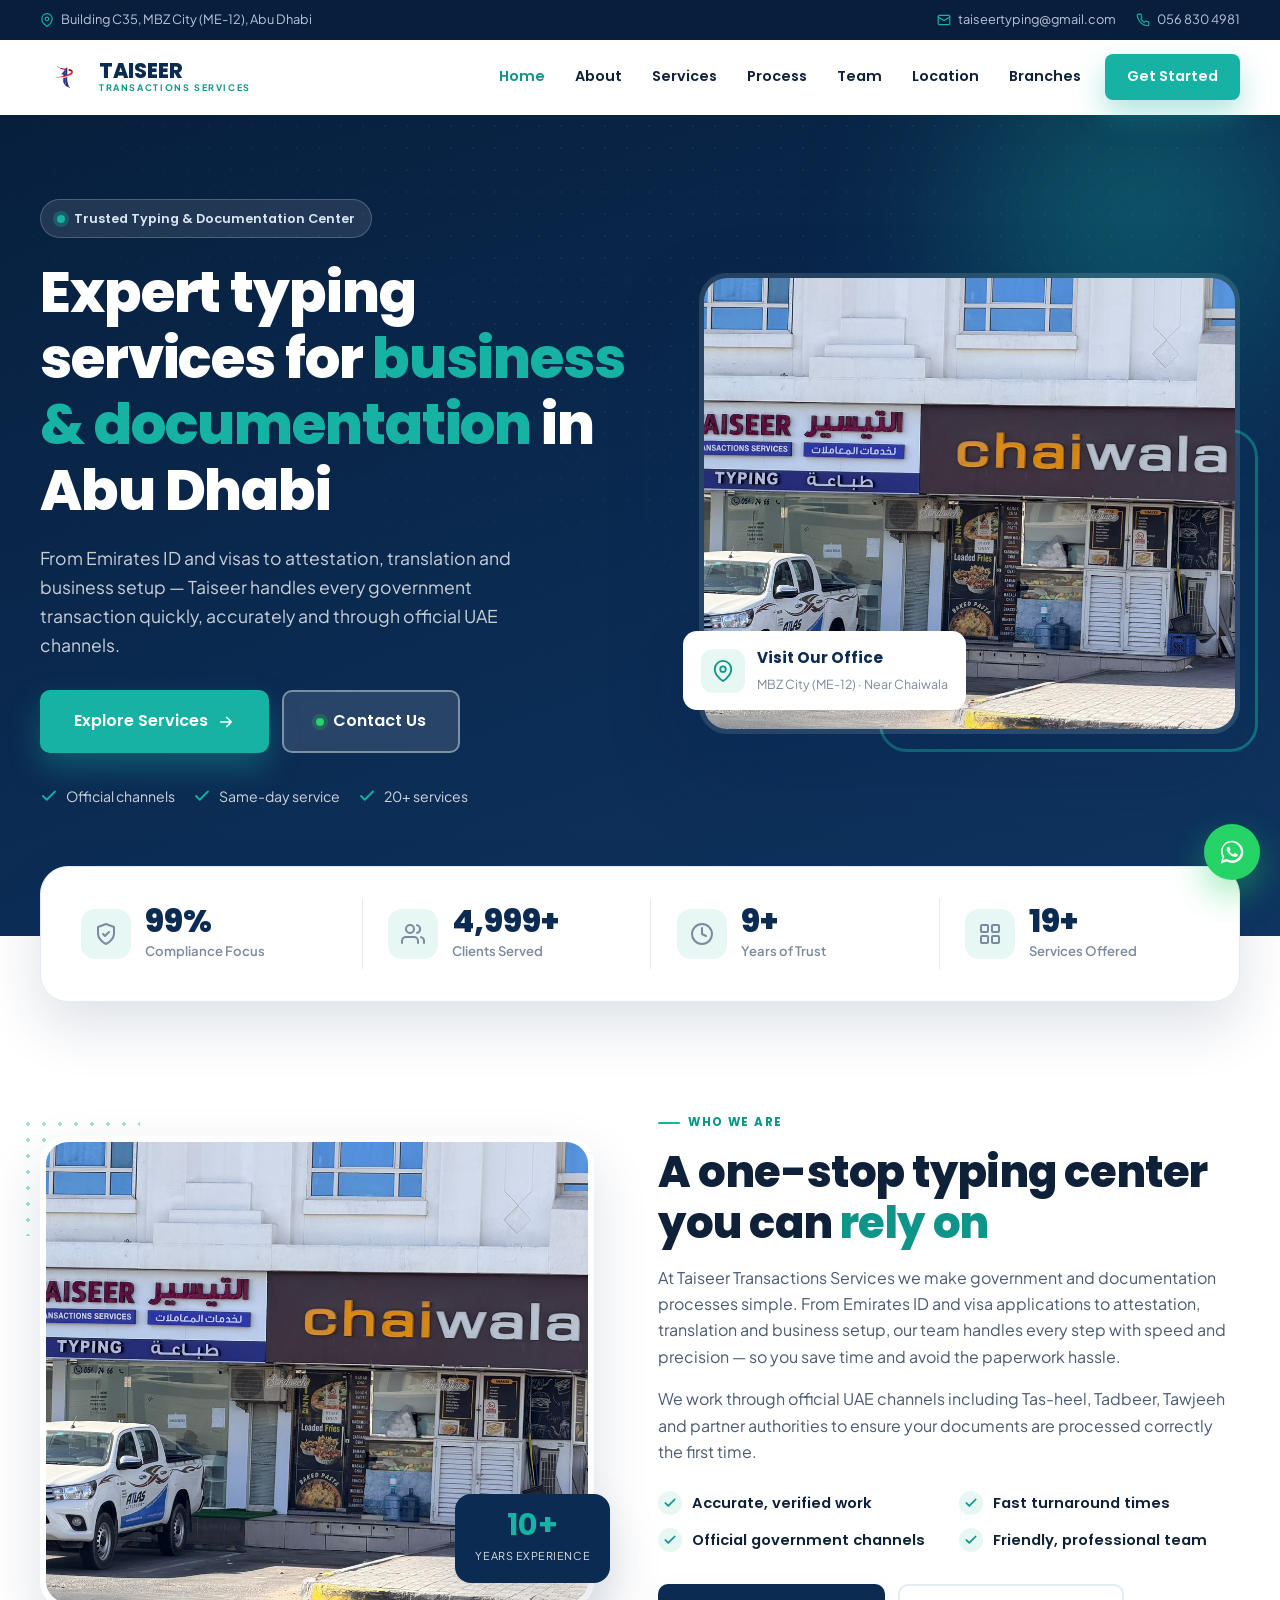
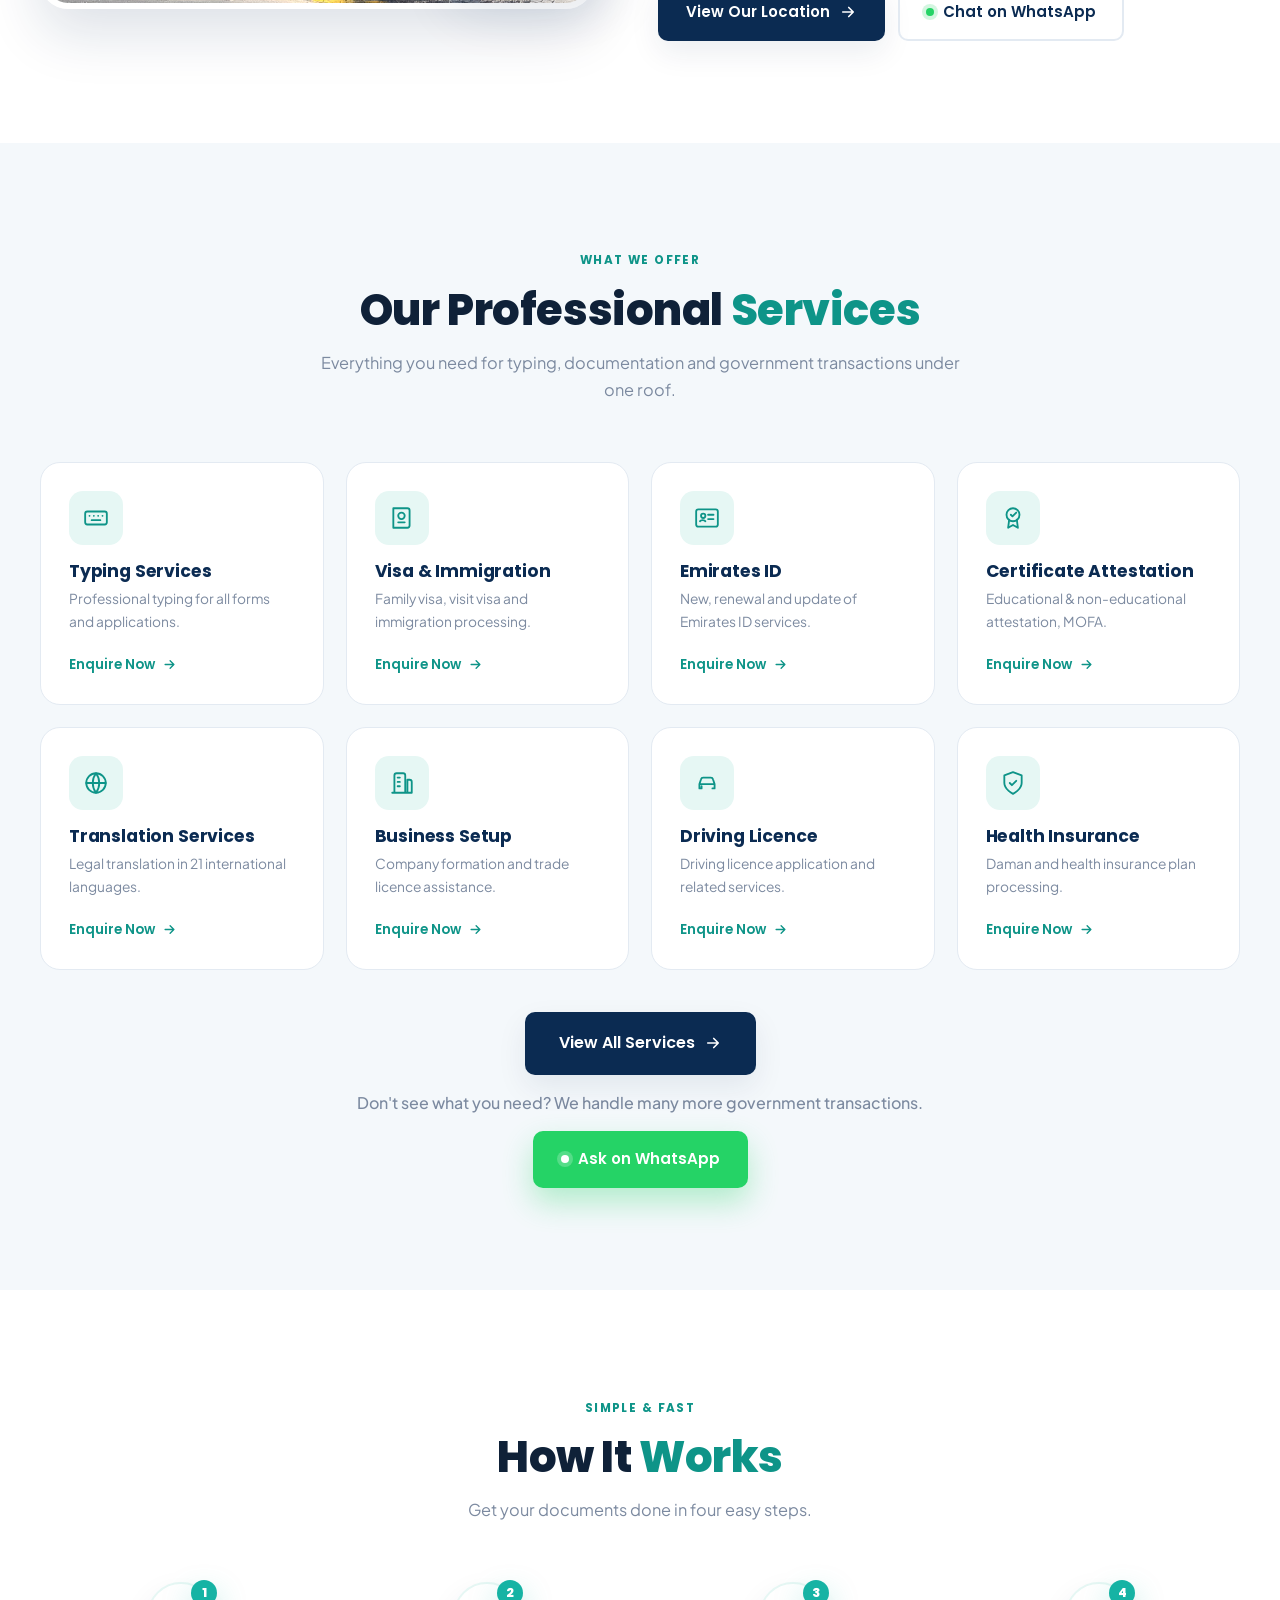
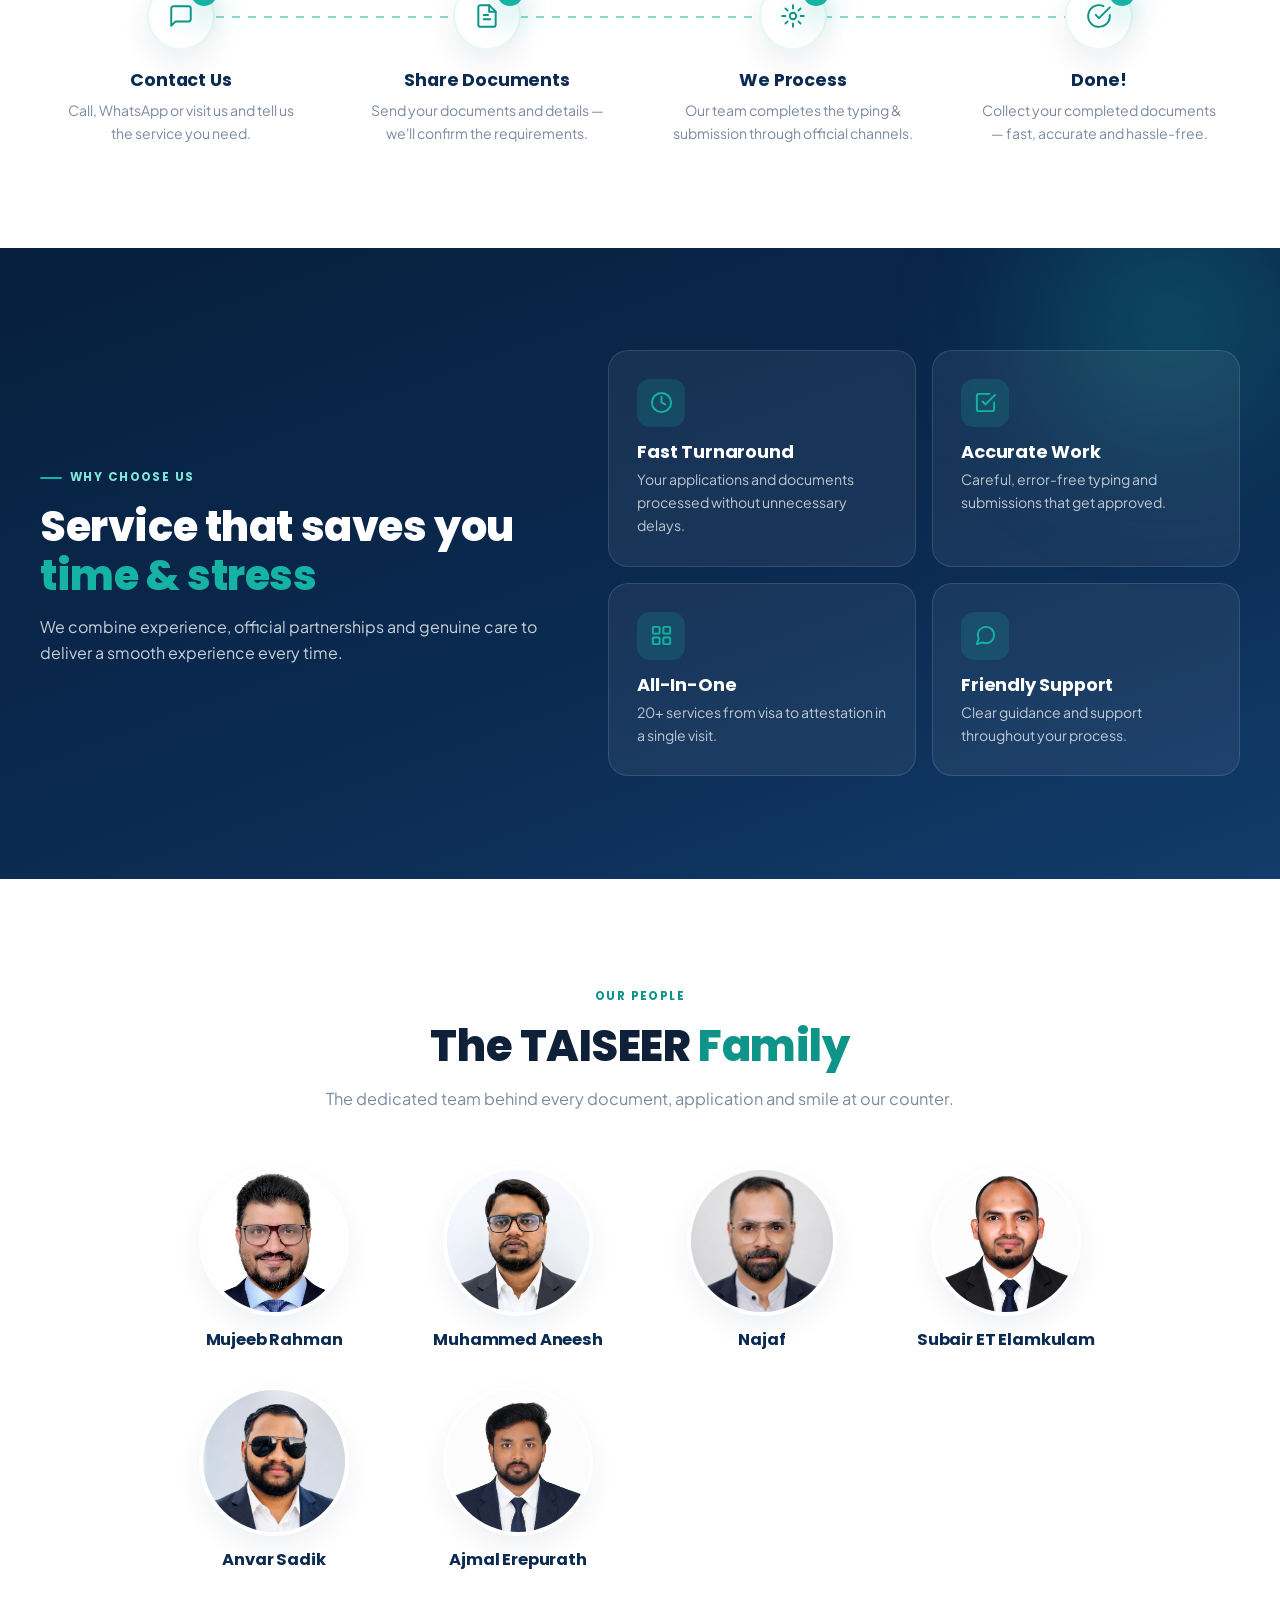
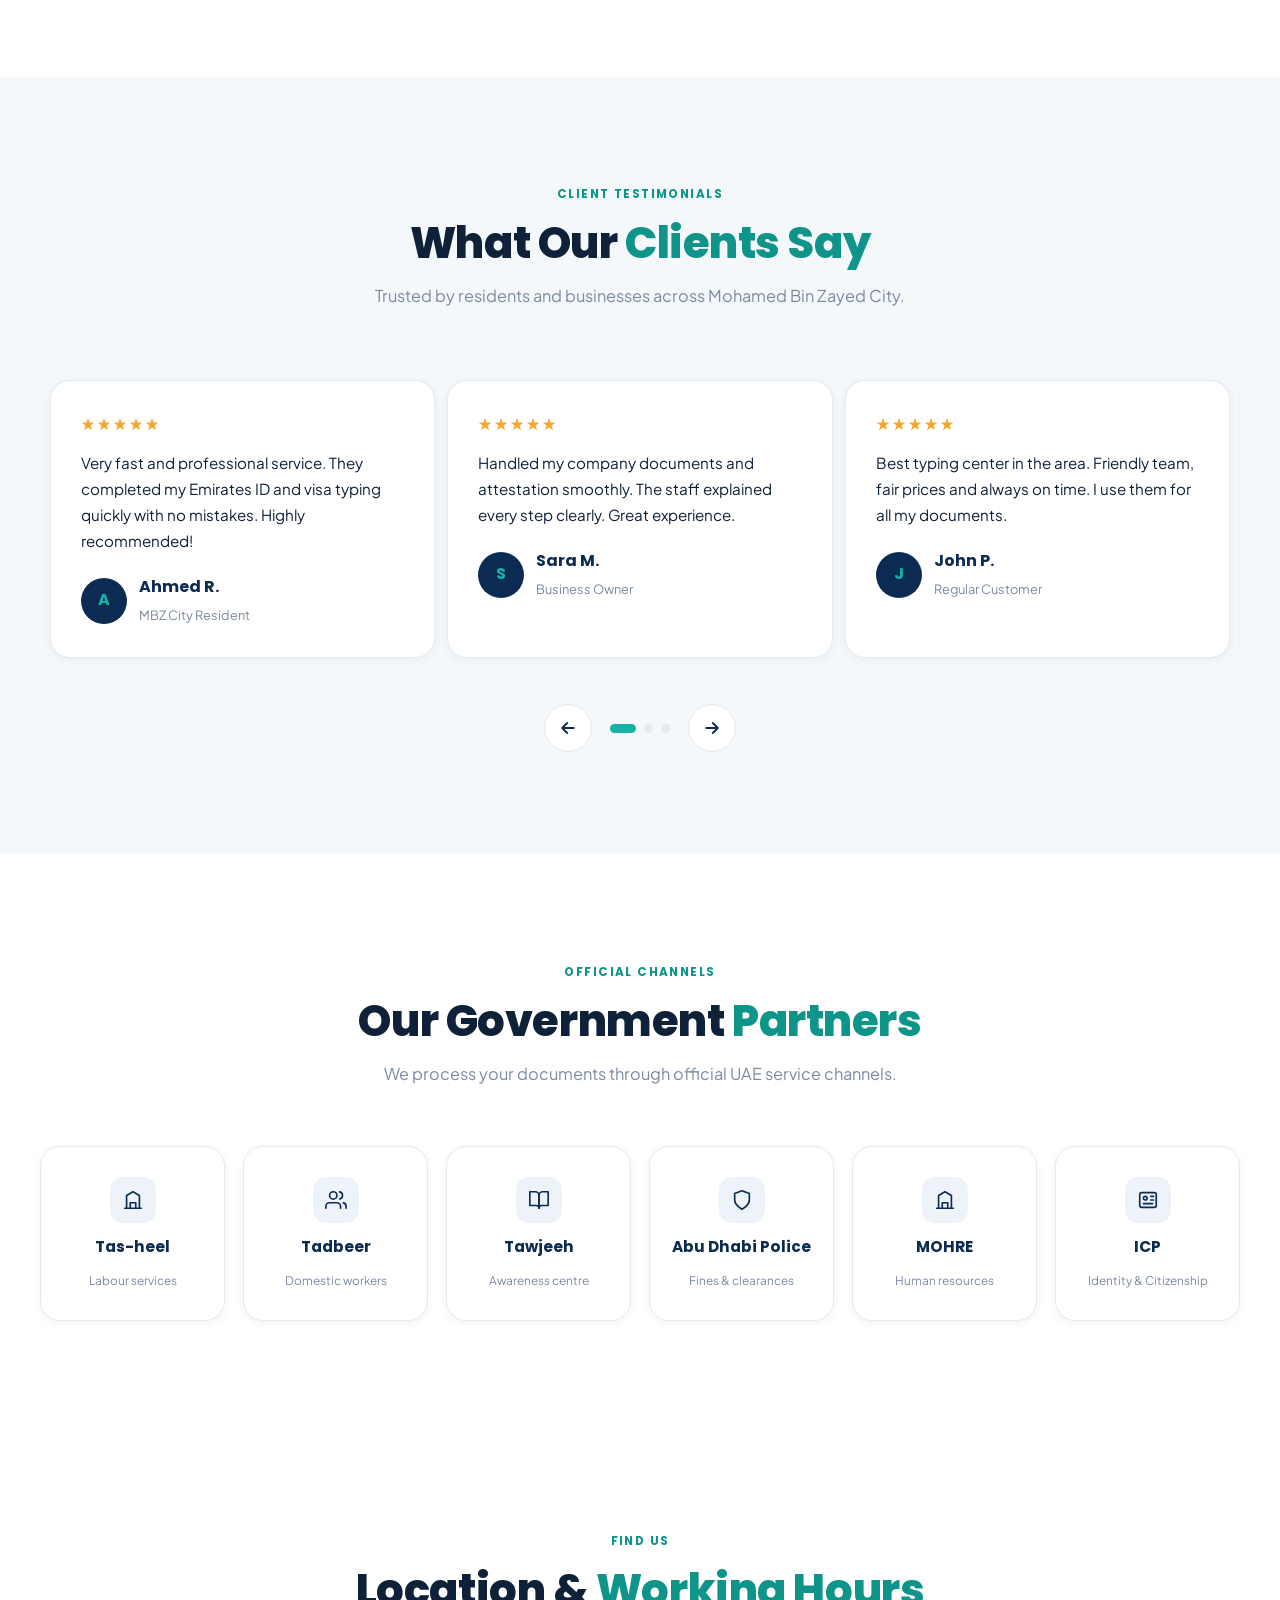
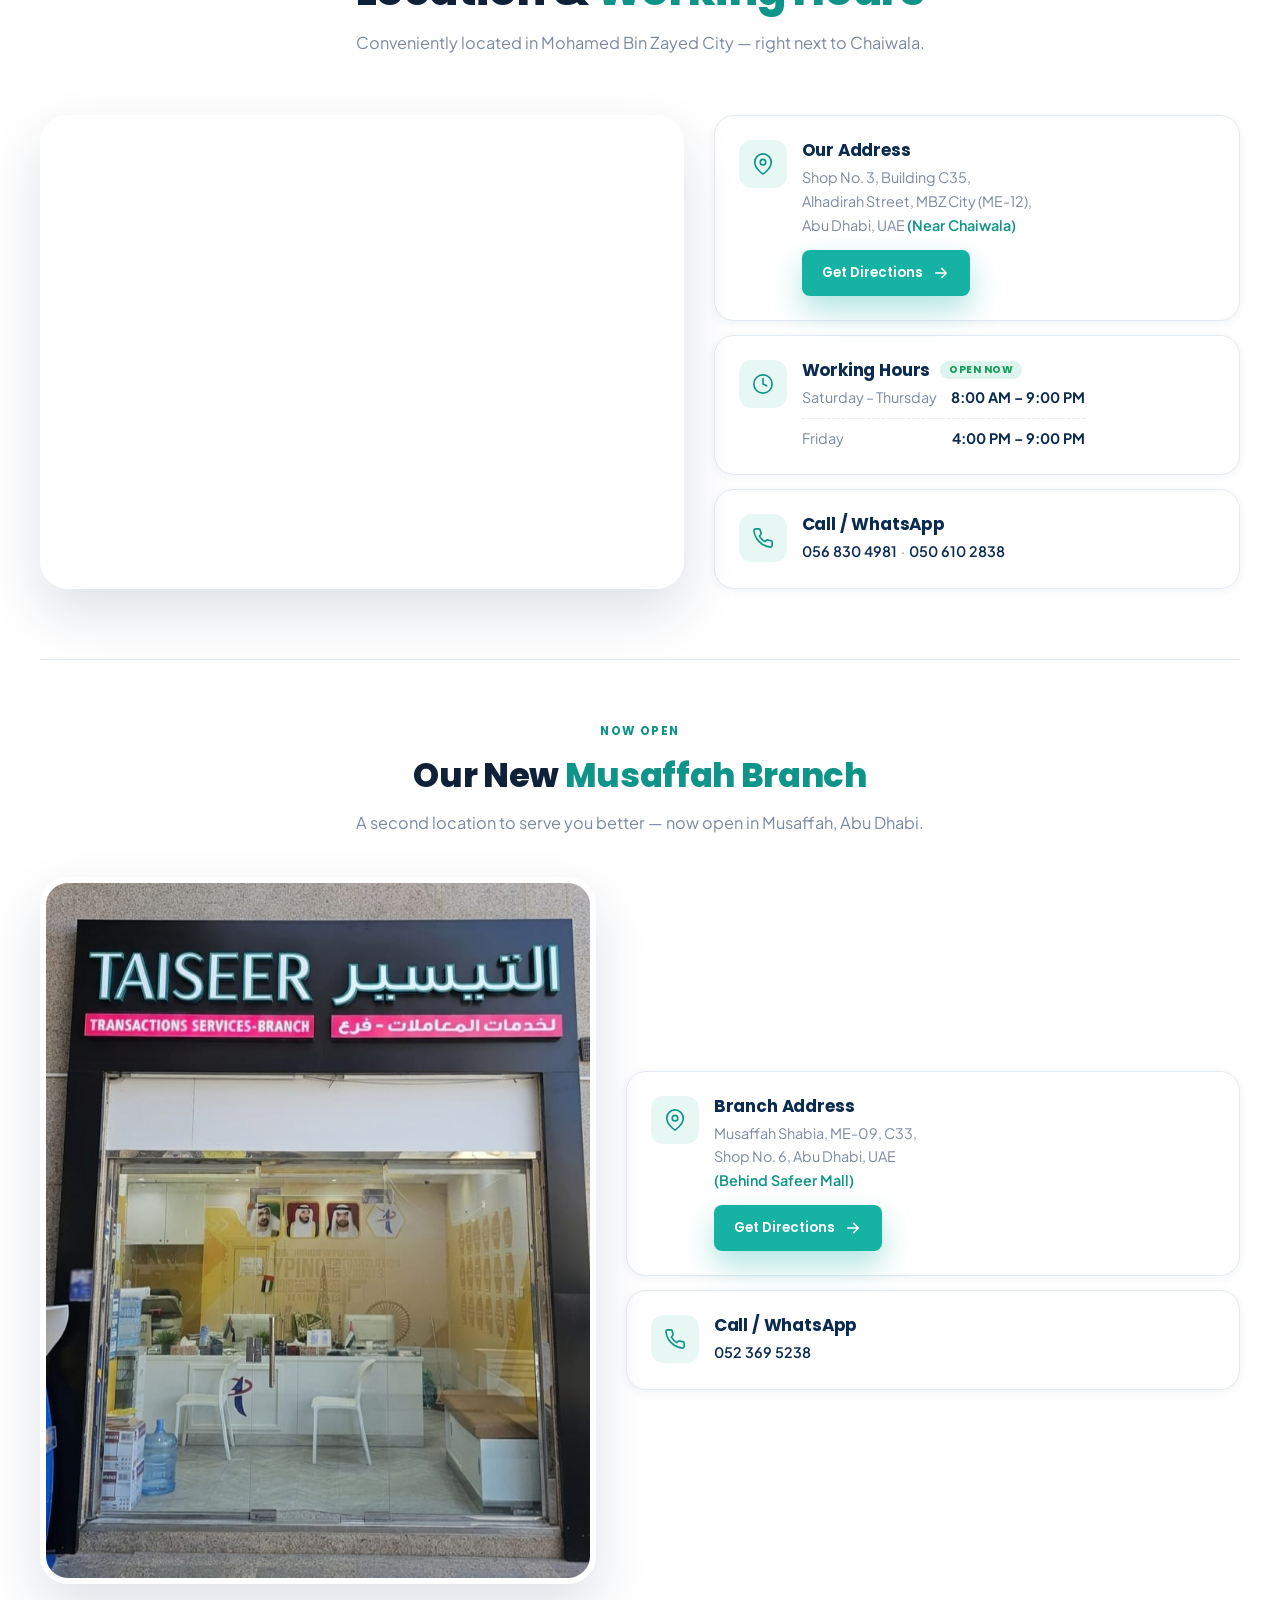
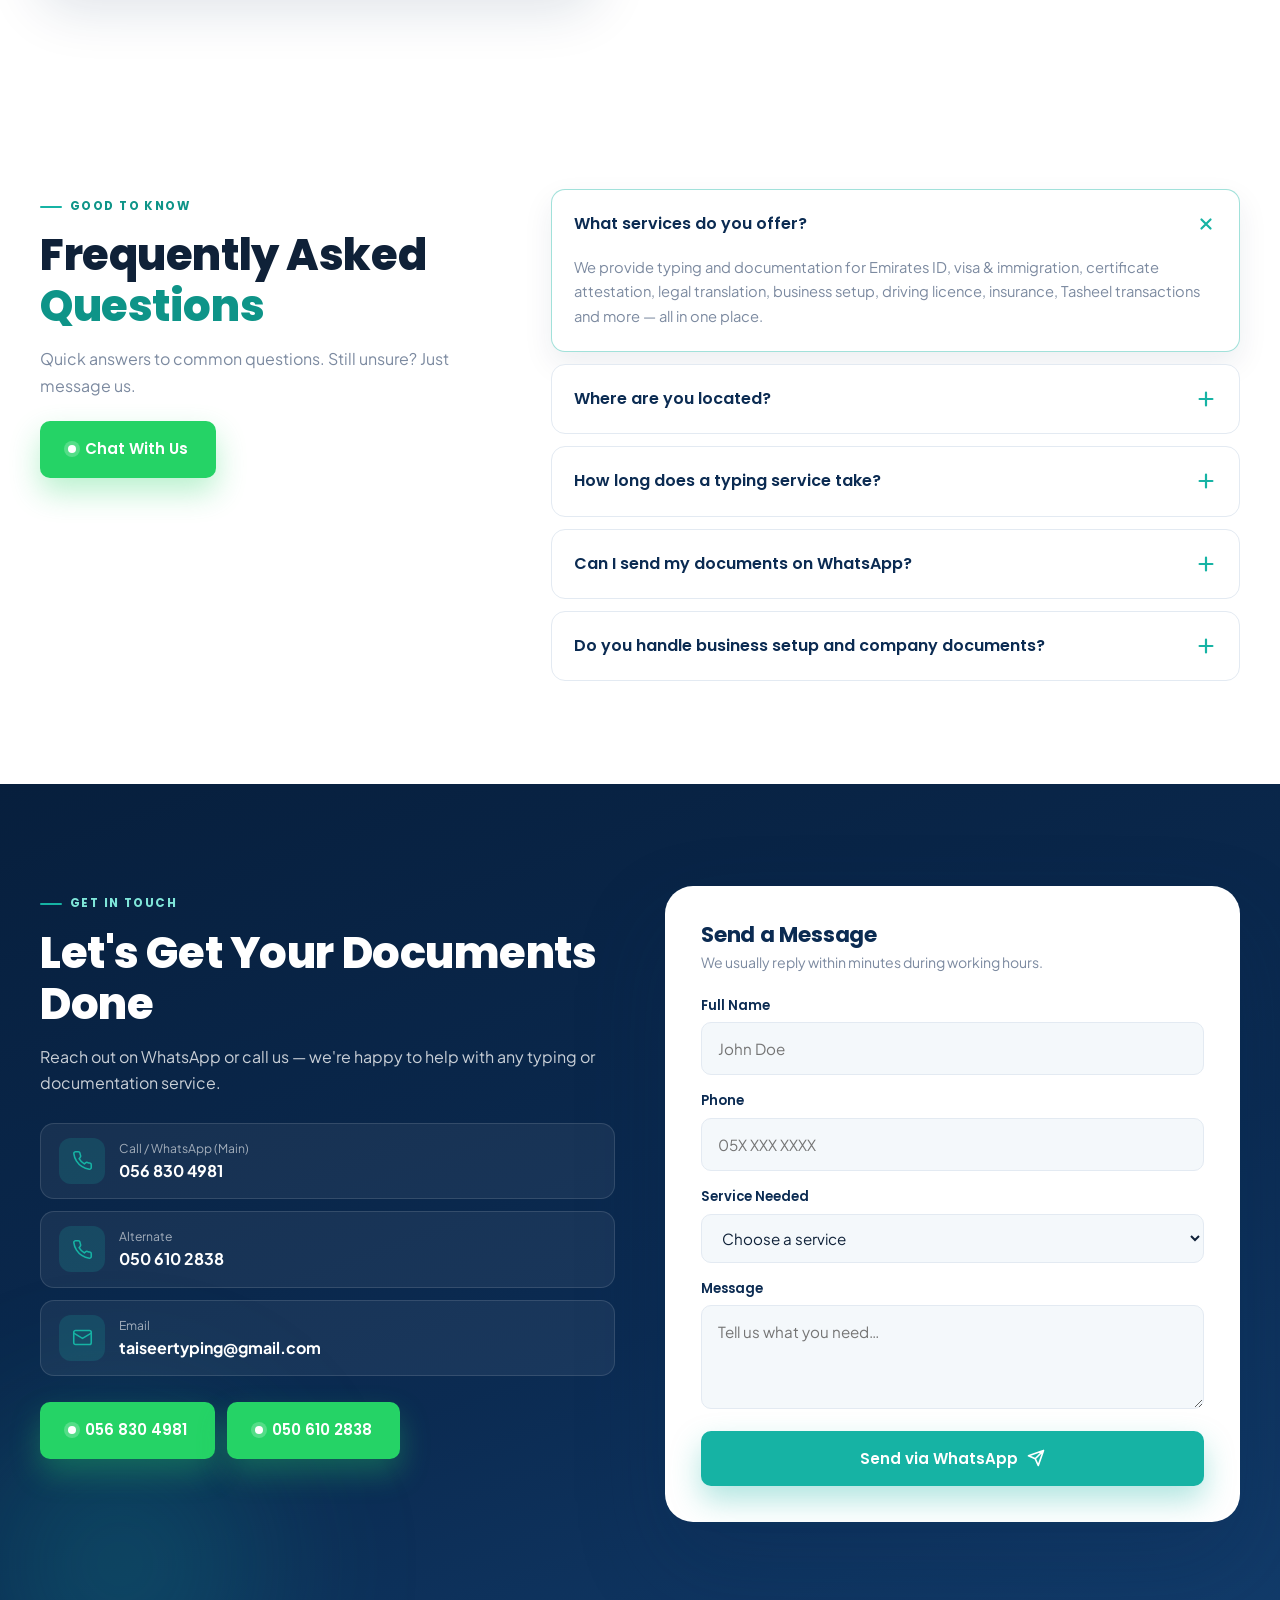
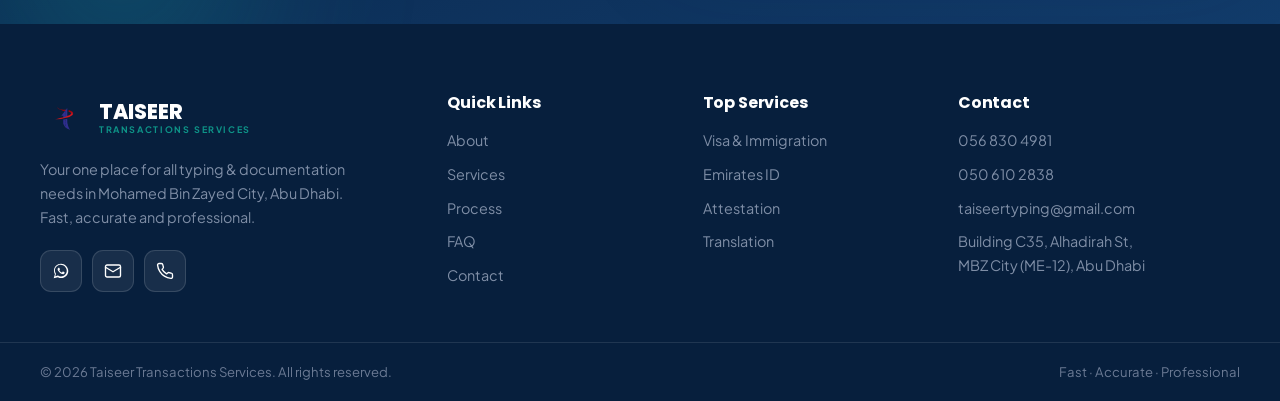
<file: index.html>
<!DOCTYPE html>
<html lang="en">
<head>
  <meta charset="UTF-8" />
  <meta name="viewport" content="width=device-width, initial-scale=1.0" />
  <title>Taiseer Transactions Services | Expert Typing &amp; Documentation in Abu Dhabi (MBZ City)</title>
  <meta name="description" content="Taiseer Transactions Services — professional typing &amp; documentation center in Mohamed Bin Zayed City, Abu Dhabi. Emirates ID, visa &amp; immigration, attestation, translation, business setup and government transactions. Fast, accurate &amp; reliable." />
  <meta name="keywords" content="typing center Abu Dhabi, Taiseer Transactions Services, Mohamed Bin Zayed City typing, Emirates ID, visa services, attestation, translation, Tasheel, business setup UAE" />
  <meta name="theme-color" content="#0b2b52" />
  <link rel="canonical" href="https://taiseertyping.com/" />

  <!-- Search engine directives (site fully open / indexable) -->
  <meta name="robots" content="index, follow, max-image-preview:large, max-snippet:-1, max-video-preview:-1" />
  <meta name="googlebot" content="index, follow" />
  <meta name="author" content="Taiseer Transactions Services" />
  <meta name="publisher" content="Taiseer Transactions Services" />
  <meta name="rating" content="general" />
  <meta name="language" content="English" />

  <!-- Geo / Local SEO -->
  <meta name="geo.region" content="AE-AZ" />
  <meta name="geo.placename" content="Mohamed Bin Zayed City, Abu Dhabi" />
  <meta name="geo.position" content="24.3499;54.5486" />
  <meta name="ICBM" content="24.3499, 54.5486" />

  <!-- Open Graph: Facebook, WhatsApp, LinkedIn, Instagram DM/Story link previews -->
  <meta property="og:type" content="business.business" />
  <meta property="og:site_name" content="Taiseer Transactions Services" />
  <meta property="og:url" content="https://taiseertyping.com/" />
  <meta property="og:title" content="Taiseer Transactions Services — Typing &amp; Documentation in Abu Dhabi" />
  <meta property="og:description" content="Your one place for all typing &amp; documentation needs in Mohamed Bin Zayed City, Abu Dhabi. Emirates ID, visa, attestation, translation &amp; business setup — fast, accurate and professional." />
  <meta property="og:locale" content="en_AE" />
  <meta property="og:image" content="https://taiseertyping.com/assets/shop.png" />
  <meta property="og:image:secure_url" content="https://taiseertyping.com/assets/shop.png" />
  <meta property="og:image:type" content="image/png" />
  <meta property="og:image:width" content="1600" />
  <meta property="og:image:height" content="900" />
  <meta property="og:image:alt" content="Taiseer Transactions Services — typing &amp; documentation center in Mohamed Bin Zayed City, Abu Dhabi" />

  <!-- Twitter / X Card -->
  <meta name="twitter:card" content="summary_large_image" />
  <meta name="twitter:title" content="Taiseer Transactions Services — Typing &amp; Documentation in Abu Dhabi" />
  <meta name="twitter:description" content="Your one place for all typing &amp; documentation needs in Mohamed Bin Zayed City, Abu Dhabi. Fast, accurate and professional." />
  <meta name="twitter:image" content="https://taiseertyping.com/assets/shop.png" />
  <meta name="twitter:image:alt" content="Taiseer Transactions Services — typing &amp; documentation center in Abu Dhabi" />

  <!-- Business contact data (rich messaging previews) -->
  <meta property="business:contact_data:street_address" content="Shop No. 3, Building C35, Alhadirah Street" />
  <meta property="business:contact_data:locality" content="Mohamed Bin Zayed City, Abu Dhabi" />
  <meta property="business:contact_data:region" content="Abu Dhabi" />
  <meta property="business:contact_data:country_name" content="United Arab Emirates" />
  <meta property="business:contact_data:phone_number" content="+971568304981" />
  <meta property="business:contact_data:website" content="https://taiseertyping.com/" />

  <link rel="icon" href="/favicon.ico" sizes="any" />
  <link rel="icon" type="image/png" sizes="48x48" href="/assets/favicon-48.png" />
  <link rel="icon" type="image/png" sizes="96x96" href="/assets/favicon-96.png" />
  <link rel="icon" type="image/png" sizes="192x192" href="/assets/favicon-192.png" />
  <link rel="apple-touch-icon" sizes="180x180" href="/assets/favicon-180.png" />
  <link rel="manifest" href="/site.webmanifest" />
  <link rel="preconnect" href="https://fonts.googleapis.com" />
  <link rel="preconnect" href="https://fonts.gstatic.com" crossorigin />
  <link href="https://fonts.googleapis.com/css2?family=Plus+Jakarta+Sans:wght@400;500;600;700;800&family=Poppins:wght@500;600;700;800&display=swap" rel="stylesheet" />
  <link rel="stylesheet" href="css/corporate.css" />

  <script type="application/ld+json">
  {
    "@context": "https://schema.org",
    "@type": "LocalBusiness",
    "@id": "https://taiseertyping.com/#business",
    "name": "Taiseer Transactions Services",
    "alternateName": "Taiseer Typing",
    "description": "Typing and documentation center offering Emirates ID, visa & immigration, attestation, translation, business setup and government transactions in Abu Dhabi.",
    "image": "https://taiseertyping.com/assets/shop.png",
    "logo": "https://taiseertyping.com/assets/logo.png",
    "telephone": "+971568304981",
    "email": "taiseertyping@gmail.com",
    "url": "https://taiseertyping.com/",
    "hasMap": "https://www.google.com/maps/search/?api=1&query=Taiseer+Transactions+Services+Mohamed+Bin+Zayed+City+Abu+Dhabi",
    "currenciesAccepted": "AED",
    "paymentAccepted": "Cash, Card",
    "address": {
      "@type": "PostalAddress",
      "streetAddress": "Shop No. 3, Building C35, Alhadirah Street",
      "addressLocality": "Mohamed Bin Zayed City (ME-12)",
      "addressRegion": "Abu Dhabi",
      "addressCountry": "AE"
    },
    "geo": {
      "@type": "GeoCoordinates",
      "latitude": 24.3499,
      "longitude": 54.5486
    },
    "areaServed": "Abu Dhabi, United Arab Emirates",
    "openingHoursSpecification": [
      { "@type": "OpeningHoursSpecification", "dayOfWeek": ["Saturday","Sunday","Monday","Tuesday","Wednesday","Thursday"], "opens": "08:00", "closes": "21:00" },
      { "@type": "OpeningHoursSpecification", "dayOfWeek": "Friday", "opens": "16:00", "closes": "21:00" }
    ],
    "priceRange": "$$"
  }
  </script>
</head>
<body>
  <div class="progress" id="progress" aria-hidden="true"></div>

  <!-- Top bar -->
  <div class="topbar">
    <div class="container topbar__inner">
      <span class="topbar__item topbar__item--addr">
        <svg viewBox="0 0 24 24" fill="none" stroke="currentColor" stroke-width="2" stroke-linecap="round" stroke-linejoin="round"><path d="M21 10c0 7-9 13-9 13s-9-6-9-13a9 9 0 0 1 18 0Z"/><circle cx="12" cy="10" r="3"/></svg>
        Building C35, MBZ City (ME-12), Abu Dhabi
      </span>
      <div class="topbar__right">
        <a href="mailto:taiseertyping@gmail.com" class="topbar__item">
          <svg viewBox="0 0 24 24" fill="none" stroke="currentColor" stroke-width="2" stroke-linecap="round" stroke-linejoin="round"><rect x="2" y="4" width="20" height="16" rx="2"/><path d="m22 7-10 6L2 7"/></svg>
          taiseertyping@gmail.com
        </a>
        <a href="tel:+971568304981" class="topbar__item">
          <svg viewBox="0 0 24 24" fill="none" stroke="currentColor" stroke-width="2" stroke-linecap="round" stroke-linejoin="round"><path d="M22 16.9v3a2 2 0 0 1-2.2 2 19.8 19.8 0 0 1-8.6-3.1 19.5 19.5 0 0 1-6-6 19.8 19.8 0 0 1-3.1-8.7A2 2 0 0 1 4.1 2h3a2 2 0 0 1 2 1.7c.1.9.4 1.8.7 2.7a2 2 0 0 1-.5 2.1L8.1 9.9a16 16 0 0 0 6 6l1.4-1.2a2 2 0 0 1 2.1-.5c.9.3 1.8.6 2.7.7a2 2 0 0 1 1.7 2Z"/></svg>
          056 830 4981
        </a>
      </div>
    </div>
  </div>

  <!-- Header -->
  <header class="header" id="header">
    <div class="container header__inner">
      <a href="#home" class="brand" aria-label="Taiseer Transactions Services home">
        <img src="assets/logo.png" alt="Taiseer Transactions Services logo" class="brand__logo" />
        <span class="brand__text"><strong>TAISEER</strong><small>TRANSACTIONS SERVICES</small></span>
      </a>
      <nav class="nav" id="nav">
        <a href="#home" class="nav__link">Home</a>
        <a href="#about" class="nav__link">About</a>
        <a href="#services" class="nav__link">Services</a>
        <a href="#process" class="nav__link">Process</a>
        <a href="#team" class="nav__link">Team</a>
        <a href="#location" class="nav__link">Location</a>
        <a href="branches.html" class="nav__link">Branches</a>
        <a href="#contact" class="nav__link nav__cta">Get Started</a>
      </nav>
      <button class="nav__toggle" id="navToggle" aria-label="Open menu" aria-expanded="false"><span></span><span></span><span></span></button>
    </div>
  </header>

  <!-- Hero -->
  <section class="hero" id="home">
    <div class="hero__pattern" aria-hidden="true"></div>
    <div class="hero__glow" aria-hidden="true"></div>
    <div class="container hero__inner">
      <div class="hero__content reveal">
        <span class="hero__badge"><span class="pip"></span> Trusted Typing &amp; Documentation Center</span>
        <h1 class="hero__title">Expert typing services for <span>business &amp; documentation</span> in Abu Dhabi</h1>
        <p class="hero__text">
          From Emirates ID and visas to attestation, translation and business setup — Taiseer handles every
          government transaction quickly, accurately and through official UAE channels.
        </p>
        <div class="hero__actions">
          <a href="#services" class="btn btn--primary btn--lg">
            Explore Services
            <svg viewBox="0 0 24 24" fill="none" stroke="currentColor" stroke-width="2.2" stroke-linecap="round" stroke-linejoin="round"><path d="M5 12h14M13 6l6 6-6 6"/></svg>
          </a>
          <a href="https://wa.me/971568304981" target="_blank" rel="noopener" class="btn btn--light btn--lg"><span class="wa-dot"></span> Contact Us</a>
        </div>
        <div class="hero__mini">
          <span><svg viewBox="0 0 24 24" fill="none" stroke="currentColor" stroke-width="2.4" stroke-linecap="round" stroke-linejoin="round"><path d="M20 6 9 17l-5-5"/></svg> Official channels</span>
          <span><svg viewBox="0 0 24 24" fill="none" stroke="currentColor" stroke-width="2.4" stroke-linecap="round" stroke-linejoin="round"><path d="M20 6 9 17l-5-5"/></svg> Same-day service</span>
          <span><svg viewBox="0 0 24 24" fill="none" stroke="currentColor" stroke-width="2.4" stroke-linecap="round" stroke-linejoin="round"><path d="M20 6 9 17l-5-5"/></svg> 20+ services</span>
        </div>
      </div>

      <div class="hero__media reveal" data-delay="1">
        <div class="hero__accent" aria-hidden="true"></div>
        <div class="hero__photo">
          <img src="assets/shop.png" alt="Taiseer Transactions Services office in Mohamed Bin Zayed City, Abu Dhabi" />
        </div>
        <div class="hero__chip">
          <span class="hero__chip-ico"><svg viewBox="0 0 24 24" fill="none" stroke="currentColor" stroke-width="2" stroke-linecap="round" stroke-linejoin="round"><path d="M21 10c0 7-9 13-9 13s-9-6-9-13a9 9 0 0 1 18 0Z"/><circle cx="12" cy="10" r="3"/></svg></span>
          <div><strong>Visit Our Office</strong><small>MBZ City (ME-12) · Near Chaiwala</small></div>
        </div>
      </div>
    </div>
  </section>

  <!-- Metrics band -->
  <div class="container">
    <div class="metrics reveal">
      <div class="metrics__grid">
        <div class="metric">
          <span class="metric__ico"><svg viewBox="0 0 24 24" fill="none" stroke="currentColor" stroke-width="2" stroke-linecap="round" stroke-linejoin="round"><path d="M12 22s8-4 8-10V5l-8-3-8 3v7c0 6 8 10 8 10Z"/><path d="m9 12 2 2 4-4"/></svg></span>
          <div><strong data-count="100" data-suffix="%">0</strong><span>Compliance Focus</span></div>
        </div>
        <div class="metric">
          <span class="metric__ico"><svg viewBox="0 0 24 24" fill="none" stroke="currentColor" stroke-width="2" stroke-linecap="round" stroke-linejoin="round"><path d="M17 21v-2a4 4 0 0 0-4-4H5a4 4 0 0 0-4 4v2"/><circle cx="9" cy="7" r="4"/><path d="M23 21v-2a4 4 0 0 0-3-3.9M16 3.1a4 4 0 0 1 0 7.8"/></svg></span>
          <div><strong data-count="5000" data-suffix="+">0</strong><span>Clients Served</span></div>
        </div>
        <div class="metric">
          <span class="metric__ico"><svg viewBox="0 0 24 24" fill="none" stroke="currentColor" stroke-width="2" stroke-linecap="round" stroke-linejoin="round"><circle cx="12" cy="12" r="10"/><path d="M12 6v6l4 2"/></svg></span>
          <div><strong data-count="10" data-suffix="+">0</strong><span>Years of Trust</span></div>
        </div>
        <div class="metric">
          <span class="metric__ico"><svg viewBox="0 0 24 24" fill="none" stroke="currentColor" stroke-width="2" stroke-linecap="round" stroke-linejoin="round"><rect x="3" y="3" width="7" height="7" rx="1"/><rect x="14" y="3" width="7" height="7" rx="1"/><rect x="3" y="14" width="7" height="7" rx="1"/><rect x="14" y="14" width="7" height="7" rx="1"/></svg></span>
          <div><strong data-count="20" data-suffix="+">0</strong><span>Services Offered</span></div>
        </div>
      </div>
    </div>
  </div>

  <!-- About -->
  <section class="about section" id="about">
    <div class="container about__inner">
      <div class="about__media reveal">
        <div class="about__dots" aria-hidden="true"></div>
        <div class="about__frame">
          <img src="assets/shop.png" alt="Taiseer Transactions Services shop front, next to Chaiwala in MBZ City" loading="lazy" />
        </div>
        <div class="about__stat"><strong>10+</strong><span>Years Experience</span></div>
      </div>
      <div class="about__content reveal" data-delay="1">
        <span class="eyebrow">Who We Are</span>
        <h2 class="section__title" style="text-align:left">A one-stop typing center you can <span class="teal">rely on</span></h2>
        <p>At Taiseer Transactions Services we make government and documentation processes simple. From Emirates ID and visa applications to attestation, translation and business setup, our team handles every step with speed and precision — so you save time and avoid the paperwork hassle.</p>
        <p>We work through official UAE channels including Tas-heel, Tadbeer, Tawjeeh and partner authorities to ensure your documents are processed correctly the first time.</p>
        <ul class="about__checks">
          <li><span class="ck"><svg viewBox="0 0 24 24" fill="none" stroke="currentColor" stroke-width="3" stroke-linecap="round" stroke-linejoin="round"><path d="M20 6 9 17l-5-5"/></svg></span> Accurate, verified work</li>
          <li><span class="ck"><svg viewBox="0 0 24 24" fill="none" stroke="currentColor" stroke-width="3" stroke-linecap="round" stroke-linejoin="round"><path d="M20 6 9 17l-5-5"/></svg></span> Fast turnaround times</li>
          <li><span class="ck"><svg viewBox="0 0 24 24" fill="none" stroke="currentColor" stroke-width="3" stroke-linecap="round" stroke-linejoin="round"><path d="M20 6 9 17l-5-5"/></svg></span> Official government channels</li>
          <li><span class="ck"><svg viewBox="0 0 24 24" fill="none" stroke="currentColor" stroke-width="3" stroke-linecap="round" stroke-linejoin="round"><path d="M20 6 9 17l-5-5"/></svg></span> Friendly, professional team</li>
        </ul>
        <div class="about__cta">
          <a href="#location" class="btn btn--navy">
            View Our Location
            <svg viewBox="0 0 24 24" fill="none" stroke="currentColor" stroke-width="2.2" stroke-linecap="round" stroke-linejoin="round"><path d="M5 12h14M13 6l6 6-6 6"/></svg>
          </a>
          <a href="https://wa.me/971568304981" target="_blank" rel="noopener" class="btn btn--outline"><span class="wa-dot"></span> Chat on WhatsApp</a>
        </div>
      </div>
    </div>
  </section>

  <!-- Services -->
  <section class="services section" id="services">
    <div class="container">
      <div class="section__head reveal">
        <span class="eyebrow eyebrow--center">What We Offer</span>
        <h2 class="section__title">Our Professional <span class="teal">Services</span></h2>
        <p class="section__sub">Everything you need for typing, documentation and government transactions under one roof.</p>
      </div>
      <div class="services__grid" id="servicesGrid" data-limit="8"><!-- injected by JS --></div>
      <div class="services__cta reveal">
        <a href="services.html" class="btn btn--navy btn--lg">
          View All Services
          <svg viewBox="0 0 24 24" fill="none" stroke="currentColor" stroke-width="2.2" stroke-linecap="round" stroke-linejoin="round"><path d="M5 12h14M13 6l6 6-6 6"/></svg>
        </a>
        <p>Don't see what you need? We handle many more government transactions.</p>
        <a href="https://wa.me/971568304981" target="_blank" rel="noopener" class="btn btn--wa"><span class="wa-dot"></span> Ask on WhatsApp</a>
      </div>
    </div>
  </section>

  <!-- Process -->
  <section class="process section" id="process">
    <div class="container">
      <div class="section__head reveal">
        <span class="eyebrow eyebrow--center">Simple &amp; Fast</span>
        <h2 class="section__title">How It <span class="teal">Works</span></h2>
        <p class="section__sub">Get your documents done in four easy steps.</p>
      </div>
      <div class="process__grid">
        <div class="pstep reveal">
          <span class="pstep__num"><span>1</span><span class="pstep__ico"><svg viewBox="0 0 24 24" fill="none" stroke="currentColor" stroke-width="1.8" stroke-linecap="round" stroke-linejoin="round"><path d="M21 15a2 2 0 0 1-2 2H7l-4 4V5a2 2 0 0 1 2-2h14a2 2 0 0 1 2 2Z"/></svg></span></span>
          <h4>Contact Us</h4><p>Call, WhatsApp or visit us and tell us the service you need.</p>
        </div>
        <div class="pstep reveal" data-delay="1">
          <span class="pstep__num"><span>2</span><span class="pstep__ico"><svg viewBox="0 0 24 24" fill="none" stroke="currentColor" stroke-width="1.8" stroke-linecap="round" stroke-linejoin="round"><path d="M14 2H6a2 2 0 0 0-2 2v16a2 2 0 0 0 2 2h12a2 2 0 0 0 2-2V8z"/><path d="M14 2v6h6M9 15h6M9 11h4"/></svg></span></span>
          <h4>Share Documents</h4><p>Send your documents and details — we'll confirm the requirements.</p>
        </div>
        <div class="pstep reveal" data-delay="2">
          <span class="pstep__num"><span>3</span><span class="pstep__ico"><svg viewBox="0 0 24 24" fill="none" stroke="currentColor" stroke-width="1.8" stroke-linecap="round" stroke-linejoin="round"><circle cx="12" cy="12" r="3"/><path d="M12 2v3M12 19v3M2 12h3M19 12h3M5 5l2 2M17 17l2 2M19 5l-2 2M7 17l-2 2"/></svg></span></span>
          <h4>We Process</h4><p>Our team completes the typing &amp; submission through official channels.</p>
        </div>
        <div class="pstep reveal" data-delay="3">
          <span class="pstep__num"><span>4</span><span class="pstep__ico"><svg viewBox="0 0 24 24" fill="none" stroke="currentColor" stroke-width="1.8" stroke-linecap="round" stroke-linejoin="round"><path d="M22 11.1V12a10 10 0 1 1-5.9-9.1"/><path d="M22 4 12 14.01l-3-3"/></svg></span></span>
          <h4>Done!</h4><p>Collect your completed documents — fast, accurate and hassle-free.</p>
        </div>
      </div>
    </div>
  </section>

  <!-- Why -->
  <section class="why section" id="why">
    <div class="container why__inner">
      <div class="why__content reveal">
        <span class="eyebrow eyebrow--light">Why Choose Us</span>
        <h2 class="why__title">Service that saves you <span>time &amp; stress</span></h2>
        <p class="why__lead">We combine experience, official partnerships and genuine care to deliver a smooth experience every time.</p>
      </div>
      <div class="why__grid">
        <div class="why__item reveal"><span class="why__ico"><svg viewBox="0 0 24 24" fill="none" stroke="currentColor" stroke-width="2" stroke-linecap="round" stroke-linejoin="round"><circle cx="12" cy="12" r="10"/><path d="M12 6v6l4 2"/></svg></span><h4>Fast Turnaround</h4><p>Your applications and documents processed without unnecessary delays.</p></div>
        <div class="why__item reveal" data-delay="1"><span class="why__ico"><svg viewBox="0 0 24 24" fill="none" stroke="currentColor" stroke-width="2" stroke-linecap="round" stroke-linejoin="round"><path d="m9 11 3 3L22 4"/><path d="M21 12v7a2 2 0 0 1-2 2H5a2 2 0 0 1-2-2V5a2 2 0 0 1 2-2h11"/></svg></span><h4>Accurate Work</h4><p>Careful, error-free typing and submissions that get approved.</p></div>
        <div class="why__item reveal" data-delay="2"><span class="why__ico"><svg viewBox="0 0 24 24" fill="none" stroke="currentColor" stroke-width="2" stroke-linecap="round" stroke-linejoin="round"><rect x="3" y="3" width="7" height="7" rx="1"/><rect x="14" y="3" width="7" height="7" rx="1"/><rect x="3" y="14" width="7" height="7" rx="1"/><rect x="14" y="14" width="7" height="7" rx="1"/></svg></span><h4>All-In-One</h4><p>20+ services from visa to attestation in a single visit.</p></div>
        <div class="why__item reveal" data-delay="3"><span class="why__ico"><svg viewBox="0 0 24 24" fill="none" stroke="currentColor" stroke-width="2" stroke-linecap="round" stroke-linejoin="round"><path d="M21 11.5a8.4 8.4 0 0 1-.9 3.8 8.5 8.5 0 0 1-7.6 4.7 8.4 8.4 0 0 1-3.8-.9L3 21l1.9-5.7a8.4 8.4 0 0 1-.9-3.8 8.5 8.5 0 0 1 4.7-7.6 8.4 8.4 0 0 1 3.8-.9h.5a8.5 8.5 0 0 1 8 8v.5Z"/></svg></span><h4>Friendly Support</h4><p>Clear guidance and support throughout your process.</p></div>
      </div>
    </div>
  </section>

  <!-- Team / Taiseer Family -->
  <section class="team section" id="team">
    <div class="container">
      <div class="section__head reveal">
        <span class="eyebrow eyebrow--center">Our People</span>
        <h2 class="section__title">The TAISEER <span class="teal">Family</span></h2>
        <p class="section__sub">The dedicated team behind every document, application and smile at our counter.</p>
      </div>
      <div class="team__grid">
        <figure class="tmember reveal">
          <div class="tmember__photo"><img src="assets/team/Mujeeb%20Rahman.jpeg" alt="Mujeeb Rahman" loading="lazy" width="300" height="300" /></div>
          <figcaption class="tmember__name">Mujeeb Rahman</figcaption>
        </figure>
        <figure class="tmember reveal">
          <div class="tmember__photo"><img src="assets/team/Muhammed%20Aneesh.jpeg" alt="Muhammed Aneesh" loading="lazy" width="300" height="300" /></div>
          <figcaption class="tmember__name">Muhammed Aneesh</figcaption>
        </figure>
        <figure class="tmember reveal" data-delay="1">
          <div class="tmember__photo"><img src="assets/team/Najaf.jpeg" alt="Najaf" loading="lazy" width="300" height="300" /></div>
          <figcaption class="tmember__name">Najaf</figcaption>
        </figure>
        <figure class="tmember reveal" data-delay="2">
          <div class="tmember__photo"><img src="assets/team/Subair%20ET%20Elamkulam.jpeg" alt="Subair ET Elamkulam" loading="lazy" width="300" height="300" /></div>
          <figcaption class="tmember__name">Subair ET Elamkulam</figcaption>
        </figure>
        <figure class="tmember reveal" data-delay="3">
          <div class="tmember__photo"><img src="assets/team/Anvar%20Sadik.jpeg" alt="Anvar Sadik" loading="lazy" width="300" height="300" /></div>
          <figcaption class="tmember__name">Anvar Sadik</figcaption>
        </figure>
        <figure class="tmember reveal">
          <div class="tmember__photo"><img src="assets/team/Ajmal%20Erepurath.jpeg" alt="Ajmal Erepurath" loading="lazy" width="300" height="300" /></div>
          <figcaption class="tmember__name">Ajmal Erepurath</figcaption>
        </figure>
      </div>
    </div>
  </section>

  <!-- Reviews -->
  <section class="reviews section" id="reviews">
    <div class="container">
      <div class="section__head reveal">
        <span class="eyebrow eyebrow--center">Client Testimonials</span>
        <h2 class="section__title">What Our <span class="teal">Clients Say</span></h2>
        <p class="section__sub">Trusted by residents and businesses across Mohamed Bin Zayed City.</p>
      </div>
      <div class="reviews__viewport reveal">
        <div class="reviews__track" id="reviewsTrack">
          <figure class="review"><div class="review__inner"><div class="review__stars">★★★★★</div><blockquote>Very fast and professional service. They completed my Emirates ID and visa typing quickly with no mistakes. Highly recommended!</blockquote><figcaption><span class="review__avatar">A</span><div><strong>Ahmed R.</strong><small>MBZ City Resident</small></div></figcaption></div></figure>
          <figure class="review"><div class="review__inner"><div class="review__stars">★★★★★</div><blockquote>Handled my company documents and attestation smoothly. The staff explained every step clearly. Great experience.</blockquote><figcaption><span class="review__avatar">S</span><div><strong>Sara M.</strong><small>Business Owner</small></div></figcaption></div></figure>
          <figure class="review"><div class="review__inner"><div class="review__stars">★★★★★</div><blockquote>Best typing center in the area. Friendly team, fair prices and always on time. I use them for all my documents.</blockquote><figcaption><span class="review__avatar">J</span><div><strong>John P.</strong><small>Regular Customer</small></div></figcaption></div></figure>
          <figure class="review"><div class="review__inner"><div class="review__stars">★★★★★</div><blockquote>Got my family visa done without any stress. They kept me updated at every stage. Truly reliable people.</blockquote><figcaption><span class="review__avatar">M</span><div><strong>Mariam K.</strong><small>MBZ City Resident</small></div></figcaption></div></figure>
          <figure class="review"><div class="review__inner"><div class="review__stars">★★★★★</div><blockquote>Excellent translation service in multiple languages. Accurate, quick and very reasonably priced. Thank you!</blockquote><figcaption><span class="review__avatar">R</span><div><strong>Rahul V.</strong><small>Regular Customer</small></div></figcaption></div></figure>
        </div>
      </div>
      <div class="reviews__nav reveal">
        <button class="reviews__arrow" id="revPrev" aria-label="Previous review"><svg viewBox="0 0 24 24" fill="none" stroke="currentColor" stroke-width="2.2" stroke-linecap="round" stroke-linejoin="round"><path d="M19 12H5M11 18l-6-6 6-6"/></svg></button>
        <div class="reviews__dots" id="revDots"></div>
        <button class="reviews__arrow" id="revNext" aria-label="Next review"><svg viewBox="0 0 24 24" fill="none" stroke="currentColor" stroke-width="2.2" stroke-linecap="round" stroke-linejoin="round"><path d="M5 12h14M13 6l6 6-6 6"/></svg></button>
      </div>
    </div>
  </section>

  <!-- Partners -->
  <section class="partners section" id="partners">
    <div class="container">
      <div class="section__head reveal">
        <span class="eyebrow eyebrow--center">Official Channels</span>
        <h2 class="section__title">Our Government <span class="teal">Partners</span></h2>
        <p class="section__sub">We process your documents through official UAE service channels.</p>
      </div>
      <div class="partners__grid">
        <div class="partner reveal"><span class="partner__ico"><svg viewBox="0 0 24 24" fill="none" stroke="currentColor" stroke-width="1.8" stroke-linecap="round" stroke-linejoin="round"><path d="M3 21h18M5 21V7l7-4 7 4v14M9 21v-6h6v6"/></svg></span><strong>Tas-heel</strong><small>Labour services</small></div>
        <div class="partner reveal" data-delay="1"><span class="partner__ico"><svg viewBox="0 0 24 24" fill="none" stroke="currentColor" stroke-width="1.8" stroke-linecap="round" stroke-linejoin="round"><path d="M17 21v-2a4 4 0 0 0-4-4H5a4 4 0 0 0-4 4v2"/><circle cx="9" cy="7" r="4"/><path d="M23 21v-2a4 4 0 0 0-3-3.9M16 3.1a4 4 0 0 1 0 7.8"/></svg></span><strong>Tadbeer</strong><small>Domestic workers</small></div>
        <div class="partner reveal" data-delay="2"><span class="partner__ico"><svg viewBox="0 0 24 24" fill="none" stroke="currentColor" stroke-width="1.8" stroke-linecap="round" stroke-linejoin="round"><path d="M2 3h6a4 4 0 0 1 4 4v14a3 3 0 0 0-3-3H2Z"/><path d="M22 3h-6a4 4 0 0 0-4 4v14a3 3 0 0 1 3-3h7Z"/></svg></span><strong>Tawjeeh</strong><small>Awareness centre</small></div>
        <div class="partner reveal"><span class="partner__ico"><svg viewBox="0 0 24 24" fill="none" stroke="currentColor" stroke-width="1.8" stroke-linecap="round" stroke-linejoin="round"><path d="M12 22s8-4 8-10V5l-8-3-8 3v7c0 6 8 10 8 10Z"/></svg></span><strong>Abu Dhabi Police</strong><small>Fines &amp; clearances</small></div>
        <div class="partner reveal" data-delay="1"><span class="partner__ico"><svg viewBox="0 0 24 24" fill="none" stroke="currentColor" stroke-width="1.8" stroke-linecap="round" stroke-linejoin="round"><path d="M3 21h18M5 21V7l7-4 7 4v14M9 21v-6h6v6"/></svg></span><strong>MOHRE</strong><small>Human resources</small></div>
        <div class="partner reveal" data-delay="2"><span class="partner__ico"><svg viewBox="0 0 24 24" fill="none" stroke="currentColor" stroke-width="1.8" stroke-linecap="round" stroke-linejoin="round"><rect x="3" y="4" width="18" height="16" rx="2"/><circle cx="9" cy="10" r="2"/><path d="M15 8h3M15 12h3M7 16h10"/></svg></span><strong>ICP</strong><small>Identity &amp; Citizenship</small></div>
      </div>
    </div>
  </section>

  <!-- Location -->
  <section class="location section" id="location">
    <div class="container">
      <div class="section__head reveal">
        <span class="eyebrow eyebrow--center">Find Us</span>
        <h2 class="section__title">Location &amp; <span class="teal">Working Hours</span></h2>
        <p class="section__sub">Conveniently located in Mohamed Bin Zayed City — right next to Chaiwala.</p>
      </div>
      <div class="location__inner">
        <div class="location__map reveal">
          <iframe title="Taiseer Transactions Services location map" src="https://www.google.com/maps?q=8GCP%2BQ2M%20Mohamed%20Bin%20Zayed%20City%20Abu%20Dhabi&output=embed" loading="lazy" referrerpolicy="no-referrer-when-downgrade"></iframe>
        </div>
        <div class="location__info reveal" data-delay="1">
          <div class="locard">
            <span class="locard__ico"><svg viewBox="0 0 24 24" fill="none" stroke="currentColor" stroke-width="1.8" stroke-linecap="round" stroke-linejoin="round"><path d="M21 10c0 7-9 13-9 13s-9-6-9-13a9 9 0 0 1 18 0Z"/><circle cx="12" cy="10" r="3"/></svg></span>
            <div>
              <h4>Our Address</h4>
              <p>Shop No. 3, Building C35,<br />Alhadirah Street, MBZ City (ME-12),<br />Abu Dhabi, UAE <em>(Near Chaiwala)</em></p>
              <a href="https://maps.app.goo.gl/WYGxvv9qLzEsgP3v6" target="_blank" rel="noopener" class="btn btn--primary btn--sm">Get Directions <svg viewBox="0 0 24 24" fill="none" stroke="currentColor" stroke-width="2.2" stroke-linecap="round" stroke-linejoin="round"><path d="M5 12h14M13 6l6 6-6 6"/></svg></a>
            </div>
          </div>
          <div class="locard">
            <span class="locard__ico"><svg viewBox="0 0 24 24" fill="none" stroke="currentColor" stroke-width="1.8" stroke-linecap="round" stroke-linejoin="round"><circle cx="12" cy="12" r="10"/><path d="M12 6v6l4 2"/></svg></span>
            <div>
              <h4>Working Hours <span class="open-now" id="openNow"></span></h4>
              <ul class="hours">
                <li><span>Saturday – Thursday</span><strong>8:00 AM – 9:00 PM</strong></li>
                <li><span>Friday</span><strong>4:00 PM – 9:00 PM</strong></li>
              </ul>
            </div>
          </div>
          <div class="locard">
            <span class="locard__ico"><svg viewBox="0 0 24 24" fill="none" stroke="currentColor" stroke-width="1.8" stroke-linecap="round" stroke-linejoin="round"><path d="M22 16.9v3a2 2 0 0 1-2.2 2 19.8 19.8 0 0 1-8.6-3.1 19.5 19.5 0 0 1-6-6 19.8 19.8 0 0 1-3.1-8.7A2 2 0 0 1 4.1 2h3a2 2 0 0 1 2 1.7c.1.9.4 1.8.7 2.7a2 2 0 0 1-.5 2.1L8.1 9.9a16 16 0 0 0 6 6l1.4-1.2a2 2 0 0 1 2.1-.5c.9.3 1.8.6 2.7.7a2 2 0 0 1 1.7 2Z"/></svg></span>
            <div>
              <h4>Call / WhatsApp</h4>
              <p><a href="tel:+971568304981" class="tel">056 830 4981</a> &nbsp;·&nbsp; <a href="tel:+971506102838" class="tel">050 610 2838</a></p>
            </div>
          </div>
        </div>
      </div>

      <!-- Branch -->
      <div class="branch reveal" id="branch">
        <div class="branch__head">
          <span class="eyebrow eyebrow--center">Now Open</span>
          <h3 class="branch__title">Our New <span class="teal">Musaffah Branch</span></h3>
          <p class="section__sub">A second location to serve you better — now open in Musaffah, Abu Dhabi.</p>
        </div>
        <div class="branch__inner">
          <figure class="branch__photo">
            <img src="assets/branch/branch.jpeg" alt="Taiseer Transactions Services — Musaffah branch storefront" loading="lazy" width="697" height="900" />
          </figure>
          <div class="branch__info">
            <div class="locard">
              <span class="locard__ico"><svg viewBox="0 0 24 24" fill="none" stroke="currentColor" stroke-width="1.8" stroke-linecap="round" stroke-linejoin="round"><path d="M21 10c0 7-9 13-9 13s-9-6-9-13a9 9 0 0 1 18 0Z"/><circle cx="12" cy="10" r="3"/></svg></span>
              <div>
                <h4>Branch Address</h4>
                <p>Musaffah Shabia, ME-09, C33,<br />Shop No. 6, Abu Dhabi, UAE<br /><em>(Behind Safeer Mall)</em></p>
                <a href="https://maps.app.goo.gl/KrVfDAPBntznS28m7" target="_blank" rel="noopener" class="btn btn--primary btn--sm">Get Directions <svg viewBox="0 0 24 24" fill="none" stroke="currentColor" stroke-width="2.2" stroke-linecap="round" stroke-linejoin="round"><path d="M5 12h14M13 6l6 6-6 6"/></svg></a>
              </div>
            </div>
            <div class="locard">
              <span class="locard__ico"><svg viewBox="0 0 24 24" fill="none" stroke="currentColor" stroke-width="1.8" stroke-linecap="round" stroke-linejoin="round"><path d="M22 16.9v3a2 2 0 0 1-2.2 2 19.8 19.8 0 0 1-8.6-3.1 19.5 19.5 0 0 1-6-6 19.8 19.8 0 0 1-3.1-8.7A2 2 0 0 1 4.1 2h3a2 2 0 0 1 2 1.7c.1.9.4 1.8.7 2.7a2 2 0 0 1-.5 2.1L8.1 9.9a16 16 0 0 0 6 6l1.4-1.2a2 2 0 0 1 2.1-.5c.9.3 1.8.6 2.7.7a2 2 0 0 1 1.7 2Z"/></svg></span>
              <div>
                <h4>Call / WhatsApp</h4>
                <p><a href="tel:+971523695238" class="tel">052 369 5238</a></p>
              </div>
            </div>
          </div>
        </div>
      </div>
    </div>
  </section>

  <!-- FAQ -->
  <section class="faq section" id="faq">
    <div class="container faq__inner">
      <div class="faq__head reveal">
        <span class="eyebrow">Good To Know</span>
        <h2 class="section__title" style="text-align:left">Frequently Asked <span class="teal">Questions</span></h2>
        <p>Quick answers to common questions. Still unsure? Just message us.</p>
        <a href="https://wa.me/971568304981" target="_blank" rel="noopener" class="btn btn--wa"><span class="wa-dot"></span> Chat With Us</a>
      </div>
      <div class="faq__list reveal" data-delay="1">
        <details class="faq__item" open><summary>What services do you offer?</summary><p>We provide typing and documentation for Emirates ID, visa &amp; immigration, certificate attestation, legal translation, business setup, driving licence, insurance, Tasheel transactions and more — all in one place.</p></details>
        <details class="faq__item"><summary>Where are you located?</summary><p>We're at Shop No. 3, Building C35, Alhadirah Street, MBZ City (ME-12), Abu Dhabi — right next to Chaiwala. Use the "Get Directions" button in the Location section.</p></details>
        <details class="faq__item"><summary>How long does a typing service take?</summary><p>Most typing and applications are completed the same day. Timelines for attestation or translation depend on the document type — we'll confirm exact timing when you contact us.</p></details>
        <details class="faq__item"><summary>Can I send my documents on WhatsApp?</summary><p>Yes! Message us on <a href="https://wa.me/971568304981" target="_blank" rel="noopener">056 830 4981</a> with your documents and requirement, and we'll guide you through the process.</p></details>
        <details class="faq__item"><summary>Do you handle business setup and company documents?</summary><p>Absolutely. We assist with company formation, trade licence typing, MOHRE transactions and related documentation through official channels.</p></details>
      </div>
    </div>
  </section>

  <!-- Contact -->
  <section class="contact section" id="contact">
    <div class="container contact__inner">
      <div class="contact__info reveal">
        <span class="eyebrow">Get In Touch</span>
        <h2 class="section__title">Let's Get Your Documents Done</h2>
        <p>Reach out on WhatsApp or call us — we're happy to help with any typing or documentation service.</p>
        <div class="contact__methods">
          <a href="tel:+971568304981" class="contact__row">
            <span class="contact__ico"><svg viewBox="0 0 24 24" fill="none" stroke="currentColor" stroke-width="1.8" stroke-linecap="round" stroke-linejoin="round"><path d="M22 16.9v3a2 2 0 0 1-2.2 2 19.8 19.8 0 0 1-8.6-3.1 19.5 19.5 0 0 1-6-6 19.8 19.8 0 0 1-3.1-8.7A2 2 0 0 1 4.1 2h3a2 2 0 0 1 2 1.7c.1.9.4 1.8.7 2.7a2 2 0 0 1-.5 2.1L8.1 9.9a16 16 0 0 0 6 6l1.4-1.2a2 2 0 0 1 2.1-.5c.9.3 1.8.6 2.7.7a2 2 0 0 1 1.7 2Z"/></svg></span>
            <div><small>Call / WhatsApp (Main)</small><strong>056 830 4981</strong></div>
          </a>
          <a href="tel:+971506102838" class="contact__row">
            <span class="contact__ico"><svg viewBox="0 0 24 24" fill="none" stroke="currentColor" stroke-width="1.8" stroke-linecap="round" stroke-linejoin="round"><path d="M22 16.9v3a2 2 0 0 1-2.2 2 19.8 19.8 0 0 1-8.6-3.1 19.5 19.5 0 0 1-6-6 19.8 19.8 0 0 1-3.1-8.7A2 2 0 0 1 4.1 2h3a2 2 0 0 1 2 1.7c.1.9.4 1.8.7 2.7a2 2 0 0 1-.5 2.1L8.1 9.9a16 16 0 0 0 6 6l1.4-1.2a2 2 0 0 1 2.1-.5c.9.3 1.8.6 2.7.7a2 2 0 0 1 1.7 2Z"/></svg></span>
            <div><small>Alternate</small><strong>050 610 2838</strong></div>
          </a>
          <a href="mailto:taiseertyping@gmail.com" class="contact__row">
            <span class="contact__ico"><svg viewBox="0 0 24 24" fill="none" stroke="currentColor" stroke-width="1.8" stroke-linecap="round" stroke-linejoin="round"><rect x="2" y="4" width="20" height="16" rx="2"/><path d="m22 7-10 6L2 7"/></svg></span>
            <div><small>Email</small><strong>taiseertyping@gmail.com</strong></div>
          </a>
        </div>
        <div class="contact__wa">
          <a href="https://wa.me/971568304981" target="_blank" rel="noopener" class="btn btn--wa"><span class="wa-dot"></span> 056 830 4981</a>
          <a href="https://wa.me/971506102838" target="_blank" rel="noopener" class="btn btn--wa"><span class="wa-dot"></span> 050 610 2838</a>
        </div>
      </div>
      <form class="contact__form reveal" data-delay="1" id="contactForm" novalidate>
        <h3>Send a Message</h3>
        <p>We usually reply within minutes during working hours.</p>
        <div class="field"><label>Full Name</label><input type="text" name="name" required placeholder="John Doe" /></div>
        <div class="field"><label>Phone</label><input type="tel" name="phone" required placeholder="05X XXX XXXX" /></div>
        <div class="field"><label>Service Needed</label>
          <select name="service" required>
            <option value="" disabled selected>Choose a service</option>
            <option>Typing Services</option><option>Visa &amp; Immigration</option><option>Emirates ID</option>
            <option>Attestation</option><option>Translation</option><option>Business Setup</option><option>Other</option>
          </select>
        </div>
        <div class="field"><label>Message</label><textarea name="message" rows="3" placeholder="Tell us what you need…"></textarea></div>
        <button type="submit" class="btn btn--primary btn--block">Send via WhatsApp <svg viewBox="0 0 24 24" fill="none" stroke="currentColor" stroke-width="2.2" stroke-linecap="round" stroke-linejoin="round"><path d="M22 2 11 13M22 2l-7 20-4-9-9-4Z"/></svg></button>
      </form>
    </div>
  </section>

  <!-- Footer -->
  <footer class="footer">
    <div class="container footer__inner">
      <div class="footer__brand">
        <a href="#home" class="brand">
          <img src="assets/logo.png" alt="Taiseer Transactions Services logo" class="brand__logo" />
          <span class="brand__text"><strong>TAISEER</strong><small>TRANSACTIONS SERVICES</small></span>
        </a>
        <p>Your one place for all typing &amp; documentation needs in Mohamed Bin Zayed City, Abu Dhabi. Fast, accurate and professional.</p>
        <div class="footer__social">
          <a href="https://wa.me/971568304981" target="_blank" rel="noopener" aria-label="WhatsApp"><svg viewBox="0 0 32 32" fill="currentColor"><path d="M16 3C9 3 3.5 8.5 3.5 15.5c0 2.3.6 4.4 1.7 6.3L3 29l7.4-2.1c1.8 1 3.9 1.6 6 1.6 7 0 12.5-5.5 12.5-12.5S23 3 16 3zm0 22.7c-1.9 0-3.7-.5-5.3-1.5l-.4-.2-4.4 1.2 1.2-4.3-.3-.4a10 10 0 0 1-1.6-5.5c0-5.6 4.6-10.2 10.2-10.2S26.2 9.9 26.2 15.5 21.6 25.7 16 25.7zm5.7-7.6c-.3-.2-1.8-.9-2.1-1-.3-.1-.5-.2-.7.2-.2.3-.8 1-.9 1.2-.2.2-.3.2-.6.1-1.8-.9-3-1.6-4.2-3.6-.3-.5.3-.5.9-1.6.1-.2 0-.4 0-.5l-1-2.3c-.2-.6-.5-.5-.7-.5h-.6c-.2 0-.5.1-.8.4-.3.3-1 1-1 2.5s1.1 2.9 1.2 3.1c.2.2 2.2 3.4 5.3 4.8 2 .8 2.7.9 3.7.8.6-.1 1.8-.8 2.1-1.5.3-.7.3-1.4.2-1.5-.1-.2-.3-.2-.6-.4z"/></svg></a>
          <a href="mailto:taiseertyping@gmail.com" aria-label="Email"><svg viewBox="0 0 24 24" fill="none" stroke="currentColor" stroke-width="1.8" stroke-linecap="round" stroke-linejoin="round"><rect x="2" y="4" width="20" height="16" rx="2"/><path d="m22 7-10 6L2 7"/></svg></a>
          <a href="tel:+971568304981" aria-label="Call"><svg viewBox="0 0 24 24" fill="none" stroke="currentColor" stroke-width="1.8" stroke-linecap="round" stroke-linejoin="round"><path d="M22 16.9v3a2 2 0 0 1-2.2 2 19.8 19.8 0 0 1-8.6-3.1 19.5 19.5 0 0 1-6-6 19.8 19.8 0 0 1-3.1-8.7A2 2 0 0 1 4.1 2h3a2 2 0 0 1 2 1.7c.1.9.4 1.8.7 2.7a2 2 0 0 1-.5 2.1L8.1 9.9a16 16 0 0 0 6 6l1.4-1.2a2 2 0 0 1 2.1-.5c.9.3 1.8.6 2.7.7a2 2 0 0 1 1.7 2Z"/></svg></a>
        </div>
      </div>
      <div class="footer__col">
        <h5>Quick Links</h5>
        <a href="#about">About</a><a href="#services">Services</a><a href="#process">Process</a><a href="#faq">FAQ</a><a href="#contact">Contact</a>
      </div>
      <div class="footer__col">
        <h5>Top Services</h5>
        <a href="#services">Visa &amp; Immigration</a><a href="#services">Emirates ID</a><a href="#services">Attestation</a><a href="#services">Translation</a>
      </div>
      <div class="footer__col">
        <h5>Contact</h5>
        <a href="tel:+971568304981">056 830 4981</a><a href="tel:+971506102838">050 610 2838</a>
        <a href="mailto:taiseertyping@gmail.com">taiseertyping@gmail.com</a>
        <span>Building C35, Alhadirah St,<br />MBZ City (ME-12), Abu Dhabi</span>
      </div>
    </div>
    <div class="footer__bottom">
      <div class="container">
        <p>© <span id="year"></span> Taiseer Transactions Services. All rights reserved.</p>
        <p>Fast · Accurate · Professional</p>
      </div>
    </div>
  </footer>

  <a href="https://wa.me/971568304981" target="_blank" rel="noopener" class="fab" aria-label="Chat on WhatsApp">
    <svg viewBox="0 0 32 32" fill="currentColor"><path d="M16 3C9 3 3.5 8.5 3.5 15.5c0 2.3.6 4.4 1.7 6.3L3 29l7.4-2.1c1.8 1 3.9 1.6 6 1.6 7 0 12.5-5.5 12.5-12.5S23 3 16 3zm0 22.7c-1.9 0-3.7-.5-5.3-1.5l-.4-.2-4.4 1.2 1.2-4.3-.3-.4a10 10 0 0 1-1.6-5.5c0-5.6 4.6-10.2 10.2-10.2S26.2 9.9 26.2 15.5 21.6 25.7 16 25.7zm5.7-7.6c-.3-.2-1.8-.9-2.1-1-.3-.1-.5-.2-.7.2-.2.3-.8 1-.9 1.2-.2.2-.3.2-.6.1-1.8-.9-3-1.6-4.2-3.6-.3-.5.3-.5.9-1.6.1-.2 0-.4 0-.5l-1-2.3c-.2-.6-.5-.5-.7-.5h-.6c-.2 0-.5.1-.8.4-.3.3-1 1-1 2.5s1.1 2.9 1.2 3.1c.2.2 2.2 3.4 5.3 4.8 2 .8 2.7.9 3.7.8.6-.1 1.8-.8 2.1-1.5.3-.7.3-1.4.2-1.5-.1-.2-.3-.2-.6-.4z"/></svg>
  </a>
  <button class="totop" id="toTop" aria-label="Back to top"><svg viewBox="0 0 24 24" fill="none" stroke="currentColor" stroke-width="2.4" stroke-linecap="round" stroke-linejoin="round"><path d="M12 19V5M5 12l7-7 7 7"/></svg></button>

  <script src="js/corporate.js"></script>
</body>
</html>
</file>
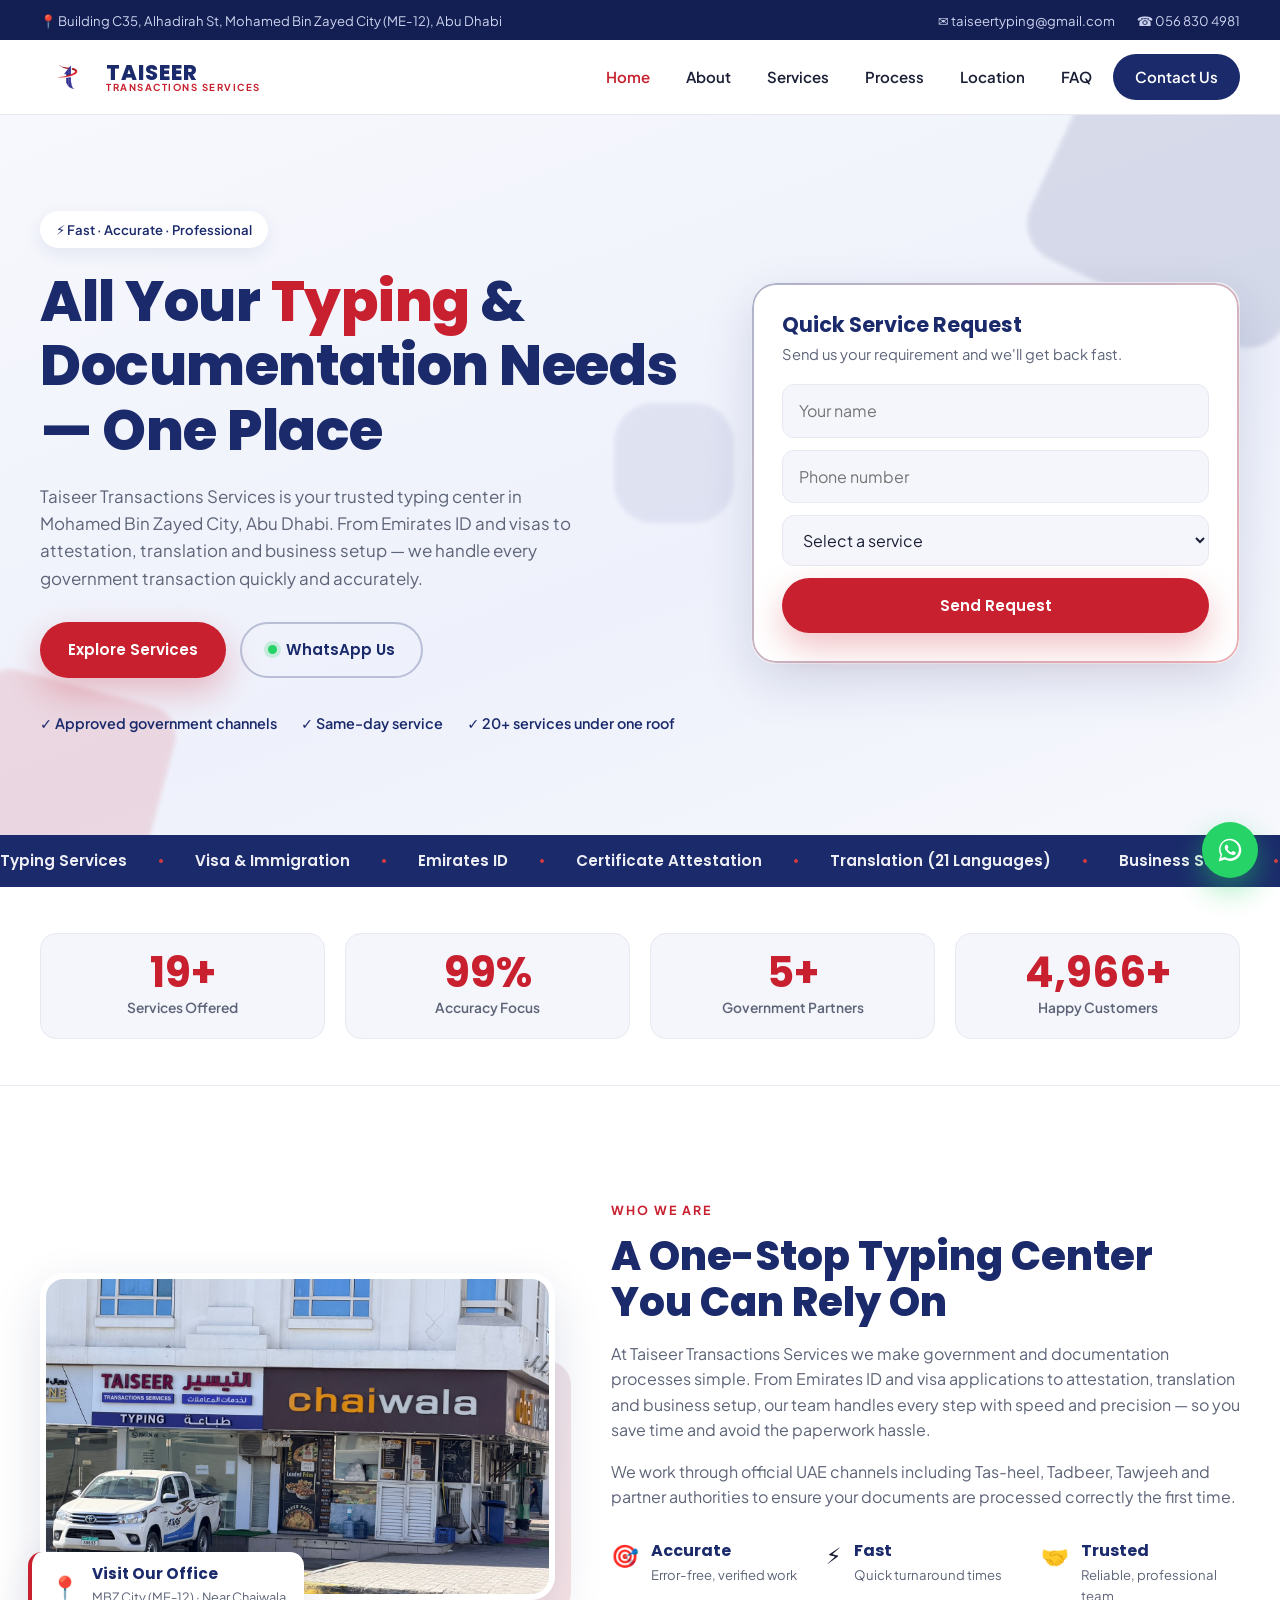
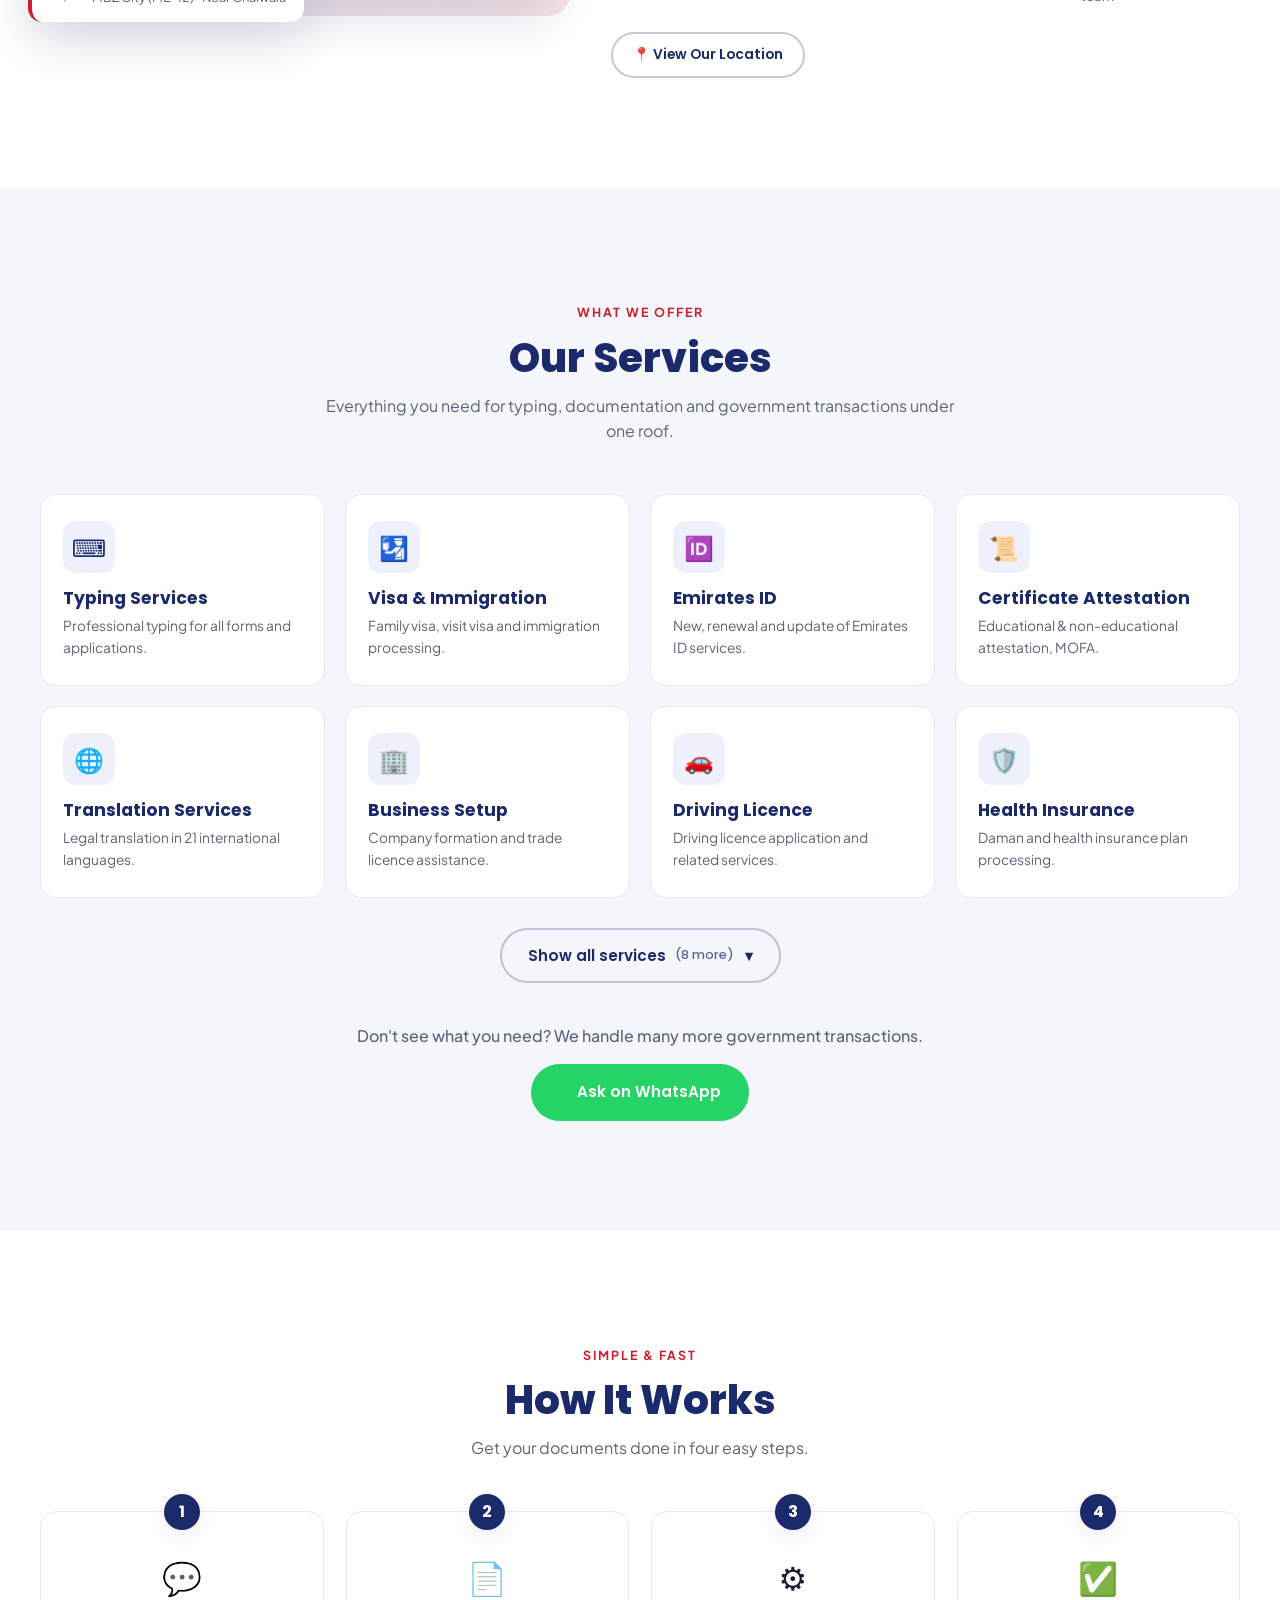
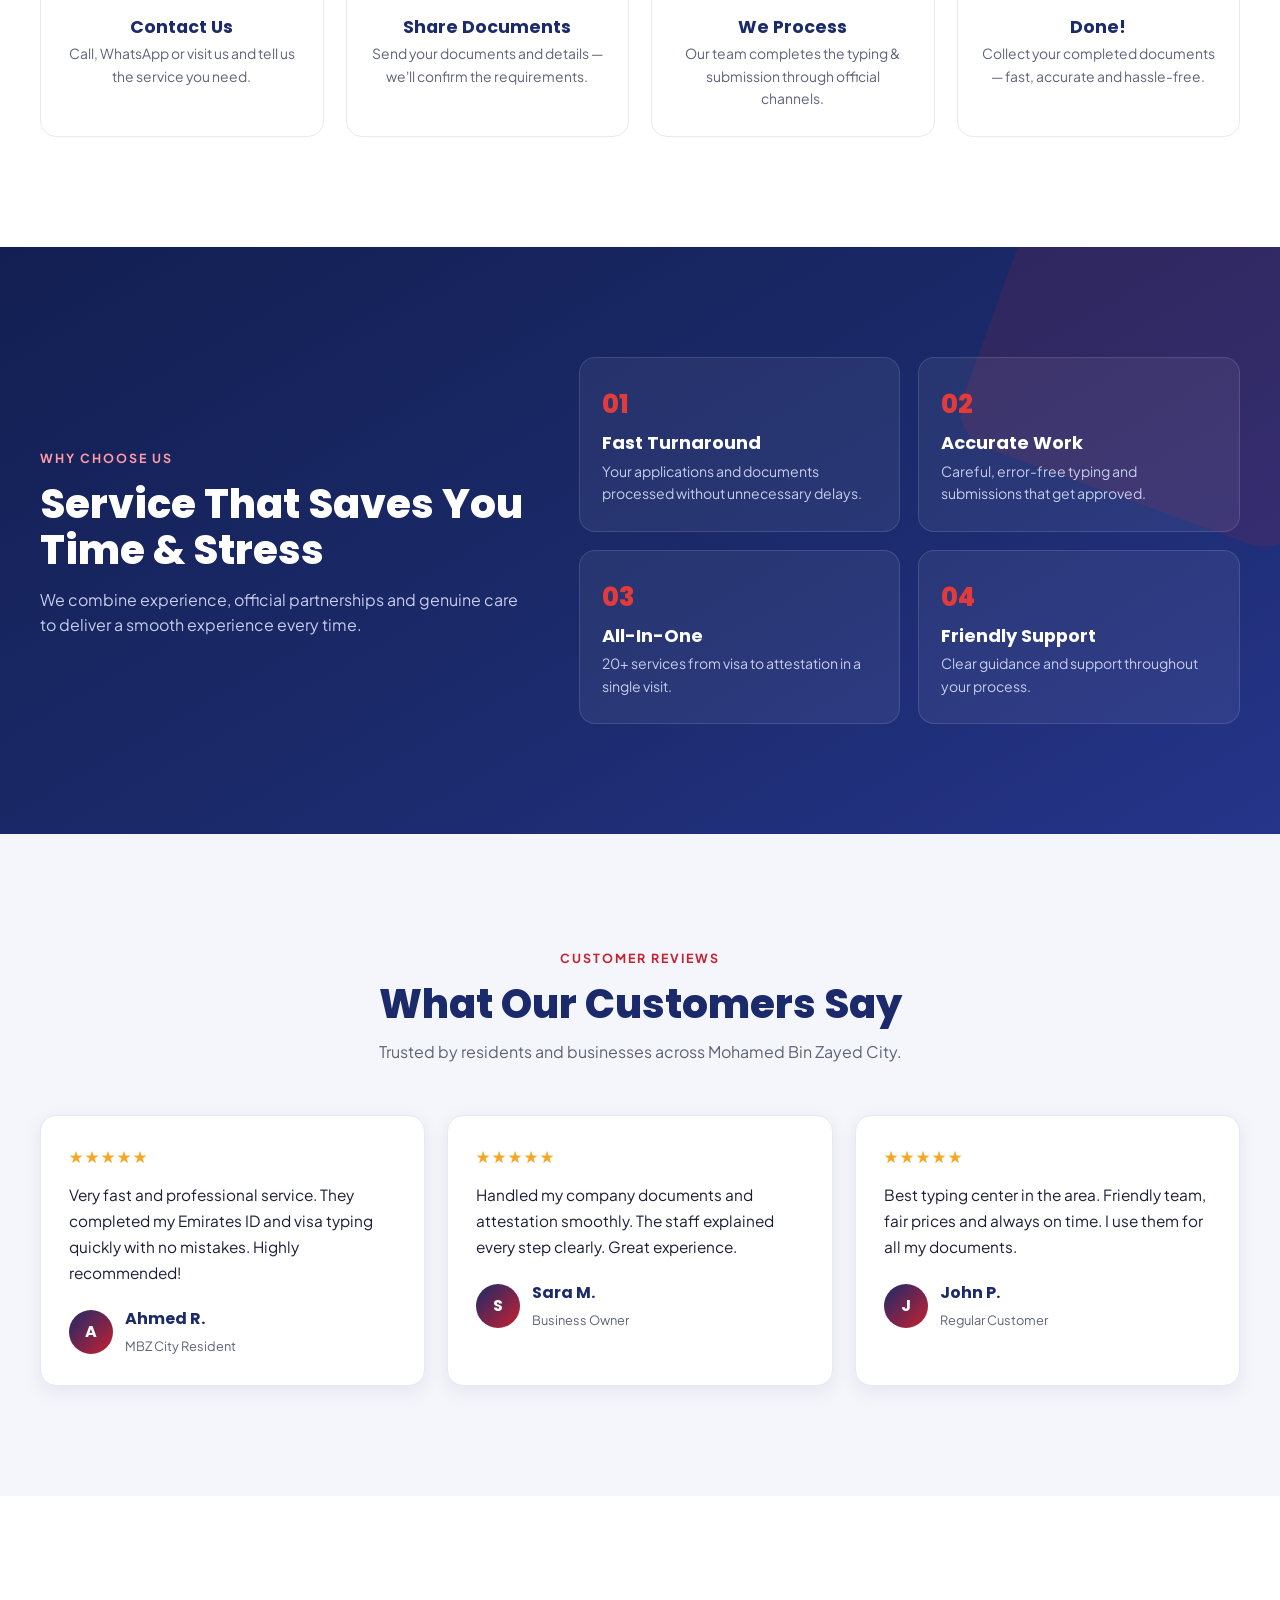
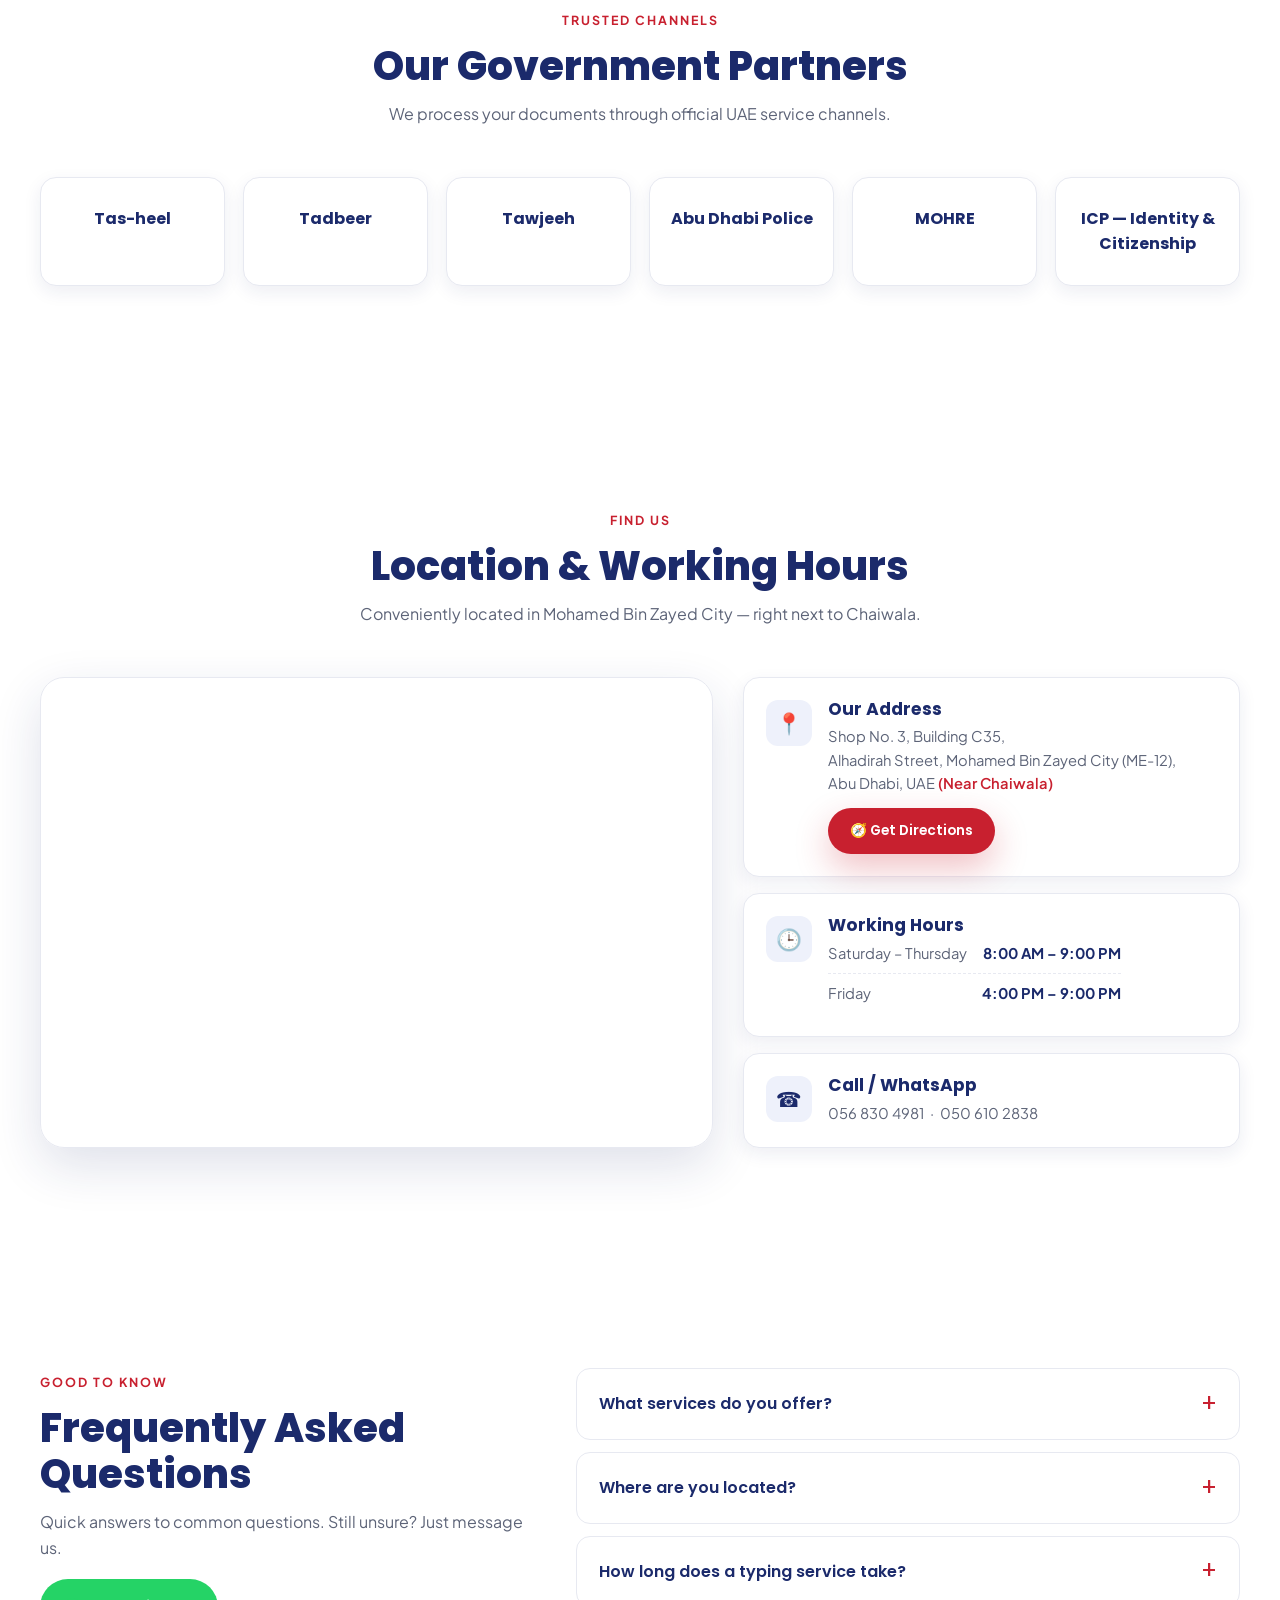
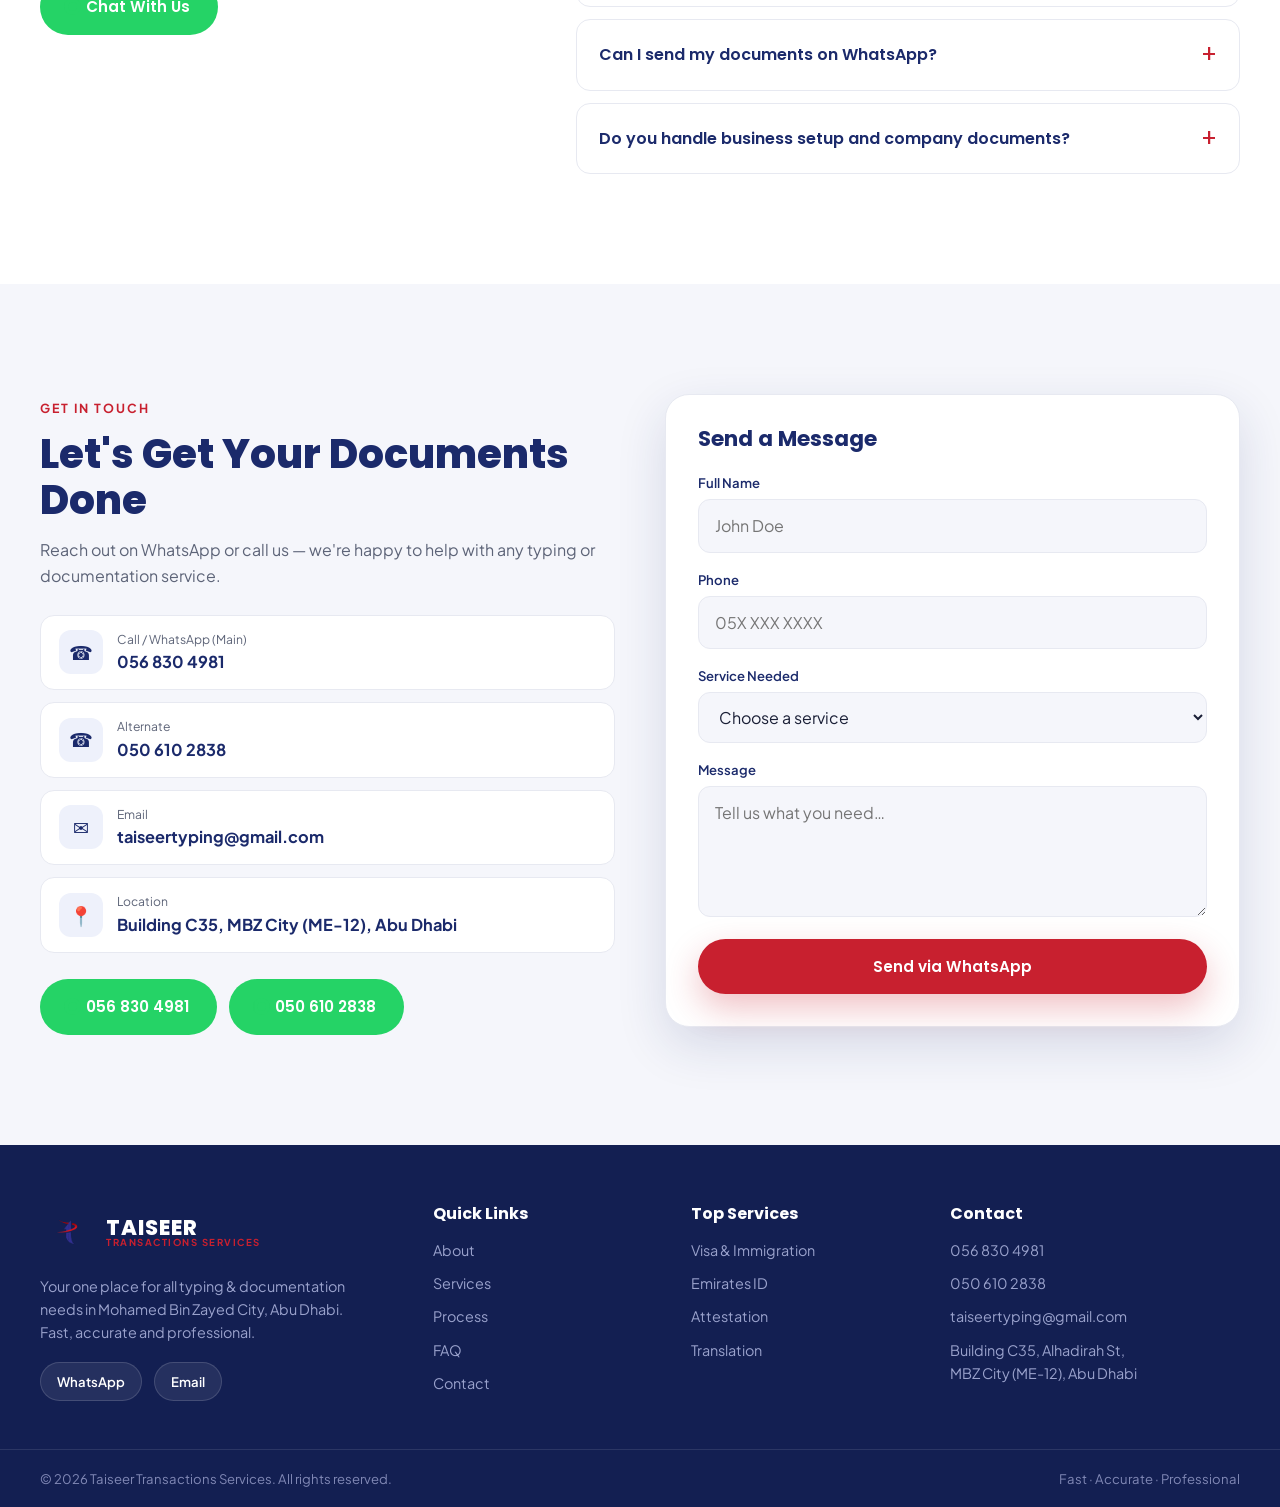
<file: design-alternatives/index.html>
<!DOCTYPE html>
<html lang="en">
<head>
  <meta charset="UTF-8" />
  <meta name="viewport" content="width=device-width, initial-scale=1.0" />
  <title>Taiseer Transactions Services | Typing &amp; Documentation Center in Abu Dhabi (MBZ City)</title>
  <meta name="description" content="Taiseer Transactions Services — a professional typing &amp; documentation center in Mohamed Bin Zayed City, Abu Dhabi. Emirates ID, visa &amp; immigration, attestation, translation, business setup and government transactions. Fast, accurate &amp; reliable." />
  <meta name="keywords" content="typing center Abu Dhabi, Taiseer Transactions Services, Mohamed Bin Zayed City typing, Emirates ID, visa services, attestation, translation, Tasheel, business setup UAE" />
  <meta name="theme-color" content="#1b2a6b" />
  <link rel="canonical" href="https://taiseertyping.com/" />

  <!-- Search engine directives (site fully open / indexable) -->
  <meta name="robots" content="index, follow, max-image-preview:large, max-snippet:-1, max-video-preview:-1" />
  <meta name="googlebot" content="index, follow" />
  <meta name="author" content="Taiseer Transactions Services" />
  <meta name="publisher" content="Taiseer Transactions Services" />
  <meta name="rating" content="general" />
  <meta name="language" content="English" />

  <!-- Geo / Local SEO -->
  <meta name="geo.region" content="AE-AZ" />
  <meta name="geo.placename" content="Mohamed Bin Zayed City, Abu Dhabi" />
  <meta name="geo.position" content="24.3499;54.5486" />
  <meta name="ICBM" content="24.3499, 54.5486" />

  <!-- Open Graph: Facebook, WhatsApp, LinkedIn, Instagram DM/Story link previews -->
  <meta property="og:type" content="business.business" />
  <meta property="og:site_name" content="Taiseer Transactions Services" />
  <meta property="og:url" content="https://taiseertyping.com/" />
  <meta property="og:title" content="Taiseer Transactions Services — Typing &amp; Documentation in Abu Dhabi" />
  <meta property="og:description" content="Your one place for all typing &amp; documentation needs in Mohamed Bin Zayed City, Abu Dhabi. Emirates ID, visa, attestation, translation &amp; business setup — fast, accurate and professional." />
  <meta property="og:locale" content="en_AE" />
  <meta property="og:image" content="https://taiseertyping.com/assets/shop.png" />
  <meta property="og:image:secure_url" content="https://taiseertyping.com/assets/shop.png" />
  <meta property="og:image:type" content="image/png" />
  <meta property="og:image:width" content="1600" />
  <meta property="og:image:height" content="900" />
  <meta property="og:image:alt" content="Taiseer Transactions Services — typing &amp; documentation center in Mohamed Bin Zayed City, Abu Dhabi" />

  <!-- Twitter / X Card -->
  <meta name="twitter:card" content="summary_large_image" />
  <meta name="twitter:title" content="Taiseer Transactions Services — Typing &amp; Documentation in Abu Dhabi" />
  <meta name="twitter:description" content="Your one place for all typing &amp; documentation needs in Mohamed Bin Zayed City, Abu Dhabi. Fast, accurate and professional." />
  <meta name="twitter:image" content="https://taiseertyping.com/assets/shop.png" />
  <meta name="twitter:image:alt" content="Taiseer Transactions Services — typing &amp; documentation center in Abu Dhabi" />

  <!-- Business contact data (rich messaging previews) -->
  <meta property="business:contact_data:street_address" content="Shop No. 3, Building C35, Alhadirah Street" />
  <meta property="business:contact_data:locality" content="Mohamed Bin Zayed City, Abu Dhabi" />
  <meta property="business:contact_data:region" content="Abu Dhabi" />
  <meta property="business:contact_data:country_name" content="United Arab Emirates" />
  <meta property="business:contact_data:phone_number" content="+971568304981" />
  <meta property="business:contact_data:website" content="https://taiseertyping.com/" />

  <link rel="icon" type="image/png" href="../assets/logo.png" />
  <link rel="apple-touch-icon" href="../assets/logo.png" />
  <link rel="manifest" href="../site.webmanifest" />
  <link rel="preconnect" href="https://fonts.googleapis.com" />
  <link rel="preconnect" href="https://fonts.gstatic.com" crossorigin />
  <link href="https://fonts.googleapis.com/css2?family=Plus+Jakarta+Sans:wght@400;500;600;700;800&family=Poppins:wght@500;600;700;800&display=swap" rel="stylesheet" />
  <link rel="stylesheet" href="../css/styles.css" />

  <!-- Structured data: LocalBusiness -->
  <script type="application/ld+json">
  {
    "@context": "https://schema.org",
    "@type": "LocalBusiness",
    "@id": "https://taiseertyping.com/#business",
    "name": "Taiseer Transactions Services",
    "alternateName": "Taiseer Typing",
    "description": "Typing and documentation center offering Emirates ID, visa & immigration, attestation, translation, business setup and government transactions in Abu Dhabi.",
    "image": "https://taiseertyping.com/assets/shop.png",
    "logo": "https://taiseertyping.com/assets/logo.png",
    "telephone": "+971568304981",
    "email": "taiseertyping@gmail.com",
    "url": "https://taiseertyping.com/",
    "hasMap": "https://www.google.com/maps/search/?api=1&query=Taiseer+Transactions+Services+Mohamed+Bin+Zayed+City+Abu+Dhabi",
    "currenciesAccepted": "AED",
    "paymentAccepted": "Cash, Card",
    "address": {
      "@type": "PostalAddress",
      "streetAddress": "Shop No. 3, Building C35, Alhadirah Street",
      "addressLocality": "Mohamed Bin Zayed City (ME-12)",
      "addressRegion": "Abu Dhabi",
      "addressCountry": "AE"
    },
    "geo": {
      "@type": "GeoCoordinates",
      "latitude": 24.3499,
      "longitude": 54.5486
    },
    "areaServed": "Abu Dhabi, United Arab Emirates",
    "openingHoursSpecification": [
      { "@type": "OpeningHoursSpecification", "dayOfWeek": ["Saturday","Sunday","Monday","Tuesday","Wednesday","Thursday"], "opens": "08:00", "closes": "21:00" },
      { "@type": "OpeningHoursSpecification", "dayOfWeek": "Friday", "opens": "16:00", "closes": "21:00" }
    ],
    "priceRange": "$$"
  }
  </script>
</head>
<body>
  <!-- Scroll progress -->
  <div class="progress" id="progress" aria-hidden="true"></div>

  <!-- Top bar -->
  <div class="topbar">
    <div class="container topbar__inner">
      <span class="topbar__item">📍 Building C35, Alhadirah St, Mohamed Bin Zayed City (ME-12), Abu Dhabi</span>
      <div class="topbar__right">
        <a href="mailto:taiseertyping@gmail.com" class="topbar__item">✉ taiseertyping@gmail.com</a>
        <a href="tel:+971568304981" class="topbar__item">☎ 056 830 4981</a>
      </div>
    </div>
  </div>

  <!-- Header -->
  <header class="header" id="header">
    <div class="container header__inner">
      <a href="#home" class="brand" aria-label="Taiseer Transactions Services home">
        <img src="../assets/logo.png" alt="Taiseer Transactions Services logo" class="brand__logo" />
        <span class="brand__text">
          <strong>TAISEER</strong>
          <small>TRANSACTIONS SERVICES</small>
        </span>
      </a>

      <nav class="nav" id="nav">
        <a href="#home" class="nav__link">Home</a>
        <a href="#about" class="nav__link">About</a>
        <a href="#services" class="nav__link">Services</a>
        <a href="#process" class="nav__link">Process</a>
        <a href="#location" class="nav__link">Location</a>
        <a href="#faq" class="nav__link">FAQ</a>
        <a href="#contact" class="nav__link nav__cta">Contact Us</a>
      </nav>

      <button class="nav__toggle" id="navToggle" aria-label="Open menu" aria-expanded="false">
        <span></span><span></span><span></span>
      </button>
    </div>
  </header>

  <!-- Hero -->
  <section class="hero" id="home">
    <div class="hero__bg" aria-hidden="true">
      <span class="shape shape--1"></span>
      <span class="shape shape--2"></span>
      <span class="shape shape--3"></span>
    </div>
    <div class="container hero__inner">
      <div class="hero__content reveal">
        <span class="badge">⚡ Fast · Accurate · Professional</span>
        <h1 class="hero__title">All Your <span class="text-red">Typing</span> &amp; <span class="text-blue">Documentation</span> Needs — One Place</h1>
        <p class="hero__text">
          Taiseer Transactions Services is your trusted typing center in Mohamed Bin Zayed City, Abu Dhabi.
          From Emirates ID and visas to attestation, translation and business setup — we handle every
          government transaction quickly and accurately.
        </p>
        <div class="hero__actions">
          <a href="#services" class="btn btn--primary">Explore Services</a>
          <a href="https://wa.me/971568304981" target="_blank" rel="noopener" class="btn btn--ghost">
            <span class="wa-dot"></span> WhatsApp Us
          </a>
        </div>
        <ul class="hero__ticks">
          <li>✓ Approved government channels</li>
          <li>✓ Same-day service</li>
          <li>✓ 20+ services under one roof</li>
        </ul>
      </div>

      <div class="hero__card reveal">
        <div class="quick-card">
          <h3>Quick Service Request</h3>
          <p>Send us your requirement and we'll get back fast.</p>
          <form id="quickForm" class="quick-form" novalidate>
            <input type="text" name="name" placeholder="Your name" required />
            <input type="tel" name="phone" placeholder="Phone number" required />
            <select name="service" required>
              <option value="" disabled selected>Select a service</option>
              <option>Typing Services</option>
              <option>Visa &amp; Immigration</option>
              <option>Emirates ID</option>
              <option>Attestation</option>
              <option>Translation</option>
              <option>Business Setup</option>
              <option>Other</option>
            </select>
            <button type="submit" class="btn btn--primary btn--block">Send Request</button>
            <p class="quick-form__note" id="formNote" hidden>✓ Opening WhatsApp with your details…</p>
          </form>
        </div>
      </div>
    </div>
  </section>

  <!-- Marquee strip -->
  <div class="strip">
    <div class="strip__track">
      <span>Typing Services</span><span>•</span>
      <span>Visa &amp; Immigration</span><span>•</span>
      <span>Emirates ID</span><span>•</span>
      <span>Certificate Attestation</span><span>•</span>
      <span>Translation (21 Languages)</span><span>•</span>
      <span>Business Setup</span><span>•</span>
      <span>Driving License</span><span>•</span>
      <span>Health &amp; Vehicle Insurance</span><span>•</span>
      <span>Typing Services</span><span>•</span>
      <span>Visa &amp; Immigration</span><span>•</span>
      <span>Emirates ID</span><span>•</span>
      <span>Certificate Attestation</span><span>•</span>
      <span>Translation (21 Languages)</span><span>•</span>
      <span>Business Setup</span><span>•</span>
    </div>
  </div>

  <!-- Stats -->
  <section class="stats">
    <div class="container stats__grid">
      <div class="stat-card reveal"><strong data-count="20" data-suffix="+">0</strong><span>Services Offered</span></div>
      <div class="stat-card reveal"><strong data-count="100" data-suffix="%">0</strong><span>Accuracy Focus</span></div>
      <div class="stat-card reveal"><strong data-count="6" data-suffix="+">0</strong><span>Government Partners</span></div>
      <div class="stat-card reveal"><strong data-count="5000" data-suffix="+">0</strong><span>Happy Customers</span></div>
    </div>
  </section>

  <!-- About -->
  <section class="about section" id="about">
    <div class="container about__inner">
      <div class="about__media reveal">
        <div class="about__shape"></div>
        <div class="about__photo">
          <img src="../assets/shop.png" alt="Taiseer Transactions Services shop front in Mohamed Bin Zayed City, next to Chaiwala" loading="lazy" />
        </div>
        <div class="about__badge">
          <span class="about__badge-ico">📍</span>
          <div>
            <strong>Visit Our Office</strong>
            <small>MBZ City (ME-12) · Near Chaiwala</small>
          </div>
        </div>
      </div>
      <div class="about__content reveal">
        <span class="eyebrow">Who We Are</span>
        <h2 class="section__title">A One-Stop Typing Center You Can Rely On</h2>
        <p>
          At Taiseer Transactions Services we make government and documentation processes simple. From
          Emirates ID and visa applications to attestation, translation and business setup, our team handles
          every step with speed and precision — so you save time and avoid the paperwork hassle.
        </p>
        <p>
          We work through official UAE channels including Tas-heel, Tadbeer, Tawjeeh and partner
          authorities to ensure your documents are processed correctly the first time.
        </p>
        <div class="about__features">
          <div class="feature"><span class="feature__icon">🎯</span><div><strong>Accurate</strong><p>Error-free, verified work</p></div></div>
          <div class="feature"><span class="feature__icon">⚡</span><div><strong>Fast</strong><p>Quick turnaround times</p></div></div>
          <div class="feature"><span class="feature__icon">🤝</span><div><strong>Trusted</strong><p>Reliable, professional team</p></div></div>
        </div>
        <a href="#location" class="btn btn--ghost btn--sm about__loc">📍 View Our Location</a>
      </div>
    </div>
  </section>

  <!-- Services -->
  <section class="services section" id="services">
    <div class="container">
      <div class="section__head reveal">
        <span class="eyebrow">What We Offer</span>
        <h2 class="section__title">Our Services</h2>
        <p class="section__sub">Everything you need for typing, documentation and government transactions under one roof.</p>
      </div>

      <div class="services__grid" id="servicesGrid">
        <!-- cards injected by JS -->
      </div>

      <div class="services__cta reveal">
        <p>Don't see what you need? We handle many more government transactions.</p>
        <a href="https://wa.me/971568304981" target="_blank" rel="noopener" class="btn btn--wa"><span class="wa-dot"></span> Ask on WhatsApp</a>
      </div>
    </div>
  </section>

  <!-- How it works -->
  <section class="process section" id="process">
    <div class="container">
      <div class="section__head reveal">
        <span class="eyebrow">Simple &amp; Fast</span>
        <h2 class="section__title">How It Works</h2>
        <p class="section__sub">Get your documents done in four easy steps.</p>
      </div>
      <div class="process__grid">
        <div class="pstep reveal">
          <span class="pstep__num">1</span>
          <span class="pstep__icon">💬</span>
          <h4>Contact Us</h4>
          <p>Call, WhatsApp or visit us and tell us the service you need.</p>
        </div>
        <div class="pstep reveal">
          <span class="pstep__num">2</span>
          <span class="pstep__icon">📄</span>
          <h4>Share Documents</h4>
          <p>Send your documents and details — we'll confirm the requirements.</p>
        </div>
        <div class="pstep reveal">
          <span class="pstep__num">3</span>
          <span class="pstep__icon">⚙️</span>
          <h4>We Process</h4>
          <p>Our team completes the typing &amp; submission through official channels.</p>
        </div>
        <div class="pstep reveal">
          <span class="pstep__num">4</span>
          <span class="pstep__icon">✅</span>
          <h4>Done!</h4>
          <p>Collect your completed documents — fast, accurate and hassle-free.</p>
        </div>
      </div>
    </div>
  </section>

  <!-- Why choose us -->
  <section class="why section" id="why">
    <div class="container why__inner">
      <div class="why__content reveal">
        <span class="eyebrow eyebrow--light">Why Choose Us</span>
        <h2 class="section__title section__title--light">Service That Saves You Time &amp; Stress</h2>
        <p class="why__lead">We combine experience, official partnerships and genuine care to deliver a smooth experience every time.</p>
      </div>
      <div class="why__grid">
        <div class="why__item reveal"><span class="why__num">01</span><h4>Fast Turnaround</h4><p>Your applications and documents processed without unnecessary delays.</p></div>
        <div class="why__item reveal"><span class="why__num">02</span><h4>Accurate Work</h4><p>Careful, error-free typing and submissions that get approved.</p></div>
        <div class="why__item reveal"><span class="why__num">03</span><h4>All-In-One</h4><p>20+ services from visa to attestation in a single visit.</p></div>
        <div class="why__item reveal"><span class="why__num">04</span><h4>Friendly Support</h4><p>Clear guidance and support throughout your process.</p></div>
      </div>
    </div>
  </section>

  <!-- Testimonials -->
  <section class="reviews section" id="reviews">
    <div class="container">
      <div class="section__head reveal">
        <span class="eyebrow">Customer Reviews</span>
        <h2 class="section__title">What Our Customers Say</h2>
        <p class="section__sub">Trusted by residents and businesses across Mohamed Bin Zayed City.</p>
      </div>
      <div class="reviews__grid">
        <figure class="review reveal">
          <div class="review__stars">★★★★★</div>
          <blockquote>Very fast and professional service. They completed my Emirates ID and visa typing quickly with no mistakes. Highly recommended!</blockquote>
          <figcaption><span class="review__avatar">A</span><div><strong>Ahmed R.</strong><small>MBZ City Resident</small></div></figcaption>
        </figure>
        <figure class="review reveal">
          <div class="review__stars">★★★★★</div>
          <blockquote>Handled my company documents and attestation smoothly. The staff explained every step clearly. Great experience.</blockquote>
          <figcaption><span class="review__avatar">S</span><div><strong>Sara M.</strong><small>Business Owner</small></div></figcaption>
        </figure>
        <figure class="review reveal">
          <div class="review__stars">★★★★★</div>
          <blockquote>Best typing center in the area. Friendly team, fair prices and always on time. I use them for all my documents.</blockquote>
          <figcaption><span class="review__avatar">J</span><div><strong>John P.</strong><small>Regular Customer</small></div></figcaption>
        </figure>
      </div>
    </div>
  </section>

  <!-- Partners -->
  <section class="partners section" id="partners">
    <div class="container">
      <div class="section__head reveal">
        <span class="eyebrow">Trusted Channels</span>
        <h2 class="section__title">Our Government Partners</h2>
        <p class="section__sub">We process your documents through official UAE service channels.</p>
      </div>
      <div class="partners__grid reveal">
        <div class="partner">Tas-heel</div>
        <div class="partner">Tadbeer</div>
        <div class="partner">Tawjeeh</div>
        <div class="partner">Abu Dhabi Police</div>
        <div class="partner">MOHRE</div>
        <div class="partner">ICP — Identity &amp; Citizenship</div>
      </div>
    </div>
  </section>

  <!-- Location & Hours -->
  <section class="location section" id="location">
    <div class="container">
      <div class="section__head reveal">
        <span class="eyebrow">Find Us</span>
        <h2 class="section__title">Location &amp; Working Hours</h2>
        <p class="section__sub">Conveniently located in Mohamed Bin Zayed City — right next to Chaiwala.</p>
      </div>
      <div class="location__inner">
        <div class="location__map reveal">
          <iframe
            title="Taiseer Transactions Services location map"
            src="https://www.google.com/maps?q=8GCP%2BQ2M%20Mohamed%20Bin%20Zayed%20City%20Abu%20Dhabi&output=embed"
            loading="lazy" referrerpolicy="no-referrer-when-downgrade"></iframe>
        </div>
        <div class="location__info reveal">
          <div class="locard">
            <span class="locard__ico">📍</span>
            <div>
              <h4>Our Address</h4>
              <p>Shop No. 3, Building C35,<br />Alhadirah Street, Mohamed Bin Zayed City (ME-12),<br />Abu Dhabi, UAE <em>(Near Chaiwala)</em></p>
              <a href="https://maps.app.goo.gl/WYGxvv9qLzEsgP3v6" target="_blank" rel="noopener" class="btn btn--primary btn--sm">🧭 Get Directions</a>
            </div>
          </div>
          <div class="locard">
            <span class="locard__ico">🕒</span>
            <div>
              <h4>Working Hours</h4>
              <ul class="hours">
                <li><span>Saturday – Thursday</span><strong>8:00 AM – 9:00 PM</strong></li>
                <li><span>Friday</span><strong>4:00 PM – 9:00 PM</strong></li>
              </ul>
            </div>
          </div>
          <div class="locard">
            <span class="locard__ico">☎</span>
            <div>
              <h4>Call / WhatsApp</h4>
              <p><a href="tel:+971568304981">056 830 4981</a> &nbsp;·&nbsp; <a href="tel:+971506102838">050 610 2838</a></p>
            </div>
          </div>
        </div>
      </div>
    </div>
  </section>

  <!-- FAQ -->
  <section class="faq section" id="faq">
    <div class="container faq__inner">
      <div class="faq__head reveal">
        <span class="eyebrow">Good To Know</span>
        <h2 class="section__title">Frequently Asked Questions</h2>
        <p class="section__sub">Quick answers to common questions. Still unsure? Just message us.</p>
        <a href="https://wa.me/971568304981" target="_blank" rel="noopener" class="btn btn--wa"><span class="wa-dot"></span> Chat With Us</a>
      </div>
      <div class="faq__list reveal">
        <details class="faq__item">
          <summary>What services do you offer?</summary>
          <p>We provide typing and documentation for Emirates ID, visa &amp; immigration, certificate attestation, legal translation, business setup, driving licence, insurance, Tasheel transactions and more — all in one place.</p>
        </details>
        <details class="faq__item">
          <summary>Where are you located?</summary>
          <p>We're at Shop No. 3, Building C35, Alhadirah Street, Mohamed Bin Zayed City (ME-12), Abu Dhabi — right next to Chaiwala. Use the "Get Directions" button in the Location section.</p>
        </details>
        <details class="faq__item">
          <summary>How long does a typing service take?</summary>
          <p>Most typing and applications are completed the same day. Timelines for attestation or translation depend on the document type — we'll confirm exact timing when you contact us.</p>
        </details>
        <details class="faq__item">
          <summary>Can I send my documents on WhatsApp?</summary>
          <p>Yes! Message us on <a href="https://wa.me/971568304981" target="_blank" rel="noopener">056 830 4981</a> with your documents and requirement, and we'll guide you through the process.</p>
        </details>
        <details class="faq__item">
          <summary>Do you handle business setup and company documents?</summary>
          <p>Absolutely. We assist with company formation, trade licence typing, MOHRE transactions and related documentation through official channels.</p>
        </details>
      </div>
    </div>
  </section>

  <!-- Contact / CTA -->
  <section class="contact section" id="contact">
    <div class="container contact__inner">
      <div class="contact__info reveal">
        <span class="eyebrow">Get In Touch</span>
        <h2 class="section__title">Let's Get Your Documents Done</h2>
        <p>Reach out on WhatsApp or call us — we're happy to help with any typing or documentation service.</p>

        <div class="contact__methods">
          <a href="tel:+971568304981" class="contact__row">
            <span class="contact__ico">☎</span>
            <div><small>Call / WhatsApp (Main)</small><strong>056 830 4981</strong></div>
          </a>
          <a href="tel:+971506102838" class="contact__row">
            <span class="contact__ico">☎</span>
            <div><small>Alternate</small><strong>050 610 2838</strong></div>
          </a>
          <a href="mailto:taiseertyping@gmail.com" class="contact__row">
            <span class="contact__ico">✉</span>
            <div><small>Email</small><strong>taiseertyping@gmail.com</strong></div>
          </a>
          <a href="https://maps.app.goo.gl/WYGxvv9qLzEsgP3v6" target="_blank" rel="noopener" class="contact__row">
            <span class="contact__ico">📍</span>
            <div><small>Location</small><strong>Building C35, MBZ City (ME-12), Abu Dhabi</strong></div>
          </a>
        </div>

        <div class="contact__wa">
          <a href="https://wa.me/971568304981" target="_blank" rel="noopener" class="btn btn--wa"><span class="wa-dot"></span> 056 830 4981</a>
          <a href="https://wa.me/971506102838" target="_blank" rel="noopener" class="btn btn--wa"><span class="wa-dot"></span> 050 610 2838</a>
        </div>
      </div>

      <form class="contact__form reveal" id="contactForm" novalidate>
        <h3>Send a Message</h3>
        <div class="field"><label>Full Name</label><input type="text" name="name" required placeholder="John Doe" /></div>
        <div class="field"><label>Phone</label><input type="tel" name="phone" required placeholder="05X XXX XXXX" /></div>
        <div class="field"><label>Service Needed</label>
          <select name="service" required>
            <option value="" disabled selected>Choose a service</option>
            <option>Typing Services</option>
            <option>Visa &amp; Immigration</option>
            <option>Emirates ID</option>
            <option>Attestation</option>
            <option>Translation</option>
            <option>Business Setup</option>
            <option>Other</option>
          </select>
        </div>
        <div class="field"><label>Message</label><textarea name="message" rows="4" placeholder="Tell us what you need…"></textarea></div>
        <button type="submit" class="btn btn--primary btn--block">Send via WhatsApp</button>
      </form>
    </div>
  </section>

  <!-- Footer -->
  <footer class="footer">
    <div class="container footer__inner">
      <div class="footer__brand">
        <a href="#home" class="brand brand--footer">
          <img src="../assets/logo.png" alt="Taiseer Transactions Services logo" class="brand__logo" />
          <span class="brand__text"><strong>TAISEER</strong><small>TRANSACTIONS SERVICES</small></span>
        </a>
        <p>Your one place for all typing &amp; documentation needs in Mohamed Bin Zayed City, Abu Dhabi. Fast, accurate and professional.</p>
        <div class="footer__social">
          <a href="https://wa.me/971568304981" target="_blank" rel="noopener" aria-label="WhatsApp">WhatsApp</a>
          <a href="mailto:taiseertyping@gmail.com" aria-label="Email">Email</a>
        </div>
      </div>
      <div class="footer__col">
        <h5>Quick Links</h5>
        <a href="#about">About</a>
        <a href="#services">Services</a>
        <a href="#process">Process</a>
        <a href="#faq">FAQ</a>
        <a href="#contact">Contact</a>
      </div>
      <div class="footer__col">
        <h5>Top Services</h5>
        <a href="#services">Visa &amp; Immigration</a>
        <a href="#services">Emirates ID</a>
        <a href="#services">Attestation</a>
        <a href="#services">Translation</a>
      </div>
      <div class="footer__col">
        <h5>Contact</h5>
        <a href="tel:+971568304981">056 830 4981</a>
        <a href="tel:+971506102838">050 610 2838</a>
        <a href="mailto:taiseertyping@gmail.com">taiseertyping@gmail.com</a>
        <span>Building C35, Alhadirah St,<br />MBZ City (ME-12), Abu Dhabi</span>
      </div>
    </div>
    <div class="footer__bottom">
      <div class="container">
        <p>© <span id="year"></span> Taiseer Transactions Services. All rights reserved.</p>
        <p>Fast · Accurate · Professional</p>
      </div>
    </div>
  </footer>

  <!-- Floating WhatsApp -->
  <a href="https://wa.me/971568304981" target="_blank" rel="noopener" class="fab" aria-label="Chat on WhatsApp">
    <svg viewBox="0 0 32 32" width="28" height="28" fill="currentColor"><path d="M16 3C9 3 3.5 8.5 3.5 15.5c0 2.3.6 4.4 1.7 6.3L3 29l7.4-2.1c1.8 1 3.9 1.6 6 1.6 7 0 12.5-5.5 12.5-12.5S23 3 16 3zm0 22.7c-1.9 0-3.7-.5-5.3-1.5l-.4-.2-4.4 1.2 1.2-4.3-.3-.4a10 10 0 0 1-1.6-5.5c0-5.6 4.6-10.2 10.2-10.2S26.2 9.9 26.2 15.5 21.6 25.7 16 25.7zm5.7-7.6c-.3-.2-1.8-.9-2.1-1-.3-.1-.5-.2-.7.2-.2.3-.8 1-.9 1.2-.2.2-.3.2-.6.1-1.8-.9-3-1.6-4.2-3.6-.3-.5.3-.5.9-1.6.1-.2 0-.4 0-.5l-1-2.3c-.2-.6-.5-.5-.7-.5h-.6c-.2 0-.5.1-.8.4-.3.3-1 1-1 2.5s1.1 2.9 1.2 3.1c.2.2 2.2 3.4 5.3 4.8 2 .8 2.7.9 3.7.8.6-.1 1.8-.8 2.1-1.5.3-.7.3-1.4.2-1.5-.1-.2-.3-.2-.6-.4z"/></svg>
  </a>

  <button class="totop" id="toTop" aria-label="Back to top">↑</button>

  <script src="../js/script.js"></script>
</body>
</html>
</file>
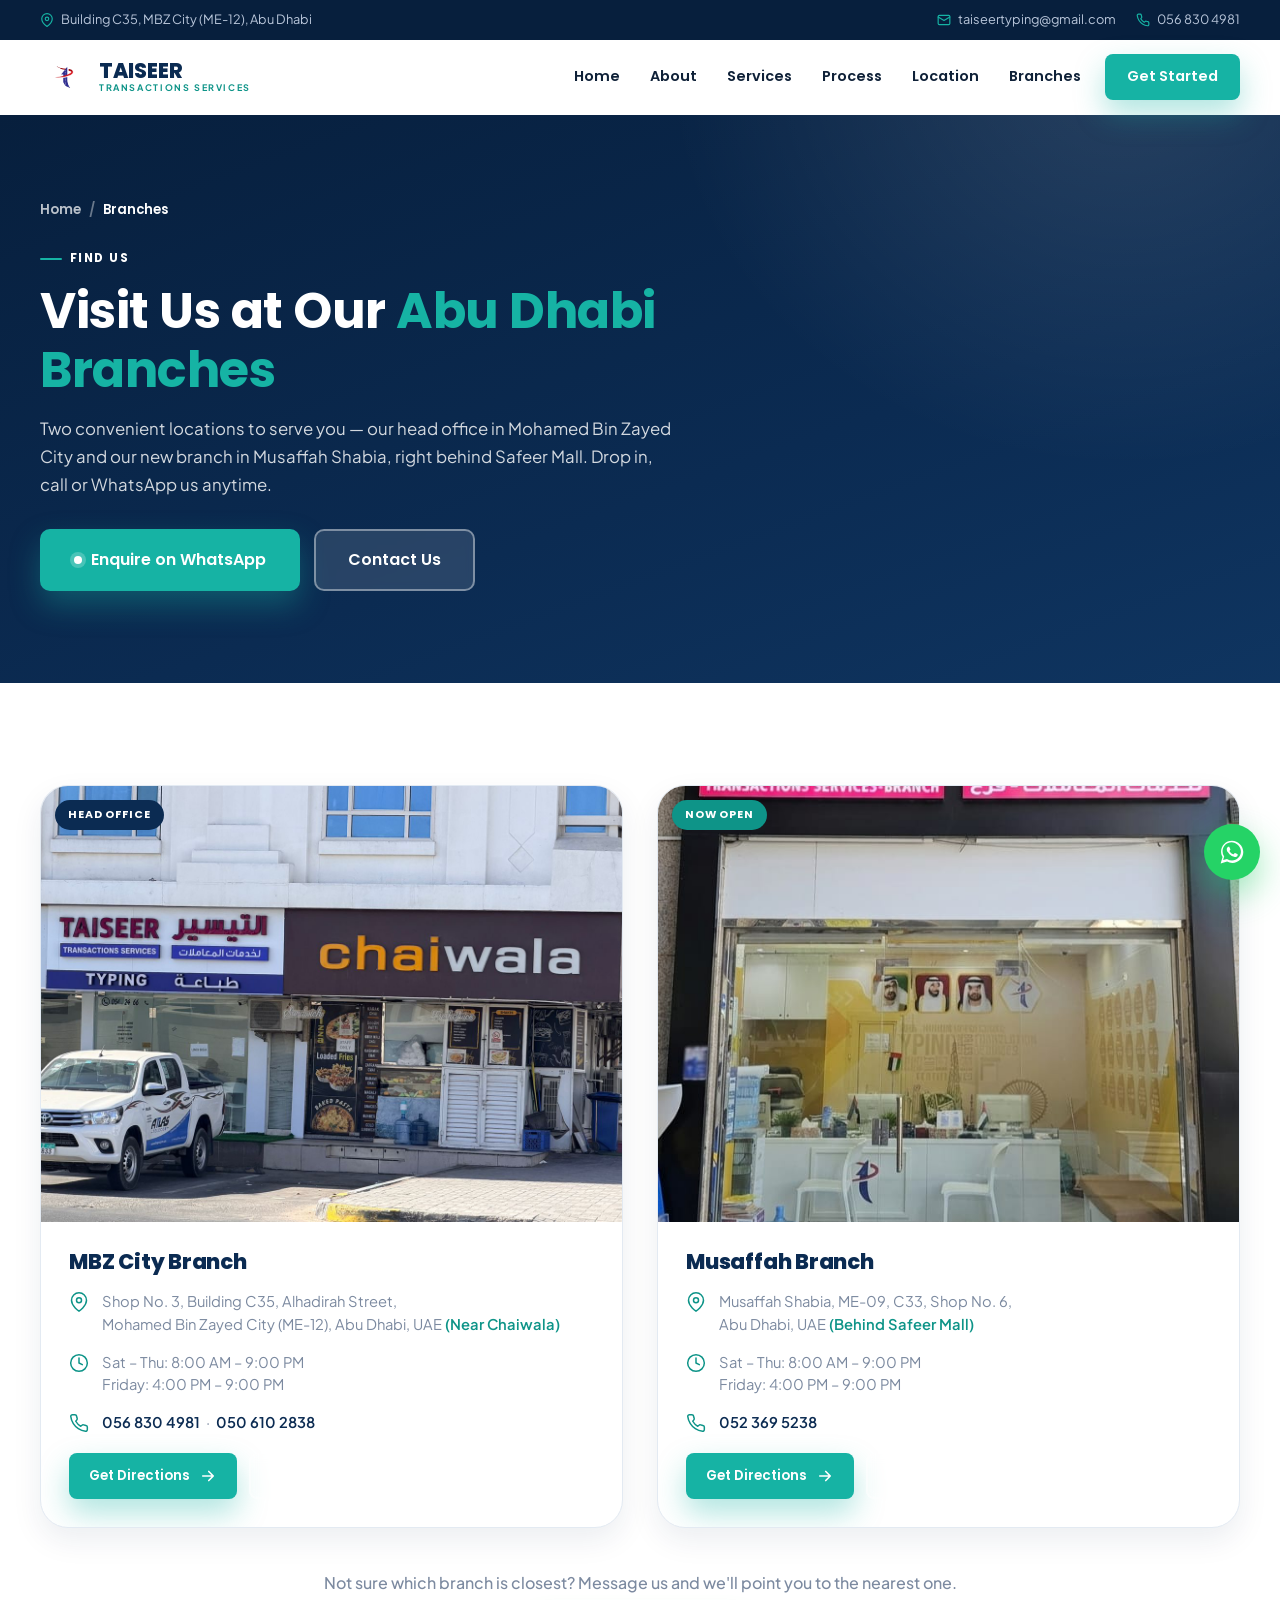
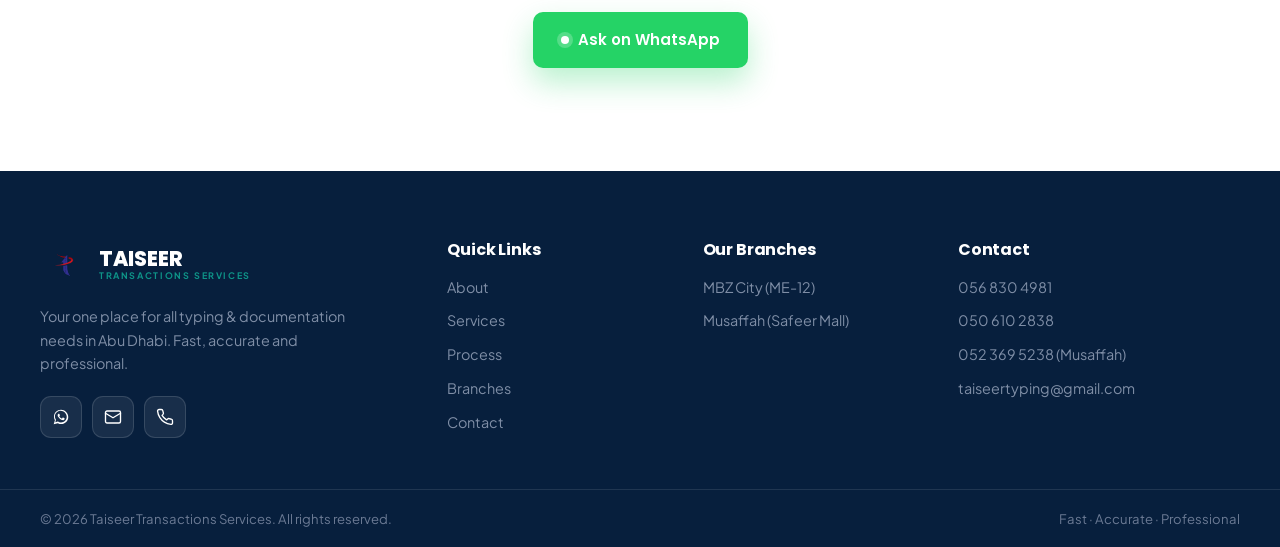
<file: branches.html>
<!DOCTYPE html>
<html lang="en">
<head>
  <meta charset="UTF-8" />
  <meta name="viewport" content="width=device-width, initial-scale=1.0" />
  <title>Our Branches | Taiseer Transactions Services — Typing &amp; Documentation in Abu Dhabi</title>
  <meta name="description" content="Visit Taiseer Transactions Services at our Abu Dhabi branches — our head office in Mohamed Bin Zayed City (ME-12) and our new branch in Musaffah Shabia, behind Safeer Mall. Addresses, phone numbers and directions." />
  <meta name="keywords" content="Taiseer branches Abu Dhabi, typing center MBZ City, typing center Musaffah, Safeer Mall typing, transactions services location Abu Dhabi" />
  <meta name="theme-color" content="#0b2b52" />
  <link rel="canonical" href="https://taiseertyping.com/branches.html" />

  <meta name="robots" content="index, follow, max-image-preview:large, max-snippet:-1, max-video-preview:-1" />
  <meta name="googlebot" content="index, follow" />
  <meta name="author" content="Taiseer Transactions Services" />
  <meta name="language" content="English" />

  <meta property="og:type" content="website" />
  <meta property="og:site_name" content="Taiseer Transactions Services" />
  <meta property="og:url" content="https://taiseertyping.com/branches.html" />
  <meta property="og:title" content="Our Branches — Taiseer Transactions Services, Abu Dhabi" />
  <meta property="og:description" content="Two convenient Abu Dhabi locations — MBZ City (ME-12) and Musaffah Shabia, behind Safeer Mall." />
  <meta property="og:locale" content="en_AE" />
  <meta property="og:image" content="https://taiseertyping.com/assets/shop.png" />

  <meta name="twitter:card" content="summary_large_image" />
  <meta name="twitter:title" content="Our Branches — Taiseer Transactions Services, Abu Dhabi" />
  <meta name="twitter:description" content="Two convenient Abu Dhabi locations — MBZ City (ME-12) and Musaffah Shabia, behind Safeer Mall." />
  <meta name="twitter:image" content="https://taiseertyping.com/assets/shop.png" />

  <link rel="icon" href="/favicon.ico" sizes="any" />
  <link rel="icon" type="image/png" sizes="48x48" href="/assets/favicon-48.png" />
  <link rel="icon" type="image/png" sizes="96x96" href="/assets/favicon-96.png" />
  <link rel="icon" type="image/png" sizes="192x192" href="/assets/favicon-192.png" />
  <link rel="apple-touch-icon" sizes="180x180" href="/assets/favicon-180.png" />
  <link rel="manifest" href="/site.webmanifest" />
  <link rel="preconnect" href="https://fonts.googleapis.com" />
  <link rel="preconnect" href="https://fonts.gstatic.com" crossorigin />
  <link href="https://fonts.googleapis.com/css2?family=Plus+Jakarta+Sans:wght@400;500;600;700;800&family=Poppins:wght@500;600;700;800&display=swap" rel="stylesheet" />
  <link rel="stylesheet" href="css/corporate.css" />

  <script type="application/ld+json">
  {
    "@context": "https://schema.org",
    "@type": "BreadcrumbList",
    "itemListElement": [
      { "@type": "ListItem", "position": 1, "name": "Home", "item": "https://taiseertyping.com/index.html" },
      { "@type": "ListItem", "position": 2, "name": "Branches", "item": "https://taiseertyping.com/branches.html" }
    ]
  }
  </script>
</head>
<body class="branches-page">
  <div class="progress" id="progress" aria-hidden="true"></div>

  <!-- Top bar -->
  <div class="topbar">
    <div class="container topbar__inner">
      <span class="topbar__item topbar__item--addr">
        <svg viewBox="0 0 24 24" fill="none" stroke="currentColor" stroke-width="2" stroke-linecap="round" stroke-linejoin="round"><path d="M21 10c0 7-9 13-9 13s-9-6-9-13a9 9 0 0 1 18 0Z"/><circle cx="12" cy="10" r="3"/></svg>
        Building C35, MBZ City (ME-12), Abu Dhabi
      </span>
      <div class="topbar__right">
        <a href="mailto:taiseertyping@gmail.com" class="topbar__item">
          <svg viewBox="0 0 24 24" fill="none" stroke="currentColor" stroke-width="2" stroke-linecap="round" stroke-linejoin="round"><rect x="2" y="4" width="20" height="16" rx="2"/><path d="m22 7-10 6L2 7"/></svg>
          taiseertyping@gmail.com
        </a>
        <a href="tel:+971568304981" class="topbar__item">
          <svg viewBox="0 0 24 24" fill="none" stroke="currentColor" stroke-width="2" stroke-linecap="round" stroke-linejoin="round"><path d="M22 16.9v3a2 2 0 0 1-2.2 2 19.8 19.8 0 0 1-8.6-3.1 19.5 19.5 0 0 1-6-6 19.8 19.8 0 0 1-3.1-8.7A2 2 0 0 1 4.1 2h3a2 2 0 0 1 2 1.7c.1.9.4 1.8.7 2.7a2 2 0 0 1-.5 2.1L8.1 9.9a16 16 0 0 0 6 6l1.4-1.2a2 2 0 0 1 2.1-.5c.9.3 1.8.6 2.7.7a2 2 0 0 1 1.7 2Z"/></svg>
          056 830 4981
        </a>
      </div>
    </div>
  </div>

  <!-- Header -->
  <header class="header" id="header">
    <div class="container header__inner">
      <a href="index.html#home" class="brand" aria-label="Taiseer Transactions Services home">
        <img src="assets/logo.png" alt="Taiseer Transactions Services logo" class="brand__logo" />
        <span class="brand__text"><strong>TAISEER</strong><small>TRANSACTIONS SERVICES</small></span>
      </a>
      <nav class="nav" id="nav">
        <a href="index.html#home" class="nav__link">Home</a>
        <a href="index.html#about" class="nav__link">About</a>
        <a href="services.html" class="nav__link">Services</a>
        <a href="index.html#process" class="nav__link">Process</a>
        <a href="index.html#location" class="nav__link">Location</a>
        <a href="branches.html" class="nav__link active">Branches</a>
        <a href="index.html#contact" class="nav__link nav__cta">Get Started</a>
      </nav>
      <button class="nav__toggle" id="navToggle" aria-label="Open menu" aria-expanded="false"><span></span><span></span><span></span></button>
    </div>
  </header>

  <!-- Page hero -->
  <section class="pagehero">
    <div class="container">
      <div class="pagehero__inner reveal">
        <nav class="pagehero__crumbs" aria-label="Breadcrumb">
          <a href="index.html#home">Home</a>
          <span>/</span>
          <strong>Branches</strong>
        </nav>
        <span class="eyebrow">Find Us</span>
        <h1 class="pagehero__title">Visit Us at Our <span>Abu Dhabi Branches</span></h1>
        <p class="pagehero__text">
          Two convenient locations to serve you — our head office in Mohamed Bin Zayed City and our
          new branch in Musaffah Shabia, right behind Safeer Mall. Drop in, call or WhatsApp us anytime.
        </p>
        <div class="pagehero__actions">
          <a href="https://wa.me/971568304981" target="_blank" rel="noopener" class="btn btn--primary btn--lg"><span class="wa-dot"></span> Enquire on WhatsApp</a>
          <a href="index.html#contact" class="btn btn--light btn--lg">Contact Us</a>
        </div>
      </div>
    </div>
  </section>

  <!-- Branches -->
  <section class="branches section" id="branches">
    <div class="container">
      <div class="branches__grid">

        <!-- Head office -->
        <article class="bcard reveal">
          <div class="bcard__media">
            <span class="bcard__flag">Head Office</span>
            <img src="assets/shop.png" alt="Taiseer Transactions Services head office in Mohamed Bin Zayed City, Abu Dhabi" loading="lazy" />
          </div>
          <div class="bcard__body">
            <h2 class="bcard__name">MBZ City Branch</h2>
            <div class="bcard__row">
              <svg viewBox="0 0 24 24" fill="none" stroke="currentColor" stroke-width="1.8" stroke-linecap="round" stroke-linejoin="round"><path d="M21 10c0 7-9 13-9 13s-9-6-9-13a9 9 0 0 1 18 0Z"/><circle cx="12" cy="10" r="3"/></svg>
              <span>Shop No. 3, Building C35, Alhadirah Street,<br />Mohamed Bin Zayed City (ME-12), Abu Dhabi, UAE <em>(Near Chaiwala)</em></span>
            </div>
            <div class="bcard__row">
              <svg viewBox="0 0 24 24" fill="none" stroke="currentColor" stroke-width="1.8" stroke-linecap="round" stroke-linejoin="round"><circle cx="12" cy="12" r="10"/><path d="M12 6v6l4 2"/></svg>
              <span>Sat – Thu: 8:00 AM – 9:00 PM<br />Friday: 4:00 PM – 9:00 PM</span>
            </div>
            <div class="bcard__row">
              <svg viewBox="0 0 24 24" fill="none" stroke="currentColor" stroke-width="1.8" stroke-linecap="round" stroke-linejoin="round"><path d="M22 16.9v3a2 2 0 0 1-2.2 2 19.8 19.8 0 0 1-8.6-3.1 19.5 19.5 0 0 1-6-6 19.8 19.8 0 0 1-3.1-8.7A2 2 0 0 1 4.1 2h3a2 2 0 0 1 2 1.7c.1.9.4 1.8.7 2.7a2 2 0 0 1-.5 2.1L8.1 9.9a16 16 0 0 0 6 6l1.4-1.2a2 2 0 0 1 2.1-.5c.9.3 1.8.6 2.7.7a2 2 0 0 1 1.7 2Z"/></svg>
              <span><a href="tel:+971568304981">056 830 4981</a> &nbsp;·&nbsp; <a href="tel:+971506102838">050 610 2838</a></span>
            </div>
            <div class="bcard__actions">
              <a href="https://maps.app.goo.gl/WYGxvv9qLzEsgP3v6" target="_blank" rel="noopener" class="btn btn--primary btn--sm">Get Directions <svg viewBox="0 0 24 24" fill="none" stroke="currentColor" stroke-width="2.2" stroke-linecap="round" stroke-linejoin="round"><path d="M5 12h14M13 6l6 6-6 6"/></svg></a>
              <a href="tel:+971568304981" class="btn btn--light btn--sm">Call Branch</a>
            </div>
          </div>
        </article>

        <!-- Musaffah branch -->
        <article class="bcard reveal" data-delay="1">
          <div class="bcard__media">
            <span class="bcard__flag bcard__flag--new">Now Open</span>
            <img src="assets/branch/branch.jpeg" alt="Taiseer Transactions Services Musaffah branch storefront, Abu Dhabi" loading="lazy" />
          </div>
          <div class="bcard__body">
            <h2 class="bcard__name">Musaffah Branch</h2>
            <div class="bcard__row">
              <svg viewBox="0 0 24 24" fill="none" stroke="currentColor" stroke-width="1.8" stroke-linecap="round" stroke-linejoin="round"><path d="M21 10c0 7-9 13-9 13s-9-6-9-13a9 9 0 0 1 18 0Z"/><circle cx="12" cy="10" r="3"/></svg>
              <span>Musaffah Shabia, ME-09, C33, Shop No. 6,<br />Abu Dhabi, UAE <em>(Behind Safeer Mall)</em></span>
            </div>
            <div class="bcard__row">
              <svg viewBox="0 0 24 24" fill="none" stroke="currentColor" stroke-width="1.8" stroke-linecap="round" stroke-linejoin="round"><circle cx="12" cy="12" r="10"/><path d="M12 6v6l4 2"/></svg>
              <span>Sat – Thu: 8:00 AM – 9:00 PM<br />Friday: 4:00 PM – 9:00 PM</span>
            </div>
            <div class="bcard__row">
              <svg viewBox="0 0 24 24" fill="none" stroke="currentColor" stroke-width="1.8" stroke-linecap="round" stroke-linejoin="round"><path d="M22 16.9v3a2 2 0 0 1-2.2 2 19.8 19.8 0 0 1-8.6-3.1 19.5 19.5 0 0 1-6-6 19.8 19.8 0 0 1-3.1-8.7A2 2 0 0 1 4.1 2h3a2 2 0 0 1 2 1.7c.1.9.4 1.8.7 2.7a2 2 0 0 1-.5 2.1L8.1 9.9a16 16 0 0 0 6 6l1.4-1.2a2 2 0 0 1 2.1-.5c.9.3 1.8.6 2.7.7a2 2 0 0 1 1.7 2Z"/></svg>
              <span><a href="tel:+971523695238">052 369 5238</a></span>
            </div>
            <div class="bcard__actions">
              <a href="https://maps.app.goo.gl/KrVfDAPBntznS28m7" target="_blank" rel="noopener" class="btn btn--primary btn--sm">Get Directions <svg viewBox="0 0 24 24" fill="none" stroke="currentColor" stroke-width="2.2" stroke-linecap="round" stroke-linejoin="round"><path d="M5 12h14M13 6l6 6-6 6"/></svg></a>
              <a href="tel:+971523695238" class="btn btn--light btn--sm">Call Branch</a>
            </div>
          </div>
        </article>

      </div>

      <div class="services__cta reveal">
        <p>Not sure which branch is closest? Message us and we'll point you to the nearest one.</p>
        <a href="https://wa.me/971568304981" target="_blank" rel="noopener" class="btn btn--wa"><span class="wa-dot"></span> Ask on WhatsApp</a>
      </div>
    </div>
  </section>

  <!-- Footer -->
  <footer class="footer">
    <div class="container footer__inner">
      <div class="footer__brand">
        <a href="index.html#home" class="brand">
          <img src="assets/logo.png" alt="Taiseer Transactions Services logo" class="brand__logo" />
          <span class="brand__text"><strong>TAISEER</strong><small>TRANSACTIONS SERVICES</small></span>
        </a>
        <p>Your one place for all typing &amp; documentation needs in Abu Dhabi. Fast, accurate and professional.</p>
        <div class="footer__social">
          <a href="https://wa.me/971568304981" target="_blank" rel="noopener" aria-label="WhatsApp"><svg viewBox="0 0 32 32" fill="currentColor"><path d="M16 3C9 3 3.5 8.5 3.5 15.5c0 2.3.6 4.4 1.7 6.3L3 29l7.4-2.1c1.8 1 3.9 1.6 6 1.6 7 0 12.5-5.5 12.5-12.5S23 3 16 3zm0 22.7c-1.9 0-3.7-.5-5.3-1.5l-.4-.2-4.4 1.2 1.2-4.3-.3-.4a10 10 0 0 1-1.6-5.5c0-5.6 4.6-10.2 10.2-10.2S26.2 9.9 26.2 15.5 21.6 25.7 16 25.7zm5.7-7.6c-.3-.2-1.8-.9-2.1-1-.3-.1-.5-.2-.7.2-.2.3-.8 1-.9 1.2-.2.2-.3.2-.6.1-1.8-.9-3-1.6-4.2-3.6-.3-.5.3-.5.9-1.6.1-.2 0-.4 0-.5l-1-2.3c-.2-.6-.5-.5-.7-.5h-.6c-.2 0-.5.1-.8.4-.3.3-1 1-1 2.5s1.1 2.9 1.2 3.1c.2.2 2.2 3.4 5.3 4.8 2 .8 2.7.9 3.7.8.6-.1 1.8-.8 2.1-1.5.3-.7.3-1.4.2-1.5-.1-.2-.3-.2-.6-.4z"/></svg></a>
          <a href="mailto:taiseertyping@gmail.com" aria-label="Email"><svg viewBox="0 0 24 24" fill="none" stroke="currentColor" stroke-width="1.8" stroke-linecap="round" stroke-linejoin="round"><rect x="2" y="4" width="20" height="16" rx="2"/><path d="m22 7-10 6L2 7"/></svg></a>
          <a href="tel:+971568304981" aria-label="Call"><svg viewBox="0 0 24 24" fill="none" stroke="currentColor" stroke-width="1.8" stroke-linecap="round" stroke-linejoin="round"><path d="M22 16.9v3a2 2 0 0 1-2.2 2 19.8 19.8 0 0 1-8.6-3.1 19.5 19.5 0 0 1-6-6 19.8 19.8 0 0 1-3.1-8.7A2 2 0 0 1 4.1 2h3a2 2 0 0 1 2 1.7c.1.9.4 1.8.7 2.7a2 2 0 0 1-.5 2.1L8.1 9.9a16 16 0 0 0 6 6l1.4-1.2a2 2 0 0 1 2.1-.5c.9.3 1.8.6 2.7.7a2 2 0 0 1 1.7 2Z"/></svg></a>
        </div>
      </div>
      <div class="footer__col">
        <h5>Quick Links</h5>
        <a href="index.html#about">About</a><a href="services.html">Services</a><a href="index.html#process">Process</a><a href="branches.html">Branches</a><a href="index.html#contact">Contact</a>
      </div>
      <div class="footer__col">
        <h5>Our Branches</h5>
        <a href="https://maps.app.goo.gl/WYGxvv9qLzEsgP3v6" target="_blank" rel="noopener">MBZ City (ME-12)</a><a href="https://maps.app.goo.gl/KrVfDAPBntznS28m7" target="_blank" rel="noopener">Musaffah (Safeer Mall)</a>
      </div>
      <div class="footer__col">
        <h5>Contact</h5>
        <a href="tel:+971568304981">056 830 4981</a><a href="tel:+971506102838">050 610 2838</a>
        <a href="tel:+971523695238">052 369 5238 (Musaffah)</a>
        <a href="mailto:taiseertyping@gmail.com">taiseertyping@gmail.com</a>
      </div>
    </div>
    <div class="footer__bottom">
      <div class="container">
        <p>© <span id="year"></span> Taiseer Transactions Services. All rights reserved.</p>
        <p>Fast · Accurate · Professional</p>
      </div>
    </div>
  </footer>

  <a href="https://wa.me/971568304981" target="_blank" rel="noopener" class="fab" aria-label="Chat on WhatsApp">
    <svg viewBox="0 0 32 32" fill="currentColor"><path d="M16 3C9 3 3.5 8.5 3.5 15.5c0 2.3.6 4.4 1.7 6.3L3 29l7.4-2.1c1.8 1 3.9 1.6 6 1.6 7 0 12.5-5.5 12.5-12.5S23 3 16 3zm0 22.7c-1.9 0-3.7-.5-5.3-1.5l-.4-.2-4.4 1.2 1.2-4.3-.3-.4a10 10 0 0 1-1.6-5.5c0-5.6 4.6-10.2 10.2-10.2S26.2 9.9 26.2 15.5 21.6 25.7 16 25.7zm5.7-7.6c-.3-.2-1.8-.9-2.1-1-.3-.1-.5-.2-.7.2-.2.3-.8 1-.9 1.2-.2.2-.3.2-.6.1-1.8-.9-3-1.6-4.2-3.6-.3-.5.3-.5.9-1.6.1-.2 0-.4 0-.5l-1-2.3c-.2-.6-.5-.5-.7-.5h-.6c-.2 0-.5.1-.8.4-.3.3-1 1-1 2.5s1.1 2.9 1.2 3.1c.2.2 2.2 3.4 5.3 4.8 2 .8 2.7.9 3.7.8.6-.1 1.8-.8 2.1-1.5.3-.7.3-1.4.2-1.5-.1-.2-.3-.2-.6-.4z"/></svg>
  </a>
  <button class="totop" id="toTop" aria-label="Back to top"><svg viewBox="0 0 24 24" fill="none" stroke="currentColor" stroke-width="2.4" stroke-linecap="round" stroke-linejoin="round"><path d="M12 19V5M5 12l7-7 7 7"/></svg></button>

  <script src="js/corporate.js"></script>
</body>
</html>
</file>
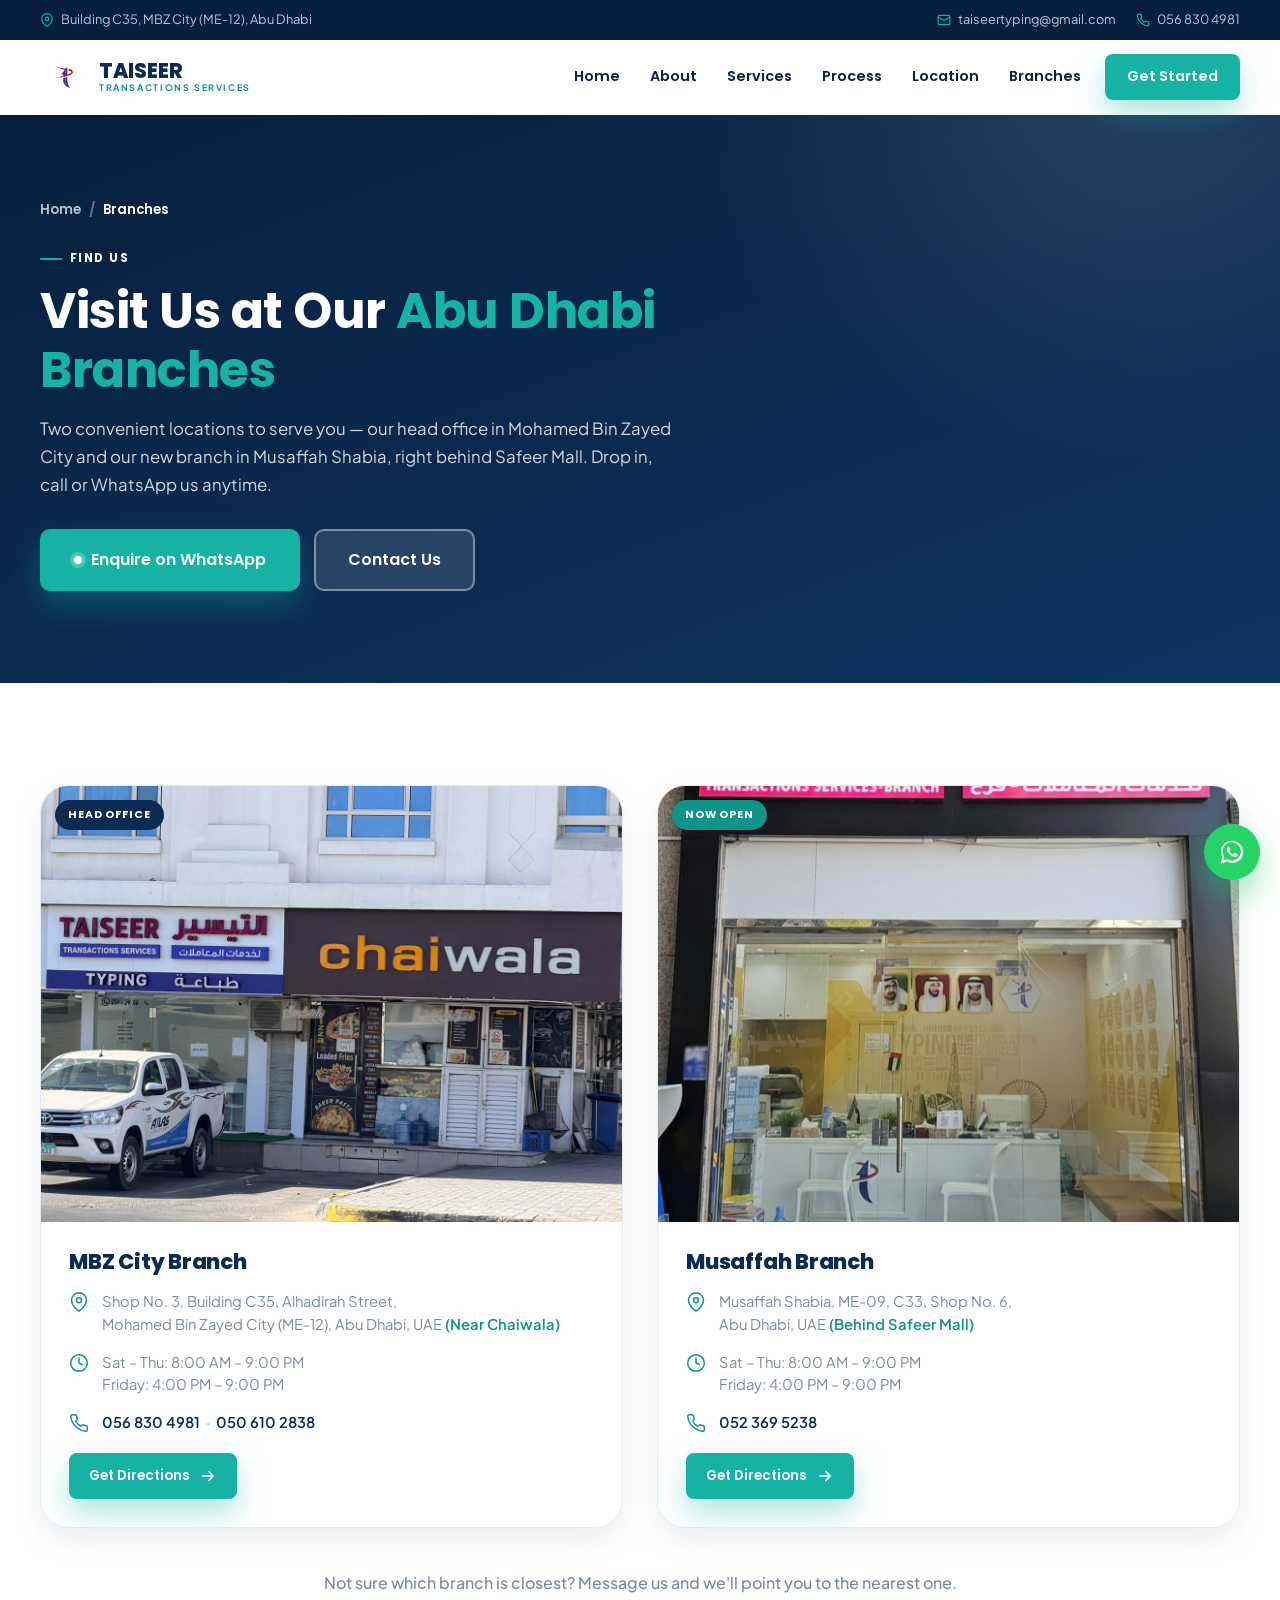
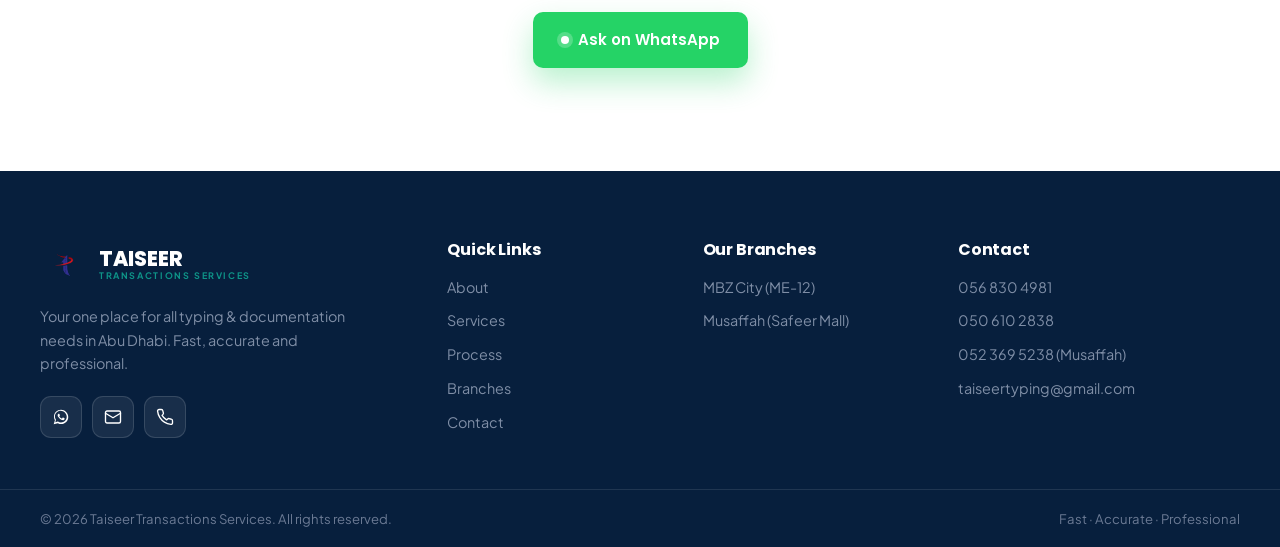
<file: corporate-branches.html>
<!DOCTYPE html>
<html lang="en">
<head>
  <meta charset="UTF-8" />
  <meta name="viewport" content="width=device-width, initial-scale=1.0" />
  <title>Our Branches | Taiseer Transactions Services — Typing &amp; Documentation in Abu Dhabi</title>
  <meta name="description" content="Visit Taiseer Transactions Services at our Abu Dhabi branches — our head office in Mohamed Bin Zayed City (ME-12) and our new branch in Musaffah Shabia, behind Safeer Mall. Addresses, phone numbers and directions." />
  <meta name="keywords" content="Taiseer branches Abu Dhabi, typing center MBZ City, typing center Musaffah, Safeer Mall typing, transactions services location Abu Dhabi" />
  <meta name="theme-color" content="#0b2b52" />
  <link rel="canonical" href="https://taiseertyping.com/corporate-branches.html" />

  <meta name="robots" content="index, follow, max-image-preview:large, max-snippet:-1, max-video-preview:-1" />
  <meta name="googlebot" content="index, follow" />
  <meta name="author" content="Taiseer Transactions Services" />
  <meta name="language" content="English" />

  <meta property="og:type" content="website" />
  <meta property="og:site_name" content="Taiseer Transactions Services" />
  <meta property="og:url" content="https://taiseertyping.com/corporate-branches.html" />
  <meta property="og:title" content="Our Branches — Taiseer Transactions Services, Abu Dhabi" />
  <meta property="og:description" content="Two convenient Abu Dhabi locations — MBZ City (ME-12) and Musaffah Shabia, behind Safeer Mall." />
  <meta property="og:locale" content="en_AE" />
  <meta property="og:image" content="https://taiseertyping.com/assets/shop.png" />

  <meta name="twitter:card" content="summary_large_image" />
  <meta name="twitter:title" content="Our Branches — Taiseer Transactions Services, Abu Dhabi" />
  <meta name="twitter:description" content="Two convenient Abu Dhabi locations — MBZ City (ME-12) and Musaffah Shabia, behind Safeer Mall." />
  <meta name="twitter:image" content="https://taiseertyping.com/assets/shop.png" />

  <link rel="icon" type="image/png" href="assets/logo.png" />
  <link rel="apple-touch-icon" href="assets/logo.png" />
  <link rel="manifest" href="site.webmanifest" />
  <link rel="preconnect" href="https://fonts.googleapis.com" />
  <link rel="preconnect" href="https://fonts.gstatic.com" crossorigin />
  <link href="https://fonts.googleapis.com/css2?family=Plus+Jakarta+Sans:wght@400;500;600;700;800&family=Poppins:wght@500;600;700;800&display=swap" rel="stylesheet" />
  <link rel="stylesheet" href="css/corporate.css" />

  <script type="application/ld+json">
  {
    "@context": "https://schema.org",
    "@type": "BreadcrumbList",
    "itemListElement": [
      { "@type": "ListItem", "position": 1, "name": "Home", "item": "https://taiseertyping.com/corporate.html" },
      { "@type": "ListItem", "position": 2, "name": "Branches", "item": "https://taiseertyping.com/corporate-branches.html" }
    ]
  }
  </script>
</head>
<body class="branches-page">
  <div class="progress" id="progress" aria-hidden="true"></div>

  <!-- Top bar -->
  <div class="topbar">
    <div class="container topbar__inner">
      <span class="topbar__item topbar__item--addr">
        <svg viewBox="0 0 24 24" fill="none" stroke="currentColor" stroke-width="2" stroke-linecap="round" stroke-linejoin="round"><path d="M21 10c0 7-9 13-9 13s-9-6-9-13a9 9 0 0 1 18 0Z"/><circle cx="12" cy="10" r="3"/></svg>
        Building C35, MBZ City (ME-12), Abu Dhabi
      </span>
      <div class="topbar__right">
        <a href="mailto:taiseertyping@gmail.com" class="topbar__item">
          <svg viewBox="0 0 24 24" fill="none" stroke="currentColor" stroke-width="2" stroke-linecap="round" stroke-linejoin="round"><rect x="2" y="4" width="20" height="16" rx="2"/><path d="m22 7-10 6L2 7"/></svg>
          taiseertyping@gmail.com
        </a>
        <a href="tel:+971568304981" class="topbar__item">
          <svg viewBox="0 0 24 24" fill="none" stroke="currentColor" stroke-width="2" stroke-linecap="round" stroke-linejoin="round"><path d="M22 16.9v3a2 2 0 0 1-2.2 2 19.8 19.8 0 0 1-8.6-3.1 19.5 19.5 0 0 1-6-6 19.8 19.8 0 0 1-3.1-8.7A2 2 0 0 1 4.1 2h3a2 2 0 0 1 2 1.7c.1.9.4 1.8.7 2.7a2 2 0 0 1-.5 2.1L8.1 9.9a16 16 0 0 0 6 6l1.4-1.2a2 2 0 0 1 2.1-.5c.9.3 1.8.6 2.7.7a2 2 0 0 1 1.7 2Z"/></svg>
          056 830 4981
        </a>
      </div>
    </div>
  </div>

  <!-- Header -->
  <header class="header" id="header">
    <div class="container header__inner">
      <a href="corporate.html#home" class="brand" aria-label="Taiseer Transactions Services home">
        <img src="assets/logo.png" alt="Taiseer Transactions Services logo" class="brand__logo" />
        <span class="brand__text"><strong>TAISEER</strong><small>TRANSACTIONS SERVICES</small></span>
      </a>
      <nav class="nav" id="nav">
        <a href="corporate.html#home" class="nav__link">Home</a>
        <a href="corporate.html#about" class="nav__link">About</a>
        <a href="corporate-services.html" class="nav__link">Services</a>
        <a href="corporate.html#process" class="nav__link">Process</a>
        <a href="corporate.html#location" class="nav__link">Location</a>
        <a href="corporate-branches.html" class="nav__link active">Branches</a>
        <a href="corporate.html#contact" class="nav__link nav__cta">Get Started</a>
      </nav>
      <button class="nav__toggle" id="navToggle" aria-label="Open menu" aria-expanded="false"><span></span><span></span><span></span></button>
    </div>
  </header>

  <!-- Page hero -->
  <section class="pagehero">
    <div class="container">
      <div class="pagehero__inner reveal">
        <nav class="pagehero__crumbs" aria-label="Breadcrumb">
          <a href="corporate.html#home">Home</a>
          <span>/</span>
          <strong>Branches</strong>
        </nav>
        <span class="eyebrow">Find Us</span>
        <h1 class="pagehero__title">Visit Us at Our <span>Abu Dhabi Branches</span></h1>
        <p class="pagehero__text">
          Two convenient locations to serve you — our head office in Mohamed Bin Zayed City and our
          new branch in Musaffah Shabia, right behind Safeer Mall. Drop in, call or WhatsApp us anytime.
        </p>
        <div class="pagehero__actions">
          <a href="https://wa.me/971568304981" target="_blank" rel="noopener" class="btn btn--primary btn--lg"><span class="wa-dot"></span> Enquire on WhatsApp</a>
          <a href="corporate.html#contact" class="btn btn--light btn--lg">Contact Us</a>
        </div>
      </div>
    </div>
  </section>

  <!-- Branches -->
  <section class="branches section" id="branches">
    <div class="container">
      <div class="branches__grid">

        <!-- Head office -->
        <article class="bcard reveal">
          <div class="bcard__media">
            <span class="bcard__flag">Head Office</span>
            <img src="assets/shop.png" alt="Taiseer Transactions Services head office in Mohamed Bin Zayed City, Abu Dhabi" loading="lazy" />
          </div>
          <div class="bcard__body">
            <h2 class="bcard__name">MBZ City Branch</h2>
            <div class="bcard__row">
              <svg viewBox="0 0 24 24" fill="none" stroke="currentColor" stroke-width="1.8" stroke-linecap="round" stroke-linejoin="round"><path d="M21 10c0 7-9 13-9 13s-9-6-9-13a9 9 0 0 1 18 0Z"/><circle cx="12" cy="10" r="3"/></svg>
              <span>Shop No. 3, Building C35, Alhadirah Street,<br />Mohamed Bin Zayed City (ME-12), Abu Dhabi, UAE <em>(Near Chaiwala)</em></span>
            </div>
            <div class="bcard__row">
              <svg viewBox="0 0 24 24" fill="none" stroke="currentColor" stroke-width="1.8" stroke-linecap="round" stroke-linejoin="round"><circle cx="12" cy="12" r="10"/><path d="M12 6v6l4 2"/></svg>
              <span>Sat – Thu: 8:00 AM – 9:00 PM<br />Friday: 4:00 PM – 9:00 PM</span>
            </div>
            <div class="bcard__row">
              <svg viewBox="0 0 24 24" fill="none" stroke="currentColor" stroke-width="1.8" stroke-linecap="round" stroke-linejoin="round"><path d="M22 16.9v3a2 2 0 0 1-2.2 2 19.8 19.8 0 0 1-8.6-3.1 19.5 19.5 0 0 1-6-6 19.8 19.8 0 0 1-3.1-8.7A2 2 0 0 1 4.1 2h3a2 2 0 0 1 2 1.7c.1.9.4 1.8.7 2.7a2 2 0 0 1-.5 2.1L8.1 9.9a16 16 0 0 0 6 6l1.4-1.2a2 2 0 0 1 2.1-.5c.9.3 1.8.6 2.7.7a2 2 0 0 1 1.7 2Z"/></svg>
              <span><a href="tel:+971568304981">056 830 4981</a> &nbsp;·&nbsp; <a href="tel:+971506102838">050 610 2838</a></span>
            </div>
            <div class="bcard__actions">
              <a href="https://maps.app.goo.gl/WYGxvv9qLzEsgP3v6" target="_blank" rel="noopener" class="btn btn--primary btn--sm">Get Directions <svg viewBox="0 0 24 24" fill="none" stroke="currentColor" stroke-width="2.2" stroke-linecap="round" stroke-linejoin="round"><path d="M5 12h14M13 6l6 6-6 6"/></svg></a>
              <a href="tel:+971568304981" class="btn btn--light btn--sm">Call Branch</a>
            </div>
          </div>
        </article>

        <!-- Musaffah branch -->
        <article class="bcard reveal" data-delay="1">
          <div class="bcard__media">
            <span class="bcard__flag bcard__flag--new">Now Open</span>
            <img src="assets/branch/branch.jpeg" alt="Taiseer Transactions Services Musaffah branch storefront, Abu Dhabi" loading="lazy" />
          </div>
          <div class="bcard__body">
            <h2 class="bcard__name">Musaffah Branch</h2>
            <div class="bcard__row">
              <svg viewBox="0 0 24 24" fill="none" stroke="currentColor" stroke-width="1.8" stroke-linecap="round" stroke-linejoin="round"><path d="M21 10c0 7-9 13-9 13s-9-6-9-13a9 9 0 0 1 18 0Z"/><circle cx="12" cy="10" r="3"/></svg>
              <span>Musaffah Shabia, ME-09, C33, Shop No. 6,<br />Abu Dhabi, UAE <em>(Behind Safeer Mall)</em></span>
            </div>
            <div class="bcard__row">
              <svg viewBox="0 0 24 24" fill="none" stroke="currentColor" stroke-width="1.8" stroke-linecap="round" stroke-linejoin="round"><circle cx="12" cy="12" r="10"/><path d="M12 6v6l4 2"/></svg>
              <span>Sat – Thu: 8:00 AM – 9:00 PM<br />Friday: 4:00 PM – 9:00 PM</span>
            </div>
            <div class="bcard__row">
              <svg viewBox="0 0 24 24" fill="none" stroke="currentColor" stroke-width="1.8" stroke-linecap="round" stroke-linejoin="round"><path d="M22 16.9v3a2 2 0 0 1-2.2 2 19.8 19.8 0 0 1-8.6-3.1 19.5 19.5 0 0 1-6-6 19.8 19.8 0 0 1-3.1-8.7A2 2 0 0 1 4.1 2h3a2 2 0 0 1 2 1.7c.1.9.4 1.8.7 2.7a2 2 0 0 1-.5 2.1L8.1 9.9a16 16 0 0 0 6 6l1.4-1.2a2 2 0 0 1 2.1-.5c.9.3 1.8.6 2.7.7a2 2 0 0 1 1.7 2Z"/></svg>
              <span><a href="tel:+971523695238">052 369 5238</a></span>
            </div>
            <div class="bcard__actions">
              <a href="https://maps.app.goo.gl/KrVfDAPBntznS28m7" target="_blank" rel="noopener" class="btn btn--primary btn--sm">Get Directions <svg viewBox="0 0 24 24" fill="none" stroke="currentColor" stroke-width="2.2" stroke-linecap="round" stroke-linejoin="round"><path d="M5 12h14M13 6l6 6-6 6"/></svg></a>
              <a href="tel:+971523695238" class="btn btn--light btn--sm">Call Branch</a>
            </div>
          </div>
        </article>

      </div>

      <div class="services__cta reveal">
        <p>Not sure which branch is closest? Message us and we'll point you to the nearest one.</p>
        <a href="https://wa.me/971568304981" target="_blank" rel="noopener" class="btn btn--wa"><span class="wa-dot"></span> Ask on WhatsApp</a>
      </div>
    </div>
  </section>

  <!-- Footer -->
  <footer class="footer">
    <div class="container footer__inner">
      <div class="footer__brand">
        <a href="corporate.html#home" class="brand">
          <img src="assets/logo.png" alt="Taiseer Transactions Services logo" class="brand__logo" />
          <span class="brand__text"><strong>TAISEER</strong><small>TRANSACTIONS SERVICES</small></span>
        </a>
        <p>Your one place for all typing &amp; documentation needs in Abu Dhabi. Fast, accurate and professional.</p>
        <div class="footer__social">
          <a href="https://wa.me/971568304981" target="_blank" rel="noopener" aria-label="WhatsApp"><svg viewBox="0 0 32 32" fill="currentColor"><path d="M16 3C9 3 3.5 8.5 3.5 15.5c0 2.3.6 4.4 1.7 6.3L3 29l7.4-2.1c1.8 1 3.9 1.6 6 1.6 7 0 12.5-5.5 12.5-12.5S23 3 16 3zm0 22.7c-1.9 0-3.7-.5-5.3-1.5l-.4-.2-4.4 1.2 1.2-4.3-.3-.4a10 10 0 0 1-1.6-5.5c0-5.6 4.6-10.2 10.2-10.2S26.2 9.9 26.2 15.5 21.6 25.7 16 25.7zm5.7-7.6c-.3-.2-1.8-.9-2.1-1-.3-.1-.5-.2-.7.2-.2.3-.8 1-.9 1.2-.2.2-.3.2-.6.1-1.8-.9-3-1.6-4.2-3.6-.3-.5.3-.5.9-1.6.1-.2 0-.4 0-.5l-1-2.3c-.2-.6-.5-.5-.7-.5h-.6c-.2 0-.5.1-.8.4-.3.3-1 1-1 2.5s1.1 2.9 1.2 3.1c.2.2 2.2 3.4 5.3 4.8 2 .8 2.7.9 3.7.8.6-.1 1.8-.8 2.1-1.5.3-.7.3-1.4.2-1.5-.1-.2-.3-.2-.6-.4z"/></svg></a>
          <a href="mailto:taiseertyping@gmail.com" aria-label="Email"><svg viewBox="0 0 24 24" fill="none" stroke="currentColor" stroke-width="1.8" stroke-linecap="round" stroke-linejoin="round"><rect x="2" y="4" width="20" height="16" rx="2"/><path d="m22 7-10 6L2 7"/></svg></a>
          <a href="tel:+971568304981" aria-label="Call"><svg viewBox="0 0 24 24" fill="none" stroke="currentColor" stroke-width="1.8" stroke-linecap="round" stroke-linejoin="round"><path d="M22 16.9v3a2 2 0 0 1-2.2 2 19.8 19.8 0 0 1-8.6-3.1 19.5 19.5 0 0 1-6-6 19.8 19.8 0 0 1-3.1-8.7A2 2 0 0 1 4.1 2h3a2 2 0 0 1 2 1.7c.1.9.4 1.8.7 2.7a2 2 0 0 1-.5 2.1L8.1 9.9a16 16 0 0 0 6 6l1.4-1.2a2 2 0 0 1 2.1-.5c.9.3 1.8.6 2.7.7a2 2 0 0 1 1.7 2Z"/></svg></a>
        </div>
      </div>
      <div class="footer__col">
        <h5>Quick Links</h5>
        <a href="corporate.html#about">About</a><a href="corporate-services.html">Services</a><a href="corporate.html#process">Process</a><a href="corporate-branches.html">Branches</a><a href="corporate.html#contact">Contact</a>
      </div>
      <div class="footer__col">
        <h5>Our Branches</h5>
        <a href="https://maps.app.goo.gl/WYGxvv9qLzEsgP3v6" target="_blank" rel="noopener">MBZ City (ME-12)</a><a href="https://maps.app.goo.gl/KrVfDAPBntznS28m7" target="_blank" rel="noopener">Musaffah (Safeer Mall)</a>
      </div>
      <div class="footer__col">
        <h5>Contact</h5>
        <a href="tel:+971568304981">056 830 4981</a><a href="tel:+971506102838">050 610 2838</a>
        <a href="tel:+971523695238">052 369 5238 (Musaffah)</a>
        <a href="mailto:taiseertyping@gmail.com">taiseertyping@gmail.com</a>
      </div>
    </div>
    <div class="footer__bottom">
      <div class="container">
        <p>© <span id="year"></span> Taiseer Transactions Services. All rights reserved.</p>
        <p>Fast · Accurate · Professional</p>
      </div>
    </div>
  </footer>

  <a href="https://wa.me/971568304981" target="_blank" rel="noopener" class="fab" aria-label="Chat on WhatsApp">
    <svg viewBox="0 0 32 32" fill="currentColor"><path d="M16 3C9 3 3.5 8.5 3.5 15.5c0 2.3.6 4.4 1.7 6.3L3 29l7.4-2.1c1.8 1 3.9 1.6 6 1.6 7 0 12.5-5.5 12.5-12.5S23 3 16 3zm0 22.7c-1.9 0-3.7-.5-5.3-1.5l-.4-.2-4.4 1.2 1.2-4.3-.3-.4a10 10 0 0 1-1.6-5.5c0-5.6 4.6-10.2 10.2-10.2S26.2 9.9 26.2 15.5 21.6 25.7 16 25.7zm5.7-7.6c-.3-.2-1.8-.9-2.1-1-.3-.1-.5-.2-.7.2-.2.3-.8 1-.9 1.2-.2.2-.3.2-.6.1-1.8-.9-3-1.6-4.2-3.6-.3-.5.3-.5.9-1.6.1-.2 0-.4 0-.5l-1-2.3c-.2-.6-.5-.5-.7-.5h-.6c-.2 0-.5.1-.8.4-.3.3-1 1-1 2.5s1.1 2.9 1.2 3.1c.2.2 2.2 3.4 5.3 4.8 2 .8 2.7.9 3.7.8.6-.1 1.8-.8 2.1-1.5.3-.7.3-1.4.2-1.5-.1-.2-.3-.2-.6-.4z"/></svg>
  </a>
  <button class="totop" id="toTop" aria-label="Back to top"><svg viewBox="0 0 24 24" fill="none" stroke="currentColor" stroke-width="2.4" stroke-linecap="round" stroke-linejoin="round"><path d="M12 19V5M5 12l7-7 7 7"/></svg></button>

  <script src="js/corporate.js"></script>
</body>
</html>
</file>
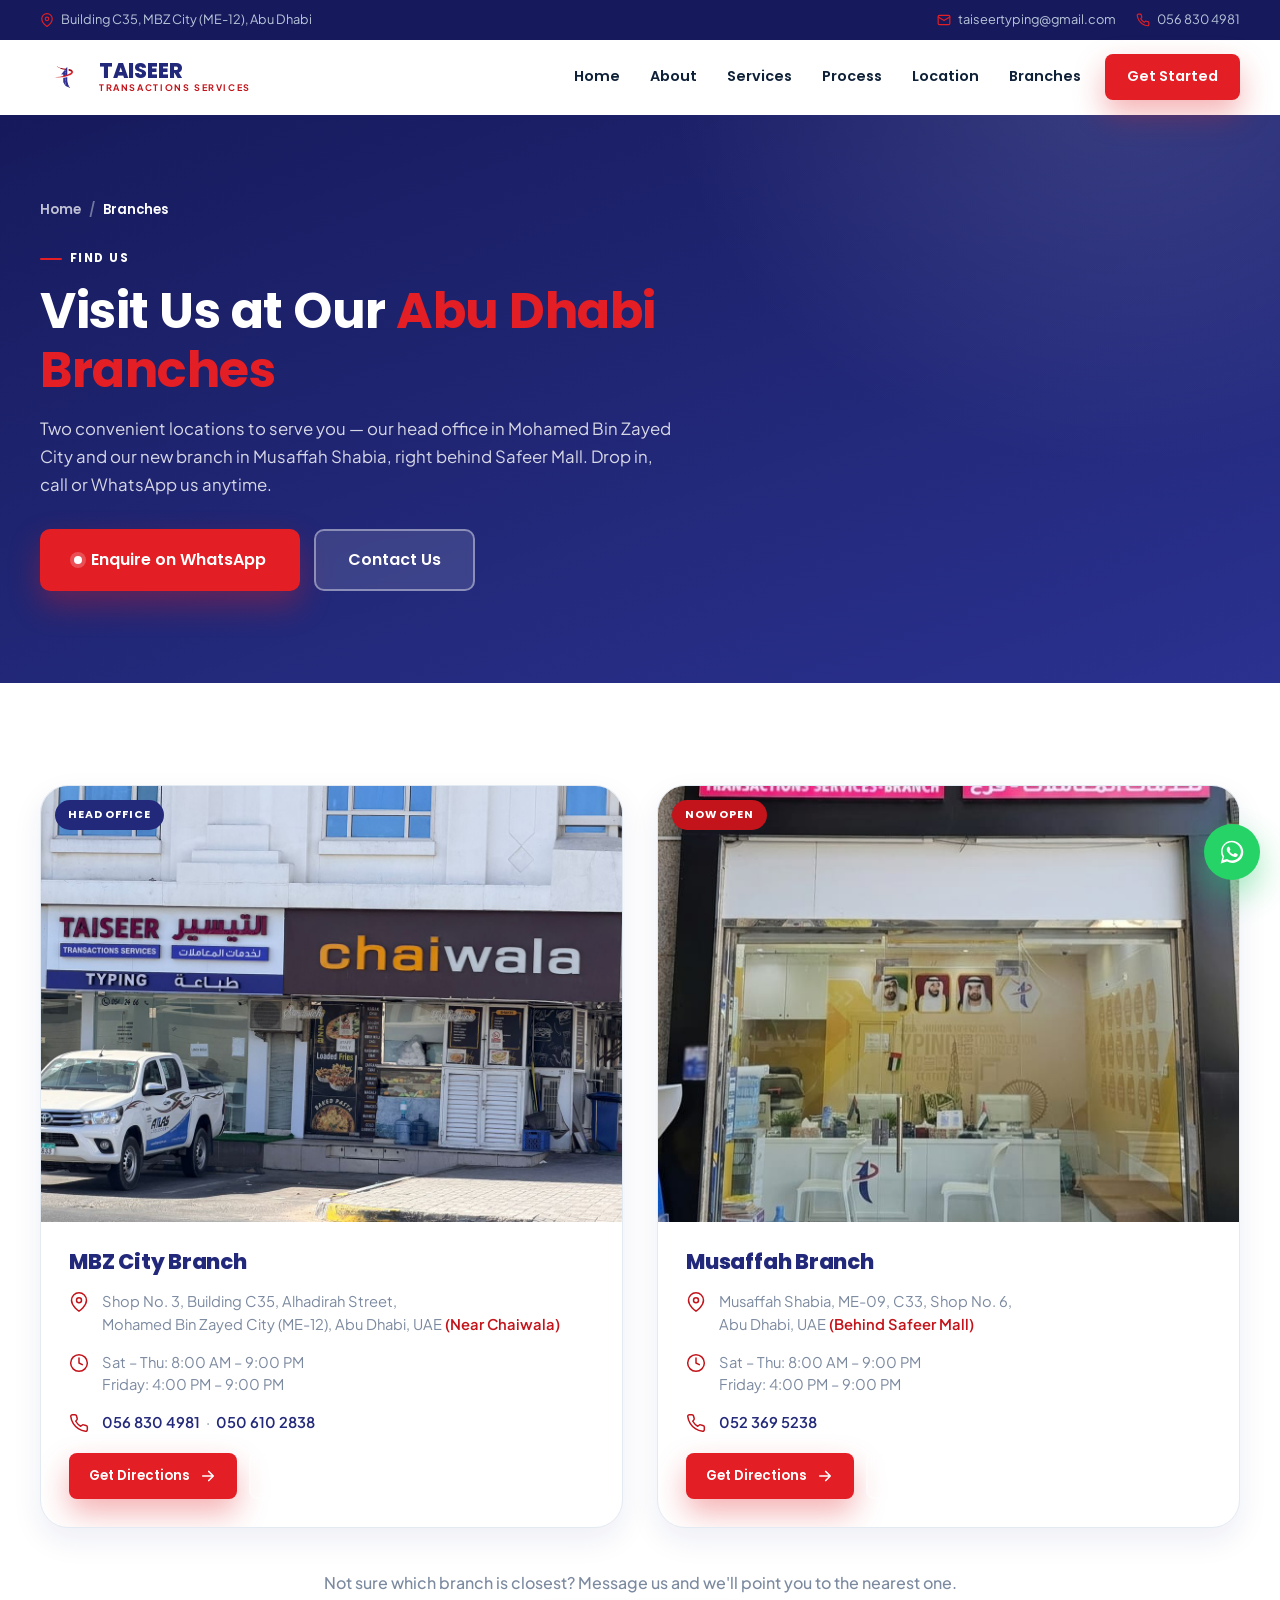
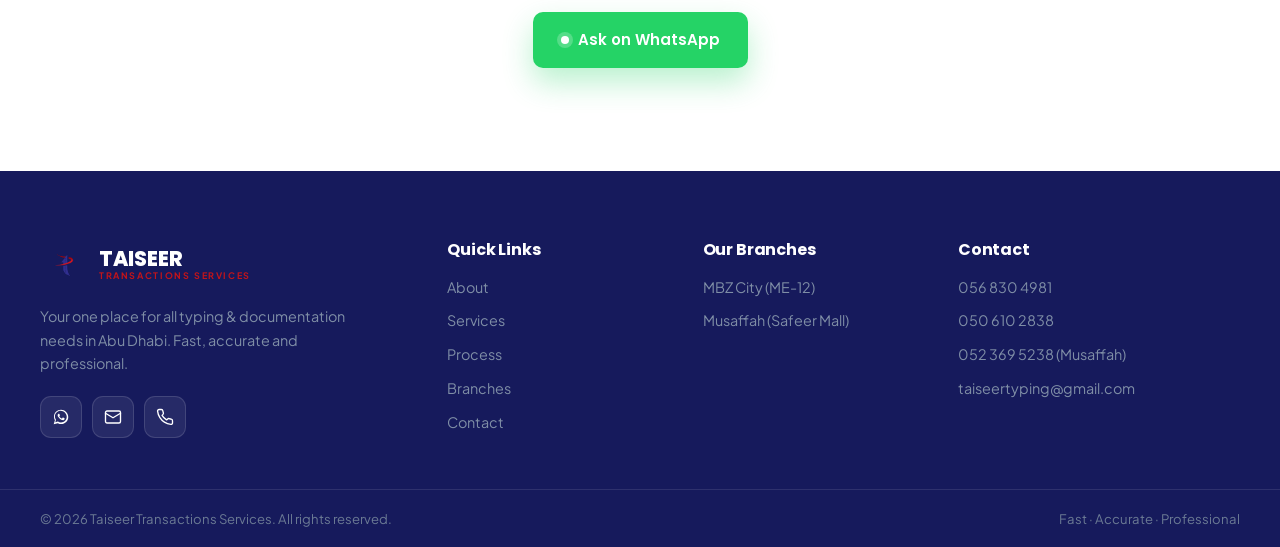
<file: corporate-brand-branches.html>
<!DOCTYPE html>
<html lang="en">
<head>
  <meta charset="UTF-8" />
  <meta name="viewport" content="width=device-width, initial-scale=1.0" />
  <title>Our Branches | Taiseer Transactions Services — Typing &amp; Documentation in Abu Dhabi</title>
  <meta name="description" content="Visit Taiseer Transactions Services at our Abu Dhabi branches — our head office in Mohamed Bin Zayed City (ME-12) and our new branch in Musaffah Shabia, behind Safeer Mall. Addresses, phone numbers and directions." />
  <meta name="keywords" content="Taiseer branches Abu Dhabi, typing center MBZ City, typing center Musaffah, Safeer Mall typing, transactions services location Abu Dhabi" />
  <meta name="theme-color" content="#23297a" />
  <link rel="canonical" href="https://taiseertyping.com/corporate-brand-branches.html" />

  <meta name="robots" content="index, follow, max-image-preview:large, max-snippet:-1, max-video-preview:-1" />
  <meta name="googlebot" content="index, follow" />
  <meta name="author" content="Taiseer Transactions Services" />
  <meta name="language" content="English" />

  <meta property="og:type" content="website" />
  <meta property="og:site_name" content="Taiseer Transactions Services" />
  <meta property="og:url" content="https://taiseertyping.com/corporate-brand-branches.html" />
  <meta property="og:title" content="Our Branches — Taiseer Transactions Services, Abu Dhabi" />
  <meta property="og:description" content="Two convenient Abu Dhabi locations — MBZ City (ME-12) and Musaffah Shabia, behind Safeer Mall." />
  <meta property="og:locale" content="en_AE" />
  <meta property="og:image" content="https://taiseertyping.com/assets/shop.png" />

  <meta name="twitter:card" content="summary_large_image" />
  <meta name="twitter:title" content="Our Branches — Taiseer Transactions Services, Abu Dhabi" />
  <meta name="twitter:description" content="Two convenient Abu Dhabi locations — MBZ City (ME-12) and Musaffah Shabia, behind Safeer Mall." />
  <meta name="twitter:image" content="https://taiseertyping.com/assets/shop.png" />

  <link rel="icon" type="image/png" href="assets/logo.png" />
  <link rel="apple-touch-icon" href="assets/logo.png" />
  <link rel="manifest" href="site.webmanifest" />
  <link rel="preconnect" href="https://fonts.googleapis.com" />
  <link rel="preconnect" href="https://fonts.gstatic.com" crossorigin />
  <link href="https://fonts.googleapis.com/css2?family=Plus+Jakarta+Sans:wght@400;500;600;700;800&family=Poppins:wght@500;600;700;800&display=swap" rel="stylesheet" />
  <link rel="stylesheet" href="css/corporate-brand.css" />

  <script type="application/ld+json">
  {
    "@context": "https://schema.org",
    "@type": "BreadcrumbList",
    "itemListElement": [
      { "@type": "ListItem", "position": 1, "name": "Home", "item": "https://taiseertyping.com/corporate-brand.html" },
      { "@type": "ListItem", "position": 2, "name": "Branches", "item": "https://taiseertyping.com/corporate-brand-branches.html" }
    ]
  }
  </script>
</head>
<body class="branches-page">
  <div class="progress" id="progress" aria-hidden="true"></div>

  <!-- Top bar -->
  <div class="topbar">
    <div class="container topbar__inner">
      <span class="topbar__item topbar__item--addr">
        <svg viewBox="0 0 24 24" fill="none" stroke="currentColor" stroke-width="2" stroke-linecap="round" stroke-linejoin="round"><path d="M21 10c0 7-9 13-9 13s-9-6-9-13a9 9 0 0 1 18 0Z"/><circle cx="12" cy="10" r="3"/></svg>
        Building C35, MBZ City (ME-12), Abu Dhabi
      </span>
      <div class="topbar__right">
        <a href="mailto:taiseertyping@gmail.com" class="topbar__item">
          <svg viewBox="0 0 24 24" fill="none" stroke="currentColor" stroke-width="2" stroke-linecap="round" stroke-linejoin="round"><rect x="2" y="4" width="20" height="16" rx="2"/><path d="m22 7-10 6L2 7"/></svg>
          taiseertyping@gmail.com
        </a>
        <a href="tel:+971568304981" class="topbar__item">
          <svg viewBox="0 0 24 24" fill="none" stroke="currentColor" stroke-width="2" stroke-linecap="round" stroke-linejoin="round"><path d="M22 16.9v3a2 2 0 0 1-2.2 2 19.8 19.8 0 0 1-8.6-3.1 19.5 19.5 0 0 1-6-6 19.8 19.8 0 0 1-3.1-8.7A2 2 0 0 1 4.1 2h3a2 2 0 0 1 2 1.7c.1.9.4 1.8.7 2.7a2 2 0 0 1-.5 2.1L8.1 9.9a16 16 0 0 0 6 6l1.4-1.2a2 2 0 0 1 2.1-.5c.9.3 1.8.6 2.7.7a2 2 0 0 1 1.7 2Z"/></svg>
          056 830 4981
        </a>
      </div>
    </div>
  </div>

  <!-- Header -->
  <header class="header" id="header">
    <div class="container header__inner">
      <a href="corporate-brand.html#home" class="brand" aria-label="Taiseer Transactions Services home">
        <img src="assets/logo.png" alt="Taiseer Transactions Services logo" class="brand__logo" />
        <span class="brand__text"><strong>TAISEER</strong><small>TRANSACTIONS SERVICES</small></span>
      </a>
      <nav class="nav" id="nav">
        <a href="corporate-brand.html#home" class="nav__link">Home</a>
        <a href="corporate-brand.html#about" class="nav__link">About</a>
        <a href="corporate-brand-services.html" class="nav__link">Services</a>
        <a href="corporate-brand.html#process" class="nav__link">Process</a>
        <a href="corporate-brand.html#location" class="nav__link">Location</a>
        <a href="corporate-brand-branches.html" class="nav__link active">Branches</a>
        <a href="corporate-brand.html#contact" class="nav__link nav__cta">Get Started</a>
      </nav>
      <button class="nav__toggle" id="navToggle" aria-label="Open menu" aria-expanded="false"><span></span><span></span><span></span></button>
    </div>
  </header>

  <!-- Page hero -->
  <section class="pagehero">
    <div class="container">
      <div class="pagehero__inner reveal">
        <nav class="pagehero__crumbs" aria-label="Breadcrumb">
          <a href="corporate-brand.html#home">Home</a>
          <span>/</span>
          <strong>Branches</strong>
        </nav>
        <span class="eyebrow">Find Us</span>
        <h1 class="pagehero__title">Visit Us at Our <span>Abu Dhabi Branches</span></h1>
        <p class="pagehero__text">
          Two convenient locations to serve you — our head office in Mohamed Bin Zayed City and our
          new branch in Musaffah Shabia, right behind Safeer Mall. Drop in, call or WhatsApp us anytime.
        </p>
        <div class="pagehero__actions">
          <a href="https://wa.me/971568304981" target="_blank" rel="noopener" class="btn btn--primary btn--lg"><span class="wa-dot"></span> Enquire on WhatsApp</a>
          <a href="corporate-brand.html#contact" class="btn btn--light btn--lg">Contact Us</a>
        </div>
      </div>
    </div>
  </section>

  <!-- Branches -->
  <section class="branches section" id="branches">
    <div class="container">
      <div class="branches__grid">

        <!-- Head office -->
        <article class="bcard reveal">
          <div class="bcard__media">
            <span class="bcard__flag">Head Office</span>
            <img src="assets/shop.png" alt="Taiseer Transactions Services head office in Mohamed Bin Zayed City, Abu Dhabi" loading="lazy" />
          </div>
          <div class="bcard__body">
            <h2 class="bcard__name">MBZ City Branch</h2>
            <div class="bcard__row">
              <svg viewBox="0 0 24 24" fill="none" stroke="currentColor" stroke-width="1.8" stroke-linecap="round" stroke-linejoin="round"><path d="M21 10c0 7-9 13-9 13s-9-6-9-13a9 9 0 0 1 18 0Z"/><circle cx="12" cy="10" r="3"/></svg>
              <span>Shop No. 3, Building C35, Alhadirah Street,<br />Mohamed Bin Zayed City (ME-12), Abu Dhabi, UAE <em>(Near Chaiwala)</em></span>
            </div>
            <div class="bcard__row">
              <svg viewBox="0 0 24 24" fill="none" stroke="currentColor" stroke-width="1.8" stroke-linecap="round" stroke-linejoin="round"><circle cx="12" cy="12" r="10"/><path d="M12 6v6l4 2"/></svg>
              <span>Sat – Thu: 8:00 AM – 9:00 PM<br />Friday: 4:00 PM – 9:00 PM</span>
            </div>
            <div class="bcard__row">
              <svg viewBox="0 0 24 24" fill="none" stroke="currentColor" stroke-width="1.8" stroke-linecap="round" stroke-linejoin="round"><path d="M22 16.9v3a2 2 0 0 1-2.2 2 19.8 19.8 0 0 1-8.6-3.1 19.5 19.5 0 0 1-6-6 19.8 19.8 0 0 1-3.1-8.7A2 2 0 0 1 4.1 2h3a2 2 0 0 1 2 1.7c.1.9.4 1.8.7 2.7a2 2 0 0 1-.5 2.1L8.1 9.9a16 16 0 0 0 6 6l1.4-1.2a2 2 0 0 1 2.1-.5c.9.3 1.8.6 2.7.7a2 2 0 0 1 1.7 2Z"/></svg>
              <span><a href="tel:+971568304981">056 830 4981</a> &nbsp;·&nbsp; <a href="tel:+971506102838">050 610 2838</a></span>
            </div>
            <div class="bcard__actions">
              <a href="https://maps.app.goo.gl/WYGxvv9qLzEsgP3v6" target="_blank" rel="noopener" class="btn btn--primary btn--sm">Get Directions <svg viewBox="0 0 24 24" fill="none" stroke="currentColor" stroke-width="2.2" stroke-linecap="round" stroke-linejoin="round"><path d="M5 12h14M13 6l6 6-6 6"/></svg></a>
              <a href="tel:+971568304981" class="btn btn--light btn--sm">Call Branch</a>
            </div>
          </div>
        </article>

        <!-- Musaffah branch -->
        <article class="bcard reveal" data-delay="1">
          <div class="bcard__media">
            <span class="bcard__flag bcard__flag--new">Now Open</span>
            <img src="assets/branch/branch.jpeg" alt="Taiseer Transactions Services Musaffah branch storefront, Abu Dhabi" loading="lazy" />
          </div>
          <div class="bcard__body">
            <h2 class="bcard__name">Musaffah Branch</h2>
            <div class="bcard__row">
              <svg viewBox="0 0 24 24" fill="none" stroke="currentColor" stroke-width="1.8" stroke-linecap="round" stroke-linejoin="round"><path d="M21 10c0 7-9 13-9 13s-9-6-9-13a9 9 0 0 1 18 0Z"/><circle cx="12" cy="10" r="3"/></svg>
              <span>Musaffah Shabia, ME-09, C33, Shop No. 6,<br />Abu Dhabi, UAE <em>(Behind Safeer Mall)</em></span>
            </div>
            <div class="bcard__row">
              <svg viewBox="0 0 24 24" fill="none" stroke="currentColor" stroke-width="1.8" stroke-linecap="round" stroke-linejoin="round"><circle cx="12" cy="12" r="10"/><path d="M12 6v6l4 2"/></svg>
              <span>Sat – Thu: 8:00 AM – 9:00 PM<br />Friday: 4:00 PM – 9:00 PM</span>
            </div>
            <div class="bcard__row">
              <svg viewBox="0 0 24 24" fill="none" stroke="currentColor" stroke-width="1.8" stroke-linecap="round" stroke-linejoin="round"><path d="M22 16.9v3a2 2 0 0 1-2.2 2 19.8 19.8 0 0 1-8.6-3.1 19.5 19.5 0 0 1-6-6 19.8 19.8 0 0 1-3.1-8.7A2 2 0 0 1 4.1 2h3a2 2 0 0 1 2 1.7c.1.9.4 1.8.7 2.7a2 2 0 0 1-.5 2.1L8.1 9.9a16 16 0 0 0 6 6l1.4-1.2a2 2 0 0 1 2.1-.5c.9.3 1.8.6 2.7.7a2 2 0 0 1 1.7 2Z"/></svg>
              <span><a href="tel:+971523695238">052 369 5238</a></span>
            </div>
            <div class="bcard__actions">
              <a href="https://maps.app.goo.gl/KrVfDAPBntznS28m7" target="_blank" rel="noopener" class="btn btn--primary btn--sm">Get Directions <svg viewBox="0 0 24 24" fill="none" stroke="currentColor" stroke-width="2.2" stroke-linecap="round" stroke-linejoin="round"><path d="M5 12h14M13 6l6 6-6 6"/></svg></a>
              <a href="tel:+971523695238" class="btn btn--light btn--sm">Call Branch</a>
            </div>
          </div>
        </article>

      </div>

      <div class="services__cta reveal">
        <p>Not sure which branch is closest? Message us and we'll point you to the nearest one.</p>
        <a href="https://wa.me/971568304981" target="_blank" rel="noopener" class="btn btn--wa"><span class="wa-dot"></span> Ask on WhatsApp</a>
      </div>
    </div>
  </section>

  <!-- Footer -->
  <footer class="footer">
    <div class="container footer__inner">
      <div class="footer__brand">
        <a href="corporate-brand.html#home" class="brand">
          <img src="assets/logo.png" alt="Taiseer Transactions Services logo" class="brand__logo" />
          <span class="brand__text"><strong>TAISEER</strong><small>TRANSACTIONS SERVICES</small></span>
        </a>
        <p>Your one place for all typing &amp; documentation needs in Abu Dhabi. Fast, accurate and professional.</p>
        <div class="footer__social">
          <a href="https://wa.me/971568304981" target="_blank" rel="noopener" aria-label="WhatsApp"><svg viewBox="0 0 32 32" fill="currentColor"><path d="M16 3C9 3 3.5 8.5 3.5 15.5c0 2.3.6 4.4 1.7 6.3L3 29l7.4-2.1c1.8 1 3.9 1.6 6 1.6 7 0 12.5-5.5 12.5-12.5S23 3 16 3zm0 22.7c-1.9 0-3.7-.5-5.3-1.5l-.4-.2-4.4 1.2 1.2-4.3-.3-.4a10 10 0 0 1-1.6-5.5c0-5.6 4.6-10.2 10.2-10.2S26.2 9.9 26.2 15.5 21.6 25.7 16 25.7zm5.7-7.6c-.3-.2-1.8-.9-2.1-1-.3-.1-.5-.2-.7.2-.2.3-.8 1-.9 1.2-.2.2-.3.2-.6.1-1.8-.9-3-1.6-4.2-3.6-.3-.5.3-.5.9-1.6.1-.2 0-.4 0-.5l-1-2.3c-.2-.6-.5-.5-.7-.5h-.6c-.2 0-.5.1-.8.4-.3.3-1 1-1 2.5s1.1 2.9 1.2 3.1c.2.2 2.2 3.4 5.3 4.8 2 .8 2.7.9 3.7.8.6-.1 1.8-.8 2.1-1.5.3-.7.3-1.4.2-1.5-.1-.2-.3-.2-.6-.4z"/></svg></a>
          <a href="mailto:taiseertyping@gmail.com" aria-label="Email"><svg viewBox="0 0 24 24" fill="none" stroke="currentColor" stroke-width="1.8" stroke-linecap="round" stroke-linejoin="round"><rect x="2" y="4" width="20" height="16" rx="2"/><path d="m22 7-10 6L2 7"/></svg></a>
          <a href="tel:+971568304981" aria-label="Call"><svg viewBox="0 0 24 24" fill="none" stroke="currentColor" stroke-width="1.8" stroke-linecap="round" stroke-linejoin="round"><path d="M22 16.9v3a2 2 0 0 1-2.2 2 19.8 19.8 0 0 1-8.6-3.1 19.5 19.5 0 0 1-6-6 19.8 19.8 0 0 1-3.1-8.7A2 2 0 0 1 4.1 2h3a2 2 0 0 1 2 1.7c.1.9.4 1.8.7 2.7a2 2 0 0 1-.5 2.1L8.1 9.9a16 16 0 0 0 6 6l1.4-1.2a2 2 0 0 1 2.1-.5c.9.3 1.8.6 2.7.7a2 2 0 0 1 1.7 2Z"/></svg></a>
        </div>
      </div>
      <div class="footer__col">
        <h5>Quick Links</h5>
        <a href="corporate-brand.html#about">About</a><a href="corporate-brand-services.html">Services</a><a href="corporate-brand.html#process">Process</a><a href="corporate-brand-branches.html">Branches</a><a href="corporate-brand.html#contact">Contact</a>
      </div>
      <div class="footer__col">
        <h5>Our Branches</h5>
        <a href="https://maps.app.goo.gl/WYGxvv9qLzEsgP3v6" target="_blank" rel="noopener">MBZ City (ME-12)</a><a href="https://maps.app.goo.gl/KrVfDAPBntznS28m7" target="_blank" rel="noopener">Musaffah (Safeer Mall)</a>
      </div>
      <div class="footer__col">
        <h5>Contact</h5>
        <a href="tel:+971568304981">056 830 4981</a><a href="tel:+971506102838">050 610 2838</a>
        <a href="tel:+971523695238">052 369 5238 (Musaffah)</a>
        <a href="mailto:taiseertyping@gmail.com">taiseertyping@gmail.com</a>
      </div>
    </div>
    <div class="footer__bottom">
      <div class="container">
        <p>© <span id="year"></span> Taiseer Transactions Services. All rights reserved.</p>
        <p>Fast · Accurate · Professional</p>
      </div>
    </div>
  </footer>

  <a href="https://wa.me/971568304981" target="_blank" rel="noopener" class="fab" aria-label="Chat on WhatsApp">
    <svg viewBox="0 0 32 32" fill="currentColor"><path d="M16 3C9 3 3.5 8.5 3.5 15.5c0 2.3.6 4.4 1.7 6.3L3 29l7.4-2.1c1.8 1 3.9 1.6 6 1.6 7 0 12.5-5.5 12.5-12.5S23 3 16 3zm0 22.7c-1.9 0-3.7-.5-5.3-1.5l-.4-.2-4.4 1.2 1.2-4.3-.3-.4a10 10 0 0 1-1.6-5.5c0-5.6 4.6-10.2 10.2-10.2S26.2 9.9 26.2 15.5 21.6 25.7 16 25.7zm5.7-7.6c-.3-.2-1.8-.9-2.1-1-.3-.1-.5-.2-.7.2-.2.3-.8 1-.9 1.2-.2.2-.3.2-.6.1-1.8-.9-3-1.6-4.2-3.6-.3-.5.3-.5.9-1.6.1-.2 0-.4 0-.5l-1-2.3c-.2-.6-.5-.5-.7-.5h-.6c-.2 0-.5.1-.8.4-.3.3-1 1-1 2.5s1.1 2.9 1.2 3.1c.2.2 2.2 3.4 5.3 4.8 2 .8 2.7.9 3.7.8.6-.1 1.8-.8 2.1-1.5.3-.7.3-1.4.2-1.5-.1-.2-.3-.2-.6-.4z"/></svg>
  </a>
  <button class="totop" id="toTop" aria-label="Back to top"><svg viewBox="0 0 24 24" fill="none" stroke="currentColor" stroke-width="2.4" stroke-linecap="round" stroke-linejoin="round"><path d="M12 19V5M5 12l7-7 7 7"/></svg></button>

  <script src="js/corporate.js"></script>
</body>
</html>
</file>
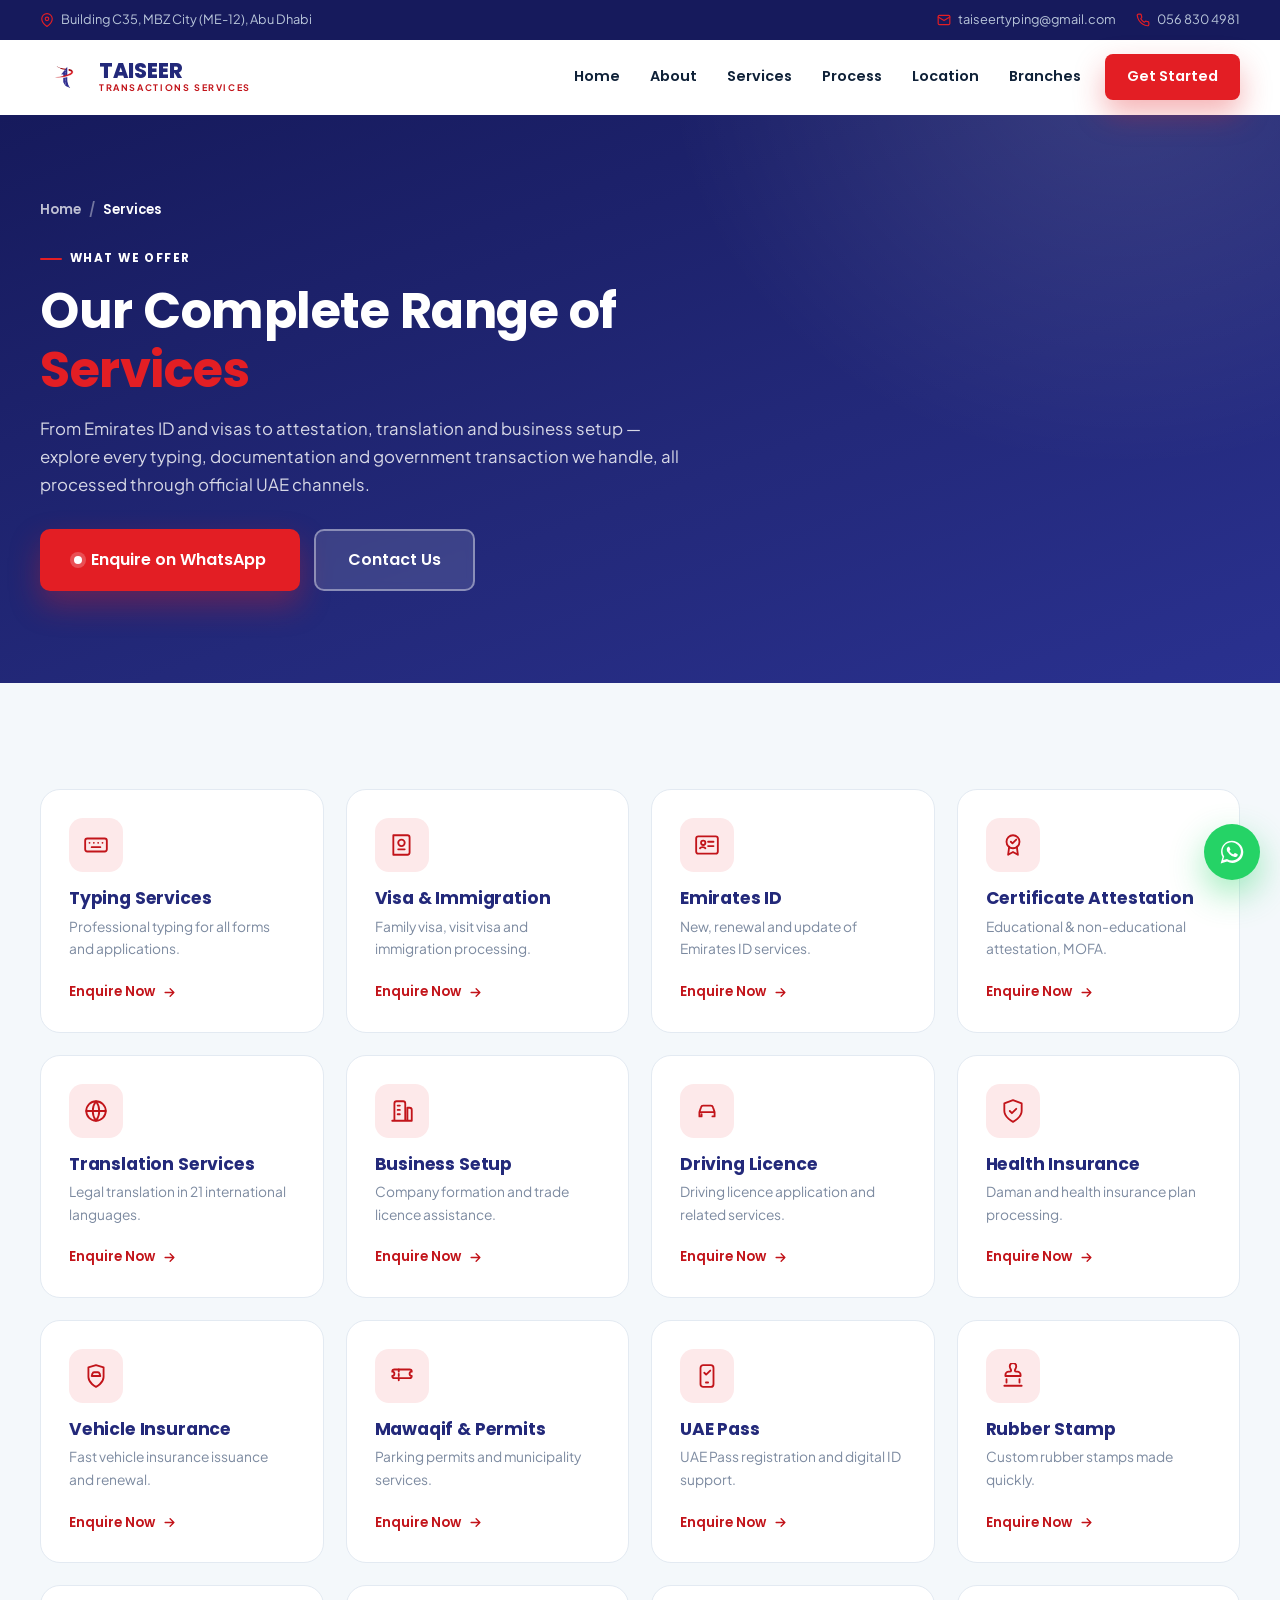
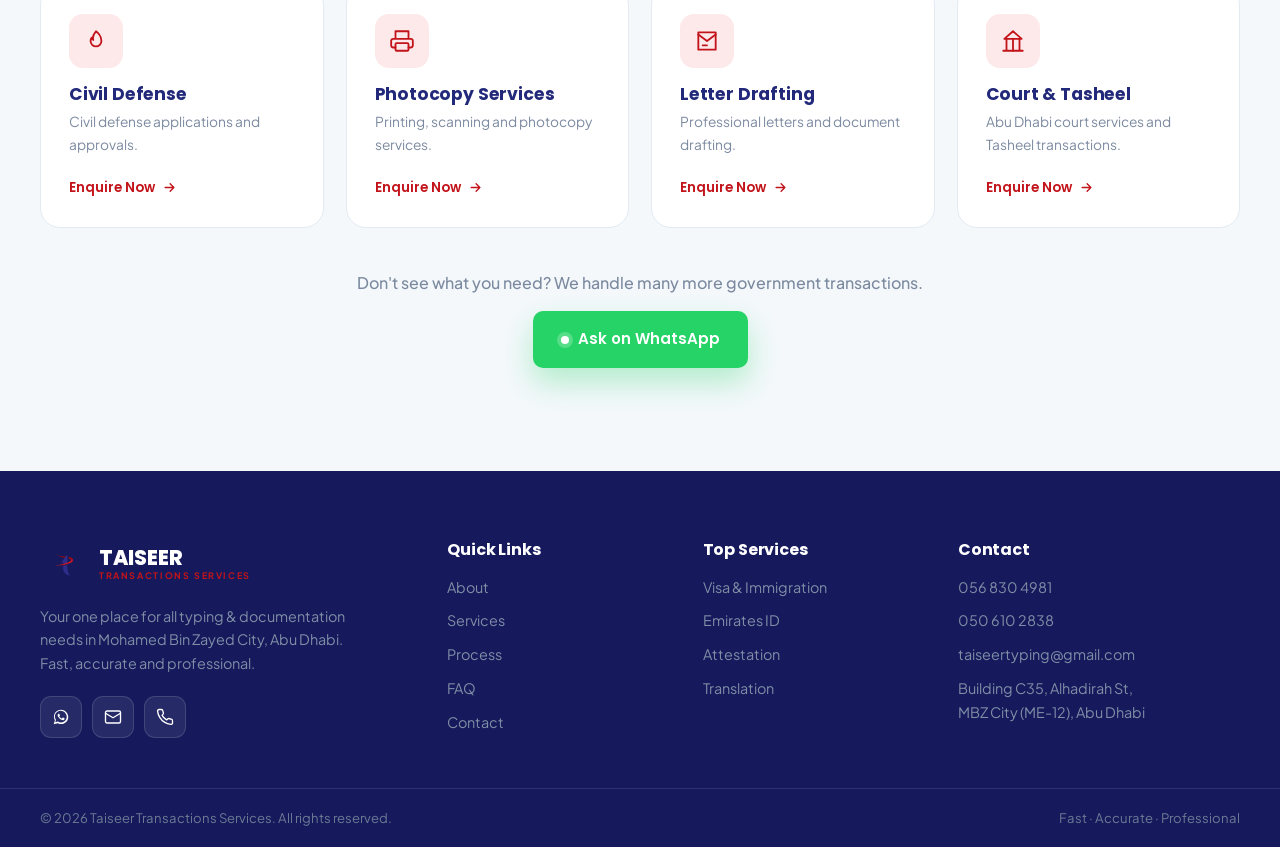
<file: corporate-brand-services.html>
<!DOCTYPE html>
<html lang="en">
<head>
  <meta charset="UTF-8" />
  <meta name="viewport" content="width=device-width, initial-scale=1.0" />
  <title>Our Services | Taiseer Transactions Services — Typing &amp; Documentation in Abu Dhabi</title>
  <meta name="description" content="Full list of Taiseer Transactions Services — typing, Emirates ID, visa &amp; immigration, attestation, translation, business setup, insurance and more government transactions in Mohamed Bin Zayed City, Abu Dhabi." />
  <meta name="keywords" content="typing center services Abu Dhabi, Emirates ID, visa services, attestation, translation, business setup, Tasheel, MBZ City typing" />
  <meta name="theme-color" content="#23297a" />
  <link rel="canonical" href="https://taiseertyping.com/corporate-brand-services.html" />

  <meta name="robots" content="index, follow, max-image-preview:large, max-snippet:-1, max-video-preview:-1" />
  <meta name="googlebot" content="index, follow" />
  <meta name="author" content="Taiseer Transactions Services" />
  <meta name="language" content="English" />

  <meta property="og:type" content="website" />
  <meta property="og:site_name" content="Taiseer Transactions Services" />
  <meta property="og:url" content="https://taiseertyping.com/corporate-brand-services.html" />
  <meta property="og:title" content="Our Services — Taiseer Transactions Services, Abu Dhabi" />
  <meta property="og:description" content="Everything you need for typing, documentation and government transactions under one roof in Mohamed Bin Zayed City, Abu Dhabi." />
  <meta property="og:locale" content="en_AE" />
  <meta property="og:image" content="https://taiseertyping.com/assets/shop.png" />

  <meta name="twitter:card" content="summary_large_image" />
  <meta name="twitter:title" content="Our Services — Taiseer Transactions Services, Abu Dhabi" />
  <meta name="twitter:description" content="Everything you need for typing, documentation and government transactions under one roof." />
  <meta name="twitter:image" content="https://taiseertyping.com/assets/shop.png" />

  <link rel="icon" type="image/png" href="assets/logo.png" />
  <link rel="apple-touch-icon" href="assets/logo.png" />
  <link rel="manifest" href="site.webmanifest" />
  <link rel="preconnect" href="https://fonts.googleapis.com" />
  <link rel="preconnect" href="https://fonts.gstatic.com" crossorigin />
  <link href="https://fonts.googleapis.com/css2?family=Plus+Jakarta+Sans:wght@400;500;600;700;800&family=Poppins:wght@500;600;700;800&display=swap" rel="stylesheet" />
  <link rel="stylesheet" href="css/corporate-brand.css" />

  <script type="application/ld+json">
  {
    "@context": "https://schema.org",
    "@type": "BreadcrumbList",
    "itemListElement": [
      { "@type": "ListItem", "position": 1, "name": "Home", "item": "https://taiseertyping.com/corporate-brand.html" },
      { "@type": "ListItem", "position": 2, "name": "Services", "item": "https://taiseertyping.com/corporate-brand-services.html" }
    ]
  }
  </script>
</head>
<body class="services-page">
  <div class="progress" id="progress" aria-hidden="true"></div>

  <!-- Top bar -->
  <div class="topbar">
    <div class="container topbar__inner">
      <span class="topbar__item topbar__item--addr">
        <svg viewBox="0 0 24 24" fill="none" stroke="currentColor" stroke-width="2" stroke-linecap="round" stroke-linejoin="round"><path d="M21 10c0 7-9 13-9 13s-9-6-9-13a9 9 0 0 1 18 0Z"/><circle cx="12" cy="10" r="3"/></svg>
        Building C35, MBZ City (ME-12), Abu Dhabi
      </span>
      <div class="topbar__right">
        <a href="mailto:taiseertyping@gmail.com" class="topbar__item">
          <svg viewBox="0 0 24 24" fill="none" stroke="currentColor" stroke-width="2" stroke-linecap="round" stroke-linejoin="round"><rect x="2" y="4" width="20" height="16" rx="2"/><path d="m22 7-10 6L2 7"/></svg>
          taiseertyping@gmail.com
        </a>
        <a href="tel:+971568304981" class="topbar__item">
          <svg viewBox="0 0 24 24" fill="none" stroke="currentColor" stroke-width="2" stroke-linecap="round" stroke-linejoin="round"><path d="M22 16.9v3a2 2 0 0 1-2.2 2 19.8 19.8 0 0 1-8.6-3.1 19.5 19.5 0 0 1-6-6 19.8 19.8 0 0 1-3.1-8.7A2 2 0 0 1 4.1 2h3a2 2 0 0 1 2 1.7c.1.9.4 1.8.7 2.7a2 2 0 0 1-.5 2.1L8.1 9.9a16 16 0 0 0 6 6l1.4-1.2a2 2 0 0 1 2.1-.5c.9.3 1.8.6 2.7.7a2 2 0 0 1 1.7 2Z"/></svg>
          056 830 4981
        </a>
      </div>
    </div>
  </div>

  <!-- Header -->
  <header class="header" id="header">
    <div class="container header__inner">
      <a href="corporate-brand.html#home" class="brand" aria-label="Taiseer Transactions Services home">
        <img src="assets/logo.png" alt="Taiseer Transactions Services logo" class="brand__logo" />
        <span class="brand__text"><strong>TAISEER</strong><small>TRANSACTIONS SERVICES</small></span>
      </a>
      <nav class="nav" id="nav">
        <a href="corporate-brand.html#home" class="nav__link">Home</a>
        <a href="corporate-brand.html#about" class="nav__link">About</a>
        <a href="corporate-brand-services.html" class="nav__link active">Services</a>
        <a href="corporate-brand.html#process" class="nav__link">Process</a>
        <a href="corporate-brand.html#location" class="nav__link">Location</a>
        <a href="corporate-brand-branches.html" class="nav__link">Branches</a>
        <a href="corporate-brand.html#contact" class="nav__link nav__cta">Get Started</a>
      </nav>
      <button class="nav__toggle" id="navToggle" aria-label="Open menu" aria-expanded="false"><span></span><span></span><span></span></button>
    </div>
  </header>

  <!-- Page hero -->
  <section class="pagehero">
    <div class="container">
      <div class="pagehero__inner reveal">
        <nav class="pagehero__crumbs" aria-label="Breadcrumb">
          <a href="corporate-brand.html#home">Home</a>
          <span>/</span>
          <strong>Services</strong>
        </nav>
        <span class="eyebrow">What We Offer</span>
        <h1 class="pagehero__title">Our Complete Range of <span>Services</span></h1>
        <p class="pagehero__text">
          From Emirates ID and visas to attestation, translation and business setup — explore every typing,
          documentation and government transaction we handle, all processed through official UAE channels.
        </p>
        <div class="pagehero__actions">
          <a href="https://wa.me/971568304981" target="_blank" rel="noopener" class="btn btn--primary btn--lg"><span class="wa-dot"></span> Enquire on WhatsApp</a>
          <a href="corporate-brand.html#contact" class="btn btn--light btn--lg">Contact Us</a>
        </div>
      </div>
    </div>
  </section>

  <!-- Services -->
  <section class="services section" id="services">
    <div class="container">
      <div class="services__grid" id="servicesGrid"><!-- all services injected by JS --></div>
      <div class="services__cta reveal">
        <p>Don't see what you need? We handle many more government transactions.</p>
        <a href="https://wa.me/971568304981" target="_blank" rel="noopener" class="btn btn--wa"><span class="wa-dot"></span> Ask on WhatsApp</a>
      </div>
    </div>
  </section>

  <!-- Footer -->
  <footer class="footer">
    <div class="container footer__inner">
      <div class="footer__brand">
        <a href="corporate-brand.html#home" class="brand">
          <img src="assets/logo.png" alt="Taiseer Transactions Services logo" class="brand__logo" />
          <span class="brand__text"><strong>TAISEER</strong><small>TRANSACTIONS SERVICES</small></span>
        </a>
        <p>Your one place for all typing &amp; documentation needs in Mohamed Bin Zayed City, Abu Dhabi. Fast, accurate and professional.</p>
        <div class="footer__social">
          <a href="https://wa.me/971568304981" target="_blank" rel="noopener" aria-label="WhatsApp"><svg viewBox="0 0 32 32" fill="currentColor"><path d="M16 3C9 3 3.5 8.5 3.5 15.5c0 2.3.6 4.4 1.7 6.3L3 29l7.4-2.1c1.8 1 3.9 1.6 6 1.6 7 0 12.5-5.5 12.5-12.5S23 3 16 3zm0 22.7c-1.9 0-3.7-.5-5.3-1.5l-.4-.2-4.4 1.2 1.2-4.3-.3-.4a10 10 0 0 1-1.6-5.5c0-5.6 4.6-10.2 10.2-10.2S26.2 9.9 26.2 15.5 21.6 25.7 16 25.7zm5.7-7.6c-.3-.2-1.8-.9-2.1-1-.3-.1-.5-.2-.7.2-.2.3-.8 1-.9 1.2-.2.2-.3.2-.6.1-1.8-.9-3-1.6-4.2-3.6-.3-.5.3-.5.9-1.6.1-.2 0-.4 0-.5l-1-2.3c-.2-.6-.5-.5-.7-.5h-.6c-.2 0-.5.1-.8.4-.3.3-1 1-1 2.5s1.1 2.9 1.2 3.1c.2.2 2.2 3.4 5.3 4.8 2 .8 2.7.9 3.7.8.6-.1 1.8-.8 2.1-1.5.3-.7.3-1.4.2-1.5-.1-.2-.3-.2-.6-.4z"/></svg></a>
          <a href="mailto:taiseertyping@gmail.com" aria-label="Email"><svg viewBox="0 0 24 24" fill="none" stroke="currentColor" stroke-width="1.8" stroke-linecap="round" stroke-linejoin="round"><rect x="2" y="4" width="20" height="16" rx="2"/><path d="m22 7-10 6L2 7"/></svg></a>
          <a href="tel:+971568304981" aria-label="Call"><svg viewBox="0 0 24 24" fill="none" stroke="currentColor" stroke-width="1.8" stroke-linecap="round" stroke-linejoin="round"><path d="M22 16.9v3a2 2 0 0 1-2.2 2 19.8 19.8 0 0 1-8.6-3.1 19.5 19.5 0 0 1-6-6 19.8 19.8 0 0 1-3.1-8.7A2 2 0 0 1 4.1 2h3a2 2 0 0 1 2 1.7c.1.9.4 1.8.7 2.7a2 2 0 0 1-.5 2.1L8.1 9.9a16 16 0 0 0 6 6l1.4-1.2a2 2 0 0 1 2.1-.5c.9.3 1.8.6 2.7.7a2 2 0 0 1 1.7 2Z"/></svg></a>
        </div>
      </div>
      <div class="footer__col">
        <h5>Quick Links</h5>
        <a href="corporate-brand.html#about">About</a><a href="corporate-brand-services.html">Services</a><a href="corporate-brand.html#process">Process</a><a href="corporate-brand.html#faq">FAQ</a><a href="corporate-brand.html#contact">Contact</a>
      </div>
      <div class="footer__col">
        <h5>Top Services</h5>
        <a href="corporate-brand-services.html">Visa &amp; Immigration</a><a href="corporate-brand-services.html">Emirates ID</a><a href="corporate-brand-services.html">Attestation</a><a href="corporate-brand-services.html">Translation</a>
      </div>
      <div class="footer__col">
        <h5>Contact</h5>
        <a href="tel:+971568304981">056 830 4981</a><a href="tel:+971506102838">050 610 2838</a>
        <a href="mailto:taiseertyping@gmail.com">taiseertyping@gmail.com</a>
        <span>Building C35, Alhadirah St,<br />MBZ City (ME-12), Abu Dhabi</span>
      </div>
    </div>
    <div class="footer__bottom">
      <div class="container">
        <p>© <span id="year"></span> Taiseer Transactions Services. All rights reserved.</p>
        <p>Fast · Accurate · Professional</p>
      </div>
    </div>
  </footer>

  <a href="https://wa.me/971568304981" target="_blank" rel="noopener" class="fab" aria-label="Chat on WhatsApp">
    <svg viewBox="0 0 32 32" fill="currentColor"><path d="M16 3C9 3 3.5 8.5 3.5 15.5c0 2.3.6 4.4 1.7 6.3L3 29l7.4-2.1c1.8 1 3.9 1.6 6 1.6 7 0 12.5-5.5 12.5-12.5S23 3 16 3zm0 22.7c-1.9 0-3.7-.5-5.3-1.5l-.4-.2-4.4 1.2 1.2-4.3-.3-.4a10 10 0 0 1-1.6-5.5c0-5.6 4.6-10.2 10.2-10.2S26.2 9.9 26.2 15.5 21.6 25.7 16 25.7zm5.7-7.6c-.3-.2-1.8-.9-2.1-1-.3-.1-.5-.2-.7.2-.2.3-.8 1-.9 1.2-.2.2-.3.2-.6.1-1.8-.9-3-1.6-4.2-3.6-.3-.5.3-.5.9-1.6.1-.2 0-.4 0-.5l-1-2.3c-.2-.6-.5-.5-.7-.5h-.6c-.2 0-.5.1-.8.4-.3.3-1 1-1 2.5s1.1 2.9 1.2 3.1c.2.2 2.2 3.4 5.3 4.8 2 .8 2.7.9 3.7.8.6-.1 1.8-.8 2.1-1.5.3-.7.3-1.4.2-1.5-.1-.2-.3-.2-.6-.4z"/></svg>
  </a>
  <button class="totop" id="toTop" aria-label="Back to top"><svg viewBox="0 0 24 24" fill="none" stroke="currentColor" stroke-width="2.4" stroke-linecap="round" stroke-linejoin="round"><path d="M12 19V5M5 12l7-7 7 7"/></svg></button>

  <script src="js/corporate.js"></script>
</body>
</html>
</file>
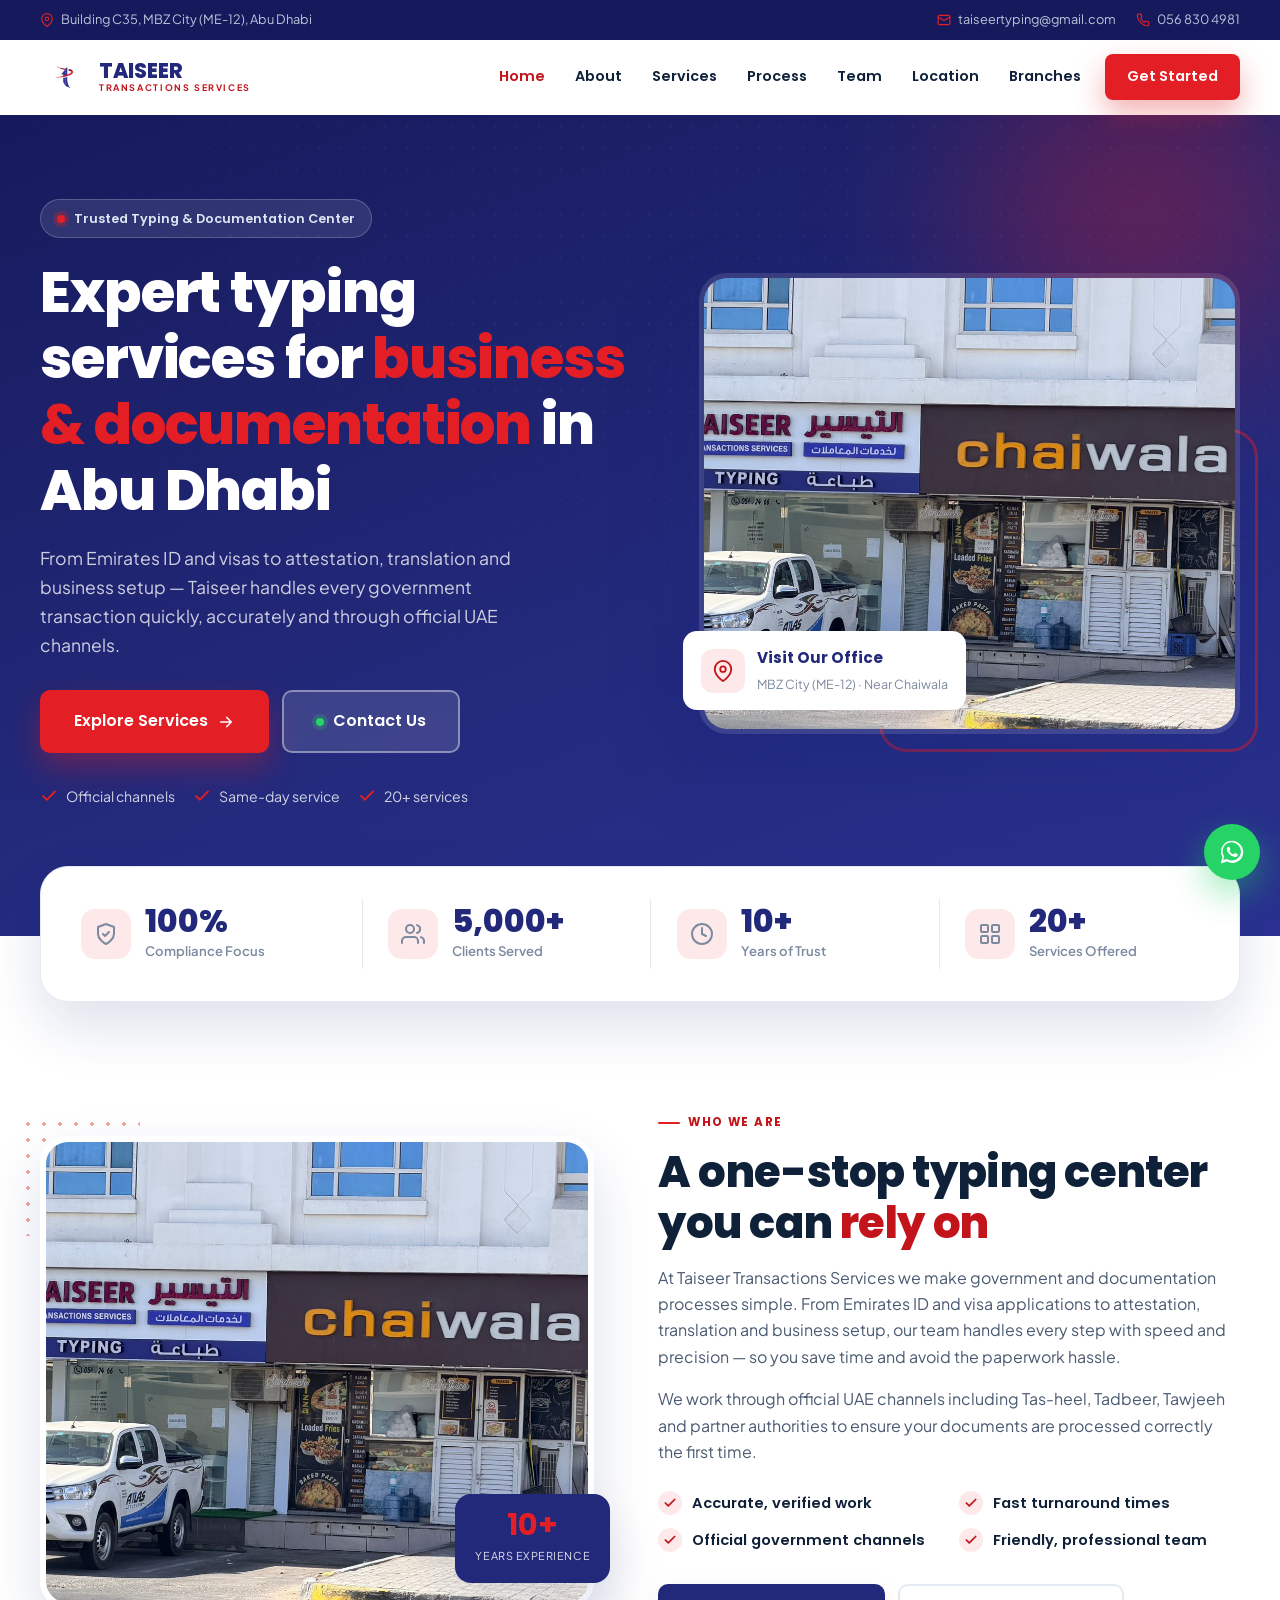
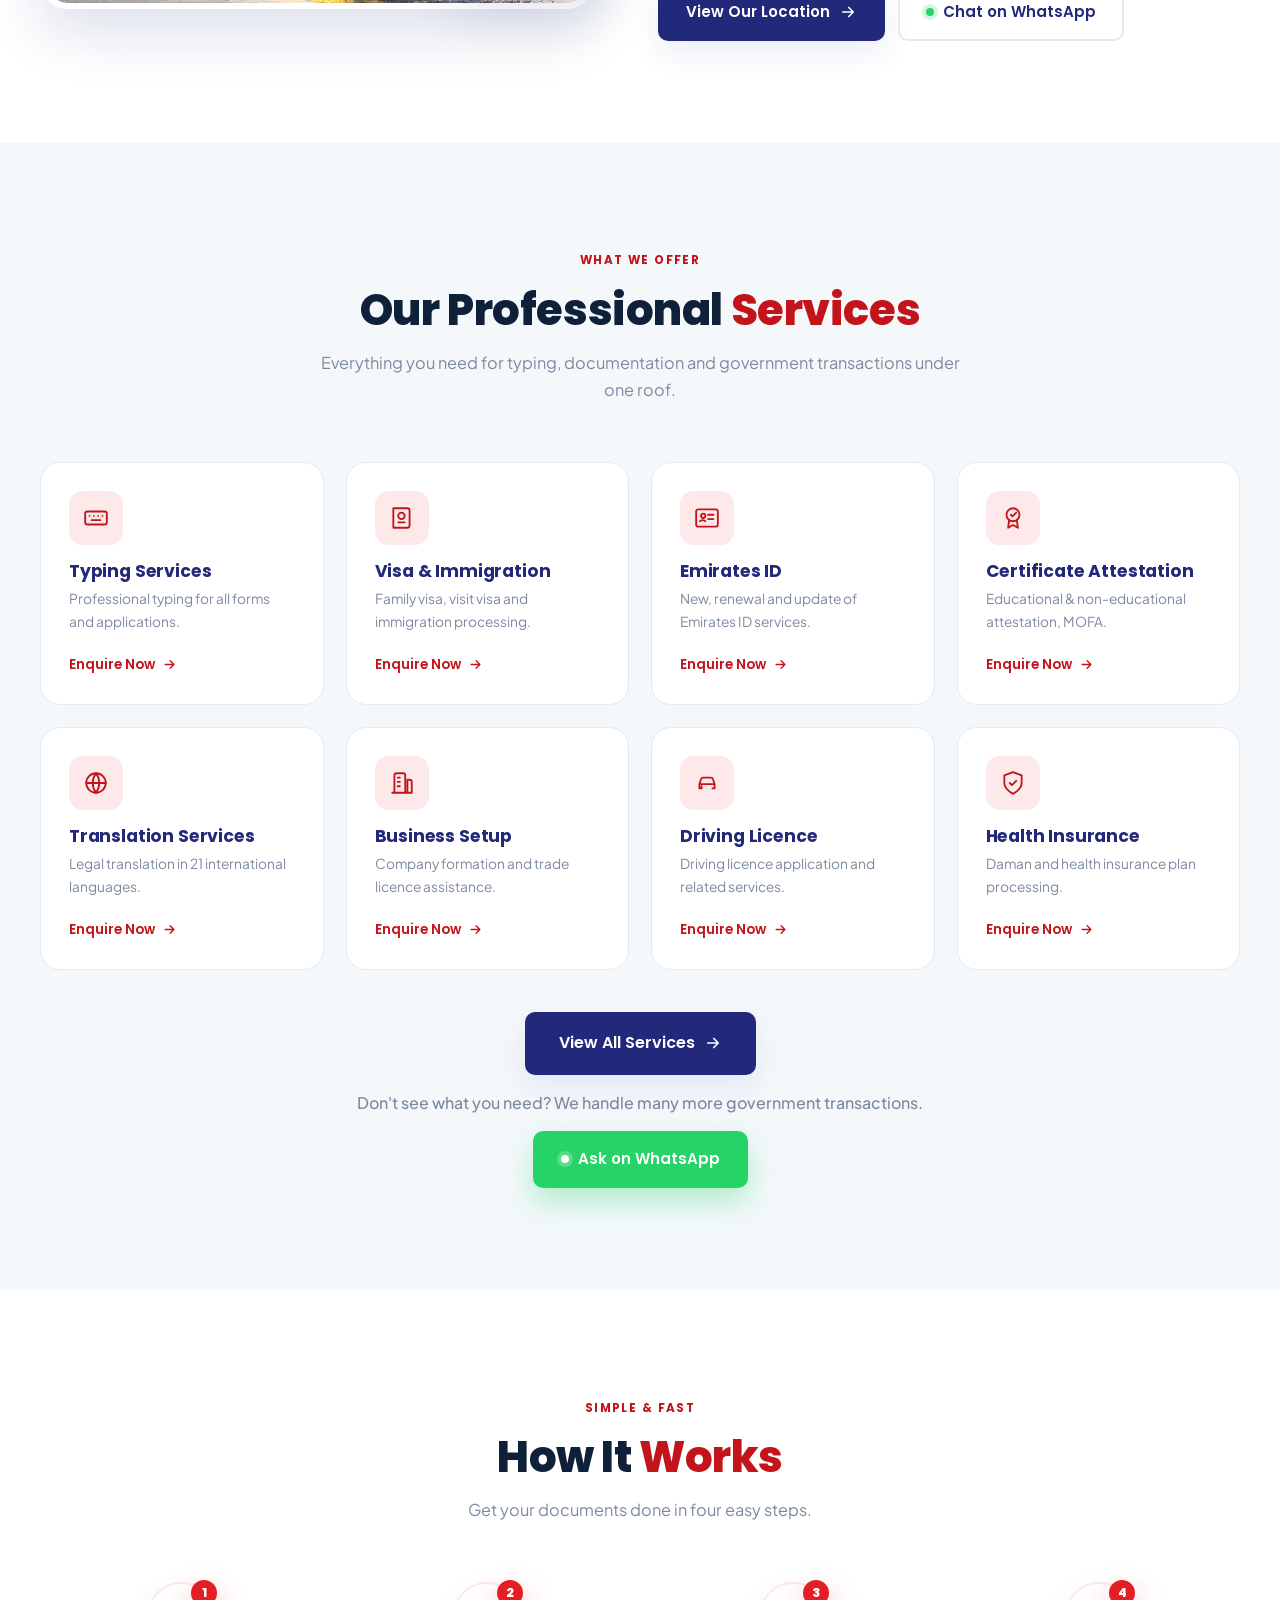
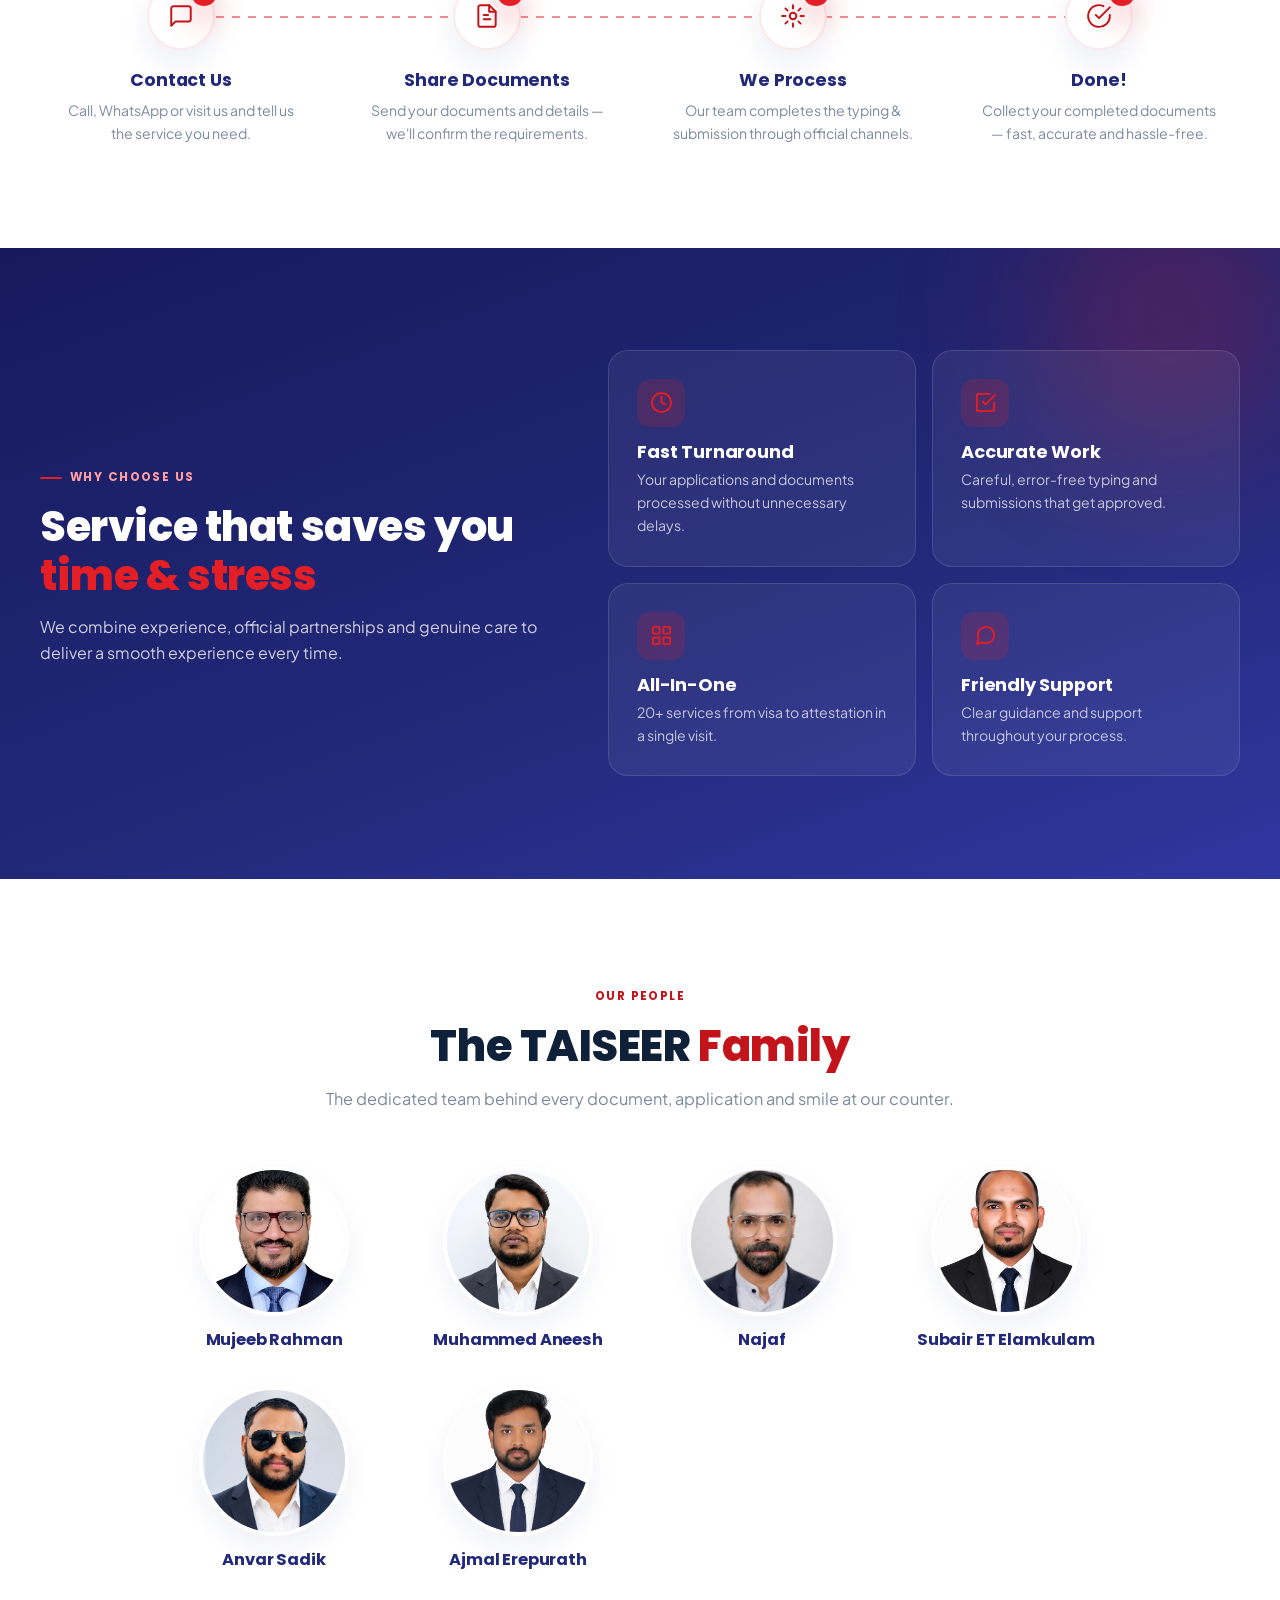
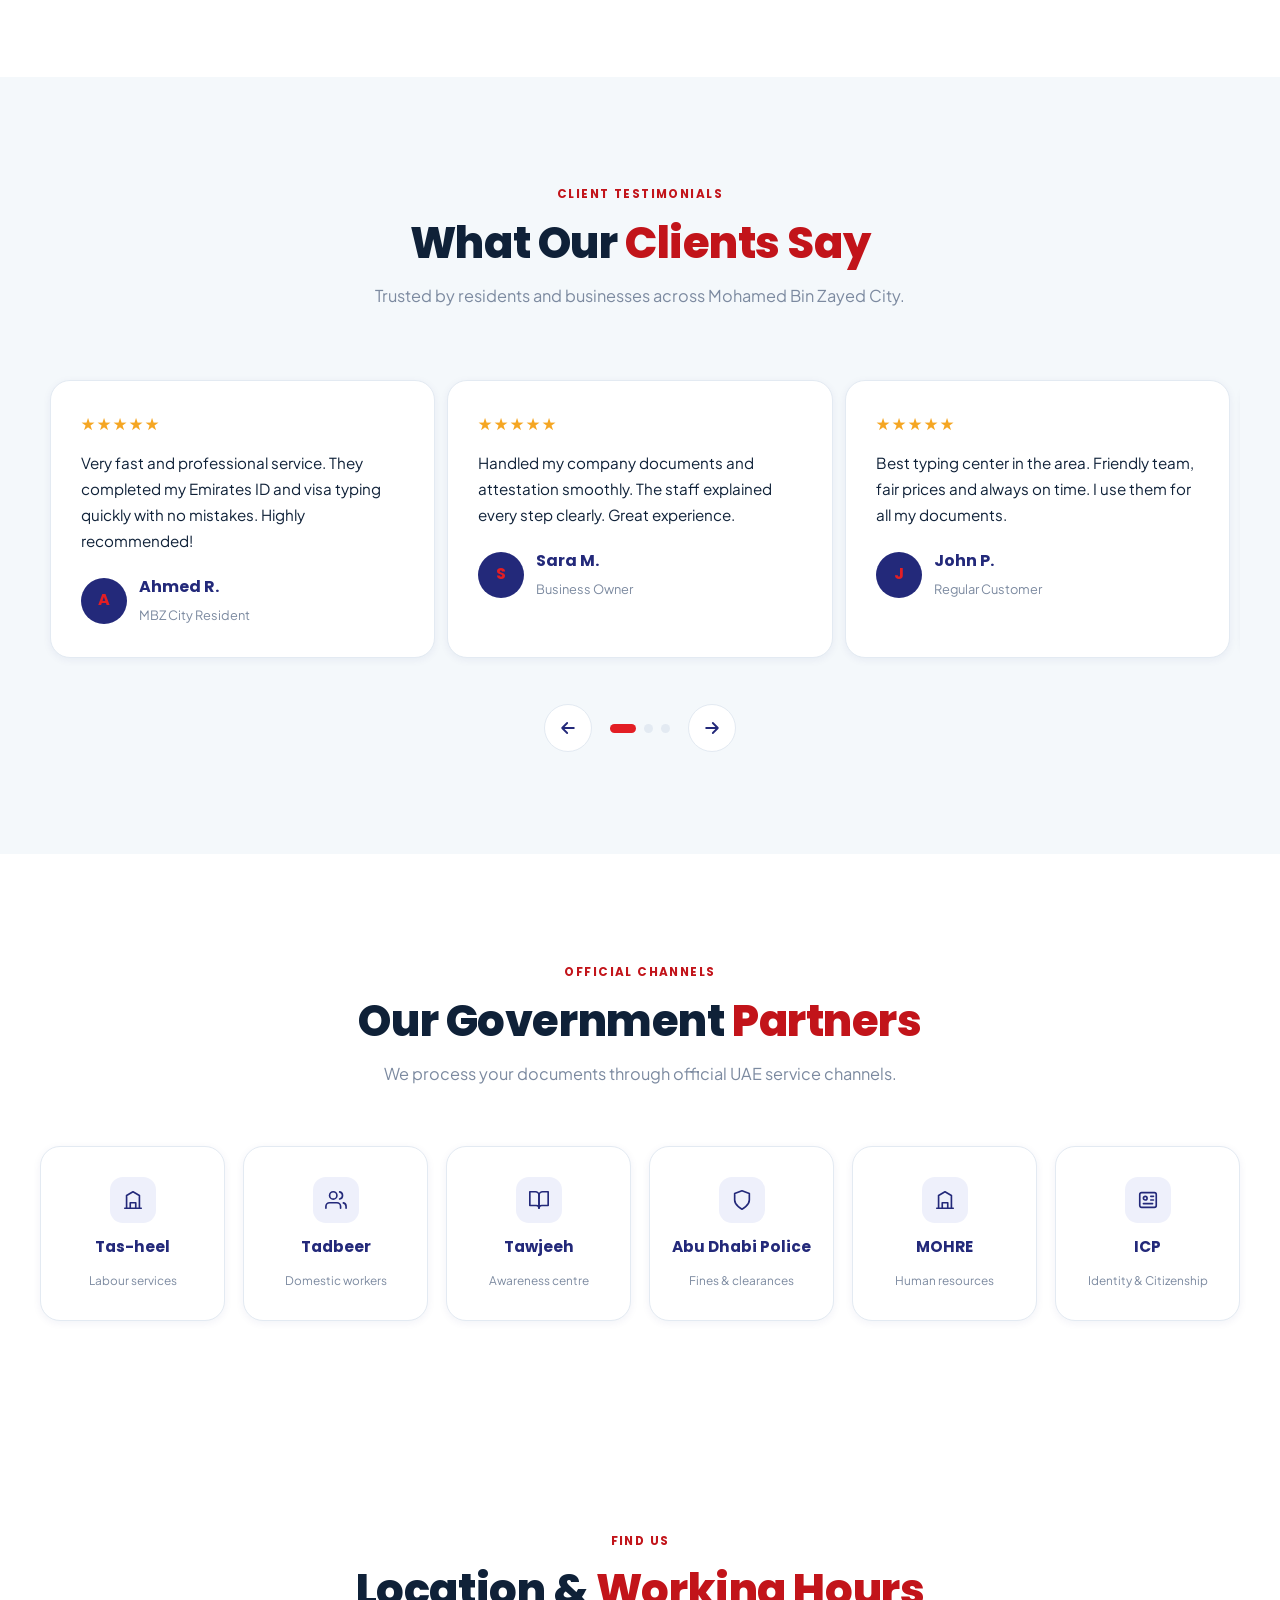
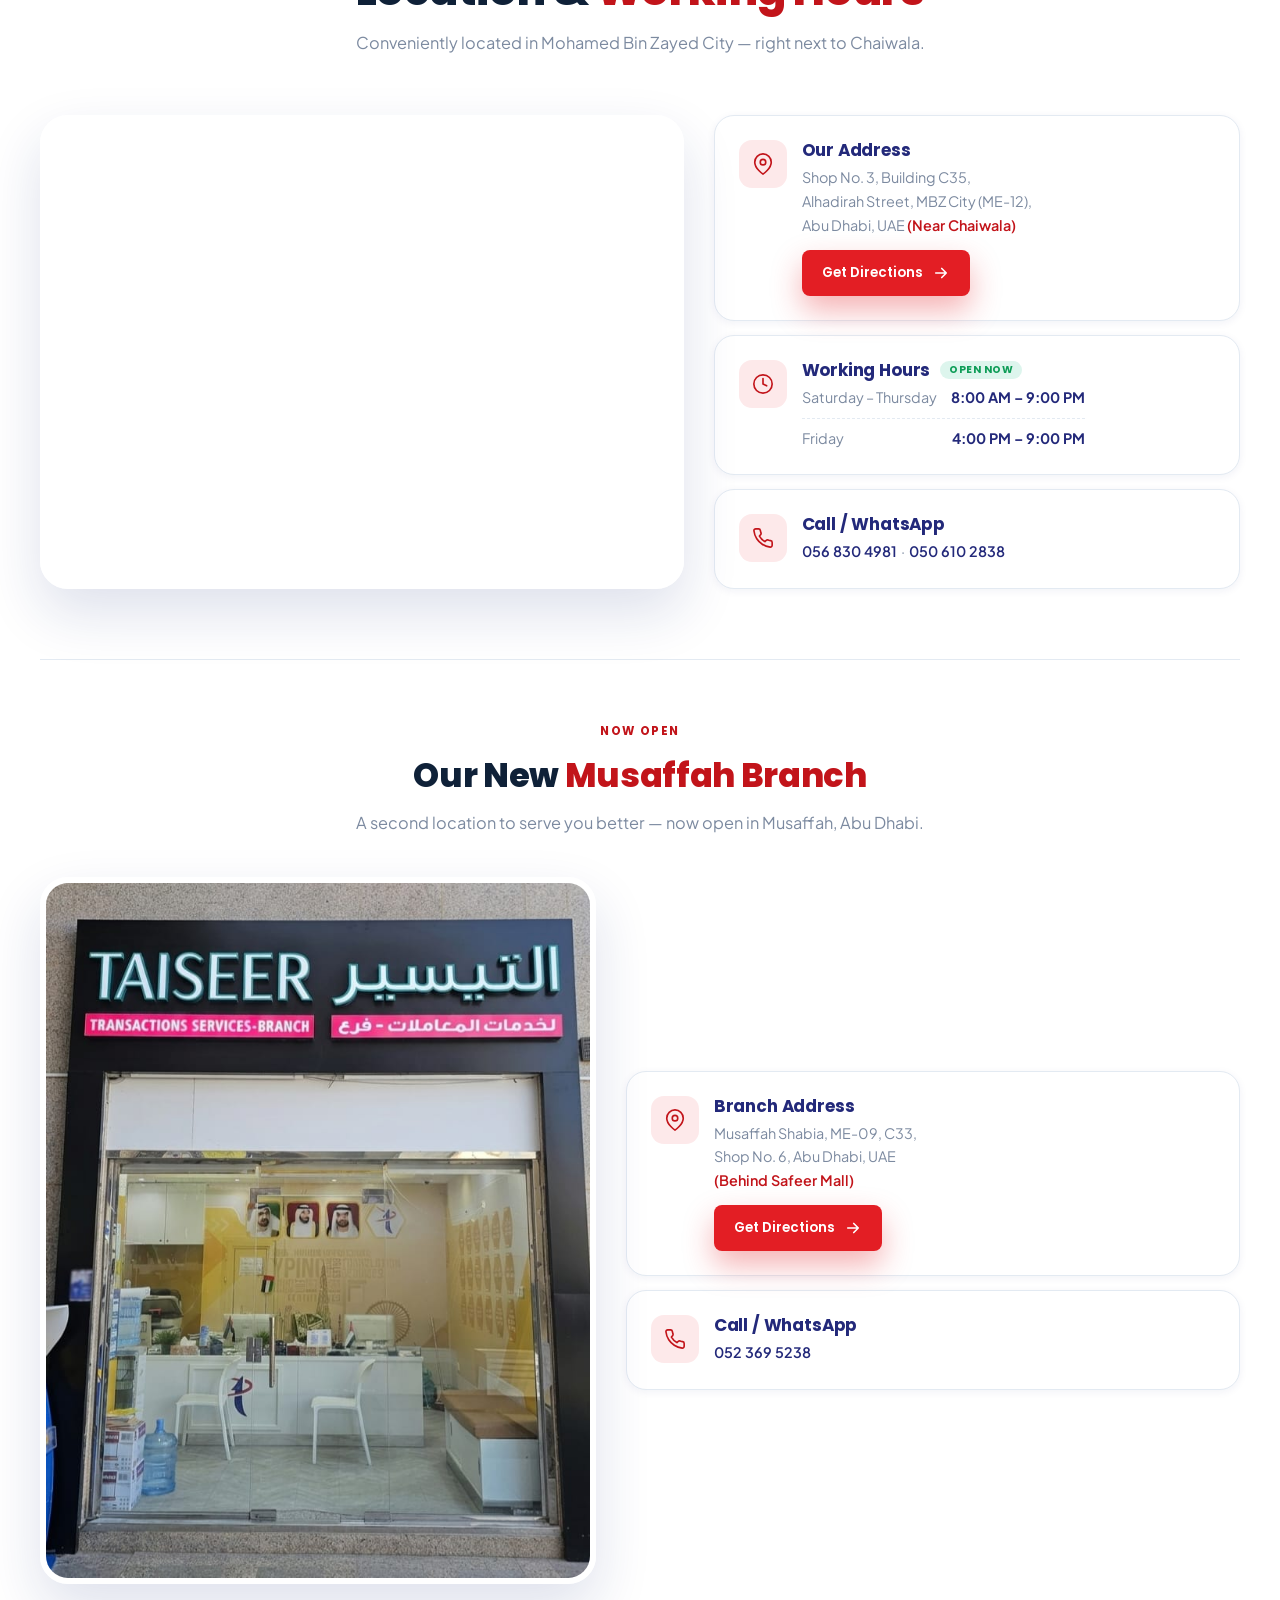
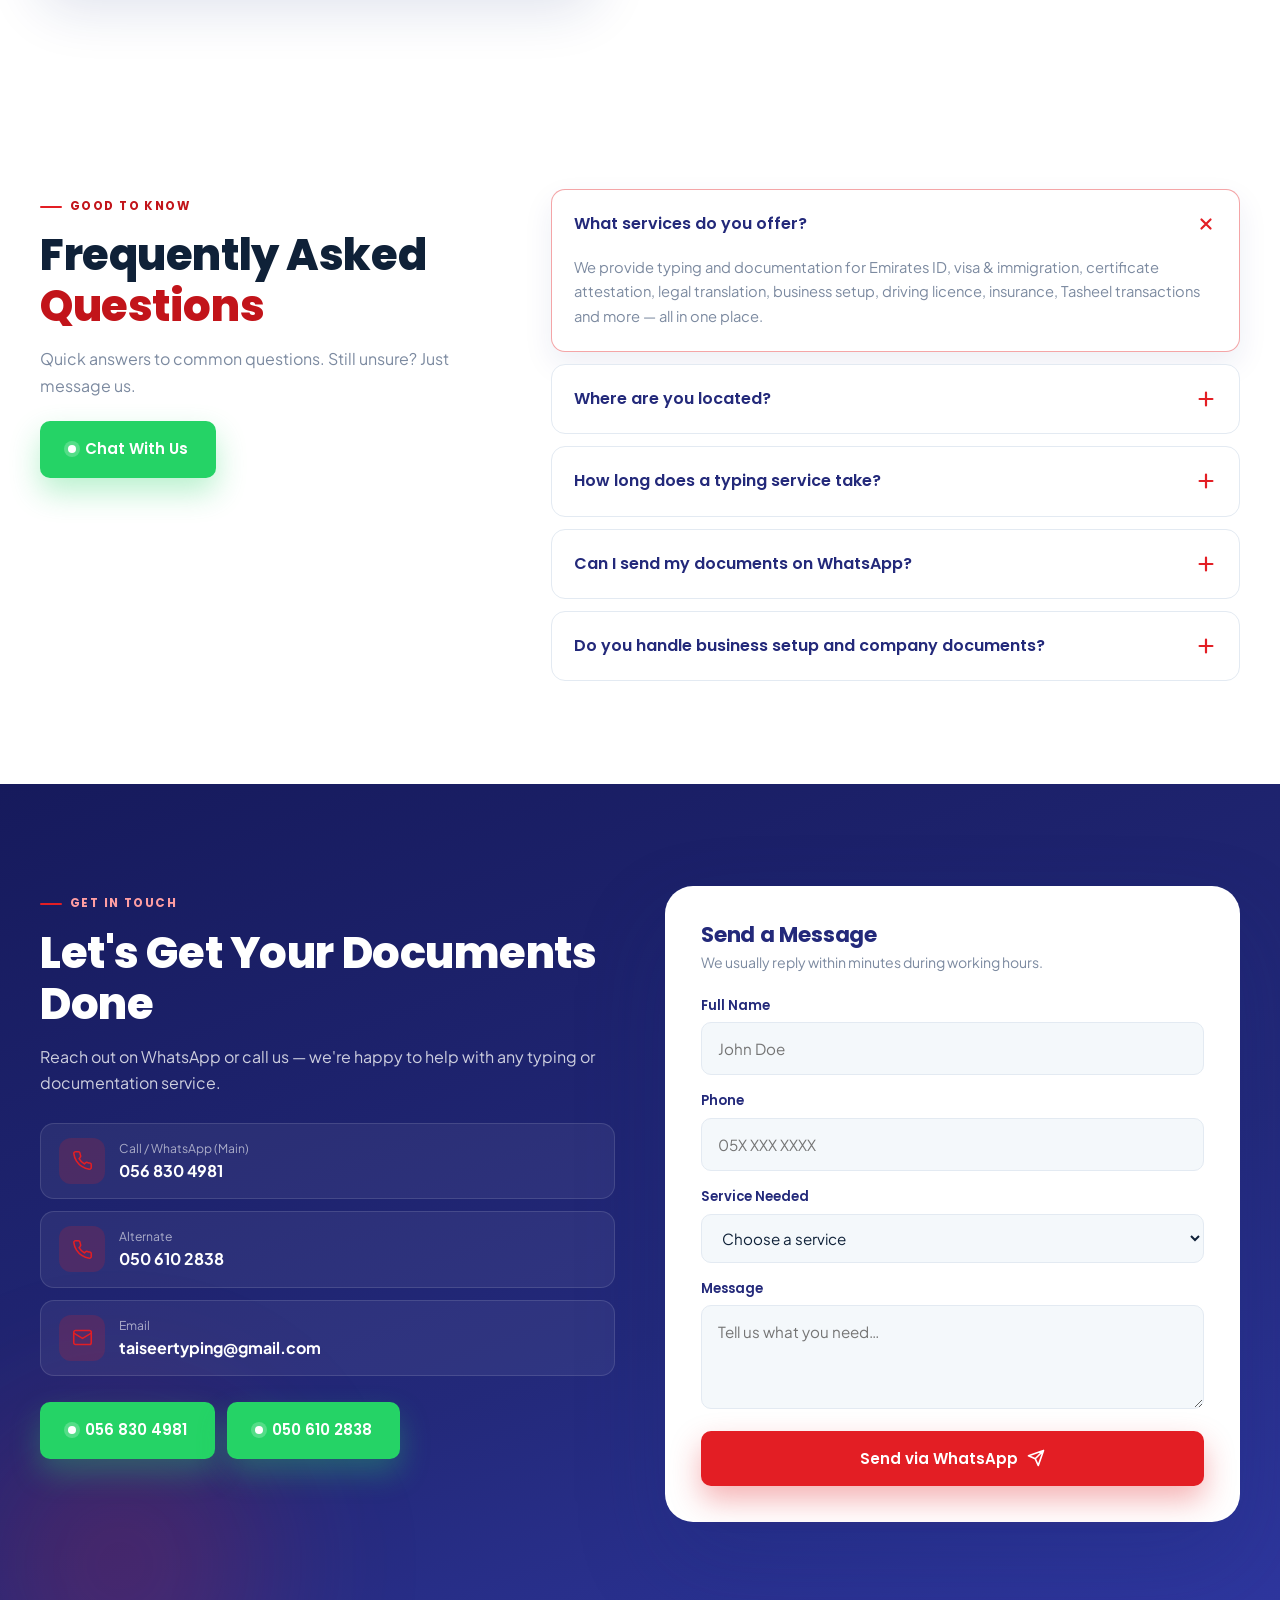
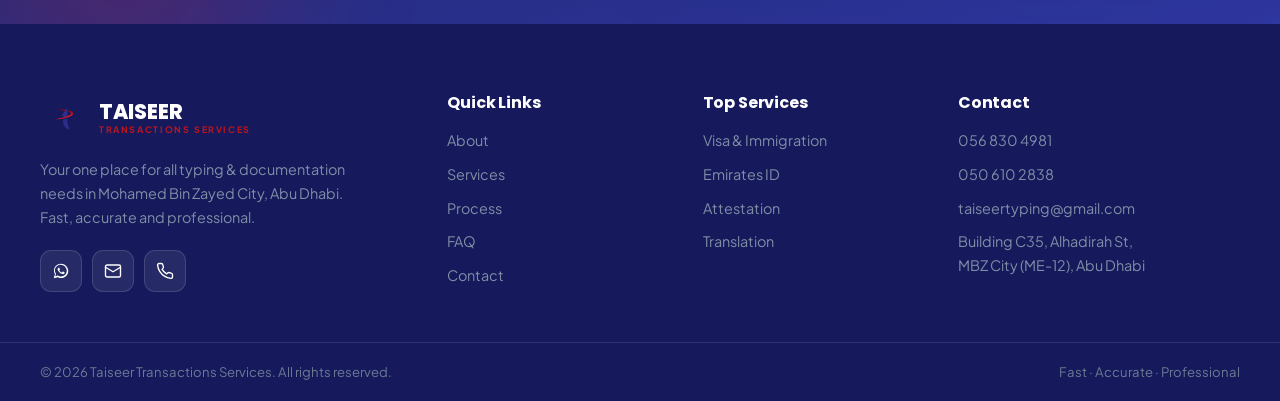
<file: corporate-brand.html>
<!DOCTYPE html>
<html lang="en">
<head>
  <meta charset="UTF-8" />
  <meta name="viewport" content="width=device-width, initial-scale=1.0" />
  <title>Taiseer Transactions Services | Expert Typing &amp; Documentation in Abu Dhabi (MBZ City)</title>
  <meta name="description" content="Taiseer Transactions Services — professional typing &amp; documentation center in Mohamed Bin Zayed City, Abu Dhabi. Emirates ID, visa &amp; immigration, attestation, translation, business setup and government transactions. Fast, accurate &amp; reliable." />
  <meta name="keywords" content="typing center Abu Dhabi, Taiseer Transactions Services, Mohamed Bin Zayed City typing, Emirates ID, visa services, attestation, translation, Tasheel, business setup UAE" />
  <meta name="theme-color" content="#23297a" />
  <link rel="canonical" href="https://taiseertyping.com/" />

  <!-- Search engine directives (site fully open / indexable) -->
  <meta name="robots" content="index, follow, max-image-preview:large, max-snippet:-1, max-video-preview:-1" />
  <meta name="googlebot" content="index, follow" />
  <meta name="author" content="Taiseer Transactions Services" />
  <meta name="publisher" content="Taiseer Transactions Services" />
  <meta name="rating" content="general" />
  <meta name="language" content="English" />

  <!-- Geo / Local SEO -->
  <meta name="geo.region" content="AE-AZ" />
  <meta name="geo.placename" content="Mohamed Bin Zayed City, Abu Dhabi" />
  <meta name="geo.position" content="24.3499;54.5486" />
  <meta name="ICBM" content="24.3499, 54.5486" />

  <!-- Open Graph: Facebook, WhatsApp, LinkedIn, Instagram DM/Story link previews -->
  <meta property="og:type" content="business.business" />
  <meta property="og:site_name" content="Taiseer Transactions Services" />
  <meta property="og:url" content="https://taiseertyping.com/" />
  <meta property="og:title" content="Taiseer Transactions Services — Typing &amp; Documentation in Abu Dhabi" />
  <meta property="og:description" content="Your one place for all typing &amp; documentation needs in Mohamed Bin Zayed City, Abu Dhabi. Emirates ID, visa, attestation, translation &amp; business setup — fast, accurate and professional." />
  <meta property="og:locale" content="en_AE" />
  <meta property="og:image" content="https://taiseertyping.com/assets/shop.png" />
  <meta property="og:image:secure_url" content="https://taiseertyping.com/assets/shop.png" />
  <meta property="og:image:type" content="image/png" />
  <meta property="og:image:width" content="1600" />
  <meta property="og:image:height" content="900" />
  <meta property="og:image:alt" content="Taiseer Transactions Services — typing &amp; documentation center in Mohamed Bin Zayed City, Abu Dhabi" />

  <!-- Twitter / X Card -->
  <meta name="twitter:card" content="summary_large_image" />
  <meta name="twitter:title" content="Taiseer Transactions Services — Typing &amp; Documentation in Abu Dhabi" />
  <meta name="twitter:description" content="Your one place for all typing &amp; documentation needs in Mohamed Bin Zayed City, Abu Dhabi. Fast, accurate and professional." />
  <meta name="twitter:image" content="https://taiseertyping.com/assets/shop.png" />
  <meta name="twitter:image:alt" content="Taiseer Transactions Services — typing &amp; documentation center in Abu Dhabi" />

  <!-- Business contact data (rich messaging previews) -->
  <meta property="business:contact_data:street_address" content="Shop No. 3, Building C35, Alhadirah Street" />
  <meta property="business:contact_data:locality" content="Mohamed Bin Zayed City, Abu Dhabi" />
  <meta property="business:contact_data:region" content="Abu Dhabi" />
  <meta property="business:contact_data:country_name" content="United Arab Emirates" />
  <meta property="business:contact_data:phone_number" content="+971568304981" />
  <meta property="business:contact_data:website" content="https://taiseertyping.com/" />

  <link rel="icon" type="image/png" href="assets/logo.png" />
  <link rel="apple-touch-icon" href="assets/logo.png" />
  <link rel="manifest" href="site.webmanifest" />
  <link rel="preconnect" href="https://fonts.googleapis.com" />
  <link rel="preconnect" href="https://fonts.gstatic.com" crossorigin />
  <link href="https://fonts.googleapis.com/css2?family=Plus+Jakarta+Sans:wght@400;500;600;700;800&family=Poppins:wght@500;600;700;800&display=swap" rel="stylesheet" />
  <link rel="stylesheet" href="css/corporate-brand.css" />

  <script type="application/ld+json">
  {
    "@context": "https://schema.org",
    "@type": "LocalBusiness",
    "@id": "https://taiseertyping.com/#business",
    "name": "Taiseer Transactions Services",
    "alternateName": "Taiseer Typing",
    "description": "Typing and documentation center offering Emirates ID, visa & immigration, attestation, translation, business setup and government transactions in Abu Dhabi.",
    "image": "https://taiseertyping.com/assets/shop.png",
    "logo": "https://taiseertyping.com/assets/logo.png",
    "telephone": "+971568304981",
    "email": "taiseertyping@gmail.com",
    "url": "https://taiseertyping.com/",
    "hasMap": "https://www.google.com/maps/search/?api=1&query=Taiseer+Transactions+Services+Mohamed+Bin+Zayed+City+Abu+Dhabi",
    "currenciesAccepted": "AED",
    "paymentAccepted": "Cash, Card",
    "address": {
      "@type": "PostalAddress",
      "streetAddress": "Shop No. 3, Building C35, Alhadirah Street",
      "addressLocality": "Mohamed Bin Zayed City (ME-12)",
      "addressRegion": "Abu Dhabi",
      "addressCountry": "AE"
    },
    "geo": {
      "@type": "GeoCoordinates",
      "latitude": 24.3499,
      "longitude": 54.5486
    },
    "areaServed": "Abu Dhabi, United Arab Emirates",
    "openingHoursSpecification": [
      { "@type": "OpeningHoursSpecification", "dayOfWeek": ["Saturday","Sunday","Monday","Tuesday","Wednesday","Thursday"], "opens": "08:00", "closes": "21:00" },
      { "@type": "OpeningHoursSpecification", "dayOfWeek": "Friday", "opens": "16:00", "closes": "21:00" }
    ],
    "priceRange": "$$"
  }
  </script>
</head>
<body>
  <div class="progress" id="progress" aria-hidden="true"></div>

  <!-- Top bar -->
  <div class="topbar">
    <div class="container topbar__inner">
      <span class="topbar__item topbar__item--addr">
        <svg viewBox="0 0 24 24" fill="none" stroke="currentColor" stroke-width="2" stroke-linecap="round" stroke-linejoin="round"><path d="M21 10c0 7-9 13-9 13s-9-6-9-13a9 9 0 0 1 18 0Z"/><circle cx="12" cy="10" r="3"/></svg>
        Building C35, MBZ City (ME-12), Abu Dhabi
      </span>
      <div class="topbar__right">
        <a href="mailto:taiseertyping@gmail.com" class="topbar__item">
          <svg viewBox="0 0 24 24" fill="none" stroke="currentColor" stroke-width="2" stroke-linecap="round" stroke-linejoin="round"><rect x="2" y="4" width="20" height="16" rx="2"/><path d="m22 7-10 6L2 7"/></svg>
          taiseertyping@gmail.com
        </a>
        <a href="tel:+971568304981" class="topbar__item">
          <svg viewBox="0 0 24 24" fill="none" stroke="currentColor" stroke-width="2" stroke-linecap="round" stroke-linejoin="round"><path d="M22 16.9v3a2 2 0 0 1-2.2 2 19.8 19.8 0 0 1-8.6-3.1 19.5 19.5 0 0 1-6-6 19.8 19.8 0 0 1-3.1-8.7A2 2 0 0 1 4.1 2h3a2 2 0 0 1 2 1.7c.1.9.4 1.8.7 2.7a2 2 0 0 1-.5 2.1L8.1 9.9a16 16 0 0 0 6 6l1.4-1.2a2 2 0 0 1 2.1-.5c.9.3 1.8.6 2.7.7a2 2 0 0 1 1.7 2Z"/></svg>
          056 830 4981
        </a>
      </div>
    </div>
  </div>

  <!-- Header -->
  <header class="header" id="header">
    <div class="container header__inner">
      <a href="#home" class="brand" aria-label="Taiseer Transactions Services home">
        <img src="assets/logo.png" alt="Taiseer Transactions Services logo" class="brand__logo" />
        <span class="brand__text"><strong>TAISEER</strong><small>TRANSACTIONS SERVICES</small></span>
      </a>
      <nav class="nav" id="nav">
        <a href="#home" class="nav__link">Home</a>
        <a href="#about" class="nav__link">About</a>
        <a href="#services" class="nav__link">Services</a>
        <a href="#process" class="nav__link">Process</a>
        <a href="#team" class="nav__link">Team</a>
        <a href="#location" class="nav__link">Location</a>
        <a href="corporate-brand-branches.html" class="nav__link">Branches</a>
        <a href="#contact" class="nav__link nav__cta">Get Started</a>
      </nav>
      <button class="nav__toggle" id="navToggle" aria-label="Open menu" aria-expanded="false"><span></span><span></span><span></span></button>
    </div>
  </header>

  <!-- Hero -->
  <section class="hero" id="home">
    <div class="hero__pattern" aria-hidden="true"></div>
    <div class="hero__glow" aria-hidden="true"></div>
    <div class="container hero__inner">
      <div class="hero__content reveal">
        <span class="hero__badge"><span class="pip"></span> Trusted Typing &amp; Documentation Center</span>
        <h1 class="hero__title">Expert typing services for <span>business &amp; documentation</span> in Abu Dhabi</h1>
        <p class="hero__text">
          From Emirates ID and visas to attestation, translation and business setup — Taiseer handles every
          government transaction quickly, accurately and through official UAE channels.
        </p>
        <div class="hero__actions">
          <a href="#services" class="btn btn--primary btn--lg">
            Explore Services
            <svg viewBox="0 0 24 24" fill="none" stroke="currentColor" stroke-width="2.2" stroke-linecap="round" stroke-linejoin="round"><path d="M5 12h14M13 6l6 6-6 6"/></svg>
          </a>
          <a href="https://wa.me/971568304981" target="_blank" rel="noopener" class="btn btn--light btn--lg"><span class="wa-dot"></span> Contact Us</a>
        </div>
        <div class="hero__mini">
          <span><svg viewBox="0 0 24 24" fill="none" stroke="currentColor" stroke-width="2.4" stroke-linecap="round" stroke-linejoin="round"><path d="M20 6 9 17l-5-5"/></svg> Official channels</span>
          <span><svg viewBox="0 0 24 24" fill="none" stroke="currentColor" stroke-width="2.4" stroke-linecap="round" stroke-linejoin="round"><path d="M20 6 9 17l-5-5"/></svg> Same-day service</span>
          <span><svg viewBox="0 0 24 24" fill="none" stroke="currentColor" stroke-width="2.4" stroke-linecap="round" stroke-linejoin="round"><path d="M20 6 9 17l-5-5"/></svg> 20+ services</span>
        </div>
      </div>

      <div class="hero__media reveal" data-delay="1">
        <div class="hero__accent" aria-hidden="true"></div>
        <div class="hero__photo">
          <img src="assets/shop.png" alt="Taiseer Transactions Services office in Mohamed Bin Zayed City, Abu Dhabi" />
        </div>
        <div class="hero__chip">
          <span class="hero__chip-ico"><svg viewBox="0 0 24 24" fill="none" stroke="currentColor" stroke-width="2" stroke-linecap="round" stroke-linejoin="round"><path d="M21 10c0 7-9 13-9 13s-9-6-9-13a9 9 0 0 1 18 0Z"/><circle cx="12" cy="10" r="3"/></svg></span>
          <div><strong>Visit Our Office</strong><small>MBZ City (ME-12) · Near Chaiwala</small></div>
        </div>
      </div>
    </div>
  </section>

  <!-- Metrics band -->
  <div class="container">
    <div class="metrics reveal">
      <div class="metrics__grid">
        <div class="metric">
          <span class="metric__ico"><svg viewBox="0 0 24 24" fill="none" stroke="currentColor" stroke-width="2" stroke-linecap="round" stroke-linejoin="round"><path d="M12 22s8-4 8-10V5l-8-3-8 3v7c0 6 8 10 8 10Z"/><path d="m9 12 2 2 4-4"/></svg></span>
          <div><strong data-count="100" data-suffix="%">0</strong><span>Compliance Focus</span></div>
        </div>
        <div class="metric">
          <span class="metric__ico"><svg viewBox="0 0 24 24" fill="none" stroke="currentColor" stroke-width="2" stroke-linecap="round" stroke-linejoin="round"><path d="M17 21v-2a4 4 0 0 0-4-4H5a4 4 0 0 0-4 4v2"/><circle cx="9" cy="7" r="4"/><path d="M23 21v-2a4 4 0 0 0-3-3.9M16 3.1a4 4 0 0 1 0 7.8"/></svg></span>
          <div><strong data-count="5000" data-suffix="+">0</strong><span>Clients Served</span></div>
        </div>
        <div class="metric">
          <span class="metric__ico"><svg viewBox="0 0 24 24" fill="none" stroke="currentColor" stroke-width="2" stroke-linecap="round" stroke-linejoin="round"><circle cx="12" cy="12" r="10"/><path d="M12 6v6l4 2"/></svg></span>
          <div><strong data-count="10" data-suffix="+">0</strong><span>Years of Trust</span></div>
        </div>
        <div class="metric">
          <span class="metric__ico"><svg viewBox="0 0 24 24" fill="none" stroke="currentColor" stroke-width="2" stroke-linecap="round" stroke-linejoin="round"><rect x="3" y="3" width="7" height="7" rx="1"/><rect x="14" y="3" width="7" height="7" rx="1"/><rect x="3" y="14" width="7" height="7" rx="1"/><rect x="14" y="14" width="7" height="7" rx="1"/></svg></span>
          <div><strong data-count="20" data-suffix="+">0</strong><span>Services Offered</span></div>
        </div>
      </div>
    </div>
  </div>

  <!-- About -->
  <section class="about section" id="about">
    <div class="container about__inner">
      <div class="about__media reveal">
        <div class="about__dots" aria-hidden="true"></div>
        <div class="about__frame">
          <img src="assets/shop.png" alt="Taiseer Transactions Services shop front, next to Chaiwala in MBZ City" loading="lazy" />
        </div>
        <div class="about__stat"><strong>10+</strong><span>Years Experience</span></div>
      </div>
      <div class="about__content reveal" data-delay="1">
        <span class="eyebrow">Who We Are</span>
        <h2 class="section__title" style="text-align:left">A one-stop typing center you can <span class="teal">rely on</span></h2>
        <p>At Taiseer Transactions Services we make government and documentation processes simple. From Emirates ID and visa applications to attestation, translation and business setup, our team handles every step with speed and precision — so you save time and avoid the paperwork hassle.</p>
        <p>We work through official UAE channels including Tas-heel, Tadbeer, Tawjeeh and partner authorities to ensure your documents are processed correctly the first time.</p>
        <ul class="about__checks">
          <li><span class="ck"><svg viewBox="0 0 24 24" fill="none" stroke="currentColor" stroke-width="3" stroke-linecap="round" stroke-linejoin="round"><path d="M20 6 9 17l-5-5"/></svg></span> Accurate, verified work</li>
          <li><span class="ck"><svg viewBox="0 0 24 24" fill="none" stroke="currentColor" stroke-width="3" stroke-linecap="round" stroke-linejoin="round"><path d="M20 6 9 17l-5-5"/></svg></span> Fast turnaround times</li>
          <li><span class="ck"><svg viewBox="0 0 24 24" fill="none" stroke="currentColor" stroke-width="3" stroke-linecap="round" stroke-linejoin="round"><path d="M20 6 9 17l-5-5"/></svg></span> Official government channels</li>
          <li><span class="ck"><svg viewBox="0 0 24 24" fill="none" stroke="currentColor" stroke-width="3" stroke-linecap="round" stroke-linejoin="round"><path d="M20 6 9 17l-5-5"/></svg></span> Friendly, professional team</li>
        </ul>
        <div class="about__cta">
          <a href="#location" class="btn btn--navy">
            View Our Location
            <svg viewBox="0 0 24 24" fill="none" stroke="currentColor" stroke-width="2.2" stroke-linecap="round" stroke-linejoin="round"><path d="M5 12h14M13 6l6 6-6 6"/></svg>
          </a>
          <a href="https://wa.me/971568304981" target="_blank" rel="noopener" class="btn btn--outline"><span class="wa-dot"></span> Chat on WhatsApp</a>
        </div>
      </div>
    </div>
  </section>

  <!-- Services -->
  <section class="services section" id="services">
    <div class="container">
      <div class="section__head reveal">
        <span class="eyebrow eyebrow--center">What We Offer</span>
        <h2 class="section__title">Our Professional <span class="teal">Services</span></h2>
        <p class="section__sub">Everything you need for typing, documentation and government transactions under one roof.</p>
      </div>
      <div class="services__grid" id="servicesGrid" data-limit="8"><!-- injected by JS --></div>
      <div class="services__cta reveal">
        <a href="corporate-brand-services.html" class="btn btn--navy btn--lg">
          View All Services
          <svg viewBox="0 0 24 24" fill="none" stroke="currentColor" stroke-width="2.2" stroke-linecap="round" stroke-linejoin="round"><path d="M5 12h14M13 6l6 6-6 6"/></svg>
        </a>
        <p>Don't see what you need? We handle many more government transactions.</p>
        <a href="https://wa.me/971568304981" target="_blank" rel="noopener" class="btn btn--wa"><span class="wa-dot"></span> Ask on WhatsApp</a>
      </div>
    </div>
  </section>

  <!-- Process -->
  <section class="process section" id="process">
    <div class="container">
      <div class="section__head reveal">
        <span class="eyebrow eyebrow--center">Simple &amp; Fast</span>
        <h2 class="section__title">How It <span class="teal">Works</span></h2>
        <p class="section__sub">Get your documents done in four easy steps.</p>
      </div>
      <div class="process__grid">
        <div class="pstep reveal">
          <span class="pstep__num"><span>1</span><span class="pstep__ico"><svg viewBox="0 0 24 24" fill="none" stroke="currentColor" stroke-width="1.8" stroke-linecap="round" stroke-linejoin="round"><path d="M21 15a2 2 0 0 1-2 2H7l-4 4V5a2 2 0 0 1 2-2h14a2 2 0 0 1 2 2Z"/></svg></span></span>
          <h4>Contact Us</h4><p>Call, WhatsApp or visit us and tell us the service you need.</p>
        </div>
        <div class="pstep reveal" data-delay="1">
          <span class="pstep__num"><span>2</span><span class="pstep__ico"><svg viewBox="0 0 24 24" fill="none" stroke="currentColor" stroke-width="1.8" stroke-linecap="round" stroke-linejoin="round"><path d="M14 2H6a2 2 0 0 0-2 2v16a2 2 0 0 0 2 2h12a2 2 0 0 0 2-2V8z"/><path d="M14 2v6h6M9 15h6M9 11h4"/></svg></span></span>
          <h4>Share Documents</h4><p>Send your documents and details — we'll confirm the requirements.</p>
        </div>
        <div class="pstep reveal" data-delay="2">
          <span class="pstep__num"><span>3</span><span class="pstep__ico"><svg viewBox="0 0 24 24" fill="none" stroke="currentColor" stroke-width="1.8" stroke-linecap="round" stroke-linejoin="round"><circle cx="12" cy="12" r="3"/><path d="M12 2v3M12 19v3M2 12h3M19 12h3M5 5l2 2M17 17l2 2M19 5l-2 2M7 17l-2 2"/></svg></span></span>
          <h4>We Process</h4><p>Our team completes the typing &amp; submission through official channels.</p>
        </div>
        <div class="pstep reveal" data-delay="3">
          <span class="pstep__num"><span>4</span><span class="pstep__ico"><svg viewBox="0 0 24 24" fill="none" stroke="currentColor" stroke-width="1.8" stroke-linecap="round" stroke-linejoin="round"><path d="M22 11.1V12a10 10 0 1 1-5.9-9.1"/><path d="M22 4 12 14.01l-3-3"/></svg></span></span>
          <h4>Done!</h4><p>Collect your completed documents — fast, accurate and hassle-free.</p>
        </div>
      </div>
    </div>
  </section>

  <!-- Why -->
  <section class="why section" id="why">
    <div class="container why__inner">
      <div class="why__content reveal">
        <span class="eyebrow eyebrow--light">Why Choose Us</span>
        <h2 class="why__title">Service that saves you <span>time &amp; stress</span></h2>
        <p class="why__lead">We combine experience, official partnerships and genuine care to deliver a smooth experience every time.</p>
      </div>
      <div class="why__grid">
        <div class="why__item reveal"><span class="why__ico"><svg viewBox="0 0 24 24" fill="none" stroke="currentColor" stroke-width="2" stroke-linecap="round" stroke-linejoin="round"><circle cx="12" cy="12" r="10"/><path d="M12 6v6l4 2"/></svg></span><h4>Fast Turnaround</h4><p>Your applications and documents processed without unnecessary delays.</p></div>
        <div class="why__item reveal" data-delay="1"><span class="why__ico"><svg viewBox="0 0 24 24" fill="none" stroke="currentColor" stroke-width="2" stroke-linecap="round" stroke-linejoin="round"><path d="m9 11 3 3L22 4"/><path d="M21 12v7a2 2 0 0 1-2 2H5a2 2 0 0 1-2-2V5a2 2 0 0 1 2-2h11"/></svg></span><h4>Accurate Work</h4><p>Careful, error-free typing and submissions that get approved.</p></div>
        <div class="why__item reveal" data-delay="2"><span class="why__ico"><svg viewBox="0 0 24 24" fill="none" stroke="currentColor" stroke-width="2" stroke-linecap="round" stroke-linejoin="round"><rect x="3" y="3" width="7" height="7" rx="1"/><rect x="14" y="3" width="7" height="7" rx="1"/><rect x="3" y="14" width="7" height="7" rx="1"/><rect x="14" y="14" width="7" height="7" rx="1"/></svg></span><h4>All-In-One</h4><p>20+ services from visa to attestation in a single visit.</p></div>
        <div class="why__item reveal" data-delay="3"><span class="why__ico"><svg viewBox="0 0 24 24" fill="none" stroke="currentColor" stroke-width="2" stroke-linecap="round" stroke-linejoin="round"><path d="M21 11.5a8.4 8.4 0 0 1-.9 3.8 8.5 8.5 0 0 1-7.6 4.7 8.4 8.4 0 0 1-3.8-.9L3 21l1.9-5.7a8.4 8.4 0 0 1-.9-3.8 8.5 8.5 0 0 1 4.7-7.6 8.4 8.4 0 0 1 3.8-.9h.5a8.5 8.5 0 0 1 8 8v.5Z"/></svg></span><h4>Friendly Support</h4><p>Clear guidance and support throughout your process.</p></div>
      </div>
    </div>
  </section>

  <!-- Team / Taiseer Family -->
  <section class="team section" id="team">
    <div class="container">
      <div class="section__head reveal">
        <span class="eyebrow eyebrow--center">Our People</span>
        <h2 class="section__title">The TAISEER <span class="teal">Family</span></h2>
        <p class="section__sub">The dedicated team behind every document, application and smile at our counter.</p>
      </div>
      <div class="team__grid">
        <figure class="tmember reveal">
          <div class="tmember__photo"><img src="assets/team/Mujeeb%20Rahman.jpeg" alt="Mujeeb Rahman" loading="lazy" width="300" height="300" /></div>
          <figcaption class="tmember__name">Mujeeb Rahman</figcaption>
        </figure>
        <figure class="tmember reveal">
          <div class="tmember__photo"><img src="assets/team/Muhammed%20Aneesh.jpeg" alt="Muhammed Aneesh" loading="lazy" width="300" height="300" /></div>
          <figcaption class="tmember__name">Muhammed Aneesh</figcaption>
        </figure>
        <figure class="tmember reveal" data-delay="1">
          <div class="tmember__photo"><img src="assets/team/Najaf.jpeg" alt="Najaf" loading="lazy" width="300" height="300" /></div>
          <figcaption class="tmember__name">Najaf</figcaption>
        </figure>
        <figure class="tmember reveal" data-delay="2">
          <div class="tmember__photo"><img src="assets/team/Subair%20ET%20Elamkulam.jpeg" alt="Subair ET Elamkulam" loading="lazy" width="300" height="300" /></div>
          <figcaption class="tmember__name">Subair ET Elamkulam</figcaption>
        </figure>
        <figure class="tmember reveal" data-delay="3">
          <div class="tmember__photo"><img src="assets/team/Anvar%20Sadik.jpeg" alt="Anvar Sadik" loading="lazy" width="300" height="300" /></div>
          <figcaption class="tmember__name">Anvar Sadik</figcaption>
        </figure>
        <figure class="tmember reveal">
          <div class="tmember__photo"><img src="assets/team/Ajmal%20Erepurath.jpeg" alt="Ajmal Erepurath" loading="lazy" width="300" height="300" /></div>
          <figcaption class="tmember__name">Ajmal Erepurath</figcaption>
        </figure>
      </div>
    </div>
  </section>

  <!-- Reviews -->
  <section class="reviews section" id="reviews">
    <div class="container">
      <div class="section__head reveal">
        <span class="eyebrow eyebrow--center">Client Testimonials</span>
        <h2 class="section__title">What Our <span class="teal">Clients Say</span></h2>
        <p class="section__sub">Trusted by residents and businesses across Mohamed Bin Zayed City.</p>
      </div>
      <div class="reviews__viewport reveal">
        <div class="reviews__track" id="reviewsTrack">
          <figure class="review"><div class="review__inner"><div class="review__stars">★★★★★</div><blockquote>Very fast and professional service. They completed my Emirates ID and visa typing quickly with no mistakes. Highly recommended!</blockquote><figcaption><span class="review__avatar">A</span><div><strong>Ahmed R.</strong><small>MBZ City Resident</small></div></figcaption></div></figure>
          <figure class="review"><div class="review__inner"><div class="review__stars">★★★★★</div><blockquote>Handled my company documents and attestation smoothly. The staff explained every step clearly. Great experience.</blockquote><figcaption><span class="review__avatar">S</span><div><strong>Sara M.</strong><small>Business Owner</small></div></figcaption></div></figure>
          <figure class="review"><div class="review__inner"><div class="review__stars">★★★★★</div><blockquote>Best typing center in the area. Friendly team, fair prices and always on time. I use them for all my documents.</blockquote><figcaption><span class="review__avatar">J</span><div><strong>John P.</strong><small>Regular Customer</small></div></figcaption></div></figure>
          <figure class="review"><div class="review__inner"><div class="review__stars">★★★★★</div><blockquote>Got my family visa done without any stress. They kept me updated at every stage. Truly reliable people.</blockquote><figcaption><span class="review__avatar">M</span><div><strong>Mariam K.</strong><small>MBZ City Resident</small></div></figcaption></div></figure>
          <figure class="review"><div class="review__inner"><div class="review__stars">★★★★★</div><blockquote>Excellent translation service in multiple languages. Accurate, quick and very reasonably priced. Thank you!</blockquote><figcaption><span class="review__avatar">R</span><div><strong>Rahul V.</strong><small>Regular Customer</small></div></figcaption></div></figure>
        </div>
      </div>
      <div class="reviews__nav reveal">
        <button class="reviews__arrow" id="revPrev" aria-label="Previous review"><svg viewBox="0 0 24 24" fill="none" stroke="currentColor" stroke-width="2.2" stroke-linecap="round" stroke-linejoin="round"><path d="M19 12H5M11 18l-6-6 6-6"/></svg></button>
        <div class="reviews__dots" id="revDots"></div>
        <button class="reviews__arrow" id="revNext" aria-label="Next review"><svg viewBox="0 0 24 24" fill="none" stroke="currentColor" stroke-width="2.2" stroke-linecap="round" stroke-linejoin="round"><path d="M5 12h14M13 6l6 6-6 6"/></svg></button>
      </div>
    </div>
  </section>

  <!-- Partners -->
  <section class="partners section" id="partners">
    <div class="container">
      <div class="section__head reveal">
        <span class="eyebrow eyebrow--center">Official Channels</span>
        <h2 class="section__title">Our Government <span class="teal">Partners</span></h2>
        <p class="section__sub">We process your documents through official UAE service channels.</p>
      </div>
      <div class="partners__grid">
        <div class="partner reveal"><span class="partner__ico"><svg viewBox="0 0 24 24" fill="none" stroke="currentColor" stroke-width="1.8" stroke-linecap="round" stroke-linejoin="round"><path d="M3 21h18M5 21V7l7-4 7 4v14M9 21v-6h6v6"/></svg></span><strong>Tas-heel</strong><small>Labour services</small></div>
        <div class="partner reveal" data-delay="1"><span class="partner__ico"><svg viewBox="0 0 24 24" fill="none" stroke="currentColor" stroke-width="1.8" stroke-linecap="round" stroke-linejoin="round"><path d="M17 21v-2a4 4 0 0 0-4-4H5a4 4 0 0 0-4 4v2"/><circle cx="9" cy="7" r="4"/><path d="M23 21v-2a4 4 0 0 0-3-3.9M16 3.1a4 4 0 0 1 0 7.8"/></svg></span><strong>Tadbeer</strong><small>Domestic workers</small></div>
        <div class="partner reveal" data-delay="2"><span class="partner__ico"><svg viewBox="0 0 24 24" fill="none" stroke="currentColor" stroke-width="1.8" stroke-linecap="round" stroke-linejoin="round"><path d="M2 3h6a4 4 0 0 1 4 4v14a3 3 0 0 0-3-3H2Z"/><path d="M22 3h-6a4 4 0 0 0-4 4v14a3 3 0 0 1 3-3h7Z"/></svg></span><strong>Tawjeeh</strong><small>Awareness centre</small></div>
        <div class="partner reveal"><span class="partner__ico"><svg viewBox="0 0 24 24" fill="none" stroke="currentColor" stroke-width="1.8" stroke-linecap="round" stroke-linejoin="round"><path d="M12 22s8-4 8-10V5l-8-3-8 3v7c0 6 8 10 8 10Z"/></svg></span><strong>Abu Dhabi Police</strong><small>Fines &amp; clearances</small></div>
        <div class="partner reveal" data-delay="1"><span class="partner__ico"><svg viewBox="0 0 24 24" fill="none" stroke="currentColor" stroke-width="1.8" stroke-linecap="round" stroke-linejoin="round"><path d="M3 21h18M5 21V7l7-4 7 4v14M9 21v-6h6v6"/></svg></span><strong>MOHRE</strong><small>Human resources</small></div>
        <div class="partner reveal" data-delay="2"><span class="partner__ico"><svg viewBox="0 0 24 24" fill="none" stroke="currentColor" stroke-width="1.8" stroke-linecap="round" stroke-linejoin="round"><rect x="3" y="4" width="18" height="16" rx="2"/><circle cx="9" cy="10" r="2"/><path d="M15 8h3M15 12h3M7 16h10"/></svg></span><strong>ICP</strong><small>Identity &amp; Citizenship</small></div>
      </div>
    </div>
  </section>

  <!-- Location -->
  <section class="location section" id="location">
    <div class="container">
      <div class="section__head reveal">
        <span class="eyebrow eyebrow--center">Find Us</span>
        <h2 class="section__title">Location &amp; <span class="teal">Working Hours</span></h2>
        <p class="section__sub">Conveniently located in Mohamed Bin Zayed City — right next to Chaiwala.</p>
      </div>
      <div class="location__inner">
        <div class="location__map reveal">
          <iframe title="Taiseer Transactions Services location map" src="https://www.google.com/maps?q=8GCP%2BQ2M%20Mohamed%20Bin%20Zayed%20City%20Abu%20Dhabi&output=embed" loading="lazy" referrerpolicy="no-referrer-when-downgrade"></iframe>
        </div>
        <div class="location__info reveal" data-delay="1">
          <div class="locard">
            <span class="locard__ico"><svg viewBox="0 0 24 24" fill="none" stroke="currentColor" stroke-width="1.8" stroke-linecap="round" stroke-linejoin="round"><path d="M21 10c0 7-9 13-9 13s-9-6-9-13a9 9 0 0 1 18 0Z"/><circle cx="12" cy="10" r="3"/></svg></span>
            <div>
              <h4>Our Address</h4>
              <p>Shop No. 3, Building C35,<br />Alhadirah Street, MBZ City (ME-12),<br />Abu Dhabi, UAE <em>(Near Chaiwala)</em></p>
              <a href="https://maps.app.goo.gl/WYGxvv9qLzEsgP3v6" target="_blank" rel="noopener" class="btn btn--primary btn--sm">Get Directions <svg viewBox="0 0 24 24" fill="none" stroke="currentColor" stroke-width="2.2" stroke-linecap="round" stroke-linejoin="round"><path d="M5 12h14M13 6l6 6-6 6"/></svg></a>
            </div>
          </div>
          <div class="locard">
            <span class="locard__ico"><svg viewBox="0 0 24 24" fill="none" stroke="currentColor" stroke-width="1.8" stroke-linecap="round" stroke-linejoin="round"><circle cx="12" cy="12" r="10"/><path d="M12 6v6l4 2"/></svg></span>
            <div>
              <h4>Working Hours <span class="open-now" id="openNow"></span></h4>
              <ul class="hours">
                <li><span>Saturday – Thursday</span><strong>8:00 AM – 9:00 PM</strong></li>
                <li><span>Friday</span><strong>4:00 PM – 9:00 PM</strong></li>
              </ul>
            </div>
          </div>
          <div class="locard">
            <span class="locard__ico"><svg viewBox="0 0 24 24" fill="none" stroke="currentColor" stroke-width="1.8" stroke-linecap="round" stroke-linejoin="round"><path d="M22 16.9v3a2 2 0 0 1-2.2 2 19.8 19.8 0 0 1-8.6-3.1 19.5 19.5 0 0 1-6-6 19.8 19.8 0 0 1-3.1-8.7A2 2 0 0 1 4.1 2h3a2 2 0 0 1 2 1.7c.1.9.4 1.8.7 2.7a2 2 0 0 1-.5 2.1L8.1 9.9a16 16 0 0 0 6 6l1.4-1.2a2 2 0 0 1 2.1-.5c.9.3 1.8.6 2.7.7a2 2 0 0 1 1.7 2Z"/></svg></span>
            <div>
              <h4>Call / WhatsApp</h4>
              <p><a href="tel:+971568304981" class="tel">056 830 4981</a> &nbsp;·&nbsp; <a href="tel:+971506102838" class="tel">050 610 2838</a></p>
            </div>
          </div>
        </div>
      </div>

      <!-- Branch -->
      <div class="branch reveal" id="branch">
        <div class="branch__head">
          <span class="eyebrow eyebrow--center">Now Open</span>
          <h3 class="branch__title">Our New <span class="teal">Musaffah Branch</span></h3>
          <p class="section__sub">A second location to serve you better — now open in Musaffah, Abu Dhabi.</p>
        </div>
        <div class="branch__inner">
          <figure class="branch__photo">
            <img src="assets/branch/branch.jpeg" alt="Taiseer Transactions Services — Musaffah branch storefront" loading="lazy" width="697" height="900" />
          </figure>
          <div class="branch__info">
            <div class="locard">
              <span class="locard__ico"><svg viewBox="0 0 24 24" fill="none" stroke="currentColor" stroke-width="1.8" stroke-linecap="round" stroke-linejoin="round"><path d="M21 10c0 7-9 13-9 13s-9-6-9-13a9 9 0 0 1 18 0Z"/><circle cx="12" cy="10" r="3"/></svg></span>
              <div>
                <h4>Branch Address</h4>
                <p>Musaffah Shabia, ME-09, C33,<br />Shop No. 6, Abu Dhabi, UAE<br /><em>(Behind Safeer Mall)</em></p>
                <a href="https://maps.app.goo.gl/KrVfDAPBntznS28m7" target="_blank" rel="noopener" class="btn btn--primary btn--sm">Get Directions <svg viewBox="0 0 24 24" fill="none" stroke="currentColor" stroke-width="2.2" stroke-linecap="round" stroke-linejoin="round"><path d="M5 12h14M13 6l6 6-6 6"/></svg></a>
              </div>
            </div>
            <div class="locard">
              <span class="locard__ico"><svg viewBox="0 0 24 24" fill="none" stroke="currentColor" stroke-width="1.8" stroke-linecap="round" stroke-linejoin="round"><path d="M22 16.9v3a2 2 0 0 1-2.2 2 19.8 19.8 0 0 1-8.6-3.1 19.5 19.5 0 0 1-6-6 19.8 19.8 0 0 1-3.1-8.7A2 2 0 0 1 4.1 2h3a2 2 0 0 1 2 1.7c.1.9.4 1.8.7 2.7a2 2 0 0 1-.5 2.1L8.1 9.9a16 16 0 0 0 6 6l1.4-1.2a2 2 0 0 1 2.1-.5c.9.3 1.8.6 2.7.7a2 2 0 0 1 1.7 2Z"/></svg></span>
              <div>
                <h4>Call / WhatsApp</h4>
                <p><a href="tel:+971523695238" class="tel">052 369 5238</a></p>
              </div>
            </div>
          </div>
        </div>
      </div>
    </div>
  </section>

  <!-- FAQ -->
  <section class="faq section" id="faq">
    <div class="container faq__inner">
      <div class="faq__head reveal">
        <span class="eyebrow">Good To Know</span>
        <h2 class="section__title" style="text-align:left">Frequently Asked <span class="teal">Questions</span></h2>
        <p>Quick answers to common questions. Still unsure? Just message us.</p>
        <a href="https://wa.me/971568304981" target="_blank" rel="noopener" class="btn btn--wa"><span class="wa-dot"></span> Chat With Us</a>
      </div>
      <div class="faq__list reveal" data-delay="1">
        <details class="faq__item" open><summary>What services do you offer?</summary><p>We provide typing and documentation for Emirates ID, visa &amp; immigration, certificate attestation, legal translation, business setup, driving licence, insurance, Tasheel transactions and more — all in one place.</p></details>
        <details class="faq__item"><summary>Where are you located?</summary><p>We're at Shop No. 3, Building C35, Alhadirah Street, MBZ City (ME-12), Abu Dhabi — right next to Chaiwala. Use the "Get Directions" button in the Location section.</p></details>
        <details class="faq__item"><summary>How long does a typing service take?</summary><p>Most typing and applications are completed the same day. Timelines for attestation or translation depend on the document type — we'll confirm exact timing when you contact us.</p></details>
        <details class="faq__item"><summary>Can I send my documents on WhatsApp?</summary><p>Yes! Message us on <a href="https://wa.me/971568304981" target="_blank" rel="noopener">056 830 4981</a> with your documents and requirement, and we'll guide you through the process.</p></details>
        <details class="faq__item"><summary>Do you handle business setup and company documents?</summary><p>Absolutely. We assist with company formation, trade licence typing, MOHRE transactions and related documentation through official channels.</p></details>
      </div>
    </div>
  </section>

  <!-- Contact -->
  <section class="contact section" id="contact">
    <div class="container contact__inner">
      <div class="contact__info reveal">
        <span class="eyebrow">Get In Touch</span>
        <h2 class="section__title">Let's Get Your Documents Done</h2>
        <p>Reach out on WhatsApp or call us — we're happy to help with any typing or documentation service.</p>
        <div class="contact__methods">
          <a href="tel:+971568304981" class="contact__row">
            <span class="contact__ico"><svg viewBox="0 0 24 24" fill="none" stroke="currentColor" stroke-width="1.8" stroke-linecap="round" stroke-linejoin="round"><path d="M22 16.9v3a2 2 0 0 1-2.2 2 19.8 19.8 0 0 1-8.6-3.1 19.5 19.5 0 0 1-6-6 19.8 19.8 0 0 1-3.1-8.7A2 2 0 0 1 4.1 2h3a2 2 0 0 1 2 1.7c.1.9.4 1.8.7 2.7a2 2 0 0 1-.5 2.1L8.1 9.9a16 16 0 0 0 6 6l1.4-1.2a2 2 0 0 1 2.1-.5c.9.3 1.8.6 2.7.7a2 2 0 0 1 1.7 2Z"/></svg></span>
            <div><small>Call / WhatsApp (Main)</small><strong>056 830 4981</strong></div>
          </a>
          <a href="tel:+971506102838" class="contact__row">
            <span class="contact__ico"><svg viewBox="0 0 24 24" fill="none" stroke="currentColor" stroke-width="1.8" stroke-linecap="round" stroke-linejoin="round"><path d="M22 16.9v3a2 2 0 0 1-2.2 2 19.8 19.8 0 0 1-8.6-3.1 19.5 19.5 0 0 1-6-6 19.8 19.8 0 0 1-3.1-8.7A2 2 0 0 1 4.1 2h3a2 2 0 0 1 2 1.7c.1.9.4 1.8.7 2.7a2 2 0 0 1-.5 2.1L8.1 9.9a16 16 0 0 0 6 6l1.4-1.2a2 2 0 0 1 2.1-.5c.9.3 1.8.6 2.7.7a2 2 0 0 1 1.7 2Z"/></svg></span>
            <div><small>Alternate</small><strong>050 610 2838</strong></div>
          </a>
          <a href="mailto:taiseertyping@gmail.com" class="contact__row">
            <span class="contact__ico"><svg viewBox="0 0 24 24" fill="none" stroke="currentColor" stroke-width="1.8" stroke-linecap="round" stroke-linejoin="round"><rect x="2" y="4" width="20" height="16" rx="2"/><path d="m22 7-10 6L2 7"/></svg></span>
            <div><small>Email</small><strong>taiseertyping@gmail.com</strong></div>
          </a>
        </div>
        <div class="contact__wa">
          <a href="https://wa.me/971568304981" target="_blank" rel="noopener" class="btn btn--wa"><span class="wa-dot"></span> 056 830 4981</a>
          <a href="https://wa.me/971506102838" target="_blank" rel="noopener" class="btn btn--wa"><span class="wa-dot"></span> 050 610 2838</a>
        </div>
      </div>
      <form class="contact__form reveal" data-delay="1" id="contactForm" novalidate>
        <h3>Send a Message</h3>
        <p>We usually reply within minutes during working hours.</p>
        <div class="field"><label>Full Name</label><input type="text" name="name" required placeholder="John Doe" /></div>
        <div class="field"><label>Phone</label><input type="tel" name="phone" required placeholder="05X XXX XXXX" /></div>
        <div class="field"><label>Service Needed</label>
          <select name="service" required>
            <option value="" disabled selected>Choose a service</option>
            <option>Typing Services</option><option>Visa &amp; Immigration</option><option>Emirates ID</option>
            <option>Attestation</option><option>Translation</option><option>Business Setup</option><option>Other</option>
          </select>
        </div>
        <div class="field"><label>Message</label><textarea name="message" rows="3" placeholder="Tell us what you need…"></textarea></div>
        <button type="submit" class="btn btn--primary btn--block">Send via WhatsApp <svg viewBox="0 0 24 24" fill="none" stroke="currentColor" stroke-width="2.2" stroke-linecap="round" stroke-linejoin="round"><path d="M22 2 11 13M22 2l-7 20-4-9-9-4Z"/></svg></button>
      </form>
    </div>
  </section>

  <!-- Footer -->
  <footer class="footer">
    <div class="container footer__inner">
      <div class="footer__brand">
        <a href="#home" class="brand">
          <img src="assets/logo.png" alt="Taiseer Transactions Services logo" class="brand__logo" />
          <span class="brand__text"><strong>TAISEER</strong><small>TRANSACTIONS SERVICES</small></span>
        </a>
        <p>Your one place for all typing &amp; documentation needs in Mohamed Bin Zayed City, Abu Dhabi. Fast, accurate and professional.</p>
        <div class="footer__social">
          <a href="https://wa.me/971568304981" target="_blank" rel="noopener" aria-label="WhatsApp"><svg viewBox="0 0 32 32" fill="currentColor"><path d="M16 3C9 3 3.5 8.5 3.5 15.5c0 2.3.6 4.4 1.7 6.3L3 29l7.4-2.1c1.8 1 3.9 1.6 6 1.6 7 0 12.5-5.5 12.5-12.5S23 3 16 3zm0 22.7c-1.9 0-3.7-.5-5.3-1.5l-.4-.2-4.4 1.2 1.2-4.3-.3-.4a10 10 0 0 1-1.6-5.5c0-5.6 4.6-10.2 10.2-10.2S26.2 9.9 26.2 15.5 21.6 25.7 16 25.7zm5.7-7.6c-.3-.2-1.8-.9-2.1-1-.3-.1-.5-.2-.7.2-.2.3-.8 1-.9 1.2-.2.2-.3.2-.6.1-1.8-.9-3-1.6-4.2-3.6-.3-.5.3-.5.9-1.6.1-.2 0-.4 0-.5l-1-2.3c-.2-.6-.5-.5-.7-.5h-.6c-.2 0-.5.1-.8.4-.3.3-1 1-1 2.5s1.1 2.9 1.2 3.1c.2.2 2.2 3.4 5.3 4.8 2 .8 2.7.9 3.7.8.6-.1 1.8-.8 2.1-1.5.3-.7.3-1.4.2-1.5-.1-.2-.3-.2-.6-.4z"/></svg></a>
          <a href="mailto:taiseertyping@gmail.com" aria-label="Email"><svg viewBox="0 0 24 24" fill="none" stroke="currentColor" stroke-width="1.8" stroke-linecap="round" stroke-linejoin="round"><rect x="2" y="4" width="20" height="16" rx="2"/><path d="m22 7-10 6L2 7"/></svg></a>
          <a href="tel:+971568304981" aria-label="Call"><svg viewBox="0 0 24 24" fill="none" stroke="currentColor" stroke-width="1.8" stroke-linecap="round" stroke-linejoin="round"><path d="M22 16.9v3a2 2 0 0 1-2.2 2 19.8 19.8 0 0 1-8.6-3.1 19.5 19.5 0 0 1-6-6 19.8 19.8 0 0 1-3.1-8.7A2 2 0 0 1 4.1 2h3a2 2 0 0 1 2 1.7c.1.9.4 1.8.7 2.7a2 2 0 0 1-.5 2.1L8.1 9.9a16 16 0 0 0 6 6l1.4-1.2a2 2 0 0 1 2.1-.5c.9.3 1.8.6 2.7.7a2 2 0 0 1 1.7 2Z"/></svg></a>
        </div>
      </div>
      <div class="footer__col">
        <h5>Quick Links</h5>
        <a href="#about">About</a><a href="#services">Services</a><a href="#process">Process</a><a href="#faq">FAQ</a><a href="#contact">Contact</a>
      </div>
      <div class="footer__col">
        <h5>Top Services</h5>
        <a href="#services">Visa &amp; Immigration</a><a href="#services">Emirates ID</a><a href="#services">Attestation</a><a href="#services">Translation</a>
      </div>
      <div class="footer__col">
        <h5>Contact</h5>
        <a href="tel:+971568304981">056 830 4981</a><a href="tel:+971506102838">050 610 2838</a>
        <a href="mailto:taiseertyping@gmail.com">taiseertyping@gmail.com</a>
        <span>Building C35, Alhadirah St,<br />MBZ City (ME-12), Abu Dhabi</span>
      </div>
    </div>
    <div class="footer__bottom">
      <div class="container">
        <p>© <span id="year"></span> Taiseer Transactions Services. All rights reserved.</p>
        <p>Fast · Accurate · Professional</p>
      </div>
    </div>
  </footer>

  <a href="https://wa.me/971568304981" target="_blank" rel="noopener" class="fab" aria-label="Chat on WhatsApp">
    <svg viewBox="0 0 32 32" fill="currentColor"><path d="M16 3C9 3 3.5 8.5 3.5 15.5c0 2.3.6 4.4 1.7 6.3L3 29l7.4-2.1c1.8 1 3.9 1.6 6 1.6 7 0 12.5-5.5 12.5-12.5S23 3 16 3zm0 22.7c-1.9 0-3.7-.5-5.3-1.5l-.4-.2-4.4 1.2 1.2-4.3-.3-.4a10 10 0 0 1-1.6-5.5c0-5.6 4.6-10.2 10.2-10.2S26.2 9.9 26.2 15.5 21.6 25.7 16 25.7zm5.7-7.6c-.3-.2-1.8-.9-2.1-1-.3-.1-.5-.2-.7.2-.2.3-.8 1-.9 1.2-.2.2-.3.2-.6.1-1.8-.9-3-1.6-4.2-3.6-.3-.5.3-.5.9-1.6.1-.2 0-.4 0-.5l-1-2.3c-.2-.6-.5-.5-.7-.5h-.6c-.2 0-.5.1-.8.4-.3.3-1 1-1 2.5s1.1 2.9 1.2 3.1c.2.2 2.2 3.4 5.3 4.8 2 .8 2.7.9 3.7.8.6-.1 1.8-.8 2.1-1.5.3-.7.3-1.4.2-1.5-.1-.2-.3-.2-.6-.4z"/></svg>
  </a>
  <button class="totop" id="toTop" aria-label="Back to top"><svg viewBox="0 0 24 24" fill="none" stroke="currentColor" stroke-width="2.4" stroke-linecap="round" stroke-linejoin="round"><path d="M12 19V5M5 12l7-7 7 7"/></svg></button>

  <script src="js/corporate.js"></script>
</body>
</html>
</file>
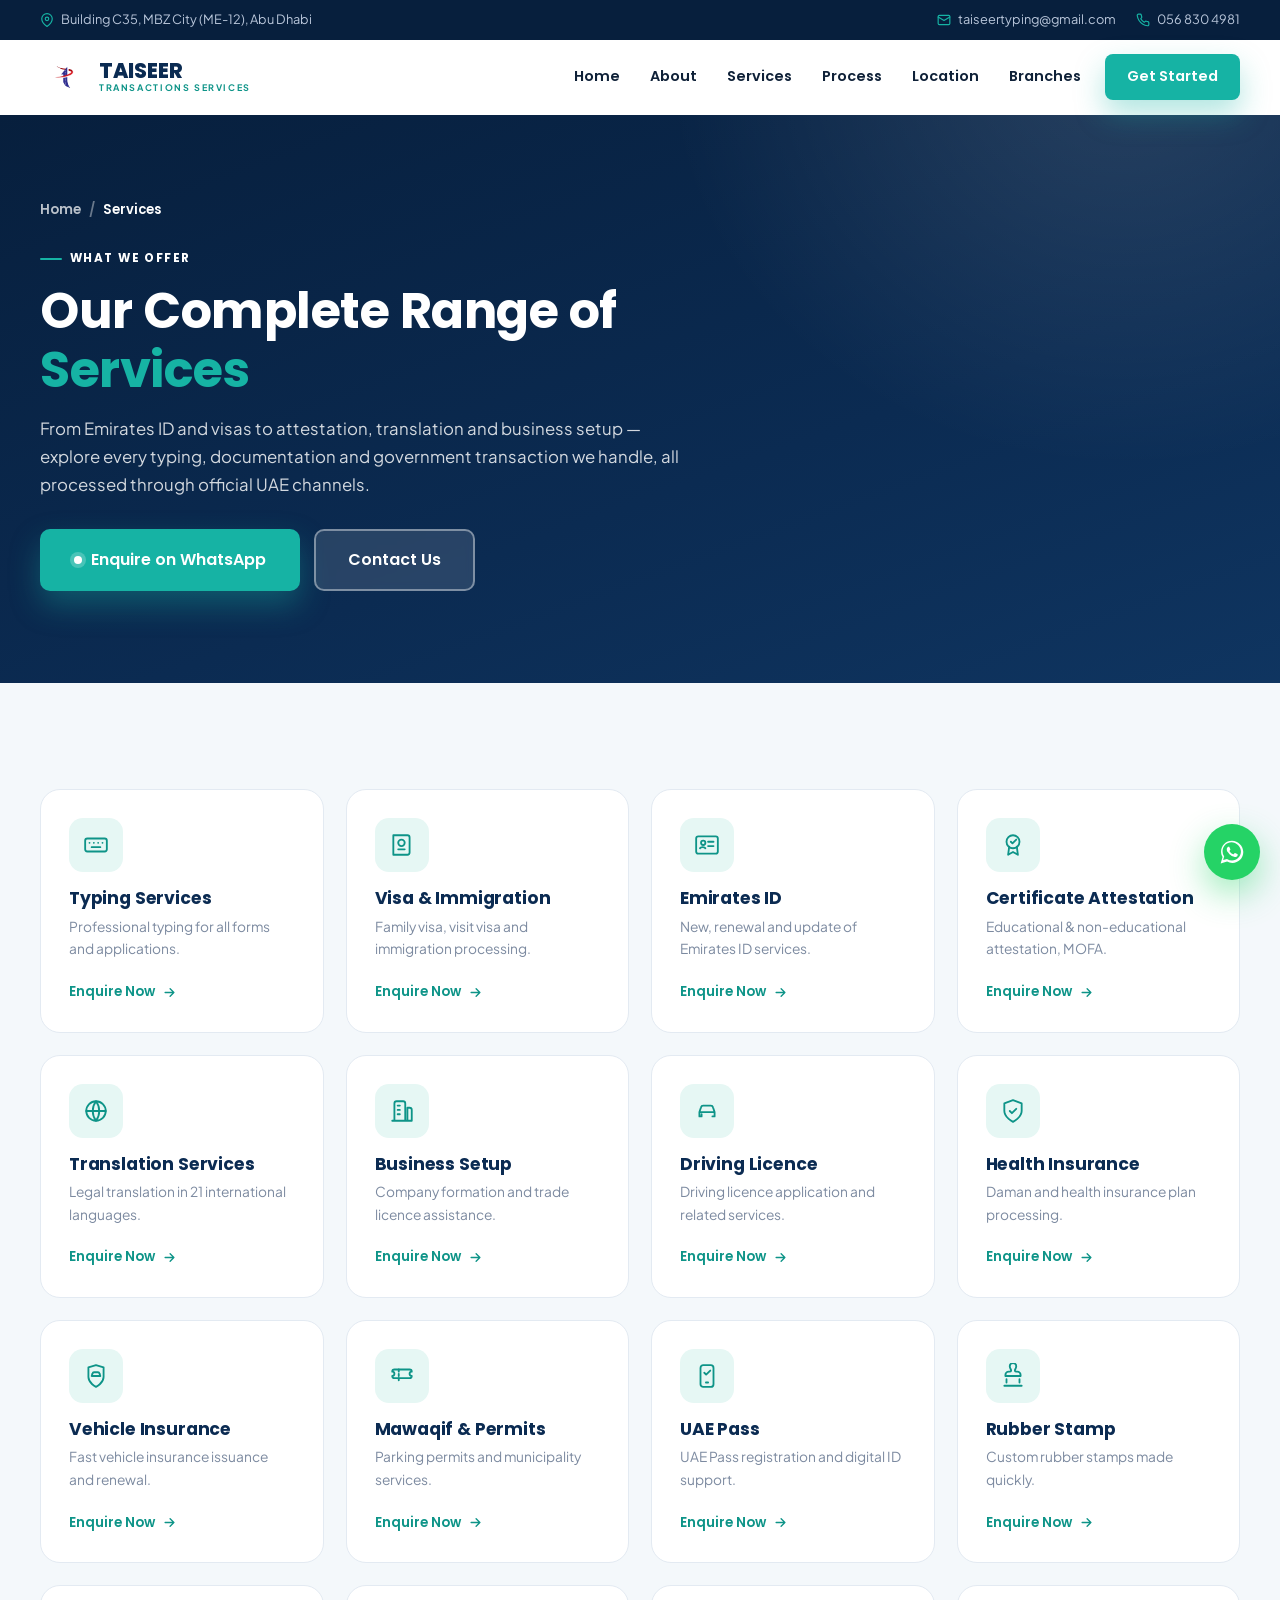
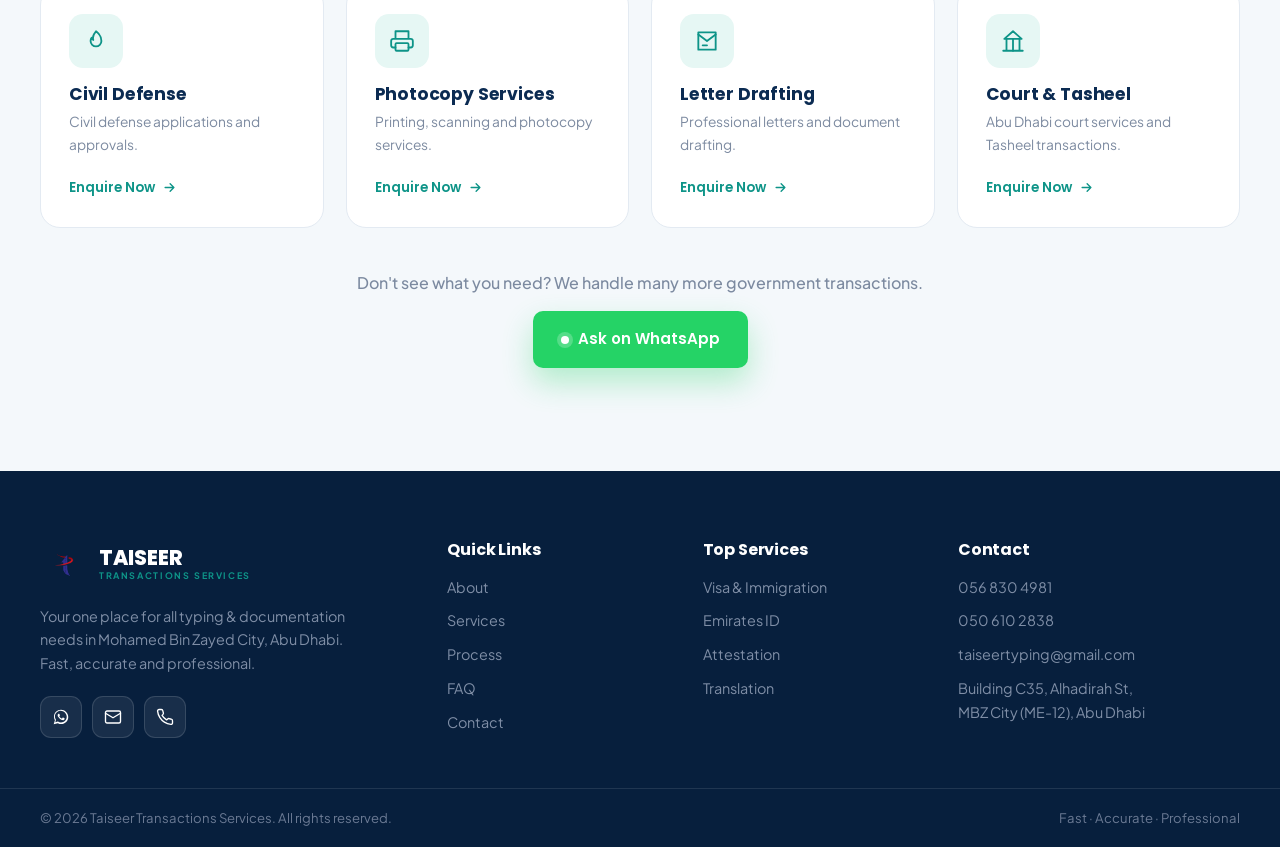
<file: corporate-services.html>
<!DOCTYPE html>
<html lang="en">
<head>
  <meta charset="UTF-8" />
  <meta name="viewport" content="width=device-width, initial-scale=1.0" />
  <title>Our Services | Taiseer Transactions Services — Typing &amp; Documentation in Abu Dhabi</title>
  <meta name="description" content="Full list of Taiseer Transactions Services — typing, Emirates ID, visa &amp; immigration, attestation, translation, business setup, insurance and more government transactions in Mohamed Bin Zayed City, Abu Dhabi." />
  <meta name="keywords" content="typing center services Abu Dhabi, Emirates ID, visa services, attestation, translation, business setup, Tasheel, MBZ City typing" />
  <meta name="theme-color" content="#0b2b52" />
  <link rel="canonical" href="https://taiseertyping.com/corporate-services.html" />

  <meta name="robots" content="index, follow, max-image-preview:large, max-snippet:-1, max-video-preview:-1" />
  <meta name="googlebot" content="index, follow" />
  <meta name="author" content="Taiseer Transactions Services" />
  <meta name="language" content="English" />

  <meta property="og:type" content="website" />
  <meta property="og:site_name" content="Taiseer Transactions Services" />
  <meta property="og:url" content="https://taiseertyping.com/corporate-services.html" />
  <meta property="og:title" content="Our Services — Taiseer Transactions Services, Abu Dhabi" />
  <meta property="og:description" content="Everything you need for typing, documentation and government transactions under one roof in Mohamed Bin Zayed City, Abu Dhabi." />
  <meta property="og:locale" content="en_AE" />
  <meta property="og:image" content="https://taiseertyping.com/assets/shop.png" />

  <meta name="twitter:card" content="summary_large_image" />
  <meta name="twitter:title" content="Our Services — Taiseer Transactions Services, Abu Dhabi" />
  <meta name="twitter:description" content="Everything you need for typing, documentation and government transactions under one roof." />
  <meta name="twitter:image" content="https://taiseertyping.com/assets/shop.png" />

  <link rel="icon" type="image/png" href="assets/logo.png" />
  <link rel="apple-touch-icon" href="assets/logo.png" />
  <link rel="manifest" href="site.webmanifest" />
  <link rel="preconnect" href="https://fonts.googleapis.com" />
  <link rel="preconnect" href="https://fonts.gstatic.com" crossorigin />
  <link href="https://fonts.googleapis.com/css2?family=Plus+Jakarta+Sans:wght@400;500;600;700;800&family=Poppins:wght@500;600;700;800&display=swap" rel="stylesheet" />
  <link rel="stylesheet" href="css/corporate.css" />

  <script type="application/ld+json">
  {
    "@context": "https://schema.org",
    "@type": "BreadcrumbList",
    "itemListElement": [
      { "@type": "ListItem", "position": 1, "name": "Home", "item": "https://taiseertyping.com/corporate.html" },
      { "@type": "ListItem", "position": 2, "name": "Services", "item": "https://taiseertyping.com/corporate-services.html" }
    ]
  }
  </script>
</head>
<body class="services-page">
  <div class="progress" id="progress" aria-hidden="true"></div>

  <!-- Top bar -->
  <div class="topbar">
    <div class="container topbar__inner">
      <span class="topbar__item topbar__item--addr">
        <svg viewBox="0 0 24 24" fill="none" stroke="currentColor" stroke-width="2" stroke-linecap="round" stroke-linejoin="round"><path d="M21 10c0 7-9 13-9 13s-9-6-9-13a9 9 0 0 1 18 0Z"/><circle cx="12" cy="10" r="3"/></svg>
        Building C35, MBZ City (ME-12), Abu Dhabi
      </span>
      <div class="topbar__right">
        <a href="mailto:taiseertyping@gmail.com" class="topbar__item">
          <svg viewBox="0 0 24 24" fill="none" stroke="currentColor" stroke-width="2" stroke-linecap="round" stroke-linejoin="round"><rect x="2" y="4" width="20" height="16" rx="2"/><path d="m22 7-10 6L2 7"/></svg>
          taiseertyping@gmail.com
        </a>
        <a href="tel:+971568304981" class="topbar__item">
          <svg viewBox="0 0 24 24" fill="none" stroke="currentColor" stroke-width="2" stroke-linecap="round" stroke-linejoin="round"><path d="M22 16.9v3a2 2 0 0 1-2.2 2 19.8 19.8 0 0 1-8.6-3.1 19.5 19.5 0 0 1-6-6 19.8 19.8 0 0 1-3.1-8.7A2 2 0 0 1 4.1 2h3a2 2 0 0 1 2 1.7c.1.9.4 1.8.7 2.7a2 2 0 0 1-.5 2.1L8.1 9.9a16 16 0 0 0 6 6l1.4-1.2a2 2 0 0 1 2.1-.5c.9.3 1.8.6 2.7.7a2 2 0 0 1 1.7 2Z"/></svg>
          056 830 4981
        </a>
      </div>
    </div>
  </div>

  <!-- Header -->
  <header class="header" id="header">
    <div class="container header__inner">
      <a href="corporate.html#home" class="brand" aria-label="Taiseer Transactions Services home">
        <img src="assets/logo.png" alt="Taiseer Transactions Services logo" class="brand__logo" />
        <span class="brand__text"><strong>TAISEER</strong><small>TRANSACTIONS SERVICES</small></span>
      </a>
      <nav class="nav" id="nav">
        <a href="corporate.html#home" class="nav__link">Home</a>
        <a href="corporate.html#about" class="nav__link">About</a>
        <a href="corporate-services.html" class="nav__link active">Services</a>
        <a href="corporate.html#process" class="nav__link">Process</a>
        <a href="corporate.html#location" class="nav__link">Location</a>
        <a href="corporate-branches.html" class="nav__link">Branches</a>
        <a href="corporate.html#contact" class="nav__link nav__cta">Get Started</a>
      </nav>
      <button class="nav__toggle" id="navToggle" aria-label="Open menu" aria-expanded="false"><span></span><span></span><span></span></button>
    </div>
  </header>

  <!-- Page hero -->
  <section class="pagehero">
    <div class="container">
      <div class="pagehero__inner reveal">
        <nav class="pagehero__crumbs" aria-label="Breadcrumb">
          <a href="corporate.html#home">Home</a>
          <span>/</span>
          <strong>Services</strong>
        </nav>
        <span class="eyebrow">What We Offer</span>
        <h1 class="pagehero__title">Our Complete Range of <span>Services</span></h1>
        <p class="pagehero__text">
          From Emirates ID and visas to attestation, translation and business setup — explore every typing,
          documentation and government transaction we handle, all processed through official UAE channels.
        </p>
        <div class="pagehero__actions">
          <a href="https://wa.me/971568304981" target="_blank" rel="noopener" class="btn btn--primary btn--lg"><span class="wa-dot"></span> Enquire on WhatsApp</a>
          <a href="corporate.html#contact" class="btn btn--light btn--lg">Contact Us</a>
        </div>
      </div>
    </div>
  </section>

  <!-- Services -->
  <section class="services section" id="services">
    <div class="container">
      <div class="services__grid" id="servicesGrid"><!-- all services injected by JS --></div>
      <div class="services__cta reveal">
        <p>Don't see what you need? We handle many more government transactions.</p>
        <a href="https://wa.me/971568304981" target="_blank" rel="noopener" class="btn btn--wa"><span class="wa-dot"></span> Ask on WhatsApp</a>
      </div>
    </div>
  </section>

  <!-- Footer -->
  <footer class="footer">
    <div class="container footer__inner">
      <div class="footer__brand">
        <a href="corporate.html#home" class="brand">
          <img src="assets/logo.png" alt="Taiseer Transactions Services logo" class="brand__logo" />
          <span class="brand__text"><strong>TAISEER</strong><small>TRANSACTIONS SERVICES</small></span>
        </a>
        <p>Your one place for all typing &amp; documentation needs in Mohamed Bin Zayed City, Abu Dhabi. Fast, accurate and professional.</p>
        <div class="footer__social">
          <a href="https://wa.me/971568304981" target="_blank" rel="noopener" aria-label="WhatsApp"><svg viewBox="0 0 32 32" fill="currentColor"><path d="M16 3C9 3 3.5 8.5 3.5 15.5c0 2.3.6 4.4 1.7 6.3L3 29l7.4-2.1c1.8 1 3.9 1.6 6 1.6 7 0 12.5-5.5 12.5-12.5S23 3 16 3zm0 22.7c-1.9 0-3.7-.5-5.3-1.5l-.4-.2-4.4 1.2 1.2-4.3-.3-.4a10 10 0 0 1-1.6-5.5c0-5.6 4.6-10.2 10.2-10.2S26.2 9.9 26.2 15.5 21.6 25.7 16 25.7zm5.7-7.6c-.3-.2-1.8-.9-2.1-1-.3-.1-.5-.2-.7.2-.2.3-.8 1-.9 1.2-.2.2-.3.2-.6.1-1.8-.9-3-1.6-4.2-3.6-.3-.5.3-.5.9-1.6.1-.2 0-.4 0-.5l-1-2.3c-.2-.6-.5-.5-.7-.5h-.6c-.2 0-.5.1-.8.4-.3.3-1 1-1 2.5s1.1 2.9 1.2 3.1c.2.2 2.2 3.4 5.3 4.8 2 .8 2.7.9 3.7.8.6-.1 1.8-.8 2.1-1.5.3-.7.3-1.4.2-1.5-.1-.2-.3-.2-.6-.4z"/></svg></a>
          <a href="mailto:taiseertyping@gmail.com" aria-label="Email"><svg viewBox="0 0 24 24" fill="none" stroke="currentColor" stroke-width="1.8" stroke-linecap="round" stroke-linejoin="round"><rect x="2" y="4" width="20" height="16" rx="2"/><path d="m22 7-10 6L2 7"/></svg></a>
          <a href="tel:+971568304981" aria-label="Call"><svg viewBox="0 0 24 24" fill="none" stroke="currentColor" stroke-width="1.8" stroke-linecap="round" stroke-linejoin="round"><path d="M22 16.9v3a2 2 0 0 1-2.2 2 19.8 19.8 0 0 1-8.6-3.1 19.5 19.5 0 0 1-6-6 19.8 19.8 0 0 1-3.1-8.7A2 2 0 0 1 4.1 2h3a2 2 0 0 1 2 1.7c.1.9.4 1.8.7 2.7a2 2 0 0 1-.5 2.1L8.1 9.9a16 16 0 0 0 6 6l1.4-1.2a2 2 0 0 1 2.1-.5c.9.3 1.8.6 2.7.7a2 2 0 0 1 1.7 2Z"/></svg></a>
        </div>
      </div>
      <div class="footer__col">
        <h5>Quick Links</h5>
        <a href="corporate.html#about">About</a><a href="corporate-services.html">Services</a><a href="corporate.html#process">Process</a><a href="corporate.html#faq">FAQ</a><a href="corporate.html#contact">Contact</a>
      </div>
      <div class="footer__col">
        <h5>Top Services</h5>
        <a href="corporate-services.html">Visa &amp; Immigration</a><a href="corporate-services.html">Emirates ID</a><a href="corporate-services.html">Attestation</a><a href="corporate-services.html">Translation</a>
      </div>
      <div class="footer__col">
        <h5>Contact</h5>
        <a href="tel:+971568304981">056 830 4981</a><a href="tel:+971506102838">050 610 2838</a>
        <a href="mailto:taiseertyping@gmail.com">taiseertyping@gmail.com</a>
        <span>Building C35, Alhadirah St,<br />MBZ City (ME-12), Abu Dhabi</span>
      </div>
    </div>
    <div class="footer__bottom">
      <div class="container">
        <p>© <span id="year"></span> Taiseer Transactions Services. All rights reserved.</p>
        <p>Fast · Accurate · Professional</p>
      </div>
    </div>
  </footer>

  <a href="https://wa.me/971568304981" target="_blank" rel="noopener" class="fab" aria-label="Chat on WhatsApp">
    <svg viewBox="0 0 32 32" fill="currentColor"><path d="M16 3C9 3 3.5 8.5 3.5 15.5c0 2.3.6 4.4 1.7 6.3L3 29l7.4-2.1c1.8 1 3.9 1.6 6 1.6 7 0 12.5-5.5 12.5-12.5S23 3 16 3zm0 22.7c-1.9 0-3.7-.5-5.3-1.5l-.4-.2-4.4 1.2 1.2-4.3-.3-.4a10 10 0 0 1-1.6-5.5c0-5.6 4.6-10.2 10.2-10.2S26.2 9.9 26.2 15.5 21.6 25.7 16 25.7zm5.7-7.6c-.3-.2-1.8-.9-2.1-1-.3-.1-.5-.2-.7.2-.2.3-.8 1-.9 1.2-.2.2-.3.2-.6.1-1.8-.9-3-1.6-4.2-3.6-.3-.5.3-.5.9-1.6.1-.2 0-.4 0-.5l-1-2.3c-.2-.6-.5-.5-.7-.5h-.6c-.2 0-.5.1-.8.4-.3.3-1 1-1 2.5s1.1 2.9 1.2 3.1c.2.2 2.2 3.4 5.3 4.8 2 .8 2.7.9 3.7.8.6-.1 1.8-.8 2.1-1.5.3-.7.3-1.4.2-1.5-.1-.2-.3-.2-.6-.4z"/></svg>
  </a>
  <button class="totop" id="toTop" aria-label="Back to top"><svg viewBox="0 0 24 24" fill="none" stroke="currentColor" stroke-width="2.4" stroke-linecap="round" stroke-linejoin="round"><path d="M12 19V5M5 12l7-7 7 7"/></svg></button>

  <script src="js/corporate.js"></script>
</body>
</html>
</file>
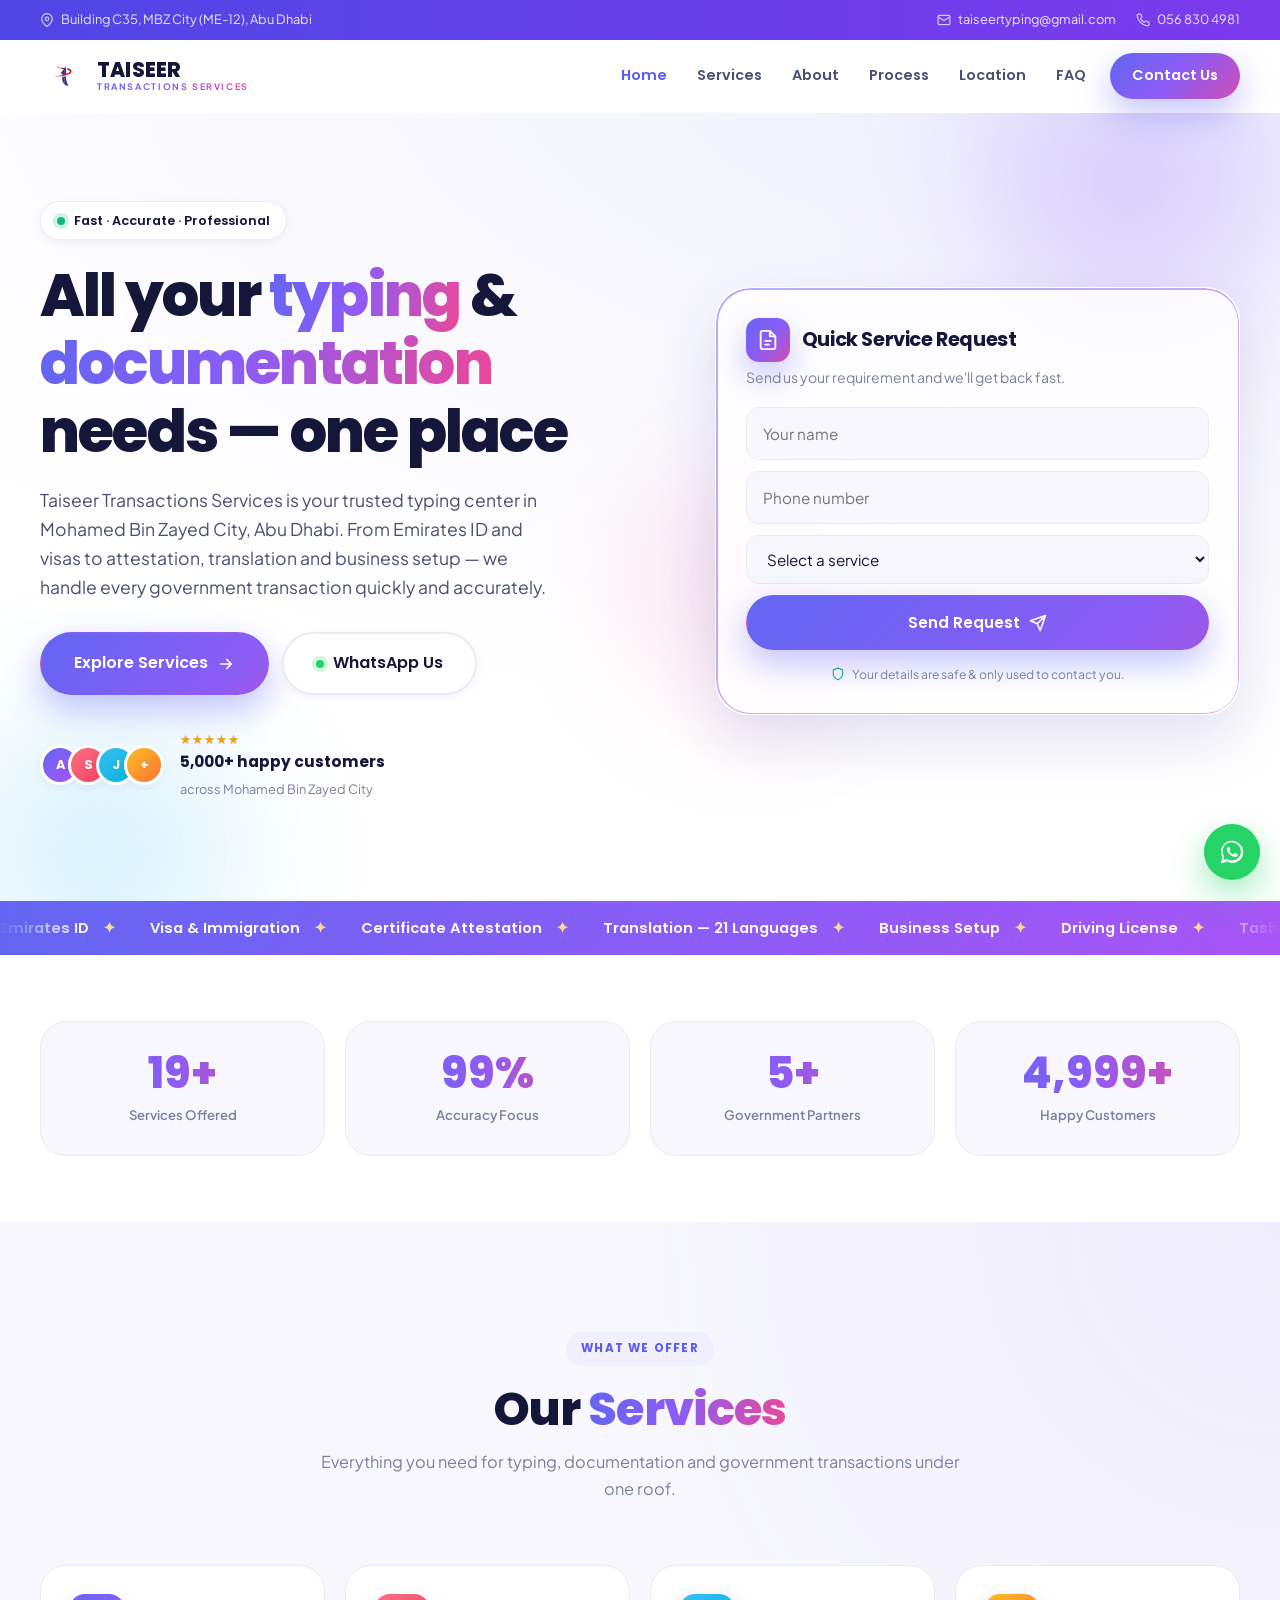
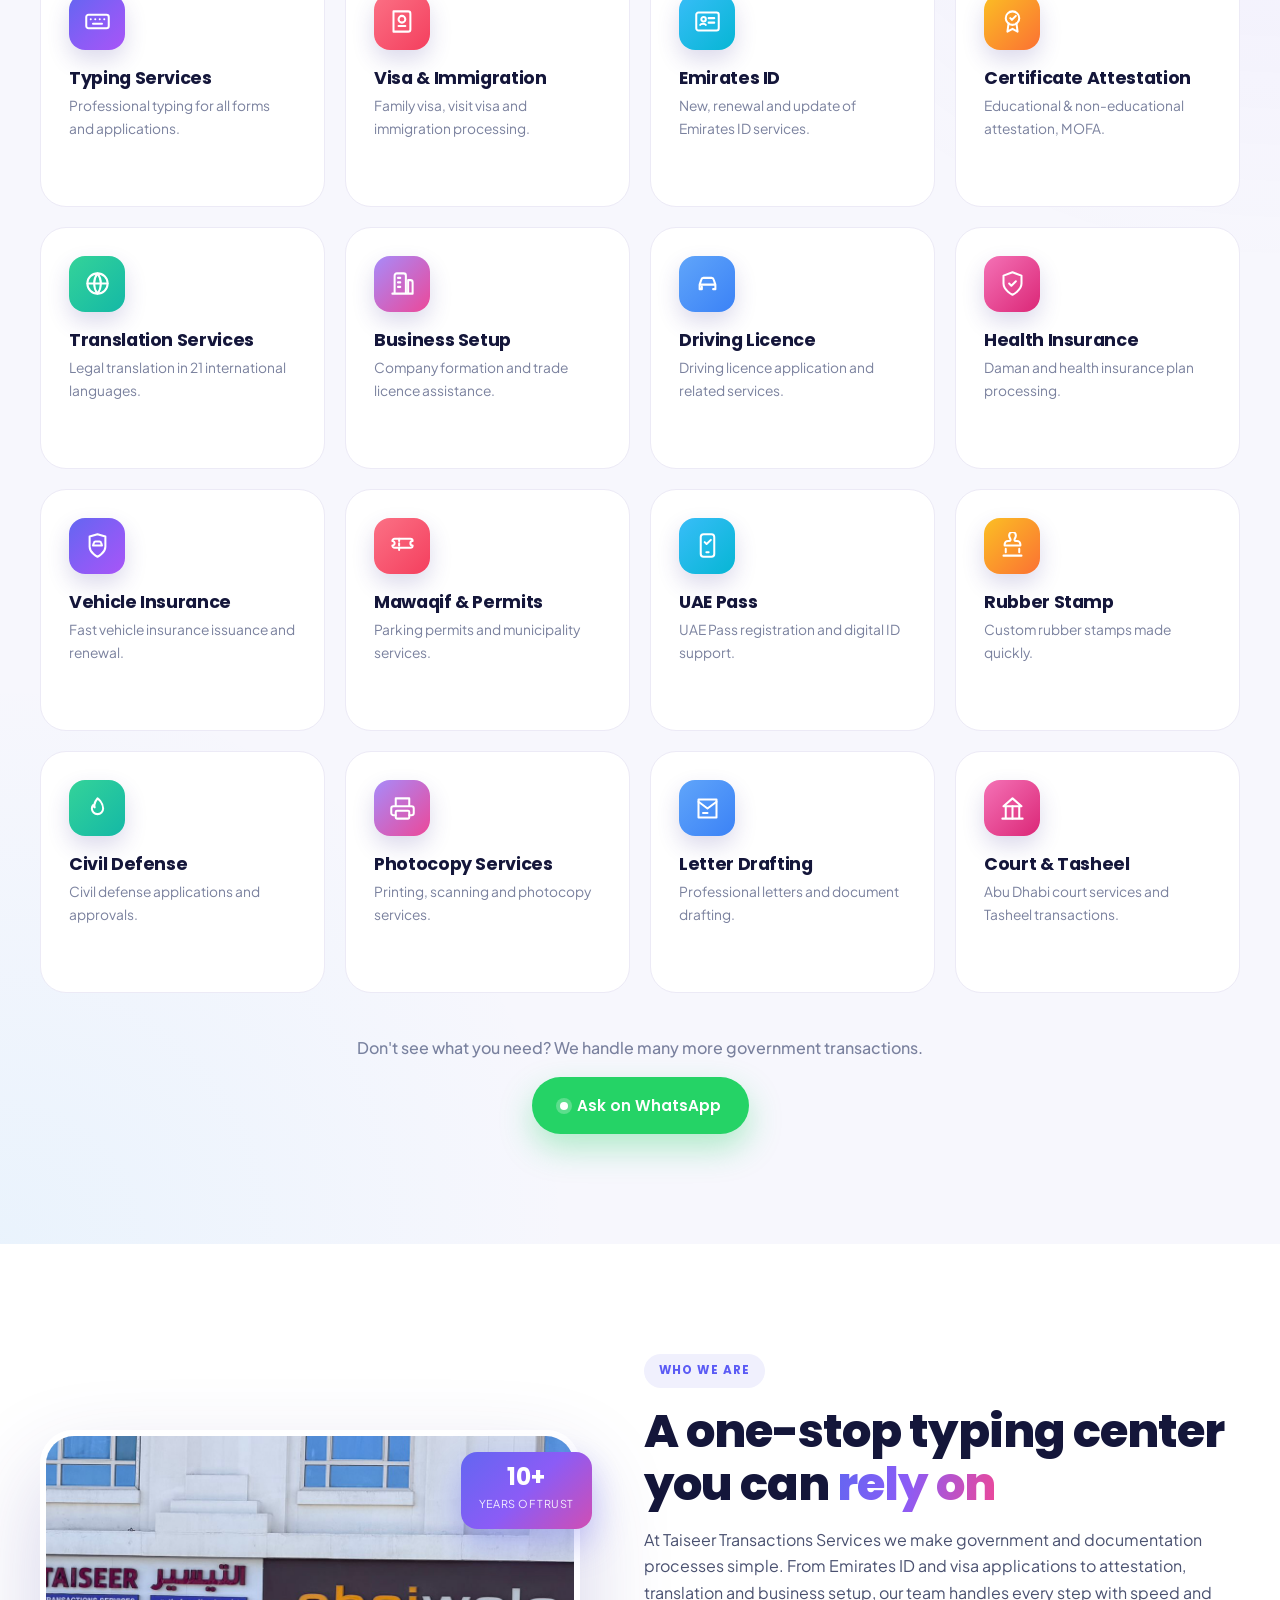
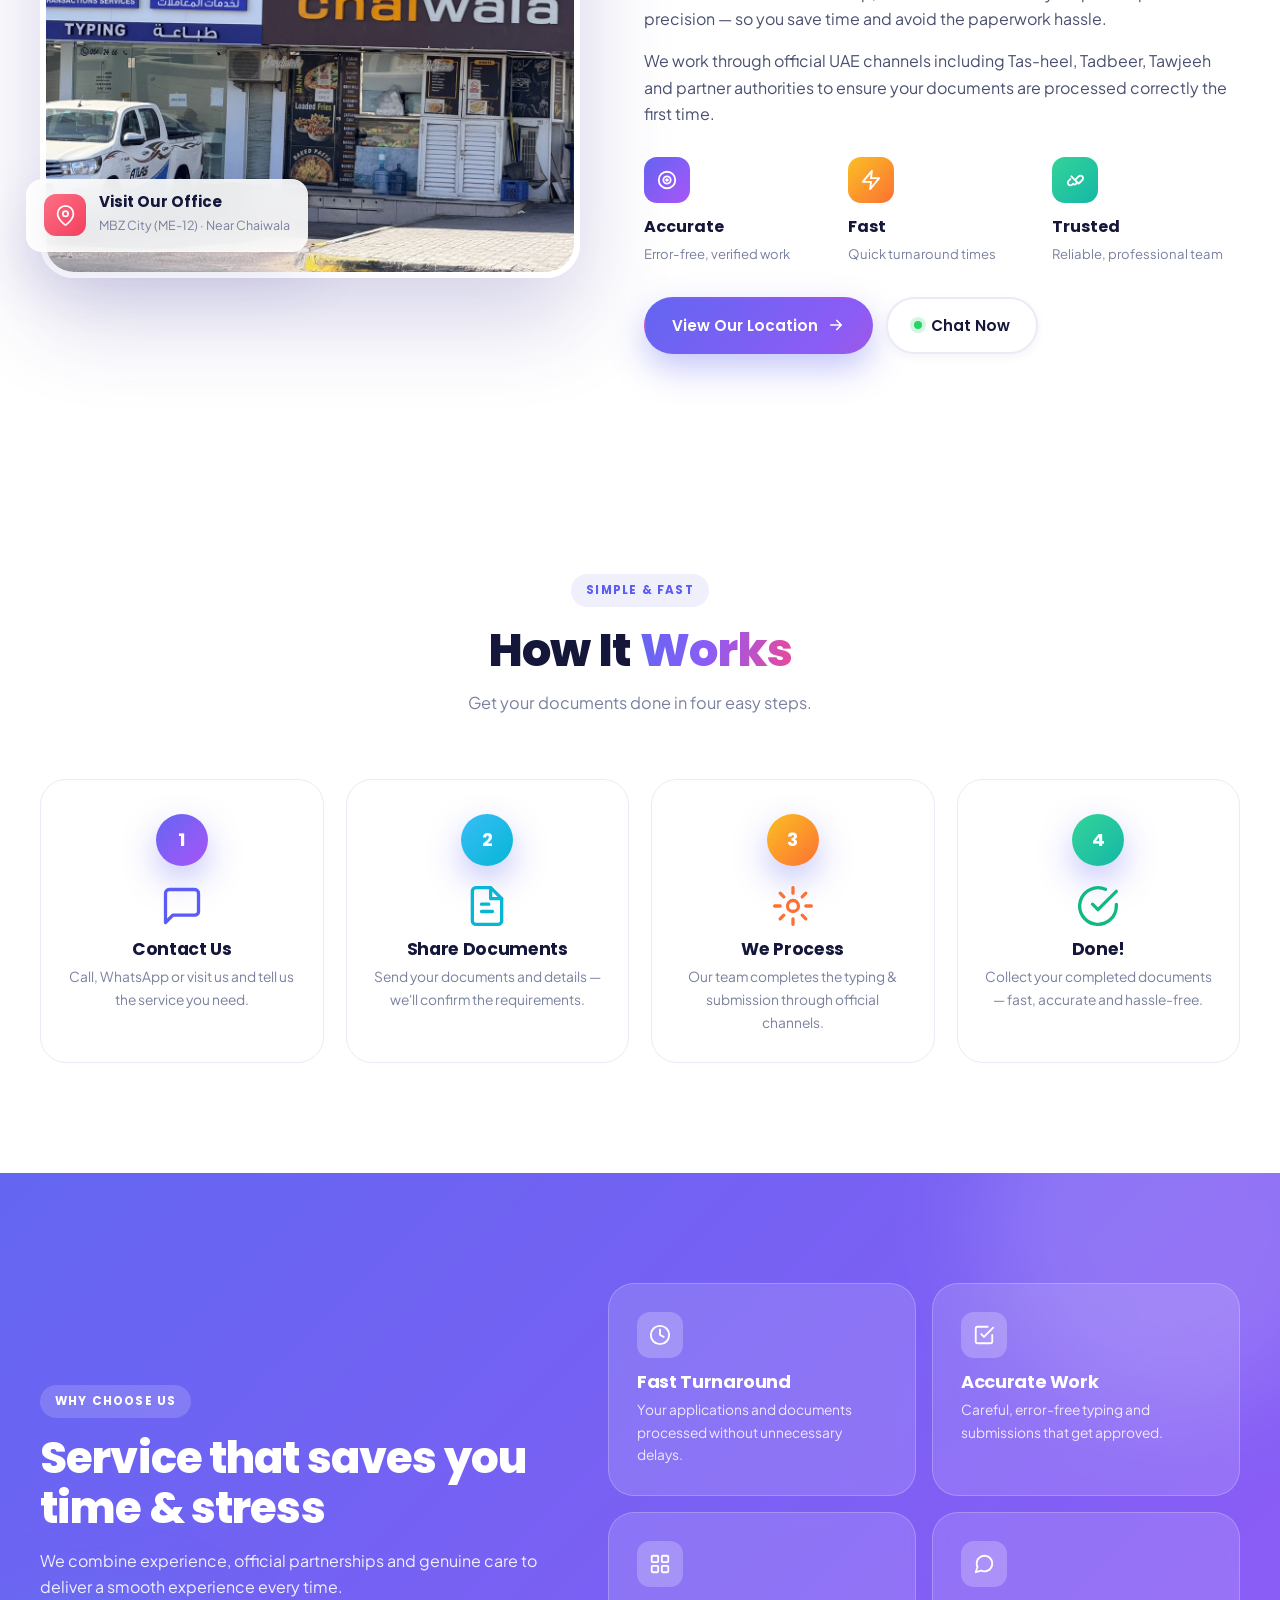
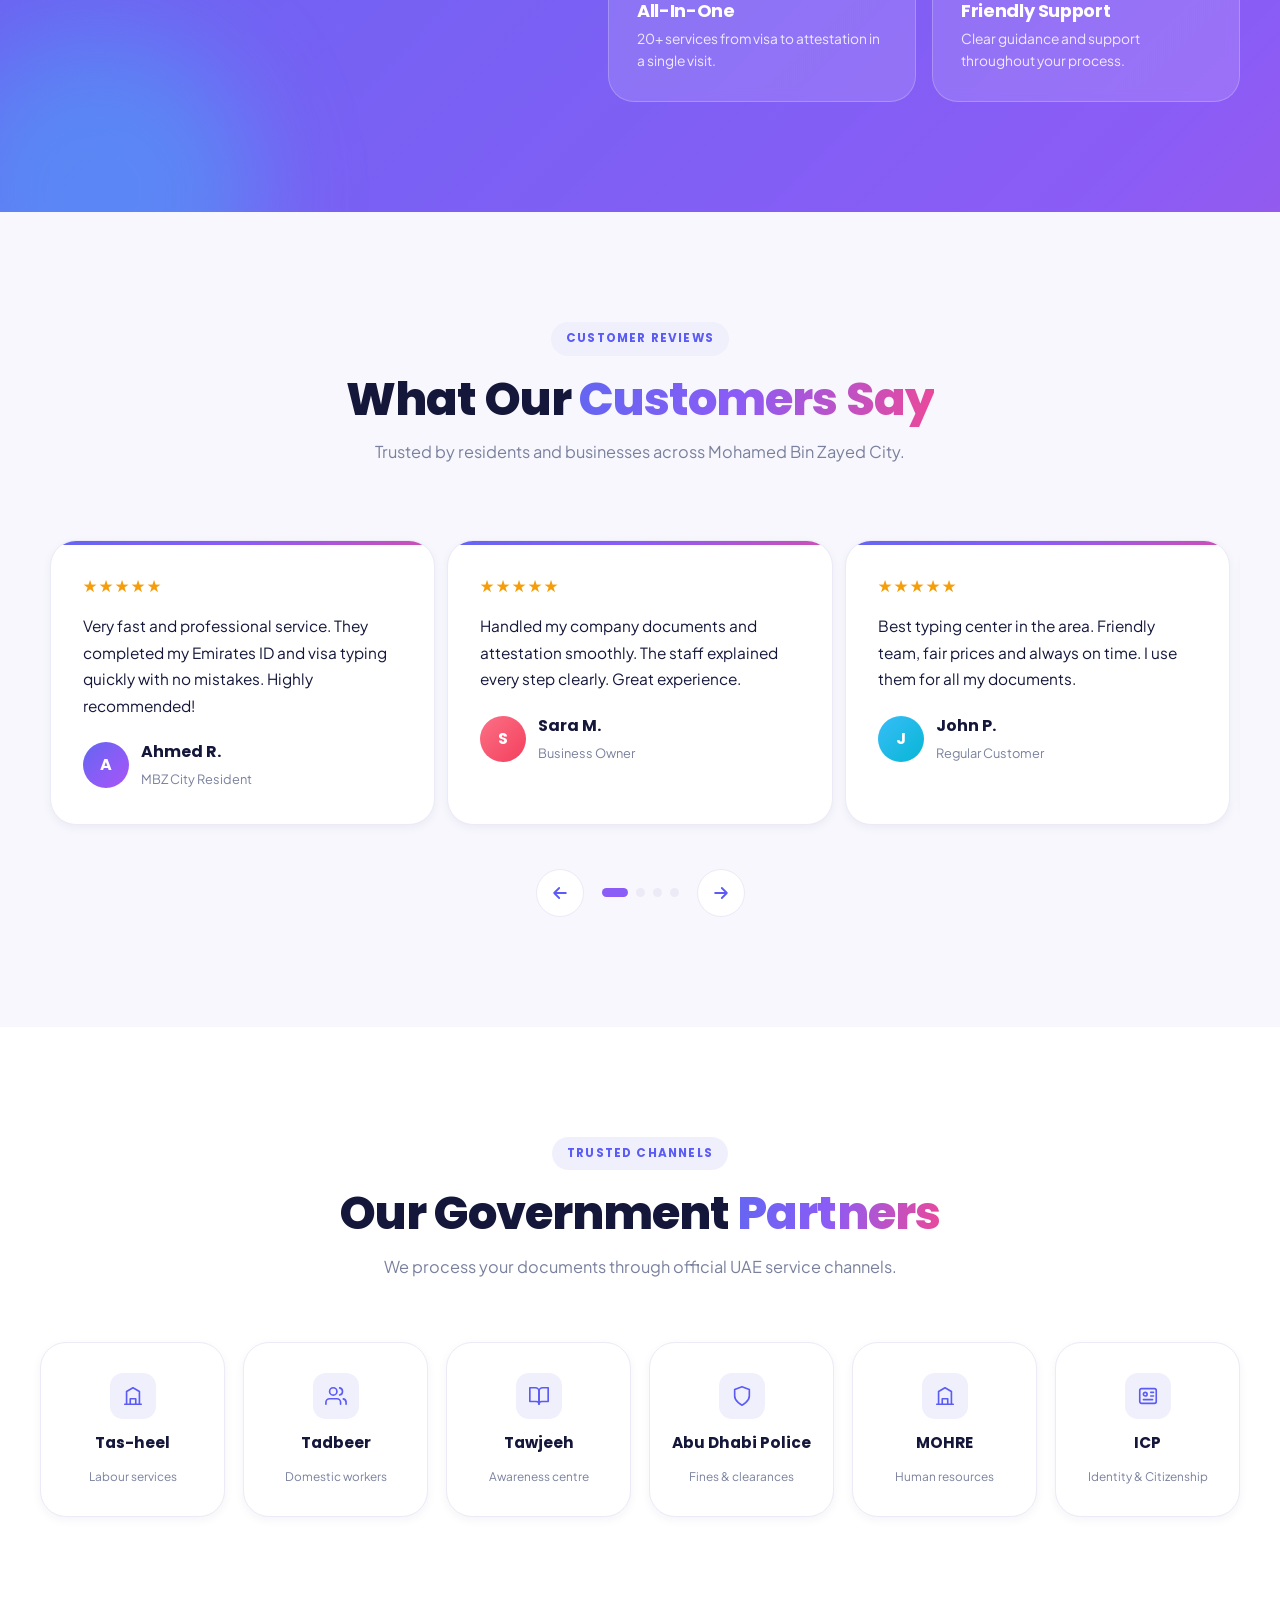
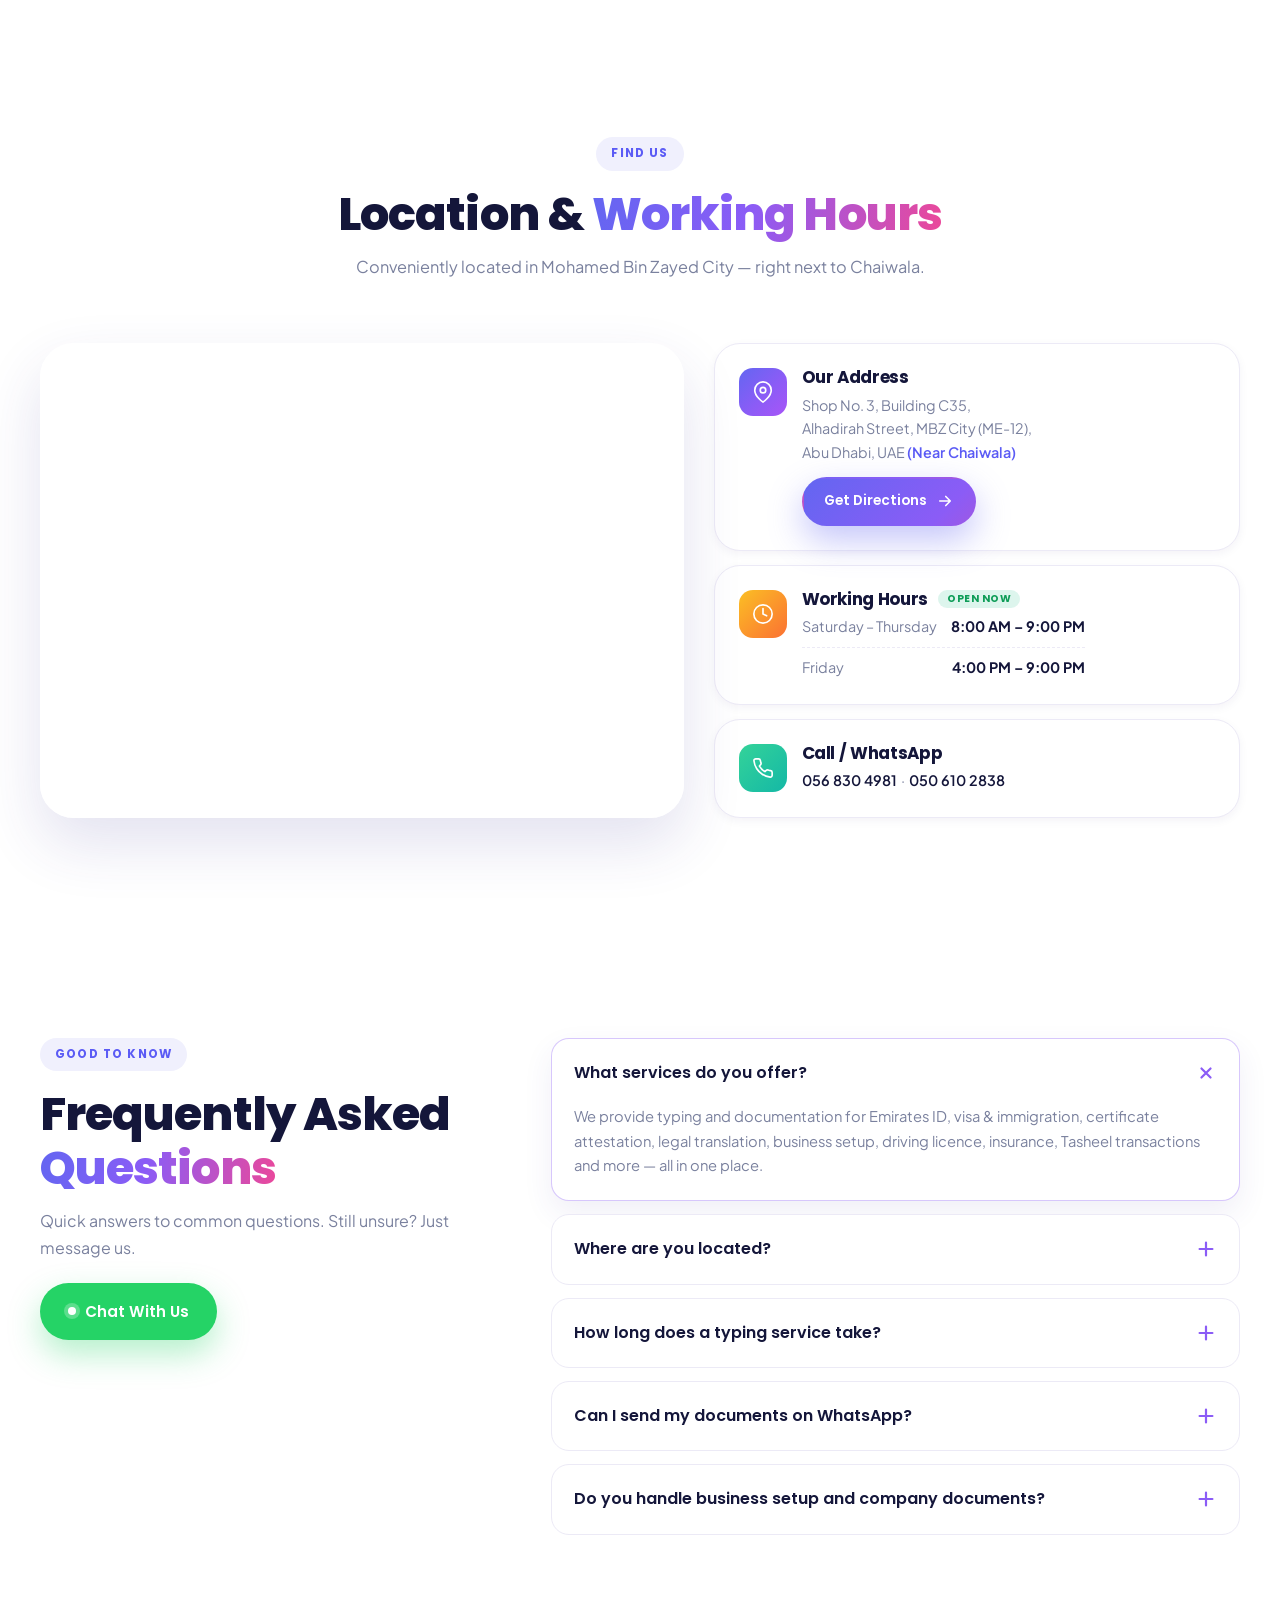
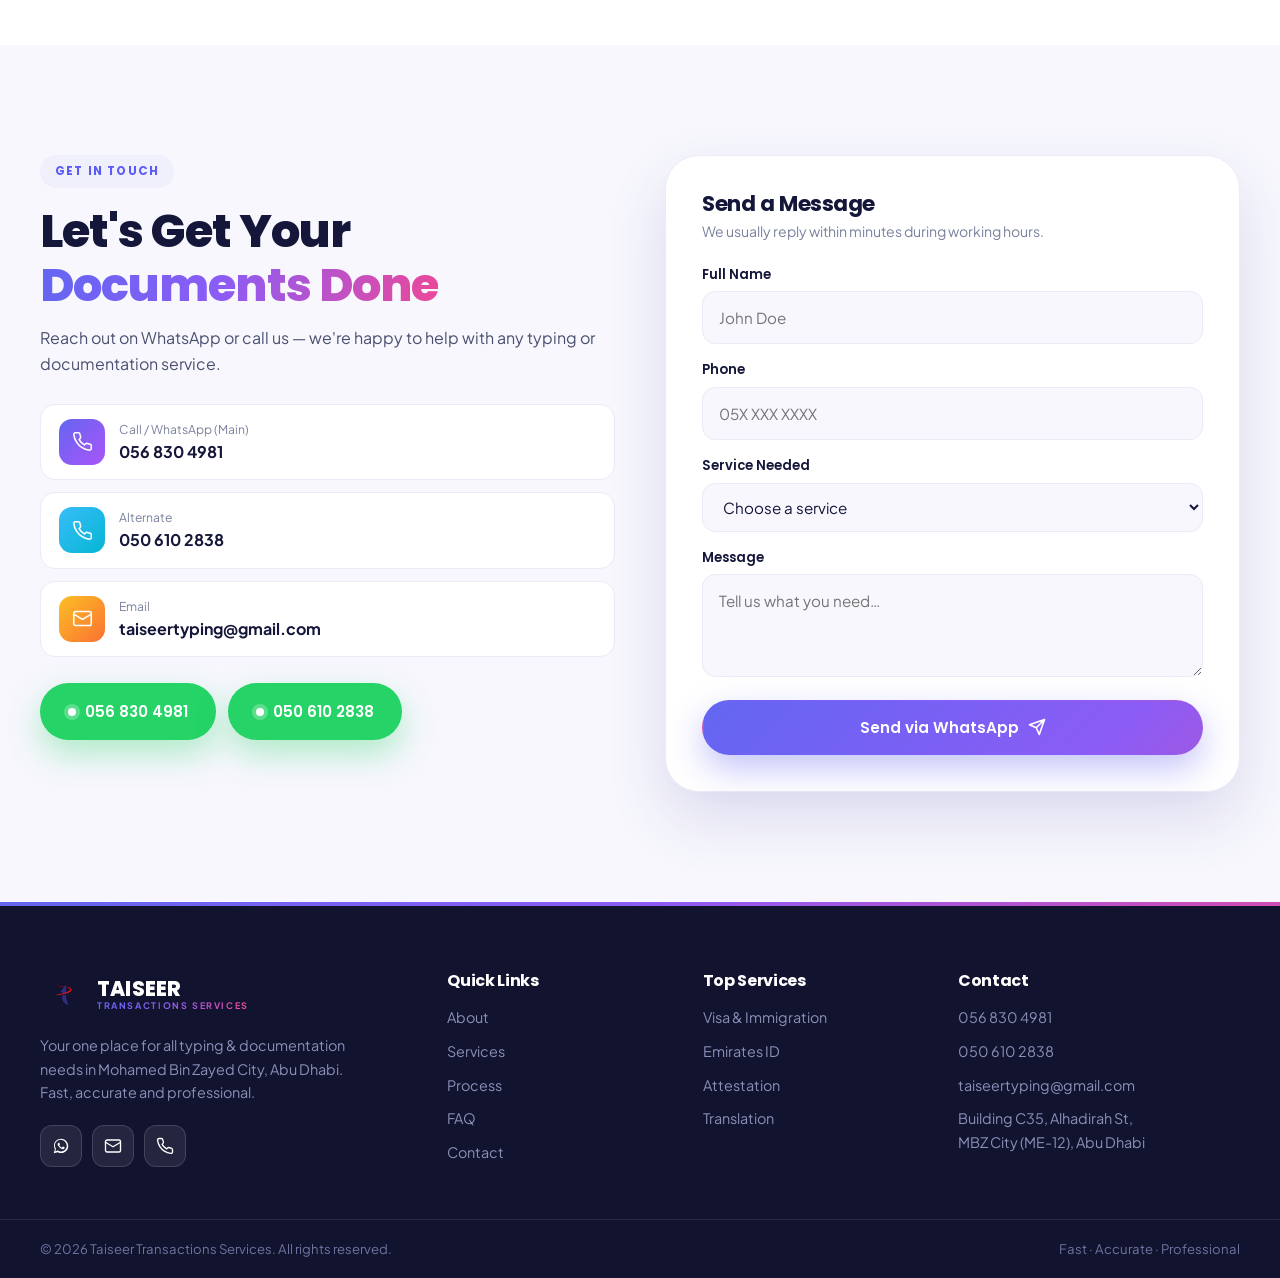
<file: premium.html>
<!DOCTYPE html>
<html lang="en">
<head>
  <meta charset="UTF-8" />
  <meta name="viewport" content="width=device-width, initial-scale=1.0" />
  <title>Taiseer Transactions Services | Typing &amp; Documentation Center in Abu Dhabi (MBZ City)</title>
  <meta name="description" content="Taiseer Transactions Services — a professional typing &amp; documentation center in Mohamed Bin Zayed City, Abu Dhabi. Emirates ID, visa &amp; immigration, attestation, translation, business setup and government transactions. Fast, accurate &amp; reliable." />
  <meta name="keywords" content="typing center Abu Dhabi, Taiseer Transactions Services, Mohamed Bin Zayed City typing, Emirates ID, visa services, attestation, translation, Tasheel, business setup UAE" />
  <meta name="theme-color" content="#6366f1" />
  <link rel="canonical" href="https://taiseertyping.com/" />

  <!-- Search engine directives (site fully open / indexable) -->
  <meta name="robots" content="index, follow, max-image-preview:large, max-snippet:-1, max-video-preview:-1" />
  <meta name="googlebot" content="index, follow" />
  <meta name="author" content="Taiseer Transactions Services" />
  <meta name="publisher" content="Taiseer Transactions Services" />
  <meta name="rating" content="general" />
  <meta name="language" content="English" />

  <!-- Geo / Local SEO -->
  <meta name="geo.region" content="AE-AZ" />
  <meta name="geo.placename" content="Mohamed Bin Zayed City, Abu Dhabi" />
  <meta name="geo.position" content="24.3499;54.5486" />
  <meta name="ICBM" content="24.3499, 54.5486" />

  <!-- Open Graph: Facebook, WhatsApp, LinkedIn, Instagram DM/Story link previews -->
  <meta property="og:type" content="business.business" />
  <meta property="og:site_name" content="Taiseer Transactions Services" />
  <meta property="og:url" content="https://taiseertyping.com/" />
  <meta property="og:title" content="Taiseer Transactions Services — Typing &amp; Documentation in Abu Dhabi" />
  <meta property="og:description" content="Your one place for all typing &amp; documentation needs in Mohamed Bin Zayed City, Abu Dhabi. Emirates ID, visa, attestation, translation &amp; business setup — fast, accurate and professional." />
  <meta property="og:locale" content="en_AE" />
  <meta property="og:image" content="https://taiseertyping.com/assets/shop.png" />
  <meta property="og:image:secure_url" content="https://taiseertyping.com/assets/shop.png" />
  <meta property="og:image:type" content="image/png" />
  <meta property="og:image:width" content="1600" />
  <meta property="og:image:height" content="900" />
  <meta property="og:image:alt" content="Taiseer Transactions Services — typing &amp; documentation center in Mohamed Bin Zayed City, Abu Dhabi" />

  <!-- Twitter / X Card -->
  <meta name="twitter:card" content="summary_large_image" />
  <meta name="twitter:title" content="Taiseer Transactions Services — Typing &amp; Documentation in Abu Dhabi" />
  <meta name="twitter:description" content="Your one place for all typing &amp; documentation needs in Mohamed Bin Zayed City, Abu Dhabi. Fast, accurate and professional." />
  <meta name="twitter:image" content="https://taiseertyping.com/assets/shop.png" />
  <meta name="twitter:image:alt" content="Taiseer Transactions Services — typing &amp; documentation center in Abu Dhabi" />

  <!-- Business contact data (rich messaging previews) -->
  <meta property="business:contact_data:street_address" content="Shop No. 3, Building C35, Alhadirah Street" />
  <meta property="business:contact_data:locality" content="Mohamed Bin Zayed City, Abu Dhabi" />
  <meta property="business:contact_data:region" content="Abu Dhabi" />
  <meta property="business:contact_data:country_name" content="United Arab Emirates" />
  <meta property="business:contact_data:phone_number" content="+971568304981" />
  <meta property="business:contact_data:website" content="https://taiseertyping.com/" />

  <link rel="icon" type="image/png" href="assets/logo.png" />
  <link rel="apple-touch-icon" href="assets/logo.png" />
  <link rel="manifest" href="site.webmanifest" />
  <link rel="preconnect" href="https://fonts.googleapis.com" />
  <link rel="preconnect" href="https://fonts.gstatic.com" crossorigin />
  <link href="https://fonts.googleapis.com/css2?family=Plus+Jakarta+Sans:wght@400;500;600;700;800&family=Poppins:wght@500;600;700;800&display=swap" rel="stylesheet" />
  <link rel="stylesheet" href="css/premium.css" />

  <script type="application/ld+json">
  {
    "@context": "https://schema.org",
    "@type": "LocalBusiness",
    "@id": "https://taiseertyping.com/#business",
    "name": "Taiseer Transactions Services",
    "alternateName": "Taiseer Typing",
    "description": "Typing and documentation center offering Emirates ID, visa & immigration, attestation, translation, business setup and government transactions in Abu Dhabi.",
    "image": "https://taiseertyping.com/assets/shop.png",
    "logo": "https://taiseertyping.com/assets/logo.png",
    "telephone": "+971568304981",
    "email": "taiseertyping@gmail.com",
    "url": "https://taiseertyping.com/",
    "hasMap": "https://www.google.com/maps/search/?api=1&query=Taiseer+Transactions+Services+Mohamed+Bin+Zayed+City+Abu+Dhabi",
    "currenciesAccepted": "AED",
    "paymentAccepted": "Cash, Card",
    "address": {
      "@type": "PostalAddress",
      "streetAddress": "Shop No. 3, Building C35, Alhadirah Street",
      "addressLocality": "Mohamed Bin Zayed City (ME-12)",
      "addressRegion": "Abu Dhabi",
      "addressCountry": "AE"
    },
    "geo": {
      "@type": "GeoCoordinates",
      "latitude": 24.3499,
      "longitude": 54.5486
    },
    "areaServed": "Abu Dhabi, United Arab Emirates",
    "openingHoursSpecification": [
      { "@type": "OpeningHoursSpecification", "dayOfWeek": ["Saturday","Sunday","Monday","Tuesday","Wednesday","Thursday"], "opens": "08:00", "closes": "21:00" },
      { "@type": "OpeningHoursSpecification", "dayOfWeek": "Friday", "opens": "16:00", "closes": "21:00" }
    ],
    "priceRange": "$$"
  }
  </script>
</head>
<body>
  <div class="progress" id="progress" aria-hidden="true"></div>

  <!-- Top bar -->
  <div class="topbar">
    <div class="container topbar__inner">
      <span class="topbar__item topbar__item--addr">
        <svg viewBox="0 0 24 24" fill="none" stroke="currentColor" stroke-width="2" stroke-linecap="round" stroke-linejoin="round"><path d="M21 10c0 7-9 13-9 13s-9-6-9-13a9 9 0 0 1 18 0Z"/><circle cx="12" cy="10" r="3"/></svg>
        Building C35, MBZ City (ME-12), Abu Dhabi
      </span>
      <div class="topbar__right">
        <a href="mailto:taiseertyping@gmail.com" class="topbar__item">
          <svg viewBox="0 0 24 24" fill="none" stroke="currentColor" stroke-width="2" stroke-linecap="round" stroke-linejoin="round"><rect x="2" y="4" width="20" height="16" rx="2"/><path d="m22 7-10 6L2 7"/></svg>
          taiseertyping@gmail.com
        </a>
        <a href="tel:+971568304981" class="topbar__item">
          <svg viewBox="0 0 24 24" fill="none" stroke="currentColor" stroke-width="2" stroke-linecap="round" stroke-linejoin="round"><path d="M22 16.9v3a2 2 0 0 1-2.2 2 19.8 19.8 0 0 1-8.6-3.1 19.5 19.5 0 0 1-6-6 19.8 19.8 0 0 1-3.1-8.7A2 2 0 0 1 4.1 2h3a2 2 0 0 1 2 1.7c.1.9.4 1.8.7 2.7a2 2 0 0 1-.5 2.1L8.1 9.9a16 16 0 0 0 6 6l1.4-1.2a2 2 0 0 1 2.1-.5c.9.3 1.8.6 2.7.7a2 2 0 0 1 1.7 2Z"/></svg>
          056 830 4981
        </a>
      </div>
    </div>
  </div>

  <!-- Header -->
  <header class="header" id="header">
    <div class="container header__inner">
      <a href="#home" class="brand" aria-label="Taiseer Transactions Services home">
        <img src="assets/logo.png" alt="Taiseer Transactions Services logo" class="brand__logo" />
        <span class="brand__text">
          <strong>TAISEER</strong>
          <small>TRANSACTIONS SERVICES</small>
        </span>
      </a>
      <nav class="nav" id="nav">
        <a href="#home" class="nav__link">Home</a>
        <a href="#services" class="nav__link">Services</a>
        <a href="#about" class="nav__link">About</a>
        <a href="#process" class="nav__link">Process</a>
        <a href="#location" class="nav__link">Location</a>
        <a href="#faq" class="nav__link">FAQ</a>
        <a href="#contact" class="nav__link nav__cta">Contact Us</a>
      </nav>
      <button class="nav__toggle" id="navToggle" aria-label="Open menu" aria-expanded="false">
        <span></span><span></span><span></span>
      </button>
    </div>
  </header>

  <!-- Hero -->
  <section class="hero" id="home">
    <div class="hero__mesh" aria-hidden="true">
      <span class="blob blob--1"></span>
      <span class="blob blob--2"></span>
      <span class="blob blob--3"></span>
    </div>
    <div class="container hero__inner">
      <div class="hero__content reveal">
        <span class="badge"><span class="badge__pip"></span> Fast · Accurate · Professional</span>
        <h1 class="hero__title">All your <span class="gt">typing</span> &amp; <span class="gt">documentation</span> needs — one place</h1>
        <p class="hero__text">
          Taiseer Transactions Services is your trusted typing center in Mohamed Bin Zayed City, Abu Dhabi.
          From Emirates ID and visas to attestation, translation and business setup — we handle every
          government transaction quickly and accurately.
        </p>
        <div class="hero__actions">
          <a href="#services" class="btn btn--primary btn--lg">
            Explore Services
            <svg viewBox="0 0 24 24" fill="none" stroke="currentColor" stroke-width="2.2" stroke-linecap="round" stroke-linejoin="round"><path d="M5 12h14M13 6l6 6-6 6"/></svg>
          </a>
          <a href="https://wa.me/971568304981" target="_blank" rel="noopener" class="btn btn--ghost btn--lg">
            <span class="wa-dot"></span> WhatsApp Us
          </a>
        </div>
        <div class="hero__trust">
          <div class="hero__avatars" aria-hidden="true"><span>A</span><span>S</span><span>J</span><span>+</span></div>
          <div class="hero__trust-text">
            <div class="hero__stars">★★★★★</div>
            <strong>5,000+ happy customers</strong>
            <small>across Mohamed Bin Zayed City</small>
          </div>
        </div>
      </div>

      <div class="hero__card reveal" data-delay="1">
        <div class="quick-card">
          <div class="quick-card__head">
            <span class="quick-card__ico">
              <svg viewBox="0 0 24 24" fill="none" stroke="currentColor" stroke-width="2" stroke-linecap="round" stroke-linejoin="round"><path d="M14 2H6a2 2 0 0 0-2 2v16a2 2 0 0 0 2 2h12a2 2 0 0 0 2-2V8z"/><path d="M14 2v6h6M9 13h6M9 17h4"/></svg>
            </span>
            <h3>Quick Service Request</h3>
          </div>
          <p>Send us your requirement and we'll get back fast.</p>
          <form id="quickForm" class="quick-form" novalidate>
            <input type="text" name="name" placeholder="Your name" required />
            <input type="tel" name="phone" placeholder="Phone number" required />
            <select name="service" required>
              <option value="" disabled selected>Select a service</option>
              <option>Typing Services</option>
              <option>Visa &amp; Immigration</option>
              <option>Emirates ID</option>
              <option>Attestation</option>
              <option>Translation</option>
              <option>Business Setup</option>
              <option>Other</option>
            </select>
            <button type="submit" class="btn btn--primary btn--block">
              Send Request
              <svg viewBox="0 0 24 24" fill="none" stroke="currentColor" stroke-width="2.2" stroke-linecap="round" stroke-linejoin="round"><path d="M22 2 11 13M22 2l-7 20-4-9-9-4Z"/></svg>
            </button>
            <p class="quick-form__note" id="formNote" hidden>✓ Opening WhatsApp with your details…</p>
          </form>
          <div class="quick-card__foot">
            <svg viewBox="0 0 24 24" fill="none" stroke="currentColor" stroke-width="2" stroke-linecap="round" stroke-linejoin="round"><path d="M12 22s8-4 8-10V5l-8-3-8 3v7c0 6 8 10 8 10Z"/></svg>
            Your details are safe &amp; only used to contact you.
          </div>
        </div>
      </div>
    </div>
  </section>

  <!-- Marquee -->
  <div class="strip" aria-hidden="true">
    <div class="strip__track">
      <span>Emirates ID <b class="star">✦</b></span>
      <span>Visa &amp; Immigration <b class="star">✦</b></span>
      <span>Certificate Attestation <b class="star">✦</b></span>
      <span>Translation — 21 Languages <b class="star">✦</b></span>
      <span>Business Setup <b class="star">✦</b></span>
      <span>Driving License <b class="star">✦</b></span>
      <span>Tasheel &amp; MOHRE <b class="star">✦</b></span>
      <span>Emirates ID <b class="star">✦</b></span>
      <span>Visa &amp; Immigration <b class="star">✦</b></span>
      <span>Certificate Attestation <b class="star">✦</b></span>
      <span>Translation — 21 Languages <b class="star">✦</b></span>
      <span>Business Setup <b class="star">✦</b></span>
      <span>Driving License <b class="star">✦</b></span>
      <span>Tasheel &amp; MOHRE <b class="star">✦</b></span>
    </div>
  </div>

  <!-- Stats -->
  <section class="stats">
    <div class="container stats__grid">
      <div class="stat-card reveal"><strong data-count="20" data-suffix="+">0</strong><span>Services Offered</span></div>
      <div class="stat-card reveal" data-delay="1"><strong data-count="100" data-suffix="%">0</strong><span>Accuracy Focus</span></div>
      <div class="stat-card reveal" data-delay="2"><strong data-count="6" data-suffix="+">0</strong><span>Government Partners</span></div>
      <div class="stat-card reveal" data-delay="3"><strong data-count="5000" data-suffix="+">0</strong><span>Happy Customers</span></div>
    </div>
  </section>

  <!-- Services -->
  <section class="services section" id="services">
    <div class="container">
      <div class="section__head reveal">
        <span class="eyebrow">What We Offer</span>
        <h2 class="section__title">Our <span class="gt">Services</span></h2>
        <p class="section__sub">Everything you need for typing, documentation and government transactions under one roof.</p>
      </div>
      <div class="services__grid" id="servicesGrid"><!-- injected by JS --></div>
      <div class="services__cta reveal">
        <p>Don't see what you need? We handle many more government transactions.</p>
        <a href="https://wa.me/971568304981" target="_blank" rel="noopener" class="btn btn--wa"><span class="wa-dot"></span> Ask on WhatsApp</a>
      </div>
    </div>
  </section>

  <!-- About -->
  <section class="about section" id="about">
    <div class="container about__inner">
      <div class="about__media reveal">
        <div class="about__frame">
          <img src="assets/shop.png" alt="Taiseer Transactions Services shop front in Mohamed Bin Zayed City, next to Chaiwala" loading="lazy" />
        </div>
        <div class="about__float"><strong>10+</strong><small>YEARS OF TRUST</small></div>
        <div class="about__badge">
          <span class="about__badge-ico"><svg viewBox="0 0 24 24" fill="none" stroke="currentColor" stroke-width="2" stroke-linecap="round" stroke-linejoin="round"><path d="M21 10c0 7-9 13-9 13s-9-6-9-13a9 9 0 0 1 18 0Z"/><circle cx="12" cy="10" r="3"/></svg></span>
          <div><strong>Visit Our Office</strong><small>MBZ City (ME-12) · Near Chaiwala</small></div>
        </div>
      </div>
      <div class="about__content reveal" data-delay="1">
        <span class="eyebrow">Who We Are</span>
        <h2 class="section__title">A one-stop typing center you can <span class="gt">rely on</span></h2>
        <p>At Taiseer Transactions Services we make government and documentation processes simple. From Emirates ID and visa applications to attestation, translation and business setup, our team handles every step with speed and precision — so you save time and avoid the paperwork hassle.</p>
        <p>We work through official UAE channels including Tas-heel, Tadbeer, Tawjeeh and partner authorities to ensure your documents are processed correctly the first time.</p>
        <div class="about__features">
          <div class="feature">
            <span class="feature__icon"><svg viewBox="0 0 24 24" fill="none" stroke="currentColor" stroke-width="2" stroke-linecap="round" stroke-linejoin="round"><circle cx="12" cy="12" r="9"/><circle cx="12" cy="12" r="4"/><circle cx="12" cy="12" r="1" fill="currentColor"/></svg></span>
            <div><strong>Accurate</strong><p>Error-free, verified work</p></div>
          </div>
          <div class="feature">
            <span class="feature__icon"><svg viewBox="0 0 24 24" fill="none" stroke="currentColor" stroke-width="2" stroke-linecap="round" stroke-linejoin="round"><path d="M13 2 3 14h9l-1 8 10-12h-9l1-8Z"/></svg></span>
            <div><strong>Fast</strong><p>Quick turnaround times</p></div>
          </div>
          <div class="feature">
            <span class="feature__icon"><svg viewBox="0 0 24 24" fill="none" stroke="currentColor" stroke-width="2" stroke-linecap="round" stroke-linejoin="round"><path d="M11 17a3 3 0 0 0 3-3M7 11l-2 2a2.8 2.8 0 0 0 4 4l1-1M13 11l3-3a2.8 2.8 0 0 1 4 4l-3 3"/><path d="m8 8 8 8"/></svg></span>
            <div><strong>Trusted</strong><p>Reliable, professional team</p></div>
          </div>
        </div>
        <div class="about__cta">
          <a href="#location" class="btn btn--primary">
            View Our Location
            <svg viewBox="0 0 24 24" fill="none" stroke="currentColor" stroke-width="2.2" stroke-linecap="round" stroke-linejoin="round"><path d="M5 12h14M13 6l6 6-6 6"/></svg>
          </a>
          <a href="https://wa.me/971568304981" target="_blank" rel="noopener" class="btn btn--ghost"><span class="wa-dot"></span> Chat Now</a>
        </div>
      </div>
    </div>
  </section>

  <!-- Process -->
  <section class="process section" id="process">
    <div class="container">
      <div class="section__head reveal">
        <span class="eyebrow">Simple &amp; Fast</span>
        <h2 class="section__title">How It <span class="gt">Works</span></h2>
        <p class="section__sub">Get your documents done in four easy steps.</p>
      </div>
      <div class="process__grid">
        <div class="pstep reveal">
          <span class="pstep__num">1</span>
          <span class="pstep__ico"><svg viewBox="0 0 24 24" fill="none" stroke="currentColor" stroke-width="1.8" stroke-linecap="round" stroke-linejoin="round"><path d="M21 15a2 2 0 0 1-2 2H7l-4 4V5a2 2 0 0 1 2-2h14a2 2 0 0 1 2 2Z"/></svg></span>
          <h4>Contact Us</h4><p>Call, WhatsApp or visit us and tell us the service you need.</p>
        </div>
        <div class="pstep reveal" data-delay="1">
          <span class="pstep__num">2</span>
          <span class="pstep__ico"><svg viewBox="0 0 24 24" fill="none" stroke="currentColor" stroke-width="1.8" stroke-linecap="round" stroke-linejoin="round"><path d="M14 2H6a2 2 0 0 0-2 2v16a2 2 0 0 0 2 2h12a2 2 0 0 0 2-2V8z"/><path d="M14 2v6h6M9 15h6M9 11h4"/></svg></span>
          <h4>Share Documents</h4><p>Send your documents and details — we'll confirm the requirements.</p>
        </div>
        <div class="pstep reveal" data-delay="2">
          <span class="pstep__num">3</span>
          <span class="pstep__ico"><svg viewBox="0 0 24 24" fill="none" stroke="currentColor" stroke-width="1.8" stroke-linecap="round" stroke-linejoin="round"><circle cx="12" cy="12" r="3"/><path d="M12 2v3M12 19v3M2 12h3M19 12h3M5 5l2 2M17 17l2 2M19 5l-2 2M7 17l-2 2"/></svg></span>
          <h4>We Process</h4><p>Our team completes the typing &amp; submission through official channels.</p>
        </div>
        <div class="pstep reveal" data-delay="3">
          <span class="pstep__num">4</span>
          <span class="pstep__ico"><svg viewBox="0 0 24 24" fill="none" stroke="currentColor" stroke-width="1.8" stroke-linecap="round" stroke-linejoin="round"><path d="M22 11.1V12a10 10 0 1 1-5.9-9.1"/><path d="M22 4 12 14.01l-3-3"/></svg></span>
          <h4>Done!</h4><p>Collect your completed documents — fast, accurate and hassle-free.</p>
        </div>
      </div>
    </div>
  </section>

  <!-- Why -->
  <section class="why section" id="why">
    <div class="container why__inner">
      <div class="why__content reveal">
        <span class="eyebrow eyebrow--light">Why Choose Us</span>
        <h2 class="why__title">Service that saves you time &amp; stress</h2>
        <p class="why__lead">We combine experience, official partnerships and genuine care to deliver a smooth experience every time.</p>
      </div>
      <div class="why__grid">
        <div class="why__item reveal">
          <span class="why__ico"><svg viewBox="0 0 24 24" fill="none" stroke="currentColor" stroke-width="2" stroke-linecap="round" stroke-linejoin="round"><circle cx="12" cy="12" r="10"/><path d="M12 6v6l4 2"/></svg></span>
          <h4>Fast Turnaround</h4><p>Your applications and documents processed without unnecessary delays.</p>
        </div>
        <div class="why__item reveal" data-delay="1">
          <span class="why__ico"><svg viewBox="0 0 24 24" fill="none" stroke="currentColor" stroke-width="2" stroke-linecap="round" stroke-linejoin="round"><path d="m9 11 3 3L22 4"/><path d="M21 12v7a2 2 0 0 1-2 2H5a2 2 0 0 1-2-2V5a2 2 0 0 1 2-2h11"/></svg></span>
          <h4>Accurate Work</h4><p>Careful, error-free typing and submissions that get approved.</p>
        </div>
        <div class="why__item reveal" data-delay="2">
          <span class="why__ico"><svg viewBox="0 0 24 24" fill="none" stroke="currentColor" stroke-width="2" stroke-linecap="round" stroke-linejoin="round"><rect x="3" y="3" width="7" height="7" rx="1"/><rect x="14" y="3" width="7" height="7" rx="1"/><rect x="3" y="14" width="7" height="7" rx="1"/><rect x="14" y="14" width="7" height="7" rx="1"/></svg></span>
          <h4>All-In-One</h4><p>20+ services from visa to attestation in a single visit.</p>
        </div>
        <div class="why__item reveal" data-delay="3">
          <span class="why__ico"><svg viewBox="0 0 24 24" fill="none" stroke="currentColor" stroke-width="2" stroke-linecap="round" stroke-linejoin="round"><path d="M21 11.5a8.4 8.4 0 0 1-.9 3.8 8.5 8.5 0 0 1-7.6 4.7 8.4 8.4 0 0 1-3.8-.9L3 21l1.9-5.7a8.4 8.4 0 0 1-.9-3.8 8.5 8.5 0 0 1 4.7-7.6 8.4 8.4 0 0 1 3.8-.9h.5a8.5 8.5 0 0 1 8 8v.5Z"/></svg></span>
          <h4>Friendly Support</h4><p>Clear guidance and support throughout your process.</p>
        </div>
      </div>
    </div>
  </section>

  <!-- Reviews -->
  <section class="reviews section" id="reviews">
    <div class="container">
      <div class="section__head reveal">
        <span class="eyebrow">Customer Reviews</span>
        <h2 class="section__title">What Our <span class="gt">Customers Say</span></h2>
        <p class="section__sub">Trusted by residents and businesses across Mohamed Bin Zayed City.</p>
      </div>
      <div class="reviews__viewport reveal">
        <div class="reviews__track" id="reviewsTrack">
          <figure class="review"><div class="review__inner">
            <div class="review__stars">★★★★★</div>
            <blockquote>Very fast and professional service. They completed my Emirates ID and visa typing quickly with no mistakes. Highly recommended!</blockquote>
            <figcaption><span class="review__avatar">A</span><div><strong>Ahmed R.</strong><small>MBZ City Resident</small></div></figcaption>
          </div></figure>
          <figure class="review"><div class="review__inner">
            <div class="review__stars">★★★★★</div>
            <blockquote>Handled my company documents and attestation smoothly. The staff explained every step clearly. Great experience.</blockquote>
            <figcaption><span class="review__avatar">S</span><div><strong>Sara M.</strong><small>Business Owner</small></div></figcaption>
          </div></figure>
          <figure class="review"><div class="review__inner">
            <div class="review__stars">★★★★★</div>
            <blockquote>Best typing center in the area. Friendly team, fair prices and always on time. I use them for all my documents.</blockquote>
            <figcaption><span class="review__avatar">J</span><div><strong>John P.</strong><small>Regular Customer</small></div></figcaption>
          </div></figure>
          <figure class="review"><div class="review__inner">
            <div class="review__stars">★★★★★</div>
            <blockquote>Got my family visa done without any stress. They kept me updated at every stage. Truly reliable people.</blockquote>
            <figcaption><span class="review__avatar">M</span><div><strong>Mariam K.</strong><small>MBZ City Resident</small></div></figcaption>
          </div></figure>
          <figure class="review"><div class="review__inner">
            <div class="review__stars">★★★★★</div>
            <blockquote>Excellent translation service in multiple languages. Accurate, quick and very reasonably priced. Thank you!</blockquote>
            <figcaption><span class="review__avatar">R</span><div><strong>Rahul V.</strong><small>Regular Customer</small></div></figcaption>
          </div></figure>
          <figure class="review"><div class="review__inner">
            <div class="review__stars">★★★★★</div>
            <blockquote>Set up my trade licence with their help. Professional, knowledgeable and always available on WhatsApp.</blockquote>
            <figcaption><span class="review__avatar">F</span><div><strong>Fatima A.</strong><small>Business Owner</small></div></figcaption>
          </div></figure>
        </div>
      </div>
      <div class="reviews__nav reveal">
        <button class="reviews__arrow" id="revPrev" aria-label="Previous review">
          <svg viewBox="0 0 24 24" fill="none" stroke="currentColor" stroke-width="2.2" stroke-linecap="round" stroke-linejoin="round"><path d="M19 12H5M11 18l-6-6 6-6"/></svg>
        </button>
        <div class="reviews__dots" id="revDots"></div>
        <button class="reviews__arrow" id="revNext" aria-label="Next review">
          <svg viewBox="0 0 24 24" fill="none" stroke="currentColor" stroke-width="2.2" stroke-linecap="round" stroke-linejoin="round"><path d="M5 12h14M13 6l6 6-6 6"/></svg>
        </button>
      </div>
    </div>
  </section>

  <!-- Partners -->
  <section class="partners section" id="partners">
    <div class="container">
      <div class="section__head reveal">
        <span class="eyebrow">Trusted Channels</span>
        <h2 class="section__title">Our Government <span class="gt">Partners</span></h2>
        <p class="section__sub">We process your documents through official UAE service channels.</p>
      </div>
      <div class="partners__grid">
        <div class="partner reveal"><span class="partner__ico"><svg viewBox="0 0 24 24" fill="none" stroke="currentColor" stroke-width="1.8" stroke-linecap="round" stroke-linejoin="round"><path d="M3 21h18M5 21V7l7-4 7 4v14M9 21v-6h6v6"/></svg></span><strong>Tas-heel</strong><small>Labour services</small></div>
        <div class="partner reveal" data-delay="1"><span class="partner__ico"><svg viewBox="0 0 24 24" fill="none" stroke="currentColor" stroke-width="1.8" stroke-linecap="round" stroke-linejoin="round"><path d="M17 21v-2a4 4 0 0 0-4-4H5a4 4 0 0 0-4 4v2"/><circle cx="9" cy="7" r="4"/><path d="M23 21v-2a4 4 0 0 0-3-3.9M16 3.1a4 4 0 0 1 0 7.8"/></svg></span><strong>Tadbeer</strong><small>Domestic workers</small></div>
        <div class="partner reveal" data-delay="2"><span class="partner__ico"><svg viewBox="0 0 24 24" fill="none" stroke="currentColor" stroke-width="1.8" stroke-linecap="round" stroke-linejoin="round"><path d="M2 3h6a4 4 0 0 1 4 4v14a3 3 0 0 0-3-3H2Z"/><path d="M22 3h-6a4 4 0 0 0-4 4v14a3 3 0 0 1 3-3h7Z"/></svg></span><strong>Tawjeeh</strong><small>Awareness centre</small></div>
        <div class="partner reveal"><span class="partner__ico"><svg viewBox="0 0 24 24" fill="none" stroke="currentColor" stroke-width="1.8" stroke-linecap="round" stroke-linejoin="round"><path d="M12 22s8-4 8-10V5l-8-3-8 3v7c0 6 8 10 8 10Z"/></svg></span><strong>Abu Dhabi Police</strong><small>Fines &amp; clearances</small></div>
        <div class="partner reveal" data-delay="1"><span class="partner__ico"><svg viewBox="0 0 24 24" fill="none" stroke="currentColor" stroke-width="1.8" stroke-linecap="round" stroke-linejoin="round"><path d="M3 21h18M5 21V7l7-4 7 4v14M9 21v-6h6v6"/></svg></span><strong>MOHRE</strong><small>Human resources</small></div>
        <div class="partner reveal" data-delay="2"><span class="partner__ico"><svg viewBox="0 0 24 24" fill="none" stroke="currentColor" stroke-width="1.8" stroke-linecap="round" stroke-linejoin="round"><rect x="3" y="4" width="18" height="16" rx="2"/><circle cx="9" cy="10" r="2"/><path d="M15 8h3M15 12h3M7 16h10"/></svg></span><strong>ICP</strong><small>Identity &amp; Citizenship</small></div>
      </div>
    </div>
  </section>

  <!-- Location -->
  <section class="location section" id="location">
    <div class="container">
      <div class="section__head reveal">
        <span class="eyebrow">Find Us</span>
        <h2 class="section__title">Location &amp; <span class="gt">Working Hours</span></h2>
        <p class="section__sub">Conveniently located in Mohamed Bin Zayed City — right next to Chaiwala.</p>
      </div>
      <div class="location__inner">
        <div class="location__map reveal">
          <iframe title="Taiseer Transactions Services location map" src="https://www.google.com/maps?q=8GCP%2BQ2M%20Mohamed%20Bin%20Zayed%20City%20Abu%20Dhabi&output=embed" loading="lazy" referrerpolicy="no-referrer-when-downgrade"></iframe>
        </div>
        <div class="location__info reveal" data-delay="1">
          <div class="locard">
            <span class="locard__ico"><svg viewBox="0 0 24 24" fill="none" stroke="currentColor" stroke-width="1.8" stroke-linecap="round" stroke-linejoin="round"><path d="M21 10c0 7-9 13-9 13s-9-6-9-13a9 9 0 0 1 18 0Z"/><circle cx="12" cy="10" r="3"/></svg></span>
            <div>
              <h4>Our Address</h4>
              <p>Shop No. 3, Building C35,<br />Alhadirah Street, MBZ City (ME-12),<br />Abu Dhabi, UAE <em>(Near Chaiwala)</em></p>
              <a href="https://maps.app.goo.gl/WYGxvv9qLzEsgP3v6" target="_blank" rel="noopener" class="btn btn--primary btn--sm">
                Get Directions
                <svg viewBox="0 0 24 24" fill="none" stroke="currentColor" stroke-width="2.2" stroke-linecap="round" stroke-linejoin="round"><path d="M5 12h14M13 6l6 6-6 6"/></svg>
              </a>
            </div>
          </div>
          <div class="locard">
            <span class="locard__ico"><svg viewBox="0 0 24 24" fill="none" stroke="currentColor" stroke-width="1.8" stroke-linecap="round" stroke-linejoin="round"><circle cx="12" cy="12" r="10"/><path d="M12 6v6l4 2"/></svg></span>
            <div>
              <h4>Working Hours <span class="open-now" id="openNow"></span></h4>
              <ul class="hours">
                <li><span>Saturday – Thursday</span><strong>8:00 AM – 9:00 PM</strong></li>
                <li><span>Friday</span><strong>4:00 PM – 9:00 PM</strong></li>
              </ul>
            </div>
          </div>
          <div class="locard">
            <span class="locard__ico"><svg viewBox="0 0 24 24" fill="none" stroke="currentColor" stroke-width="1.8" stroke-linecap="round" stroke-linejoin="round"><path d="M22 16.9v3a2 2 0 0 1-2.2 2 19.8 19.8 0 0 1-8.6-3.1 19.5 19.5 0 0 1-6-6 19.8 19.8 0 0 1-3.1-8.7A2 2 0 0 1 4.1 2h3a2 2 0 0 1 2 1.7c.1.9.4 1.8.7 2.7a2 2 0 0 1-.5 2.1L8.1 9.9a16 16 0 0 0 6 6l1.4-1.2a2 2 0 0 1 2.1-.5c.9.3 1.8.6 2.7.7a2 2 0 0 1 1.7 2Z"/></svg></span>
            <div>
              <h4>Call / WhatsApp</h4>
              <p><a href="tel:+971568304981" class="tel">056 830 4981</a> &nbsp;·&nbsp; <a href="tel:+971506102838" class="tel">050 610 2838</a></p>
            </div>
          </div>
        </div>
      </div>
    </div>
  </section>

  <!-- FAQ -->
  <section class="faq section" id="faq">
    <div class="container faq__inner">
      <div class="faq__head reveal">
        <span class="eyebrow">Good To Know</span>
        <h2 class="section__title">Frequently Asked <span class="gt">Questions</span></h2>
        <p>Quick answers to common questions. Still unsure? Just message us.</p>
        <a href="https://wa.me/971568304981" target="_blank" rel="noopener" class="btn btn--wa"><span class="wa-dot"></span> Chat With Us</a>
      </div>
      <div class="faq__list reveal" data-delay="1">
        <details class="faq__item" open>
          <summary>What services do you offer?</summary>
          <p>We provide typing and documentation for Emirates ID, visa &amp; immigration, certificate attestation, legal translation, business setup, driving licence, insurance, Tasheel transactions and more — all in one place.</p>
        </details>
        <details class="faq__item">
          <summary>Where are you located?</summary>
          <p>We're at Shop No. 3, Building C35, Alhadirah Street, MBZ City (ME-12), Abu Dhabi — right next to Chaiwala. Use the "Get Directions" button in the Location section.</p>
        </details>
        <details class="faq__item">
          <summary>How long does a typing service take?</summary>
          <p>Most typing and applications are completed the same day. Timelines for attestation or translation depend on the document type — we'll confirm exact timing when you contact us.</p>
        </details>
        <details class="faq__item">
          <summary>Can I send my documents on WhatsApp?</summary>
          <p>Yes! Message us on <a href="https://wa.me/971568304981" target="_blank" rel="noopener">056 830 4981</a> with your documents and requirement, and we'll guide you through the process.</p>
        </details>
        <details class="faq__item">
          <summary>Do you handle business setup and company documents?</summary>
          <p>Absolutely. We assist with company formation, trade licence typing, MOHRE transactions and related documentation through official channels.</p>
        </details>
      </div>
    </div>
  </section>

  <!-- Contact -->
  <section class="contact section" id="contact">
    <div class="container contact__inner">
      <div class="contact__info reveal">
        <span class="eyebrow">Get In Touch</span>
        <h2 class="section__title">Let's Get Your <span class="gt">Documents Done</span></h2>
        <p>Reach out on WhatsApp or call us — we're happy to help with any typing or documentation service.</p>
        <div class="contact__methods">
          <a href="tel:+971568304981" class="contact__row">
            <span class="contact__ico"><svg viewBox="0 0 24 24" fill="none" stroke="currentColor" stroke-width="1.8" stroke-linecap="round" stroke-linejoin="round"><path d="M22 16.9v3a2 2 0 0 1-2.2 2 19.8 19.8 0 0 1-8.6-3.1 19.5 19.5 0 0 1-6-6 19.8 19.8 0 0 1-3.1-8.7A2 2 0 0 1 4.1 2h3a2 2 0 0 1 2 1.7c.1.9.4 1.8.7 2.7a2 2 0 0 1-.5 2.1L8.1 9.9a16 16 0 0 0 6 6l1.4-1.2a2 2 0 0 1 2.1-.5c.9.3 1.8.6 2.7.7a2 2 0 0 1 1.7 2Z"/></svg></span>
            <div><small>Call / WhatsApp (Main)</small><strong>056 830 4981</strong></div>
          </a>
          <a href="tel:+971506102838" class="contact__row">
            <span class="contact__ico"><svg viewBox="0 0 24 24" fill="none" stroke="currentColor" stroke-width="1.8" stroke-linecap="round" stroke-linejoin="round"><path d="M22 16.9v3a2 2 0 0 1-2.2 2 19.8 19.8 0 0 1-8.6-3.1 19.5 19.5 0 0 1-6-6 19.8 19.8 0 0 1-3.1-8.7A2 2 0 0 1 4.1 2h3a2 2 0 0 1 2 1.7c.1.9.4 1.8.7 2.7a2 2 0 0 1-.5 2.1L8.1 9.9a16 16 0 0 0 6 6l1.4-1.2a2 2 0 0 1 2.1-.5c.9.3 1.8.6 2.7.7a2 2 0 0 1 1.7 2Z"/></svg></span>
            <div><small>Alternate</small><strong>050 610 2838</strong></div>
          </a>
          <a href="mailto:taiseertyping@gmail.com" class="contact__row">
            <span class="contact__ico"><svg viewBox="0 0 24 24" fill="none" stroke="currentColor" stroke-width="1.8" stroke-linecap="round" stroke-linejoin="round"><rect x="2" y="4" width="20" height="16" rx="2"/><path d="m22 7-10 6L2 7"/></svg></span>
            <div><small>Email</small><strong>taiseertyping@gmail.com</strong></div>
          </a>
        </div>
        <div class="contact__wa">
          <a href="https://wa.me/971568304981" target="_blank" rel="noopener" class="btn btn--wa"><span class="wa-dot"></span> 056 830 4981</a>
          <a href="https://wa.me/971506102838" target="_blank" rel="noopener" class="btn btn--wa"><span class="wa-dot"></span> 050 610 2838</a>
        </div>
      </div>
      <form class="contact__form reveal" data-delay="1" id="contactForm" novalidate>
        <h3>Send a Message</h3>
        <p>We usually reply within minutes during working hours.</p>
        <div class="field"><label>Full Name</label><input type="text" name="name" required placeholder="John Doe" /></div>
        <div class="field"><label>Phone</label><input type="tel" name="phone" required placeholder="05X XXX XXXX" /></div>
        <div class="field"><label>Service Needed</label>
          <select name="service" required>
            <option value="" disabled selected>Choose a service</option>
            <option>Typing Services</option>
            <option>Visa &amp; Immigration</option>
            <option>Emirates ID</option>
            <option>Attestation</option>
            <option>Translation</option>
            <option>Business Setup</option>
            <option>Other</option>
          </select>
        </div>
        <div class="field"><label>Message</label><textarea name="message" rows="3" placeholder="Tell us what you need…"></textarea></div>
        <button type="submit" class="btn btn--primary btn--block">
          Send via WhatsApp
          <svg viewBox="0 0 24 24" fill="none" stroke="currentColor" stroke-width="2.2" stroke-linecap="round" stroke-linejoin="round"><path d="M22 2 11 13M22 2l-7 20-4-9-9-4Z"/></svg>
        </button>
      </form>
    </div>
  </section>

  <!-- Footer -->
  <footer class="footer">
    <div class="container footer__inner">
      <div class="footer__brand">
        <a href="#home" class="brand">
          <img src="assets/logo.png" alt="Taiseer Transactions Services logo" class="brand__logo" />
          <span class="brand__text"><strong>TAISEER</strong><small>TRANSACTIONS SERVICES</small></span>
        </a>
        <p>Your one place for all typing &amp; documentation needs in Mohamed Bin Zayed City, Abu Dhabi. Fast, accurate and professional.</p>
        <div class="footer__social">
          <a href="https://wa.me/971568304981" target="_blank" rel="noopener" aria-label="WhatsApp">
            <svg viewBox="0 0 32 32" fill="currentColor"><path d="M16 3C9 3 3.5 8.5 3.5 15.5c0 2.3.6 4.4 1.7 6.3L3 29l7.4-2.1c1.8 1 3.9 1.6 6 1.6 7 0 12.5-5.5 12.5-12.5S23 3 16 3zm0 22.7c-1.9 0-3.7-.5-5.3-1.5l-.4-.2-4.4 1.2 1.2-4.3-.3-.4a10 10 0 0 1-1.6-5.5c0-5.6 4.6-10.2 10.2-10.2S26.2 9.9 26.2 15.5 21.6 25.7 16 25.7zm5.7-7.6c-.3-.2-1.8-.9-2.1-1-.3-.1-.5-.2-.7.2-.2.3-.8 1-.9 1.2-.2.2-.3.2-.6.1-1.8-.9-3-1.6-4.2-3.6-.3-.5.3-.5.9-1.6.1-.2 0-.4 0-.5l-1-2.3c-.2-.6-.5-.5-.7-.5h-.6c-.2 0-.5.1-.8.4-.3.3-1 1-1 2.5s1.1 2.9 1.2 3.1c.2.2 2.2 3.4 5.3 4.8 2 .8 2.7.9 3.7.8.6-.1 1.8-.8 2.1-1.5.3-.7.3-1.4.2-1.5-.1-.2-.3-.2-.6-.4z"/></svg>
          </a>
          <a href="mailto:taiseertyping@gmail.com" aria-label="Email">
            <svg viewBox="0 0 24 24" fill="none" stroke="currentColor" stroke-width="1.8" stroke-linecap="round" stroke-linejoin="round"><rect x="2" y="4" width="20" height="16" rx="2"/><path d="m22 7-10 6L2 7"/></svg>
          </a>
          <a href="tel:+971568304981" aria-label="Call">
            <svg viewBox="0 0 24 24" fill="none" stroke="currentColor" stroke-width="1.8" stroke-linecap="round" stroke-linejoin="round"><path d="M22 16.9v3a2 2 0 0 1-2.2 2 19.8 19.8 0 0 1-8.6-3.1 19.5 19.5 0 0 1-6-6 19.8 19.8 0 0 1-3.1-8.7A2 2 0 0 1 4.1 2h3a2 2 0 0 1 2 1.7c.1.9.4 1.8.7 2.7a2 2 0 0 1-.5 2.1L8.1 9.9a16 16 0 0 0 6 6l1.4-1.2a2 2 0 0 1 2.1-.5c.9.3 1.8.6 2.7.7a2 2 0 0 1 1.7 2Z"/></svg>
          </a>
        </div>
      </div>
      <div class="footer__col">
        <h5>Quick Links</h5>
        <a href="#about">About</a><a href="#services">Services</a><a href="#process">Process</a><a href="#faq">FAQ</a><a href="#contact">Contact</a>
      </div>
      <div class="footer__col">
        <h5>Top Services</h5>
        <a href="#services">Visa &amp; Immigration</a><a href="#services">Emirates ID</a><a href="#services">Attestation</a><a href="#services">Translation</a>
      </div>
      <div class="footer__col">
        <h5>Contact</h5>
        <a href="tel:+971568304981">056 830 4981</a><a href="tel:+971506102838">050 610 2838</a>
        <a href="mailto:taiseertyping@gmail.com">taiseertyping@gmail.com</a>
        <span>Building C35, Alhadirah St,<br />MBZ City (ME-12), Abu Dhabi</span>
      </div>
    </div>
    <div class="footer__bottom">
      <div class="container">
        <p>© <span id="year"></span> Taiseer Transactions Services. All rights reserved.</p>
        <p>Fast · Accurate · Professional</p>
      </div>
    </div>
  </footer>

  <!-- Floating -->
  <a href="https://wa.me/971568304981" target="_blank" rel="noopener" class="fab" aria-label="Chat on WhatsApp">
    <svg viewBox="0 0 32 32" fill="currentColor"><path d="M16 3C9 3 3.5 8.5 3.5 15.5c0 2.3.6 4.4 1.7 6.3L3 29l7.4-2.1c1.8 1 3.9 1.6 6 1.6 7 0 12.5-5.5 12.5-12.5S23 3 16 3zm0 22.7c-1.9 0-3.7-.5-5.3-1.5l-.4-.2-4.4 1.2 1.2-4.3-.3-.4a10 10 0 0 1-1.6-5.5c0-5.6 4.6-10.2 10.2-10.2S26.2 9.9 26.2 15.5 21.6 25.7 16 25.7zm5.7-7.6c-.3-.2-1.8-.9-2.1-1-.3-.1-.5-.2-.7.2-.2.3-.8 1-.9 1.2-.2.2-.3.2-.6.1-1.8-.9-3-1.6-4.2-3.6-.3-.5.3-.5.9-1.6.1-.2 0-.4 0-.5l-1-2.3c-.2-.6-.5-.5-.7-.5h-.6c-.2 0-.5.1-.8.4-.3.3-1 1-1 2.5s1.1 2.9 1.2 3.1c.2.2 2.2 3.4 5.3 4.8 2 .8 2.7.9 3.7.8.6-.1 1.8-.8 2.1-1.5.3-.7.3-1.4.2-1.5-.1-.2-.3-.2-.6-.4z"/></svg>
  </a>
  <button class="totop" id="toTop" aria-label="Back to top">
    <svg viewBox="0 0 24 24" fill="none" stroke="currentColor" stroke-width="2.4" stroke-linecap="round" stroke-linejoin="round"><path d="M12 19V5M5 12l7-7 7 7"/></svg>
  </button>

  <script src="js/premium.js"></script>
</body>
</html>
</file>
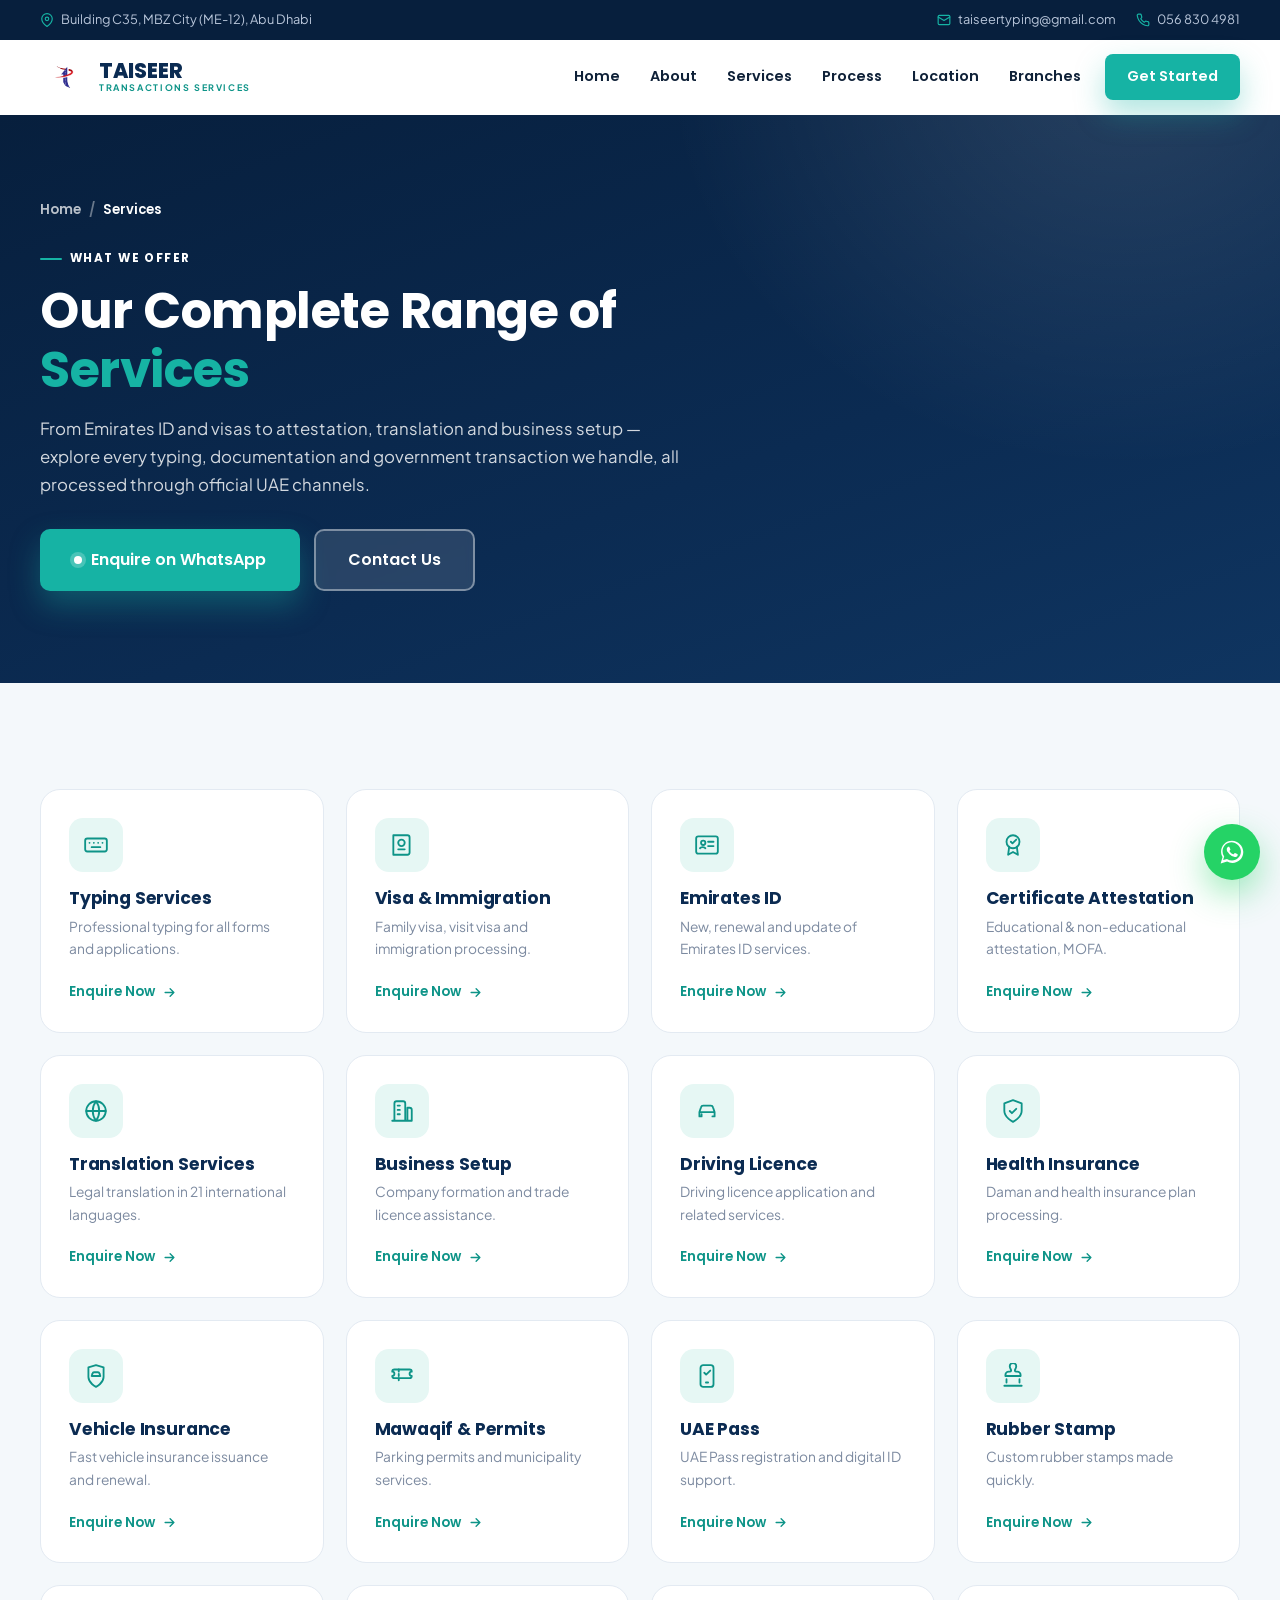
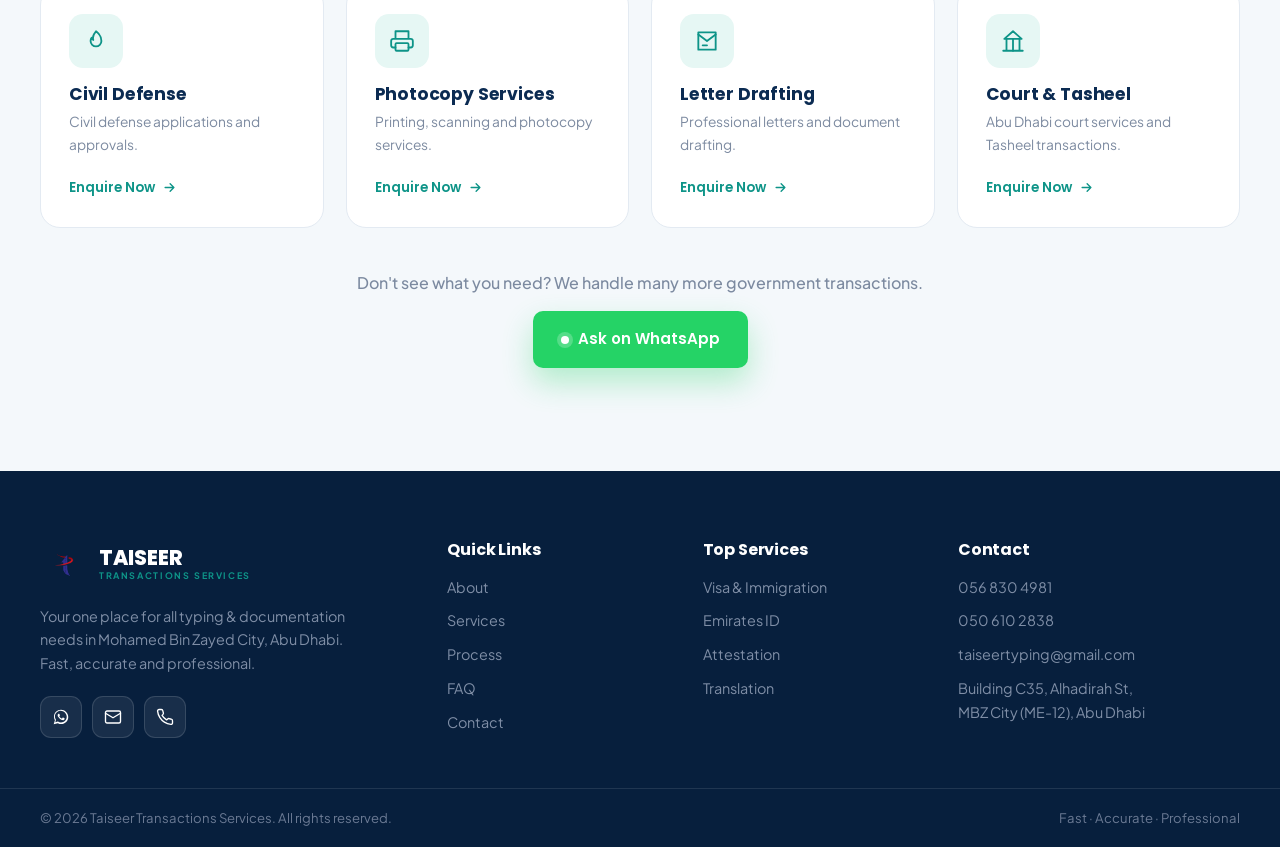
<file: services.html>
<!DOCTYPE html>
<html lang="en">
<head>
  <meta charset="UTF-8" />
  <meta name="viewport" content="width=device-width, initial-scale=1.0" />
  <title>Our Services | Taiseer Transactions Services — Typing &amp; Documentation in Abu Dhabi</title>
  <meta name="description" content="Full list of Taiseer Transactions Services — typing, Emirates ID, visa &amp; immigration, attestation, translation, business setup, insurance and more government transactions in Mohamed Bin Zayed City, Abu Dhabi." />
  <meta name="keywords" content="typing center services Abu Dhabi, Emirates ID, visa services, attestation, translation, business setup, Tasheel, MBZ City typing" />
  <meta name="theme-color" content="#0b2b52" />
  <link rel="canonical" href="https://taiseertyping.com/services.html" />

  <meta name="robots" content="index, follow, max-image-preview:large, max-snippet:-1, max-video-preview:-1" />
  <meta name="googlebot" content="index, follow" />
  <meta name="author" content="Taiseer Transactions Services" />
  <meta name="language" content="English" />

  <meta property="og:type" content="website" />
  <meta property="og:site_name" content="Taiseer Transactions Services" />
  <meta property="og:url" content="https://taiseertyping.com/services.html" />
  <meta property="og:title" content="Our Services — Taiseer Transactions Services, Abu Dhabi" />
  <meta property="og:description" content="Everything you need for typing, documentation and government transactions under one roof in Mohamed Bin Zayed City, Abu Dhabi." />
  <meta property="og:locale" content="en_AE" />
  <meta property="og:image" content="https://taiseertyping.com/assets/shop.png" />

  <meta name="twitter:card" content="summary_large_image" />
  <meta name="twitter:title" content="Our Services — Taiseer Transactions Services, Abu Dhabi" />
  <meta name="twitter:description" content="Everything you need for typing, documentation and government transactions under one roof." />
  <meta name="twitter:image" content="https://taiseertyping.com/assets/shop.png" />

  <link rel="icon" href="/favicon.ico" sizes="any" />
  <link rel="icon" type="image/png" sizes="48x48" href="/assets/favicon-48.png" />
  <link rel="icon" type="image/png" sizes="96x96" href="/assets/favicon-96.png" />
  <link rel="icon" type="image/png" sizes="192x192" href="/assets/favicon-192.png" />
  <link rel="apple-touch-icon" sizes="180x180" href="/assets/favicon-180.png" />
  <link rel="manifest" href="/site.webmanifest" />
  <link rel="preconnect" href="https://fonts.googleapis.com" />
  <link rel="preconnect" href="https://fonts.gstatic.com" crossorigin />
  <link href="https://fonts.googleapis.com/css2?family=Plus+Jakarta+Sans:wght@400;500;600;700;800&family=Poppins:wght@500;600;700;800&display=swap" rel="stylesheet" />
  <link rel="stylesheet" href="css/corporate.css" />

  <script type="application/ld+json">
  {
    "@context": "https://schema.org",
    "@type": "BreadcrumbList",
    "itemListElement": [
      { "@type": "ListItem", "position": 1, "name": "Home", "item": "https://taiseertyping.com/index.html" },
      { "@type": "ListItem", "position": 2, "name": "Services", "item": "https://taiseertyping.com/services.html" }
    ]
  }
  </script>
</head>
<body class="services-page">
  <div class="progress" id="progress" aria-hidden="true"></div>

  <!-- Top bar -->
  <div class="topbar">
    <div class="container topbar__inner">
      <span class="topbar__item topbar__item--addr">
        <svg viewBox="0 0 24 24" fill="none" stroke="currentColor" stroke-width="2" stroke-linecap="round" stroke-linejoin="round"><path d="M21 10c0 7-9 13-9 13s-9-6-9-13a9 9 0 0 1 18 0Z"/><circle cx="12" cy="10" r="3"/></svg>
        Building C35, MBZ City (ME-12), Abu Dhabi
      </span>
      <div class="topbar__right">
        <a href="mailto:taiseertyping@gmail.com" class="topbar__item">
          <svg viewBox="0 0 24 24" fill="none" stroke="currentColor" stroke-width="2" stroke-linecap="round" stroke-linejoin="round"><rect x="2" y="4" width="20" height="16" rx="2"/><path d="m22 7-10 6L2 7"/></svg>
          taiseertyping@gmail.com
        </a>
        <a href="tel:+971568304981" class="topbar__item">
          <svg viewBox="0 0 24 24" fill="none" stroke="currentColor" stroke-width="2" stroke-linecap="round" stroke-linejoin="round"><path d="M22 16.9v3a2 2 0 0 1-2.2 2 19.8 19.8 0 0 1-8.6-3.1 19.5 19.5 0 0 1-6-6 19.8 19.8 0 0 1-3.1-8.7A2 2 0 0 1 4.1 2h3a2 2 0 0 1 2 1.7c.1.9.4 1.8.7 2.7a2 2 0 0 1-.5 2.1L8.1 9.9a16 16 0 0 0 6 6l1.4-1.2a2 2 0 0 1 2.1-.5c.9.3 1.8.6 2.7.7a2 2 0 0 1 1.7 2Z"/></svg>
          056 830 4981
        </a>
      </div>
    </div>
  </div>

  <!-- Header -->
  <header class="header" id="header">
    <div class="container header__inner">
      <a href="index.html#home" class="brand" aria-label="Taiseer Transactions Services home">
        <img src="assets/logo.png" alt="Taiseer Transactions Services logo" class="brand__logo" />
        <span class="brand__text"><strong>TAISEER</strong><small>TRANSACTIONS SERVICES</small></span>
      </a>
      <nav class="nav" id="nav">
        <a href="index.html#home" class="nav__link">Home</a>
        <a href="index.html#about" class="nav__link">About</a>
        <a href="services.html" class="nav__link active">Services</a>
        <a href="index.html#process" class="nav__link">Process</a>
        <a href="index.html#location" class="nav__link">Location</a>
        <a href="branches.html" class="nav__link">Branches</a>
        <a href="index.html#contact" class="nav__link nav__cta">Get Started</a>
      </nav>
      <button class="nav__toggle" id="navToggle" aria-label="Open menu" aria-expanded="false"><span></span><span></span><span></span></button>
    </div>
  </header>

  <!-- Page hero -->
  <section class="pagehero">
    <div class="container">
      <div class="pagehero__inner reveal">
        <nav class="pagehero__crumbs" aria-label="Breadcrumb">
          <a href="index.html#home">Home</a>
          <span>/</span>
          <strong>Services</strong>
        </nav>
        <span class="eyebrow">What We Offer</span>
        <h1 class="pagehero__title">Our Complete Range of <span>Services</span></h1>
        <p class="pagehero__text">
          From Emirates ID and visas to attestation, translation and business setup — explore every typing,
          documentation and government transaction we handle, all processed through official UAE channels.
        </p>
        <div class="pagehero__actions">
          <a href="https://wa.me/971568304981" target="_blank" rel="noopener" class="btn btn--primary btn--lg"><span class="wa-dot"></span> Enquire on WhatsApp</a>
          <a href="index.html#contact" class="btn btn--light btn--lg">Contact Us</a>
        </div>
      </div>
    </div>
  </section>

  <!-- Services -->
  <section class="services section" id="services">
    <div class="container">
      <div class="services__grid" id="servicesGrid"><!-- all services injected by JS --></div>
      <div class="services__cta reveal">
        <p>Don't see what you need? We handle many more government transactions.</p>
        <a href="https://wa.me/971568304981" target="_blank" rel="noopener" class="btn btn--wa"><span class="wa-dot"></span> Ask on WhatsApp</a>
      </div>
    </div>
  </section>

  <!-- Footer -->
  <footer class="footer">
    <div class="container footer__inner">
      <div class="footer__brand">
        <a href="index.html#home" class="brand">
          <img src="assets/logo.png" alt="Taiseer Transactions Services logo" class="brand__logo" />
          <span class="brand__text"><strong>TAISEER</strong><small>TRANSACTIONS SERVICES</small></span>
        </a>
        <p>Your one place for all typing &amp; documentation needs in Mohamed Bin Zayed City, Abu Dhabi. Fast, accurate and professional.</p>
        <div class="footer__social">
          <a href="https://wa.me/971568304981" target="_blank" rel="noopener" aria-label="WhatsApp"><svg viewBox="0 0 32 32" fill="currentColor"><path d="M16 3C9 3 3.5 8.5 3.5 15.5c0 2.3.6 4.4 1.7 6.3L3 29l7.4-2.1c1.8 1 3.9 1.6 6 1.6 7 0 12.5-5.5 12.5-12.5S23 3 16 3zm0 22.7c-1.9 0-3.7-.5-5.3-1.5l-.4-.2-4.4 1.2 1.2-4.3-.3-.4a10 10 0 0 1-1.6-5.5c0-5.6 4.6-10.2 10.2-10.2S26.2 9.9 26.2 15.5 21.6 25.7 16 25.7zm5.7-7.6c-.3-.2-1.8-.9-2.1-1-.3-.1-.5-.2-.7.2-.2.3-.8 1-.9 1.2-.2.2-.3.2-.6.1-1.8-.9-3-1.6-4.2-3.6-.3-.5.3-.5.9-1.6.1-.2 0-.4 0-.5l-1-2.3c-.2-.6-.5-.5-.7-.5h-.6c-.2 0-.5.1-.8.4-.3.3-1 1-1 2.5s1.1 2.9 1.2 3.1c.2.2 2.2 3.4 5.3 4.8 2 .8 2.7.9 3.7.8.6-.1 1.8-.8 2.1-1.5.3-.7.3-1.4.2-1.5-.1-.2-.3-.2-.6-.4z"/></svg></a>
          <a href="mailto:taiseertyping@gmail.com" aria-label="Email"><svg viewBox="0 0 24 24" fill="none" stroke="currentColor" stroke-width="1.8" stroke-linecap="round" stroke-linejoin="round"><rect x="2" y="4" width="20" height="16" rx="2"/><path d="m22 7-10 6L2 7"/></svg></a>
          <a href="tel:+971568304981" aria-label="Call"><svg viewBox="0 0 24 24" fill="none" stroke="currentColor" stroke-width="1.8" stroke-linecap="round" stroke-linejoin="round"><path d="M22 16.9v3a2 2 0 0 1-2.2 2 19.8 19.8 0 0 1-8.6-3.1 19.5 19.5 0 0 1-6-6 19.8 19.8 0 0 1-3.1-8.7A2 2 0 0 1 4.1 2h3a2 2 0 0 1 2 1.7c.1.9.4 1.8.7 2.7a2 2 0 0 1-.5 2.1L8.1 9.9a16 16 0 0 0 6 6l1.4-1.2a2 2 0 0 1 2.1-.5c.9.3 1.8.6 2.7.7a2 2 0 0 1 1.7 2Z"/></svg></a>
        </div>
      </div>
      <div class="footer__col">
        <h5>Quick Links</h5>
        <a href="index.html#about">About</a><a href="services.html">Services</a><a href="index.html#process">Process</a><a href="index.html#faq">FAQ</a><a href="index.html#contact">Contact</a>
      </div>
      <div class="footer__col">
        <h5>Top Services</h5>
        <a href="services.html">Visa &amp; Immigration</a><a href="services.html">Emirates ID</a><a href="services.html">Attestation</a><a href="services.html">Translation</a>
      </div>
      <div class="footer__col">
        <h5>Contact</h5>
        <a href="tel:+971568304981">056 830 4981</a><a href="tel:+971506102838">050 610 2838</a>
        <a href="mailto:taiseertyping@gmail.com">taiseertyping@gmail.com</a>
        <span>Building C35, Alhadirah St,<br />MBZ City (ME-12), Abu Dhabi</span>
      </div>
    </div>
    <div class="footer__bottom">
      <div class="container">
        <p>© <span id="year"></span> Taiseer Transactions Services. All rights reserved.</p>
        <p>Fast · Accurate · Professional</p>
      </div>
    </div>
  </footer>

  <a href="https://wa.me/971568304981" target="_blank" rel="noopener" class="fab" aria-label="Chat on WhatsApp">
    <svg viewBox="0 0 32 32" fill="currentColor"><path d="M16 3C9 3 3.5 8.5 3.5 15.5c0 2.3.6 4.4 1.7 6.3L3 29l7.4-2.1c1.8 1 3.9 1.6 6 1.6 7 0 12.5-5.5 12.5-12.5S23 3 16 3zm0 22.7c-1.9 0-3.7-.5-5.3-1.5l-.4-.2-4.4 1.2 1.2-4.3-.3-.4a10 10 0 0 1-1.6-5.5c0-5.6 4.6-10.2 10.2-10.2S26.2 9.9 26.2 15.5 21.6 25.7 16 25.7zm5.7-7.6c-.3-.2-1.8-.9-2.1-1-.3-.1-.5-.2-.7.2-.2.3-.8 1-.9 1.2-.2.2-.3.2-.6.1-1.8-.9-3-1.6-4.2-3.6-.3-.5.3-.5.9-1.6.1-.2 0-.4 0-.5l-1-2.3c-.2-.6-.5-.5-.7-.5h-.6c-.2 0-.5.1-.8.4-.3.3-1 1-1 2.5s1.1 2.9 1.2 3.1c.2.2 2.2 3.4 5.3 4.8 2 .8 2.7.9 3.7.8.6-.1 1.8-.8 2.1-1.5.3-.7.3-1.4.2-1.5-.1-.2-.3-.2-.6-.4z"/></svg>
  </a>
  <button class="totop" id="toTop" aria-label="Back to top"><svg viewBox="0 0 24 24" fill="none" stroke="currentColor" stroke-width="2.4" stroke-linecap="round" stroke-linejoin="round"><path d="M12 19V5M5 12l7-7 7 7"/></svg></button>

  <script src="js/corporate.js"></script>
</body>
</html>
</file>
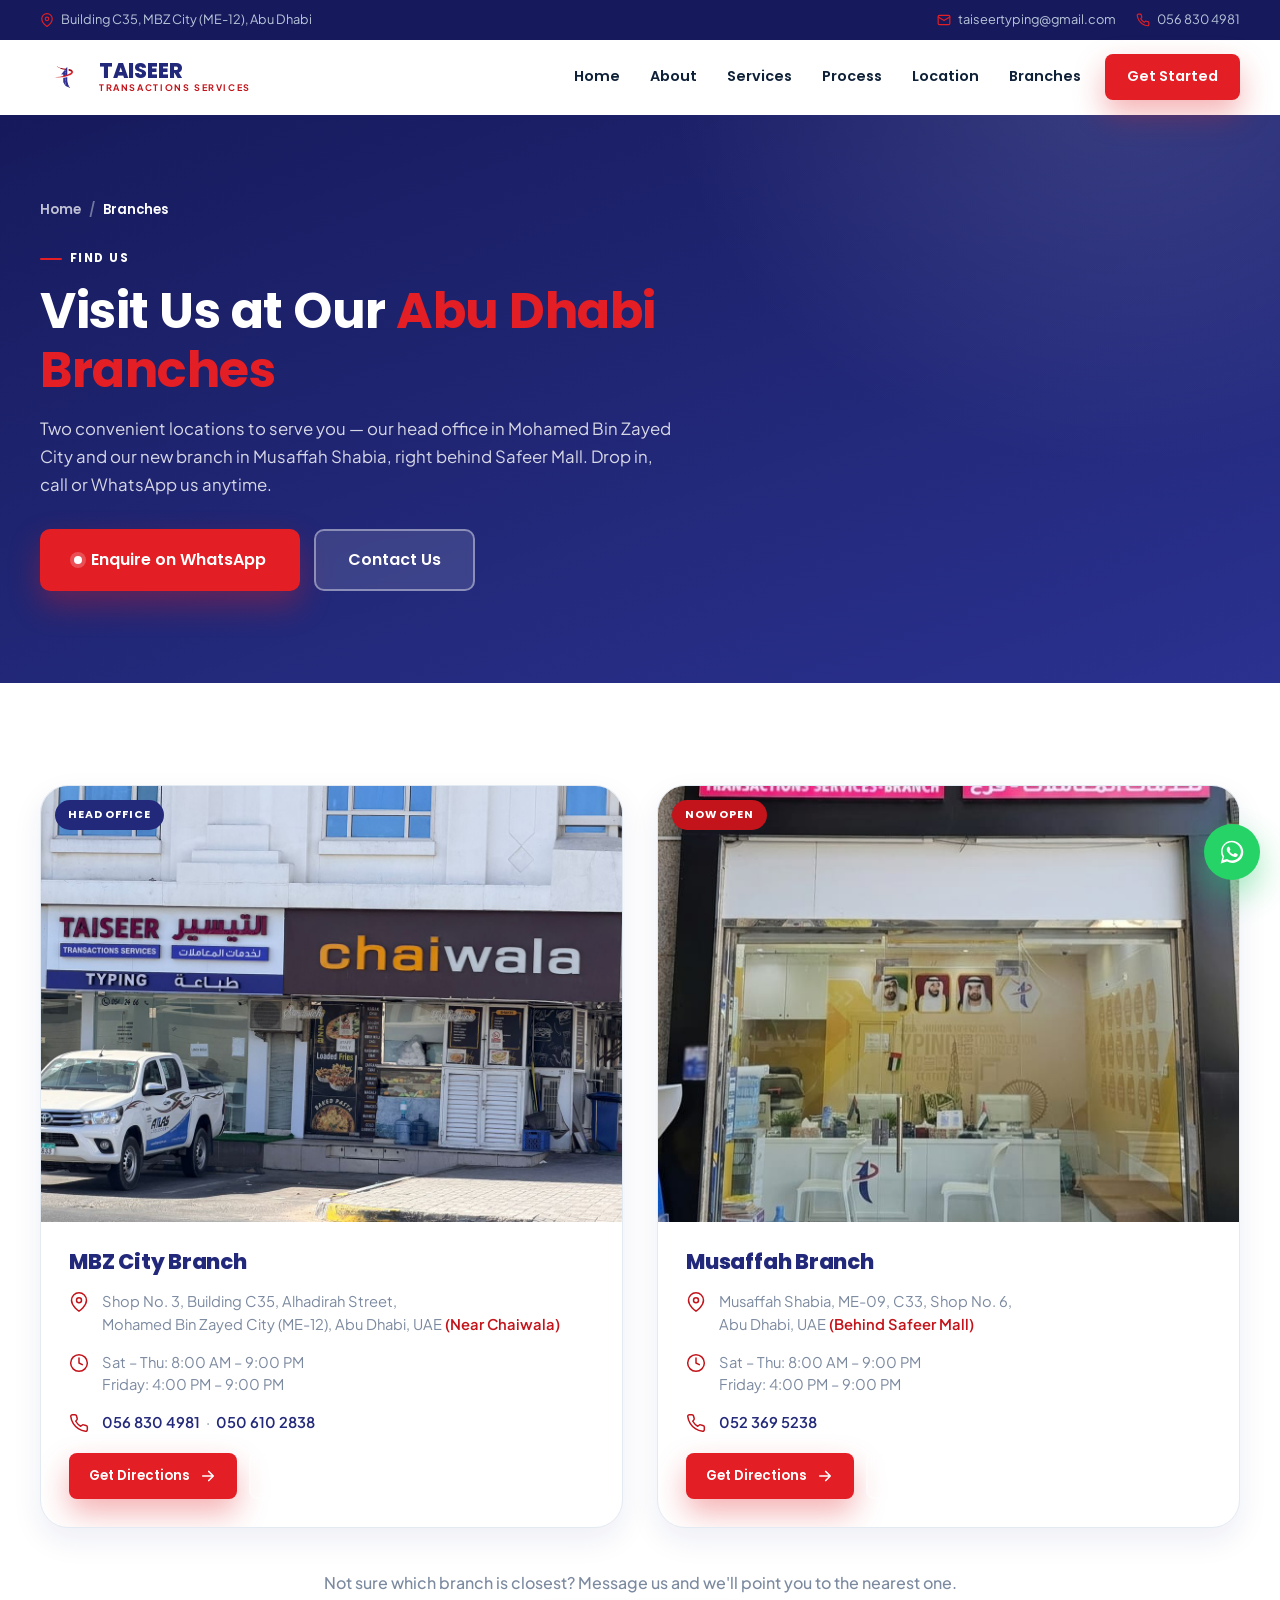
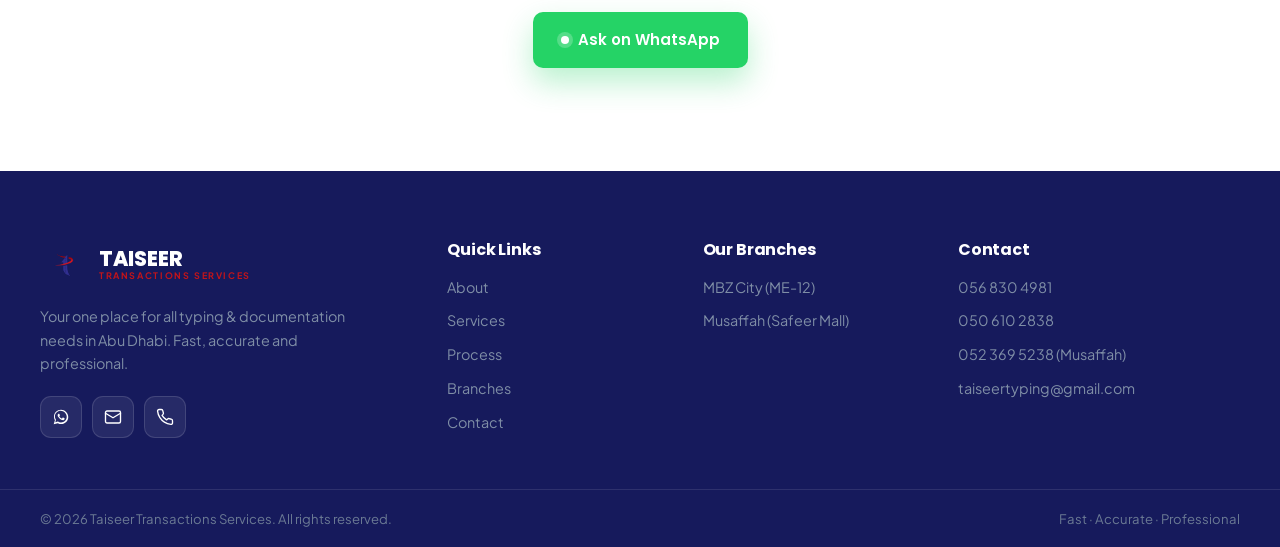
<file: design-alternatives/corporate-brand-branches.html>
<!DOCTYPE html>
<html lang="en">
<head>
  <meta charset="UTF-8" />
  <meta name="viewport" content="width=device-width, initial-scale=1.0" />
  <title>Our Branches | Taiseer Transactions Services — Typing &amp; Documentation in Abu Dhabi</title>
  <meta name="description" content="Visit Taiseer Transactions Services at our Abu Dhabi branches — our head office in Mohamed Bin Zayed City (ME-12) and our new branch in Musaffah Shabia, behind Safeer Mall. Addresses, phone numbers and directions." />
  <meta name="keywords" content="Taiseer branches Abu Dhabi, typing center MBZ City, typing center Musaffah, Safeer Mall typing, transactions services location Abu Dhabi" />
  <meta name="theme-color" content="#23297a" />
  <link rel="canonical" href="https://taiseertyping.com/corporate-brand-branches.html" />

  <meta name="robots" content="index, follow, max-image-preview:large, max-snippet:-1, max-video-preview:-1" />
  <meta name="googlebot" content="index, follow" />
  <meta name="author" content="Taiseer Transactions Services" />
  <meta name="language" content="English" />

  <meta property="og:type" content="website" />
  <meta property="og:site_name" content="Taiseer Transactions Services" />
  <meta property="og:url" content="https://taiseertyping.com/corporate-brand-branches.html" />
  <meta property="og:title" content="Our Branches — Taiseer Transactions Services, Abu Dhabi" />
  <meta property="og:description" content="Two convenient Abu Dhabi locations — MBZ City (ME-12) and Musaffah Shabia, behind Safeer Mall." />
  <meta property="og:locale" content="en_AE" />
  <meta property="og:image" content="https://taiseertyping.com/assets/shop.png" />

  <meta name="twitter:card" content="summary_large_image" />
  <meta name="twitter:title" content="Our Branches — Taiseer Transactions Services, Abu Dhabi" />
  <meta name="twitter:description" content="Two convenient Abu Dhabi locations — MBZ City (ME-12) and Musaffah Shabia, behind Safeer Mall." />
  <meta name="twitter:image" content="https://taiseertyping.com/assets/shop.png" />

  <link rel="icon" type="image/png" href="../assets/logo.png" />
  <link rel="apple-touch-icon" href="../assets/logo.png" />
  <link rel="manifest" href="../site.webmanifest" />
  <link rel="preconnect" href="https://fonts.googleapis.com" />
  <link rel="preconnect" href="https://fonts.gstatic.com" crossorigin />
  <link href="https://fonts.googleapis.com/css2?family=Plus+Jakarta+Sans:wght@400;500;600;700;800&family=Poppins:wght@500;600;700;800&display=swap" rel="stylesheet" />
  <link rel="stylesheet" href="../css/corporate-brand.css" />

  <script type="application/ld+json">
  {
    "@context": "https://schema.org",
    "@type": "BreadcrumbList",
    "itemListElement": [
      { "@type": "ListItem", "position": 1, "name": "Home", "item": "https://taiseertyping.com/corporate-brand.html" },
      { "@type": "ListItem", "position": 2, "name": "Branches", "item": "https://taiseertyping.com/corporate-brand-branches.html" }
    ]
  }
  </script>
</head>
<body class="branches-page">
  <div class="progress" id="progress" aria-hidden="true"></div>

  <!-- Top bar -->
  <div class="topbar">
    <div class="container topbar__inner">
      <span class="topbar__item topbar__item--addr">
        <svg viewBox="0 0 24 24" fill="none" stroke="currentColor" stroke-width="2" stroke-linecap="round" stroke-linejoin="round"><path d="M21 10c0 7-9 13-9 13s-9-6-9-13a9 9 0 0 1 18 0Z"/><circle cx="12" cy="10" r="3"/></svg>
        Building C35, MBZ City (ME-12), Abu Dhabi
      </span>
      <div class="topbar__right">
        <a href="mailto:taiseertyping@gmail.com" class="topbar__item">
          <svg viewBox="0 0 24 24" fill="none" stroke="currentColor" stroke-width="2" stroke-linecap="round" stroke-linejoin="round"><rect x="2" y="4" width="20" height="16" rx="2"/><path d="m22 7-10 6L2 7"/></svg>
          taiseertyping@gmail.com
        </a>
        <a href="tel:+971568304981" class="topbar__item">
          <svg viewBox="0 0 24 24" fill="none" stroke="currentColor" stroke-width="2" stroke-linecap="round" stroke-linejoin="round"><path d="M22 16.9v3a2 2 0 0 1-2.2 2 19.8 19.8 0 0 1-8.6-3.1 19.5 19.5 0 0 1-6-6 19.8 19.8 0 0 1-3.1-8.7A2 2 0 0 1 4.1 2h3a2 2 0 0 1 2 1.7c.1.9.4 1.8.7 2.7a2 2 0 0 1-.5 2.1L8.1 9.9a16 16 0 0 0 6 6l1.4-1.2a2 2 0 0 1 2.1-.5c.9.3 1.8.6 2.7.7a2 2 0 0 1 1.7 2Z"/></svg>
          056 830 4981
        </a>
      </div>
    </div>
  </div>

  <!-- Header -->
  <header class="header" id="header">
    <div class="container header__inner">
      <a href="corporate-brand.html#home" class="brand" aria-label="Taiseer Transactions Services home">
        <img src="../assets/logo.png" alt="Taiseer Transactions Services logo" class="brand__logo" />
        <span class="brand__text"><strong>TAISEER</strong><small>TRANSACTIONS SERVICES</small></span>
      </a>
      <nav class="nav" id="nav">
        <a href="corporate-brand.html#home" class="nav__link">Home</a>
        <a href="corporate-brand.html#about" class="nav__link">About</a>
        <a href="corporate-brand-services.html" class="nav__link">Services</a>
        <a href="corporate-brand.html#process" class="nav__link">Process</a>
        <a href="corporate-brand.html#location" class="nav__link">Location</a>
        <a href="corporate-brand-branches.html" class="nav__link active">Branches</a>
        <a href="corporate-brand.html#contact" class="nav__link nav__cta">Get Started</a>
      </nav>
      <button class="nav__toggle" id="navToggle" aria-label="Open menu" aria-expanded="false"><span></span><span></span><span></span></button>
    </div>
  </header>

  <!-- Page hero -->
  <section class="pagehero">
    <div class="container">
      <div class="pagehero__inner reveal">
        <nav class="pagehero__crumbs" aria-label="Breadcrumb">
          <a href="corporate-brand.html#home">Home</a>
          <span>/</span>
          <strong>Branches</strong>
        </nav>
        <span class="eyebrow">Find Us</span>
        <h1 class="pagehero__title">Visit Us at Our <span>Abu Dhabi Branches</span></h1>
        <p class="pagehero__text">
          Two convenient locations to serve you — our head office in Mohamed Bin Zayed City and our
          new branch in Musaffah Shabia, right behind Safeer Mall. Drop in, call or WhatsApp us anytime.
        </p>
        <div class="pagehero__actions">
          <a href="https://wa.me/971568304981" target="_blank" rel="noopener" class="btn btn--primary btn--lg"><span class="wa-dot"></span> Enquire on WhatsApp</a>
          <a href="corporate-brand.html#contact" class="btn btn--light btn--lg">Contact Us</a>
        </div>
      </div>
    </div>
  </section>

  <!-- Branches -->
  <section class="branches section" id="branches">
    <div class="container">
      <div class="branches__grid">

        <!-- Head office -->
        <article class="bcard reveal">
          <div class="bcard__media">
            <span class="bcard__flag">Head Office</span>
            <img src="../assets/shop.png" alt="Taiseer Transactions Services head office in Mohamed Bin Zayed City, Abu Dhabi" loading="lazy" />
          </div>
          <div class="bcard__body">
            <h2 class="bcard__name">MBZ City Branch</h2>
            <div class="bcard__row">
              <svg viewBox="0 0 24 24" fill="none" stroke="currentColor" stroke-width="1.8" stroke-linecap="round" stroke-linejoin="round"><path d="M21 10c0 7-9 13-9 13s-9-6-9-13a9 9 0 0 1 18 0Z"/><circle cx="12" cy="10" r="3"/></svg>
              <span>Shop No. 3, Building C35, Alhadirah Street,<br />Mohamed Bin Zayed City (ME-12), Abu Dhabi, UAE <em>(Near Chaiwala)</em></span>
            </div>
            <div class="bcard__row">
              <svg viewBox="0 0 24 24" fill="none" stroke="currentColor" stroke-width="1.8" stroke-linecap="round" stroke-linejoin="round"><circle cx="12" cy="12" r="10"/><path d="M12 6v6l4 2"/></svg>
              <span>Sat – Thu: 8:00 AM – 9:00 PM<br />Friday: 4:00 PM – 9:00 PM</span>
            </div>
            <div class="bcard__row">
              <svg viewBox="0 0 24 24" fill="none" stroke="currentColor" stroke-width="1.8" stroke-linecap="round" stroke-linejoin="round"><path d="M22 16.9v3a2 2 0 0 1-2.2 2 19.8 19.8 0 0 1-8.6-3.1 19.5 19.5 0 0 1-6-6 19.8 19.8 0 0 1-3.1-8.7A2 2 0 0 1 4.1 2h3a2 2 0 0 1 2 1.7c.1.9.4 1.8.7 2.7a2 2 0 0 1-.5 2.1L8.1 9.9a16 16 0 0 0 6 6l1.4-1.2a2 2 0 0 1 2.1-.5c.9.3 1.8.6 2.7.7a2 2 0 0 1 1.7 2Z"/></svg>
              <span><a href="tel:+971568304981">056 830 4981</a> &nbsp;·&nbsp; <a href="tel:+971506102838">050 610 2838</a></span>
            </div>
            <div class="bcard__actions">
              <a href="https://maps.app.goo.gl/WYGxvv9qLzEsgP3v6" target="_blank" rel="noopener" class="btn btn--primary btn--sm">Get Directions <svg viewBox="0 0 24 24" fill="none" stroke="currentColor" stroke-width="2.2" stroke-linecap="round" stroke-linejoin="round"><path d="M5 12h14M13 6l6 6-6 6"/></svg></a>
              <a href="tel:+971568304981" class="btn btn--light btn--sm">Call Branch</a>
            </div>
          </div>
        </article>

        <!-- Musaffah branch -->
        <article class="bcard reveal" data-delay="1">
          <div class="bcard__media">
            <span class="bcard__flag bcard__flag--new">Now Open</span>
            <img src="../assets/branch/branch.jpeg" alt="Taiseer Transactions Services Musaffah branch storefront, Abu Dhabi" loading="lazy" />
          </div>
          <div class="bcard__body">
            <h2 class="bcard__name">Musaffah Branch</h2>
            <div class="bcard__row">
              <svg viewBox="0 0 24 24" fill="none" stroke="currentColor" stroke-width="1.8" stroke-linecap="round" stroke-linejoin="round"><path d="M21 10c0 7-9 13-9 13s-9-6-9-13a9 9 0 0 1 18 0Z"/><circle cx="12" cy="10" r="3"/></svg>
              <span>Musaffah Shabia, ME-09, C33, Shop No. 6,<br />Abu Dhabi, UAE <em>(Behind Safeer Mall)</em></span>
            </div>
            <div class="bcard__row">
              <svg viewBox="0 0 24 24" fill="none" stroke="currentColor" stroke-width="1.8" stroke-linecap="round" stroke-linejoin="round"><circle cx="12" cy="12" r="10"/><path d="M12 6v6l4 2"/></svg>
              <span>Sat – Thu: 8:00 AM – 9:00 PM<br />Friday: 4:00 PM – 9:00 PM</span>
            </div>
            <div class="bcard__row">
              <svg viewBox="0 0 24 24" fill="none" stroke="currentColor" stroke-width="1.8" stroke-linecap="round" stroke-linejoin="round"><path d="M22 16.9v3a2 2 0 0 1-2.2 2 19.8 19.8 0 0 1-8.6-3.1 19.5 19.5 0 0 1-6-6 19.8 19.8 0 0 1-3.1-8.7A2 2 0 0 1 4.1 2h3a2 2 0 0 1 2 1.7c.1.9.4 1.8.7 2.7a2 2 0 0 1-.5 2.1L8.1 9.9a16 16 0 0 0 6 6l1.4-1.2a2 2 0 0 1 2.1-.5c.9.3 1.8.6 2.7.7a2 2 0 0 1 1.7 2Z"/></svg>
              <span><a href="tel:+971523695238">052 369 5238</a></span>
            </div>
            <div class="bcard__actions">
              <a href="https://maps.app.goo.gl/KrVfDAPBntznS28m7" target="_blank" rel="noopener" class="btn btn--primary btn--sm">Get Directions <svg viewBox="0 0 24 24" fill="none" stroke="currentColor" stroke-width="2.2" stroke-linecap="round" stroke-linejoin="round"><path d="M5 12h14M13 6l6 6-6 6"/></svg></a>
              <a href="tel:+971523695238" class="btn btn--light btn--sm">Call Branch</a>
            </div>
          </div>
        </article>

      </div>

      <div class="services__cta reveal">
        <p>Not sure which branch is closest? Message us and we'll point you to the nearest one.</p>
        <a href="https://wa.me/971568304981" target="_blank" rel="noopener" class="btn btn--wa"><span class="wa-dot"></span> Ask on WhatsApp</a>
      </div>
    </div>
  </section>

  <!-- Footer -->
  <footer class="footer">
    <div class="container footer__inner">
      <div class="footer__brand">
        <a href="corporate-brand.html#home" class="brand">
          <img src="../assets/logo.png" alt="Taiseer Transactions Services logo" class="brand__logo" />
          <span class="brand__text"><strong>TAISEER</strong><small>TRANSACTIONS SERVICES</small></span>
        </a>
        <p>Your one place for all typing &amp; documentation needs in Abu Dhabi. Fast, accurate and professional.</p>
        <div class="footer__social">
          <a href="https://wa.me/971568304981" target="_blank" rel="noopener" aria-label="WhatsApp"><svg viewBox="0 0 32 32" fill="currentColor"><path d="M16 3C9 3 3.5 8.5 3.5 15.5c0 2.3.6 4.4 1.7 6.3L3 29l7.4-2.1c1.8 1 3.9 1.6 6 1.6 7 0 12.5-5.5 12.5-12.5S23 3 16 3zm0 22.7c-1.9 0-3.7-.5-5.3-1.5l-.4-.2-4.4 1.2 1.2-4.3-.3-.4a10 10 0 0 1-1.6-5.5c0-5.6 4.6-10.2 10.2-10.2S26.2 9.9 26.2 15.5 21.6 25.7 16 25.7zm5.7-7.6c-.3-.2-1.8-.9-2.1-1-.3-.1-.5-.2-.7.2-.2.3-.8 1-.9 1.2-.2.2-.3.2-.6.1-1.8-.9-3-1.6-4.2-3.6-.3-.5.3-.5.9-1.6.1-.2 0-.4 0-.5l-1-2.3c-.2-.6-.5-.5-.7-.5h-.6c-.2 0-.5.1-.8.4-.3.3-1 1-1 2.5s1.1 2.9 1.2 3.1c.2.2 2.2 3.4 5.3 4.8 2 .8 2.7.9 3.7.8.6-.1 1.8-.8 2.1-1.5.3-.7.3-1.4.2-1.5-.1-.2-.3-.2-.6-.4z"/></svg></a>
          <a href="mailto:taiseertyping@gmail.com" aria-label="Email"><svg viewBox="0 0 24 24" fill="none" stroke="currentColor" stroke-width="1.8" stroke-linecap="round" stroke-linejoin="round"><rect x="2" y="4" width="20" height="16" rx="2"/><path d="m22 7-10 6L2 7"/></svg></a>
          <a href="tel:+971568304981" aria-label="Call"><svg viewBox="0 0 24 24" fill="none" stroke="currentColor" stroke-width="1.8" stroke-linecap="round" stroke-linejoin="round"><path d="M22 16.9v3a2 2 0 0 1-2.2 2 19.8 19.8 0 0 1-8.6-3.1 19.5 19.5 0 0 1-6-6 19.8 19.8 0 0 1-3.1-8.7A2 2 0 0 1 4.1 2h3a2 2 0 0 1 2 1.7c.1.9.4 1.8.7 2.7a2 2 0 0 1-.5 2.1L8.1 9.9a16 16 0 0 0 6 6l1.4-1.2a2 2 0 0 1 2.1-.5c.9.3 1.8.6 2.7.7a2 2 0 0 1 1.7 2Z"/></svg></a>
        </div>
      </div>
      <div class="footer__col">
        <h5>Quick Links</h5>
        <a href="corporate-brand.html#about">About</a><a href="corporate-brand-services.html">Services</a><a href="corporate-brand.html#process">Process</a><a href="corporate-brand-branches.html">Branches</a><a href="corporate-brand.html#contact">Contact</a>
      </div>
      <div class="footer__col">
        <h5>Our Branches</h5>
        <a href="https://maps.app.goo.gl/WYGxvv9qLzEsgP3v6" target="_blank" rel="noopener">MBZ City (ME-12)</a><a href="https://maps.app.goo.gl/KrVfDAPBntznS28m7" target="_blank" rel="noopener">Musaffah (Safeer Mall)</a>
      </div>
      <div class="footer__col">
        <h5>Contact</h5>
        <a href="tel:+971568304981">056 830 4981</a><a href="tel:+971506102838">050 610 2838</a>
        <a href="tel:+971523695238">052 369 5238 (Musaffah)</a>
        <a href="mailto:taiseertyping@gmail.com">taiseertyping@gmail.com</a>
      </div>
    </div>
    <div class="footer__bottom">
      <div class="container">
        <p>© <span id="year"></span> Taiseer Transactions Services. All rights reserved.</p>
        <p>Fast · Accurate · Professional</p>
      </div>
    </div>
  </footer>

  <a href="https://wa.me/971568304981" target="_blank" rel="noopener" class="fab" aria-label="Chat on WhatsApp">
    <svg viewBox="0 0 32 32" fill="currentColor"><path d="M16 3C9 3 3.5 8.5 3.5 15.5c0 2.3.6 4.4 1.7 6.3L3 29l7.4-2.1c1.8 1 3.9 1.6 6 1.6 7 0 12.5-5.5 12.5-12.5S23 3 16 3zm0 22.7c-1.9 0-3.7-.5-5.3-1.5l-.4-.2-4.4 1.2 1.2-4.3-.3-.4a10 10 0 0 1-1.6-5.5c0-5.6 4.6-10.2 10.2-10.2S26.2 9.9 26.2 15.5 21.6 25.7 16 25.7zm5.7-7.6c-.3-.2-1.8-.9-2.1-1-.3-.1-.5-.2-.7.2-.2.3-.8 1-.9 1.2-.2.2-.3.2-.6.1-1.8-.9-3-1.6-4.2-3.6-.3-.5.3-.5.9-1.6.1-.2 0-.4 0-.5l-1-2.3c-.2-.6-.5-.5-.7-.5h-.6c-.2 0-.5.1-.8.4-.3.3-1 1-1 2.5s1.1 2.9 1.2 3.1c.2.2 2.2 3.4 5.3 4.8 2 .8 2.7.9 3.7.8.6-.1 1.8-.8 2.1-1.5.3-.7.3-1.4.2-1.5-.1-.2-.3-.2-.6-.4z"/></svg>
  </a>
  <button class="totop" id="toTop" aria-label="Back to top"><svg viewBox="0 0 24 24" fill="none" stroke="currentColor" stroke-width="2.4" stroke-linecap="round" stroke-linejoin="round"><path d="M12 19V5M5 12l7-7 7 7"/></svg></button>

  <script src="../js/corporate.js"></script>
</body>
</html>
</file>
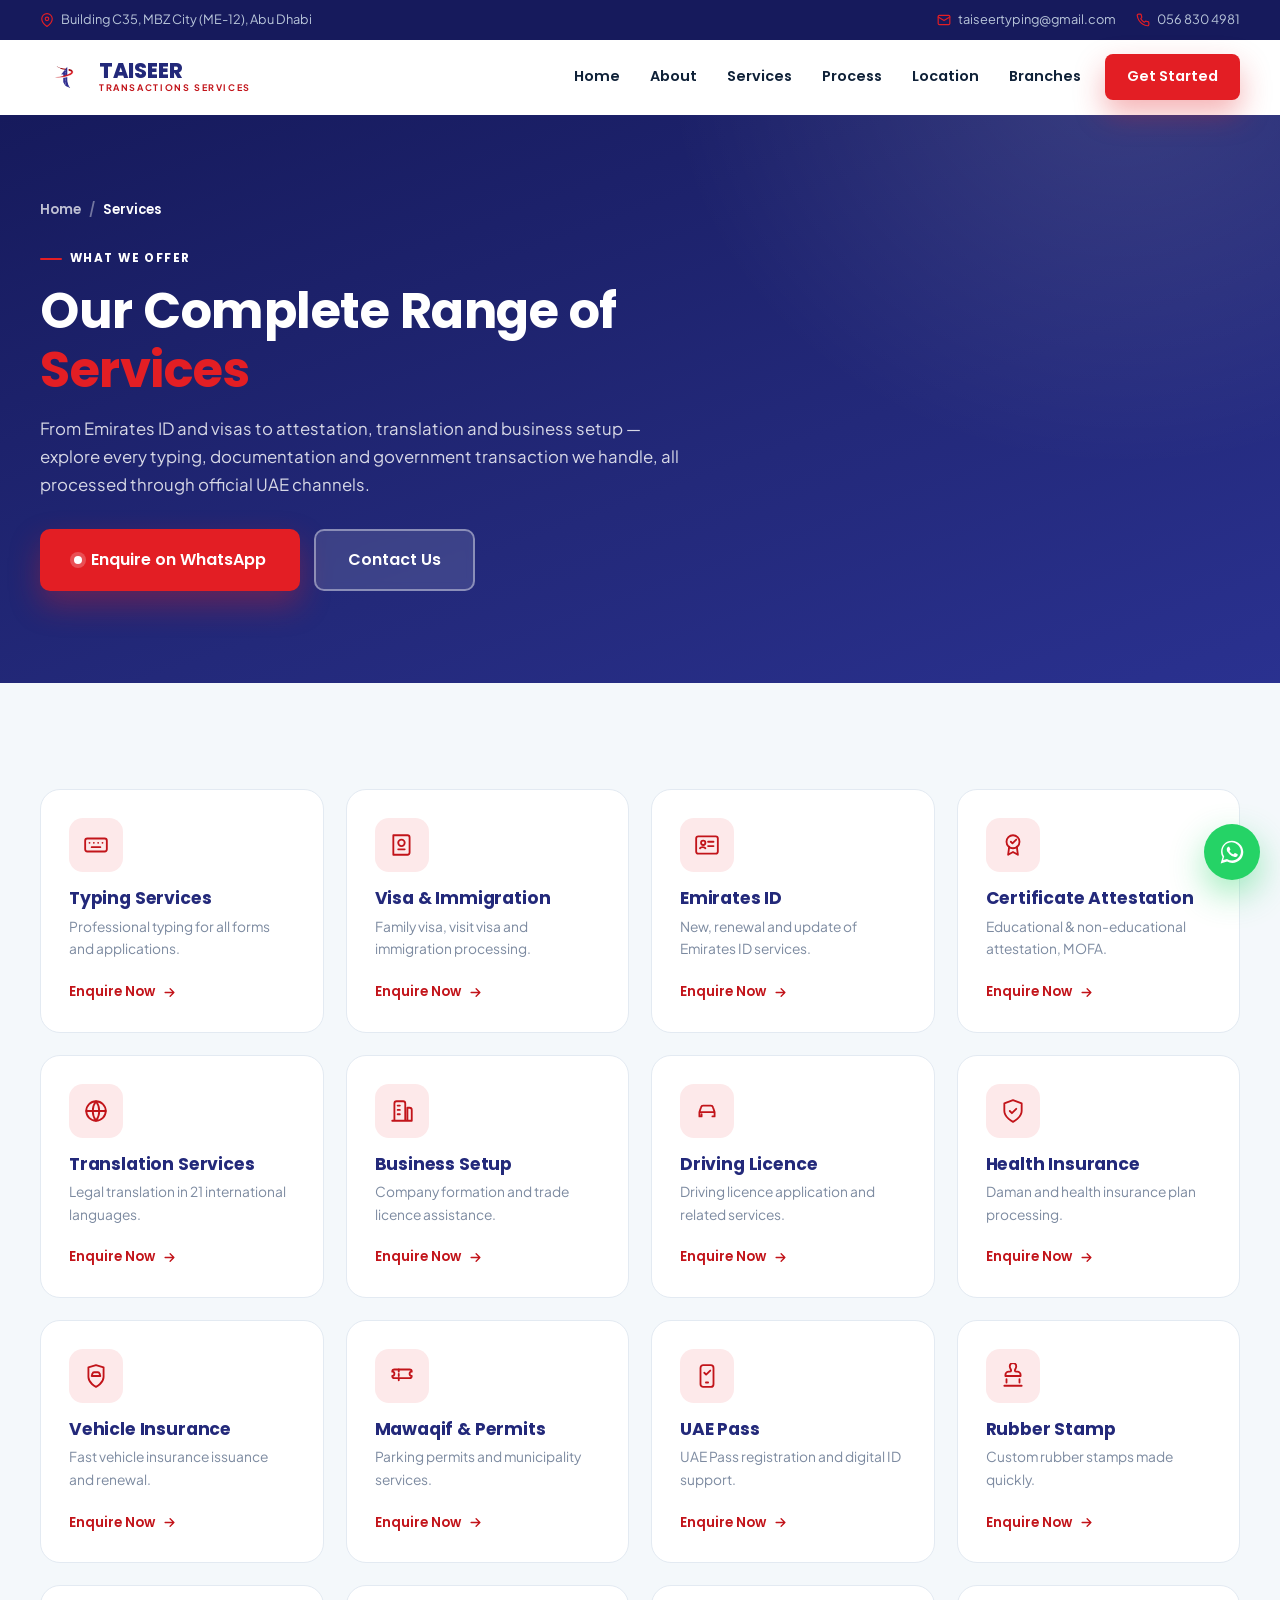
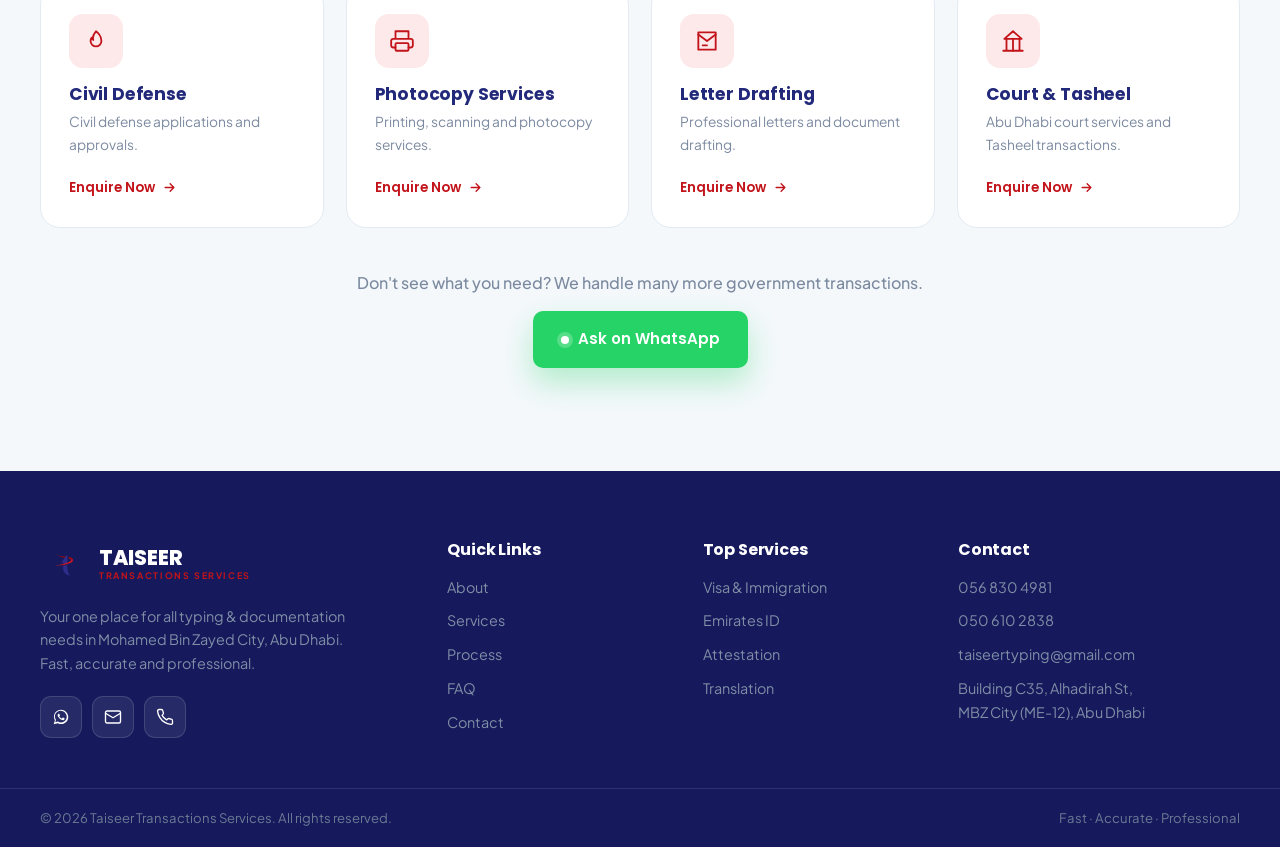
<file: design-alternatives/corporate-brand-services.html>
<!DOCTYPE html>
<html lang="en">
<head>
  <meta charset="UTF-8" />
  <meta name="viewport" content="width=device-width, initial-scale=1.0" />
  <title>Our Services | Taiseer Transactions Services — Typing &amp; Documentation in Abu Dhabi</title>
  <meta name="description" content="Full list of Taiseer Transactions Services — typing, Emirates ID, visa &amp; immigration, attestation, translation, business setup, insurance and more government transactions in Mohamed Bin Zayed City, Abu Dhabi." />
  <meta name="keywords" content="typing center services Abu Dhabi, Emirates ID, visa services, attestation, translation, business setup, Tasheel, MBZ City typing" />
  <meta name="theme-color" content="#23297a" />
  <link rel="canonical" href="https://taiseertyping.com/corporate-brand-services.html" />

  <meta name="robots" content="index, follow, max-image-preview:large, max-snippet:-1, max-video-preview:-1" />
  <meta name="googlebot" content="index, follow" />
  <meta name="author" content="Taiseer Transactions Services" />
  <meta name="language" content="English" />

  <meta property="og:type" content="website" />
  <meta property="og:site_name" content="Taiseer Transactions Services" />
  <meta property="og:url" content="https://taiseertyping.com/corporate-brand-services.html" />
  <meta property="og:title" content="Our Services — Taiseer Transactions Services, Abu Dhabi" />
  <meta property="og:description" content="Everything you need for typing, documentation and government transactions under one roof in Mohamed Bin Zayed City, Abu Dhabi." />
  <meta property="og:locale" content="en_AE" />
  <meta property="og:image" content="https://taiseertyping.com/assets/shop.png" />

  <meta name="twitter:card" content="summary_large_image" />
  <meta name="twitter:title" content="Our Services — Taiseer Transactions Services, Abu Dhabi" />
  <meta name="twitter:description" content="Everything you need for typing, documentation and government transactions under one roof." />
  <meta name="twitter:image" content="https://taiseertyping.com/assets/shop.png" />

  <link rel="icon" type="image/png" href="../assets/logo.png" />
  <link rel="apple-touch-icon" href="../assets/logo.png" />
  <link rel="manifest" href="../site.webmanifest" />
  <link rel="preconnect" href="https://fonts.googleapis.com" />
  <link rel="preconnect" href="https://fonts.gstatic.com" crossorigin />
  <link href="https://fonts.googleapis.com/css2?family=Plus+Jakarta+Sans:wght@400;500;600;700;800&family=Poppins:wght@500;600;700;800&display=swap" rel="stylesheet" />
  <link rel="stylesheet" href="../css/corporate-brand.css" />

  <script type="application/ld+json">
  {
    "@context": "https://schema.org",
    "@type": "BreadcrumbList",
    "itemListElement": [
      { "@type": "ListItem", "position": 1, "name": "Home", "item": "https://taiseertyping.com/corporate-brand.html" },
      { "@type": "ListItem", "position": 2, "name": "Services", "item": "https://taiseertyping.com/corporate-brand-services.html" }
    ]
  }
  </script>
</head>
<body class="services-page">
  <div class="progress" id="progress" aria-hidden="true"></div>

  <!-- Top bar -->
  <div class="topbar">
    <div class="container topbar__inner">
      <span class="topbar__item topbar__item--addr">
        <svg viewBox="0 0 24 24" fill="none" stroke="currentColor" stroke-width="2" stroke-linecap="round" stroke-linejoin="round"><path d="M21 10c0 7-9 13-9 13s-9-6-9-13a9 9 0 0 1 18 0Z"/><circle cx="12" cy="10" r="3"/></svg>
        Building C35, MBZ City (ME-12), Abu Dhabi
      </span>
      <div class="topbar__right">
        <a href="mailto:taiseertyping@gmail.com" class="topbar__item">
          <svg viewBox="0 0 24 24" fill="none" stroke="currentColor" stroke-width="2" stroke-linecap="round" stroke-linejoin="round"><rect x="2" y="4" width="20" height="16" rx="2"/><path d="m22 7-10 6L2 7"/></svg>
          taiseertyping@gmail.com
        </a>
        <a href="tel:+971568304981" class="topbar__item">
          <svg viewBox="0 0 24 24" fill="none" stroke="currentColor" stroke-width="2" stroke-linecap="round" stroke-linejoin="round"><path d="M22 16.9v3a2 2 0 0 1-2.2 2 19.8 19.8 0 0 1-8.6-3.1 19.5 19.5 0 0 1-6-6 19.8 19.8 0 0 1-3.1-8.7A2 2 0 0 1 4.1 2h3a2 2 0 0 1 2 1.7c.1.9.4 1.8.7 2.7a2 2 0 0 1-.5 2.1L8.1 9.9a16 16 0 0 0 6 6l1.4-1.2a2 2 0 0 1 2.1-.5c.9.3 1.8.6 2.7.7a2 2 0 0 1 1.7 2Z"/></svg>
          056 830 4981
        </a>
      </div>
    </div>
  </div>

  <!-- Header -->
  <header class="header" id="header">
    <div class="container header__inner">
      <a href="corporate-brand.html#home" class="brand" aria-label="Taiseer Transactions Services home">
        <img src="../assets/logo.png" alt="Taiseer Transactions Services logo" class="brand__logo" />
        <span class="brand__text"><strong>TAISEER</strong><small>TRANSACTIONS SERVICES</small></span>
      </a>
      <nav class="nav" id="nav">
        <a href="corporate-brand.html#home" class="nav__link">Home</a>
        <a href="corporate-brand.html#about" class="nav__link">About</a>
        <a href="corporate-brand-services.html" class="nav__link active">Services</a>
        <a href="corporate-brand.html#process" class="nav__link">Process</a>
        <a href="corporate-brand.html#location" class="nav__link">Location</a>
        <a href="corporate-brand-branches.html" class="nav__link">Branches</a>
        <a href="corporate-brand.html#contact" class="nav__link nav__cta">Get Started</a>
      </nav>
      <button class="nav__toggle" id="navToggle" aria-label="Open menu" aria-expanded="false"><span></span><span></span><span></span></button>
    </div>
  </header>

  <!-- Page hero -->
  <section class="pagehero">
    <div class="container">
      <div class="pagehero__inner reveal">
        <nav class="pagehero__crumbs" aria-label="Breadcrumb">
          <a href="corporate-brand.html#home">Home</a>
          <span>/</span>
          <strong>Services</strong>
        </nav>
        <span class="eyebrow">What We Offer</span>
        <h1 class="pagehero__title">Our Complete Range of <span>Services</span></h1>
        <p class="pagehero__text">
          From Emirates ID and visas to attestation, translation and business setup — explore every typing,
          documentation and government transaction we handle, all processed through official UAE channels.
        </p>
        <div class="pagehero__actions">
          <a href="https://wa.me/971568304981" target="_blank" rel="noopener" class="btn btn--primary btn--lg"><span class="wa-dot"></span> Enquire on WhatsApp</a>
          <a href="corporate-brand.html#contact" class="btn btn--light btn--lg">Contact Us</a>
        </div>
      </div>
    </div>
  </section>

  <!-- Services -->
  <section class="services section" id="services">
    <div class="container">
      <div class="services__grid" id="servicesGrid"><!-- all services injected by JS --></div>
      <div class="services__cta reveal">
        <p>Don't see what you need? We handle many more government transactions.</p>
        <a href="https://wa.me/971568304981" target="_blank" rel="noopener" class="btn btn--wa"><span class="wa-dot"></span> Ask on WhatsApp</a>
      </div>
    </div>
  </section>

  <!-- Footer -->
  <footer class="footer">
    <div class="container footer__inner">
      <div class="footer__brand">
        <a href="corporate-brand.html#home" class="brand">
          <img src="../assets/logo.png" alt="Taiseer Transactions Services logo" class="brand__logo" />
          <span class="brand__text"><strong>TAISEER</strong><small>TRANSACTIONS SERVICES</small></span>
        </a>
        <p>Your one place for all typing &amp; documentation needs in Mohamed Bin Zayed City, Abu Dhabi. Fast, accurate and professional.</p>
        <div class="footer__social">
          <a href="https://wa.me/971568304981" target="_blank" rel="noopener" aria-label="WhatsApp"><svg viewBox="0 0 32 32" fill="currentColor"><path d="M16 3C9 3 3.5 8.5 3.5 15.5c0 2.3.6 4.4 1.7 6.3L3 29l7.4-2.1c1.8 1 3.9 1.6 6 1.6 7 0 12.5-5.5 12.5-12.5S23 3 16 3zm0 22.7c-1.9 0-3.7-.5-5.3-1.5l-.4-.2-4.4 1.2 1.2-4.3-.3-.4a10 10 0 0 1-1.6-5.5c0-5.6 4.6-10.2 10.2-10.2S26.2 9.9 26.2 15.5 21.6 25.7 16 25.7zm5.7-7.6c-.3-.2-1.8-.9-2.1-1-.3-.1-.5-.2-.7.2-.2.3-.8 1-.9 1.2-.2.2-.3.2-.6.1-1.8-.9-3-1.6-4.2-3.6-.3-.5.3-.5.9-1.6.1-.2 0-.4 0-.5l-1-2.3c-.2-.6-.5-.5-.7-.5h-.6c-.2 0-.5.1-.8.4-.3.3-1 1-1 2.5s1.1 2.9 1.2 3.1c.2.2 2.2 3.4 5.3 4.8 2 .8 2.7.9 3.7.8.6-.1 1.8-.8 2.1-1.5.3-.7.3-1.4.2-1.5-.1-.2-.3-.2-.6-.4z"/></svg></a>
          <a href="mailto:taiseertyping@gmail.com" aria-label="Email"><svg viewBox="0 0 24 24" fill="none" stroke="currentColor" stroke-width="1.8" stroke-linecap="round" stroke-linejoin="round"><rect x="2" y="4" width="20" height="16" rx="2"/><path d="m22 7-10 6L2 7"/></svg></a>
          <a href="tel:+971568304981" aria-label="Call"><svg viewBox="0 0 24 24" fill="none" stroke="currentColor" stroke-width="1.8" stroke-linecap="round" stroke-linejoin="round"><path d="M22 16.9v3a2 2 0 0 1-2.2 2 19.8 19.8 0 0 1-8.6-3.1 19.5 19.5 0 0 1-6-6 19.8 19.8 0 0 1-3.1-8.7A2 2 0 0 1 4.1 2h3a2 2 0 0 1 2 1.7c.1.9.4 1.8.7 2.7a2 2 0 0 1-.5 2.1L8.1 9.9a16 16 0 0 0 6 6l1.4-1.2a2 2 0 0 1 2.1-.5c.9.3 1.8.6 2.7.7a2 2 0 0 1 1.7 2Z"/></svg></a>
        </div>
      </div>
      <div class="footer__col">
        <h5>Quick Links</h5>
        <a href="corporate-brand.html#about">About</a><a href="corporate-brand-services.html">Services</a><a href="corporate-brand.html#process">Process</a><a href="corporate-brand.html#faq">FAQ</a><a href="corporate-brand.html#contact">Contact</a>
      </div>
      <div class="footer__col">
        <h5>Top Services</h5>
        <a href="corporate-brand-services.html">Visa &amp; Immigration</a><a href="corporate-brand-services.html">Emirates ID</a><a href="corporate-brand-services.html">Attestation</a><a href="corporate-brand-services.html">Translation</a>
      </div>
      <div class="footer__col">
        <h5>Contact</h5>
        <a href="tel:+971568304981">056 830 4981</a><a href="tel:+971506102838">050 610 2838</a>
        <a href="mailto:taiseertyping@gmail.com">taiseertyping@gmail.com</a>
        <span>Building C35, Alhadirah St,<br />MBZ City (ME-12), Abu Dhabi</span>
      </div>
    </div>
    <div class="footer__bottom">
      <div class="container">
        <p>© <span id="year"></span> Taiseer Transactions Services. All rights reserved.</p>
        <p>Fast · Accurate · Professional</p>
      </div>
    </div>
  </footer>

  <a href="https://wa.me/971568304981" target="_blank" rel="noopener" class="fab" aria-label="Chat on WhatsApp">
    <svg viewBox="0 0 32 32" fill="currentColor"><path d="M16 3C9 3 3.5 8.5 3.5 15.5c0 2.3.6 4.4 1.7 6.3L3 29l7.4-2.1c1.8 1 3.9 1.6 6 1.6 7 0 12.5-5.5 12.5-12.5S23 3 16 3zm0 22.7c-1.9 0-3.7-.5-5.3-1.5l-.4-.2-4.4 1.2 1.2-4.3-.3-.4a10 10 0 0 1-1.6-5.5c0-5.6 4.6-10.2 10.2-10.2S26.2 9.9 26.2 15.5 21.6 25.7 16 25.7zm5.7-7.6c-.3-.2-1.8-.9-2.1-1-.3-.1-.5-.2-.7.2-.2.3-.8 1-.9 1.2-.2.2-.3.2-.6.1-1.8-.9-3-1.6-4.2-3.6-.3-.5.3-.5.9-1.6.1-.2 0-.4 0-.5l-1-2.3c-.2-.6-.5-.5-.7-.5h-.6c-.2 0-.5.1-.8.4-.3.3-1 1-1 2.5s1.1 2.9 1.2 3.1c.2.2 2.2 3.4 5.3 4.8 2 .8 2.7.9 3.7.8.6-.1 1.8-.8 2.1-1.5.3-.7.3-1.4.2-1.5-.1-.2-.3-.2-.6-.4z"/></svg>
  </a>
  <button class="totop" id="toTop" aria-label="Back to top"><svg viewBox="0 0 24 24" fill="none" stroke="currentColor" stroke-width="2.4" stroke-linecap="round" stroke-linejoin="round"><path d="M12 19V5M5 12l7-7 7 7"/></svg></button>

  <script src="../js/corporate.js"></script>
</body>
</html>
</file>
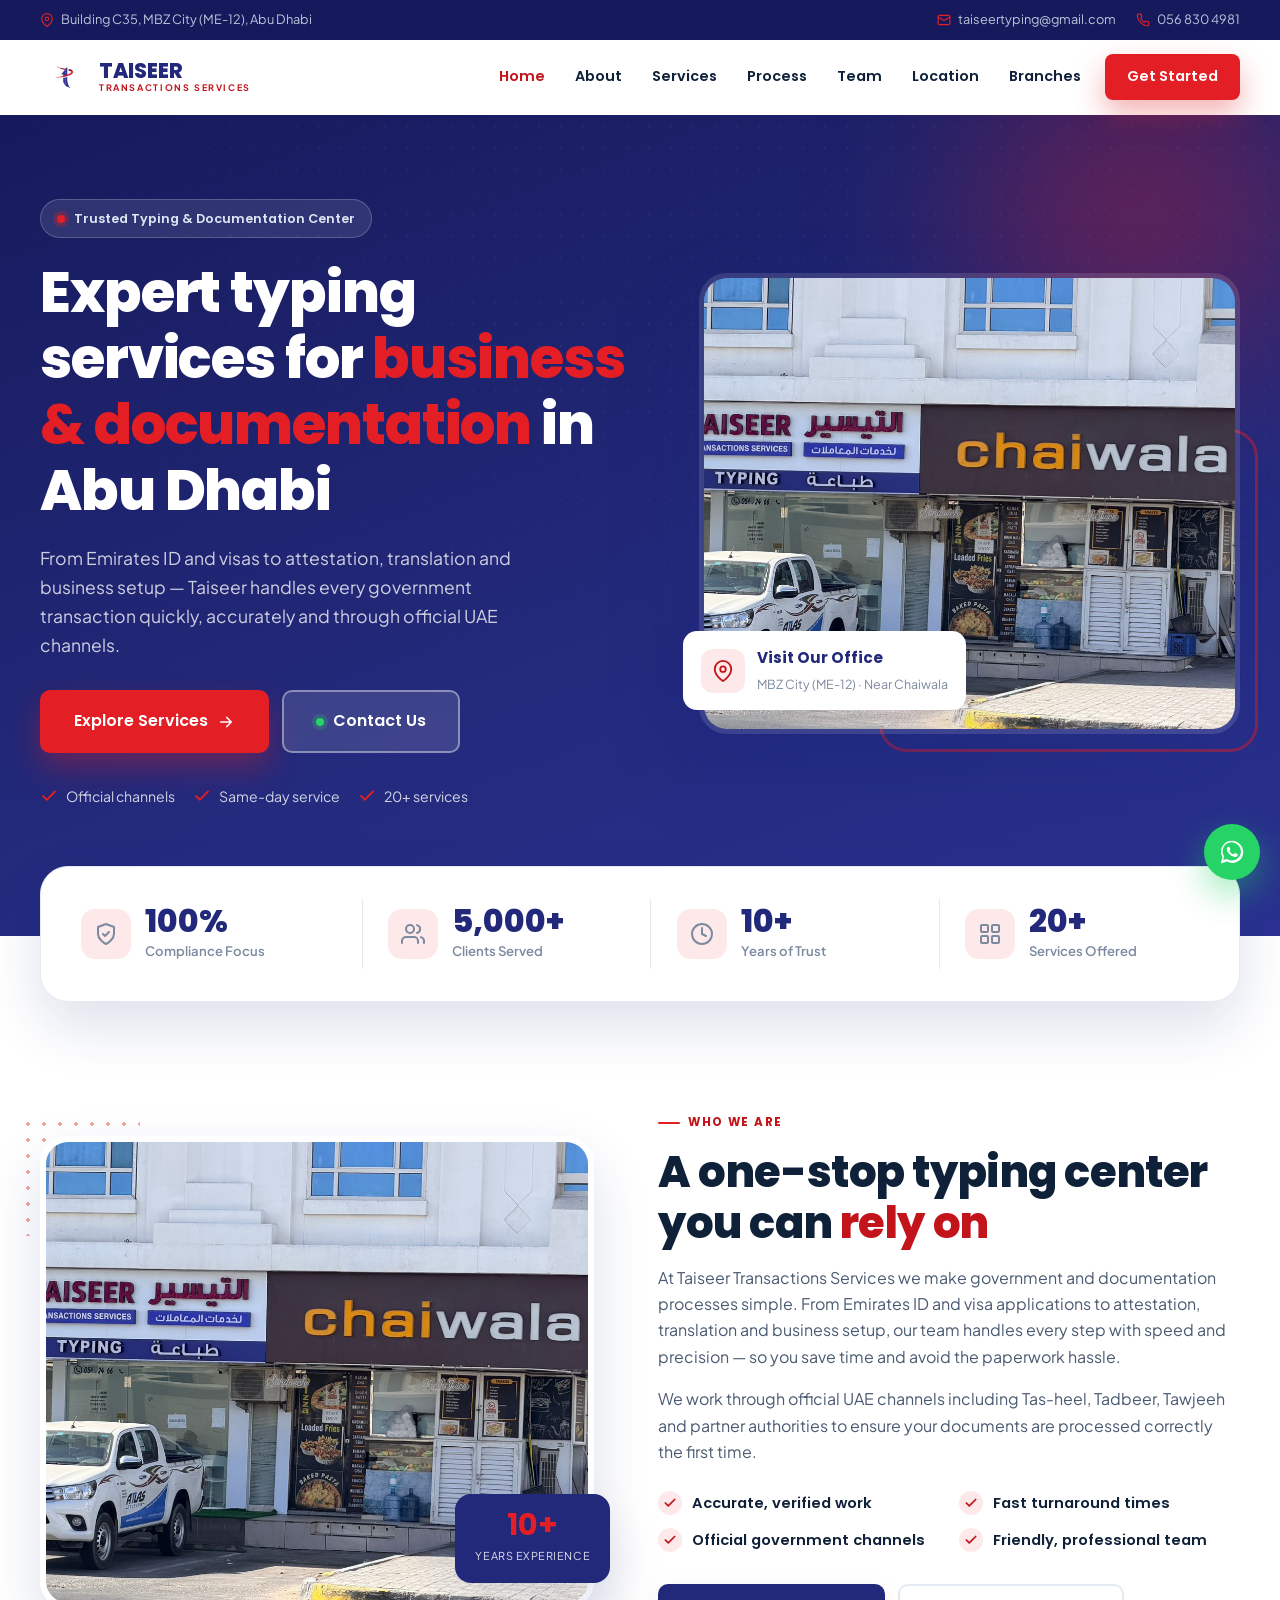
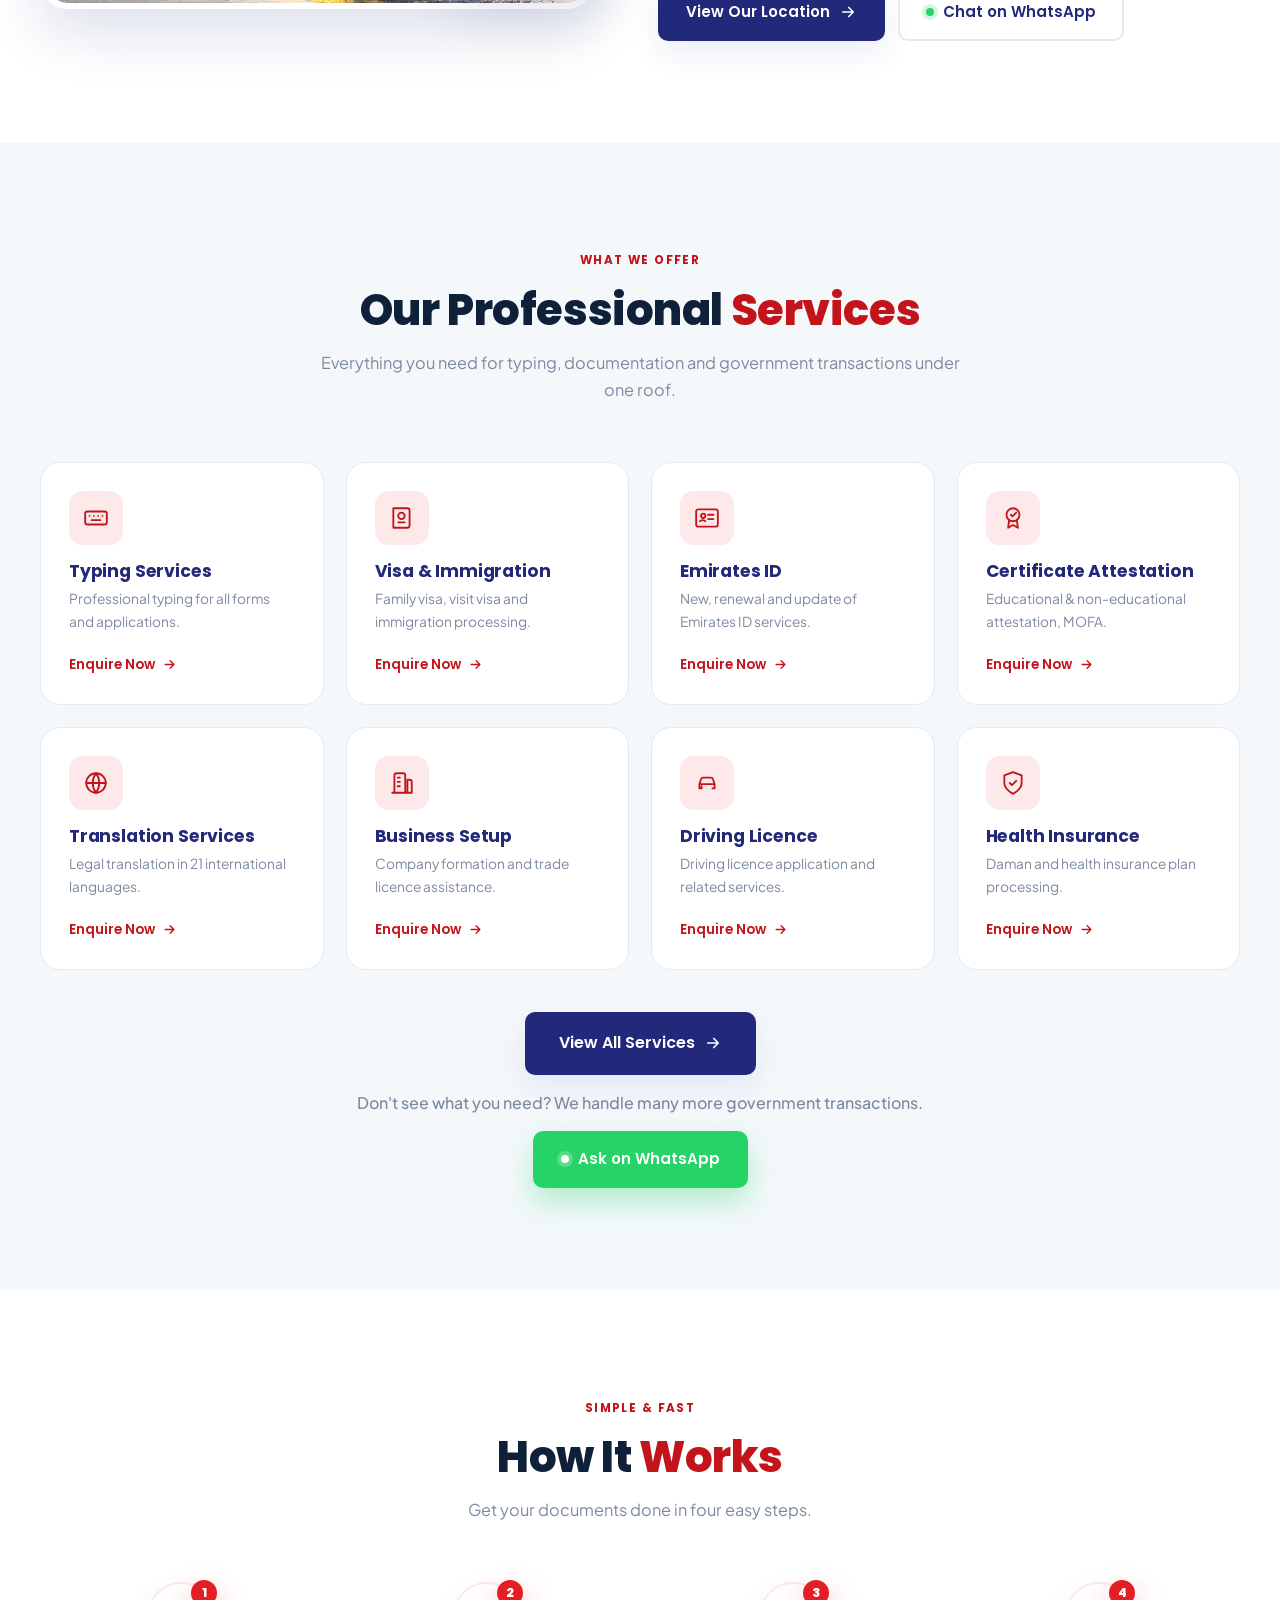
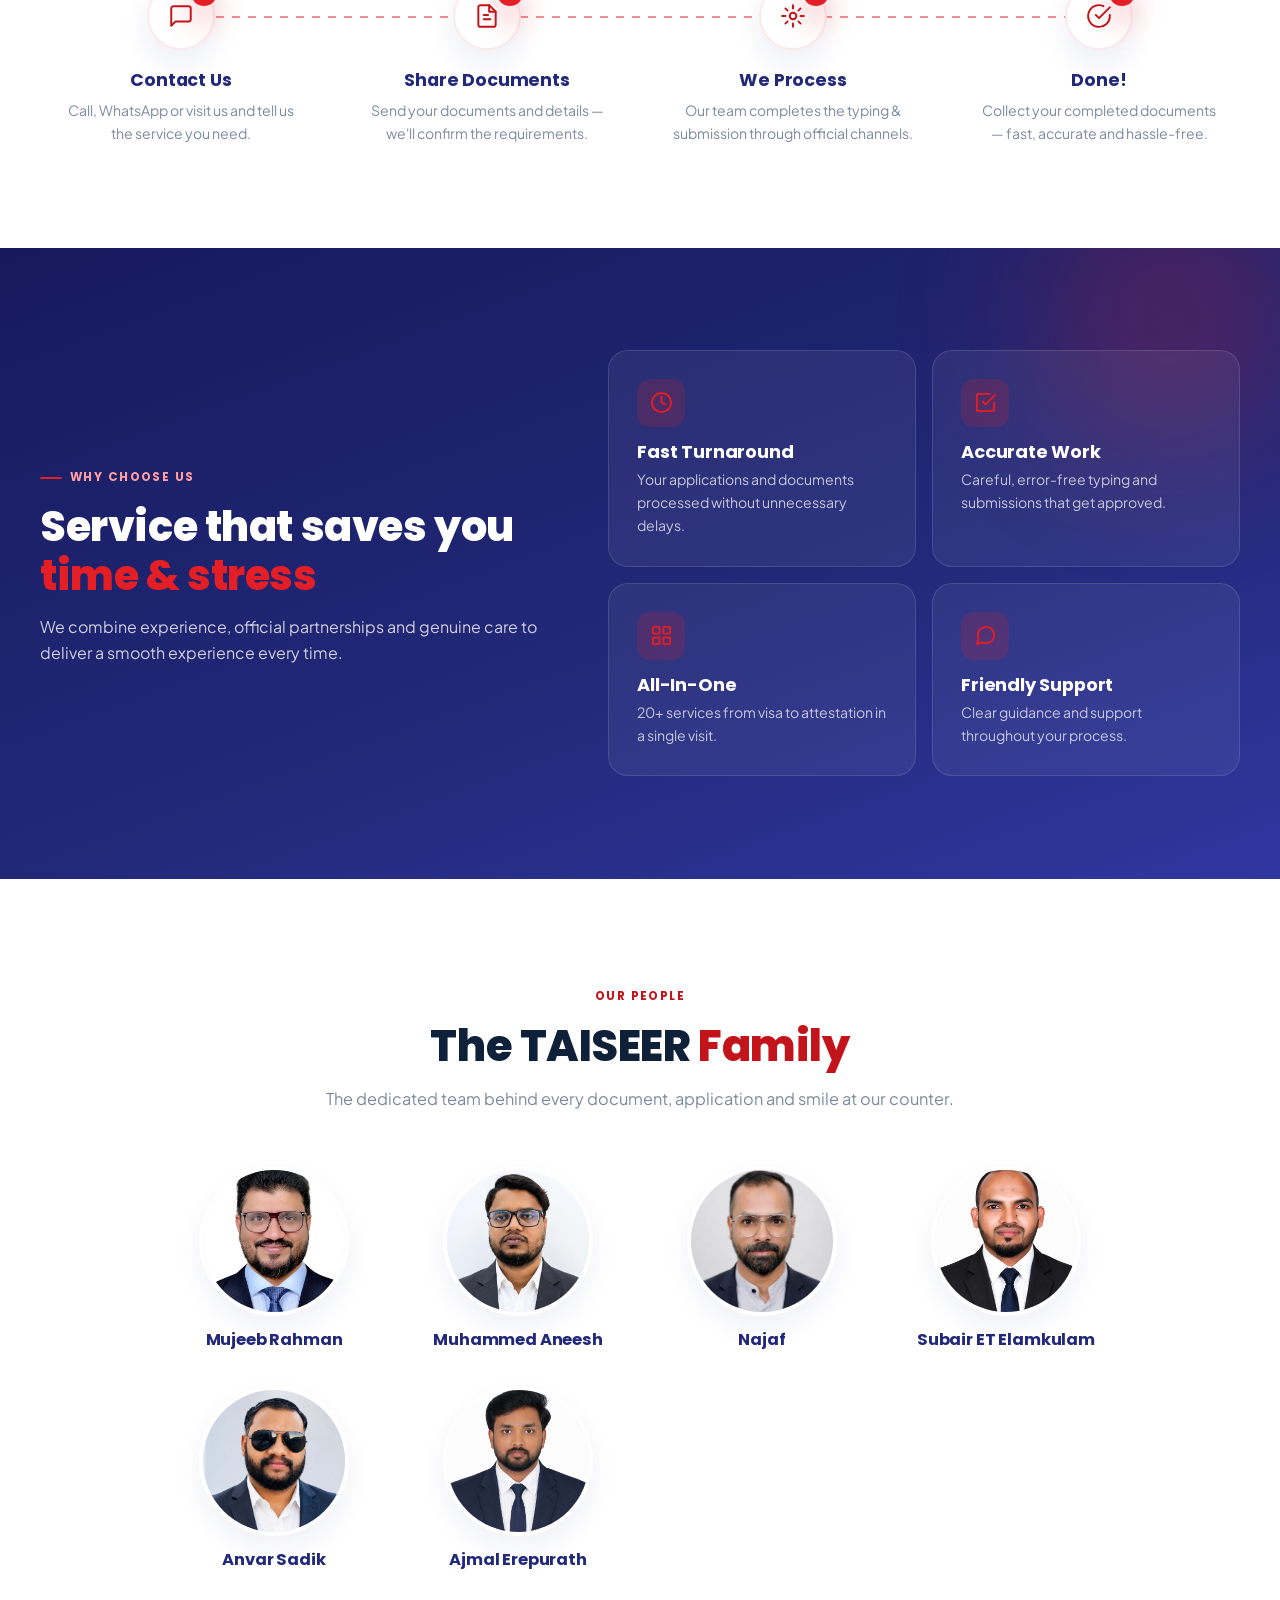
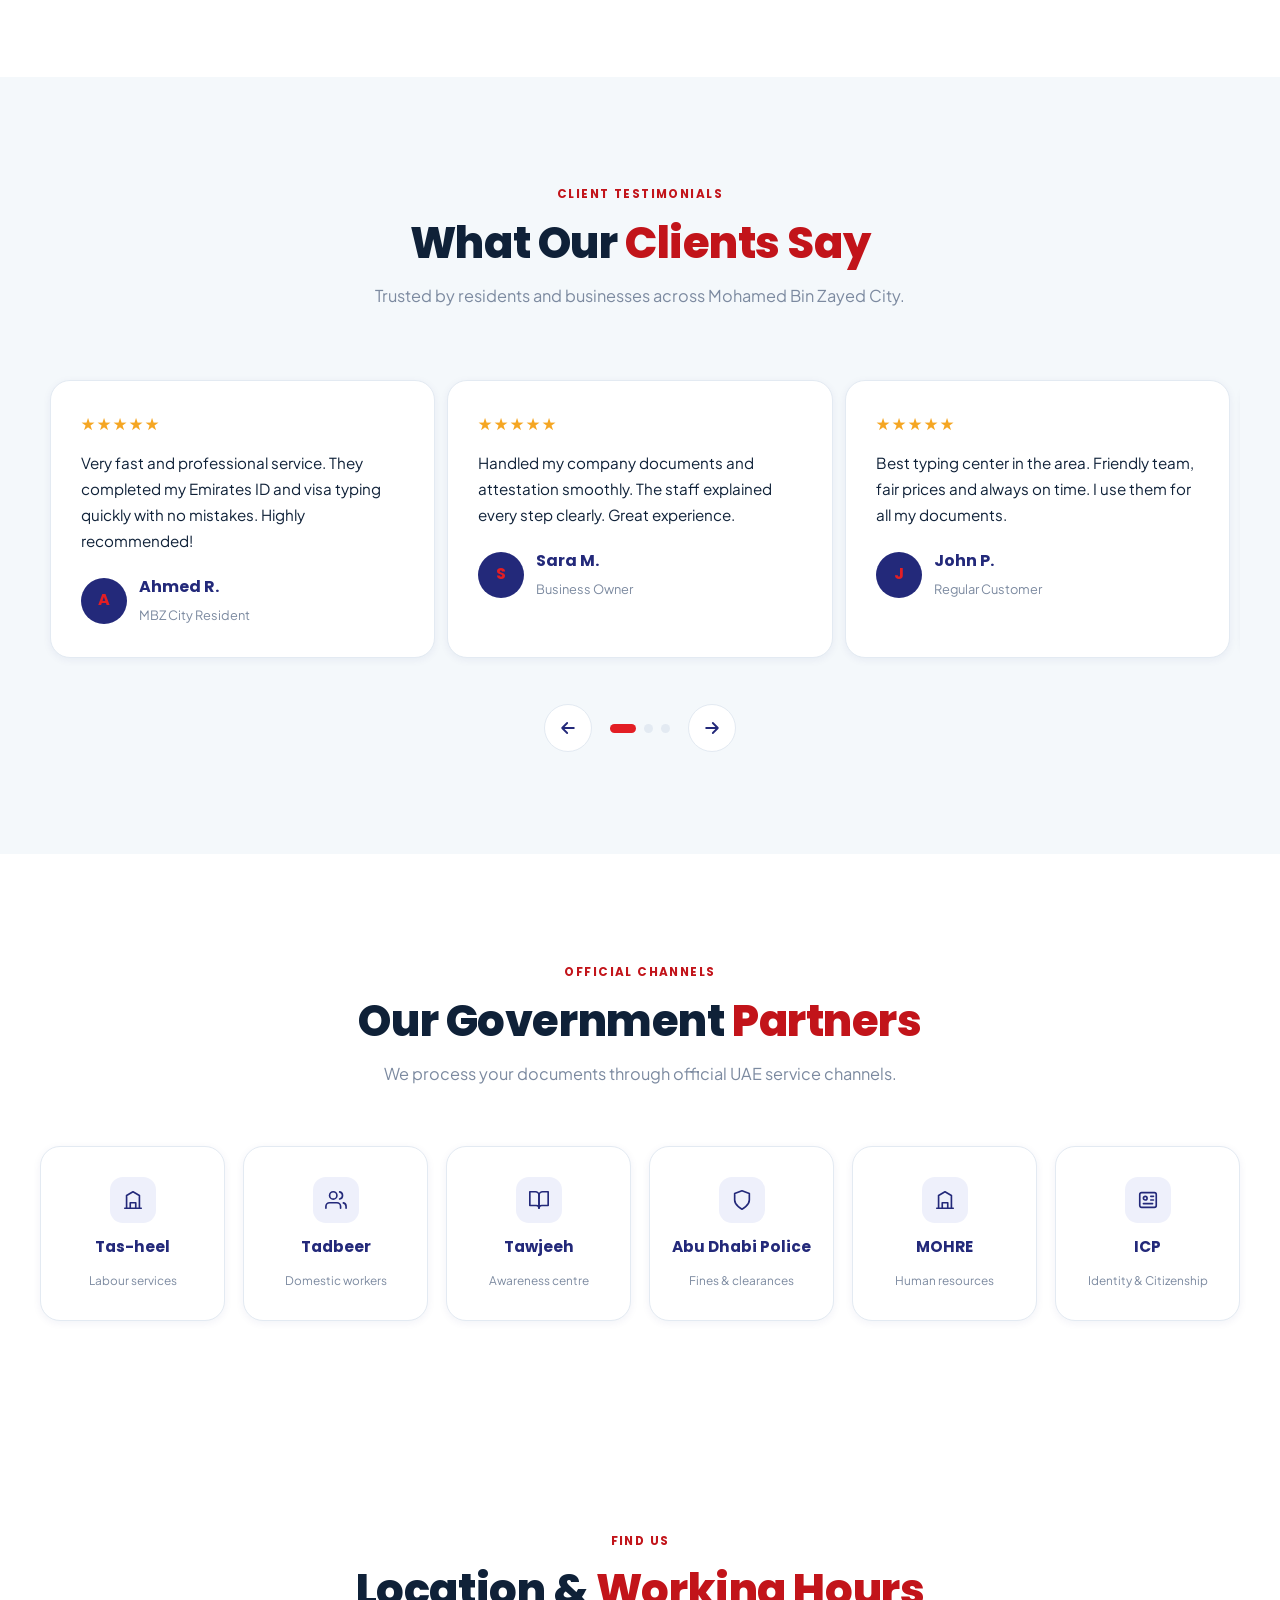
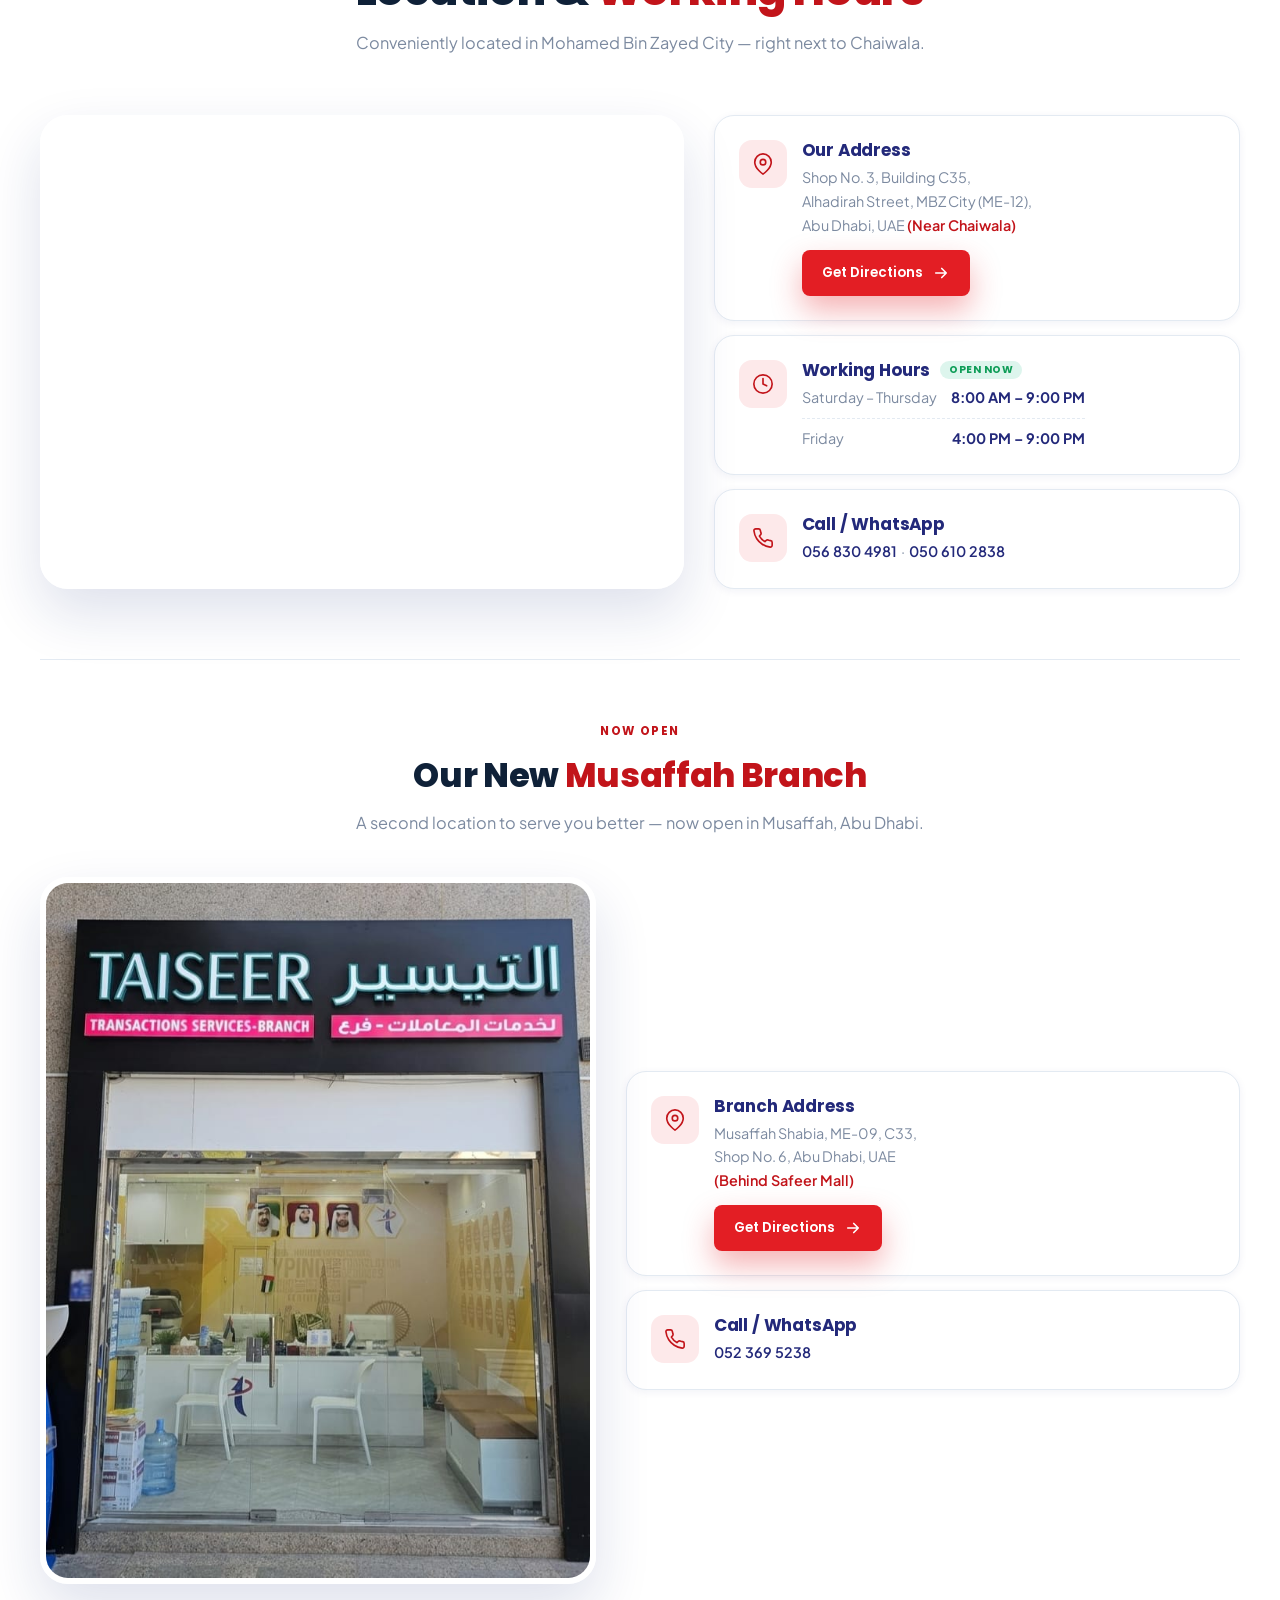
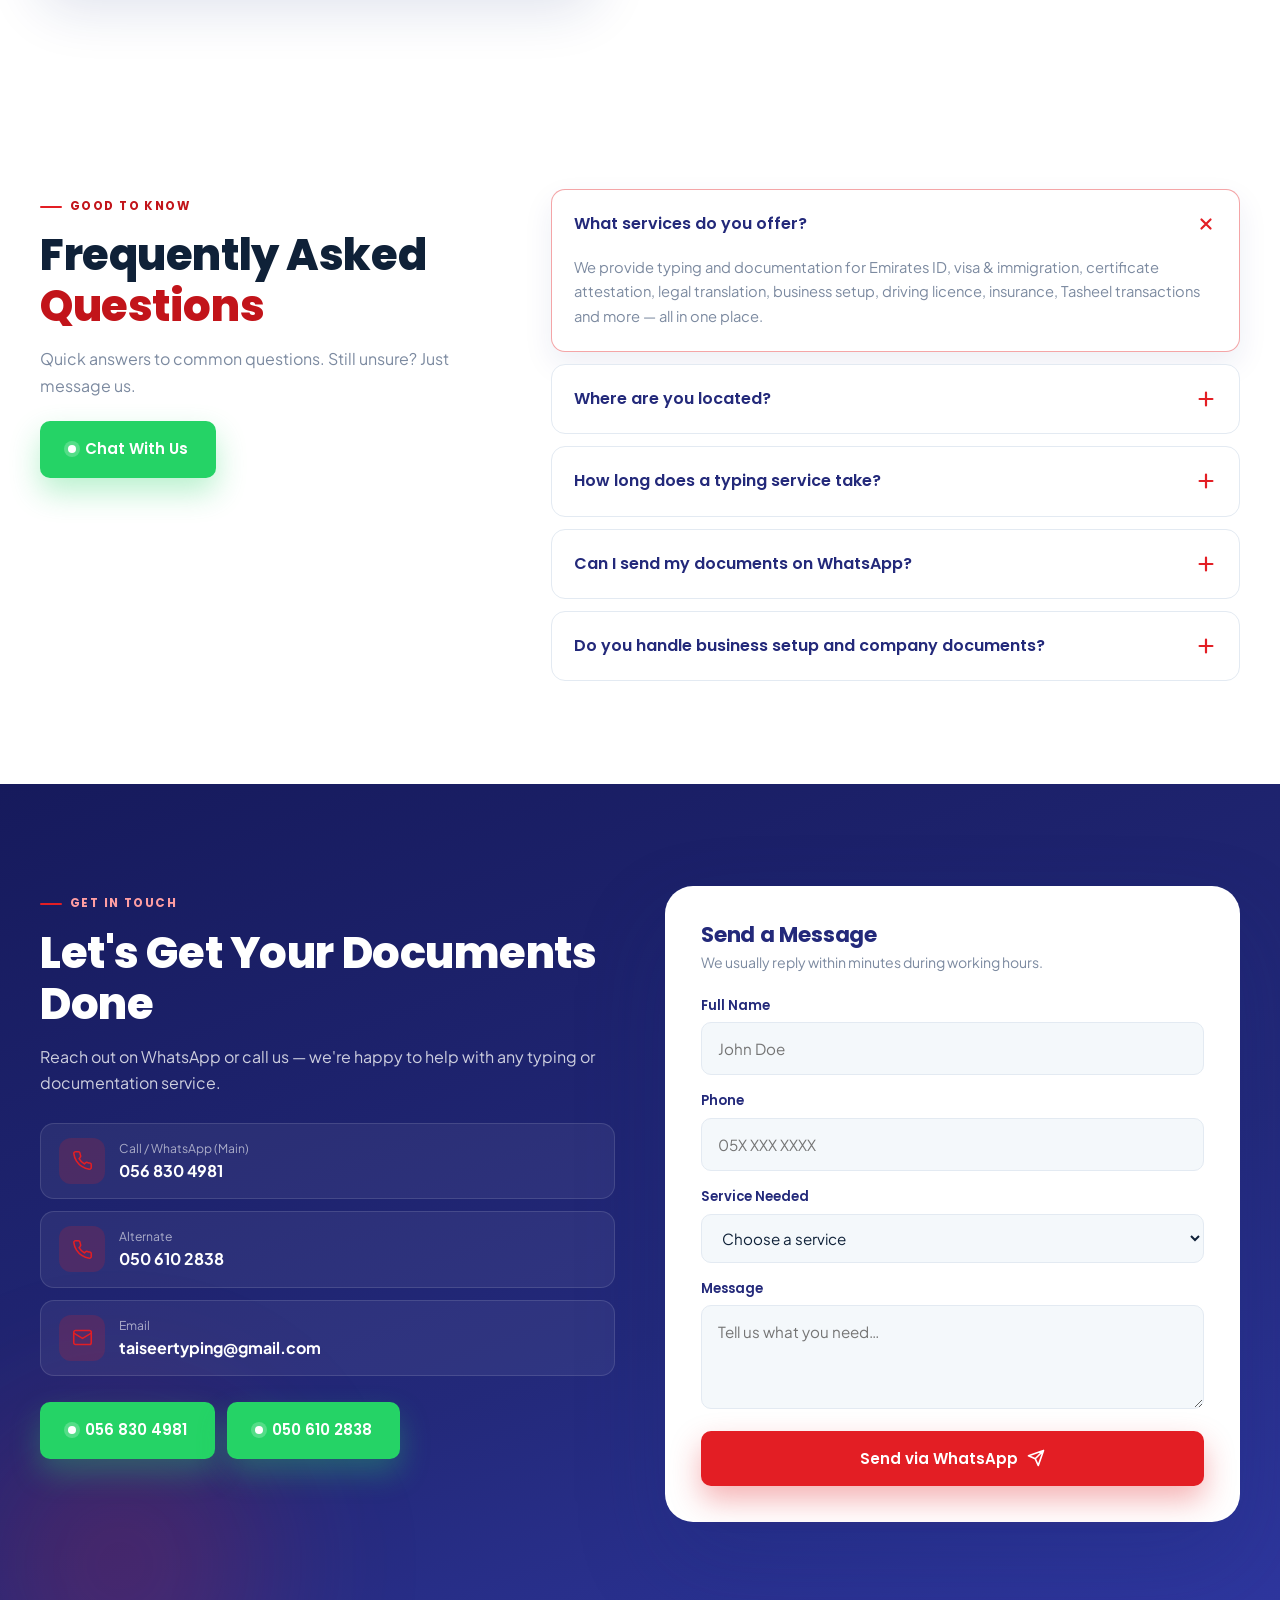
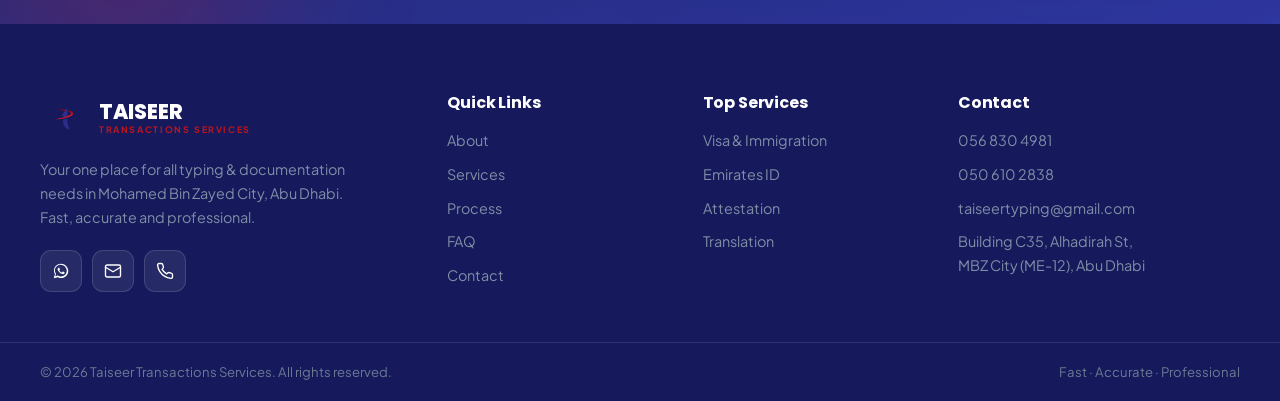
<file: design-alternatives/corporate-brand.html>
<!DOCTYPE html>
<html lang="en">
<head>
  <meta charset="UTF-8" />
  <meta name="viewport" content="width=device-width, initial-scale=1.0" />
  <title>Taiseer Transactions Services | Expert Typing &amp; Documentation in Abu Dhabi (MBZ City)</title>
  <meta name="description" content="Taiseer Transactions Services — professional typing &amp; documentation center in Mohamed Bin Zayed City, Abu Dhabi. Emirates ID, visa &amp; immigration, attestation, translation, business setup and government transactions. Fast, accurate &amp; reliable." />
  <meta name="keywords" content="typing center Abu Dhabi, Taiseer Transactions Services, Mohamed Bin Zayed City typing, Emirates ID, visa services, attestation, translation, Tasheel, business setup UAE" />
  <meta name="theme-color" content="#23297a" />
  <link rel="canonical" href="https://taiseertyping.com/" />

  <!-- Search engine directives (site fully open / indexable) -->
  <meta name="robots" content="index, follow, max-image-preview:large, max-snippet:-1, max-video-preview:-1" />
  <meta name="googlebot" content="index, follow" />
  <meta name="author" content="Taiseer Transactions Services" />
  <meta name="publisher" content="Taiseer Transactions Services" />
  <meta name="rating" content="general" />
  <meta name="language" content="English" />

  <!-- Geo / Local SEO -->
  <meta name="geo.region" content="AE-AZ" />
  <meta name="geo.placename" content="Mohamed Bin Zayed City, Abu Dhabi" />
  <meta name="geo.position" content="24.3499;54.5486" />
  <meta name="ICBM" content="24.3499, 54.5486" />

  <!-- Open Graph: Facebook, WhatsApp, LinkedIn, Instagram DM/Story link previews -->
  <meta property="og:type" content="business.business" />
  <meta property="og:site_name" content="Taiseer Transactions Services" />
  <meta property="og:url" content="https://taiseertyping.com/" />
  <meta property="og:title" content="Taiseer Transactions Services — Typing &amp; Documentation in Abu Dhabi" />
  <meta property="og:description" content="Your one place for all typing &amp; documentation needs in Mohamed Bin Zayed City, Abu Dhabi. Emirates ID, visa, attestation, translation &amp; business setup — fast, accurate and professional." />
  <meta property="og:locale" content="en_AE" />
  <meta property="og:image" content="https://taiseertyping.com/assets/shop.png" />
  <meta property="og:image:secure_url" content="https://taiseertyping.com/assets/shop.png" />
  <meta property="og:image:type" content="image/png" />
  <meta property="og:image:width" content="1600" />
  <meta property="og:image:height" content="900" />
  <meta property="og:image:alt" content="Taiseer Transactions Services — typing &amp; documentation center in Mohamed Bin Zayed City, Abu Dhabi" />

  <!-- Twitter / X Card -->
  <meta name="twitter:card" content="summary_large_image" />
  <meta name="twitter:title" content="Taiseer Transactions Services — Typing &amp; Documentation in Abu Dhabi" />
  <meta name="twitter:description" content="Your one place for all typing &amp; documentation needs in Mohamed Bin Zayed City, Abu Dhabi. Fast, accurate and professional." />
  <meta name="twitter:image" content="https://taiseertyping.com/assets/shop.png" />
  <meta name="twitter:image:alt" content="Taiseer Transactions Services — typing &amp; documentation center in Abu Dhabi" />

  <!-- Business contact data (rich messaging previews) -->
  <meta property="business:contact_data:street_address" content="Shop No. 3, Building C35, Alhadirah Street" />
  <meta property="business:contact_data:locality" content="Mohamed Bin Zayed City, Abu Dhabi" />
  <meta property="business:contact_data:region" content="Abu Dhabi" />
  <meta property="business:contact_data:country_name" content="United Arab Emirates" />
  <meta property="business:contact_data:phone_number" content="+971568304981" />
  <meta property="business:contact_data:website" content="https://taiseertyping.com/" />

  <link rel="icon" type="image/png" href="../assets/logo.png" />
  <link rel="apple-touch-icon" href="../assets/logo.png" />
  <link rel="manifest" href="../site.webmanifest" />
  <link rel="preconnect" href="https://fonts.googleapis.com" />
  <link rel="preconnect" href="https://fonts.gstatic.com" crossorigin />
  <link href="https://fonts.googleapis.com/css2?family=Plus+Jakarta+Sans:wght@400;500;600;700;800&family=Poppins:wght@500;600;700;800&display=swap" rel="stylesheet" />
  <link rel="stylesheet" href="../css/corporate-brand.css" />

  <script type="application/ld+json">
  {
    "@context": "https://schema.org",
    "@type": "LocalBusiness",
    "@id": "https://taiseertyping.com/#business",
    "name": "Taiseer Transactions Services",
    "alternateName": "Taiseer Typing",
    "description": "Typing and documentation center offering Emirates ID, visa & immigration, attestation, translation, business setup and government transactions in Abu Dhabi.",
    "image": "https://taiseertyping.com/assets/shop.png",
    "logo": "https://taiseertyping.com/assets/logo.png",
    "telephone": "+971568304981",
    "email": "taiseertyping@gmail.com",
    "url": "https://taiseertyping.com/",
    "hasMap": "https://www.google.com/maps/search/?api=1&query=Taiseer+Transactions+Services+Mohamed+Bin+Zayed+City+Abu+Dhabi",
    "currenciesAccepted": "AED",
    "paymentAccepted": "Cash, Card",
    "address": {
      "@type": "PostalAddress",
      "streetAddress": "Shop No. 3, Building C35, Alhadirah Street",
      "addressLocality": "Mohamed Bin Zayed City (ME-12)",
      "addressRegion": "Abu Dhabi",
      "addressCountry": "AE"
    },
    "geo": {
      "@type": "GeoCoordinates",
      "latitude": 24.3499,
      "longitude": 54.5486
    },
    "areaServed": "Abu Dhabi, United Arab Emirates",
    "openingHoursSpecification": [
      { "@type": "OpeningHoursSpecification", "dayOfWeek": ["Saturday","Sunday","Monday","Tuesday","Wednesday","Thursday"], "opens": "08:00", "closes": "21:00" },
      { "@type": "OpeningHoursSpecification", "dayOfWeek": "Friday", "opens": "16:00", "closes": "21:00" }
    ],
    "priceRange": "$$"
  }
  </script>
</head>
<body>
  <div class="progress" id="progress" aria-hidden="true"></div>

  <!-- Top bar -->
  <div class="topbar">
    <div class="container topbar__inner">
      <span class="topbar__item topbar__item--addr">
        <svg viewBox="0 0 24 24" fill="none" stroke="currentColor" stroke-width="2" stroke-linecap="round" stroke-linejoin="round"><path d="M21 10c0 7-9 13-9 13s-9-6-9-13a9 9 0 0 1 18 0Z"/><circle cx="12" cy="10" r="3"/></svg>
        Building C35, MBZ City (ME-12), Abu Dhabi
      </span>
      <div class="topbar__right">
        <a href="mailto:taiseertyping@gmail.com" class="topbar__item">
          <svg viewBox="0 0 24 24" fill="none" stroke="currentColor" stroke-width="2" stroke-linecap="round" stroke-linejoin="round"><rect x="2" y="4" width="20" height="16" rx="2"/><path d="m22 7-10 6L2 7"/></svg>
          taiseertyping@gmail.com
        </a>
        <a href="tel:+971568304981" class="topbar__item">
          <svg viewBox="0 0 24 24" fill="none" stroke="currentColor" stroke-width="2" stroke-linecap="round" stroke-linejoin="round"><path d="M22 16.9v3a2 2 0 0 1-2.2 2 19.8 19.8 0 0 1-8.6-3.1 19.5 19.5 0 0 1-6-6 19.8 19.8 0 0 1-3.1-8.7A2 2 0 0 1 4.1 2h3a2 2 0 0 1 2 1.7c.1.9.4 1.8.7 2.7a2 2 0 0 1-.5 2.1L8.1 9.9a16 16 0 0 0 6 6l1.4-1.2a2 2 0 0 1 2.1-.5c.9.3 1.8.6 2.7.7a2 2 0 0 1 1.7 2Z"/></svg>
          056 830 4981
        </a>
      </div>
    </div>
  </div>

  <!-- Header -->
  <header class="header" id="header">
    <div class="container header__inner">
      <a href="#home" class="brand" aria-label="Taiseer Transactions Services home">
        <img src="../assets/logo.png" alt="Taiseer Transactions Services logo" class="brand__logo" />
        <span class="brand__text"><strong>TAISEER</strong><small>TRANSACTIONS SERVICES</small></span>
      </a>
      <nav class="nav" id="nav">
        <a href="#home" class="nav__link">Home</a>
        <a href="#about" class="nav__link">About</a>
        <a href="#services" class="nav__link">Services</a>
        <a href="#process" class="nav__link">Process</a>
        <a href="#team" class="nav__link">Team</a>
        <a href="#location" class="nav__link">Location</a>
        <a href="corporate-brand-branches.html" class="nav__link">Branches</a>
        <a href="#contact" class="nav__link nav__cta">Get Started</a>
      </nav>
      <button class="nav__toggle" id="navToggle" aria-label="Open menu" aria-expanded="false"><span></span><span></span><span></span></button>
    </div>
  </header>

  <!-- Hero -->
  <section class="hero" id="home">
    <div class="hero__pattern" aria-hidden="true"></div>
    <div class="hero__glow" aria-hidden="true"></div>
    <div class="container hero__inner">
      <div class="hero__content reveal">
        <span class="hero__badge"><span class="pip"></span> Trusted Typing &amp; Documentation Center</span>
        <h1 class="hero__title">Expert typing services for <span>business &amp; documentation</span> in Abu Dhabi</h1>
        <p class="hero__text">
          From Emirates ID and visas to attestation, translation and business setup — Taiseer handles every
          government transaction quickly, accurately and through official UAE channels.
        </p>
        <div class="hero__actions">
          <a href="#services" class="btn btn--primary btn--lg">
            Explore Services
            <svg viewBox="0 0 24 24" fill="none" stroke="currentColor" stroke-width="2.2" stroke-linecap="round" stroke-linejoin="round"><path d="M5 12h14M13 6l6 6-6 6"/></svg>
          </a>
          <a href="https://wa.me/971568304981" target="_blank" rel="noopener" class="btn btn--light btn--lg"><span class="wa-dot"></span> Contact Us</a>
        </div>
        <div class="hero__mini">
          <span><svg viewBox="0 0 24 24" fill="none" stroke="currentColor" stroke-width="2.4" stroke-linecap="round" stroke-linejoin="round"><path d="M20 6 9 17l-5-5"/></svg> Official channels</span>
          <span><svg viewBox="0 0 24 24" fill="none" stroke="currentColor" stroke-width="2.4" stroke-linecap="round" stroke-linejoin="round"><path d="M20 6 9 17l-5-5"/></svg> Same-day service</span>
          <span><svg viewBox="0 0 24 24" fill="none" stroke="currentColor" stroke-width="2.4" stroke-linecap="round" stroke-linejoin="round"><path d="M20 6 9 17l-5-5"/></svg> 20+ services</span>
        </div>
      </div>

      <div class="hero__media reveal" data-delay="1">
        <div class="hero__accent" aria-hidden="true"></div>
        <div class="hero__photo">
          <img src="../assets/shop.png" alt="Taiseer Transactions Services office in Mohamed Bin Zayed City, Abu Dhabi" />
        </div>
        <div class="hero__chip">
          <span class="hero__chip-ico"><svg viewBox="0 0 24 24" fill="none" stroke="currentColor" stroke-width="2" stroke-linecap="round" stroke-linejoin="round"><path d="M21 10c0 7-9 13-9 13s-9-6-9-13a9 9 0 0 1 18 0Z"/><circle cx="12" cy="10" r="3"/></svg></span>
          <div><strong>Visit Our Office</strong><small>MBZ City (ME-12) · Near Chaiwala</small></div>
        </div>
      </div>
    </div>
  </section>

  <!-- Metrics band -->
  <div class="container">
    <div class="metrics reveal">
      <div class="metrics__grid">
        <div class="metric">
          <span class="metric__ico"><svg viewBox="0 0 24 24" fill="none" stroke="currentColor" stroke-width="2" stroke-linecap="round" stroke-linejoin="round"><path d="M12 22s8-4 8-10V5l-8-3-8 3v7c0 6 8 10 8 10Z"/><path d="m9 12 2 2 4-4"/></svg></span>
          <div><strong data-count="100" data-suffix="%">0</strong><span>Compliance Focus</span></div>
        </div>
        <div class="metric">
          <span class="metric__ico"><svg viewBox="0 0 24 24" fill="none" stroke="currentColor" stroke-width="2" stroke-linecap="round" stroke-linejoin="round"><path d="M17 21v-2a4 4 0 0 0-4-4H5a4 4 0 0 0-4 4v2"/><circle cx="9" cy="7" r="4"/><path d="M23 21v-2a4 4 0 0 0-3-3.9M16 3.1a4 4 0 0 1 0 7.8"/></svg></span>
          <div><strong data-count="5000" data-suffix="+">0</strong><span>Clients Served</span></div>
        </div>
        <div class="metric">
          <span class="metric__ico"><svg viewBox="0 0 24 24" fill="none" stroke="currentColor" stroke-width="2" stroke-linecap="round" stroke-linejoin="round"><circle cx="12" cy="12" r="10"/><path d="M12 6v6l4 2"/></svg></span>
          <div><strong data-count="10" data-suffix="+">0</strong><span>Years of Trust</span></div>
        </div>
        <div class="metric">
          <span class="metric__ico"><svg viewBox="0 0 24 24" fill="none" stroke="currentColor" stroke-width="2" stroke-linecap="round" stroke-linejoin="round"><rect x="3" y="3" width="7" height="7" rx="1"/><rect x="14" y="3" width="7" height="7" rx="1"/><rect x="3" y="14" width="7" height="7" rx="1"/><rect x="14" y="14" width="7" height="7" rx="1"/></svg></span>
          <div><strong data-count="20" data-suffix="+">0</strong><span>Services Offered</span></div>
        </div>
      </div>
    </div>
  </div>

  <!-- About -->
  <section class="about section" id="about">
    <div class="container about__inner">
      <div class="about__media reveal">
        <div class="about__dots" aria-hidden="true"></div>
        <div class="about__frame">
          <img src="../assets/shop.png" alt="Taiseer Transactions Services shop front, next to Chaiwala in MBZ City" loading="lazy" />
        </div>
        <div class="about__stat"><strong>10+</strong><span>Years Experience</span></div>
      </div>
      <div class="about__content reveal" data-delay="1">
        <span class="eyebrow">Who We Are</span>
        <h2 class="section__title" style="text-align:left">A one-stop typing center you can <span class="teal">rely on</span></h2>
        <p>At Taiseer Transactions Services we make government and documentation processes simple. From Emirates ID and visa applications to attestation, translation and business setup, our team handles every step with speed and precision — so you save time and avoid the paperwork hassle.</p>
        <p>We work through official UAE channels including Tas-heel, Tadbeer, Tawjeeh and partner authorities to ensure your documents are processed correctly the first time.</p>
        <ul class="about__checks">
          <li><span class="ck"><svg viewBox="0 0 24 24" fill="none" stroke="currentColor" stroke-width="3" stroke-linecap="round" stroke-linejoin="round"><path d="M20 6 9 17l-5-5"/></svg></span> Accurate, verified work</li>
          <li><span class="ck"><svg viewBox="0 0 24 24" fill="none" stroke="currentColor" stroke-width="3" stroke-linecap="round" stroke-linejoin="round"><path d="M20 6 9 17l-5-5"/></svg></span> Fast turnaround times</li>
          <li><span class="ck"><svg viewBox="0 0 24 24" fill="none" stroke="currentColor" stroke-width="3" stroke-linecap="round" stroke-linejoin="round"><path d="M20 6 9 17l-5-5"/></svg></span> Official government channels</li>
          <li><span class="ck"><svg viewBox="0 0 24 24" fill="none" stroke="currentColor" stroke-width="3" stroke-linecap="round" stroke-linejoin="round"><path d="M20 6 9 17l-5-5"/></svg></span> Friendly, professional team</li>
        </ul>
        <div class="about__cta">
          <a href="#location" class="btn btn--navy">
            View Our Location
            <svg viewBox="0 0 24 24" fill="none" stroke="currentColor" stroke-width="2.2" stroke-linecap="round" stroke-linejoin="round"><path d="M5 12h14M13 6l6 6-6 6"/></svg>
          </a>
          <a href="https://wa.me/971568304981" target="_blank" rel="noopener" class="btn btn--outline"><span class="wa-dot"></span> Chat on WhatsApp</a>
        </div>
      </div>
    </div>
  </section>

  <!-- Services -->
  <section class="services section" id="services">
    <div class="container">
      <div class="section__head reveal">
        <span class="eyebrow eyebrow--center">What We Offer</span>
        <h2 class="section__title">Our Professional <span class="teal">Services</span></h2>
        <p class="section__sub">Everything you need for typing, documentation and government transactions under one roof.</p>
      </div>
      <div class="services__grid" id="servicesGrid" data-limit="8"><!-- injected by JS --></div>
      <div class="services__cta reveal">
        <a href="corporate-brand-services.html" class="btn btn--navy btn--lg">
          View All Services
          <svg viewBox="0 0 24 24" fill="none" stroke="currentColor" stroke-width="2.2" stroke-linecap="round" stroke-linejoin="round"><path d="M5 12h14M13 6l6 6-6 6"/></svg>
        </a>
        <p>Don't see what you need? We handle many more government transactions.</p>
        <a href="https://wa.me/971568304981" target="_blank" rel="noopener" class="btn btn--wa"><span class="wa-dot"></span> Ask on WhatsApp</a>
      </div>
    </div>
  </section>

  <!-- Process -->
  <section class="process section" id="process">
    <div class="container">
      <div class="section__head reveal">
        <span class="eyebrow eyebrow--center">Simple &amp; Fast</span>
        <h2 class="section__title">How It <span class="teal">Works</span></h2>
        <p class="section__sub">Get your documents done in four easy steps.</p>
      </div>
      <div class="process__grid">
        <div class="pstep reveal">
          <span class="pstep__num"><span>1</span><span class="pstep__ico"><svg viewBox="0 0 24 24" fill="none" stroke="currentColor" stroke-width="1.8" stroke-linecap="round" stroke-linejoin="round"><path d="M21 15a2 2 0 0 1-2 2H7l-4 4V5a2 2 0 0 1 2-2h14a2 2 0 0 1 2 2Z"/></svg></span></span>
          <h4>Contact Us</h4><p>Call, WhatsApp or visit us and tell us the service you need.</p>
        </div>
        <div class="pstep reveal" data-delay="1">
          <span class="pstep__num"><span>2</span><span class="pstep__ico"><svg viewBox="0 0 24 24" fill="none" stroke="currentColor" stroke-width="1.8" stroke-linecap="round" stroke-linejoin="round"><path d="M14 2H6a2 2 0 0 0-2 2v16a2 2 0 0 0 2 2h12a2 2 0 0 0 2-2V8z"/><path d="M14 2v6h6M9 15h6M9 11h4"/></svg></span></span>
          <h4>Share Documents</h4><p>Send your documents and details — we'll confirm the requirements.</p>
        </div>
        <div class="pstep reveal" data-delay="2">
          <span class="pstep__num"><span>3</span><span class="pstep__ico"><svg viewBox="0 0 24 24" fill="none" stroke="currentColor" stroke-width="1.8" stroke-linecap="round" stroke-linejoin="round"><circle cx="12" cy="12" r="3"/><path d="M12 2v3M12 19v3M2 12h3M19 12h3M5 5l2 2M17 17l2 2M19 5l-2 2M7 17l-2 2"/></svg></span></span>
          <h4>We Process</h4><p>Our team completes the typing &amp; submission through official channels.</p>
        </div>
        <div class="pstep reveal" data-delay="3">
          <span class="pstep__num"><span>4</span><span class="pstep__ico"><svg viewBox="0 0 24 24" fill="none" stroke="currentColor" stroke-width="1.8" stroke-linecap="round" stroke-linejoin="round"><path d="M22 11.1V12a10 10 0 1 1-5.9-9.1"/><path d="M22 4 12 14.01l-3-3"/></svg></span></span>
          <h4>Done!</h4><p>Collect your completed documents — fast, accurate and hassle-free.</p>
        </div>
      </div>
    </div>
  </section>

  <!-- Why -->
  <section class="why section" id="why">
    <div class="container why__inner">
      <div class="why__content reveal">
        <span class="eyebrow eyebrow--light">Why Choose Us</span>
        <h2 class="why__title">Service that saves you <span>time &amp; stress</span></h2>
        <p class="why__lead">We combine experience, official partnerships and genuine care to deliver a smooth experience every time.</p>
      </div>
      <div class="why__grid">
        <div class="why__item reveal"><span class="why__ico"><svg viewBox="0 0 24 24" fill="none" stroke="currentColor" stroke-width="2" stroke-linecap="round" stroke-linejoin="round"><circle cx="12" cy="12" r="10"/><path d="M12 6v6l4 2"/></svg></span><h4>Fast Turnaround</h4><p>Your applications and documents processed without unnecessary delays.</p></div>
        <div class="why__item reveal" data-delay="1"><span class="why__ico"><svg viewBox="0 0 24 24" fill="none" stroke="currentColor" stroke-width="2" stroke-linecap="round" stroke-linejoin="round"><path d="m9 11 3 3L22 4"/><path d="M21 12v7a2 2 0 0 1-2 2H5a2 2 0 0 1-2-2V5a2 2 0 0 1 2-2h11"/></svg></span><h4>Accurate Work</h4><p>Careful, error-free typing and submissions that get approved.</p></div>
        <div class="why__item reveal" data-delay="2"><span class="why__ico"><svg viewBox="0 0 24 24" fill="none" stroke="currentColor" stroke-width="2" stroke-linecap="round" stroke-linejoin="round"><rect x="3" y="3" width="7" height="7" rx="1"/><rect x="14" y="3" width="7" height="7" rx="1"/><rect x="3" y="14" width="7" height="7" rx="1"/><rect x="14" y="14" width="7" height="7" rx="1"/></svg></span><h4>All-In-One</h4><p>20+ services from visa to attestation in a single visit.</p></div>
        <div class="why__item reveal" data-delay="3"><span class="why__ico"><svg viewBox="0 0 24 24" fill="none" stroke="currentColor" stroke-width="2" stroke-linecap="round" stroke-linejoin="round"><path d="M21 11.5a8.4 8.4 0 0 1-.9 3.8 8.5 8.5 0 0 1-7.6 4.7 8.4 8.4 0 0 1-3.8-.9L3 21l1.9-5.7a8.4 8.4 0 0 1-.9-3.8 8.5 8.5 0 0 1 4.7-7.6 8.4 8.4 0 0 1 3.8-.9h.5a8.5 8.5 0 0 1 8 8v.5Z"/></svg></span><h4>Friendly Support</h4><p>Clear guidance and support throughout your process.</p></div>
      </div>
    </div>
  </section>

  <!-- Team / Taiseer Family -->
  <section class="team section" id="team">
    <div class="container">
      <div class="section__head reveal">
        <span class="eyebrow eyebrow--center">Our People</span>
        <h2 class="section__title">The TAISEER <span class="teal">Family</span></h2>
        <p class="section__sub">The dedicated team behind every document, application and smile at our counter.</p>
      </div>
      <div class="team__grid">
        <figure class="tmember reveal">
          <div class="tmember__photo"><img src="../assets/team/Mujeeb%20Rahman.jpeg" alt="Mujeeb Rahman" loading="lazy" width="300" height="300" /></div>
          <figcaption class="tmember__name">Mujeeb Rahman</figcaption>
        </figure>
        <figure class="tmember reveal">
          <div class="tmember__photo"><img src="../assets/team/Muhammed%20Aneesh.jpeg" alt="Muhammed Aneesh" loading="lazy" width="300" height="300" /></div>
          <figcaption class="tmember__name">Muhammed Aneesh</figcaption>
        </figure>
        <figure class="tmember reveal" data-delay="1">
          <div class="tmember__photo"><img src="../assets/team/Najaf.jpeg" alt="Najaf" loading="lazy" width="300" height="300" /></div>
          <figcaption class="tmember__name">Najaf</figcaption>
        </figure>
        <figure class="tmember reveal" data-delay="2">
          <div class="tmember__photo"><img src="../assets/team/Subair%20ET%20Elamkulam.jpeg" alt="Subair ET Elamkulam" loading="lazy" width="300" height="300" /></div>
          <figcaption class="tmember__name">Subair ET Elamkulam</figcaption>
        </figure>
        <figure class="tmember reveal" data-delay="3">
          <div class="tmember__photo"><img src="../assets/team/Anvar%20Sadik.jpeg" alt="Anvar Sadik" loading="lazy" width="300" height="300" /></div>
          <figcaption class="tmember__name">Anvar Sadik</figcaption>
        </figure>
        <figure class="tmember reveal">
          <div class="tmember__photo"><img src="../assets/team/Ajmal%20Erepurath.jpeg" alt="Ajmal Erepurath" loading="lazy" width="300" height="300" /></div>
          <figcaption class="tmember__name">Ajmal Erepurath</figcaption>
        </figure>
      </div>
    </div>
  </section>

  <!-- Reviews -->
  <section class="reviews section" id="reviews">
    <div class="container">
      <div class="section__head reveal">
        <span class="eyebrow eyebrow--center">Client Testimonials</span>
        <h2 class="section__title">What Our <span class="teal">Clients Say</span></h2>
        <p class="section__sub">Trusted by residents and businesses across Mohamed Bin Zayed City.</p>
      </div>
      <div class="reviews__viewport reveal">
        <div class="reviews__track" id="reviewsTrack">
          <figure class="review"><div class="review__inner"><div class="review__stars">★★★★★</div><blockquote>Very fast and professional service. They completed my Emirates ID and visa typing quickly with no mistakes. Highly recommended!</blockquote><figcaption><span class="review__avatar">A</span><div><strong>Ahmed R.</strong><small>MBZ City Resident</small></div></figcaption></div></figure>
          <figure class="review"><div class="review__inner"><div class="review__stars">★★★★★</div><blockquote>Handled my company documents and attestation smoothly. The staff explained every step clearly. Great experience.</blockquote><figcaption><span class="review__avatar">S</span><div><strong>Sara M.</strong><small>Business Owner</small></div></figcaption></div></figure>
          <figure class="review"><div class="review__inner"><div class="review__stars">★★★★★</div><blockquote>Best typing center in the area. Friendly team, fair prices and always on time. I use them for all my documents.</blockquote><figcaption><span class="review__avatar">J</span><div><strong>John P.</strong><small>Regular Customer</small></div></figcaption></div></figure>
          <figure class="review"><div class="review__inner"><div class="review__stars">★★★★★</div><blockquote>Got my family visa done without any stress. They kept me updated at every stage. Truly reliable people.</blockquote><figcaption><span class="review__avatar">M</span><div><strong>Mariam K.</strong><small>MBZ City Resident</small></div></figcaption></div></figure>
          <figure class="review"><div class="review__inner"><div class="review__stars">★★★★★</div><blockquote>Excellent translation service in multiple languages. Accurate, quick and very reasonably priced. Thank you!</blockquote><figcaption><span class="review__avatar">R</span><div><strong>Rahul V.</strong><small>Regular Customer</small></div></figcaption></div></figure>
        </div>
      </div>
      <div class="reviews__nav reveal">
        <button class="reviews__arrow" id="revPrev" aria-label="Previous review"><svg viewBox="0 0 24 24" fill="none" stroke="currentColor" stroke-width="2.2" stroke-linecap="round" stroke-linejoin="round"><path d="M19 12H5M11 18l-6-6 6-6"/></svg></button>
        <div class="reviews__dots" id="revDots"></div>
        <button class="reviews__arrow" id="revNext" aria-label="Next review"><svg viewBox="0 0 24 24" fill="none" stroke="currentColor" stroke-width="2.2" stroke-linecap="round" stroke-linejoin="round"><path d="M5 12h14M13 6l6 6-6 6"/></svg></button>
      </div>
    </div>
  </section>

  <!-- Partners -->
  <section class="partners section" id="partners">
    <div class="container">
      <div class="section__head reveal">
        <span class="eyebrow eyebrow--center">Official Channels</span>
        <h2 class="section__title">Our Government <span class="teal">Partners</span></h2>
        <p class="section__sub">We process your documents through official UAE service channels.</p>
      </div>
      <div class="partners__grid">
        <div class="partner reveal"><span class="partner__ico"><svg viewBox="0 0 24 24" fill="none" stroke="currentColor" stroke-width="1.8" stroke-linecap="round" stroke-linejoin="round"><path d="M3 21h18M5 21V7l7-4 7 4v14M9 21v-6h6v6"/></svg></span><strong>Tas-heel</strong><small>Labour services</small></div>
        <div class="partner reveal" data-delay="1"><span class="partner__ico"><svg viewBox="0 0 24 24" fill="none" stroke="currentColor" stroke-width="1.8" stroke-linecap="round" stroke-linejoin="round"><path d="M17 21v-2a4 4 0 0 0-4-4H5a4 4 0 0 0-4 4v2"/><circle cx="9" cy="7" r="4"/><path d="M23 21v-2a4 4 0 0 0-3-3.9M16 3.1a4 4 0 0 1 0 7.8"/></svg></span><strong>Tadbeer</strong><small>Domestic workers</small></div>
        <div class="partner reveal" data-delay="2"><span class="partner__ico"><svg viewBox="0 0 24 24" fill="none" stroke="currentColor" stroke-width="1.8" stroke-linecap="round" stroke-linejoin="round"><path d="M2 3h6a4 4 0 0 1 4 4v14a3 3 0 0 0-3-3H2Z"/><path d="M22 3h-6a4 4 0 0 0-4 4v14a3 3 0 0 1 3-3h7Z"/></svg></span><strong>Tawjeeh</strong><small>Awareness centre</small></div>
        <div class="partner reveal"><span class="partner__ico"><svg viewBox="0 0 24 24" fill="none" stroke="currentColor" stroke-width="1.8" stroke-linecap="round" stroke-linejoin="round"><path d="M12 22s8-4 8-10V5l-8-3-8 3v7c0 6 8 10 8 10Z"/></svg></span><strong>Abu Dhabi Police</strong><small>Fines &amp; clearances</small></div>
        <div class="partner reveal" data-delay="1"><span class="partner__ico"><svg viewBox="0 0 24 24" fill="none" stroke="currentColor" stroke-width="1.8" stroke-linecap="round" stroke-linejoin="round"><path d="M3 21h18M5 21V7l7-4 7 4v14M9 21v-6h6v6"/></svg></span><strong>MOHRE</strong><small>Human resources</small></div>
        <div class="partner reveal" data-delay="2"><span class="partner__ico"><svg viewBox="0 0 24 24" fill="none" stroke="currentColor" stroke-width="1.8" stroke-linecap="round" stroke-linejoin="round"><rect x="3" y="4" width="18" height="16" rx="2"/><circle cx="9" cy="10" r="2"/><path d="M15 8h3M15 12h3M7 16h10"/></svg></span><strong>ICP</strong><small>Identity &amp; Citizenship</small></div>
      </div>
    </div>
  </section>

  <!-- Location -->
  <section class="location section" id="location">
    <div class="container">
      <div class="section__head reveal">
        <span class="eyebrow eyebrow--center">Find Us</span>
        <h2 class="section__title">Location &amp; <span class="teal">Working Hours</span></h2>
        <p class="section__sub">Conveniently located in Mohamed Bin Zayed City — right next to Chaiwala.</p>
      </div>
      <div class="location__inner">
        <div class="location__map reveal">
          <iframe title="Taiseer Transactions Services location map" src="https://www.google.com/maps?q=8GCP%2BQ2M%20Mohamed%20Bin%20Zayed%20City%20Abu%20Dhabi&output=embed" loading="lazy" referrerpolicy="no-referrer-when-downgrade"></iframe>
        </div>
        <div class="location__info reveal" data-delay="1">
          <div class="locard">
            <span class="locard__ico"><svg viewBox="0 0 24 24" fill="none" stroke="currentColor" stroke-width="1.8" stroke-linecap="round" stroke-linejoin="round"><path d="M21 10c0 7-9 13-9 13s-9-6-9-13a9 9 0 0 1 18 0Z"/><circle cx="12" cy="10" r="3"/></svg></span>
            <div>
              <h4>Our Address</h4>
              <p>Shop No. 3, Building C35,<br />Alhadirah Street, MBZ City (ME-12),<br />Abu Dhabi, UAE <em>(Near Chaiwala)</em></p>
              <a href="https://maps.app.goo.gl/WYGxvv9qLzEsgP3v6" target="_blank" rel="noopener" class="btn btn--primary btn--sm">Get Directions <svg viewBox="0 0 24 24" fill="none" stroke="currentColor" stroke-width="2.2" stroke-linecap="round" stroke-linejoin="round"><path d="M5 12h14M13 6l6 6-6 6"/></svg></a>
            </div>
          </div>
          <div class="locard">
            <span class="locard__ico"><svg viewBox="0 0 24 24" fill="none" stroke="currentColor" stroke-width="1.8" stroke-linecap="round" stroke-linejoin="round"><circle cx="12" cy="12" r="10"/><path d="M12 6v6l4 2"/></svg></span>
            <div>
              <h4>Working Hours <span class="open-now" id="openNow"></span></h4>
              <ul class="hours">
                <li><span>Saturday – Thursday</span><strong>8:00 AM – 9:00 PM</strong></li>
                <li><span>Friday</span><strong>4:00 PM – 9:00 PM</strong></li>
              </ul>
            </div>
          </div>
          <div class="locard">
            <span class="locard__ico"><svg viewBox="0 0 24 24" fill="none" stroke="currentColor" stroke-width="1.8" stroke-linecap="round" stroke-linejoin="round"><path d="M22 16.9v3a2 2 0 0 1-2.2 2 19.8 19.8 0 0 1-8.6-3.1 19.5 19.5 0 0 1-6-6 19.8 19.8 0 0 1-3.1-8.7A2 2 0 0 1 4.1 2h3a2 2 0 0 1 2 1.7c.1.9.4 1.8.7 2.7a2 2 0 0 1-.5 2.1L8.1 9.9a16 16 0 0 0 6 6l1.4-1.2a2 2 0 0 1 2.1-.5c.9.3 1.8.6 2.7.7a2 2 0 0 1 1.7 2Z"/></svg></span>
            <div>
              <h4>Call / WhatsApp</h4>
              <p><a href="tel:+971568304981" class="tel">056 830 4981</a> &nbsp;·&nbsp; <a href="tel:+971506102838" class="tel">050 610 2838</a></p>
            </div>
          </div>
        </div>
      </div>

      <!-- Branch -->
      <div class="branch reveal" id="branch">
        <div class="branch__head">
          <span class="eyebrow eyebrow--center">Now Open</span>
          <h3 class="branch__title">Our New <span class="teal">Musaffah Branch</span></h3>
          <p class="section__sub">A second location to serve you better — now open in Musaffah, Abu Dhabi.</p>
        </div>
        <div class="branch__inner">
          <figure class="branch__photo">
            <img src="../assets/branch/branch.jpeg" alt="Taiseer Transactions Services — Musaffah branch storefront" loading="lazy" width="697" height="900" />
          </figure>
          <div class="branch__info">
            <div class="locard">
              <span class="locard__ico"><svg viewBox="0 0 24 24" fill="none" stroke="currentColor" stroke-width="1.8" stroke-linecap="round" stroke-linejoin="round"><path d="M21 10c0 7-9 13-9 13s-9-6-9-13a9 9 0 0 1 18 0Z"/><circle cx="12" cy="10" r="3"/></svg></span>
              <div>
                <h4>Branch Address</h4>
                <p>Musaffah Shabia, ME-09, C33,<br />Shop No. 6, Abu Dhabi, UAE<br /><em>(Behind Safeer Mall)</em></p>
                <a href="https://maps.app.goo.gl/KrVfDAPBntznS28m7" target="_blank" rel="noopener" class="btn btn--primary btn--sm">Get Directions <svg viewBox="0 0 24 24" fill="none" stroke="currentColor" stroke-width="2.2" stroke-linecap="round" stroke-linejoin="round"><path d="M5 12h14M13 6l6 6-6 6"/></svg></a>
              </div>
            </div>
            <div class="locard">
              <span class="locard__ico"><svg viewBox="0 0 24 24" fill="none" stroke="currentColor" stroke-width="1.8" stroke-linecap="round" stroke-linejoin="round"><path d="M22 16.9v3a2 2 0 0 1-2.2 2 19.8 19.8 0 0 1-8.6-3.1 19.5 19.5 0 0 1-6-6 19.8 19.8 0 0 1-3.1-8.7A2 2 0 0 1 4.1 2h3a2 2 0 0 1 2 1.7c.1.9.4 1.8.7 2.7a2 2 0 0 1-.5 2.1L8.1 9.9a16 16 0 0 0 6 6l1.4-1.2a2 2 0 0 1 2.1-.5c.9.3 1.8.6 2.7.7a2 2 0 0 1 1.7 2Z"/></svg></span>
              <div>
                <h4>Call / WhatsApp</h4>
                <p><a href="tel:+971523695238" class="tel">052 369 5238</a></p>
              </div>
            </div>
          </div>
        </div>
      </div>
    </div>
  </section>

  <!-- FAQ -->
  <section class="faq section" id="faq">
    <div class="container faq__inner">
      <div class="faq__head reveal">
        <span class="eyebrow">Good To Know</span>
        <h2 class="section__title" style="text-align:left">Frequently Asked <span class="teal">Questions</span></h2>
        <p>Quick answers to common questions. Still unsure? Just message us.</p>
        <a href="https://wa.me/971568304981" target="_blank" rel="noopener" class="btn btn--wa"><span class="wa-dot"></span> Chat With Us</a>
      </div>
      <div class="faq__list reveal" data-delay="1">
        <details class="faq__item" open><summary>What services do you offer?</summary><p>We provide typing and documentation for Emirates ID, visa &amp; immigration, certificate attestation, legal translation, business setup, driving licence, insurance, Tasheel transactions and more — all in one place.</p></details>
        <details class="faq__item"><summary>Where are you located?</summary><p>We're at Shop No. 3, Building C35, Alhadirah Street, MBZ City (ME-12), Abu Dhabi — right next to Chaiwala. Use the "Get Directions" button in the Location section.</p></details>
        <details class="faq__item"><summary>How long does a typing service take?</summary><p>Most typing and applications are completed the same day. Timelines for attestation or translation depend on the document type — we'll confirm exact timing when you contact us.</p></details>
        <details class="faq__item"><summary>Can I send my documents on WhatsApp?</summary><p>Yes! Message us on <a href="https://wa.me/971568304981" target="_blank" rel="noopener">056 830 4981</a> with your documents and requirement, and we'll guide you through the process.</p></details>
        <details class="faq__item"><summary>Do you handle business setup and company documents?</summary><p>Absolutely. We assist with company formation, trade licence typing, MOHRE transactions and related documentation through official channels.</p></details>
      </div>
    </div>
  </section>

  <!-- Contact -->
  <section class="contact section" id="contact">
    <div class="container contact__inner">
      <div class="contact__info reveal">
        <span class="eyebrow">Get In Touch</span>
        <h2 class="section__title">Let's Get Your Documents Done</h2>
        <p>Reach out on WhatsApp or call us — we're happy to help with any typing or documentation service.</p>
        <div class="contact__methods">
          <a href="tel:+971568304981" class="contact__row">
            <span class="contact__ico"><svg viewBox="0 0 24 24" fill="none" stroke="currentColor" stroke-width="1.8" stroke-linecap="round" stroke-linejoin="round"><path d="M22 16.9v3a2 2 0 0 1-2.2 2 19.8 19.8 0 0 1-8.6-3.1 19.5 19.5 0 0 1-6-6 19.8 19.8 0 0 1-3.1-8.7A2 2 0 0 1 4.1 2h3a2 2 0 0 1 2 1.7c.1.9.4 1.8.7 2.7a2 2 0 0 1-.5 2.1L8.1 9.9a16 16 0 0 0 6 6l1.4-1.2a2 2 0 0 1 2.1-.5c.9.3 1.8.6 2.7.7a2 2 0 0 1 1.7 2Z"/></svg></span>
            <div><small>Call / WhatsApp (Main)</small><strong>056 830 4981</strong></div>
          </a>
          <a href="tel:+971506102838" class="contact__row">
            <span class="contact__ico"><svg viewBox="0 0 24 24" fill="none" stroke="currentColor" stroke-width="1.8" stroke-linecap="round" stroke-linejoin="round"><path d="M22 16.9v3a2 2 0 0 1-2.2 2 19.8 19.8 0 0 1-8.6-3.1 19.5 19.5 0 0 1-6-6 19.8 19.8 0 0 1-3.1-8.7A2 2 0 0 1 4.1 2h3a2 2 0 0 1 2 1.7c.1.9.4 1.8.7 2.7a2 2 0 0 1-.5 2.1L8.1 9.9a16 16 0 0 0 6 6l1.4-1.2a2 2 0 0 1 2.1-.5c.9.3 1.8.6 2.7.7a2 2 0 0 1 1.7 2Z"/></svg></span>
            <div><small>Alternate</small><strong>050 610 2838</strong></div>
          </a>
          <a href="mailto:taiseertyping@gmail.com" class="contact__row">
            <span class="contact__ico"><svg viewBox="0 0 24 24" fill="none" stroke="currentColor" stroke-width="1.8" stroke-linecap="round" stroke-linejoin="round"><rect x="2" y="4" width="20" height="16" rx="2"/><path d="m22 7-10 6L2 7"/></svg></span>
            <div><small>Email</small><strong>taiseertyping@gmail.com</strong></div>
          </a>
        </div>
        <div class="contact__wa">
          <a href="https://wa.me/971568304981" target="_blank" rel="noopener" class="btn btn--wa"><span class="wa-dot"></span> 056 830 4981</a>
          <a href="https://wa.me/971506102838" target="_blank" rel="noopener" class="btn btn--wa"><span class="wa-dot"></span> 050 610 2838</a>
        </div>
      </div>
      <form class="contact__form reveal" data-delay="1" id="contactForm" novalidate>
        <h3>Send a Message</h3>
        <p>We usually reply within minutes during working hours.</p>
        <div class="field"><label>Full Name</label><input type="text" name="name" required placeholder="John Doe" /></div>
        <div class="field"><label>Phone</label><input type="tel" name="phone" required placeholder="05X XXX XXXX" /></div>
        <div class="field"><label>Service Needed</label>
          <select name="service" required>
            <option value="" disabled selected>Choose a service</option>
            <option>Typing Services</option><option>Visa &amp; Immigration</option><option>Emirates ID</option>
            <option>Attestation</option><option>Translation</option><option>Business Setup</option><option>Other</option>
          </select>
        </div>
        <div class="field"><label>Message</label><textarea name="message" rows="3" placeholder="Tell us what you need…"></textarea></div>
        <button type="submit" class="btn btn--primary btn--block">Send via WhatsApp <svg viewBox="0 0 24 24" fill="none" stroke="currentColor" stroke-width="2.2" stroke-linecap="round" stroke-linejoin="round"><path d="M22 2 11 13M22 2l-7 20-4-9-9-4Z"/></svg></button>
      </form>
    </div>
  </section>

  <!-- Footer -->
  <footer class="footer">
    <div class="container footer__inner">
      <div class="footer__brand">
        <a href="#home" class="brand">
          <img src="../assets/logo.png" alt="Taiseer Transactions Services logo" class="brand__logo" />
          <span class="brand__text"><strong>TAISEER</strong><small>TRANSACTIONS SERVICES</small></span>
        </a>
        <p>Your one place for all typing &amp; documentation needs in Mohamed Bin Zayed City, Abu Dhabi. Fast, accurate and professional.</p>
        <div class="footer__social">
          <a href="https://wa.me/971568304981" target="_blank" rel="noopener" aria-label="WhatsApp"><svg viewBox="0 0 32 32" fill="currentColor"><path d="M16 3C9 3 3.5 8.5 3.5 15.5c0 2.3.6 4.4 1.7 6.3L3 29l7.4-2.1c1.8 1 3.9 1.6 6 1.6 7 0 12.5-5.5 12.5-12.5S23 3 16 3zm0 22.7c-1.9 0-3.7-.5-5.3-1.5l-.4-.2-4.4 1.2 1.2-4.3-.3-.4a10 10 0 0 1-1.6-5.5c0-5.6 4.6-10.2 10.2-10.2S26.2 9.9 26.2 15.5 21.6 25.7 16 25.7zm5.7-7.6c-.3-.2-1.8-.9-2.1-1-.3-.1-.5-.2-.7.2-.2.3-.8 1-.9 1.2-.2.2-.3.2-.6.1-1.8-.9-3-1.6-4.2-3.6-.3-.5.3-.5.9-1.6.1-.2 0-.4 0-.5l-1-2.3c-.2-.6-.5-.5-.7-.5h-.6c-.2 0-.5.1-.8.4-.3.3-1 1-1 2.5s1.1 2.9 1.2 3.1c.2.2 2.2 3.4 5.3 4.8 2 .8 2.7.9 3.7.8.6-.1 1.8-.8 2.1-1.5.3-.7.3-1.4.2-1.5-.1-.2-.3-.2-.6-.4z"/></svg></a>
          <a href="mailto:taiseertyping@gmail.com" aria-label="Email"><svg viewBox="0 0 24 24" fill="none" stroke="currentColor" stroke-width="1.8" stroke-linecap="round" stroke-linejoin="round"><rect x="2" y="4" width="20" height="16" rx="2"/><path d="m22 7-10 6L2 7"/></svg></a>
          <a href="tel:+971568304981" aria-label="Call"><svg viewBox="0 0 24 24" fill="none" stroke="currentColor" stroke-width="1.8" stroke-linecap="round" stroke-linejoin="round"><path d="M22 16.9v3a2 2 0 0 1-2.2 2 19.8 19.8 0 0 1-8.6-3.1 19.5 19.5 0 0 1-6-6 19.8 19.8 0 0 1-3.1-8.7A2 2 0 0 1 4.1 2h3a2 2 0 0 1 2 1.7c.1.9.4 1.8.7 2.7a2 2 0 0 1-.5 2.1L8.1 9.9a16 16 0 0 0 6 6l1.4-1.2a2 2 0 0 1 2.1-.5c.9.3 1.8.6 2.7.7a2 2 0 0 1 1.7 2Z"/></svg></a>
        </div>
      </div>
      <div class="footer__col">
        <h5>Quick Links</h5>
        <a href="#about">About</a><a href="#services">Services</a><a href="#process">Process</a><a href="#faq">FAQ</a><a href="#contact">Contact</a>
      </div>
      <div class="footer__col">
        <h5>Top Services</h5>
        <a href="#services">Visa &amp; Immigration</a><a href="#services">Emirates ID</a><a href="#services">Attestation</a><a href="#services">Translation</a>
      </div>
      <div class="footer__col">
        <h5>Contact</h5>
        <a href="tel:+971568304981">056 830 4981</a><a href="tel:+971506102838">050 610 2838</a>
        <a href="mailto:taiseertyping@gmail.com">taiseertyping@gmail.com</a>
        <span>Building C35, Alhadirah St,<br />MBZ City (ME-12), Abu Dhabi</span>
      </div>
    </div>
    <div class="footer__bottom">
      <div class="container">
        <p>© <span id="year"></span> Taiseer Transactions Services. All rights reserved.</p>
        <p>Fast · Accurate · Professional</p>
      </div>
    </div>
  </footer>

  <a href="https://wa.me/971568304981" target="_blank" rel="noopener" class="fab" aria-label="Chat on WhatsApp">
    <svg viewBox="0 0 32 32" fill="currentColor"><path d="M16 3C9 3 3.5 8.5 3.5 15.5c0 2.3.6 4.4 1.7 6.3L3 29l7.4-2.1c1.8 1 3.9 1.6 6 1.6 7 0 12.5-5.5 12.5-12.5S23 3 16 3zm0 22.7c-1.9 0-3.7-.5-5.3-1.5l-.4-.2-4.4 1.2 1.2-4.3-.3-.4a10 10 0 0 1-1.6-5.5c0-5.6 4.6-10.2 10.2-10.2S26.2 9.9 26.2 15.5 21.6 25.7 16 25.7zm5.7-7.6c-.3-.2-1.8-.9-2.1-1-.3-.1-.5-.2-.7.2-.2.3-.8 1-.9 1.2-.2.2-.3.2-.6.1-1.8-.9-3-1.6-4.2-3.6-.3-.5.3-.5.9-1.6.1-.2 0-.4 0-.5l-1-2.3c-.2-.6-.5-.5-.7-.5h-.6c-.2 0-.5.1-.8.4-.3.3-1 1-1 2.5s1.1 2.9 1.2 3.1c.2.2 2.2 3.4 5.3 4.8 2 .8 2.7.9 3.7.8.6-.1 1.8-.8 2.1-1.5.3-.7.3-1.4.2-1.5-.1-.2-.3-.2-.6-.4z"/></svg>
  </a>
  <button class="totop" id="toTop" aria-label="Back to top"><svg viewBox="0 0 24 24" fill="none" stroke="currentColor" stroke-width="2.4" stroke-linecap="round" stroke-linejoin="round"><path d="M12 19V5M5 12l7-7 7 7"/></svg></button>

  <script src="../js/corporate.js"></script>
</body>
</html>
</file>
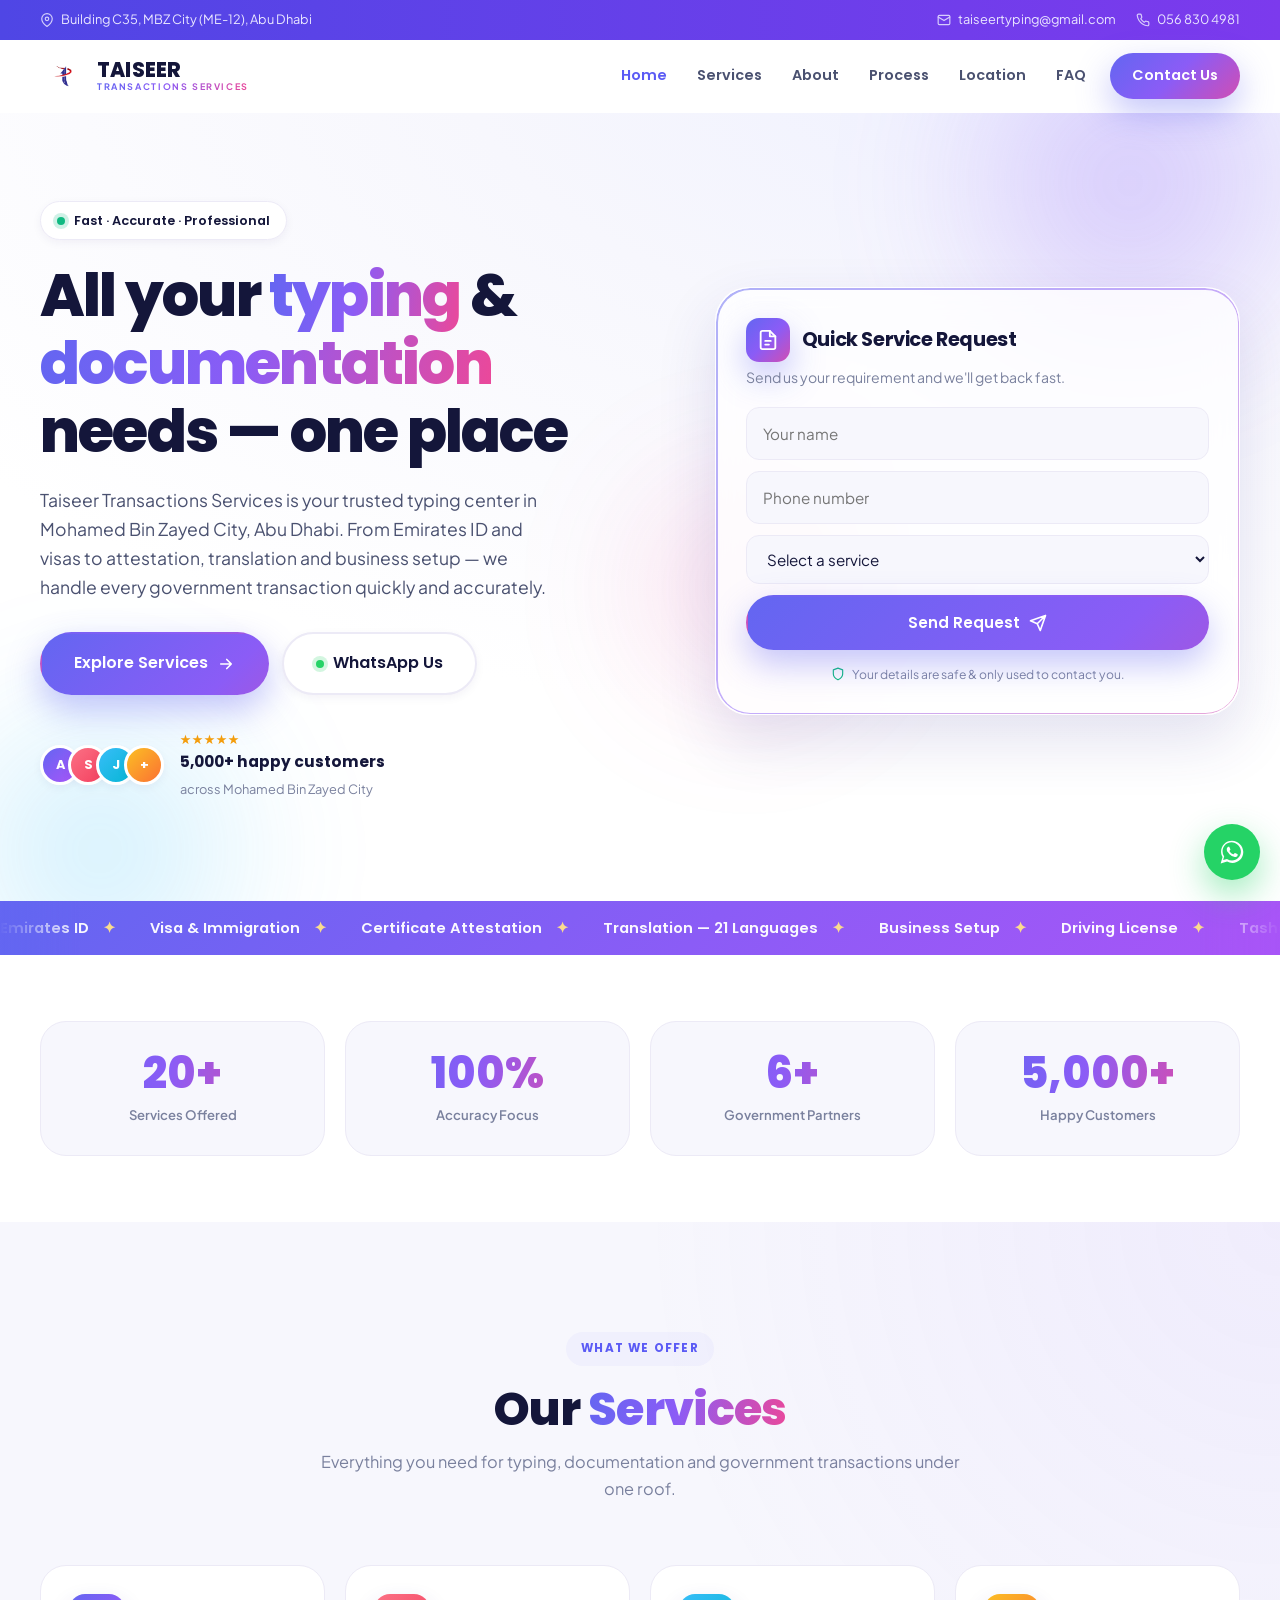
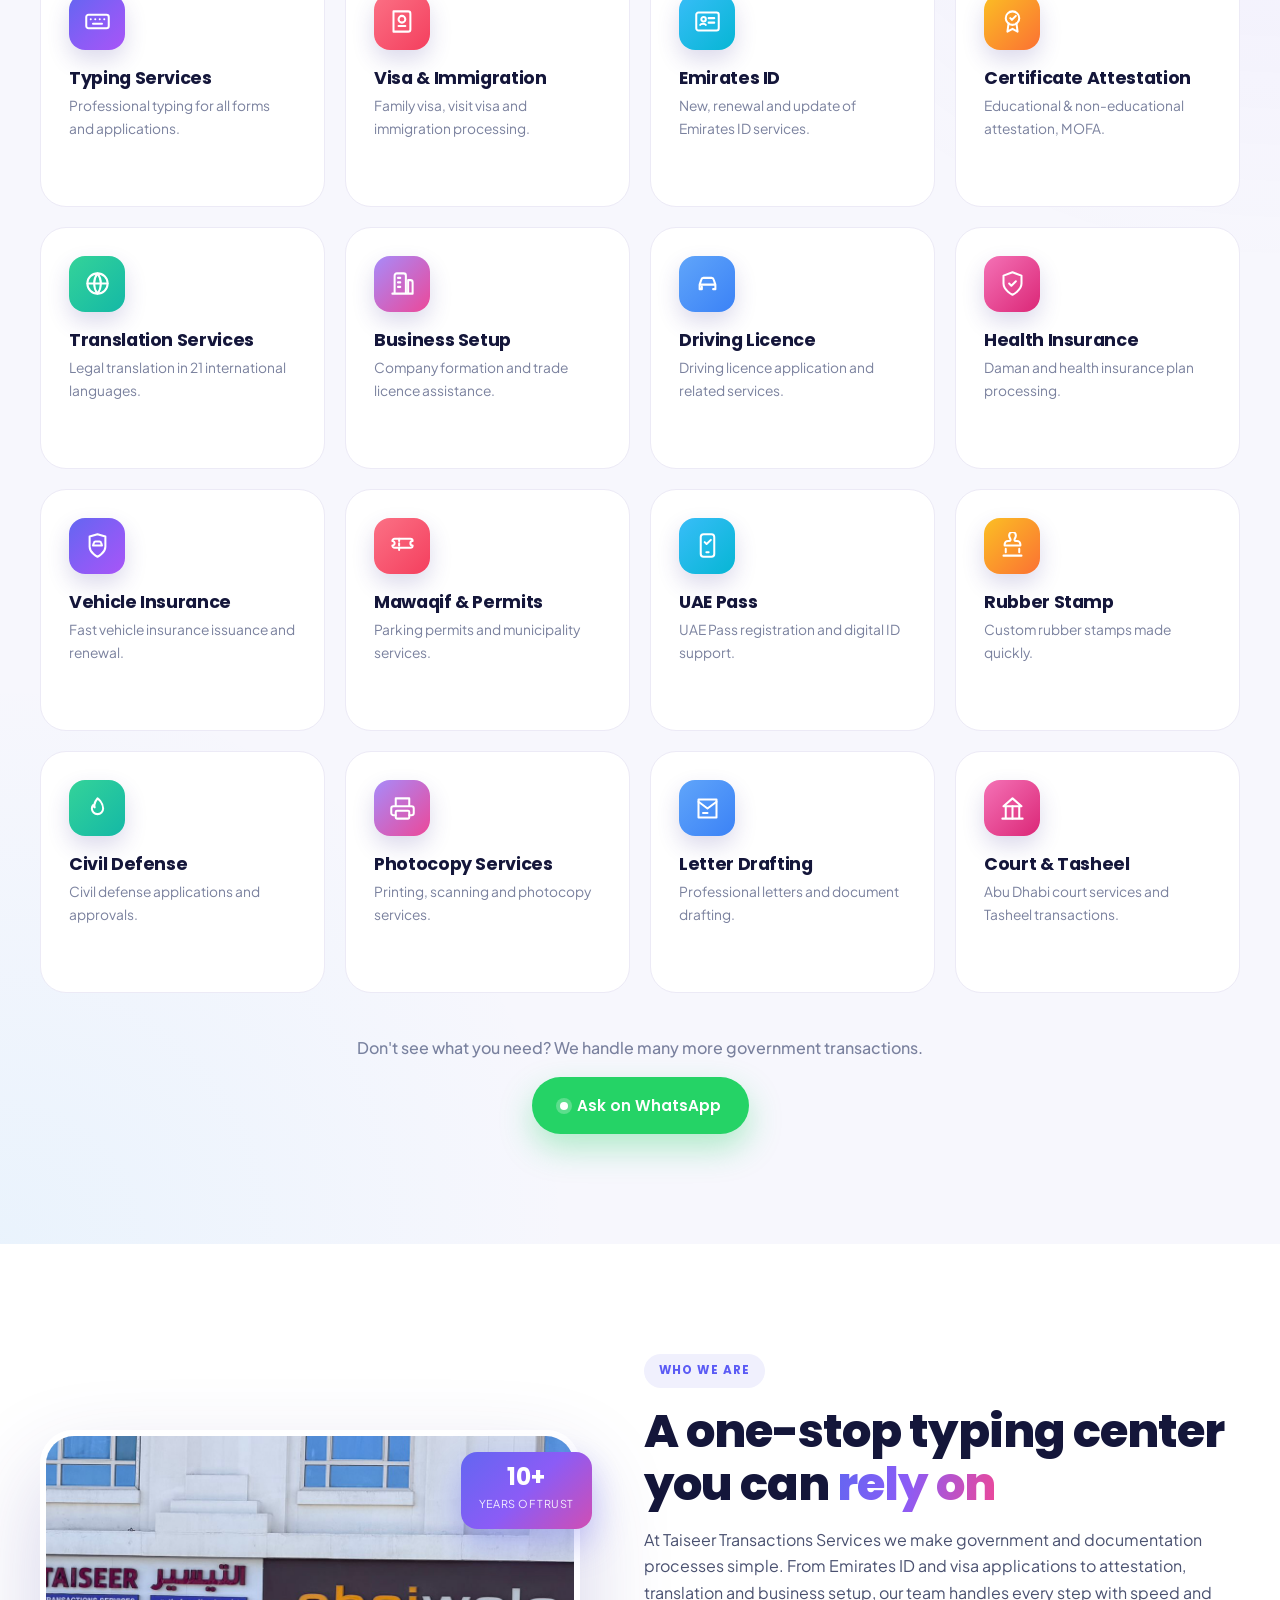
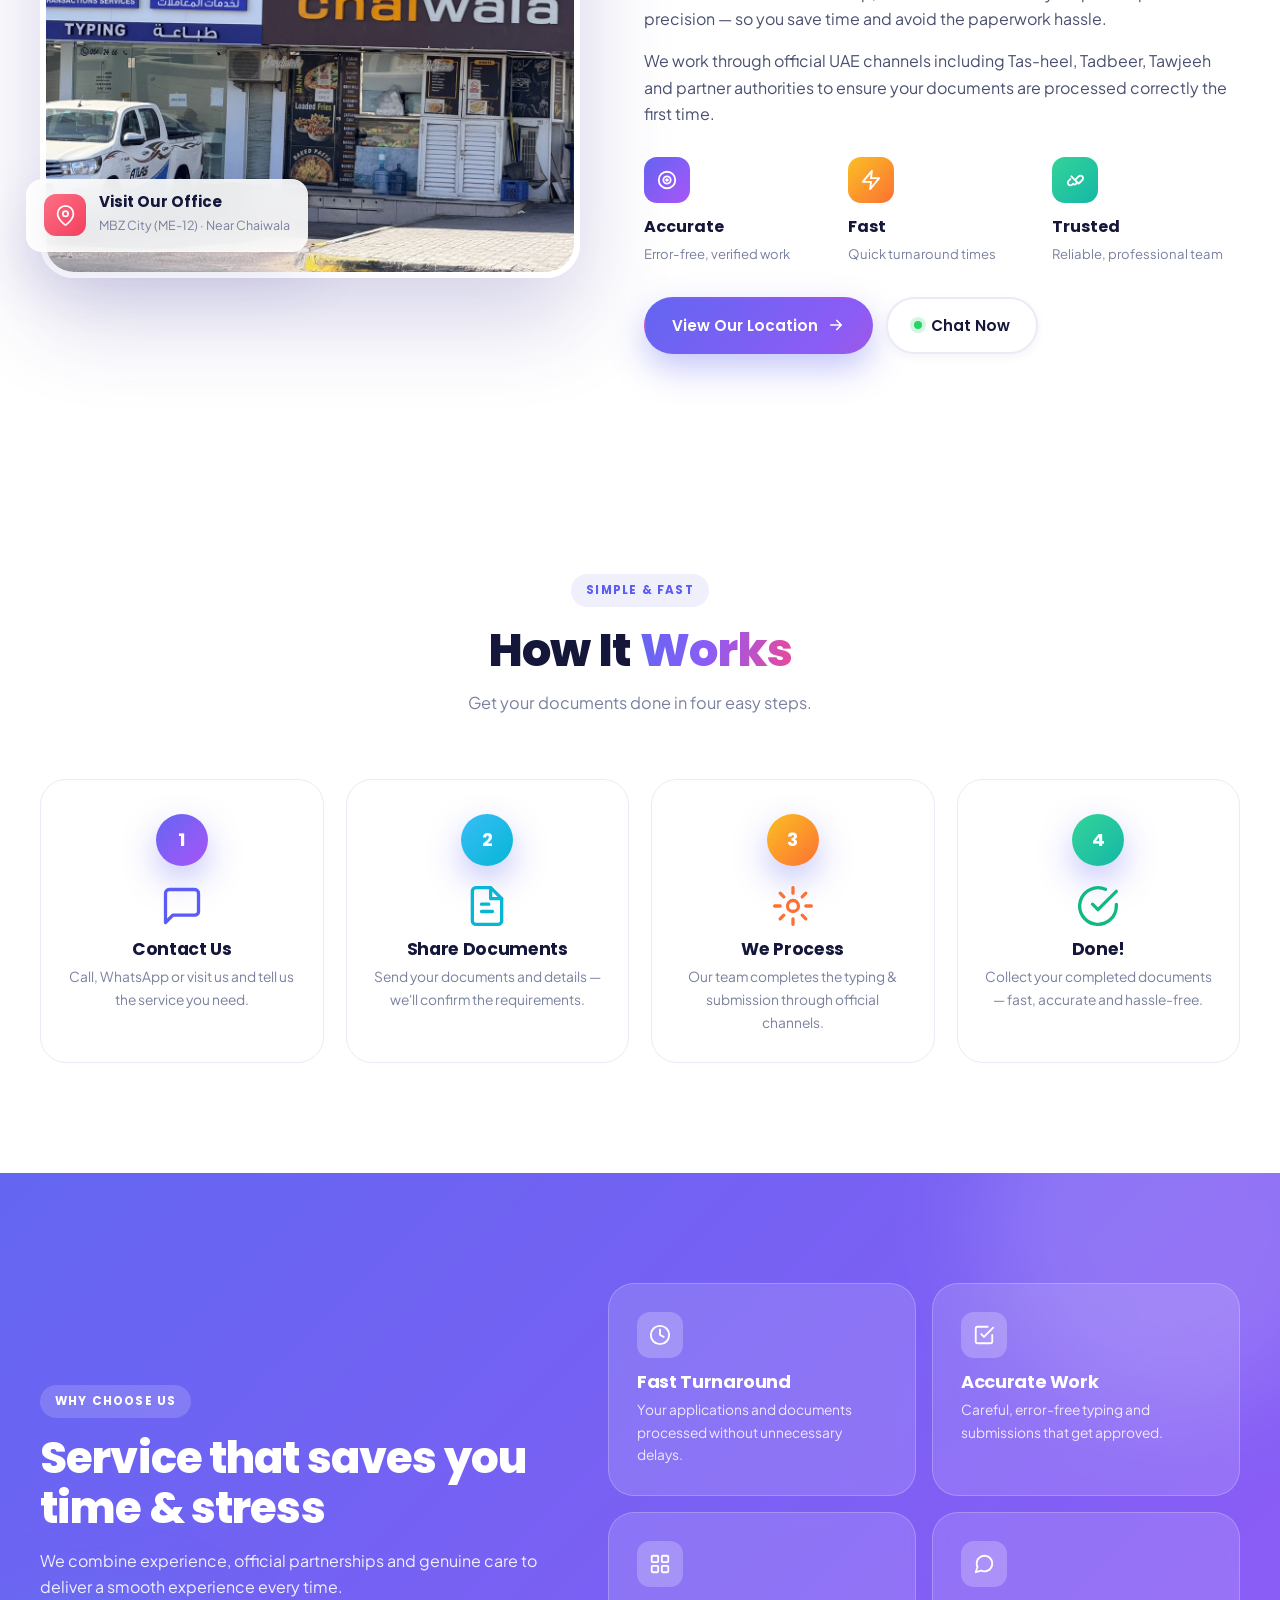
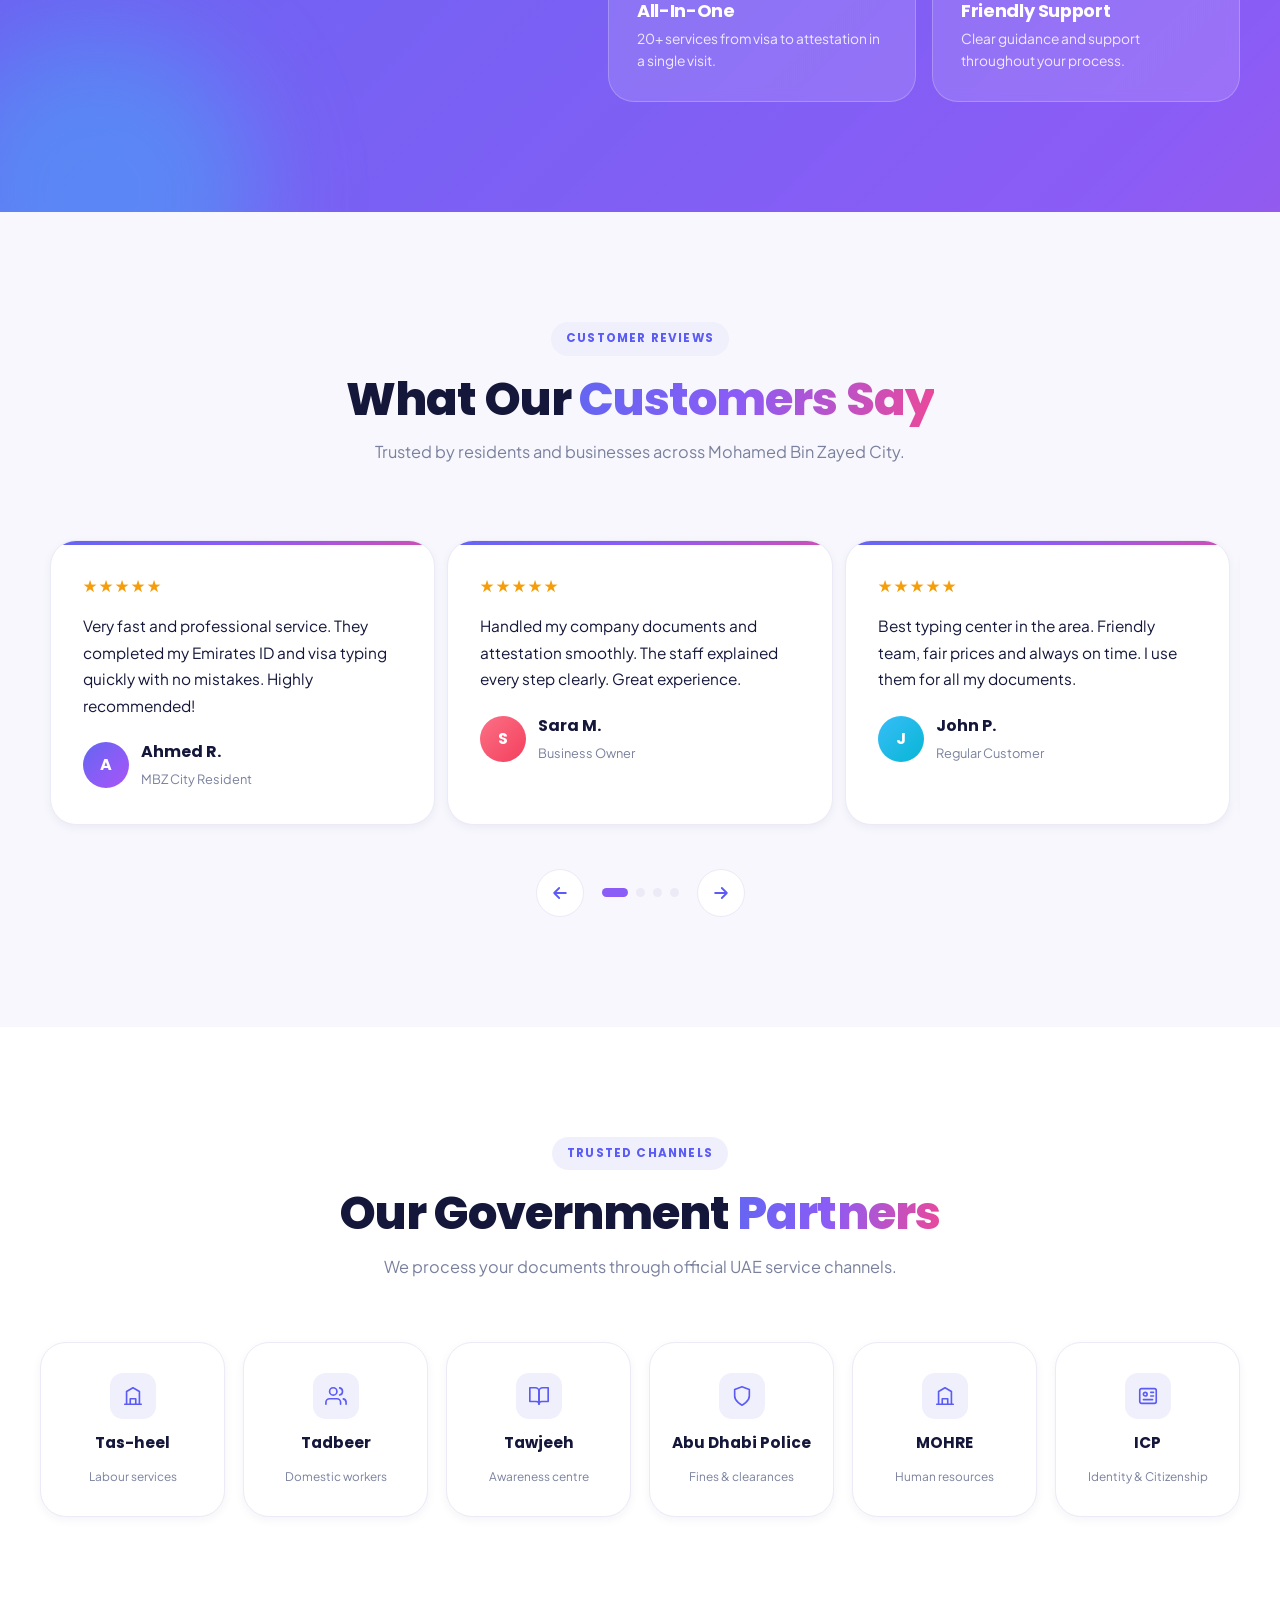
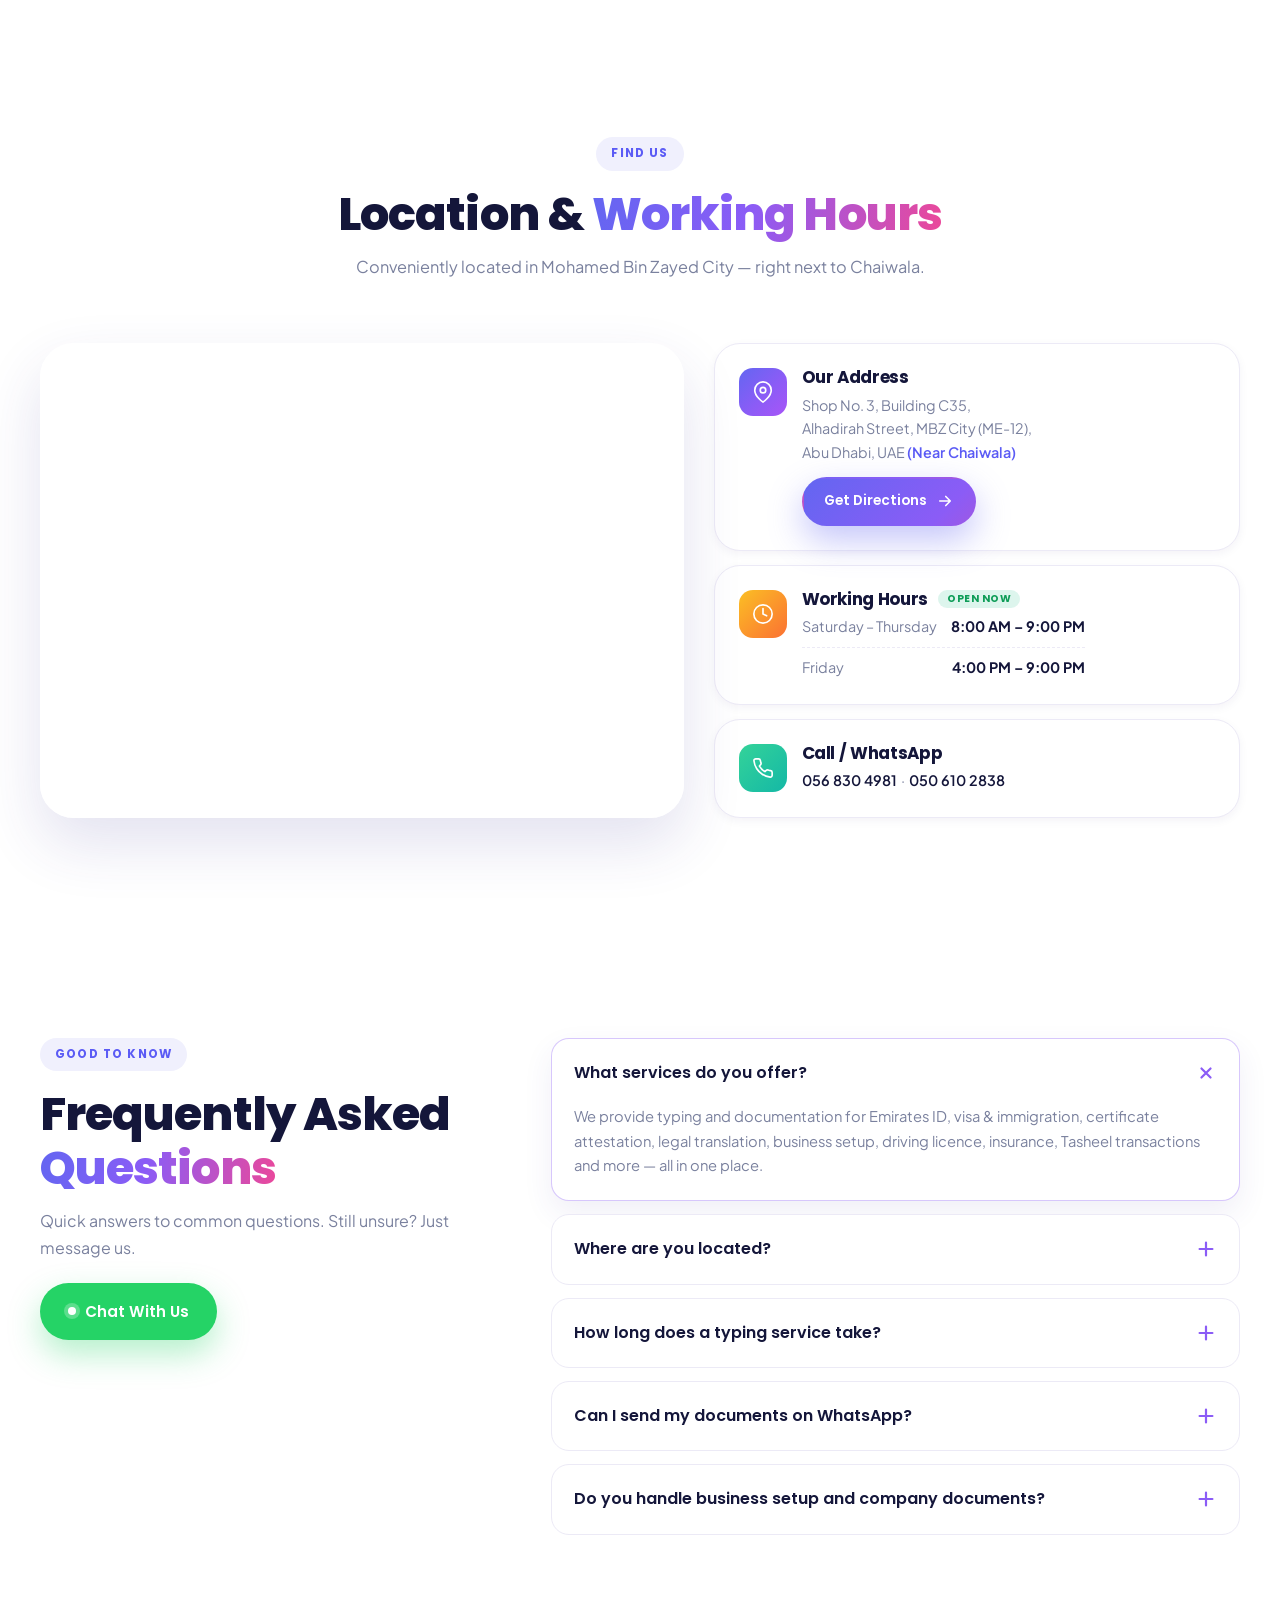
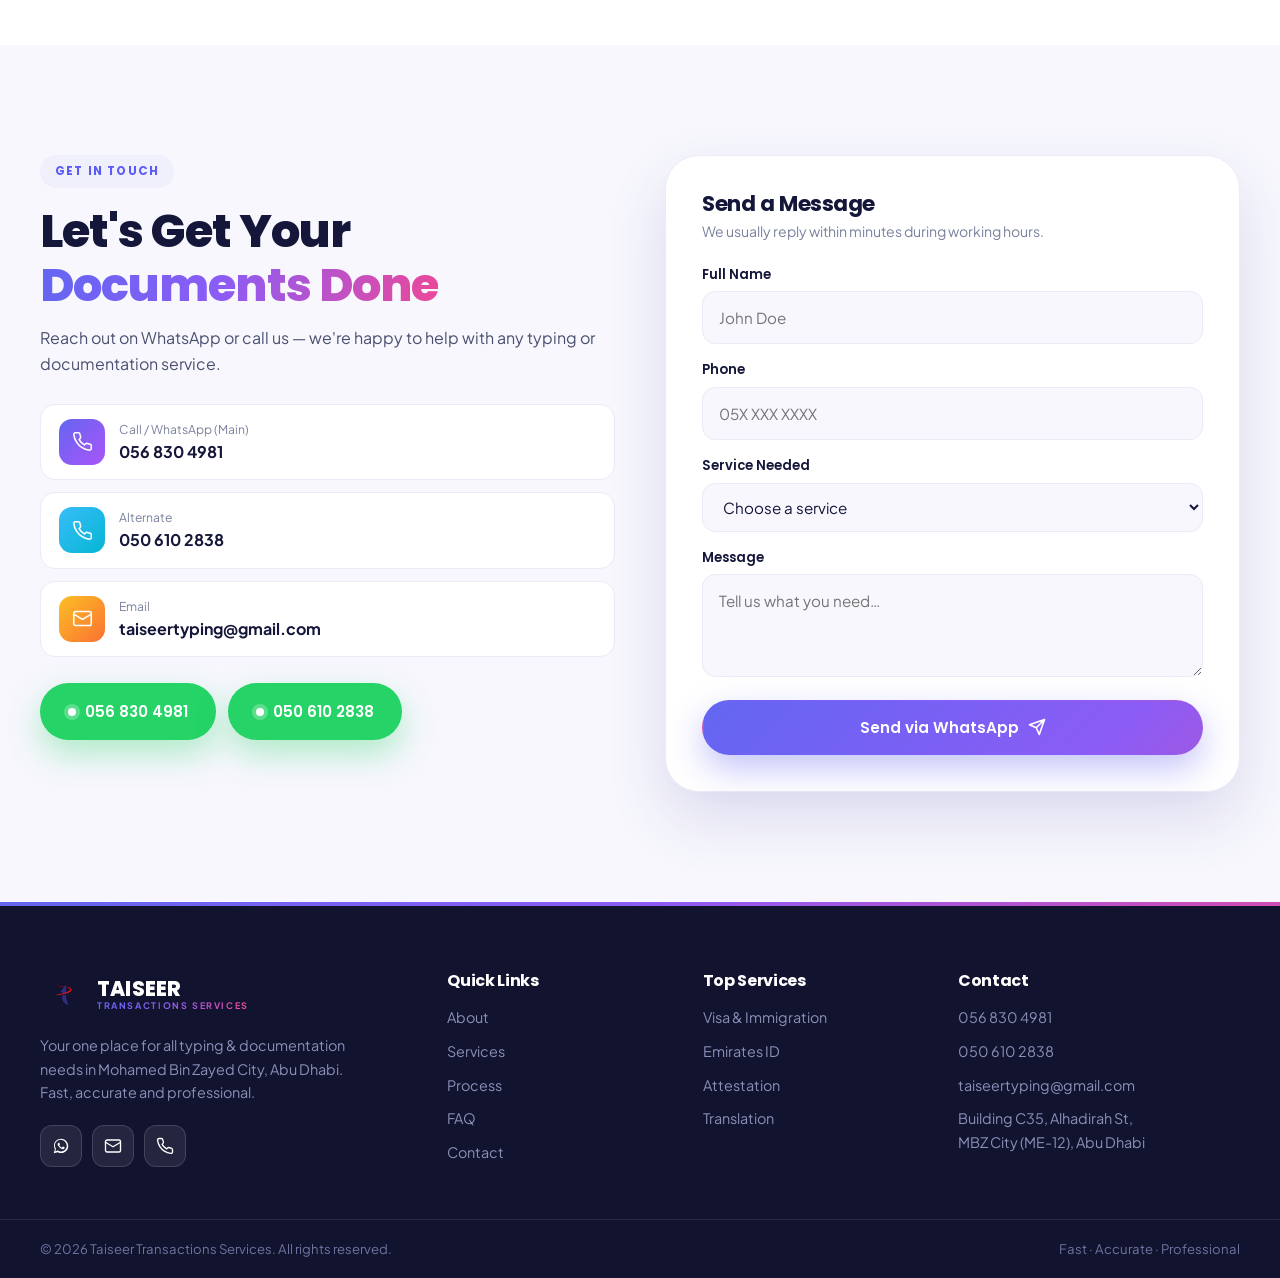
<file: design-alternatives/premium.html>
<!DOCTYPE html>
<html lang="en">
<head>
  <meta charset="UTF-8" />
  <meta name="viewport" content="width=device-width, initial-scale=1.0" />
  <title>Taiseer Transactions Services | Typing &amp; Documentation Center in Abu Dhabi (MBZ City)</title>
  <meta name="description" content="Taiseer Transactions Services — a professional typing &amp; documentation center in Mohamed Bin Zayed City, Abu Dhabi. Emirates ID, visa &amp; immigration, attestation, translation, business setup and government transactions. Fast, accurate &amp; reliable." />
  <meta name="keywords" content="typing center Abu Dhabi, Taiseer Transactions Services, Mohamed Bin Zayed City typing, Emirates ID, visa services, attestation, translation, Tasheel, business setup UAE" />
  <meta name="theme-color" content="#6366f1" />
  <link rel="canonical" href="https://taiseertyping.com/" />

  <!-- Search engine directives (site fully open / indexable) -->
  <meta name="robots" content="index, follow, max-image-preview:large, max-snippet:-1, max-video-preview:-1" />
  <meta name="googlebot" content="index, follow" />
  <meta name="author" content="Taiseer Transactions Services" />
  <meta name="publisher" content="Taiseer Transactions Services" />
  <meta name="rating" content="general" />
  <meta name="language" content="English" />

  <!-- Geo / Local SEO -->
  <meta name="geo.region" content="AE-AZ" />
  <meta name="geo.placename" content="Mohamed Bin Zayed City, Abu Dhabi" />
  <meta name="geo.position" content="24.3499;54.5486" />
  <meta name="ICBM" content="24.3499, 54.5486" />

  <!-- Open Graph: Facebook, WhatsApp, LinkedIn, Instagram DM/Story link previews -->
  <meta property="og:type" content="business.business" />
  <meta property="og:site_name" content="Taiseer Transactions Services" />
  <meta property="og:url" content="https://taiseertyping.com/" />
  <meta property="og:title" content="Taiseer Transactions Services — Typing &amp; Documentation in Abu Dhabi" />
  <meta property="og:description" content="Your one place for all typing &amp; documentation needs in Mohamed Bin Zayed City, Abu Dhabi. Emirates ID, visa, attestation, translation &amp; business setup — fast, accurate and professional." />
  <meta property="og:locale" content="en_AE" />
  <meta property="og:image" content="https://taiseertyping.com/assets/shop.png" />
  <meta property="og:image:secure_url" content="https://taiseertyping.com/assets/shop.png" />
  <meta property="og:image:type" content="image/png" />
  <meta property="og:image:width" content="1600" />
  <meta property="og:image:height" content="900" />
  <meta property="og:image:alt" content="Taiseer Transactions Services — typing &amp; documentation center in Mohamed Bin Zayed City, Abu Dhabi" />

  <!-- Twitter / X Card -->
  <meta name="twitter:card" content="summary_large_image" />
  <meta name="twitter:title" content="Taiseer Transactions Services — Typing &amp; Documentation in Abu Dhabi" />
  <meta name="twitter:description" content="Your one place for all typing &amp; documentation needs in Mohamed Bin Zayed City, Abu Dhabi. Fast, accurate and professional." />
  <meta name="twitter:image" content="https://taiseertyping.com/assets/shop.png" />
  <meta name="twitter:image:alt" content="Taiseer Transactions Services — typing &amp; documentation center in Abu Dhabi" />

  <!-- Business contact data (rich messaging previews) -->
  <meta property="business:contact_data:street_address" content="Shop No. 3, Building C35, Alhadirah Street" />
  <meta property="business:contact_data:locality" content="Mohamed Bin Zayed City, Abu Dhabi" />
  <meta property="business:contact_data:region" content="Abu Dhabi" />
  <meta property="business:contact_data:country_name" content="United Arab Emirates" />
  <meta property="business:contact_data:phone_number" content="+971568304981" />
  <meta property="business:contact_data:website" content="https://taiseertyping.com/" />

  <link rel="icon" type="image/png" href="../assets/logo.png" />
  <link rel="apple-touch-icon" href="../assets/logo.png" />
  <link rel="manifest" href="../site.webmanifest" />
  <link rel="preconnect" href="https://fonts.googleapis.com" />
  <link rel="preconnect" href="https://fonts.gstatic.com" crossorigin />
  <link href="https://fonts.googleapis.com/css2?family=Plus+Jakarta+Sans:wght@400;500;600;700;800&family=Poppins:wght@500;600;700;800&display=swap" rel="stylesheet" />
  <link rel="stylesheet" href="../css/premium.css" />

  <script type="application/ld+json">
  {
    "@context": "https://schema.org",
    "@type": "LocalBusiness",
    "@id": "https://taiseertyping.com/#business",
    "name": "Taiseer Transactions Services",
    "alternateName": "Taiseer Typing",
    "description": "Typing and documentation center offering Emirates ID, visa & immigration, attestation, translation, business setup and government transactions in Abu Dhabi.",
    "image": "https://taiseertyping.com/assets/shop.png",
    "logo": "https://taiseertyping.com/assets/logo.png",
    "telephone": "+971568304981",
    "email": "taiseertyping@gmail.com",
    "url": "https://taiseertyping.com/",
    "hasMap": "https://www.google.com/maps/search/?api=1&query=Taiseer+Transactions+Services+Mohamed+Bin+Zayed+City+Abu+Dhabi",
    "currenciesAccepted": "AED",
    "paymentAccepted": "Cash, Card",
    "address": {
      "@type": "PostalAddress",
      "streetAddress": "Shop No. 3, Building C35, Alhadirah Street",
      "addressLocality": "Mohamed Bin Zayed City (ME-12)",
      "addressRegion": "Abu Dhabi",
      "addressCountry": "AE"
    },
    "geo": {
      "@type": "GeoCoordinates",
      "latitude": 24.3499,
      "longitude": 54.5486
    },
    "areaServed": "Abu Dhabi, United Arab Emirates",
    "openingHoursSpecification": [
      { "@type": "OpeningHoursSpecification", "dayOfWeek": ["Saturday","Sunday","Monday","Tuesday","Wednesday","Thursday"], "opens": "08:00", "closes": "21:00" },
      { "@type": "OpeningHoursSpecification", "dayOfWeek": "Friday", "opens": "16:00", "closes": "21:00" }
    ],
    "priceRange": "$$"
  }
  </script>
</head>
<body>
  <div class="progress" id="progress" aria-hidden="true"></div>

  <!-- Top bar -->
  <div class="topbar">
    <div class="container topbar__inner">
      <span class="topbar__item topbar__item--addr">
        <svg viewBox="0 0 24 24" fill="none" stroke="currentColor" stroke-width="2" stroke-linecap="round" stroke-linejoin="round"><path d="M21 10c0 7-9 13-9 13s-9-6-9-13a9 9 0 0 1 18 0Z"/><circle cx="12" cy="10" r="3"/></svg>
        Building C35, MBZ City (ME-12), Abu Dhabi
      </span>
      <div class="topbar__right">
        <a href="mailto:taiseertyping@gmail.com" class="topbar__item">
          <svg viewBox="0 0 24 24" fill="none" stroke="currentColor" stroke-width="2" stroke-linecap="round" stroke-linejoin="round"><rect x="2" y="4" width="20" height="16" rx="2"/><path d="m22 7-10 6L2 7"/></svg>
          taiseertyping@gmail.com
        </a>
        <a href="tel:+971568304981" class="topbar__item">
          <svg viewBox="0 0 24 24" fill="none" stroke="currentColor" stroke-width="2" stroke-linecap="round" stroke-linejoin="round"><path d="M22 16.9v3a2 2 0 0 1-2.2 2 19.8 19.8 0 0 1-8.6-3.1 19.5 19.5 0 0 1-6-6 19.8 19.8 0 0 1-3.1-8.7A2 2 0 0 1 4.1 2h3a2 2 0 0 1 2 1.7c.1.9.4 1.8.7 2.7a2 2 0 0 1-.5 2.1L8.1 9.9a16 16 0 0 0 6 6l1.4-1.2a2 2 0 0 1 2.1-.5c.9.3 1.8.6 2.7.7a2 2 0 0 1 1.7 2Z"/></svg>
          056 830 4981
        </a>
      </div>
    </div>
  </div>

  <!-- Header -->
  <header class="header" id="header">
    <div class="container header__inner">
      <a href="#home" class="brand" aria-label="Taiseer Transactions Services home">
        <img src="../assets/logo.png" alt="Taiseer Transactions Services logo" class="brand__logo" />
        <span class="brand__text">
          <strong>TAISEER</strong>
          <small>TRANSACTIONS SERVICES</small>
        </span>
      </a>
      <nav class="nav" id="nav">
        <a href="#home" class="nav__link">Home</a>
        <a href="#services" class="nav__link">Services</a>
        <a href="#about" class="nav__link">About</a>
        <a href="#process" class="nav__link">Process</a>
        <a href="#location" class="nav__link">Location</a>
        <a href="#faq" class="nav__link">FAQ</a>
        <a href="#contact" class="nav__link nav__cta">Contact Us</a>
      </nav>
      <button class="nav__toggle" id="navToggle" aria-label="Open menu" aria-expanded="false">
        <span></span><span></span><span></span>
      </button>
    </div>
  </header>

  <!-- Hero -->
  <section class="hero" id="home">
    <div class="hero__mesh" aria-hidden="true">
      <span class="blob blob--1"></span>
      <span class="blob blob--2"></span>
      <span class="blob blob--3"></span>
    </div>
    <div class="container hero__inner">
      <div class="hero__content reveal">
        <span class="badge"><span class="badge__pip"></span> Fast · Accurate · Professional</span>
        <h1 class="hero__title">All your <span class="gt">typing</span> &amp; <span class="gt">documentation</span> needs — one place</h1>
        <p class="hero__text">
          Taiseer Transactions Services is your trusted typing center in Mohamed Bin Zayed City, Abu Dhabi.
          From Emirates ID and visas to attestation, translation and business setup — we handle every
          government transaction quickly and accurately.
        </p>
        <div class="hero__actions">
          <a href="#services" class="btn btn--primary btn--lg">
            Explore Services
            <svg viewBox="0 0 24 24" fill="none" stroke="currentColor" stroke-width="2.2" stroke-linecap="round" stroke-linejoin="round"><path d="M5 12h14M13 6l6 6-6 6"/></svg>
          </a>
          <a href="https://wa.me/971568304981" target="_blank" rel="noopener" class="btn btn--ghost btn--lg">
            <span class="wa-dot"></span> WhatsApp Us
          </a>
        </div>
        <div class="hero__trust">
          <div class="hero__avatars" aria-hidden="true"><span>A</span><span>S</span><span>J</span><span>+</span></div>
          <div class="hero__trust-text">
            <div class="hero__stars">★★★★★</div>
            <strong>5,000+ happy customers</strong>
            <small>across Mohamed Bin Zayed City</small>
          </div>
        </div>
      </div>

      <div class="hero__card reveal" data-delay="1">
        <div class="quick-card">
          <div class="quick-card__head">
            <span class="quick-card__ico">
              <svg viewBox="0 0 24 24" fill="none" stroke="currentColor" stroke-width="2" stroke-linecap="round" stroke-linejoin="round"><path d="M14 2H6a2 2 0 0 0-2 2v16a2 2 0 0 0 2 2h12a2 2 0 0 0 2-2V8z"/><path d="M14 2v6h6M9 13h6M9 17h4"/></svg>
            </span>
            <h3>Quick Service Request</h3>
          </div>
          <p>Send us your requirement and we'll get back fast.</p>
          <form id="quickForm" class="quick-form" novalidate>
            <input type="text" name="name" placeholder="Your name" required />
            <input type="tel" name="phone" placeholder="Phone number" required />
            <select name="service" required>
              <option value="" disabled selected>Select a service</option>
              <option>Typing Services</option>
              <option>Visa &amp; Immigration</option>
              <option>Emirates ID</option>
              <option>Attestation</option>
              <option>Translation</option>
              <option>Business Setup</option>
              <option>Other</option>
            </select>
            <button type="submit" class="btn btn--primary btn--block">
              Send Request
              <svg viewBox="0 0 24 24" fill="none" stroke="currentColor" stroke-width="2.2" stroke-linecap="round" stroke-linejoin="round"><path d="M22 2 11 13M22 2l-7 20-4-9-9-4Z"/></svg>
            </button>
            <p class="quick-form__note" id="formNote" hidden>✓ Opening WhatsApp with your details…</p>
          </form>
          <div class="quick-card__foot">
            <svg viewBox="0 0 24 24" fill="none" stroke="currentColor" stroke-width="2" stroke-linecap="round" stroke-linejoin="round"><path d="M12 22s8-4 8-10V5l-8-3-8 3v7c0 6 8 10 8 10Z"/></svg>
            Your details are safe &amp; only used to contact you.
          </div>
        </div>
      </div>
    </div>
  </section>

  <!-- Marquee -->
  <div class="strip" aria-hidden="true">
    <div class="strip__track">
      <span>Emirates ID <b class="star">✦</b></span>
      <span>Visa &amp; Immigration <b class="star">✦</b></span>
      <span>Certificate Attestation <b class="star">✦</b></span>
      <span>Translation — 21 Languages <b class="star">✦</b></span>
      <span>Business Setup <b class="star">✦</b></span>
      <span>Driving License <b class="star">✦</b></span>
      <span>Tasheel &amp; MOHRE <b class="star">✦</b></span>
      <span>Emirates ID <b class="star">✦</b></span>
      <span>Visa &amp; Immigration <b class="star">✦</b></span>
      <span>Certificate Attestation <b class="star">✦</b></span>
      <span>Translation — 21 Languages <b class="star">✦</b></span>
      <span>Business Setup <b class="star">✦</b></span>
      <span>Driving License <b class="star">✦</b></span>
      <span>Tasheel &amp; MOHRE <b class="star">✦</b></span>
    </div>
  </div>

  <!-- Stats -->
  <section class="stats">
    <div class="container stats__grid">
      <div class="stat-card reveal"><strong data-count="20" data-suffix="+">0</strong><span>Services Offered</span></div>
      <div class="stat-card reveal" data-delay="1"><strong data-count="100" data-suffix="%">0</strong><span>Accuracy Focus</span></div>
      <div class="stat-card reveal" data-delay="2"><strong data-count="6" data-suffix="+">0</strong><span>Government Partners</span></div>
      <div class="stat-card reveal" data-delay="3"><strong data-count="5000" data-suffix="+">0</strong><span>Happy Customers</span></div>
    </div>
  </section>

  <!-- Services -->
  <section class="services section" id="services">
    <div class="container">
      <div class="section__head reveal">
        <span class="eyebrow">What We Offer</span>
        <h2 class="section__title">Our <span class="gt">Services</span></h2>
        <p class="section__sub">Everything you need for typing, documentation and government transactions under one roof.</p>
      </div>
      <div class="services__grid" id="servicesGrid"><!-- injected by JS --></div>
      <div class="services__cta reveal">
        <p>Don't see what you need? We handle many more government transactions.</p>
        <a href="https://wa.me/971568304981" target="_blank" rel="noopener" class="btn btn--wa"><span class="wa-dot"></span> Ask on WhatsApp</a>
      </div>
    </div>
  </section>

  <!-- About -->
  <section class="about section" id="about">
    <div class="container about__inner">
      <div class="about__media reveal">
        <div class="about__frame">
          <img src="../assets/shop.png" alt="Taiseer Transactions Services shop front in Mohamed Bin Zayed City, next to Chaiwala" loading="lazy" />
        </div>
        <div class="about__float"><strong>10+</strong><small>YEARS OF TRUST</small></div>
        <div class="about__badge">
          <span class="about__badge-ico"><svg viewBox="0 0 24 24" fill="none" stroke="currentColor" stroke-width="2" stroke-linecap="round" stroke-linejoin="round"><path d="M21 10c0 7-9 13-9 13s-9-6-9-13a9 9 0 0 1 18 0Z"/><circle cx="12" cy="10" r="3"/></svg></span>
          <div><strong>Visit Our Office</strong><small>MBZ City (ME-12) · Near Chaiwala</small></div>
        </div>
      </div>
      <div class="about__content reveal" data-delay="1">
        <span class="eyebrow">Who We Are</span>
        <h2 class="section__title">A one-stop typing center you can <span class="gt">rely on</span></h2>
        <p>At Taiseer Transactions Services we make government and documentation processes simple. From Emirates ID and visa applications to attestation, translation and business setup, our team handles every step with speed and precision — so you save time and avoid the paperwork hassle.</p>
        <p>We work through official UAE channels including Tas-heel, Tadbeer, Tawjeeh and partner authorities to ensure your documents are processed correctly the first time.</p>
        <div class="about__features">
          <div class="feature">
            <span class="feature__icon"><svg viewBox="0 0 24 24" fill="none" stroke="currentColor" stroke-width="2" stroke-linecap="round" stroke-linejoin="round"><circle cx="12" cy="12" r="9"/><circle cx="12" cy="12" r="4"/><circle cx="12" cy="12" r="1" fill="currentColor"/></svg></span>
            <div><strong>Accurate</strong><p>Error-free, verified work</p></div>
          </div>
          <div class="feature">
            <span class="feature__icon"><svg viewBox="0 0 24 24" fill="none" stroke="currentColor" stroke-width="2" stroke-linecap="round" stroke-linejoin="round"><path d="M13 2 3 14h9l-1 8 10-12h-9l1-8Z"/></svg></span>
            <div><strong>Fast</strong><p>Quick turnaround times</p></div>
          </div>
          <div class="feature">
            <span class="feature__icon"><svg viewBox="0 0 24 24" fill="none" stroke="currentColor" stroke-width="2" stroke-linecap="round" stroke-linejoin="round"><path d="M11 17a3 3 0 0 0 3-3M7 11l-2 2a2.8 2.8 0 0 0 4 4l1-1M13 11l3-3a2.8 2.8 0 0 1 4 4l-3 3"/><path d="m8 8 8 8"/></svg></span>
            <div><strong>Trusted</strong><p>Reliable, professional team</p></div>
          </div>
        </div>
        <div class="about__cta">
          <a href="#location" class="btn btn--primary">
            View Our Location
            <svg viewBox="0 0 24 24" fill="none" stroke="currentColor" stroke-width="2.2" stroke-linecap="round" stroke-linejoin="round"><path d="M5 12h14M13 6l6 6-6 6"/></svg>
          </a>
          <a href="https://wa.me/971568304981" target="_blank" rel="noopener" class="btn btn--ghost"><span class="wa-dot"></span> Chat Now</a>
        </div>
      </div>
    </div>
  </section>

  <!-- Process -->
  <section class="process section" id="process">
    <div class="container">
      <div class="section__head reveal">
        <span class="eyebrow">Simple &amp; Fast</span>
        <h2 class="section__title">How It <span class="gt">Works</span></h2>
        <p class="section__sub">Get your documents done in four easy steps.</p>
      </div>
      <div class="process__grid">
        <div class="pstep reveal">
          <span class="pstep__num">1</span>
          <span class="pstep__ico"><svg viewBox="0 0 24 24" fill="none" stroke="currentColor" stroke-width="1.8" stroke-linecap="round" stroke-linejoin="round"><path d="M21 15a2 2 0 0 1-2 2H7l-4 4V5a2 2 0 0 1 2-2h14a2 2 0 0 1 2 2Z"/></svg></span>
          <h4>Contact Us</h4><p>Call, WhatsApp or visit us and tell us the service you need.</p>
        </div>
        <div class="pstep reveal" data-delay="1">
          <span class="pstep__num">2</span>
          <span class="pstep__ico"><svg viewBox="0 0 24 24" fill="none" stroke="currentColor" stroke-width="1.8" stroke-linecap="round" stroke-linejoin="round"><path d="M14 2H6a2 2 0 0 0-2 2v16a2 2 0 0 0 2 2h12a2 2 0 0 0 2-2V8z"/><path d="M14 2v6h6M9 15h6M9 11h4"/></svg></span>
          <h4>Share Documents</h4><p>Send your documents and details — we'll confirm the requirements.</p>
        </div>
        <div class="pstep reveal" data-delay="2">
          <span class="pstep__num">3</span>
          <span class="pstep__ico"><svg viewBox="0 0 24 24" fill="none" stroke="currentColor" stroke-width="1.8" stroke-linecap="round" stroke-linejoin="round"><circle cx="12" cy="12" r="3"/><path d="M12 2v3M12 19v3M2 12h3M19 12h3M5 5l2 2M17 17l2 2M19 5l-2 2M7 17l-2 2"/></svg></span>
          <h4>We Process</h4><p>Our team completes the typing &amp; submission through official channels.</p>
        </div>
        <div class="pstep reveal" data-delay="3">
          <span class="pstep__num">4</span>
          <span class="pstep__ico"><svg viewBox="0 0 24 24" fill="none" stroke="currentColor" stroke-width="1.8" stroke-linecap="round" stroke-linejoin="round"><path d="M22 11.1V12a10 10 0 1 1-5.9-9.1"/><path d="M22 4 12 14.01l-3-3"/></svg></span>
          <h4>Done!</h4><p>Collect your completed documents — fast, accurate and hassle-free.</p>
        </div>
      </div>
    </div>
  </section>

  <!-- Why -->
  <section class="why section" id="why">
    <div class="container why__inner">
      <div class="why__content reveal">
        <span class="eyebrow eyebrow--light">Why Choose Us</span>
        <h2 class="why__title">Service that saves you time &amp; stress</h2>
        <p class="why__lead">We combine experience, official partnerships and genuine care to deliver a smooth experience every time.</p>
      </div>
      <div class="why__grid">
        <div class="why__item reveal">
          <span class="why__ico"><svg viewBox="0 0 24 24" fill="none" stroke="currentColor" stroke-width="2" stroke-linecap="round" stroke-linejoin="round"><circle cx="12" cy="12" r="10"/><path d="M12 6v6l4 2"/></svg></span>
          <h4>Fast Turnaround</h4><p>Your applications and documents processed without unnecessary delays.</p>
        </div>
        <div class="why__item reveal" data-delay="1">
          <span class="why__ico"><svg viewBox="0 0 24 24" fill="none" stroke="currentColor" stroke-width="2" stroke-linecap="round" stroke-linejoin="round"><path d="m9 11 3 3L22 4"/><path d="M21 12v7a2 2 0 0 1-2 2H5a2 2 0 0 1-2-2V5a2 2 0 0 1 2-2h11"/></svg></span>
          <h4>Accurate Work</h4><p>Careful, error-free typing and submissions that get approved.</p>
        </div>
        <div class="why__item reveal" data-delay="2">
          <span class="why__ico"><svg viewBox="0 0 24 24" fill="none" stroke="currentColor" stroke-width="2" stroke-linecap="round" stroke-linejoin="round"><rect x="3" y="3" width="7" height="7" rx="1"/><rect x="14" y="3" width="7" height="7" rx="1"/><rect x="3" y="14" width="7" height="7" rx="1"/><rect x="14" y="14" width="7" height="7" rx="1"/></svg></span>
          <h4>All-In-One</h4><p>20+ services from visa to attestation in a single visit.</p>
        </div>
        <div class="why__item reveal" data-delay="3">
          <span class="why__ico"><svg viewBox="0 0 24 24" fill="none" stroke="currentColor" stroke-width="2" stroke-linecap="round" stroke-linejoin="round"><path d="M21 11.5a8.4 8.4 0 0 1-.9 3.8 8.5 8.5 0 0 1-7.6 4.7 8.4 8.4 0 0 1-3.8-.9L3 21l1.9-5.7a8.4 8.4 0 0 1-.9-3.8 8.5 8.5 0 0 1 4.7-7.6 8.4 8.4 0 0 1 3.8-.9h.5a8.5 8.5 0 0 1 8 8v.5Z"/></svg></span>
          <h4>Friendly Support</h4><p>Clear guidance and support throughout your process.</p>
        </div>
      </div>
    </div>
  </section>

  <!-- Reviews -->
  <section class="reviews section" id="reviews">
    <div class="container">
      <div class="section__head reveal">
        <span class="eyebrow">Customer Reviews</span>
        <h2 class="section__title">What Our <span class="gt">Customers Say</span></h2>
        <p class="section__sub">Trusted by residents and businesses across Mohamed Bin Zayed City.</p>
      </div>
      <div class="reviews__viewport reveal">
        <div class="reviews__track" id="reviewsTrack">
          <figure class="review"><div class="review__inner">
            <div class="review__stars">★★★★★</div>
            <blockquote>Very fast and professional service. They completed my Emirates ID and visa typing quickly with no mistakes. Highly recommended!</blockquote>
            <figcaption><span class="review__avatar">A</span><div><strong>Ahmed R.</strong><small>MBZ City Resident</small></div></figcaption>
          </div></figure>
          <figure class="review"><div class="review__inner">
            <div class="review__stars">★★★★★</div>
            <blockquote>Handled my company documents and attestation smoothly. The staff explained every step clearly. Great experience.</blockquote>
            <figcaption><span class="review__avatar">S</span><div><strong>Sara M.</strong><small>Business Owner</small></div></figcaption>
          </div></figure>
          <figure class="review"><div class="review__inner">
            <div class="review__stars">★★★★★</div>
            <blockquote>Best typing center in the area. Friendly team, fair prices and always on time. I use them for all my documents.</blockquote>
            <figcaption><span class="review__avatar">J</span><div><strong>John P.</strong><small>Regular Customer</small></div></figcaption>
          </div></figure>
          <figure class="review"><div class="review__inner">
            <div class="review__stars">★★★★★</div>
            <blockquote>Got my family visa done without any stress. They kept me updated at every stage. Truly reliable people.</blockquote>
            <figcaption><span class="review__avatar">M</span><div><strong>Mariam K.</strong><small>MBZ City Resident</small></div></figcaption>
          </div></figure>
          <figure class="review"><div class="review__inner">
            <div class="review__stars">★★★★★</div>
            <blockquote>Excellent translation service in multiple languages. Accurate, quick and very reasonably priced. Thank you!</blockquote>
            <figcaption><span class="review__avatar">R</span><div><strong>Rahul V.</strong><small>Regular Customer</small></div></figcaption>
          </div></figure>
          <figure class="review"><div class="review__inner">
            <div class="review__stars">★★★★★</div>
            <blockquote>Set up my trade licence with their help. Professional, knowledgeable and always available on WhatsApp.</blockquote>
            <figcaption><span class="review__avatar">F</span><div><strong>Fatima A.</strong><small>Business Owner</small></div></figcaption>
          </div></figure>
        </div>
      </div>
      <div class="reviews__nav reveal">
        <button class="reviews__arrow" id="revPrev" aria-label="Previous review">
          <svg viewBox="0 0 24 24" fill="none" stroke="currentColor" stroke-width="2.2" stroke-linecap="round" stroke-linejoin="round"><path d="M19 12H5M11 18l-6-6 6-6"/></svg>
        </button>
        <div class="reviews__dots" id="revDots"></div>
        <button class="reviews__arrow" id="revNext" aria-label="Next review">
          <svg viewBox="0 0 24 24" fill="none" stroke="currentColor" stroke-width="2.2" stroke-linecap="round" stroke-linejoin="round"><path d="M5 12h14M13 6l6 6-6 6"/></svg>
        </button>
      </div>
    </div>
  </section>

  <!-- Partners -->
  <section class="partners section" id="partners">
    <div class="container">
      <div class="section__head reveal">
        <span class="eyebrow">Trusted Channels</span>
        <h2 class="section__title">Our Government <span class="gt">Partners</span></h2>
        <p class="section__sub">We process your documents through official UAE service channels.</p>
      </div>
      <div class="partners__grid">
        <div class="partner reveal"><span class="partner__ico"><svg viewBox="0 0 24 24" fill="none" stroke="currentColor" stroke-width="1.8" stroke-linecap="round" stroke-linejoin="round"><path d="M3 21h18M5 21V7l7-4 7 4v14M9 21v-6h6v6"/></svg></span><strong>Tas-heel</strong><small>Labour services</small></div>
        <div class="partner reveal" data-delay="1"><span class="partner__ico"><svg viewBox="0 0 24 24" fill="none" stroke="currentColor" stroke-width="1.8" stroke-linecap="round" stroke-linejoin="round"><path d="M17 21v-2a4 4 0 0 0-4-4H5a4 4 0 0 0-4 4v2"/><circle cx="9" cy="7" r="4"/><path d="M23 21v-2a4 4 0 0 0-3-3.9M16 3.1a4 4 0 0 1 0 7.8"/></svg></span><strong>Tadbeer</strong><small>Domestic workers</small></div>
        <div class="partner reveal" data-delay="2"><span class="partner__ico"><svg viewBox="0 0 24 24" fill="none" stroke="currentColor" stroke-width="1.8" stroke-linecap="round" stroke-linejoin="round"><path d="M2 3h6a4 4 0 0 1 4 4v14a3 3 0 0 0-3-3H2Z"/><path d="M22 3h-6a4 4 0 0 0-4 4v14a3 3 0 0 1 3-3h7Z"/></svg></span><strong>Tawjeeh</strong><small>Awareness centre</small></div>
        <div class="partner reveal"><span class="partner__ico"><svg viewBox="0 0 24 24" fill="none" stroke="currentColor" stroke-width="1.8" stroke-linecap="round" stroke-linejoin="round"><path d="M12 22s8-4 8-10V5l-8-3-8 3v7c0 6 8 10 8 10Z"/></svg></span><strong>Abu Dhabi Police</strong><small>Fines &amp; clearances</small></div>
        <div class="partner reveal" data-delay="1"><span class="partner__ico"><svg viewBox="0 0 24 24" fill="none" stroke="currentColor" stroke-width="1.8" stroke-linecap="round" stroke-linejoin="round"><path d="M3 21h18M5 21V7l7-4 7 4v14M9 21v-6h6v6"/></svg></span><strong>MOHRE</strong><small>Human resources</small></div>
        <div class="partner reveal" data-delay="2"><span class="partner__ico"><svg viewBox="0 0 24 24" fill="none" stroke="currentColor" stroke-width="1.8" stroke-linecap="round" stroke-linejoin="round"><rect x="3" y="4" width="18" height="16" rx="2"/><circle cx="9" cy="10" r="2"/><path d="M15 8h3M15 12h3M7 16h10"/></svg></span><strong>ICP</strong><small>Identity &amp; Citizenship</small></div>
      </div>
    </div>
  </section>

  <!-- Location -->
  <section class="location section" id="location">
    <div class="container">
      <div class="section__head reveal">
        <span class="eyebrow">Find Us</span>
        <h2 class="section__title">Location &amp; <span class="gt">Working Hours</span></h2>
        <p class="section__sub">Conveniently located in Mohamed Bin Zayed City — right next to Chaiwala.</p>
      </div>
      <div class="location__inner">
        <div class="location__map reveal">
          <iframe title="Taiseer Transactions Services location map" src="https://www.google.com/maps?q=8GCP%2BQ2M%20Mohamed%20Bin%20Zayed%20City%20Abu%20Dhabi&output=embed" loading="lazy" referrerpolicy="no-referrer-when-downgrade"></iframe>
        </div>
        <div class="location__info reveal" data-delay="1">
          <div class="locard">
            <span class="locard__ico"><svg viewBox="0 0 24 24" fill="none" stroke="currentColor" stroke-width="1.8" stroke-linecap="round" stroke-linejoin="round"><path d="M21 10c0 7-9 13-9 13s-9-6-9-13a9 9 0 0 1 18 0Z"/><circle cx="12" cy="10" r="3"/></svg></span>
            <div>
              <h4>Our Address</h4>
              <p>Shop No. 3, Building C35,<br />Alhadirah Street, MBZ City (ME-12),<br />Abu Dhabi, UAE <em>(Near Chaiwala)</em></p>
              <a href="https://maps.app.goo.gl/WYGxvv9qLzEsgP3v6" target="_blank" rel="noopener" class="btn btn--primary btn--sm">
                Get Directions
                <svg viewBox="0 0 24 24" fill="none" stroke="currentColor" stroke-width="2.2" stroke-linecap="round" stroke-linejoin="round"><path d="M5 12h14M13 6l6 6-6 6"/></svg>
              </a>
            </div>
          </div>
          <div class="locard">
            <span class="locard__ico"><svg viewBox="0 0 24 24" fill="none" stroke="currentColor" stroke-width="1.8" stroke-linecap="round" stroke-linejoin="round"><circle cx="12" cy="12" r="10"/><path d="M12 6v6l4 2"/></svg></span>
            <div>
              <h4>Working Hours <span class="open-now" id="openNow"></span></h4>
              <ul class="hours">
                <li><span>Saturday – Thursday</span><strong>8:00 AM – 9:00 PM</strong></li>
                <li><span>Friday</span><strong>4:00 PM – 9:00 PM</strong></li>
              </ul>
            </div>
          </div>
          <div class="locard">
            <span class="locard__ico"><svg viewBox="0 0 24 24" fill="none" stroke="currentColor" stroke-width="1.8" stroke-linecap="round" stroke-linejoin="round"><path d="M22 16.9v3a2 2 0 0 1-2.2 2 19.8 19.8 0 0 1-8.6-3.1 19.5 19.5 0 0 1-6-6 19.8 19.8 0 0 1-3.1-8.7A2 2 0 0 1 4.1 2h3a2 2 0 0 1 2 1.7c.1.9.4 1.8.7 2.7a2 2 0 0 1-.5 2.1L8.1 9.9a16 16 0 0 0 6 6l1.4-1.2a2 2 0 0 1 2.1-.5c.9.3 1.8.6 2.7.7a2 2 0 0 1 1.7 2Z"/></svg></span>
            <div>
              <h4>Call / WhatsApp</h4>
              <p><a href="tel:+971568304981" class="tel">056 830 4981</a> &nbsp;·&nbsp; <a href="tel:+971506102838" class="tel">050 610 2838</a></p>
            </div>
          </div>
        </div>
      </div>
    </div>
  </section>

  <!-- FAQ -->
  <section class="faq section" id="faq">
    <div class="container faq__inner">
      <div class="faq__head reveal">
        <span class="eyebrow">Good To Know</span>
        <h2 class="section__title">Frequently Asked <span class="gt">Questions</span></h2>
        <p>Quick answers to common questions. Still unsure? Just message us.</p>
        <a href="https://wa.me/971568304981" target="_blank" rel="noopener" class="btn btn--wa"><span class="wa-dot"></span> Chat With Us</a>
      </div>
      <div class="faq__list reveal" data-delay="1">
        <details class="faq__item" open>
          <summary>What services do you offer?</summary>
          <p>We provide typing and documentation for Emirates ID, visa &amp; immigration, certificate attestation, legal translation, business setup, driving licence, insurance, Tasheel transactions and more — all in one place.</p>
        </details>
        <details class="faq__item">
          <summary>Where are you located?</summary>
          <p>We're at Shop No. 3, Building C35, Alhadirah Street, MBZ City (ME-12), Abu Dhabi — right next to Chaiwala. Use the "Get Directions" button in the Location section.</p>
        </details>
        <details class="faq__item">
          <summary>How long does a typing service take?</summary>
          <p>Most typing and applications are completed the same day. Timelines for attestation or translation depend on the document type — we'll confirm exact timing when you contact us.</p>
        </details>
        <details class="faq__item">
          <summary>Can I send my documents on WhatsApp?</summary>
          <p>Yes! Message us on <a href="https://wa.me/971568304981" target="_blank" rel="noopener">056 830 4981</a> with your documents and requirement, and we'll guide you through the process.</p>
        </details>
        <details class="faq__item">
          <summary>Do you handle business setup and company documents?</summary>
          <p>Absolutely. We assist with company formation, trade licence typing, MOHRE transactions and related documentation through official channels.</p>
        </details>
      </div>
    </div>
  </section>

  <!-- Contact -->
  <section class="contact section" id="contact">
    <div class="container contact__inner">
      <div class="contact__info reveal">
        <span class="eyebrow">Get In Touch</span>
        <h2 class="section__title">Let's Get Your <span class="gt">Documents Done</span></h2>
        <p>Reach out on WhatsApp or call us — we're happy to help with any typing or documentation service.</p>
        <div class="contact__methods">
          <a href="tel:+971568304981" class="contact__row">
            <span class="contact__ico"><svg viewBox="0 0 24 24" fill="none" stroke="currentColor" stroke-width="1.8" stroke-linecap="round" stroke-linejoin="round"><path d="M22 16.9v3a2 2 0 0 1-2.2 2 19.8 19.8 0 0 1-8.6-3.1 19.5 19.5 0 0 1-6-6 19.8 19.8 0 0 1-3.1-8.7A2 2 0 0 1 4.1 2h3a2 2 0 0 1 2 1.7c.1.9.4 1.8.7 2.7a2 2 0 0 1-.5 2.1L8.1 9.9a16 16 0 0 0 6 6l1.4-1.2a2 2 0 0 1 2.1-.5c.9.3 1.8.6 2.7.7a2 2 0 0 1 1.7 2Z"/></svg></span>
            <div><small>Call / WhatsApp (Main)</small><strong>056 830 4981</strong></div>
          </a>
          <a href="tel:+971506102838" class="contact__row">
            <span class="contact__ico"><svg viewBox="0 0 24 24" fill="none" stroke="currentColor" stroke-width="1.8" stroke-linecap="round" stroke-linejoin="round"><path d="M22 16.9v3a2 2 0 0 1-2.2 2 19.8 19.8 0 0 1-8.6-3.1 19.5 19.5 0 0 1-6-6 19.8 19.8 0 0 1-3.1-8.7A2 2 0 0 1 4.1 2h3a2 2 0 0 1 2 1.7c.1.9.4 1.8.7 2.7a2 2 0 0 1-.5 2.1L8.1 9.9a16 16 0 0 0 6 6l1.4-1.2a2 2 0 0 1 2.1-.5c.9.3 1.8.6 2.7.7a2 2 0 0 1 1.7 2Z"/></svg></span>
            <div><small>Alternate</small><strong>050 610 2838</strong></div>
          </a>
          <a href="mailto:taiseertyping@gmail.com" class="contact__row">
            <span class="contact__ico"><svg viewBox="0 0 24 24" fill="none" stroke="currentColor" stroke-width="1.8" stroke-linecap="round" stroke-linejoin="round"><rect x="2" y="4" width="20" height="16" rx="2"/><path d="m22 7-10 6L2 7"/></svg></span>
            <div><small>Email</small><strong>taiseertyping@gmail.com</strong></div>
          </a>
        </div>
        <div class="contact__wa">
          <a href="https://wa.me/971568304981" target="_blank" rel="noopener" class="btn btn--wa"><span class="wa-dot"></span> 056 830 4981</a>
          <a href="https://wa.me/971506102838" target="_blank" rel="noopener" class="btn btn--wa"><span class="wa-dot"></span> 050 610 2838</a>
        </div>
      </div>
      <form class="contact__form reveal" data-delay="1" id="contactForm" novalidate>
        <h3>Send a Message</h3>
        <p>We usually reply within minutes during working hours.</p>
        <div class="field"><label>Full Name</label><input type="text" name="name" required placeholder="John Doe" /></div>
        <div class="field"><label>Phone</label><input type="tel" name="phone" required placeholder="05X XXX XXXX" /></div>
        <div class="field"><label>Service Needed</label>
          <select name="service" required>
            <option value="" disabled selected>Choose a service</option>
            <option>Typing Services</option>
            <option>Visa &amp; Immigration</option>
            <option>Emirates ID</option>
            <option>Attestation</option>
            <option>Translation</option>
            <option>Business Setup</option>
            <option>Other</option>
          </select>
        </div>
        <div class="field"><label>Message</label><textarea name="message" rows="3" placeholder="Tell us what you need…"></textarea></div>
        <button type="submit" class="btn btn--primary btn--block">
          Send via WhatsApp
          <svg viewBox="0 0 24 24" fill="none" stroke="currentColor" stroke-width="2.2" stroke-linecap="round" stroke-linejoin="round"><path d="M22 2 11 13M22 2l-7 20-4-9-9-4Z"/></svg>
        </button>
      </form>
    </div>
  </section>

  <!-- Footer -->
  <footer class="footer">
    <div class="container footer__inner">
      <div class="footer__brand">
        <a href="#home" class="brand">
          <img src="../assets/logo.png" alt="Taiseer Transactions Services logo" class="brand__logo" />
          <span class="brand__text"><strong>TAISEER</strong><small>TRANSACTIONS SERVICES</small></span>
        </a>
        <p>Your one place for all typing &amp; documentation needs in Mohamed Bin Zayed City, Abu Dhabi. Fast, accurate and professional.</p>
        <div class="footer__social">
          <a href="https://wa.me/971568304981" target="_blank" rel="noopener" aria-label="WhatsApp">
            <svg viewBox="0 0 32 32" fill="currentColor"><path d="M16 3C9 3 3.5 8.5 3.5 15.5c0 2.3.6 4.4 1.7 6.3L3 29l7.4-2.1c1.8 1 3.9 1.6 6 1.6 7 0 12.5-5.5 12.5-12.5S23 3 16 3zm0 22.7c-1.9 0-3.7-.5-5.3-1.5l-.4-.2-4.4 1.2 1.2-4.3-.3-.4a10 10 0 0 1-1.6-5.5c0-5.6 4.6-10.2 10.2-10.2S26.2 9.9 26.2 15.5 21.6 25.7 16 25.7zm5.7-7.6c-.3-.2-1.8-.9-2.1-1-.3-.1-.5-.2-.7.2-.2.3-.8 1-.9 1.2-.2.2-.3.2-.6.1-1.8-.9-3-1.6-4.2-3.6-.3-.5.3-.5.9-1.6.1-.2 0-.4 0-.5l-1-2.3c-.2-.6-.5-.5-.7-.5h-.6c-.2 0-.5.1-.8.4-.3.3-1 1-1 2.5s1.1 2.9 1.2 3.1c.2.2 2.2 3.4 5.3 4.8 2 .8 2.7.9 3.7.8.6-.1 1.8-.8 2.1-1.5.3-.7.3-1.4.2-1.5-.1-.2-.3-.2-.6-.4z"/></svg>
          </a>
          <a href="mailto:taiseertyping@gmail.com" aria-label="Email">
            <svg viewBox="0 0 24 24" fill="none" stroke="currentColor" stroke-width="1.8" stroke-linecap="round" stroke-linejoin="round"><rect x="2" y="4" width="20" height="16" rx="2"/><path d="m22 7-10 6L2 7"/></svg>
          </a>
          <a href="tel:+971568304981" aria-label="Call">
            <svg viewBox="0 0 24 24" fill="none" stroke="currentColor" stroke-width="1.8" stroke-linecap="round" stroke-linejoin="round"><path d="M22 16.9v3a2 2 0 0 1-2.2 2 19.8 19.8 0 0 1-8.6-3.1 19.5 19.5 0 0 1-6-6 19.8 19.8 0 0 1-3.1-8.7A2 2 0 0 1 4.1 2h3a2 2 0 0 1 2 1.7c.1.9.4 1.8.7 2.7a2 2 0 0 1-.5 2.1L8.1 9.9a16 16 0 0 0 6 6l1.4-1.2a2 2 0 0 1 2.1-.5c.9.3 1.8.6 2.7.7a2 2 0 0 1 1.7 2Z"/></svg>
          </a>
        </div>
      </div>
      <div class="footer__col">
        <h5>Quick Links</h5>
        <a href="#about">About</a><a href="#services">Services</a><a href="#process">Process</a><a href="#faq">FAQ</a><a href="#contact">Contact</a>
      </div>
      <div class="footer__col">
        <h5>Top Services</h5>
        <a href="#services">Visa &amp; Immigration</a><a href="#services">Emirates ID</a><a href="#services">Attestation</a><a href="#services">Translation</a>
      </div>
      <div class="footer__col">
        <h5>Contact</h5>
        <a href="tel:+971568304981">056 830 4981</a><a href="tel:+971506102838">050 610 2838</a>
        <a href="mailto:taiseertyping@gmail.com">taiseertyping@gmail.com</a>
        <span>Building C35, Alhadirah St,<br />MBZ City (ME-12), Abu Dhabi</span>
      </div>
    </div>
    <div class="footer__bottom">
      <div class="container">
        <p>© <span id="year"></span> Taiseer Transactions Services. All rights reserved.</p>
        <p>Fast · Accurate · Professional</p>
      </div>
    </div>
  </footer>

  <!-- Floating -->
  <a href="https://wa.me/971568304981" target="_blank" rel="noopener" class="fab" aria-label="Chat on WhatsApp">
    <svg viewBox="0 0 32 32" fill="currentColor"><path d="M16 3C9 3 3.5 8.5 3.5 15.5c0 2.3.6 4.4 1.7 6.3L3 29l7.4-2.1c1.8 1 3.9 1.6 6 1.6 7 0 12.5-5.5 12.5-12.5S23 3 16 3zm0 22.7c-1.9 0-3.7-.5-5.3-1.5l-.4-.2-4.4 1.2 1.2-4.3-.3-.4a10 10 0 0 1-1.6-5.5c0-5.6 4.6-10.2 10.2-10.2S26.2 9.9 26.2 15.5 21.6 25.7 16 25.7zm5.7-7.6c-.3-.2-1.8-.9-2.1-1-.3-.1-.5-.2-.7.2-.2.3-.8 1-.9 1.2-.2.2-.3.2-.6.1-1.8-.9-3-1.6-4.2-3.6-.3-.5.3-.5.9-1.6.1-.2 0-.4 0-.5l-1-2.3c-.2-.6-.5-.5-.7-.5h-.6c-.2 0-.5.1-.8.4-.3.3-1 1-1 2.5s1.1 2.9 1.2 3.1c.2.2 2.2 3.4 5.3 4.8 2 .8 2.7.9 3.7.8.6-.1 1.8-.8 2.1-1.5.3-.7.3-1.4.2-1.5-.1-.2-.3-.2-.6-.4z"/></svg>
  </a>
  <button class="totop" id="toTop" aria-label="Back to top">
    <svg viewBox="0 0 24 24" fill="none" stroke="currentColor" stroke-width="2.4" stroke-linecap="round" stroke-linejoin="round"><path d="M12 19V5M5 12l7-7 7 7"/></svg>
  </button>

  <script src="../js/premium.js"></script>
</body>
</html>
</file>
<file: css/corporate.css>
/* =========================================================
   Taiseer Transactions Services — CORPORATE edition
   Inspired by professional typing-service sites: navy + teal,
   photo-forward hero, trust metrics, clean card grids.
   Fully responsive.
   ========================================================= */

:root {
  --navy:      #0b2b52;
  --navy-deep: #071f3d;
  --navy-600:  #123c6b;
  --navy-050:  #eef3f9;
  --teal:      #16b3a4;
  --teal-600:  #0e9488;
  --teal-050:  #e6f7f4;
  --amber:     #f5a623;

  --ink:   #0f2138;
  --body:  #4a5a72;
  --muted: #7c8aa0;
  --line:  #e3eaf2;
  --line-2:#eef2f7;

  --bg:      #ffffff;
  --bg-soft: #f4f8fb;
  --bg-tint: #eaf1f8;
  --wa:      #25d366;

  --radius:    14px;
  --radius-lg: 20px;
  --radius-xl: 28px;

  --shadow-xs: 0 2px 8px rgba(11, 43, 82, .06);
  --shadow-sm: 0 12px 30px rgba(11, 43, 82, .08);
  --shadow:    0 24px 56px rgba(11, 43, 82, .14);
  --shadow-lg: 0 40px 90px rgba(11, 43, 82, .22);
  --glow-teal: 0 14px 30px rgba(22, 179, 164, .34);

  --sans: 'Plus Jakarta Sans', system-ui, -apple-system, sans-serif;
  --head: 'Poppins', sans-serif;

  --container: 1200px;
  --gutter: clamp(18px, 5vw, 40px);
  --ease: cubic-bezier(.22, 1, .36, 1);
  --ease-out: cubic-bezier(.16, 1, .3, 1);
}

* { box-sizing: border-box; margin: 0; padding: 0; }
html { scroll-behavior: smooth; scroll-padding-top: 90px; overflow-x: clip; -webkit-text-size-adjust: 100%; }
body { font-family: var(--sans); color: var(--body); background: var(--bg); line-height: 1.65; overflow-x: clip; -webkit-font-smoothing: antialiased; text-rendering: optimizeLegibility; }
img, svg, iframe { max-width: 100%; display: block; }
a { text-decoration: none; color: inherit; }
ul { list-style: none; }
button { font-family: inherit; }
h1,h2,h3,h4,h5 { font-family: var(--head); line-height: 1.18; color: var(--ink); letter-spacing: -.01em; font-weight: 700; }
::selection { background: rgba(22,179,164,.22); color: var(--navy); }

.container { width: min(100% - (var(--gutter) * 2), var(--container)); margin-inline: auto; }
.section { position: relative; padding: clamp(56px, 8vw, 104px) 0; }
.hero__inner > *, .about__inner > *, .contact__inner > *, .location__inner > *, .services__grid > *, .process__grid > * { min-width: 0; }
h1,h2,h3,h4,p,blockquote { overflow-wrap: break-word; }
.teal { color: var(--teal-600); }

/* Heads */
.eyebrow { display: inline-flex; align-items: center; gap: 8px; font-family: var(--head); font-weight: 700; font-size: .74rem; letter-spacing: .12em; text-transform: uppercase; color: var(--teal-600); margin-bottom: 14px; }
.eyebrow::before { content: ""; width: 22px; height: 2px; border-radius: 2px; background: var(--teal); }
.eyebrow--center { justify-content: center; }
.eyebrow--center::before { display: none; }
.eyebrow--light { color: #7fe6d9; }
.section__head { text-align: center; max-width: 660px; margin: 0 auto clamp(38px, 5vw, 58px); }
.section__title { font-size: clamp(1.7rem, 4.4vw, 2.7rem); font-weight: 800; }
.section__sub { color: var(--muted); margin-top: 14px; font-size: 1.02rem; }

/* Buttons */
.btn { position: relative; display: inline-flex; align-items: center; justify-content: center; gap: 9px; font-family: var(--head); font-weight: 600; font-size: .94rem; padding: 14px 26px; border-radius: 10px; border: 2px solid transparent; cursor: pointer; white-space: nowrap; transition: transform .28s var(--ease), box-shadow .28s var(--ease), background .25s, color .25s, border-color .25s; }
.btn svg { width: 18px; height: 18px; transition: transform .28s var(--ease); }
.btn:hover svg { transform: translateX(3px); }
.btn--primary { background: var(--teal); color: #fff; box-shadow: var(--glow-teal); }
.btn--primary:hover { background: var(--teal-600); transform: translateY(-3px); box-shadow: 0 20px 40px rgba(22,179,164,.42); }
.btn--navy { background: var(--navy); color: #fff; box-shadow: var(--shadow-sm); }
.btn--navy:hover { background: var(--navy-600); transform: translateY(-3px); }
.btn--outline { background: transparent; color: var(--navy); border-color: var(--line); }
.btn--outline:hover { border-color: var(--navy); transform: translateY(-3px); background: #fff; box-shadow: var(--shadow-sm); }
.btn--light { background: rgba(255,255,255,.12); color: #fff; border-color: rgba(255,255,255,.4); backdrop-filter: blur(4px); }
.btn--light:hover { background: #fff; color: var(--navy); border-color: #fff; transform: translateY(-3px); }
.btn--wa { background: var(--wa); color: #fff; box-shadow: 0 14px 30px rgba(37,211,102,.32); }
.btn--wa:hover { transform: translateY(-3px); box-shadow: 0 20px 40px rgba(37,211,102,.42); }
.btn--block { width: 100%; }
.btn--sm { padding: 10px 18px; font-size: .84rem; border-radius: 8px; }
.btn--lg { padding: 16px 32px; font-size: 1rem; }
.wa-dot { width: 8px; height: 8px; border-radius: 50%; background: currentColor; box-shadow: 0 0 0 4px rgba(255,255,255,.22); animation: wpulse 1.7s infinite; }
.btn--outline .wa-dot, .btn--light .wa-dot { background: var(--wa); box-shadow: 0 0 0 4px rgba(37,211,102,.2); }
@keyframes wpulse { 0%,100% { opacity: 1; } 50% { opacity: .35; } }

/* Topbar */
.topbar { background: var(--navy-deep); color: #b9c6da; font-size: .8rem; }
.topbar__inner { display: flex; justify-content: space-between; align-items: center; min-height: 40px; gap: 14px; flex-wrap: wrap; }
.topbar__item { display: inline-flex; align-items: center; gap: 7px; transition: color .2s; }
.topbar__item svg { width: 14px; height: 14px; color: var(--teal); }
.topbar__right { display: flex; gap: 20px; }
.topbar a.topbar__item:hover { color: #fff; }

/* Header */
.header { position: sticky; top: 0; z-index: 100; background: rgba(255,255,255,.9); backdrop-filter: saturate(180%) blur(14px); border-bottom: 1px solid transparent; transition: box-shadow .3s, border-color .3s; }
.header.scrolled { box-shadow: var(--shadow-sm); border-color: var(--line); }
.header__inner { display: flex; align-items: center; justify-content: space-between; min-height: 74px; gap: 18px; }
.brand { display: flex; align-items: center; gap: 11px; }
.brand__logo { width: 48px; height: 48px; object-fit: contain; }
.brand__text { display: flex; flex-direction: column; line-height: 1; }
.brand__text strong { font-family: var(--head); font-size: 1.28rem; font-weight: 800; color: var(--navy); }
.brand__text small { font-size: .56rem; letter-spacing: .18em; color: var(--teal-600); font-weight: 700; margin-top: 3px; }
.nav { display: flex; align-items: center; gap: 2px; }
.nav__link { position: relative; font-family: var(--head); font-weight: 600; font-size: .9rem; color: var(--ink); padding: 9px 14px; border-radius: 8px; transition: color .25s, background .25s; }
.nav__link:hover { color: var(--teal-600); background: var(--teal-050); }
.nav__link.active { color: var(--teal-600); }
.nav__cta { margin-left: 8px; background: var(--teal); color: #fff !important; padding: 11px 22px; box-shadow: var(--glow-teal); transition: transform .28s var(--ease), background .25s; }
.nav__cta:hover { background: var(--teal-600); transform: translateY(-2px); }
.nav__toggle { display: none; flex-direction: column; gap: 5px; background: none; border: 0; cursor: pointer; padding: 8px; }
.nav__toggle span { width: 25px; height: 3px; border-radius: 3px; background: var(--navy); transition: .3s var(--ease); }
.nav__toggle.open span:nth-child(1) { transform: translateY(8px) rotate(45deg); }
.nav__toggle.open span:nth-child(2) { opacity: 0; }
.nav__toggle.open span:nth-child(3) { transform: translateY(-8px) rotate(-45deg); }

/* Hero */
.hero { position: relative; background: linear-gradient(160deg, var(--navy-deep) 0%, var(--navy) 55%, var(--navy-600) 130%); color: #fff; overflow: hidden; padding: clamp(48px,7vw,84px) 0 clamp(96px,10vw,140px); }
.hero__pattern { position: absolute; inset: 0; z-index: 0; opacity: .5; background-image: radial-gradient(rgba(255,255,255,.09) 1px, transparent 1px); background-size: 22px 22px; -webkit-mask-image: radial-gradient(120% 90% at 70% 10%, #000 30%, transparent 75%); mask-image: radial-gradient(120% 90% at 70% 10%, #000 30%, transparent 75%); }
.hero__glow { position: absolute; width: 520px; height: 520px; border-radius: 50%; background: radial-gradient(circle, rgba(22,179,164,.4), transparent 70%); filter: blur(60px); top: -160px; right: -120px; z-index: 0; }
.hero__inner { position: relative; z-index: 2; display: grid; grid-template-columns: 1.05fr .95fr; gap: clamp(30px,5vw,60px); align-items: center; }
.hero__badge { display: inline-flex; align-items: center; gap: 9px; background: rgba(255,255,255,.1); border: 1px solid rgba(255,255,255,.2); color: #dbe6f2; font-family: var(--head); font-weight: 600; font-size: .8rem; padding: 8px 16px; border-radius: 999px; margin-bottom: 22px; }
.hero__badge .pip { width: 8px; height: 8px; border-radius: 50%; background: var(--teal); box-shadow: 0 0 0 4px rgba(22,179,164,.28); }
.hero__title { color: #fff; font-family: var(--head); font-size: clamp(2rem, 5.4vw, 3.5rem); font-weight: 800; letter-spacing: -.02em; }
.hero__title span { color: var(--teal); }
.hero__text { color: rgba(255,255,255,.78); font-size: clamp(1rem,2.3vw,1.1rem); max-width: 520px; margin: 20px 0 30px; }
.hero__actions { display: flex; gap: 13px; flex-wrap: wrap; }
.hero__mini { display: flex; align-items: center; gap: 18px; margin-top: 32px; flex-wrap: wrap; color: rgba(255,255,255,.8); font-size: .88rem; }
.hero__mini span { display: inline-flex; align-items: center; gap: 8px; }
.hero__mini svg { width: 18px; height: 18px; color: var(--teal); }

.hero__media { position: relative; }
.hero__photo { position: relative; z-index: 1; border-radius: var(--radius-xl); overflow: hidden; box-shadow: var(--shadow-lg); border: 5px solid rgba(255,255,255,.12); }
.hero__photo img { width: 100%; aspect-ratio: 4 / 3.4; object-fit: cover; }
.hero__accent { position: absolute; inset: auto -18px -18px auto; width: 70%; height: 70%; border: 3px solid var(--teal); border-radius: var(--radius-xl); z-index: 0; opacity: .5; }
.hero__chip { position: absolute; z-index: 2; left: -16px; bottom: 24px; background: #fff; color: var(--ink); border-radius: 14px; padding: 14px 18px; box-shadow: var(--shadow); display: flex; align-items: center; gap: 12px; }
.hero__chip-ico { width: 44px; height: 44px; border-radius: 12px; background: var(--teal-050); color: var(--teal-600); display: grid; place-items: center; flex-shrink: 0; }
.hero__chip-ico svg { width: 22px; height: 22px; }
.hero__chip strong { display: block; font-family: var(--head); font-size: .95rem; color: var(--navy); }
.hero__chip small { color: var(--muted); font-size: .78rem; }

/* Metrics band (overlaps hero) */
.metrics { position: relative; z-index: 5; margin-top: clamp(-70px, -6vw, -60px); }
.metrics__grid { display: grid; grid-template-columns: repeat(4, 1fr); gap: clamp(12px,1.6vw,20px); background: #fff; border: 1px solid var(--line); border-radius: var(--radius-xl); padding: clamp(20px,2.5vw,32px); box-shadow: var(--shadow); }
.metric { display: flex; align-items: center; gap: 14px; padding: 6px 8px; }
.metric + .metric { border-left: 1px solid var(--line); padding-left: clamp(12px,2vw,26px); }
.metric__ico { width: 50px; height: 50px; border-radius: 14px; background: var(--teal-050); color: var(--teal-600); display: grid; place-items: center; flex-shrink: 0; }
.metric__ico svg { width: 24px; height: 24px; }
.metric strong { font-family: var(--head); font-size: clamp(1.4rem,3vw,2rem); font-weight: 800; color: var(--navy); display: block; line-height: 1; }
.metric span { font-size: .82rem; color: var(--muted); font-weight: 600; }

/* About */
.about__inner { display: grid; grid-template-columns: 1fr 1.05fr; gap: clamp(32px,5vw,64px); align-items: center; }
.about__media { position: relative; }
.about__frame { position: relative; z-index: 1; border-radius: var(--radius-xl); overflow: hidden; box-shadow: var(--shadow); border: 6px solid #fff; }
.about__frame img { width: 100%; aspect-ratio: 4 / 3.4; object-fit: cover; }
.about__dots { position: absolute; z-index: 0; left: -20px; top: -20px; width: 120px; height: 120px; background-image: radial-gradient(var(--teal) 1.6px, transparent 1.6px); background-size: 16px 16px; opacity: .4; }
.about__stat { position: absolute; z-index: 2; right: -16px; bottom: 26px; background: var(--navy); color: #fff; border-radius: 16px; padding: 16px 20px; box-shadow: var(--shadow); text-align: center; }
.about__stat strong { font-family: var(--head); font-size: 1.9rem; color: var(--teal); display: block; line-height: 1; }
.about__stat span { font-size: .68rem; letter-spacing: .05em; text-transform: uppercase; opacity: .85; }
.about__content > p { color: var(--body); margin-top: 16px; }
.about__checks { display: grid; grid-template-columns: 1fr 1fr; gap: 12px 20px; margin-top: 26px; }
.about__checks li { display: flex; align-items: center; gap: 10px; font-family: var(--head); font-weight: 600; font-size: .92rem; color: var(--ink); }
.about__checks .ck { width: 24px; height: 24px; border-radius: 50%; background: var(--teal-050); color: var(--teal-600); display: grid; place-items: center; flex-shrink: 0; }
.about__checks .ck svg { width: 14px; height: 14px; }
.about__cta { margin-top: 32px; display: flex; gap: 13px; flex-wrap: wrap; align-items: center; }

/* Services */
.services { background: var(--bg-soft); }
.services__grid { display: grid; grid-template-columns: repeat(auto-fill, minmax(min(100%, 260px), 1fr)); gap: clamp(14px,1.8vw,22px); }
.scard { position: relative; background: #fff; border: 1px solid var(--line); border-radius: var(--radius-lg); padding: clamp(22px,2.4vw,28px); overflow: hidden; transition: transform .3s var(--ease), box-shadow .3s, border-color .3s; }
.scard::before { content: ""; position: absolute; inset: 0 0 auto 0; height: 3px; background: var(--teal); transform: scaleX(0); transform-origin: left; transition: transform .35s var(--ease); }
.scard:hover { transform: translateY(-6px); box-shadow: var(--shadow); border-color: transparent; }
.scard:hover::before { transform: scaleX(1); }
.scard__icon { width: 54px; height: 54px; border-radius: 14px; display: grid; place-items: center; background: var(--teal-050); color: var(--teal-600); margin-bottom: 16px; transition: background .3s, color .3s; }
.scard__icon svg { width: 26px; height: 26px; }
.scard:hover .scard__icon { background: var(--teal); color: #fff; }
.scard h4 { font-size: 1.08rem; margin-bottom: 7px; color: var(--navy); }
.scard p { font-size: .86rem; color: var(--muted); margin-bottom: 16px; }
.scard__link { display: inline-flex; align-items: center; gap: 7px; font-family: var(--head); font-weight: 600; font-size: .84rem; color: var(--teal-600); }
.scard__link svg { width: 15px; height: 15px; transition: transform .3s var(--ease); }
.scard:hover .scard__link svg { transform: translateX(4px); }
.services__cta { text-align: center; margin-top: 42px; display: flex; flex-direction: column; align-items: center; gap: 15px; }
.services__cta p { color: var(--muted); font-weight: 500; }

/* Process */
.process__grid { display: grid; grid-template-columns: repeat(4, 1fr); gap: clamp(16px,2vw,24px); position: relative; }
.process__grid::before { content: ""; position: absolute; top: 34px; left: 12%; right: 12%; height: 2px; background: repeating-linear-gradient(90deg, var(--teal) 0 8px, transparent 8px 16px); opacity: .5; z-index: 0; }
.pstep { position: relative; z-index: 1; text-align: center; }
.pstep__num { width: 68px; height: 68px; margin: 0 auto 20px; border-radius: 50%; background: #fff; border: 2px solid var(--teal-050); color: var(--navy); font-family: var(--head); font-weight: 800; font-size: 1.4rem; display: grid; place-items: center; box-shadow: var(--shadow-sm); position: relative; transition: transform .3s var(--ease); }
.pstep__num > span:first-child { position: absolute; right: -4px; top: -4px; width: 26px; height: 26px; border-radius: 50%; background: var(--teal); color: #fff; font-size: .78rem; display: grid; place-items: center; box-shadow: var(--glow-teal); }
.pstep:hover .pstep__num { transform: translateY(-5px); }
.pstep__ico { width: 26px; height: 26px; color: var(--teal-600); }
.pstep__ico svg { width: 100%; height: 100%; }
.pstep h4 { font-size: 1.1rem; margin-bottom: 8px; color: var(--navy); }
.pstep p { font-size: .88rem; color: var(--muted); max-width: 24ch; margin-inline: auto; }

/* Why (navy band) */
.why { background: linear-gradient(160deg, var(--navy-deep), var(--navy) 60%, var(--navy-600)); color: #fff; overflow: hidden; }
.why::before { content: ""; position: absolute; width: 420px; height: 420px; border-radius: 50%; background: radial-gradient(circle, rgba(22,179,164,.28), transparent 70%); filter: blur(50px); top: -140px; right: -100px; }
.why__inner { position: relative; z-index: 2; display: grid; grid-template-columns: .9fr 1.1fr; gap: clamp(32px,4vw,58px); align-items: center; }
.why__title { color: #fff; font-size: clamp(1.7rem,4vw,2.6rem); font-weight: 800; }
.why__title span { color: var(--teal); }
.why__lead { color: rgba(255,255,255,.78); margin-top: 14px; max-width: 44ch; }
.why__grid { display: grid; grid-template-columns: repeat(2, 1fr); gap: 16px; }
.why__item { background: rgba(255,255,255,.06); border: 1px solid rgba(255,255,255,.12); border-radius: var(--radius-lg); padding: clamp(22px,2.4vw,28px); transition: transform .3s var(--ease), background .3s; }
.why__item:hover { transform: translateY(-6px); background: rgba(255,255,255,.1); }
.why__ico { width: 48px; height: 48px; border-radius: 13px; background: rgba(22,179,164,.18); color: var(--teal); display: grid; place-items: center; margin-bottom: 14px; }
.why__ico svg { width: 23px; height: 23px; }
.why__item h4 { color: #fff; font-size: 1.12rem; margin-bottom: 6px; }
.why__item p { color: rgba(255,255,255,.72); font-size: .88rem; }

/* Reviews */
.reviews { background: var(--bg-soft); }
.reviews__viewport { overflow: hidden; padding: 6px 4px; }
.reviews__track { display: flex; transition: transform .6s var(--ease-out); }
.review { flex: 0 0 100%; min-width: 0; padding: 6px; }
@media (min-width: 720px) { .review { flex-basis: 33.3333%; } }
.review__inner { height: 100%; background: #fff; border: 1px solid var(--line); border-radius: var(--radius-lg); padding: clamp(24px,2.6vw,30px); box-shadow: var(--shadow-xs); transition: transform .3s var(--ease), box-shadow .3s; }
.review__inner:hover { transform: translateY(-5px); box-shadow: var(--shadow-sm); }
.review__stars { color: var(--amber); letter-spacing: 2px; margin-bottom: 12px; }
.review blockquote { color: var(--ink); font-size: .95rem; line-height: 1.72; margin-bottom: 20px; }
.review figcaption { display: flex; align-items: center; gap: 12px; }
.review__avatar { width: 46px; height: 46px; border-radius: 50%; background: var(--navy); color: var(--teal); display: grid; place-items: center; font-family: var(--head); font-weight: 700; }
.review figcaption strong { display: block; color: var(--navy); font-family: var(--head); }
.review figcaption small { color: var(--muted); font-size: .8rem; }
.reviews__nav { display: flex; align-items: center; justify-content: center; gap: 18px; margin-top: 34px; }
.reviews__arrow { width: 48px; height: 48px; border-radius: 50%; border: 1.5px solid var(--line); background: #fff; color: var(--navy); display: grid; place-items: center; cursor: pointer; transition: all .3s var(--ease); }
.reviews__arrow:hover { background: var(--teal); color: #fff; border-color: transparent; transform: translateY(-2px); box-shadow: var(--glow-teal); }
.reviews__arrow svg { width: 20px; height: 20px; }
.reviews__dots { display: flex; gap: 8px; }
.reviews__dots button { width: 9px; height: 9px; border-radius: 50%; border: 0; background: var(--line); cursor: pointer; padding: 0; transition: all .3s; }
.reviews__dots button.active { background: var(--teal); width: 26px; border-radius: 5px; }

/* Partners */
.partners__grid { display: grid; grid-template-columns: repeat(auto-fit, minmax(160px, 1fr)); gap: clamp(12px,1.6vw,18px); }
.partner { display: flex; flex-direction: column; align-items: center; gap: 11px; background: #fff; border: 1px solid var(--line); border-radius: var(--radius-lg); padding: clamp(22px,2.4vw,30px) 16px; text-align: center; box-shadow: var(--shadow-xs); transition: transform .3s var(--ease), box-shadow .3s, border-color .3s; }
.partner:hover { transform: translateY(-6px); box-shadow: var(--shadow); border-color: transparent; }
.partner__ico { width: 46px; height: 46px; border-radius: 13px; background: var(--navy-050); color: var(--navy); display: grid; place-items: center; transition: background .3s, color .3s; }
.partner__ico svg { width: 22px; height: 22px; }
.partner:hover .partner__ico { background: var(--teal); color: #fff; }
.partner strong { font-family: var(--head); font-weight: 700; color: var(--navy); font-size: .96rem; }
.partner small { color: var(--muted); font-size: .74rem; }

/* Location */
.location__inner { display: grid; grid-template-columns: 1.1fr .9fr; gap: clamp(18px,2.4vw,30px); align-items: stretch; }
.location__map { position: relative; border-radius: var(--radius-xl); overflow: hidden; box-shadow: var(--shadow); border: 6px solid #fff; min-height: 400px; }
.location__map iframe { width: 100%; height: 100%; min-height: 400px; border: 0; }
.location__info { display: grid; gap: 14px; align-content: start; }
.locard { display: flex; gap: 15px; background: #fff; border: 1px solid var(--line); border-radius: var(--radius-lg); padding: clamp(18px,2vw,24px); box-shadow: var(--shadow-xs); transition: transform .3s var(--ease), box-shadow .3s; }
.locard:hover { transform: translateX(5px); box-shadow: var(--shadow-sm); }
.locard__ico { width: 48px; height: 48px; flex-shrink: 0; border-radius: 13px; background: var(--teal-050); color: var(--teal-600); display: grid; place-items: center; }
.locard__ico svg { width: 22px; height: 22px; }
.locard h4 { font-size: 1.06rem; margin-bottom: 6px; color: var(--navy); display: flex; align-items: center; gap: 10px; flex-wrap: wrap; }
.locard p { color: var(--muted); font-size: .9rem; }
.locard em { color: var(--teal-600); font-style: normal; font-weight: 600; }
.locard a.tel { color: var(--navy); font-weight: 600; }
.locard .btn { margin-top: 12px; }
.open-now { font-size: .64rem; font-weight: 700; letter-spacing: .05em; text-transform: uppercase; padding: 3px 9px; border-radius: 999px; }
.open-now.is-open { color: #0f9d58; background: rgba(16,185,129,.14); }
.open-now.is-closed { color: var(--muted); background: var(--bg-tint); }
.hours { display: grid; gap: 8px; margin-top: 4px; }
.hours li { display: flex; justify-content: space-between; gap: 14px; font-size: .9rem; border-bottom: 1px dashed var(--line); padding-bottom: 8px; }
.hours li:last-child { border-bottom: 0; padding-bottom: 0; }
.hours span { color: var(--muted); }
.hours strong { color: var(--navy); }

/* Branch */
.branch { margin-top: clamp(44px,5.5vw,72px); padding-top: clamp(36px,4.5vw,56px); border-top: 1px solid var(--line); }
.branch__head { text-align: center; max-width: 640px; margin: 0 auto clamp(26px,3.4vw,40px); }
.branch__title { font-size: clamp(1.5rem, 3.4vw, 2.1rem); font-weight: 800; }
.branch__inner { display: grid; grid-template-columns: .95fr 1.05fr; gap: clamp(18px,2.4vw,30px); align-items: stretch; }
.branch__photo { position: relative; margin: 0; border-radius: var(--radius-xl); overflow: hidden; box-shadow: var(--shadow); border: 6px solid #fff; }
.branch__photo img { width: 100%; height: 100%; min-height: 300px; object-fit: cover; display: block; }
.branch__info { display: grid; gap: 14px; align-content: center; }
@media (max-width: 800px) { .branch__inner { grid-template-columns: 1fr; } }

/* Branches page */
.branches__grid { display: grid; grid-template-columns: repeat(2, 1fr); gap: clamp(20px,3vw,34px); }
.bcard { display: flex; flex-direction: column; background: #fff; border: 1px solid var(--line); border-radius: var(--radius-xl); overflow: hidden; box-shadow: var(--shadow-sm); transition: transform .35s var(--ease), box-shadow .35s; }
.bcard:hover { transform: translateY(-6px); box-shadow: var(--shadow); }
.bcard__media { position: relative; aspect-ratio: 4 / 3; overflow: hidden; background: var(--bg-tint); }
.bcard__media img { width: 100%; height: 100%; object-fit: cover; display: block; transition: transform .5s var(--ease); }
.bcard:hover .bcard__media img { transform: scale(1.04); }
.bcard__flag { position: absolute; top: 14px; left: 14px; font-family: var(--head); font-weight: 700; font-size: .68rem; letter-spacing: .08em; text-transform: uppercase; padding: 6px 13px; border-radius: 999px; background: var(--navy); color: #fff; box-shadow: var(--shadow-sm); }
.bcard__flag--new { background: var(--teal-600); }
.bcard__body { padding: clamp(20px,2.4vw,28px); display: grid; gap: 15px; align-content: start; }
.bcard__name { font-size: 1.32rem; font-weight: 800; color: var(--navy); }
.bcard__row { display: flex; gap: 13px; align-items: flex-start; font-size: .92rem; color: var(--muted); line-height: 1.55; }
.bcard__row svg { width: 20px; height: 20px; flex-shrink: 0; color: var(--teal-600); margin-top: 2px; }
.bcard__row a { color: var(--navy); font-weight: 600; }
.bcard__row em { color: var(--teal-600); font-style: normal; font-weight: 600; }
.bcard__actions { display: flex; gap: 12px; flex-wrap: wrap; margin-top: 4px; }
@media (max-width: 760px) { .branches__grid { grid-template-columns: 1fr; } }

/* FAQ */
.faq__inner { display: grid; grid-template-columns: .8fr 1.2fr; gap: clamp(28px,4vw,54px); align-items: start; }
.faq__head { position: sticky; top: 100px; }
.faq__head p { color: var(--muted); margin-top: 14px; }
.faq__head .btn { margin-top: 22px; }
.faq__list { display: grid; gap: 12px; }
.faq__item { background: #fff; border: 1px solid var(--line); border-radius: var(--radius); padding: 3px 22px; transition: box-shadow .3s, border-color .3s; }
.faq__item[open] { box-shadow: var(--shadow-sm); border-color: rgba(22,179,164,.4); }
.faq__item summary { list-style: none; cursor: pointer; font-family: var(--head); font-weight: 600; color: var(--navy); padding: 18px 34px 18px 0; position: relative; font-size: 1rem; }
.faq__item summary::-webkit-details-marker { display: none; }
.faq__item summary::after { content: ""; position: absolute; right: 0; top: 50%; width: 22px; height: 22px; transform: translateY(-50%); background: no-repeat center/contain url("data:image/svg+xml,%3Csvg xmlns='http://www.w3.org/2000/svg' viewBox='0 0 24 24' fill='none' stroke='%2316b3a4' stroke-width='2.4' stroke-linecap='round'%3E%3Cpath d='M12 5v14M5 12h14'/%3E%3C/svg%3E"); transition: transform .35s var(--ease); }
.faq__item[open] summary::after { transform: translateY(-50%) rotate(135deg); }
.faq__item p { color: var(--muted); font-size: .92rem; padding: 0 0 20px; }
.faq__item a { color: var(--teal-600); font-weight: 600; }

/* Contact */
.contact { background: linear-gradient(160deg, var(--navy-deep), var(--navy) 60%, var(--navy-600)); color: #fff; overflow: hidden; }
.contact::before { content: ""; position: absolute; width: 440px; height: 440px; border-radius: 50%; background: radial-gradient(circle, rgba(22,179,164,.26), transparent 70%); filter: blur(60px); bottom: -160px; left: -100px; }
.contact__inner { position: relative; z-index: 2; display: grid; grid-template-columns: 1fr 1fr; gap: clamp(28px,4vw,50px); align-items: start; }
.contact__info .eyebrow { color: #7fe6d9; }
.contact__info .section__title { color: #fff; text-align: left; }
.contact__info > p { color: rgba(255,255,255,.78); margin-top: 14px; }
.contact__methods { display: grid; gap: 12px; margin: 26px 0; }
.contact__row { display: flex; align-items: center; gap: 14px; background: rgba(255,255,255,.06); border: 1px solid rgba(255,255,255,.12); border-radius: 14px; padding: 14px 18px; transition: transform .3s var(--ease), background .3s; }
a.contact__row:hover { transform: translateX(5px); background: rgba(255,255,255,.11); }
.contact__ico { width: 46px; height: 46px; border-radius: 12px; background: rgba(22,179,164,.18); color: var(--teal); display: grid; place-items: center; flex-shrink: 0; }
.contact__ico svg { width: 21px; height: 21px; }
.contact__row small { display: block; color: rgba(255,255,255,.6); font-size: .76rem; }
.contact__row strong { color: #fff; font-size: 1rem; }
.contact__wa { display: flex; gap: 12px; flex-wrap: wrap; }
.contact__form { background: #fff; color: var(--ink); border-radius: var(--radius-xl); padding: clamp(24px,3vw,36px); box-shadow: var(--shadow-lg); }
.contact__form h3 { font-size: 1.34rem; margin-bottom: 4px; color: var(--navy); }
.contact__form > p { color: var(--muted); font-size: .88rem; margin-bottom: 20px; }
.field { margin-bottom: 15px; }
.field label { display: block; font-size: .82rem; font-weight: 600; color: var(--navy); margin-bottom: 6px; font-family: var(--head); }
.field input, .field select, .field textarea { width: 100%; padding: 13px 16px; border: 1.5px solid var(--line); border-radius: 10px; font: inherit; font-size: .95rem; background: var(--bg-soft); color: var(--ink); transition: border .25s, box-shadow .25s, background .25s; }
.field input:focus, .field select:focus, .field textarea:focus { outline: none; border-color: var(--teal); box-shadow: 0 0 0 4px rgba(22,179,164,.14); background: #fff; }
.field textarea { resize: vertical; }

/* Footer */
.footer { background: var(--navy-deep); color: #a9b7cc; }
.footer__inner { display: grid; grid-template-columns: 1.7fr 1fr 1fr 1.3fr; gap: clamp(24px,3vw,40px); padding: clamp(48px,6vw,70px) 0 44px; }
.footer .brand__text strong { color: #fff; }
.footer__brand p { margin-top: 16px; font-size: .9rem; color: #7f8ea6; max-width: 320px; }
.footer__social { display: flex; gap: 10px; margin-top: 20px; }
.footer__social a { width: 42px; height: 42px; border-radius: 11px; display: grid; place-items: center; color: #fff; background: rgba(255,255,255,.07); border: 1px solid rgba(255,255,255,.13); transition: all .3s var(--ease); }
.footer__social a svg { width: 18px; height: 18px; }
.footer__social a:hover { background: var(--teal); border-color: transparent; transform: translateY(-3px); }
.footer__col h5 { color: #fff; font-size: 1rem; margin-bottom: 16px; }
.footer__col a, .footer__col span { display: block; color: #7f8ea6; font-size: .9rem; margin-bottom: 10px; transition: color .25s, padding .25s; }
.footer__col a:hover { color: #fff; padding-left: 4px; }
.footer__bottom { border-top: 1px solid rgba(255,255,255,.1); }
.footer__bottom .container { display: flex; justify-content: space-between; padding: 18px 0; flex-wrap: wrap; gap: 8px; }
.footer__bottom p { font-size: .82rem; color: #6b7a94; }

/* Floating */
.fab { position: fixed; right: 20px; bottom: 20px; width: 56px; height: 56px; border-radius: 50%; background: var(--wa); color: #fff; display: grid; place-items: center; box-shadow: 0 14px 34px rgba(37,211,102,.44); z-index: 90; transition: transform .3s var(--ease); animation: pulse 2.6s infinite; }
.fab:hover { transform: scale(1.1); }
.fab svg { width: 28px; height: 28px; }
@keyframes pulse { 0%,100% { box-shadow: 0 14px 34px rgba(37,211,102,.44), 0 0 0 0 rgba(37,211,102,.4); } 50% { box-shadow: 0 14px 34px rgba(37,211,102,.44), 0 0 0 16px rgba(37,211,102,0); } }
.totop { position: fixed; left: 20px; bottom: 20px; width: 46px; height: 46px; border-radius: 50%; background: var(--navy); color: #fff; border: 0; cursor: pointer; opacity: 0; pointer-events: none; transform: translateY(12px); transition: .35s var(--ease); z-index: 90; display: grid; place-items: center; }
.totop svg { width: 19px; height: 19px; }
.totop.show { opacity: 1; pointer-events: auto; transform: translateY(0); }
.totop:hover { background: var(--teal); }
.progress { position: fixed; top: 0; left: 0; height: 3px; width: 0; z-index: 200; background: var(--teal); box-shadow: 0 0 12px rgba(22,179,164,.6); transition: width .1s linear; }

/* Reveal */
.reveal { opacity: 0; transform: translateY(28px); transition: opacity .8s var(--ease-out), transform .8s var(--ease-out); }
.reveal.in { opacity: 1; transform: none; }
.reveal[data-delay="1"] { transition-delay: .08s; }
.reveal[data-delay="2"] { transition-delay: .16s; }
.reveal[data-delay="3"] { transition-delay: .24s; }

/* Responsive */
@media (max-width: 1000px) {
  .hero__inner, .about__inner, .why__inner, .contact__inner, .location__inner, .faq__inner { grid-template-columns: 1fr; }
  .hero__media { max-width: 480px; margin-inline: auto; width: 100%; }
  .metrics__grid { grid-template-columns: repeat(2, 1fr); gap: 8px 20px; }
  .metric:nth-child(3) { border-left: 0; }
  .metric { padding-left: 8px !important; border-left: 0 !important; }
  .metric:nth-child(2), .metric:nth-child(4) { border-left: 1px solid var(--line) !important; padding-left: 20px !important; }
  .why__content { text-align: center; }
  .why__lead { margin-inline: auto; }
  .process__grid { grid-template-columns: repeat(2, 1fr); gap: 34px 22px; }
  .process__grid::before { display: none; }
  .faq__head { position: static; text-align: center; }
  .about__checks { grid-template-columns: 1fr; }
  .location__map { min-height: 320px; }
}
@media (max-width: 860px) {
  .nav { position: fixed; top: 0; right: 0; bottom: auto; height: 100vh; height: 100dvh; overflow-y: auto; width: min(84%, 330px); flex-direction: column; align-items: stretch; background: #fff; padding: 96px 24px 30px; gap: 4px; transform: translateX(100%); transition: transform .4s var(--ease); box-shadow: -30px 0 70px rgba(11,43,82,.2); z-index: 99; }
  .nav.open { transform: translateX(0); }
  .nav__link { padding: 14px 16px; font-size: 1rem; }
  .nav__cta { text-align: center; margin: 10px 0 0; }
  .nav__toggle { display: flex; z-index: 100; }
  .topbar__item--addr { display: none; }
}
@media (max-width: 620px) {
  .topbar { display: none; }
  .metrics__grid { grid-template-columns: 1fr; gap: 4px; }
  .metric { border-left: 0 !important; padding-left: 8px !important; }
  .metric:nth-child(n) { border-left: 0 !important; }
  .metric + .metric { border-top: 1px solid var(--line); padding-top: 14px; margin-top: 4px; }
  .why__grid { grid-template-columns: 1fr; }
  .process__grid { grid-template-columns: 1fr; max-width: 360px; margin-inline: auto; }
  .footer__inner { grid-template-columns: 1fr 1fr; }
  .footer__brand { grid-column: 1 / -1; }
  .hero__actions .btn { flex: 1 1 auto; }
}
@media (max-width: 400px) {
  .footer__inner { grid-template-columns: 1fr; }
}
@media (prefers-reduced-motion: reduce) {
  .reveal { opacity: 1; transform: none; transition: none; }
  .fab, .wa-dot { animation: none; }
  .reviews__track { transition: none; }
  html { scroll-behavior: auto; }
}
/* Team — Taiseer Family */
.team__grid { display: grid; grid-template-columns: repeat(auto-fit, minmax(160px, 1fr)); gap: clamp(22px,2.8vw,36px); max-width: 940px; margin: 0 auto; }
.tmember { text-align: center; }
.tmember__photo { position: relative; width: clamp(116px,15vw,142px); height: clamp(116px,15vw,142px); margin: 0 auto 15px; border-radius: 50%; overflow: hidden; background: var(--navy-050); box-shadow: 0 0 0 4px #fff, var(--shadow-sm); transition: transform .35s var(--ease), box-shadow .35s; }
.tmember__photo::after { content: ""; position: absolute; inset: 0; border-radius: 50%; box-shadow: inset 0 0 0 2px transparent; transition: box-shadow .35s; }
.tmember__photo img { width: 100%; height: 100%; object-fit: cover; object-position: center 18%; }
.tmember:hover .tmember__photo { transform: translateY(-6px); box-shadow: 0 0 0 4px #fff, var(--shadow); }
.tmember:hover .tmember__photo::after { box-shadow: inset 0 0 0 3px var(--teal); }
.tmember__name { font-family: var(--head); font-weight: 700; color: var(--navy); font-size: 1.02rem; letter-spacing: -.01em; }

/* ===== Dedicated services page ===== */
.pagehero { position: relative; background: linear-gradient(160deg, var(--navy-deep) 0%, var(--navy) 60%, var(--navy-600) 130%); color: #fff; overflow: hidden; padding: clamp(48px,7vw,84px) 0 clamp(56px,8vw,92px); }
.pagehero::before { content: ""; position: absolute; inset: 0; background: radial-gradient(60% 120% at 88% -10%, rgba(255,255,255,.12), transparent 60%); pointer-events: none; }
.pagehero__inner { position: relative; max-width: 760px; }
.pagehero .eyebrow { color: #fff; }
.pagehero__crumbs { display: flex; flex-wrap: wrap; align-items: center; gap: 8px; font-family: var(--head); font-weight: 600; font-size: .82rem; color: rgba(255,255,255,.72); margin-bottom: 20px; }
.pagehero__crumbs a { color: rgba(255,255,255,.72); transition: color .25s; }
.pagehero__crumbs a:hover { color: #fff; }
.pagehero__crumbs span { opacity: .55; }
.pagehero__crumbs strong { color: #fff; font-weight: 600; }
.pagehero__title { font-size: clamp(2rem,4.6vw,3.1rem); color: #fff; margin-bottom: 16px; }
.pagehero__title span { color: var(--teal); }
.pagehero__text { color: rgba(255,255,255,.82); font-size: 1.05rem; max-width: 640px; }
.pagehero__actions { display: flex; flex-wrap: wrap; gap: 14px; margin-top: 30px; }
.services-page .services__grid { margin-top: 4px; }
</file>
<file: css/styles.css>
/* ===== Tokens ===== */
:root {
  --navy: #1b2a6b;
  --navy-deep: #131f52;
  --navy-700: #26348a;
  --red: #c8202f;
  --red-600: #b01b29;
  --red-400: #e23b3b;
  --ink: #1a1f36;
  --muted: #5d6478;
  --line: #e7e9f1;
  --bg: #ffffff;
  --bg-soft: #f5f6fb;
  --bg-tint: #eef1fb;
  --white: #ffffff;
  --wa: #25d366;
  --radius: 16px;
  --radius-lg: 24px;
  --shadow-sm: 0 6px 18px rgba(27, 42, 107, .08);
  --shadow: 0 18px 50px rgba(27, 42, 107, .14);
  --shadow-red: 0 14px 34px rgba(200, 32, 47, .28);
  --container: 1200px;
  --ease: cubic-bezier(.22, 1, .36, 1);
}

* { box-sizing: border-box; margin: 0; padding: 0; }
html { scroll-behavior: smooth; scroll-padding-top: 92px; overflow-x: clip; }
body {
  font-family: 'Plus Jakarta Sans', system-ui, sans-serif;
  color: var(--ink);
  background: var(--bg);
  line-height: 1.6;
  overflow-x: clip;
  -webkit-font-smoothing: antialiased;
}
img { max-width: 100%; display: block; }
a { text-decoration: none; color: inherit; }
ul { list-style: none; }
h1, h2, h3, h4, h5 { font-family: 'Poppins', sans-serif; line-height: 1.15; color: var(--navy); }

.container { width: min(100% - 40px, var(--container)); margin-inline: auto; }
.section { padding: clamp(64px, 9vw, 110px) 0; }
.text-red { color: var(--red); }
.text-blue { color: var(--navy); }

/* ===== Buttons ===== */
.btn {
  --b: var(--navy);
  display: inline-flex; align-items: center; justify-content: center; gap: 9px;
  font-family: 'Poppins', sans-serif; font-weight: 600; font-size: .95rem;
  padding: 14px 26px; border-radius: 999px; border: 2px solid transparent;
  cursor: pointer; transition: transform .25s var(--ease), box-shadow .25s var(--ease), background .25s;
  white-space: nowrap;
}
.btn--primary { background: var(--red); color: #fff; box-shadow: var(--shadow-red); }
.btn--primary:hover { background: var(--red-600); transform: translateY(-3px); }
.btn--ghost { background: transparent; color: var(--navy); border-color: rgba(27,42,107,.25); }
.btn--ghost:hover { border-color: var(--navy); transform: translateY(-3px); background: var(--white); }
.btn--block { width: 100%; }
.btn--sm { padding: 10px 20px; font-size: .86rem; margin-top: 12px; }
.btn--wa { background: var(--wa); color: #fff; }
.btn--wa:hover { transform: translateY(-3px); box-shadow: 0 12px 28px rgba(37,211,102,.35); }
.wa-dot { width: 9px; height: 9px; border-radius: 50%; background: #fff; box-shadow: 0 0 0 4px rgba(255,255,255,.25); }
.btn--wa .wa-dot, .btn--ghost .wa-dot { background: var(--wa); box-shadow: 0 0 0 4px rgba(37,211,102,.2); }

/* ===== Topbar ===== */
.topbar { background: var(--navy-deep); color: #cdd3ef; font-size: .82rem; }
.topbar__inner { display: flex; justify-content: space-between; align-items: center; min-height: 40px; gap: 16px; flex-wrap: wrap; }
.topbar__right { display: flex; gap: 22px; }
.topbar__item { transition: color .2s; }
.topbar a.topbar__item:hover { color: #fff; }

/* ===== Header ===== */
.header {
  position: sticky; top: 0; z-index: 100;
  background: rgba(255,255,255,.82); backdrop-filter: blur(14px);
  border-bottom: 1px solid var(--line); transition: box-shadow .3s, padding .3s;
}
.header.scrolled { box-shadow: var(--shadow-sm); }
.header__inner { display: flex; align-items: center; justify-content: space-between; min-height: 74px; gap: 20px; }

.brand { display: flex; align-items: center; gap: 12px; }
.brand__logo { width: 54px; height: 54px; object-fit: contain; }
.brand__text { display: flex; flex-direction: column; line-height: 1; }
.brand__text strong { font-family: 'Poppins'; font-size: 1.32rem; letter-spacing: 1px; color: var(--navy); font-weight: 800; }
.brand__text small { font-size: .6rem; letter-spacing: 1.5px; color: var(--red); font-weight: 700; }

.nav { display: flex; align-items: center; gap: 6px; }
.nav__link {
  font-weight: 600; font-size: .94rem; color: var(--ink); padding: 9px 15px; border-radius: 999px;
  position: relative; transition: color .2s, background .2s;
}
.nav__link:hover { color: var(--navy); background: var(--bg-tint); }
.nav__link.active { color: var(--red); }
.nav__cta { background: var(--navy); color: #fff !important; padding: 11px 22px; }
.nav__cta:hover { background: var(--navy-700); }

.nav__toggle { display: none; flex-direction: column; gap: 5px; background: none; border: 0; cursor: pointer; padding: 8px; }
.nav__toggle span { width: 26px; height: 3px; background: var(--navy); border-radius: 3px; transition: .3s var(--ease); }
.nav__toggle.open span:nth-child(1) { transform: translateY(8px) rotate(45deg); }
.nav__toggle.open span:nth-child(2) { opacity: 0; }
.nav__toggle.open span:nth-child(3) { transform: translateY(-8px) rotate(-45deg); }

/* ===== Hero ===== */
.hero { position: relative; padding: clamp(56px, 8vw, 96px) 0 clamp(64px, 8vw, 100px); background: linear-gradient(160deg, #f7f8fd 0%, #eef1fb 60%, #f7f8fd 100%); overflow: hidden; }
.hero__bg { position: absolute; inset: 0; pointer-events: none; }
.shape { position: absolute; border-radius: 40px; opacity: .12; filter: blur(2px); }
.shape--1 { width: 280px; height: 280px; background: var(--navy); top: -80px; right: -60px; transform: rotate(25deg); }
.shape--2 { width: 200px; height: 200px; background: var(--red); bottom: -50px; left: -40px; transform: rotate(15deg); border-radius: 30px; }
.shape--3 { width: 120px; height: 120px; background: var(--navy-700); top: 40%; left: 48%; opacity: .08; }

.hero__inner { display: grid; grid-template-columns: 1.15fr .85fr; gap: 50px; align-items: center; position: relative; z-index: 1; }
.badge {
  display: inline-flex; align-items: center; gap: 8px; background: #fff; color: var(--navy);
  font-weight: 600; font-size: .82rem; padding: 8px 16px; border-radius: 999px; box-shadow: var(--shadow-sm); margin-bottom: 22px;
}
.hero__title { font-size: clamp(2.1rem, 5.2vw, 3.5rem); font-weight: 800; letter-spacing: -.5px; }
.hero__text { color: var(--muted); font-size: 1.06rem; max-width: 540px; margin: 20px 0 30px; }
.hero__actions { display: flex; gap: 14px; flex-wrap: wrap; }
.hero__ticks { display: flex; flex-wrap: wrap; gap: 10px 24px; margin-top: 34px; }
.hero__ticks li { font-weight: 600; font-size: .9rem; color: var(--navy); }

/* Quick card */
.hero__card { position: relative; }
.quick-card {
  background: #fff; border-radius: var(--radius-lg); padding: 30px; box-shadow: var(--shadow);
  border: 1px solid var(--line); position: relative;
}
.quick-card::before { content: ""; position: absolute; inset: 0; border-radius: var(--radius-lg); padding: 2px; background: linear-gradient(135deg, var(--navy), var(--red)); -webkit-mask: linear-gradient(#fff 0 0) content-box, linear-gradient(#fff 0 0); -webkit-mask-composite: xor; mask-composite: exclude; opacity: .35; pointer-events: none; }
.quick-card h3 { font-size: 1.3rem; }
.quick-card > p { color: var(--muted); font-size: .92rem; margin: 6px 0 18px; }
.quick-form { display: grid; gap: 12px; }
.quick-form input, .quick-form select, .contact__form input, .contact__form select, .contact__form textarea {
  width: 100%; padding: 13px 16px; border: 1.5px solid var(--line); border-radius: 12px; font: inherit;
  background: var(--bg-soft); transition: border .2s, box-shadow .2s; color: var(--ink);
}
.quick-form input:focus, .quick-form select:focus, .contact__form :focus {
  outline: none; border-color: var(--navy); box-shadow: 0 0 0 4px rgba(27,42,107,.1); background: #fff;
}
.quick-form__note { color: #1a8f4a; font-weight: 600; font-size: .88rem; text-align: center; }

/* ===== Strip marquee ===== */
.strip { background: var(--navy); color: #fff; overflow: hidden; padding: 14px 0; }
.strip__track { display: flex; gap: 30px; align-items: center; white-space: nowrap; width: max-content; animation: scroll 28s linear infinite; font-family: 'Poppins'; font-weight: 600; font-size: .95rem; }
.strip__track span { opacity: .92; }
.strip__track span:nth-child(even) { color: var(--red-400); }
@keyframes scroll { to { transform: translateX(-50%); } }

/* ===== About ===== */
.about__inner { display: grid; grid-template-columns: .9fr 1.1fr; gap: 56px; align-items: center; }
.about__media { position: relative; }
.about__shape { position: absolute; inset: auto -16px -16px auto; width: 72%; height: 78%; background: linear-gradient(135deg, var(--navy), var(--red)); border-radius: var(--radius-lg); z-index: 0; opacity: .12; }
.about__photo { position: relative; z-index: 1; border-radius: var(--radius-lg); overflow: hidden; box-shadow: var(--shadow); border: 6px solid #fff; }
.about__photo img { width: 100%; aspect-ratio: 16 / 10; object-fit: cover; display: block; }
.about__badge { position: absolute; z-index: 2; left: -12px; bottom: -22px; background: #fff; border-radius: 14px; padding: 13px 18px; box-shadow: var(--shadow); display: flex; align-items: center; gap: 12px; border-left: 4px solid var(--red); }
.about__badge-ico { font-size: 1.5rem; }
.about__badge strong { display: block; color: var(--navy); font-family: 'Poppins'; font-size: .96rem; line-height: 1.2; }
.about__badge small { color: var(--muted); font-size: .8rem; }
.about__loc { margin-top: 26px; }

.eyebrow { display: inline-block; color: var(--red); font-weight: 700; letter-spacing: 2px; text-transform: uppercase; font-size: .78rem; margin-bottom: 12px; }
.eyebrow--light { color: #ff9ba3; }
.section__title { font-size: clamp(1.7rem, 3.6vw, 2.5rem); font-weight: 800; }
.section__title--light { color: #fff; }
.about__content > p { color: var(--muted); margin-top: 16px; }
.about__features { display: grid; grid-template-columns: repeat(3, 1fr); gap: 16px; margin-top: 28px; }
.feature { display: flex; gap: 12px; align-items: flex-start; }
.feature__icon { font-size: 1.4rem; }
.feature strong { color: var(--navy); display: block; font-family: 'Poppins'; }
.feature p { font-size: .82rem; color: var(--muted); }

/* ===== Services ===== */
.services { background: var(--bg-soft); }
.section__head { text-align: center; max-width: 640px; margin: 0 auto 50px; }
.section__sub { color: var(--muted); margin-top: 12px; }
.services__grid { display: grid; grid-template-columns: repeat(auto-fill, minmax(225px, 1fr)); gap: 20px; }
.scard {
  background: #fff; border-radius: var(--radius); padding: 26px 22px; border: 1px solid var(--line);
  transition: transform .3s var(--ease), box-shadow .3s var(--ease), border-color .3s; position: relative; overflow: hidden;
}
.scard::after { content: ""; position: absolute; top: 0; left: 0; width: 100%; height: 4px; background: linear-gradient(90deg, var(--navy), var(--red)); transform: scaleX(0); transform-origin: left; transition: transform .35s var(--ease); }
.scard:hover { transform: translateY(-6px); box-shadow: var(--shadow); border-color: transparent; }
.scard:hover::after { transform: scaleX(1); }
.scard__icon { width: 52px; height: 52px; border-radius: 13px; display: grid; place-items: center; font-size: 1.5rem; background: var(--bg-tint); color: var(--navy); margin-bottom: 16px; transition: background .3s, color .3s; }
.scard:hover .scard__icon { background: var(--red); color: #fff; }
.scard h4 { font-size: 1.08rem; margin-bottom: 6px; }
.scard p { font-size: .86rem; color: var(--muted); }

/* Show-all-services toggle */
.scard--extra { display: none; }
.services__grid--expanded .scard--extra { display: block; animation: scardIn .45s var(--ease) both; }
@keyframes scardIn { from { opacity: 0; transform: translateY(16px); } to { opacity: 1; transform: none; } }
.services__more { text-align: center; margin-top: 30px; }
.services__more-btn small { font-weight: 500; opacity: .7; }
.services__more-ico { display: inline-block; margin-left: 2px; }

/* ===== Why ===== */
.why { background: linear-gradient(150deg, var(--navy-deep), var(--navy) 55%, var(--navy-700)); color: #fff; position: relative; overflow: hidden; }
.why::before { content: ""; position: absolute; width: 360px; height: 360px; background: var(--red); border-radius: 40px; opacity: .12; top: -100px; right: -80px; transform: rotate(20deg); }
.why__inner { position: relative; z-index: 1; display: grid; grid-template-columns: .85fr 1.15fr; gap: 50px; align-items: center; }
.why__lead { color: #c6ccec; margin-top: 14px; }
.why__grid { display: grid; grid-template-columns: repeat(2, 1fr); gap: 18px; }
.why__item { background: rgba(255,255,255,.06); border: 1px solid rgba(255,255,255,.12); border-radius: var(--radius); padding: 26px 22px; transition: transform .3s var(--ease), background .3s; }
.why__item:hover { transform: translateY(-5px); background: rgba(255,255,255,.1); }
.why__num { font-family: 'Poppins'; font-weight: 800; font-size: 1.6rem; color: var(--red-400); }
.why__item h4 { color: #fff; margin: 8px 0 6px; font-size: 1.12rem; }
.why__item p { color: #c6ccec; font-size: .88rem; }

/* ===== Partners ===== */
.partners__grid { display: grid; grid-template-columns: repeat(auto-fit, minmax(160px, 1fr)); gap: 18px; }
.partner {
  background: #fff; border: 1px solid var(--line); border-radius: var(--radius); padding: 28px 18px;
  text-align: center; font-family: 'Poppins'; font-weight: 700; color: var(--navy); font-size: 1rem;
  box-shadow: var(--shadow-sm); transition: transform .3s var(--ease), box-shadow .3s, color .3s;
}
.partner:hover { transform: translateY(-5px); box-shadow: var(--shadow); color: var(--red); }

/* ===== Contact ===== */
.contact { background: var(--bg-soft); }
.contact__inner { display: grid; grid-template-columns: 1fr 1fr; gap: 50px; align-items: start; }
.contact__info > p { color: var(--muted); margin-top: 14px; }
.contact__methods { display: grid; gap: 12px; margin: 26px 0; }
.contact__row { display: flex; align-items: center; gap: 14px; background: #fff; border: 1px solid var(--line); border-radius: 14px; padding: 14px 18px; transition: transform .25s var(--ease), box-shadow .25s; }
a.contact__row:hover { transform: translateX(5px); box-shadow: var(--shadow-sm); }
.contact__ico { width: 44px; height: 44px; border-radius: 12px; background: var(--bg-tint); color: var(--navy); display: grid; place-items: center; font-size: 1.2rem; flex-shrink: 0; }
.contact__row small { display: block; color: var(--muted); font-size: .76rem; }
.contact__row strong { color: var(--navy); font-size: 1.02rem; }
.contact__wa { display: flex; gap: 12px; flex-wrap: wrap; }

.contact__form { background: #fff; border-radius: var(--radius-lg); padding: 32px; box-shadow: var(--shadow); border: 1px solid var(--line); }
.contact__form h3 { font-size: 1.35rem; margin-bottom: 20px; }
.field { margin-bottom: 16px; }
.field label { display: block; font-size: .82rem; font-weight: 600; color: var(--navy); margin-bottom: 6px; }
.contact__form textarea { resize: vertical; }

/* ===== Footer ===== */
.footer { background: var(--navy-deep); color: #c2c8e6; }
.footer__inner { display: grid; grid-template-columns: 1.6fr 1fr 1fr 1.3fr; gap: 36px; padding: 60px 0 44px; }
.brand--footer .brand__text strong { color: #fff; }
.footer__brand p { margin-top: 16px; font-size: .9rem; color: #9aa2cc; max-width: 320px; }
.footer__social { display: flex; gap: 12px; margin-top: 18px; }
.footer__social a { font-size: .82rem; font-weight: 600; color: #fff; background: rgba(255,255,255,.08); border: 1px solid rgba(255,255,255,.14); padding: 8px 16px; border-radius: 999px; transition: background .2s; }
.footer__social a:hover { background: var(--red); border-color: var(--red); }
.footer__col h5 { color: #fff; font-size: 1rem; margin-bottom: 16px; }
.footer__col a, .footer__col span { display: block; color: #9aa2cc; font-size: .9rem; margin-bottom: 10px; transition: color .2s; }
.footer__col a:hover { color: #fff; }
.footer__bottom { border-top: 1px solid rgba(255,255,255,.1); }
.footer__bottom .container { display: flex; justify-content: space-between; padding: 18px 0; flex-wrap: wrap; gap: 8px; }
.footer__bottom p { font-size: .82rem; color: #8088b5; }

/* ===== Floating ===== */
.fab { position: fixed; right: 22px; bottom: 22px; width: 56px; height: 56px; border-radius: 50%; background: var(--wa); color: #fff; display: grid; place-items: center; box-shadow: 0 12px 30px rgba(37,211,102,.45); z-index: 90; transition: transform .25s var(--ease); animation: pulse 2.4s infinite; }
.fab:hover { transform: scale(1.1); }
@keyframes pulse { 0%,100% { box-shadow: 0 12px 30px rgba(37,211,102,.45), 0 0 0 0 rgba(37,211,102,.4); } 50% { box-shadow: 0 12px 30px rgba(37,211,102,.45), 0 0 0 14px rgba(37,211,102,0); } }

.totop { position: fixed; left: 22px; bottom: 22px; width: 46px; height: 46px; border-radius: 50%; background: var(--navy); color: #fff; border: 0; font-size: 1.2rem; cursor: pointer; opacity: 0; pointer-events: none; transform: translateY(10px); transition: .3s var(--ease); z-index: 90; }
.totop.show { opacity: 1; pointer-events: auto; transform: translateY(0); }
.totop:hover { background: var(--red); }

/* ===== Scroll progress ===== */
.progress { position: fixed; top: 0; left: 0; height: 3px; width: 0; z-index: 200; background: linear-gradient(90deg, var(--red), var(--navy)); transition: width .1s linear; }

/* ===== Stats band ===== */
.stats { background: #fff; padding: 46px 0; border-bottom: 1px solid var(--line); }
.stats__grid { display: grid; grid-template-columns: repeat(4, 1fr); gap: 20px; }
.stat-card { text-align: center; padding: 18px; border-radius: var(--radius); background: var(--bg-soft); border: 1px solid var(--line); transition: transform .3s var(--ease), box-shadow .3s; }
.stat-card:hover { transform: translateY(-5px); box-shadow: var(--shadow-sm); }
.stat-card strong { font-family: 'Poppins'; font-size: clamp(1.8rem, 4vw, 2.6rem); color: var(--red); display: block; line-height: 1; }
.stat-card span { font-size: .86rem; color: var(--muted); font-weight: 600; }

.about__panel-link { display: inline-block; margin-top: 18px; color: var(--red); font-weight: 700; font-size: .9rem; }
.about__panel-link:hover { color: var(--navy); }

/* ===== Services CTA ===== */
.services__cta { text-align: center; margin-top: 40px; display: flex; flex-direction: column; align-items: center; gap: 16px; }
.services__cta p { color: var(--muted); font-weight: 500; }

/* ===== Process ===== */
.process__grid { display: grid; grid-template-columns: repeat(4, 1fr); gap: 22px; position: relative; }
.pstep { background: #fff; border: 1px solid var(--line); border-radius: var(--radius); padding: 32px 24px 26px; text-align: center; position: relative; transition: transform .3s var(--ease), box-shadow .3s; }
.pstep:hover { transform: translateY(-6px); box-shadow: var(--shadow); }
.pstep__num { position: absolute; top: -18px; left: 50%; transform: translateX(-50%); width: 36px; height: 36px; border-radius: 50%; background: var(--navy); color: #fff; font-family: 'Poppins'; font-weight: 700; display: grid; place-items: center; box-shadow: var(--shadow-sm); }
.pstep__icon { font-size: 2rem; display: block; margin: 8px 0 14px; }
.pstep h4 { font-size: 1.1rem; margin-bottom: 6px; }
.pstep p { font-size: .87rem; color: var(--muted); }

/* ===== Reviews ===== */
.reviews { background: var(--bg-soft); }
.reviews__grid { display: grid; grid-template-columns: repeat(3, 1fr); gap: 22px; }
.review { background: #fff; border: 1px solid var(--line); border-radius: var(--radius); padding: 28px; box-shadow: var(--shadow-sm); transition: transform .3s var(--ease), box-shadow .3s; }
.review:hover { transform: translateY(-6px); box-shadow: var(--shadow); }
.review__stars { color: #f5a623; letter-spacing: 2px; margin-bottom: 12px; }
.review blockquote { color: var(--ink); font-size: .96rem; line-height: 1.7; margin-bottom: 20px; }
.review figcaption { display: flex; align-items: center; gap: 12px; }
.review__avatar { width: 44px; height: 44px; border-radius: 50%; background: linear-gradient(135deg, var(--navy), var(--red)); color: #fff; display: grid; place-items: center; font-family: 'Poppins'; font-weight: 700; }
.review figcaption strong { display: block; color: var(--navy); font-family: 'Poppins'; }
.review figcaption small { color: var(--muted); font-size: .8rem; }

/* ===== Location ===== */
.location__inner { display: grid; grid-template-columns: 1.15fr .85fr; gap: 30px; align-items: stretch; }
.location__map { border-radius: var(--radius-lg); overflow: hidden; box-shadow: var(--shadow); border: 1px solid var(--line); min-height: 380px; }
.location__map iframe { width: 100%; height: 100%; min-height: 380px; border: 0; display: block; filter: saturate(1.05); }
.location__info { display: grid; gap: 16px; align-content: start; }
.locard { display: flex; gap: 16px; background: #fff; border: 1px solid var(--line); border-radius: var(--radius); padding: 22px; box-shadow: var(--shadow-sm); }
.locard__ico { width: 46px; height: 46px; flex-shrink: 0; border-radius: 12px; background: var(--bg-tint); color: var(--navy); display: grid; place-items: center; font-size: 1.3rem; }
.locard h4 { font-size: 1.08rem; margin-bottom: 6px; }
.locard p { color: var(--muted); font-size: .92rem; }
.locard em { color: var(--red); font-style: normal; font-weight: 600; }
.hours { display: grid; gap: 8px; }
.hours li { display: flex; justify-content: space-between; gap: 16px; font-size: .92rem; border-bottom: 1px dashed var(--line); padding-bottom: 8px; }
.hours li:last-child { border-bottom: 0; }
.hours span { color: var(--muted); }
.hours strong { color: var(--navy); }

/* ===== FAQ ===== */
.faq__inner { display: grid; grid-template-columns: .85fr 1.15fr; gap: 46px; align-items: start; }
.faq__head { position: sticky; top: 100px; }
.faq__head .btn { margin-top: 18px; }
.faq__list { display: grid; gap: 12px; }
.faq__item { background: #fff; border: 1px solid var(--line); border-radius: 14px; padding: 4px 22px; transition: box-shadow .25s, border-color .25s; }
.faq__item[open] { box-shadow: var(--shadow-sm); border-color: rgba(27,42,107,.25); }
.faq__item summary { list-style: none; cursor: pointer; font-family: 'Poppins'; font-weight: 600; color: var(--navy); padding: 18px 30px 18px 0; position: relative; font-size: 1rem; }
.faq__item summary::-webkit-details-marker { display: none; }
.faq__item summary::after { content: "+"; position: absolute; right: 0; top: 50%; transform: translateY(-50%); font-size: 1.5rem; color: var(--red); transition: transform .3s var(--ease); font-weight: 400; }
.faq__item[open] summary::after { transform: translateY(-50%) rotate(45deg); }
.faq__item p { color: var(--muted); font-size: .93rem; padding: 0 0 20px; }
.faq__item a { color: var(--red); font-weight: 600; }

/* ===== Reveal ===== */
.reveal { opacity: 0; transform: translateY(28px); transition: opacity .7s var(--ease), transform .7s var(--ease); }
.reveal.in { opacity: 1; transform: none; }

/* ===== Responsive ===== */
@media (max-width: 980px) {
  .hero__inner, .about__inner, .why__inner, .contact__inner,
  .location__inner, .faq__inner { grid-template-columns: 1fr; }
  .about__shape { display: none; }
  .why__content { text-align: center; }
  .process__grid { grid-template-columns: repeat(2, 1fr); gap: 34px 22px; }
  .reviews__grid { grid-template-columns: 1fr; max-width: 560px; margin-inline: auto; }
  .stats__grid { grid-template-columns: repeat(2, 1fr); }
  .faq__head { position: static; text-align: center; }
}
@media (max-width: 860px) {
  .nav {
    position: fixed; top: 0; right: 0; bottom: auto; height: 100vh; height: 100dvh;
    width: min(80%, 320px); flex-direction: column; align-items: stretch; overflow-y: auto;
    background: #fff; padding: 90px 24px 30px; gap: 6px; transform: translateX(100%); transition: transform .35s var(--ease);
    box-shadow: -20px 0 60px rgba(0,0,0,.15); z-index: 99;
  }
  .nav.open { transform: translateX(0); }
  .nav__link { padding: 13px 16px; font-size: 1.02rem; }
  .nav__cta { text-align: center; margin-top: 8px; }
  .nav__toggle { display: flex; z-index: 100; }
  .topbar__item:first-child { display: none; }
}
@media (max-width: 600px) {
  .topbar { display: none; }
  .about__features { grid-template-columns: 1fr; }
  .why__grid { grid-template-columns: 1fr; }
  .process__grid { grid-template-columns: 1fr; }
  .footer__inner { grid-template-columns: 1fr 1fr; }
  .footer__brand { grid-column: 1 / -1; }
}
@media (max-width: 420px) {
  .footer__inner { grid-template-columns: 1fr; }
  .hero__actions .btn { flex: 1; }
}
@media (prefers-reduced-motion: reduce) {
  .reveal { opacity: 1; transform: none; transition: none; }
  .strip__track, .fab { animation: none; }
  html { scroll-behavior: auto; }
}
</file>
<file: css/corporate-brand.css>
/* =========================================================
   Taiseer Transactions Services — CORPORATE edition
   Inspired by professional typing-service sites: royal blue + red (logo palette),
   photo-forward hero, trust metrics, clean card grids.
   Fully responsive.
   ========================================================= */

:root {
  --navy:      #23297a;
  --navy-deep: #161a5c;
  --navy-600:  #2f37a0;
  --navy-050:  #eef0fb;
  --teal:      #e31e24;
  --teal-600:  #c2141a;
  --teal-050:  #fde9ea;
  --amber:     #f5a623;

  --ink:   #0f2138;
  --body:  #4a5a72;
  --muted: #7c8aa0;
  --line:  #e3eaf2;
  --line-2:#eef2f7;

  --bg:      #ffffff;
  --bg-soft: #f4f8fb;
  --bg-tint: #eaf1f8;
  --wa:      #25d366;

  --radius:    14px;
  --radius-lg: 20px;
  --radius-xl: 28px;

  --shadow-xs: 0 2px 8px rgba(23, 41, 122, .06);
  --shadow-sm: 0 12px 30px rgba(23, 41, 122, .08);
  --shadow:    0 24px 56px rgba(23, 41, 122, .14);
  --shadow-lg: 0 40px 90px rgba(23, 41, 122, .22);
  --glow-teal: 0 14px 30px rgba(227, 30, 36, .34);

  --sans: 'Plus Jakarta Sans', system-ui, -apple-system, sans-serif;
  --head: 'Poppins', sans-serif;

  --container: 1200px;
  --gutter: clamp(18px, 5vw, 40px);
  --ease: cubic-bezier(.22, 1, .36, 1);
  --ease-out: cubic-bezier(.16, 1, .3, 1);
}

* { box-sizing: border-box; margin: 0; padding: 0; }
html { scroll-behavior: smooth; scroll-padding-top: 90px; overflow-x: clip; -webkit-text-size-adjust: 100%; }
body { font-family: var(--sans); color: var(--body); background: var(--bg); line-height: 1.65; overflow-x: clip; -webkit-font-smoothing: antialiased; text-rendering: optimizeLegibility; }
img, svg, iframe { max-width: 100%; display: block; }
a { text-decoration: none; color: inherit; }
ul { list-style: none; }
button { font-family: inherit; }
h1,h2,h3,h4,h5 { font-family: var(--head); line-height: 1.18; color: var(--ink); letter-spacing: -.01em; font-weight: 700; }
::selection { background: rgba(227,30,36,.22); color: var(--navy); }

.container { width: min(100% - (var(--gutter) * 2), var(--container)); margin-inline: auto; }
.section { position: relative; padding: clamp(56px, 8vw, 104px) 0; }
.hero__inner > *, .about__inner > *, .contact__inner > *, .location__inner > *, .services__grid > *, .process__grid > * { min-width: 0; }
h1,h2,h3,h4,p,blockquote { overflow-wrap: break-word; }
.teal { color: var(--teal-600); }

/* Heads */
.eyebrow { display: inline-flex; align-items: center; gap: 8px; font-family: var(--head); font-weight: 700; font-size: .74rem; letter-spacing: .12em; text-transform: uppercase; color: var(--teal-600); margin-bottom: 14px; }
.eyebrow::before { content: ""; width: 22px; height: 2px; border-radius: 2px; background: var(--teal); }
.eyebrow--center { justify-content: center; }
.eyebrow--center::before { display: none; }
.eyebrow--light { color: #ff9ea2; }
.section__head { text-align: center; max-width: 660px; margin: 0 auto clamp(38px, 5vw, 58px); }
.section__title { font-size: clamp(1.7rem, 4.4vw, 2.7rem); font-weight: 800; }
.section__sub { color: var(--muted); margin-top: 14px; font-size: 1.02rem; }

/* Buttons */
.btn { position: relative; display: inline-flex; align-items: center; justify-content: center; gap: 9px; font-family: var(--head); font-weight: 600; font-size: .94rem; padding: 14px 26px; border-radius: 10px; border: 2px solid transparent; cursor: pointer; white-space: nowrap; transition: transform .28s var(--ease), box-shadow .28s var(--ease), background .25s, color .25s, border-color .25s; }
.btn svg { width: 18px; height: 18px; transition: transform .28s var(--ease); }
.btn:hover svg { transform: translateX(3px); }
.btn--primary { background: var(--teal); color: #fff; box-shadow: var(--glow-teal); }
.btn--primary:hover { background: var(--teal-600); transform: translateY(-3px); box-shadow: 0 20px 40px rgba(227,30,36,.42); }
.btn--navy { background: var(--navy); color: #fff; box-shadow: var(--shadow-sm); }
.btn--navy:hover { background: var(--navy-600); transform: translateY(-3px); }
.btn--outline { background: transparent; color: var(--navy); border-color: var(--line); }
.btn--outline:hover { border-color: var(--navy); transform: translateY(-3px); background: #fff; box-shadow: var(--shadow-sm); }
.btn--light { background: rgba(255,255,255,.12); color: #fff; border-color: rgba(255,255,255,.4); backdrop-filter: blur(4px); }
.btn--light:hover { background: #fff; color: var(--navy); border-color: #fff; transform: translateY(-3px); }
.btn--wa { background: var(--wa); color: #fff; box-shadow: 0 14px 30px rgba(37,211,102,.32); }
.btn--wa:hover { transform: translateY(-3px); box-shadow: 0 20px 40px rgba(37,211,102,.42); }
.btn--block { width: 100%; }
.btn--sm { padding: 10px 18px; font-size: .84rem; border-radius: 8px; }
.btn--lg { padding: 16px 32px; font-size: 1rem; }
.wa-dot { width: 8px; height: 8px; border-radius: 50%; background: currentColor; box-shadow: 0 0 0 4px rgba(255,255,255,.22); animation: wpulse 1.7s infinite; }
.btn--outline .wa-dot, .btn--light .wa-dot { background: var(--wa); box-shadow: 0 0 0 4px rgba(37,211,102,.2); }
@keyframes wpulse { 0%,100% { opacity: 1; } 50% { opacity: .35; } }

/* Topbar */
.topbar { background: var(--navy-deep); color: #b9c6da; font-size: .8rem; }
.topbar__inner { display: flex; justify-content: space-between; align-items: center; min-height: 40px; gap: 14px; flex-wrap: wrap; }
.topbar__item { display: inline-flex; align-items: center; gap: 7px; transition: color .2s; }
.topbar__item svg { width: 14px; height: 14px; color: var(--teal); }
.topbar__right { display: flex; gap: 20px; }
.topbar a.topbar__item:hover { color: #fff; }

/* Header */
.header { position: sticky; top: 0; z-index: 100; background: rgba(255,255,255,.9); backdrop-filter: saturate(180%) blur(14px); border-bottom: 1px solid transparent; transition: box-shadow .3s, border-color .3s; }
.header.scrolled { box-shadow: var(--shadow-sm); border-color: var(--line); }
.header__inner { display: flex; align-items: center; justify-content: space-between; min-height: 74px; gap: 18px; }
.brand { display: flex; align-items: center; gap: 11px; }
.brand__logo { width: 48px; height: 48px; object-fit: contain; }
.brand__text { display: flex; flex-direction: column; line-height: 1; }
.brand__text strong { font-family: var(--head); font-size: 1.28rem; font-weight: 800; color: var(--navy); }
.brand__text small { font-size: .56rem; letter-spacing: .18em; color: var(--teal-600); font-weight: 700; margin-top: 3px; }
.nav { display: flex; align-items: center; gap: 2px; }
.nav__link { position: relative; font-family: var(--head); font-weight: 600; font-size: .9rem; color: var(--ink); padding: 9px 14px; border-radius: 8px; transition: color .25s, background .25s; }
.nav__link:hover { color: var(--teal-600); background: var(--teal-050); }
.nav__link.active { color: var(--teal-600); }
.nav__cta { margin-left: 8px; background: var(--teal); color: #fff !important; padding: 11px 22px; box-shadow: var(--glow-teal); transition: transform .28s var(--ease), background .25s; }
.nav__cta:hover { background: var(--teal-600); transform: translateY(-2px); }
.nav__toggle { display: none; flex-direction: column; gap: 5px; background: none; border: 0; cursor: pointer; padding: 8px; }
.nav__toggle span { width: 25px; height: 3px; border-radius: 3px; background: var(--navy); transition: .3s var(--ease); }
.nav__toggle.open span:nth-child(1) { transform: translateY(8px) rotate(45deg); }
.nav__toggle.open span:nth-child(2) { opacity: 0; }
.nav__toggle.open span:nth-child(3) { transform: translateY(-8px) rotate(-45deg); }

/* Hero */
.hero { position: relative; background: linear-gradient(160deg, var(--navy-deep) 0%, var(--navy) 55%, var(--navy-600) 130%); color: #fff; overflow: hidden; padding: clamp(48px,7vw,84px) 0 clamp(96px,10vw,140px); }
.hero__pattern { position: absolute; inset: 0; z-index: 0; opacity: .5; background-image: radial-gradient(rgba(255,255,255,.09) 1px, transparent 1px); background-size: 22px 22px; -webkit-mask-image: radial-gradient(120% 90% at 70% 10%, #000 30%, transparent 75%); mask-image: radial-gradient(120% 90% at 70% 10%, #000 30%, transparent 75%); }
.hero__glow { position: absolute; width: 520px; height: 520px; border-radius: 50%; background: radial-gradient(circle, rgba(227,30,36,.4), transparent 70%); filter: blur(60px); top: -160px; right: -120px; z-index: 0; }
.hero__inner { position: relative; z-index: 2; display: grid; grid-template-columns: 1.05fr .95fr; gap: clamp(30px,5vw,60px); align-items: center; }
.hero__badge { display: inline-flex; align-items: center; gap: 9px; background: rgba(255,255,255,.1); border: 1px solid rgba(255,255,255,.2); color: #dbe6f2; font-family: var(--head); font-weight: 600; font-size: .8rem; padding: 8px 16px; border-radius: 999px; margin-bottom: 22px; }
.hero__badge .pip { width: 8px; height: 8px; border-radius: 50%; background: var(--teal); box-shadow: 0 0 0 4px rgba(227,30,36,.28); }
.hero__title { color: #fff; font-family: var(--head); font-size: clamp(2rem, 5.4vw, 3.5rem); font-weight: 800; letter-spacing: -.02em; }
.hero__title span { color: var(--teal); }
.hero__text { color: rgba(255,255,255,.78); font-size: clamp(1rem,2.3vw,1.1rem); max-width: 520px; margin: 20px 0 30px; }
.hero__actions { display: flex; gap: 13px; flex-wrap: wrap; }
.hero__mini { display: flex; align-items: center; gap: 18px; margin-top: 32px; flex-wrap: wrap; color: rgba(255,255,255,.8); font-size: .88rem; }
.hero__mini span { display: inline-flex; align-items: center; gap: 8px; }
.hero__mini svg { width: 18px; height: 18px; color: var(--teal); }

.hero__media { position: relative; }
.hero__photo { position: relative; z-index: 1; border-radius: var(--radius-xl); overflow: hidden; box-shadow: var(--shadow-lg); border: 5px solid rgba(255,255,255,.12); }
.hero__photo img { width: 100%; aspect-ratio: 4 / 3.4; object-fit: cover; }
.hero__accent { position: absolute; inset: auto -18px -18px auto; width: 70%; height: 70%; border: 3px solid var(--teal); border-radius: var(--radius-xl); z-index: 0; opacity: .5; }
.hero__chip { position: absolute; z-index: 2; left: -16px; bottom: 24px; background: #fff; color: var(--ink); border-radius: 14px; padding: 14px 18px; box-shadow: var(--shadow); display: flex; align-items: center; gap: 12px; }
.hero__chip-ico { width: 44px; height: 44px; border-radius: 12px; background: var(--teal-050); color: var(--teal-600); display: grid; place-items: center; flex-shrink: 0; }
.hero__chip-ico svg { width: 22px; height: 22px; }
.hero__chip strong { display: block; font-family: var(--head); font-size: .95rem; color: var(--navy); }
.hero__chip small { color: var(--muted); font-size: .78rem; }

/* Metrics band (overlaps hero) */
.metrics { position: relative; z-index: 5; margin-top: clamp(-70px, -6vw, -60px); }
.metrics__grid { display: grid; grid-template-columns: repeat(4, 1fr); gap: clamp(12px,1.6vw,20px); background: #fff; border: 1px solid var(--line); border-radius: var(--radius-xl); padding: clamp(20px,2.5vw,32px); box-shadow: var(--shadow); }
.metric { display: flex; align-items: center; gap: 14px; padding: 6px 8px; }
.metric + .metric { border-left: 1px solid var(--line); padding-left: clamp(12px,2vw,26px); }
.metric__ico { width: 50px; height: 50px; border-radius: 14px; background: var(--teal-050); color: var(--teal-600); display: grid; place-items: center; flex-shrink: 0; }
.metric__ico svg { width: 24px; height: 24px; }
.metric strong { font-family: var(--head); font-size: clamp(1.4rem,3vw,2rem); font-weight: 800; color: var(--navy); display: block; line-height: 1; }
.metric span { font-size: .82rem; color: var(--muted); font-weight: 600; }

/* About */
.about__inner { display: grid; grid-template-columns: 1fr 1.05fr; gap: clamp(32px,5vw,64px); align-items: center; }
.about__media { position: relative; }
.about__frame { position: relative; z-index: 1; border-radius: var(--radius-xl); overflow: hidden; box-shadow: var(--shadow); border: 6px solid #fff; }
.about__frame img { width: 100%; aspect-ratio: 4 / 3.4; object-fit: cover; }
.about__dots { position: absolute; z-index: 0; left: -20px; top: -20px; width: 120px; height: 120px; background-image: radial-gradient(var(--teal) 1.6px, transparent 1.6px); background-size: 16px 16px; opacity: .4; }
.about__stat { position: absolute; z-index: 2; right: -16px; bottom: 26px; background: var(--navy); color: #fff; border-radius: 16px; padding: 16px 20px; box-shadow: var(--shadow); text-align: center; }
.about__stat strong { font-family: var(--head); font-size: 1.9rem; color: var(--teal); display: block; line-height: 1; }
.about__stat span { font-size: .68rem; letter-spacing: .05em; text-transform: uppercase; opacity: .85; }
.about__content > p { color: var(--body); margin-top: 16px; }
.about__checks { display: grid; grid-template-columns: 1fr 1fr; gap: 12px 20px; margin-top: 26px; }
.about__checks li { display: flex; align-items: center; gap: 10px; font-family: var(--head); font-weight: 600; font-size: .92rem; color: var(--ink); }
.about__checks .ck { width: 24px; height: 24px; border-radius: 50%; background: var(--teal-050); color: var(--teal-600); display: grid; place-items: center; flex-shrink: 0; }
.about__checks .ck svg { width: 14px; height: 14px; }
.about__cta { margin-top: 32px; display: flex; gap: 13px; flex-wrap: wrap; align-items: center; }

/* Services */
.services { background: var(--bg-soft); }
.services__grid { display: grid; grid-template-columns: repeat(auto-fill, minmax(min(100%, 260px), 1fr)); gap: clamp(14px,1.8vw,22px); }
.scard { position: relative; background: #fff; border: 1px solid var(--line); border-radius: var(--radius-lg); padding: clamp(22px,2.4vw,28px); overflow: hidden; transition: transform .3s var(--ease), box-shadow .3s, border-color .3s; }
.scard::before { content: ""; position: absolute; inset: 0 0 auto 0; height: 3px; background: var(--teal); transform: scaleX(0); transform-origin: left; transition: transform .35s var(--ease); }
.scard:hover { transform: translateY(-6px); box-shadow: var(--shadow); border-color: transparent; }
.scard:hover::before { transform: scaleX(1); }
.scard__icon { width: 54px; height: 54px; border-radius: 14px; display: grid; place-items: center; background: var(--teal-050); color: var(--teal-600); margin-bottom: 16px; transition: background .3s, color .3s; }
.scard__icon svg { width: 26px; height: 26px; }
.scard:hover .scard__icon { background: var(--teal); color: #fff; }
.scard h4 { font-size: 1.08rem; margin-bottom: 7px; color: var(--navy); }
.scard p { font-size: .86rem; color: var(--muted); margin-bottom: 16px; }
.scard__link { display: inline-flex; align-items: center; gap: 7px; font-family: var(--head); font-weight: 600; font-size: .84rem; color: var(--teal-600); }
.scard__link svg { width: 15px; height: 15px; transition: transform .3s var(--ease); }
.scard:hover .scard__link svg { transform: translateX(4px); }
.services__cta { text-align: center; margin-top: 42px; display: flex; flex-direction: column; align-items: center; gap: 15px; }
.services__cta p { color: var(--muted); font-weight: 500; }

/* Process */
.process__grid { display: grid; grid-template-columns: repeat(4, 1fr); gap: clamp(16px,2vw,24px); position: relative; }
.process__grid::before { content: ""; position: absolute; top: 34px; left: 12%; right: 12%; height: 2px; background: repeating-linear-gradient(90deg, var(--teal) 0 8px, transparent 8px 16px); opacity: .5; z-index: 0; }
.pstep { position: relative; z-index: 1; text-align: center; }
.pstep__num { width: 68px; height: 68px; margin: 0 auto 20px; border-radius: 50%; background: #fff; border: 2px solid var(--teal-050); color: var(--navy); font-family: var(--head); font-weight: 800; font-size: 1.4rem; display: grid; place-items: center; box-shadow: var(--shadow-sm); position: relative; transition: transform .3s var(--ease); }
.pstep__num > span:first-child { position: absolute; right: -4px; top: -4px; width: 26px; height: 26px; border-radius: 50%; background: var(--teal); color: #fff; font-size: .78rem; display: grid; place-items: center; box-shadow: var(--glow-teal); }
.pstep:hover .pstep__num { transform: translateY(-5px); }
.pstep__ico { width: 26px; height: 26px; color: var(--teal-600); }
.pstep__ico svg { width: 100%; height: 100%; }
.pstep h4 { font-size: 1.1rem; margin-bottom: 8px; color: var(--navy); }
.pstep p { font-size: .88rem; color: var(--muted); max-width: 24ch; margin-inline: auto; }

/* Why (navy band) */
.why { background: linear-gradient(160deg, var(--navy-deep), var(--navy) 60%, var(--navy-600)); color: #fff; overflow: hidden; }
.why::before { content: ""; position: absolute; width: 420px; height: 420px; border-radius: 50%; background: radial-gradient(circle, rgba(227,30,36,.28), transparent 70%); filter: blur(50px); top: -140px; right: -100px; }
.why__inner { position: relative; z-index: 2; display: grid; grid-template-columns: .9fr 1.1fr; gap: clamp(32px,4vw,58px); align-items: center; }
.why__title { color: #fff; font-size: clamp(1.7rem,4vw,2.6rem); font-weight: 800; }
.why__title span { color: var(--teal); }
.why__lead { color: rgba(255,255,255,.78); margin-top: 14px; max-width: 44ch; }
.why__grid { display: grid; grid-template-columns: repeat(2, 1fr); gap: 16px; }
.why__item { background: rgba(255,255,255,.06); border: 1px solid rgba(255,255,255,.12); border-radius: var(--radius-lg); padding: clamp(22px,2.4vw,28px); transition: transform .3s var(--ease), background .3s; }
.why__item:hover { transform: translateY(-6px); background: rgba(255,255,255,.1); }
.why__ico { width: 48px; height: 48px; border-radius: 13px; background: rgba(227,30,36,.18); color: var(--teal); display: grid; place-items: center; margin-bottom: 14px; }
.why__ico svg { width: 23px; height: 23px; }
.why__item h4 { color: #fff; font-size: 1.12rem; margin-bottom: 6px; }
.why__item p { color: rgba(255,255,255,.72); font-size: .88rem; }

/* Reviews */
.reviews { background: var(--bg-soft); }
.reviews__viewport { overflow: hidden; padding: 6px 4px; }
.reviews__track { display: flex; transition: transform .6s var(--ease-out); }
.review { flex: 0 0 100%; min-width: 0; padding: 6px; }
@media (min-width: 720px) { .review { flex-basis: 33.3333%; } }
.review__inner { height: 100%; background: #fff; border: 1px solid var(--line); border-radius: var(--radius-lg); padding: clamp(24px,2.6vw,30px); box-shadow: var(--shadow-xs); transition: transform .3s var(--ease), box-shadow .3s; }
.review__inner:hover { transform: translateY(-5px); box-shadow: var(--shadow-sm); }
.review__stars { color: var(--amber); letter-spacing: 2px; margin-bottom: 12px; }
.review blockquote { color: var(--ink); font-size: .95rem; line-height: 1.72; margin-bottom: 20px; }
.review figcaption { display: flex; align-items: center; gap: 12px; }
.review__avatar { width: 46px; height: 46px; border-radius: 50%; background: var(--navy); color: var(--teal); display: grid; place-items: center; font-family: var(--head); font-weight: 700; }
.review figcaption strong { display: block; color: var(--navy); font-family: var(--head); }
.review figcaption small { color: var(--muted); font-size: .8rem; }
.reviews__nav { display: flex; align-items: center; justify-content: center; gap: 18px; margin-top: 34px; }
.reviews__arrow { width: 48px; height: 48px; border-radius: 50%; border: 1.5px solid var(--line); background: #fff; color: var(--navy); display: grid; place-items: center; cursor: pointer; transition: all .3s var(--ease); }
.reviews__arrow:hover { background: var(--teal); color: #fff; border-color: transparent; transform: translateY(-2px); box-shadow: var(--glow-teal); }
.reviews__arrow svg { width: 20px; height: 20px; }
.reviews__dots { display: flex; gap: 8px; }
.reviews__dots button { width: 9px; height: 9px; border-radius: 50%; border: 0; background: var(--line); cursor: pointer; padding: 0; transition: all .3s; }
.reviews__dots button.active { background: var(--teal); width: 26px; border-radius: 5px; }

/* Partners */
.partners__grid { display: grid; grid-template-columns: repeat(auto-fit, minmax(160px, 1fr)); gap: clamp(12px,1.6vw,18px); }
.partner { display: flex; flex-direction: column; align-items: center; gap: 11px; background: #fff; border: 1px solid var(--line); border-radius: var(--radius-lg); padding: clamp(22px,2.4vw,30px) 16px; text-align: center; box-shadow: var(--shadow-xs); transition: transform .3s var(--ease), box-shadow .3s, border-color .3s; }
.partner:hover { transform: translateY(-6px); box-shadow: var(--shadow); border-color: transparent; }
.partner__ico { width: 46px; height: 46px; border-radius: 13px; background: var(--navy-050); color: var(--navy); display: grid; place-items: center; transition: background .3s, color .3s; }
.partner__ico svg { width: 22px; height: 22px; }
.partner:hover .partner__ico { background: var(--teal); color: #fff; }
.partner strong { font-family: var(--head); font-weight: 700; color: var(--navy); font-size: .96rem; }
.partner small { color: var(--muted); font-size: .74rem; }

/* Location */
.location__inner { display: grid; grid-template-columns: 1.1fr .9fr; gap: clamp(18px,2.4vw,30px); align-items: stretch; }
.location__map { position: relative; border-radius: var(--radius-xl); overflow: hidden; box-shadow: var(--shadow); border: 6px solid #fff; min-height: 400px; }
.location__map iframe { width: 100%; height: 100%; min-height: 400px; border: 0; }
.location__info { display: grid; gap: 14px; align-content: start; }
.locard { display: flex; gap: 15px; background: #fff; border: 1px solid var(--line); border-radius: var(--radius-lg); padding: clamp(18px,2vw,24px); box-shadow: var(--shadow-xs); transition: transform .3s var(--ease), box-shadow .3s; }
.locard:hover { transform: translateX(5px); box-shadow: var(--shadow-sm); }
.locard__ico { width: 48px; height: 48px; flex-shrink: 0; border-radius: 13px; background: var(--teal-050); color: var(--teal-600); display: grid; place-items: center; }
.locard__ico svg { width: 22px; height: 22px; }
.locard h4 { font-size: 1.06rem; margin-bottom: 6px; color: var(--navy); display: flex; align-items: center; gap: 10px; flex-wrap: wrap; }
.locard p { color: var(--muted); font-size: .9rem; }
.locard em { color: var(--teal-600); font-style: normal; font-weight: 600; }
.locard a.tel { color: var(--navy); font-weight: 600; }
.locard .btn { margin-top: 12px; }
.open-now { font-size: .64rem; font-weight: 700; letter-spacing: .05em; text-transform: uppercase; padding: 3px 9px; border-radius: 999px; }
.open-now.is-open { color: #0f9d58; background: rgba(16,185,129,.14); }
.open-now.is-closed { color: var(--muted); background: var(--bg-tint); }
.hours { display: grid; gap: 8px; margin-top: 4px; }
.hours li { display: flex; justify-content: space-between; gap: 14px; font-size: .9rem; border-bottom: 1px dashed var(--line); padding-bottom: 8px; }
.hours li:last-child { border-bottom: 0; padding-bottom: 0; }
.hours span { color: var(--muted); }
.hours strong { color: var(--navy); }

/* Branch */
.branch { margin-top: clamp(44px,5.5vw,72px); padding-top: clamp(36px,4.5vw,56px); border-top: 1px solid var(--line); }
.branch__head { text-align: center; max-width: 640px; margin: 0 auto clamp(26px,3.4vw,40px); }
.branch__title { font-size: clamp(1.5rem, 3.4vw, 2.1rem); font-weight: 800; }
.branch__inner { display: grid; grid-template-columns: .95fr 1.05fr; gap: clamp(18px,2.4vw,30px); align-items: stretch; }
.branch__photo { position: relative; margin: 0; border-radius: var(--radius-xl); overflow: hidden; box-shadow: var(--shadow); border: 6px solid #fff; }
.branch__photo img { width: 100%; height: 100%; min-height: 300px; object-fit: cover; display: block; }
.branch__info { display: grid; gap: 14px; align-content: center; }
@media (max-width: 800px) { .branch__inner { grid-template-columns: 1fr; } }

/* Branches page */
.branches__grid { display: grid; grid-template-columns: repeat(2, 1fr); gap: clamp(20px,3vw,34px); }
.bcard { display: flex; flex-direction: column; background: #fff; border: 1px solid var(--line); border-radius: var(--radius-xl); overflow: hidden; box-shadow: var(--shadow-sm); transition: transform .35s var(--ease), box-shadow .35s; }
.bcard:hover { transform: translateY(-6px); box-shadow: var(--shadow); }
.bcard__media { position: relative; aspect-ratio: 4 / 3; overflow: hidden; background: var(--bg-tint); }
.bcard__media img { width: 100%; height: 100%; object-fit: cover; display: block; transition: transform .5s var(--ease); }
.bcard:hover .bcard__media img { transform: scale(1.04); }
.bcard__flag { position: absolute; top: 14px; left: 14px; font-family: var(--head); font-weight: 700; font-size: .68rem; letter-spacing: .08em; text-transform: uppercase; padding: 6px 13px; border-radius: 999px; background: var(--navy); color: #fff; box-shadow: var(--shadow-sm); }
.bcard__flag--new { background: var(--teal-600); }
.bcard__body { padding: clamp(20px,2.4vw,28px); display: grid; gap: 15px; align-content: start; }
.bcard__name { font-size: 1.32rem; font-weight: 800; color: var(--navy); }
.bcard__row { display: flex; gap: 13px; align-items: flex-start; font-size: .92rem; color: var(--muted); line-height: 1.55; }
.bcard__row svg { width: 20px; height: 20px; flex-shrink: 0; color: var(--teal-600); margin-top: 2px; }
.bcard__row a { color: var(--navy); font-weight: 600; }
.bcard__row em { color: var(--teal-600); font-style: normal; font-weight: 600; }
.bcard__actions { display: flex; gap: 12px; flex-wrap: wrap; margin-top: 4px; }
@media (max-width: 760px) { .branches__grid { grid-template-columns: 1fr; } }

/* FAQ */
.faq__inner { display: grid; grid-template-columns: .8fr 1.2fr; gap: clamp(28px,4vw,54px); align-items: start; }
.faq__head { position: sticky; top: 100px; }
.faq__head p { color: var(--muted); margin-top: 14px; }
.faq__head .btn { margin-top: 22px; }
.faq__list { display: grid; gap: 12px; }
.faq__item { background: #fff; border: 1px solid var(--line); border-radius: var(--radius); padding: 3px 22px; transition: box-shadow .3s, border-color .3s; }
.faq__item[open] { box-shadow: var(--shadow-sm); border-color: rgba(227,30,36,.4); }
.faq__item summary { list-style: none; cursor: pointer; font-family: var(--head); font-weight: 600; color: var(--navy); padding: 18px 34px 18px 0; position: relative; font-size: 1rem; }
.faq__item summary::-webkit-details-marker { display: none; }
.faq__item summary::after { content: ""; position: absolute; right: 0; top: 50%; width: 22px; height: 22px; transform: translateY(-50%); background: no-repeat center/contain url("data:image/svg+xml,%3Csvg xmlns='http://www.w3.org/2000/svg' viewBox='0 0 24 24' fill='none' stroke='%23e31e24' stroke-width='2.4' stroke-linecap='round'%3E%3Cpath d='M12 5v14M5 12h14'/%3E%3C/svg%3E"); transition: transform .35s var(--ease); }
.faq__item[open] summary::after { transform: translateY(-50%) rotate(135deg); }
.faq__item p { color: var(--muted); font-size: .92rem; padding: 0 0 20px; }
.faq__item a { color: var(--teal-600); font-weight: 600; }

/* Contact */
.contact { background: linear-gradient(160deg, var(--navy-deep), var(--navy) 60%, var(--navy-600)); color: #fff; overflow: hidden; }
.contact::before { content: ""; position: absolute; width: 440px; height: 440px; border-radius: 50%; background: radial-gradient(circle, rgba(227,30,36,.26), transparent 70%); filter: blur(60px); bottom: -160px; left: -100px; }
.contact__inner { position: relative; z-index: 2; display: grid; grid-template-columns: 1fr 1fr; gap: clamp(28px,4vw,50px); align-items: start; }
.contact__info .eyebrow { color: #ff9ea2; }
.contact__info .section__title { color: #fff; text-align: left; }
.contact__info > p { color: rgba(255,255,255,.78); margin-top: 14px; }
.contact__methods { display: grid; gap: 12px; margin: 26px 0; }
.contact__row { display: flex; align-items: center; gap: 14px; background: rgba(255,255,255,.06); border: 1px solid rgba(255,255,255,.12); border-radius: 14px; padding: 14px 18px; transition: transform .3s var(--ease), background .3s; }
a.contact__row:hover { transform: translateX(5px); background: rgba(255,255,255,.11); }
.contact__ico { width: 46px; height: 46px; border-radius: 12px; background: rgba(227,30,36,.18); color: var(--teal); display: grid; place-items: center; flex-shrink: 0; }
.contact__ico svg { width: 21px; height: 21px; }
.contact__row small { display: block; color: rgba(255,255,255,.6); font-size: .76rem; }
.contact__row strong { color: #fff; font-size: 1rem; }
.contact__wa { display: flex; gap: 12px; flex-wrap: wrap; }
.contact__form { background: #fff; color: var(--ink); border-radius: var(--radius-xl); padding: clamp(24px,3vw,36px); box-shadow: var(--shadow-lg); }
.contact__form h3 { font-size: 1.34rem; margin-bottom: 4px; color: var(--navy); }
.contact__form > p { color: var(--muted); font-size: .88rem; margin-bottom: 20px; }
.field { margin-bottom: 15px; }
.field label { display: block; font-size: .82rem; font-weight: 600; color: var(--navy); margin-bottom: 6px; font-family: var(--head); }
.field input, .field select, .field textarea { width: 100%; padding: 13px 16px; border: 1.5px solid var(--line); border-radius: 10px; font: inherit; font-size: .95rem; background: var(--bg-soft); color: var(--ink); transition: border .25s, box-shadow .25s, background .25s; }
.field input:focus, .field select:focus, .field textarea:focus { outline: none; border-color: var(--teal); box-shadow: 0 0 0 4px rgba(227,30,36,.14); background: #fff; }
.field textarea { resize: vertical; }

/* Footer */
.footer { background: var(--navy-deep); color: #a9b7cc; }
.footer__inner { display: grid; grid-template-columns: 1.7fr 1fr 1fr 1.3fr; gap: clamp(24px,3vw,40px); padding: clamp(48px,6vw,70px) 0 44px; }
.footer .brand__text strong { color: #fff; }
.footer__brand p { margin-top: 16px; font-size: .9rem; color: #7f8ea6; max-width: 320px; }
.footer__social { display: flex; gap: 10px; margin-top: 20px; }
.footer__social a { width: 42px; height: 42px; border-radius: 11px; display: grid; place-items: center; color: #fff; background: rgba(255,255,255,.07); border: 1px solid rgba(255,255,255,.13); transition: all .3s var(--ease); }
.footer__social a svg { width: 18px; height: 18px; }
.footer__social a:hover { background: var(--teal); border-color: transparent; transform: translateY(-3px); }
.footer__col h5 { color: #fff; font-size: 1rem; margin-bottom: 16px; }
.footer__col a, .footer__col span { display: block; color: #7f8ea6; font-size: .9rem; margin-bottom: 10px; transition: color .25s, padding .25s; }
.footer__col a:hover { color: #fff; padding-left: 4px; }
.footer__bottom { border-top: 1px solid rgba(255,255,255,.1); }
.footer__bottom .container { display: flex; justify-content: space-between; padding: 18px 0; flex-wrap: wrap; gap: 8px; }
.footer__bottom p { font-size: .82rem; color: #6b7a94; }

/* Floating */
.fab { position: fixed; right: 20px; bottom: 20px; width: 56px; height: 56px; border-radius: 50%; background: var(--wa); color: #fff; display: grid; place-items: center; box-shadow: 0 14px 34px rgba(37,211,102,.44); z-index: 90; transition: transform .3s var(--ease); animation: pulse 2.6s infinite; }
.fab:hover { transform: scale(1.1); }
.fab svg { width: 28px; height: 28px; }
@keyframes pulse { 0%,100% { box-shadow: 0 14px 34px rgba(37,211,102,.44), 0 0 0 0 rgba(37,211,102,.4); } 50% { box-shadow: 0 14px 34px rgba(37,211,102,.44), 0 0 0 16px rgba(37,211,102,0); } }
.totop { position: fixed; left: 20px; bottom: 20px; width: 46px; height: 46px; border-radius: 50%; background: var(--navy); color: #fff; border: 0; cursor: pointer; opacity: 0; pointer-events: none; transform: translateY(12px); transition: .35s var(--ease); z-index: 90; display: grid; place-items: center; }
.totop svg { width: 19px; height: 19px; }
.totop.show { opacity: 1; pointer-events: auto; transform: translateY(0); }
.totop:hover { background: var(--teal); }
.progress { position: fixed; top: 0; left: 0; height: 3px; width: 0; z-index: 200; background: var(--teal); box-shadow: 0 0 12px rgba(227,30,36,.6); transition: width .1s linear; }

/* Reveal */
.reveal { opacity: 0; transform: translateY(28px); transition: opacity .8s var(--ease-out), transform .8s var(--ease-out); }
.reveal.in { opacity: 1; transform: none; }
.reveal[data-delay="1"] { transition-delay: .08s; }
.reveal[data-delay="2"] { transition-delay: .16s; }
.reveal[data-delay="3"] { transition-delay: .24s; }

/* Responsive */
@media (max-width: 1000px) {
  .hero__inner, .about__inner, .why__inner, .contact__inner, .location__inner, .faq__inner { grid-template-columns: 1fr; }
  .hero__media { max-width: 480px; margin-inline: auto; width: 100%; }
  .metrics__grid { grid-template-columns: repeat(2, 1fr); gap: 8px 20px; }
  .metric:nth-child(3) { border-left: 0; }
  .metric { padding-left: 8px !important; border-left: 0 !important; }
  .metric:nth-child(2), .metric:nth-child(4) { border-left: 1px solid var(--line) !important; padding-left: 20px !important; }
  .why__content { text-align: center; }
  .why__lead { margin-inline: auto; }
  .process__grid { grid-template-columns: repeat(2, 1fr); gap: 34px 22px; }
  .process__grid::before { display: none; }
  .faq__head { position: static; text-align: center; }
  .about__checks { grid-template-columns: 1fr; }
  .location__map { min-height: 320px; }
}
@media (max-width: 860px) {
  .nav { position: fixed; top: 0; right: 0; bottom: auto; height: 100vh; height: 100dvh; overflow-y: auto; width: min(84%, 330px); flex-direction: column; align-items: stretch; background: #fff; padding: 96px 24px 30px; gap: 4px; transform: translateX(100%); transition: transform .4s var(--ease); box-shadow: -30px 0 70px rgba(23,41,122,.2); z-index: 99; }
  .nav.open { transform: translateX(0); }
  .nav__link { padding: 14px 16px; font-size: 1rem; }
  .nav__cta { text-align: center; margin: 10px 0 0; }
  .nav__toggle { display: flex; z-index: 100; }
  .topbar__item--addr { display: none; }
}
@media (max-width: 620px) {
  .topbar { display: none; }
  .metrics__grid { grid-template-columns: 1fr; gap: 4px; }
  .metric { border-left: 0 !important; padding-left: 8px !important; }
  .metric:nth-child(n) { border-left: 0 !important; }
  .metric + .metric { border-top: 1px solid var(--line); padding-top: 14px; margin-top: 4px; }
  .why__grid { grid-template-columns: 1fr; }
  .process__grid { grid-template-columns: 1fr; max-width: 360px; margin-inline: auto; }
  .footer__inner { grid-template-columns: 1fr 1fr; }
  .footer__brand { grid-column: 1 / -1; }
  .hero__actions .btn { flex: 1 1 auto; }
}
@media (max-width: 400px) {
  .footer__inner { grid-template-columns: 1fr; }
}
@media (prefers-reduced-motion: reduce) {
  .reveal { opacity: 1; transform: none; transition: none; }
  .fab, .wa-dot { animation: none; }
  .reviews__track { transition: none; }
  html { scroll-behavior: auto; }
}
/* Team — Taiseer Family */
.team__grid { display: grid; grid-template-columns: repeat(auto-fit, minmax(160px, 1fr)); gap: clamp(22px,2.8vw,36px); max-width: 940px; margin: 0 auto; }
.tmember { text-align: center; }
.tmember__photo { position: relative; width: clamp(116px,15vw,142px); height: clamp(116px,15vw,142px); margin: 0 auto 15px; border-radius: 50%; overflow: hidden; background: var(--navy-050); box-shadow: 0 0 0 4px #fff, var(--shadow-sm); transition: transform .35s var(--ease), box-shadow .35s; }
.tmember__photo::after { content: ""; position: absolute; inset: 0; border-radius: 50%; box-shadow: inset 0 0 0 2px transparent; transition: box-shadow .35s; }
.tmember__photo img { width: 100%; height: 100%; object-fit: cover; }
.tmember:hover .tmember__photo { transform: translateY(-6px); box-shadow: 0 0 0 4px #fff, var(--shadow); }
.tmember:hover .tmember__photo::after { box-shadow: inset 0 0 0 3px var(--teal); }
.tmember__name { font-family: var(--head); font-weight: 700; color: var(--navy); font-size: 1.02rem; letter-spacing: -.01em; }

/* ===== Dedicated services page ===== */
.pagehero { position: relative; background: linear-gradient(160deg, var(--navy-deep) 0%, var(--navy) 60%, var(--navy-600) 130%); color: #fff; overflow: hidden; padding: clamp(48px,7vw,84px) 0 clamp(56px,8vw,92px); }
.pagehero::before { content: ""; position: absolute; inset: 0; background: radial-gradient(60% 120% at 88% -10%, rgba(255,255,255,.12), transparent 60%); pointer-events: none; }
.pagehero__inner { position: relative; max-width: 760px; }
.pagehero .eyebrow { color: #fff; }
.pagehero__crumbs { display: flex; flex-wrap: wrap; align-items: center; gap: 8px; font-family: var(--head); font-weight: 600; font-size: .82rem; color: rgba(255,255,255,.72); margin-bottom: 20px; }
.pagehero__crumbs a { color: rgba(255,255,255,.72); transition: color .25s; }
.pagehero__crumbs a:hover { color: #fff; }
.pagehero__crumbs span { opacity: .55; }
.pagehero__crumbs strong { color: #fff; font-weight: 600; }
.pagehero__title { font-size: clamp(2rem,4.6vw,3.1rem); color: #fff; margin-bottom: 16px; }
.pagehero__title span { color: var(--teal); }
.pagehero__text { color: rgba(255,255,255,.82); font-size: 1.05rem; max-width: 640px; }
.pagehero__actions { display: flex; flex-wrap: wrap; gap: 14px; margin-top: 30px; }
.services-page .services__grid { margin-top: 4px; }
</file>
<file: css/premium.css>
/* =========================================================
   Taiseer Transactions Services — PREMIUM (Modern & Vibrant)
   Colourful SaaS-style: gradient mesh hero, rounded bento
   cards, multi-colour icon tiles, gradient CTAs, playful motion.
   Mobile-first & fully responsive.
   ========================================================= */

/* ===== Tokens ===== */
:root {
  --indigo:  #5b5bf5;
  --violet:  #8b5cf6;
  --blue:    #3b82f6;
  --sky:     #0ea5e9;
  --cyan:    #06b6d4;
  --teal:    #14b8a6;
  --emerald: #10b981;
  --amber:   #f59e0b;
  --orange:  #fb7133;
  --coral:   #f43f5e;
  --pink:    #ec4899;

  --ink:     #14163a;
  --body:    #4a5170;
  --muted:   #7a819e;
  --line:    #eceaf6;
  --line-2:  #f3f2fa;

  --bg:      #ffffff;
  --bg-soft: #f7f7fd;
  --bg-tint: #f0f0fd;
  --wa:      #25d366;

  --g-primary: linear-gradient(135deg, #6366f1 0%, #8b5cf6 55%, #a855f7 100%);
  --g-hot:     linear-gradient(135deg, #fb7185 0%, #f43f5e 100%);
  --g-cool:    linear-gradient(135deg, #38bdf8 0%, #06b6d4 100%);
  --g-warm:    linear-gradient(135deg, #fbbf24 0%, #fb7133 100%);
  --g-mint:    linear-gradient(135deg, #34d399 0%, #14b8a6 100%);
  --g-grape:   linear-gradient(135deg, #a78bfa 0%, #ec4899 100%);
  --g-blue:    linear-gradient(135deg, #60a5fa 0%, #3b82f6 100%);
  --g-cta:     linear-gradient(135deg, #6366f1 0%, #8b5cf6 50%, #ec4899 120%);
  --g-text:    linear-gradient(100deg, #6366f1 0%, #8b5cf6 45%, #ec4899 100%);

  --radius:    18px;
  --radius-lg: 26px;
  --radius-xl: 34px;

  --shadow-xs: 0 3px 10px rgba(30, 25, 90, .05);
  --shadow-sm: 0 12px 30px rgba(60, 50, 150, .08);
  --shadow:    0 26px 60px rgba(60, 50, 150, .14);
  --shadow-lg: 0 40px 90px rgba(60, 50, 150, .22);
  --glow-i:    0 14px 34px rgba(99, 102, 241, .38);

  --sans: 'Plus Jakarta Sans', system-ui, -apple-system, sans-serif;
  --head: 'Poppins', sans-serif;

  --container: 1200px;
  --gutter: clamp(18px, 5vw, 40px);
  --ease: cubic-bezier(.22, 1, .36, 1);
  --ease-out: cubic-bezier(.16, 1, .3, 1);
}

/* ===== Reset ===== */
* { box-sizing: border-box; margin: 0; padding: 0; }
html { scroll-behavior: smooth; scroll-padding-top: 88px; overflow-x: clip; -webkit-text-size-adjust: 100%; }
body {
  font-family: var(--sans); color: var(--body); background: var(--bg);
  line-height: 1.65; overflow-x: clip; -webkit-font-smoothing: antialiased; text-rendering: optimizeLegibility;
}
img, svg, iframe { max-width: 100%; display: block; }
a { text-decoration: none; color: inherit; }
ul { list-style: none; }
button { font-family: inherit; }
h1,h2,h3,h4,h5 { font-family: var(--head); line-height: 1.15; color: var(--ink); letter-spacing: -.02em; font-weight: 700; }
::selection { background: rgba(139, 92, 246, .2); color: var(--ink); }

.container { width: min(100% - (var(--gutter) * 2), var(--container)); margin-inline: auto; }
.section { position: relative; padding: clamp(56px, 9vw, 110px) 0; }

/* prevent grid/flex children from overflowing the viewport */
.hero__inner > *, .about__inner > *, .why__inner > *, .contact__inner > *,
.location__inner > *, .faq__inner > *, .services__grid > *, .process__grid > * { min-width: 0; }
h1, h2, h3, h4, p, blockquote { overflow-wrap: break-word; }
.gt { background: var(--g-text); -webkit-background-clip: text; background-clip: text; color: transparent; }

/* ===== Shared heads ===== */
.eyebrow {
  display: inline-flex; align-items: center; gap: 8px; font-family: var(--head); font-weight: 700;
  font-size: .74rem; letter-spacing: .1em; text-transform: uppercase; color: var(--indigo);
  background: var(--bg-tint); padding: 7px 15px; border-radius: 999px; margin-bottom: 16px;
}
.eyebrow--light { color: #fff; background: rgba(255,255,255,.16); }
.section__head { text-align: center; max-width: 640px; margin: 0 auto clamp(38px, 6vw, 62px); }
.section__title { font-size: clamp(1.75rem, 5vw, 2.9rem); font-weight: 800; }
.section__sub { color: var(--muted); margin-top: 14px; font-size: 1.02rem; }

/* ===== Buttons ===== */
.btn {
  position: relative; display: inline-flex; align-items: center; justify-content: center; gap: 9px;
  font-family: var(--head); font-weight: 600; font-size: .95rem; padding: 14px 26px; border-radius: 999px;
  border: 2px solid transparent; cursor: pointer; white-space: nowrap; overflow: hidden; isolation: isolate;
  transition: transform .3s var(--ease), box-shadow .3s var(--ease), background .3s, color .3s, border-color .3s;
}
.btn svg { width: 18px; height: 18px; transition: transform .3s var(--ease); }
.btn:hover svg { transform: translateX(3px); }
.btn--primary { background: var(--g-cta); background-size: 160% 160%; color: #fff; box-shadow: var(--glow-i); }
.btn--primary:hover { transform: translateY(-3px); box-shadow: 0 22px 46px rgba(124, 58, 237, .45); background-position: 100% 0; }
.btn--ghost { background: #fff; color: var(--ink); border-color: var(--line); box-shadow: var(--shadow-xs); }
.btn--ghost:hover { transform: translateY(-3px); border-color: var(--violet); color: var(--indigo); box-shadow: var(--shadow-sm); }
.btn--white { background: #fff; color: var(--indigo); }
.btn--white:hover { transform: translateY(-3px); box-shadow: var(--shadow); }
.btn--wa { background: var(--wa); color: #fff; box-shadow: 0 14px 32px rgba(37,211,102,.34); }
.btn--wa:hover { transform: translateY(-3px); box-shadow: 0 20px 42px rgba(37,211,102,.44); }
.btn--block { width: 100%; }
.btn--sm { padding: 11px 20px; font-size: .86rem; }
.btn--lg { padding: 16px 32px; font-size: 1rem; }
.wa-dot { width: 8px; height: 8px; border-radius: 50%; background: currentColor; box-shadow: 0 0 0 4px rgba(255,255,255,.25); animation: wpulse 1.7s infinite; }
.btn--ghost .wa-dot, .btn--white .wa-dot { background: var(--wa); box-shadow: 0 0 0 4px rgba(37,211,102,.2); }
@keyframes wpulse { 0%,100% { opacity: 1; } 50% { opacity: .35; } }

/* ===== Topbar ===== */
.topbar { background: linear-gradient(90deg, #4f46e5, #7c3aed); color: #eae7ff; font-size: .8rem; }
.topbar__inner { display: flex; justify-content: space-between; align-items: center; min-height: 40px; gap: 14px; flex-wrap: wrap; }
.topbar__item { display: inline-flex; align-items: center; gap: 7px; transition: color .2s; }
.topbar__item svg { width: 14px; height: 14px; opacity: .85; }
.topbar__right { display: flex; gap: 20px; }
.topbar a.topbar__item:hover { color: #fff; }

/* ===== Header ===== */
.header {
  position: sticky; top: 0; z-index: 100; background: rgba(255,255,255,.78);
  backdrop-filter: saturate(180%) blur(16px); -webkit-backdrop-filter: saturate(180%) blur(16px);
  border-bottom: 1px solid transparent; transition: box-shadow .3s, border-color .3s, background .3s;
}
.header.scrolled { box-shadow: var(--shadow-sm); border-color: var(--line); background: rgba(255,255,255,.9); }
.header__inner { display: flex; align-items: center; justify-content: space-between; min-height: 72px; gap: 18px; }

.brand { display: flex; align-items: center; gap: 11px; }
.brand__logo { width: 46px; height: 46px; object-fit: contain; border-radius: 12px; }
.brand__text { display: flex; flex-direction: column; line-height: 1; }
.brand__text strong { font-family: var(--head); font-size: 1.26rem; font-weight: 800; letter-spacing: .01em; color: var(--ink); }
.brand__text small { font-size: .56rem; letter-spacing: .18em; font-weight: 700; margin-top: 3px; background: var(--g-text); -webkit-background-clip: text; background-clip: text; color: transparent; }

.nav { display: flex; align-items: center; gap: 2px; }
.nav__link { position: relative; font-family: var(--head); font-weight: 600; font-size: .9rem; color: var(--body); padding: 9px 14px; border-radius: 999px; transition: color .25s, background .25s; }
.nav__link:hover { color: var(--indigo); background: var(--bg-tint); }
.nav__link.active { color: var(--indigo); }
.nav__cta { margin-left: 8px; background: var(--g-cta); color: #fff !important; padding: 11px 22px; box-shadow: var(--glow-i); transition: transform .3s var(--ease), box-shadow .3s; }
.nav__cta:hover { transform: translateY(-2px); box-shadow: 0 18px 36px rgba(124,58,237,.4); }

.nav__toggle { display: none; flex-direction: column; gap: 5px; background: none; border: 0; cursor: pointer; padding: 8px; }
.nav__toggle span { width: 25px; height: 3px; border-radius: 3px; background: var(--ink); transition: .3s var(--ease); }
.nav__toggle.open span:nth-child(1) { transform: translateY(8px) rotate(45deg); }
.nav__toggle.open span:nth-child(2) { opacity: 0; }
.nav__toggle.open span:nth-child(3) { transform: translateY(-8px) rotate(-45deg); }

/* ===== Hero ===== */
.hero { position: relative; overflow: hidden; padding: clamp(44px, 7vw, 88px) 0 clamp(56px, 8vw, 100px);
  background: radial-gradient(110% 90% at 85% -10%, #eef0ff 0%, #f7f7fd 45%, #ffffff 100%); }
.hero__mesh { position: absolute; inset: 0; z-index: 0; pointer-events: none; overflow: hidden; }
.blob { position: absolute; border-radius: 50%; filter: blur(64px); opacity: .55; }
.blob--1 { width: 460px; height: 460px; background: radial-gradient(circle, rgba(139,92,246,.6), transparent 68%); top: -160px; right: -80px; animation: float1 15s ease-in-out infinite; }
.blob--2 { width: 400px; height: 400px; background: radial-gradient(circle, rgba(56,189,248,.5), transparent 68%); bottom: -150px; left: -100px; animation: float2 18s ease-in-out infinite; }
.blob--3 { width: 320px; height: 320px; background: radial-gradient(circle, rgba(236,72,153,.42), transparent 68%); top: 40%; left: 46%; animation: float1 21s ease-in-out infinite reverse; }
@keyframes float1 { 0%,100% { transform: translate(0,0); } 50% { transform: translate(-34px,34px); } }
@keyframes float2 { 0%,100% { transform: translate(0,0); } 50% { transform: translate(40px,-26px); } }

.hero__inner { position: relative; z-index: 2; display: grid; grid-template-columns: 1.08fr .92fr; gap: clamp(30px, 5vw, 58px); align-items: center; }
.badge { display: inline-flex; align-items: center; gap: 9px; background: #fff; color: var(--ink); font-family: var(--head); font-weight: 600; font-size: .8rem; padding: 8px 16px; border-radius: 999px; box-shadow: var(--shadow-xs); border: 1px solid var(--line); margin-bottom: 22px; }
.badge__pip { width: 8px; height: 8px; border-radius: 50%; background: var(--emerald); box-shadow: 0 0 0 4px rgba(16,185,129,.2); }
.hero__title { font-family: var(--head); font-size: clamp(2.15rem, 6vw, 3.7rem); font-weight: 800; letter-spacing: -.03em; color: var(--ink); }
.hero__text { color: var(--body); font-size: clamp(1rem, 2.4vw, 1.1rem); max-width: 520px; margin: 20px 0 30px; }
.hero__actions { display: flex; gap: 13px; flex-wrap: wrap; }
.hero__trust { display: flex; align-items: center; gap: 16px; margin-top: 34px; flex-wrap: wrap; }
.hero__avatars { display: flex; }
.hero__avatars span { width: 40px; height: 40px; border-radius: 50%; border: 3px solid #fff; margin-left: -12px; color: #fff; display: grid; place-items: center; font-family: var(--head); font-weight: 700; font-size: .8rem; box-shadow: var(--shadow-xs); }
.hero__avatars span:first-child { margin-left: 0; }
.hero__avatars span:nth-child(1){ background: var(--g-primary); }
.hero__avatars span:nth-child(2){ background: var(--g-hot); }
.hero__avatars span:nth-child(3){ background: var(--g-cool); }
.hero__avatars span:nth-child(4){ background: var(--g-warm); }
.hero__trust-text strong { display: block; font-family: var(--head); color: var(--ink); font-size: .96rem; }
.hero__trust-text small { color: var(--muted); font-size: .8rem; }
.hero__stars { color: var(--amber); letter-spacing: 1px; font-size: .78rem; }

/* Hero card */
.hero__card { position: relative; z-index: 2; }
.quick-card { position: relative; background: rgba(255,255,255,.78); backdrop-filter: blur(16px); border-radius: var(--radius-xl); padding: clamp(22px, 3vw, 30px); box-shadow: var(--shadow); border: 1px solid rgba(255,255,255,.7); }
.quick-card::before { content: ""; position: absolute; inset: 0; border-radius: var(--radius-xl); padding: 1.5px; background: var(--g-cta); -webkit-mask: linear-gradient(#fff 0 0) content-box, linear-gradient(#fff 0 0); -webkit-mask-composite: xor; mask-composite: exclude; opacity: .5; pointer-events: none; }
.quick-card__head { display: flex; align-items: center; gap: 12px; margin-bottom: 4px; }
.quick-card__ico { width: 44px; height: 44px; border-radius: 13px; background: var(--g-cta); color: #fff; display: grid; place-items: center; box-shadow: var(--glow-i); flex-shrink: 0; }
.quick-card__ico svg { width: 22px; height: 22px; }
.quick-card h3 { font-size: 1.22rem; }
.quick-card > p { color: var(--muted); font-size: .88rem; margin: 4px 0 18px; }
.quick-form { display: grid; gap: 11px; }
.quick-form input, .quick-form select, .contact__form input, .contact__form select, .contact__form textarea {
  width: 100%; padding: 13px 16px; border: 1.5px solid var(--line); border-radius: 13px; font: inherit; font-size: .95rem;
  background: var(--bg-soft); color: var(--ink); transition: border .25s, box-shadow .25s, background .25s;
}
.quick-form input:focus, .quick-form select:focus, .contact__form :focus { outline: none; border-color: var(--violet); box-shadow: 0 0 0 4px rgba(139,92,246,.14); background: #fff; }
.quick-form__note { color: #0f9d58; font-weight: 600; font-size: .84rem; text-align: center; }
.quick-card__foot { display: flex; align-items: center; justify-content: center; gap: 7px; margin-top: 14px; color: var(--muted); font-size: .76rem; }
.quick-card__foot svg { width: 14px; height: 14px; color: var(--emerald); }

/* ===== Marquee ===== */
.strip { background: var(--g-primary); color: #fff; overflow: hidden; position: relative; }
.strip::before, .strip::after { content: ""; position: absolute; top: 0; bottom: 0; width: 80px; z-index: 2; pointer-events: none; }
.strip::before { left: 0; background: linear-gradient(90deg, #6366f1, transparent); }
.strip::after { right: 0; background: linear-gradient(270deg, #a855f7, transparent); }
.strip__track { display: flex; gap: 34px; align-items: center; white-space: nowrap; width: max-content; animation: scroll 32s linear infinite; padding: 15px 0; font-family: var(--head); font-weight: 600; font-size: .92rem; }
.strip__track span { display: inline-flex; align-items: center; gap: 14px; opacity: .96; }
.strip__track .star { color: #ffe08a; }
@keyframes scroll { to { transform: translateX(-50%); } }

/* ===== Stats ===== */
.stats { padding: clamp(40px, 6vw, 66px) 0; background: #fff; }
.stats__grid { display: grid; grid-template-columns: repeat(4, 1fr); gap: clamp(12px, 2vw, 20px); }
.stat-card { position: relative; text-align: center; padding: clamp(20px,3vw,30px) 16px; border-radius: var(--radius-lg); background: var(--bg-soft); border: 1px solid var(--line); overflow: hidden; transition: transform .35s var(--ease), box-shadow .35s; }
.stat-card::before { content: ""; position: absolute; inset: 0 0 auto 0; height: 4px; background: var(--g-cta); transform: scaleX(0); transition: transform .4s var(--ease); }
.stat-card:hover { transform: translateY(-6px); box-shadow: var(--shadow-sm); }
.stat-card:hover::before { transform: scaleX(1); }
.stat-card strong { font-family: var(--head); font-size: clamp(1.8rem, 5vw, 2.7rem); font-weight: 800; display: block; line-height: 1; background: var(--g-text); -webkit-background-clip: text; background-clip: text; color: transparent; }
.stat-card span { font-size: .82rem; color: var(--muted); font-weight: 600; margin-top: 8px; display: block; }

/* ===== Services ===== */
.services { background: var(--bg-soft); }
.services::before { content: ""; position: absolute; inset: 0; z-index: 0; background: radial-gradient(50% 40% at 100% 0, rgba(139,92,246,.07), transparent), radial-gradient(45% 35% at 0 100%, rgba(56,189,248,.07), transparent); }
.services__grid { display: grid; grid-template-columns: repeat(auto-fill, minmax(min(100%, 250px), 1fr)); gap: clamp(14px, 2vw, 20px); }
.scard { position: relative; background: #fff; border-radius: var(--radius-lg); padding: clamp(22px,2.5vw,28px); border: 1px solid var(--line); overflow: hidden; transition: transform .35s var(--ease-out), box-shadow .35s var(--ease-out), border-color .35s; }
.scard::after { content: ""; position: absolute; inset: 0 0 auto 0; height: 4px; background: var(--tile, var(--g-primary)); transform: scaleX(0); transform-origin: left; transition: transform .4s var(--ease); }
.scard:hover { transform: translateY(-8px); box-shadow: var(--shadow); border-color: transparent; }
.scard:hover::after { transform: scaleX(1); }
.scard__icon { width: 56px; height: 56px; border-radius: 16px; display: grid; place-items: center; color: #fff; background: var(--tile, var(--g-primary)); margin-bottom: 18px; box-shadow: 0 10px 22px rgba(60,50,150,.18); transition: transform .35s var(--ease); }
.scard__icon svg { width: 27px; height: 27px; }
.scard:hover .scard__icon { transform: translateY(-3px) rotate(-6deg) scale(1.06); }
.scard h4 { font-size: 1.1rem; margin-bottom: 7px; }
.scard p { font-size: .86rem; color: var(--muted); }
.scard__arrow { margin-top: 15px; display: inline-flex; align-items: center; gap: 6px; font-family: var(--head); font-weight: 600; font-size: .82rem; color: var(--indigo); opacity: 0; transform: translateX(-6px); transition: opacity .3s, transform .3s; }
.scard__arrow svg { width: 15px; height: 15px; }
.scard:hover .scard__arrow { opacity: 1; transform: translateX(0); }
.services__cta { text-align: center; margin-top: 42px; display: flex; flex-direction: column; align-items: center; gap: 16px; }
.services__cta p { color: var(--muted); font-weight: 500; }

/* colour tiles */
.t1 { --tile: var(--g-primary); } .t2 { --tile: var(--g-hot); } .t3 { --tile: var(--g-cool); }
.t4 { --tile: var(--g-warm); } .t5 { --tile: var(--g-mint); } .t6 { --tile: var(--g-grape); }
.t7 { --tile: var(--g-blue); } .t8 { --tile: linear-gradient(135deg,#f472b6,#db2777); }

/* ===== About ===== */
.about__inner { display: grid; grid-template-columns: .95fr 1.05fr; gap: clamp(32px, 5vw, 64px); align-items: center; }
.about__media { position: relative; }
.about__frame { position: relative; z-index: 1; border-radius: var(--radius-xl); overflow: hidden; box-shadow: var(--shadow-lg); border: 6px solid #fff; }
.about__frame img { width: 100%; aspect-ratio: 4 / 3.3; object-fit: cover; transition: transform 1.1s var(--ease); }
.about__media:hover .about__frame img { transform: scale(1.05); }
.about__glow { position: absolute; inset: auto -22px -22px auto; width: 78%; height: 80%; background: var(--g-cta); border-radius: var(--radius-xl); z-index: 0; opacity: .22; filter: blur(8px); }
.about__badge { position: absolute; z-index: 2; left: -14px; bottom: 26px; background: rgba(255,255,255,.9); backdrop-filter: blur(12px); border-radius: 16px; padding: 14px 18px; box-shadow: var(--shadow); display: flex; align-items: center; gap: 13px; }
.about__badge-ico { width: 42px; height: 42px; border-radius: 12px; background: var(--g-hot); color: #fff; display: grid; place-items: center; flex-shrink: 0; }
.about__badge-ico svg { width: 21px; height: 21px; }
.about__badge strong { display: block; color: var(--ink); font-family: var(--head); font-size: .94rem; line-height: 1.2; }
.about__badge small { color: var(--muted); font-size: .78rem; }
.about__float { position: absolute; z-index: 2; right: -12px; top: 22px; background: var(--g-cta); color: #fff; border-radius: 16px; padding: 13px 18px; box-shadow: var(--glow-i); text-align: center; animation: bob 4s ease-in-out infinite; }
.about__float strong { font-family: var(--head); font-size: 1.5rem; display: block; line-height: 1; }
.about__float small { font-size: .68rem; opacity: .9; letter-spacing: .04em; }
@keyframes bob { 0%,100% { transform: translateY(0); } 50% { transform: translateY(-8px); } }
.about__content > p { color: var(--body); margin-top: 16px; }
.about__features { display: grid; grid-template-columns: repeat(3, 1fr); gap: 16px; margin-top: 30px; }
.feature__icon { width: 46px; height: 46px; border-radius: 13px; color: #fff; display: grid; place-items: center; margin-bottom: 11px; transition: transform .3s; }
.feature:nth-child(1) .feature__icon { background: var(--g-primary); }
.feature:nth-child(2) .feature__icon { background: var(--g-warm); }
.feature:nth-child(3) .feature__icon { background: var(--g-mint); }
.feature__icon svg { width: 22px; height: 22px; }
.feature:hover .feature__icon { transform: translateY(-4px) scale(1.05); }
.feature strong { color: var(--ink); display: block; font-family: var(--head); font-size: 1rem; }
.feature p { font-size: .82rem; color: var(--muted); margin-top: 2px; }
.about__cta { margin-top: 32px; display: flex; gap: 13px; flex-wrap: wrap; }

/* ===== Process ===== */
.process__grid { display: grid; grid-template-columns: repeat(4, 1fr); gap: clamp(16px,2vw,22px); position: relative; }
.pstep { position: relative; background: #fff; border: 1px solid var(--line); border-radius: var(--radius-lg); padding: clamp(26px,3vw,34px) clamp(20px,2vw,26px) clamp(22px,2.5vw,28px); text-align: center; transition: transform .35s var(--ease), box-shadow .35s; }
.pstep:hover { transform: translateY(-8px); box-shadow: var(--shadow); }
.pstep__num { width: 52px; height: 52px; margin: 0 auto 18px; border-radius: 50%; color: #fff; font-family: var(--head); font-weight: 700; font-size: 1.14rem; display: grid; place-items: center; box-shadow: var(--glow-i); }
.pstep:nth-child(1) .pstep__num { background: var(--g-primary); }
.pstep:nth-child(2) .pstep__num { background: var(--g-cool); }
.pstep:nth-child(3) .pstep__num { background: var(--g-warm); }
.pstep:nth-child(4) .pstep__num { background: var(--g-mint); }
.pstep__ico { width: 44px; height: 44px; margin: 0 auto 12px; color: var(--indigo); display: grid; place-items: center; }
.pstep:nth-child(2) .pstep__ico { color: var(--cyan); }
.pstep:nth-child(3) .pstep__ico { color: var(--orange); }
.pstep:nth-child(4) .pstep__ico { color: var(--emerald); }
.pstep__ico svg { width: 100%; height: 100%; }
.pstep h4 { font-size: 1.08rem; margin-bottom: 6px; }
.pstep p { font-size: .86rem; color: var(--muted); }

/* ===== Why (vibrant band) ===== */
.why { background: var(--g-cta); background-size: 180% 180%; color: #fff; overflow: hidden; }
.why::before, .why::after { content: ""; position: absolute; border-radius: 50%; filter: blur(50px); }
.why::before { width: 380px; height: 380px; background: rgba(255,255,255,.14); top: -140px; right: -80px; }
.why::after { width: 320px; height: 320px; background: rgba(56,189,248,.4); bottom: -140px; left: -60px; }
.why__inner { position: relative; z-index: 2; display: grid; grid-template-columns: .9fr 1.1fr; gap: clamp(32px,4vw,58px); align-items: center; }
.why__title { color: #fff; font-size: clamp(1.7rem, 4vw, 2.7rem); font-weight: 800; }
.why__lead { color: rgba(255,255,255,.9); margin-top: 14px; max-width: 44ch; }
.why__grid { display: grid; grid-template-columns: repeat(2, 1fr); gap: 16px; }
.why__item { background: rgba(255,255,255,.13); border: 1px solid rgba(255,255,255,.22); border-radius: var(--radius-lg); padding: clamp(22px,2.5vw,28px); backdrop-filter: blur(6px); transition: transform .35s var(--ease), background .35s; }
.why__item:hover { transform: translateY(-6px); background: rgba(255,255,255,.2); }
.why__ico { width: 46px; height: 46px; border-radius: 13px; background: rgba(255,255,255,.22); display: grid; place-items: center; margin-bottom: 14px; }
.why__ico svg { width: 22px; height: 22px; }
.why__item h4 { color: #fff; font-size: 1.12rem; margin-bottom: 6px; }
.why__item p { color: rgba(255,255,255,.85); font-size: .86rem; }

/* ===== Reviews ===== */
.reviews { background: var(--bg-soft); }
.reviews__viewport { overflow: hidden; padding: 6px 4px 4px; }
.reviews__track { display: flex; transition: transform .6s var(--ease-out); }
.review { flex: 0 0 100%; min-width: 0; padding: 6px; }
@media (min-width: 720px) { .review { flex-basis: 33.3333%; } }
.review__inner { height: 100%; background: #fff; border: 1px solid var(--line); border-radius: var(--radius-lg); padding: clamp(24px,3vw,32px); box-shadow: var(--shadow-xs); position: relative; overflow: hidden; transition: transform .35s var(--ease), box-shadow .35s; }
.review__inner::before { content: ""; position: absolute; inset: 0 0 auto 0; height: 4px; background: var(--g-cta); }
.review__inner:hover { transform: translateY(-6px); box-shadow: var(--shadow-sm); }
.review__stars { color: var(--amber); letter-spacing: 2px; margin-bottom: 14px; }
.review blockquote { color: var(--ink); font-size: .96rem; line-height: 1.72; margin-bottom: 20px; }
.review figcaption { display: flex; align-items: center; gap: 12px; }
.review__avatar { width: 46px; height: 46px; border-radius: 50%; color: #fff; display: grid; place-items: center; font-family: var(--head); font-weight: 700; }
.review:nth-child(3n+1) .review__avatar { background: var(--g-primary); }
.review:nth-child(3n+2) .review__avatar { background: var(--g-hot); }
.review:nth-child(3n+3) .review__avatar { background: var(--g-cool); }
.review figcaption strong { display: block; color: var(--ink); font-family: var(--head); }
.review figcaption small { color: var(--muted); font-size: .8rem; }
.reviews__nav { display: flex; align-items: center; justify-content: center; gap: 18px; margin-top: 34px; }
.reviews__arrow { width: 48px; height: 48px; border-radius: 50%; border: 1.5px solid var(--line); background: #fff; color: var(--indigo); display: grid; place-items: center; cursor: pointer; transition: all .3s var(--ease); }
.reviews__arrow:hover { background: var(--g-cta); color: #fff; border-color: transparent; transform: translateY(-2px); box-shadow: var(--glow-i); }
.reviews__arrow svg { width: 20px; height: 20px; }
.reviews__dots { display: flex; gap: 8px; }
.reviews__dots button { width: 9px; height: 9px; border-radius: 50%; border: 0; background: var(--line); cursor: pointer; padding: 0; transition: all .3s; }
.reviews__dots button.active { background: var(--violet); width: 26px; border-radius: 5px; }

/* ===== Partners ===== */
.partners__grid { display: grid; grid-template-columns: repeat(auto-fit, minmax(160px, 1fr)); gap: clamp(12px,1.6vw,18px); }
.partner { display: flex; flex-direction: column; align-items: center; gap: 11px; background: #fff; border: 1px solid var(--line); border-radius: var(--radius-lg); padding: clamp(22px,2.5vw,30px) 16px; text-align: center; box-shadow: var(--shadow-xs); transition: transform .35s var(--ease), box-shadow .35s, border-color .35s; }
.partner:hover { transform: translateY(-6px); box-shadow: var(--shadow); border-color: transparent; }
.partner__ico { width: 46px; height: 46px; border-radius: 13px; background: var(--bg-tint); color: var(--indigo); display: grid; place-items: center; transition: background .3s, color .3s; }
.partner__ico svg { width: 22px; height: 22px; }
.partner:hover .partner__ico { background: var(--g-cta); color: #fff; }
.partner strong { font-family: var(--head); font-weight: 700; color: var(--ink); font-size: .96rem; }
.partner small { color: var(--muted); font-size: .74rem; }

/* ===== Location ===== */
.location__inner { display: grid; grid-template-columns: 1.1fr .9fr; gap: clamp(18px,2.5vw,30px); align-items: stretch; }
.location__map { position: relative; border-radius: var(--radius-xl); overflow: hidden; box-shadow: var(--shadow); border: 6px solid #fff; min-height: 400px; }
.location__map iframe { width: 100%; height: 100%; min-height: 400px; border: 0; }
.location__info { display: grid; gap: 14px; align-content: start; }
.locard { display: flex; gap: 15px; background: #fff; border: 1px solid var(--line); border-radius: var(--radius-lg); padding: clamp(18px,2vw,24px); box-shadow: var(--shadow-xs); transition: transform .3s var(--ease), box-shadow .3s; }
.locard:hover { transform: translateX(5px); box-shadow: var(--shadow-sm); }
.locard__ico { width: 48px; height: 48px; flex-shrink: 0; border-radius: 14px; color: #fff; display: grid; place-items: center; }
.locard:nth-child(1) .locard__ico { background: var(--g-primary); }
.locard:nth-child(2) .locard__ico { background: var(--g-warm); }
.locard:nth-child(3) .locard__ico { background: var(--g-mint); }
.locard__ico svg { width: 22px; height: 22px; }
.locard h4 { font-size: 1.06rem; margin-bottom: 6px; display: flex; align-items: center; gap: 10px; flex-wrap: wrap; }
.locard p { color: var(--muted); font-size: .9rem; }
.locard em { color: var(--indigo); font-style: normal; font-weight: 600; }
.locard a.tel { color: var(--ink); font-weight: 600; }
.locard .btn { margin-top: 12px; }
.open-now { font-size: .64rem; font-weight: 700; letter-spacing: .05em; text-transform: uppercase; padding: 3px 9px; border-radius: 999px; }
.open-now.is-open { color: #0f9d58; background: rgba(16,185,129,.14); }
.open-now.is-closed { color: var(--muted); background: var(--bg-tint); }
.hours { display: grid; gap: 8px; margin-top: 4px; }
.hours li { display: flex; justify-content: space-between; gap: 14px; font-size: .9rem; border-bottom: 1px dashed var(--line); padding-bottom: 8px; }
.hours li:last-child { border-bottom: 0; padding-bottom: 0; }
.hours span { color: var(--muted); }
.hours strong { color: var(--ink); }

/* ===== FAQ ===== */
.faq__inner { display: grid; grid-template-columns: .8fr 1.2fr; gap: clamp(28px,4vw,54px); align-items: start; }
.faq__head { position: sticky; top: 100px; }
.faq__head p { color: var(--muted); margin-top: 14px; }
.faq__head .btn { margin-top: 22px; }
.faq__list { display: grid; gap: 13px; }
.faq__item { background: #fff; border: 1px solid var(--line); border-radius: var(--radius); padding: 3px 22px; transition: box-shadow .3s, border-color .3s; }
.faq__item[open] { box-shadow: var(--shadow-sm); border-color: rgba(139,92,246,.34); }
.faq__item summary { list-style: none; cursor: pointer; font-family: var(--head); font-weight: 600; color: var(--ink); padding: 18px 34px 18px 0; position: relative; font-size: 1rem; }
.faq__item summary::-webkit-details-marker { display: none; }
.faq__item summary::after { content: ""; position: absolute; right: 0; top: 50%; width: 22px; height: 22px; transform: translateY(-50%); background: no-repeat center/contain url("data:image/svg+xml,%3Csvg xmlns='http://www.w3.org/2000/svg' viewBox='0 0 24 24' fill='none' stroke='%238b5cf6' stroke-width='2.4' stroke-linecap='round'%3E%3Cpath d='M12 5v14M5 12h14'/%3E%3C/svg%3E"); transition: transform .35s var(--ease); }
.faq__item[open] summary::after { transform: translateY(-50%) rotate(135deg); }
.faq__item p { color: var(--muted); font-size: .92rem; padding: 0 0 20px; }
.faq__item a { color: var(--indigo); font-weight: 600; }

/* ===== Contact ===== */
.contact { background: var(--bg-soft); }
.contact__inner { display: grid; grid-template-columns: 1fr 1fr; gap: clamp(28px,4vw,50px); align-items: start; }
.contact__info > p { color: var(--body); margin-top: 14px; }
.contact__methods { display: grid; gap: 12px; margin: 26px 0; }
.contact__row { display: flex; align-items: center; gap: 14px; background: #fff; border: 1px solid var(--line); border-radius: 15px; padding: 14px 18px; transition: transform .3s var(--ease), box-shadow .3s, border-color .3s; }
a.contact__row:hover { transform: translateX(5px); box-shadow: var(--shadow-sm); border-color: transparent; }
.contact__ico { width: 46px; height: 46px; border-radius: 13px; color: #fff; display: grid; place-items: center; flex-shrink: 0; }
.contact__row:nth-child(1) .contact__ico { background: var(--g-primary); }
.contact__row:nth-child(2) .contact__ico { background: var(--g-cool); }
.contact__row:nth-child(3) .contact__ico { background: var(--g-warm); }
.contact__ico svg { width: 21px; height: 21px; }
.contact__row small { display: block; color: var(--muted); font-size: .76rem; }
.contact__row strong { color: var(--ink); font-size: 1rem; }
.contact__wa { display: flex; gap: 12px; flex-wrap: wrap; }
.contact__form { background: #fff; border-radius: var(--radius-xl); padding: clamp(24px,3vw,36px); box-shadow: var(--shadow); border: 1px solid var(--line); }
.contact__form h3 { font-size: 1.34rem; margin-bottom: 4px; }
.contact__form > p { color: var(--muted); font-size: .88rem; margin-bottom: 20px; }
.field { margin-bottom: 15px; }
.field label { display: block; font-size: .82rem; font-weight: 600; color: var(--ink); margin-bottom: 6px; font-family: var(--head); }
.contact__form textarea { resize: vertical; }

/* ===== Footer ===== */
.footer { background: #12132f; color: #b9bdda; position: relative; overflow: hidden; }
.footer::before { content: ""; position: absolute; inset: 0 0 auto 0; height: 4px; background: var(--g-cta); }
.footer__inner { display: grid; grid-template-columns: 1.7fr 1fr 1fr 1.3fr; gap: clamp(24px,3vw,40px); padding: clamp(48px,6vw,70px) 0 44px; }
.footer .brand__text strong { color: #fff; }
.footer__brand p { margin-top: 16px; font-size: .9rem; color: #8b90b8; max-width: 320px; }
.footer__social { display: flex; gap: 10px; margin-top: 20px; }
.footer__social a { width: 42px; height: 42px; border-radius: 12px; display: grid; place-items: center; color: #fff; background: rgba(255,255,255,.08); border: 1px solid rgba(255,255,255,.14); transition: all .3s var(--ease); }
.footer__social a svg { width: 18px; height: 18px; }
.footer__social a:hover { background: var(--g-cta); border-color: transparent; transform: translateY(-3px); }
.footer__col h5 { color: #fff; font-size: 1rem; margin-bottom: 16px; }
.footer__col a, .footer__col span { display: block; color: #8b90b8; font-size: .9rem; margin-bottom: 10px; transition: color .25s, padding .25s; }
.footer__col a:hover { color: #fff; padding-left: 4px; }
.footer__bottom { border-top: 1px solid rgba(255,255,255,.1); }
.footer__bottom .container { display: flex; justify-content: space-between; padding: 18px 0; flex-wrap: wrap; gap: 8px; }
.footer__bottom p { font-size: .82rem; color: #6f74a0; }

/* ===== Floating ===== */
.fab { position: fixed; right: 20px; bottom: 20px; width: 56px; height: 56px; border-radius: 50%; background: var(--wa); color: #fff; display: grid; place-items: center; box-shadow: 0 14px 34px rgba(37,211,102,.44); z-index: 90; transition: transform .3s var(--ease); animation: pulse 2.6s infinite; }
.fab:hover { transform: scale(1.1); }
.fab svg { width: 28px; height: 28px; }
@keyframes pulse { 0%,100% { box-shadow: 0 14px 34px rgba(37,211,102,.44), 0 0 0 0 rgba(37,211,102,.4); } 50% { box-shadow: 0 14px 34px rgba(37,211,102,.44), 0 0 0 16px rgba(37,211,102,0); } }
.totop { position: fixed; left: 20px; bottom: 20px; width: 46px; height: 46px; border-radius: 50%; background: var(--g-cta); color: #fff; border: 0; cursor: pointer; opacity: 0; pointer-events: none; transform: translateY(12px); transition: .35s var(--ease); z-index: 90; display: grid; place-items: center; box-shadow: var(--glow-i); }
.totop svg { width: 19px; height: 19px; }
.totop.show { opacity: 1; pointer-events: auto; transform: translateY(0); }
.totop:hover { transform: translateY(-3px); }

.progress { position: fixed; top: 0; left: 0; height: 3px; width: 0; z-index: 200; background: var(--g-cta); box-shadow: 0 0 12px rgba(139,92,246,.55); transition: width .1s linear; }

/* ===== Reveal ===== */
.reveal { opacity: 0; transform: translateY(28px); transition: opacity .8s var(--ease-out), transform .8s var(--ease-out); }
.reveal.in { opacity: 1; transform: none; }
.reveal[data-delay="1"] { transition-delay: .08s; }
.reveal[data-delay="2"] { transition-delay: .16s; }
.reveal[data-delay="3"] { transition-delay: .24s; }

/* ===== Responsive ===== */
@media (max-width: 1000px) {
  .hero__inner, .about__inner, .why__inner, .contact__inner, .location__inner, .faq__inner { grid-template-columns: 1fr; }
  .about__glow { display: none; }
  .why__content { text-align: center; }
  .why__lead { margin-inline: auto; }
  .process__grid { grid-template-columns: repeat(2, 1fr); }
  .faq__head { position: static; text-align: center; }
  .hero__card { max-width: 460px; margin-inline: auto; width: 100%; }
  .location__map { min-height: 320px; }
}
@media (max-width: 860px) {
  .nav {
    position: fixed; top: 0; right: 0; bottom: auto; height: 100vh; height: 100dvh; overflow-y: auto;
    width: min(84%, 330px); flex-direction: column; align-items: stretch;
    background: #fff; padding: 96px 24px 30px; gap: 4px; transform: translateX(100%);
    transition: transform .4s var(--ease); box-shadow: -30px 0 70px rgba(20,15,60,.2); z-index: 99;
  }
  .nav.open { transform: translateX(0); }
  .nav__link { padding: 14px 16px; font-size: 1rem; border-radius: 12px; }
  .nav__cta { text-align: center; margin: 10px 0 0; }
  .nav__toggle { display: flex; z-index: 100; }
  .topbar__item--addr { display: none; }
  .stats__grid { grid-template-columns: repeat(2, 1fr); }
}
@media (max-width: 620px) {
  .topbar { display: none; }
  .about__features { grid-template-columns: 1fr; }
  .feature { display: flex; gap: 14px; align-items: center; text-align: left; }
  .feature__icon { margin-bottom: 0; flex-shrink: 0; }
  .why__grid { grid-template-columns: 1fr; }
  .process__grid { grid-template-columns: 1fr; }
  .footer__inner { grid-template-columns: 1fr 1fr; }
  .footer__brand { grid-column: 1 / -1; }
  .hero__trust { gap: 14px; }
  .hero__actions .btn { flex: 1 1 auto; }
}
@media (max-width: 400px) {
  .stats__grid { grid-template-columns: 1fr; }
  .footer__inner { grid-template-columns: 1fr; }
}
@media (prefers-reduced-motion: reduce) {
  .reveal { opacity: 1; transform: none; transition: none; }
  .strip__track, .fab, .blob, .about__float, .wa-dot { animation: none; }
  .reviews__track { transition: none; }
  html { scroll-behavior: auto; }
}
</file>
